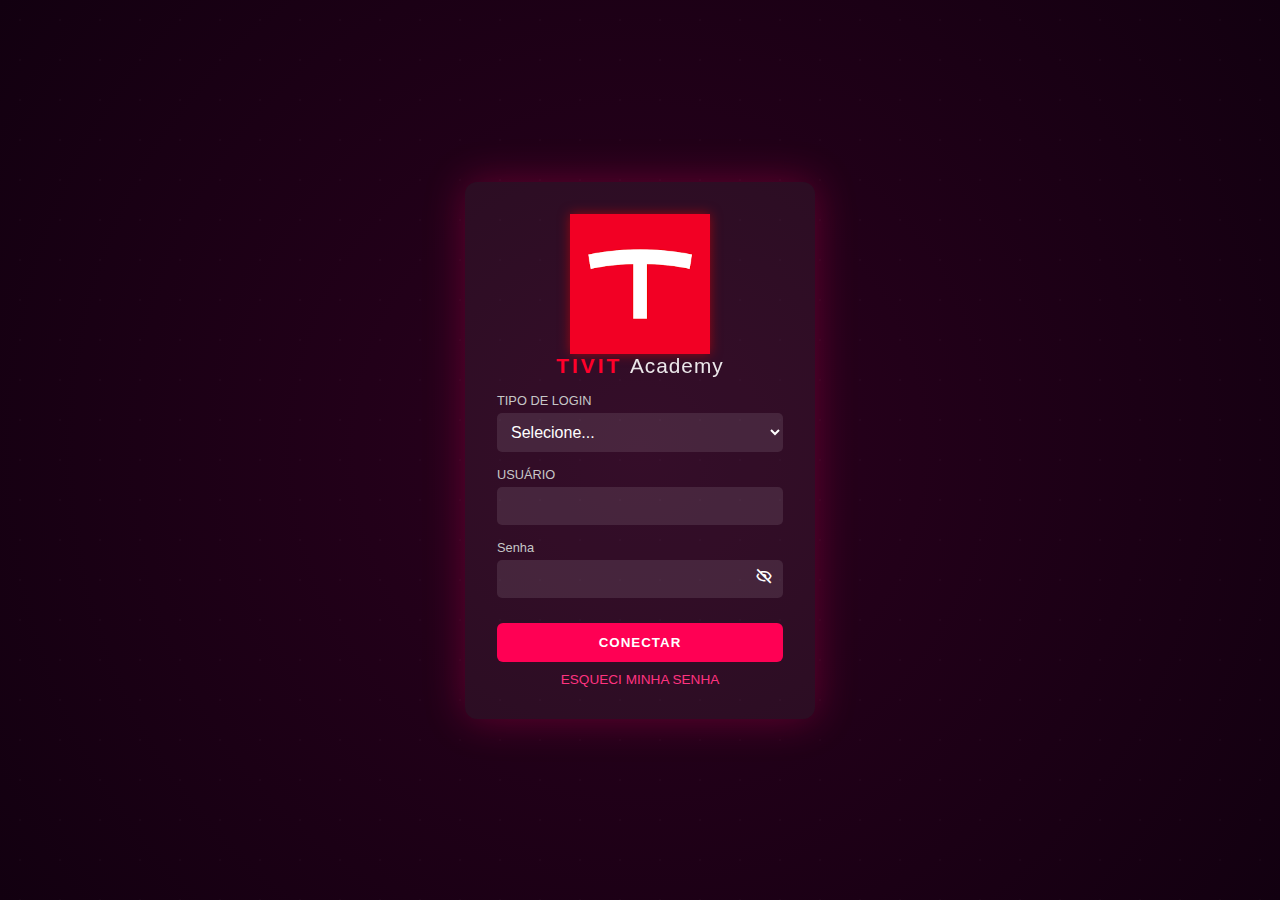
<file: index.html>
<!DOCTYPE html>
<html lang="pt-BR">
<head>
  <meta charset="UTF-8">
  <meta name="viewport" content="width=device-width, initial-scale=1.0">
  <link rel="icon" type="image/png" href="[data-uri]">
  <title> TIVIT Academy</title>
  <link href='https://unpkg.com/boxicons@2.1.4/css/boxicons.min.css' rel='stylesheet'>
  <link rel="stylesheet" href="style.css">
</head>
<body>
  <div class="background"></div>
  <div class="login-container">

    <div class="logo">
  <img src="[data-uri]" 
       alt="Logo TIVIT">
  <p class="brand-text"><span class="tivit">TIVIT</span> <span class="academy">Academy</span></p>
</div>

    
    <form id="loginForm">
  <label for="tipo">TIPO DE LOGIN</label>
  <select id="tipo" name="tipo" required>
    <option value="" disabled selected>Selecione...</option>
    <option value="aluno">Aluno</option>
    <option value="professor">Professor</option>
    <option value="administrador">Administrador</option>
  </select>

  <label for="usuario">USUÁRIO</label>
  <input type="text" id="usuario" name="usuario" required>

  <label for="senha">Senha</label>
    <div class="senha-wrapper">
    <input type="password" id="senha" required>
    <i class='bx bx-hide toggle-senha' id="toggleSenha"></i>
    </div>

  <button type="submit" class="btn">CONECTAR</button>
  <a href="#" class="forgot">ESQUECI MINHA SENHA</a>
</form>

  </div>

  <script src="script.js"></script>
</body>
</html>
</file>
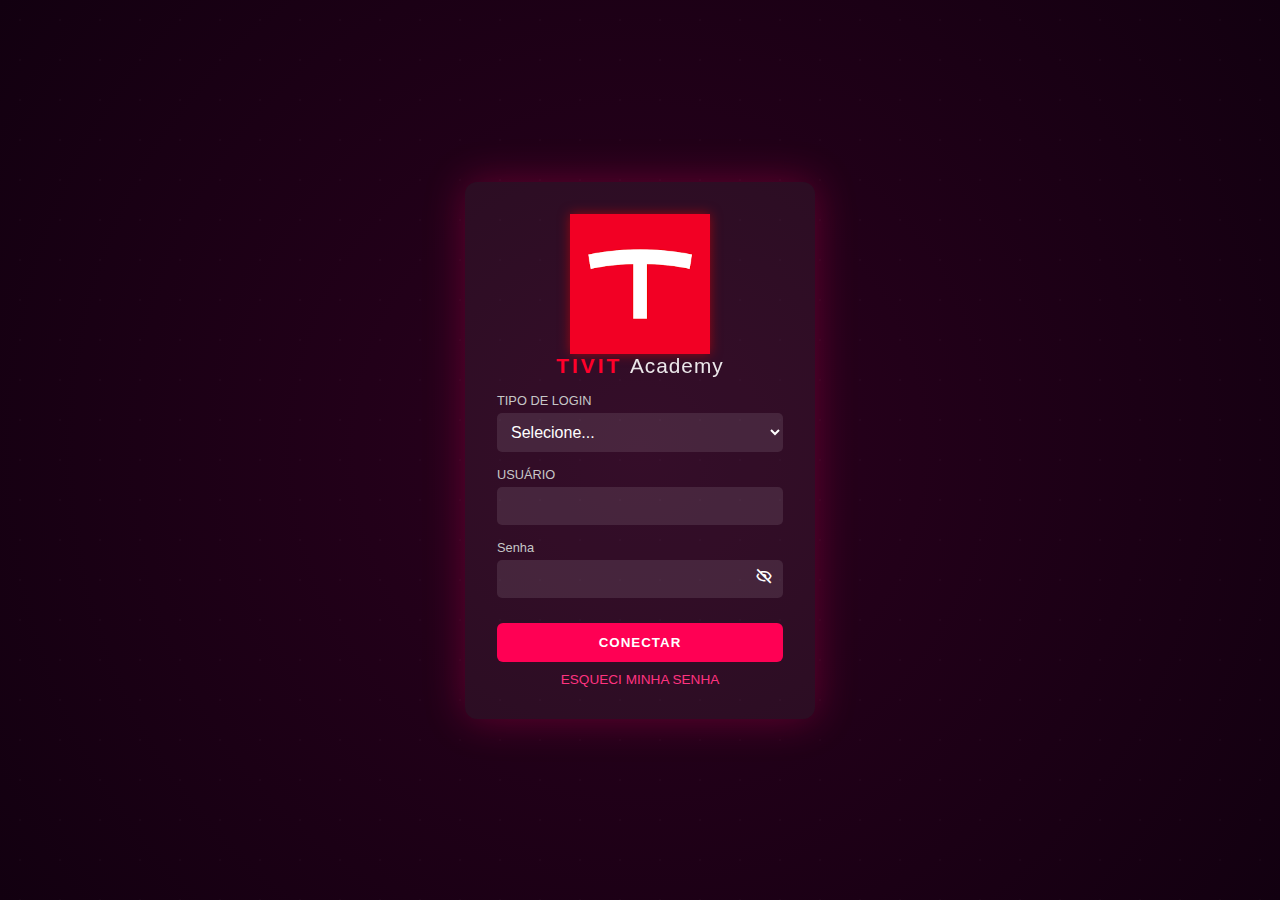
<file: frontend/index.html>
<!DOCTYPE html>
<html lang="pt-BR">
<head>
  <meta charset="UTF-8">
  <meta name="viewport" content="width=device-width, initial-scale=1.0">
  <link rel="icon" type="image/png" href="[data-uri]">
  <title> TIVIT Academy</title>
  <link href='https://unpkg.com/boxicons@2.1.4/css/boxicons.min.css' rel='stylesheet'>
  <link rel="stylesheet" href="style.css">
</head>
<body>
  <div class="background"></div>
  <div class="login-container">

    <div class="logo">
      <img src="[data-uri]" 
       alt="Logo TIVIT">
      <p class="brand-text"><span class="tivit">TIVIT</span> <span class="academy">Academy</span></p>
    </div>

    
    <form id="loginForm">
      <label for="tipo">TIPO DE LOGIN</label>
      <select id="tipo" name="tipo" required>
        <option value="" disabled selected>Selecione...</option>
        <option value="aluno">Aluno</option>
        <option value="professor">Professor</option>
        <option value="administrador">Administrador</option>
      </select>

      <label for="usuario">USUÁRIO</label>
      <input type="text" id="usuario" name="usuario" required>

      <label for="senha">Senha</label>
        <div class="senha-wrapper">
        <input type="password" id="senha" required>
        <i class='bx bx-hide toggle-senha' id="toggleSenha"></i>
        </div>

      <button type="submit" class="btn">CONECTAR</button>
      <a href="#" class="forgot">ESQUECI MINHA SENHA</a>
    </form>

  </div>

  <script src="script.js"></script>
</body>
</html>
</file>
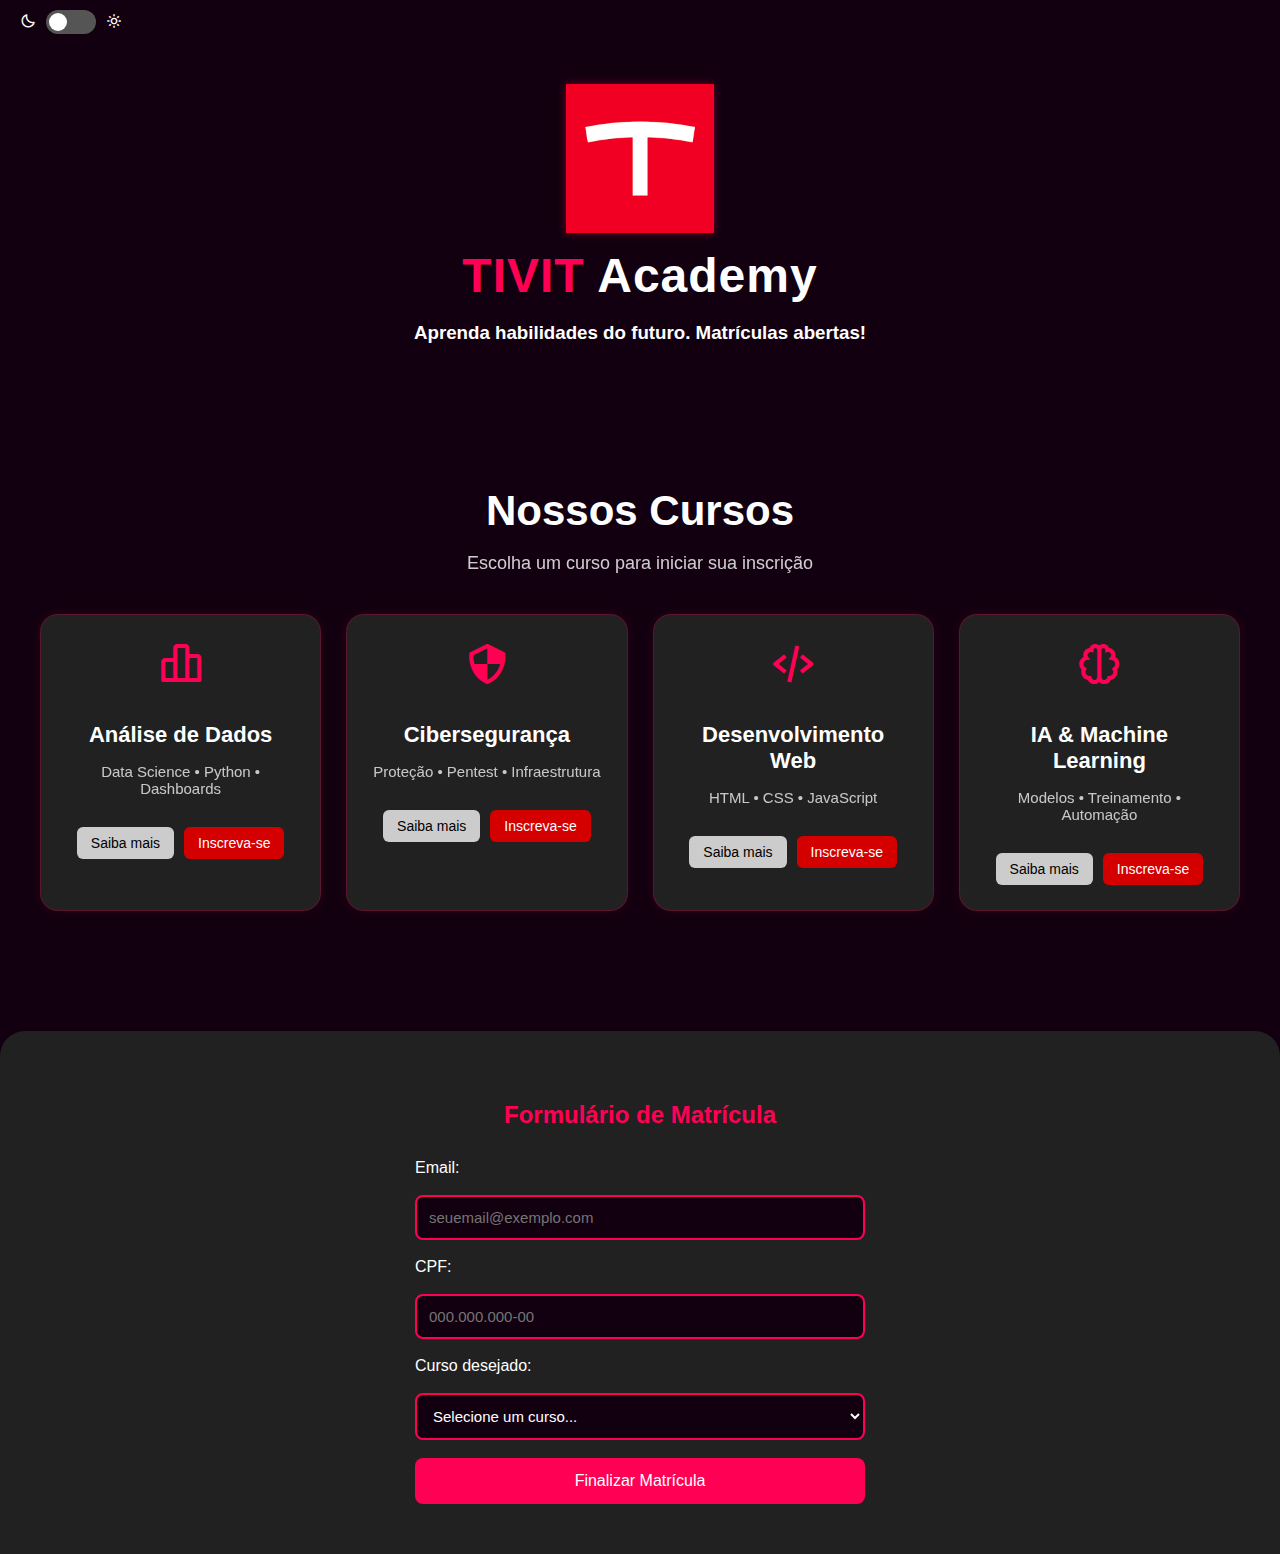
<file: matricula/index.html>
<!DOCTYPE html>
<html lang="pt-BR">
<head>
  <meta charset="UTF-8">
  <title>TIVIT Academy - Matrícula</title>
  <link rel="stylesheet" href="styles.css">
  <link href='https://unpkg.com/boxicons@2.1.4/css/boxicons.min.css' rel='stylesheet'>
</head>

<body>
  <!-- Toggle de Tema -->
  <div class="theme-toggle">
    <span><i class='bx  bx-moon'  ></i> </span>
    <label class="switch">
      <input type="checkbox" id="themeSwitch">
      <span class="slider"></span>
    </label>
    <span><i class='bx  bx-sun'  ></i> </span>
  </div>

  <!-- SEÇÃO HERO -->
<header class="header-hero">

    <!-- LOGO DA TIVIT -->
    <img src="[data-uri]" class="tivit-logo">

    <!-- TÍTULO CENTRALIZADO -->
    <h1>
        <span class="tivit-red">TIVIT</span> Academy
    </h1>
    <h3>
        Aprenda habilidades do futuro. Matrículas abertas!
    </h3>

</header>



    <section class="hero">
        <h2>Nossos Cursos</h2>
        <p>Escolha um curso para iniciar sua inscrição</p>

        <div class="courses">

            <div class="course-card">
                <i class='bx bx-bar-chart-alt-2 course-icon'></i>
                <h3>Análise de Dados</h3>
                <p>Data Science • Python • Dashboards</p>

                <div class="card-buttons">
                    <button onclick="showDetails('Análise de Dados')">Saiba mais</button>
                    <button onclick="goToForm()">Inscreva-se</button>
                </div>
            </div>

            <div class="course-card">
                <i class='bx bx-shield-quarter course-icon'></i>
                <h3>Cibersegurança</h3>
                <p>Proteção • Pentest • Infraestrutura</p>

                <div class="card-buttons">
                    <button onclick="showDetails('Cibersegurança')">Saiba mais</button>
                    <button onclick="goToForm()">Inscreva-se</button>
                </div>
            </div>

            <div class="course-card">
                <i class='bx bx-code-alt course-icon'></i>
                <h3>Desenvolvimento Web</h3>
                <p>HTML • CSS • JavaScript</p>

                <div class="card-buttons">
                    <button onclick="showDetails('Desenvolvimento Web')">Saiba mais</button>
                    <button onclick="goToForm()">Inscreva-se</button>
                </div>
            </div>

            <div class="course-card">
                <i class='bx bx-brain course-icon'></i>
                <h3>IA & Machine Learning</h3>
                <p>Modelos • Treinamento • Automação</p>

                <div class="card-buttons">
                    <button onclick="showDetails('IA & Machine Learning')">Saiba mais</button>
                    <button onclick="goToForm()">Inscreva-se</button>
                </div>
            </div>

        </div>
    </section>

    <!-- POPUP / MODAL -->
    <div id="modal" class="modal">
        <div class="modal-content">
            <span class="close" onclick="closeModal()">&times;</span>
            <h2 id="modalTitle"></h2>
            <p id="modalText"></p>

            <button class="btn-inscrever" onclick="goToForm(); closeModal();">
                Inscreva-se
            </button>
        </div>
    </div>



  <!-- SEÇÃO FORMULÁRIO -->
  <section id="matricula" class="form-section">
    <h2>Formulário de Matrícula</h2>

    <form id="formMatricula">
      <label>Email:</label>
      <input type="email" required placeholder="seuemail@exemplo.com">

      <label>CPF:</label>
      <input type="text" id="cpf" required placeholder="000.000.000-00" maxlength="14">

      <label>Curso desejado:</label>
      <select required>
        <option value="" disabled selected>Selecione um curso...</option>
        <option>Desenvolvimento FullStack</option>
        <option>Segurança da Informação</option>
        <option>Cloud Computing</option>
        <option>Data Science</option>
        <option>UX/UI Design</option>
      </select>

      <button type="submit" class="btn-enviar">Finalizar Matrícula</button>
    </form>
  </section>

  <script src="script.js"></script>
</body>
</html>
</file>
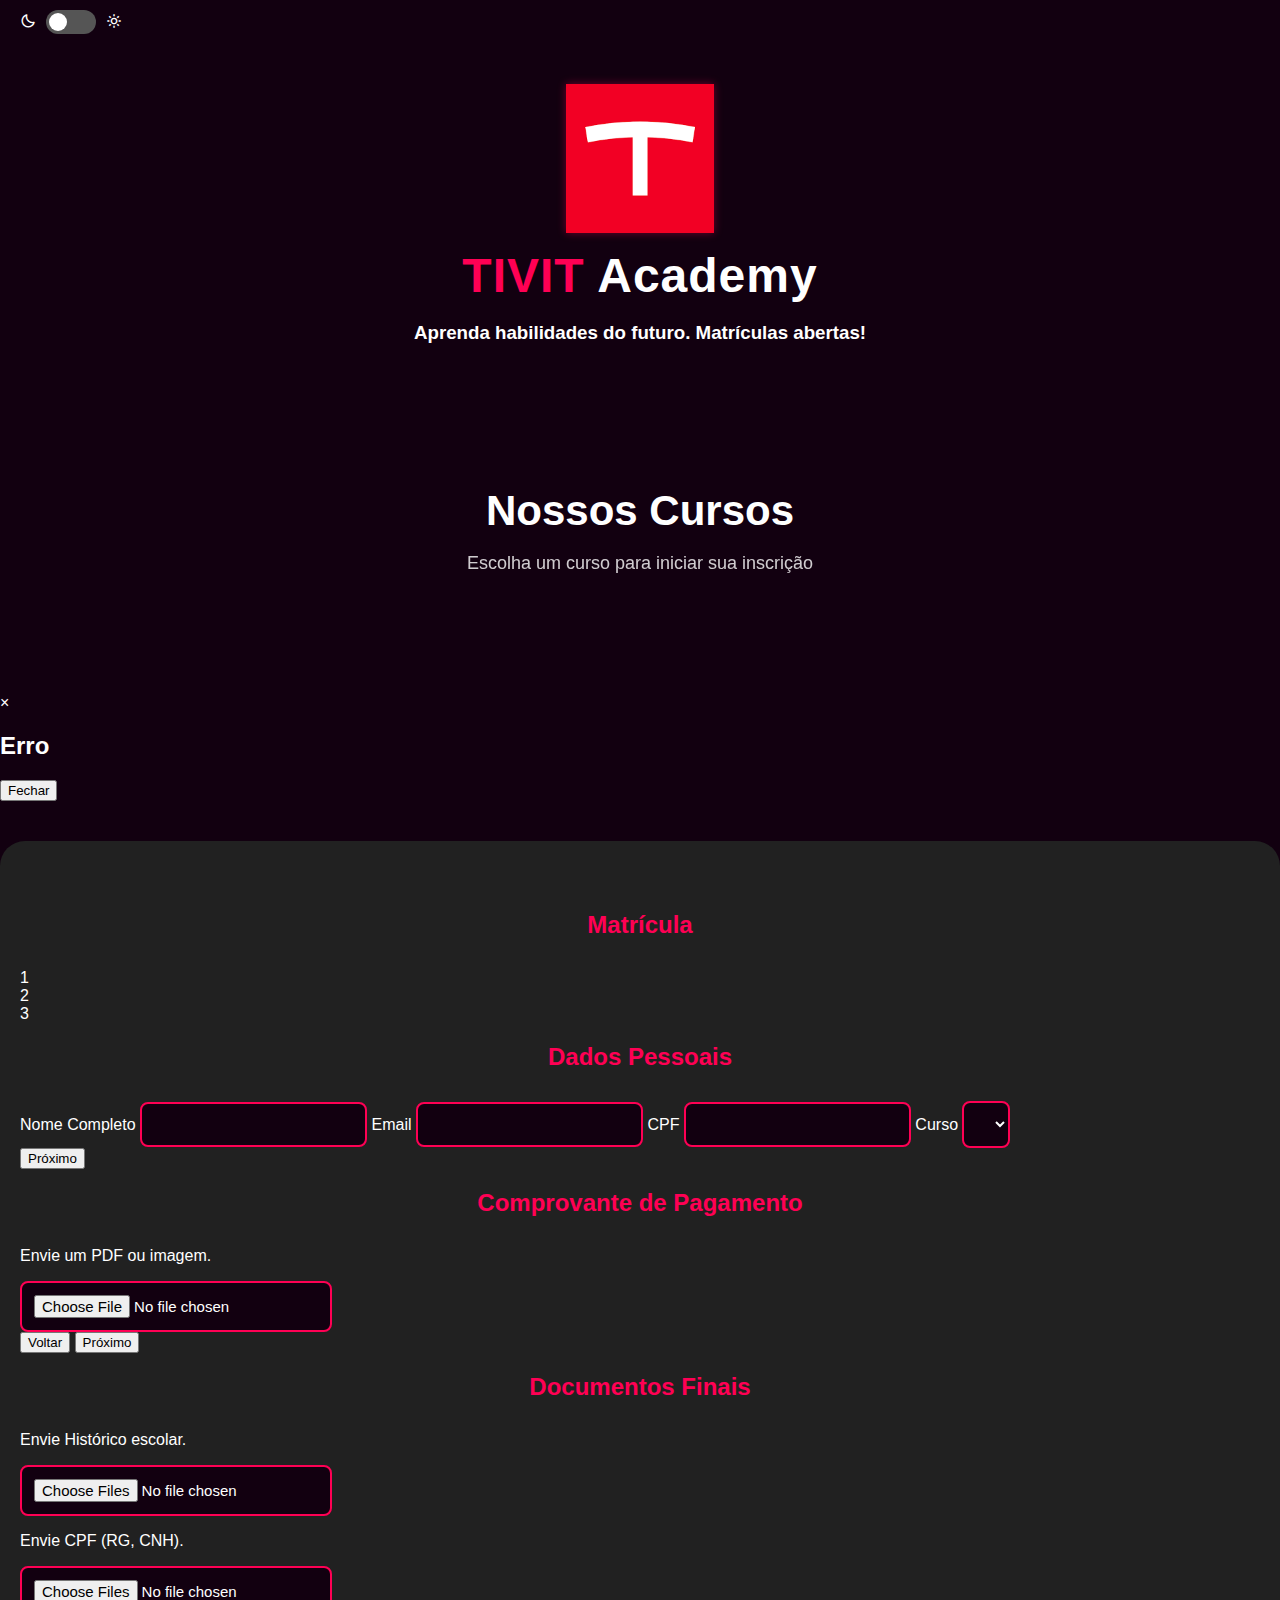
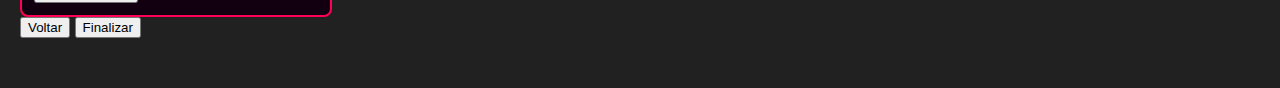
<file: frontend/matricula/index.html>
<!DOCTYPE html>
<html lang="pt-BR">
<head>
  <meta charset="UTF-8">
  <title>TIVIT Academy - Matrícula</title>
  <link rel="stylesheet" href="styles.css">
  <link rel="icon" type="image/png" href="[data-uri]">
  <link href='https://unpkg.com/boxicons@2.1.4/css/boxicons.min.css' rel='stylesheet'>
</head>

<body>

<!-- ======================= TEMA ======================= -->
<div class="theme-toggle">
  <span><i class='bx bx-moon'></i></span>
  <label class="switch">
    <input type="checkbox" id="themeSwitch">
    <span class="slider"></span>
  </label>
  <span><i class='bx bx-sun'></i></span>
</div>

<!-- ======================= HEADER ======================= -->
<header class="header-hero">

  <img src="[data-uri]" class="tivit-logo">

  <h1><span class="tivit-red">TIVIT</span> Academy</h1>
  <h3>Aprenda habilidades do futuro. Matrículas abertas!</h3>
</header>

<!-- ======================= LISTA DE CURSOS ======================= -->
<section class="hero">
  <h2>Nossos Cursos</h2>
  <p>Escolha um curso para iniciar sua inscrição</p>

  <div class="courses" id="coursesContainer"></div>
</section>

<!-- ======================= MODAL ======================= -->
<div id="modal" class="modal">
  <div class="modal-content">
    <span class="close" onclick="closeModal()">&times;</span>
    <h2 id="modalTitle"></h2>
    <p id="modalText"></p>

    <button class="btn-inscrever" onclick="goToForm(); closeModal();">
      Inscreva-se
    </button>
  </div>
</div>

<div id="modalSucesso" class="modal" role="dialog" aria-modal="true" aria-labelledby="modalSucessoTitle" aria-describedby="modalSucessoDesc">
  <div class="modal-content">
    <h2 id="modalSucessoTitle">Matrícula concluída! </h2>
    <p id="modalSucessoDesc">Sua matrícula foi enviada com sucesso. Aguarde as informações no seu e-mail.</p>

    <button id="btnFecharModal" class="btn-modal">Fechar</button>
  </div>
</div>


<div id="modalErro" class="modal-erro">
  <div class="modal-conteudo">
    <span class="modal-fechar" onclick="fecharModalErro()">&times;</span>
    <h2>Erro</h2>
    <p id="modalErroMensagem"></p>
    <button onclick="fecharModalErro()" class="btn-fechar">Fechar</button>
  </div>
</div>

<!-- =============== Etapas matriculas ================ -->


<section id="matricula" class="form-section">
  <h2>Matrícula</h2>

  <div class="wizard-container">

    <!-- 🔵 Barra de progresso -->
    <div class="progress-bar">
      <div class="step active">1</div>
      <div class="step">2</div>
      <div class="step">3</div>
    </div>

    <!-- 🟦 ETAPA 1 -->
    <div class="wizard-step active" id="step1">
      <h2>Dados Pessoais</h2>

      <label>Nome Completo</label>
      <input type="text" id="nome" required>

      <label>Email</label>
      <input type="email" id="email" required>

      <label>CPF</label>
      <input type="text" id="cpf" required>

      <label>Curso</label>
      <select id="cursoSelect"></select>

      <div class="wizard-buttons">
        <button class="next" onclick="nextStep()">Próximo</button>
      </div>
    </div>

    <!-- 🟦 ETAPA 2 -->
    <div class="wizard-step" id="step2">
      <h2>Comprovante de Pagamento</h2>
      <p>Envie um PDF ou imagem.</p>

      <input type="file" id="comprovante" accept="application/pdf,image/*" required>

      <div class="wizard-buttons">
        <button class="back" onclick="prevStep()">Voltar</button>
        <button class="next" onclick="nextStep()">Próximo</button>
      </div>
    </div>

    <!-- 🟦 ETAPA 3 -->
    <div class="wizard-step" id="step3">
      <h2>Documentos Finais</h2>
      <p>Envie Histórico escolar.</p>

      <input type="file" id="documento_historico" accept="application/pdf,image/*" multiple required>

      <p>Envie CPF (RG, CNH).</p>

      <input type="file" id="documento_cpf" accept="application/pdf,image/*" multiple required>

      <div class="wizard-buttons">
        <button class="back" onclick="prevStep()">Voltar</button>
        <button class="finish" onclick="finalizarMatricula()">Finalizar</button>
      </div>
    </div>

  </div>
</section>

<script src="script.js"></script>
</body>
</html>
</file>
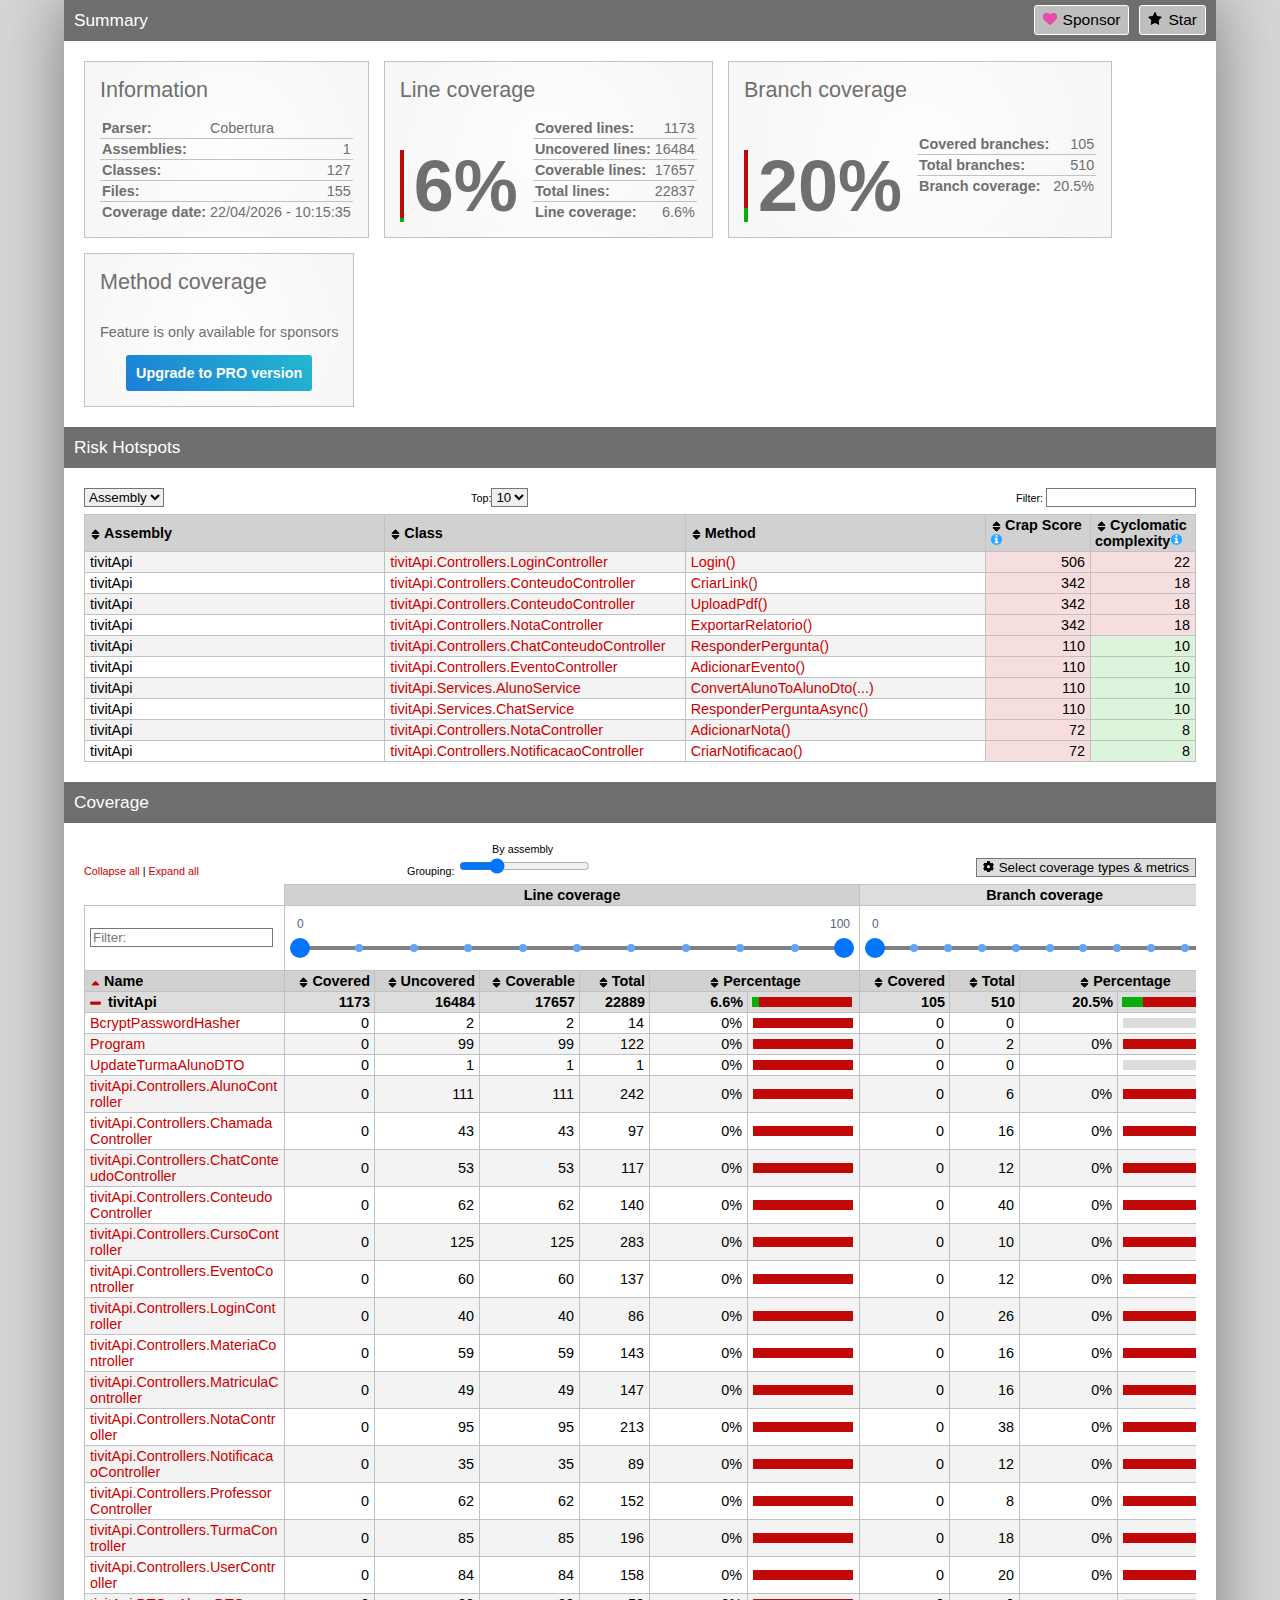
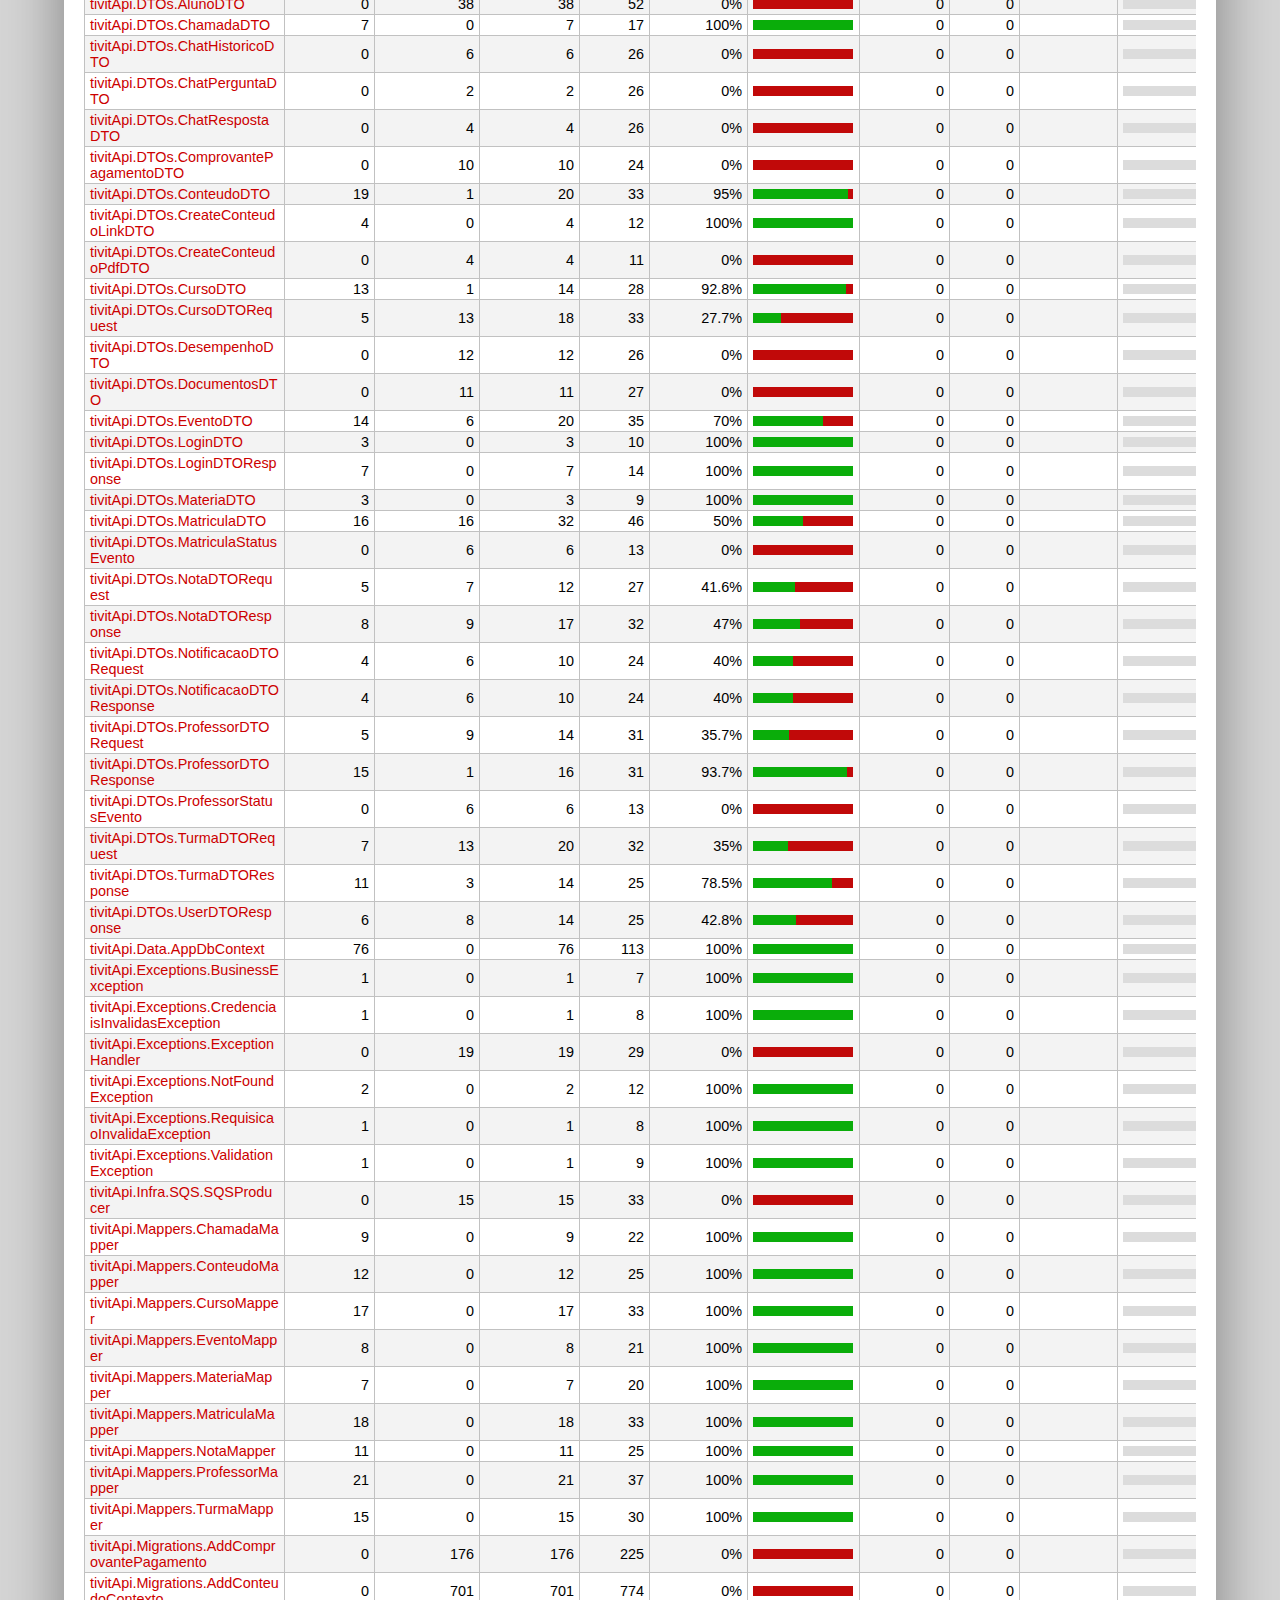
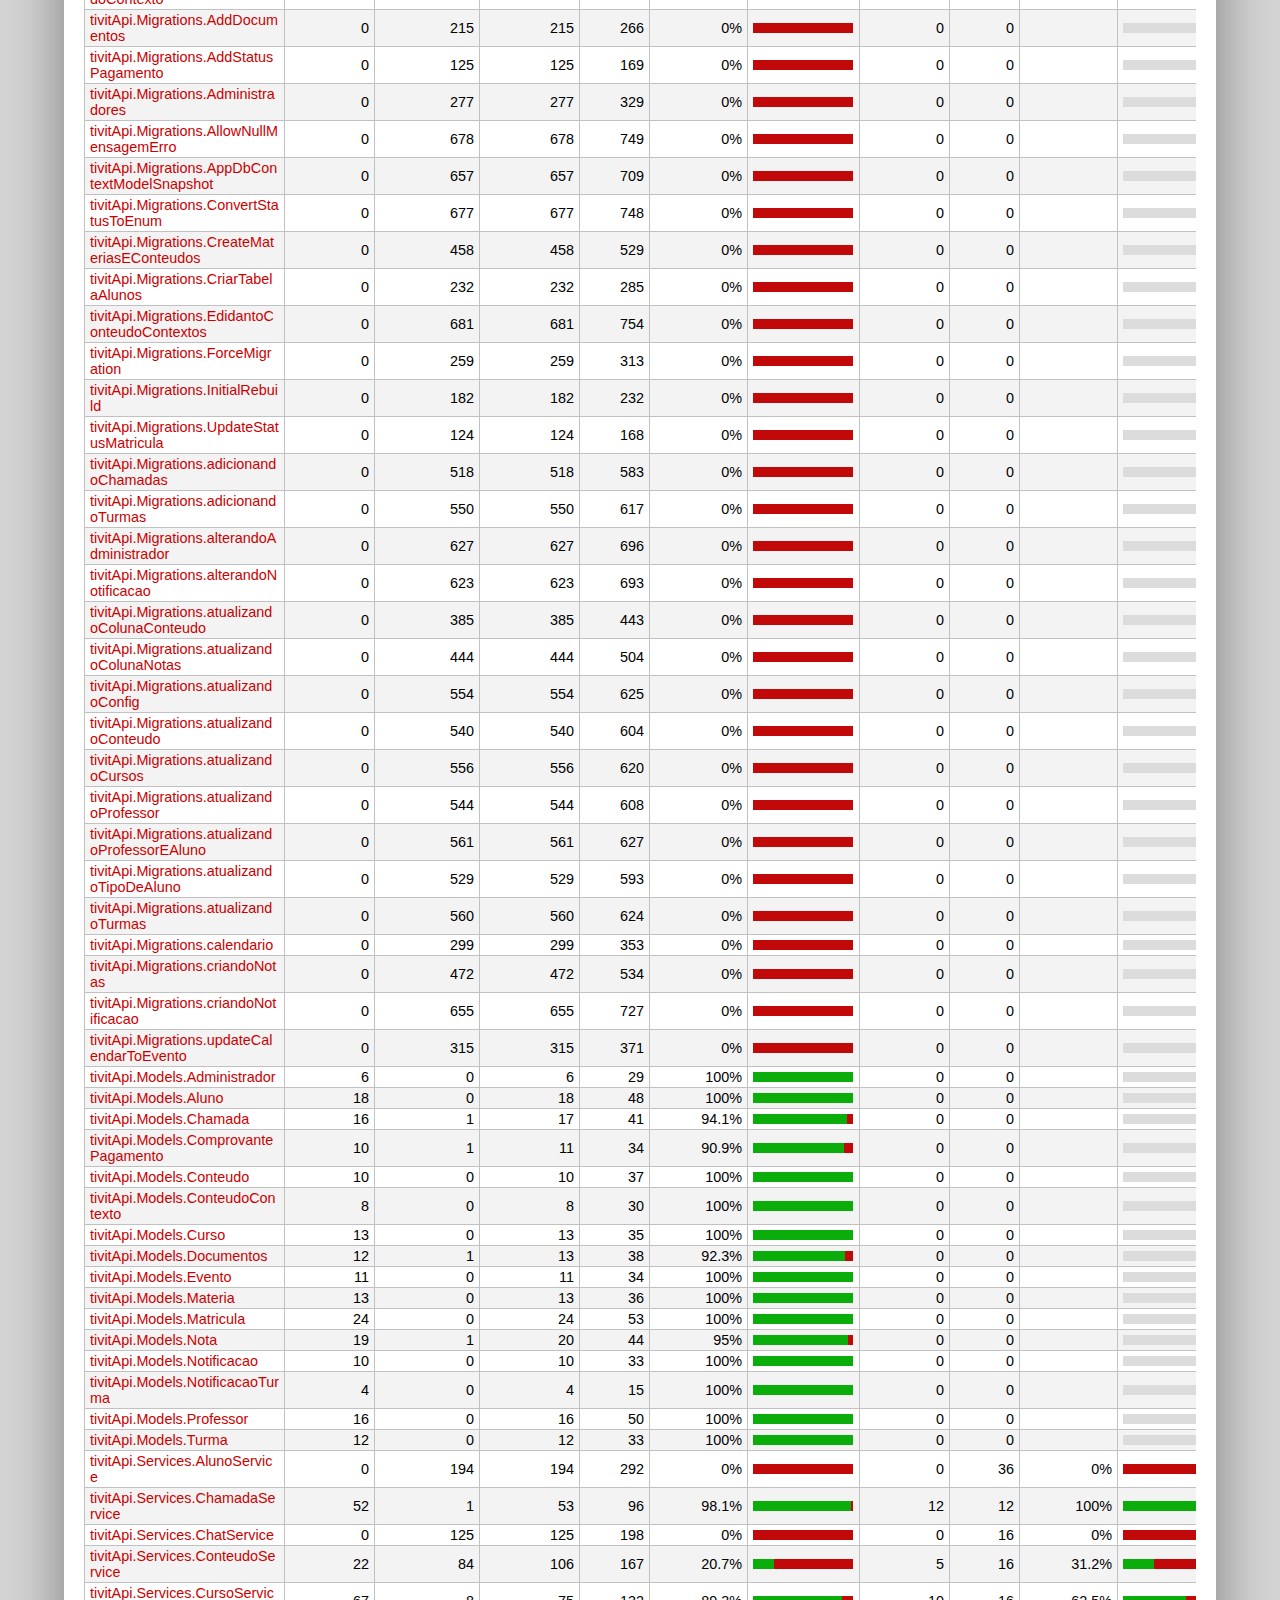
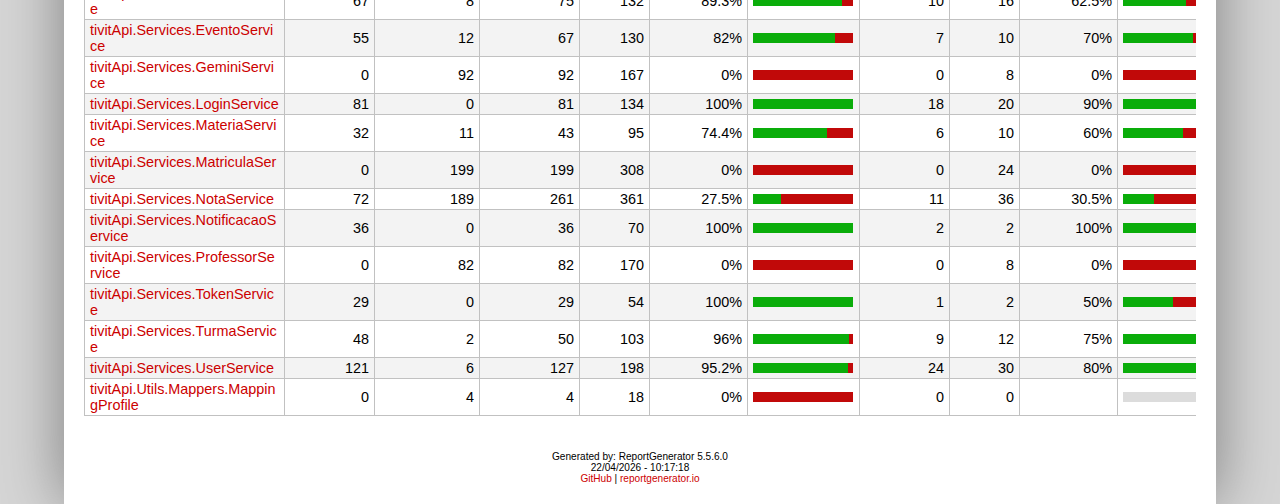
<file: backend/tivitApi.Tests/coveragereport/index.htm>
<!DOCTYPE html>
<html>
<head>
<meta charset="utf-8" />
<meta name="viewport" content="width=device-width, initial-scale=1.0" />
<meta http-equiv="X-UA-Compatible" content="IE=EDGE,chrome=1" />
<link href="[data-uri]" rel="icon" type="image/x-icon" />
<title>Summary - Coverage Report</title>
<link rel="stylesheet" type="text/css" href="report.css" />
</head><body><div class="container"><div class="containerleft">
<h1>Summary<a class="button" href="https://github.com/danielpalme/ReportGenerator" title="Star on GitHub"><i class="icon-star"></i>Star</a><a class="button" href="https://github.com/sponsors/danielpalme" title="Become a sponsor"><i class="icon-sponsor"></i>Sponsor</a></h1>
<div class="card-group">
<div class="card">
<div class="card-header">Information</div>
<div class="card-body">
<div class="table">
<table>
<tr>
<th>Parser:</th>
<td class="limit-width " title="Cobertura">Cobertura</td>
</tr>
<tr>
<th>Assemblies:</th>
<td class="limit-width right" title="1">1</td>
</tr>
<tr>
<th>Classes:</th>
<td class="limit-width right" title="127">127</td>
</tr>
<tr>
<th>Files:</th>
<td class="limit-width right" title="155">155</td>
</tr>
<tr>
<th>Coverage date:</th>
<td class="limit-width " title="22/04/2026 - 10:15:35">22/04/2026 - 10:15:35</td>
</tr>
</table>
</div>
</div>
</div>
<div class="card">
<div class="card-header">Line coverage</div>
<div class="card-body">
<div class="large cardpercentagebar cardpercentagebar93">6%</div>
<div class="table">
<table>
<tr>
<th>Covered lines:</th>
<td class="limit-width right" title="1173">1173</td>
</tr>
<tr>
<th>Uncovered lines:</th>
<td class="limit-width right" title="16484">16484</td>
</tr>
<tr>
<th>Coverable lines:</th>
<td class="limit-width right" title="17657">17657</td>
</tr>
<tr>
<th>Total lines:</th>
<td class="limit-width right" title="22837">22837</td>
</tr>
<tr>
<th>Line coverage:</th>
<td class="limit-width right" title="1173 of 17657">6.6%</td>
</tr>
</table>
</div>
</div>
</div>
<div class="card">
<div class="card-header">Branch coverage</div>
<div class="card-body">
<div class="large cardpercentagebar cardpercentagebar80">20%</div>
<div class="table">
<table>
<tr>
<th>Covered branches:</th>
<td class="limit-width right" title="105">105</td>
</tr>
<tr>
<th>Total branches:</th>
<td class="limit-width right" title="510">510</td>
</tr>
<tr>
<th>Branch coverage:</th>
<td class="limit-width right" title="105 of 510">20.5%</td>
</tr>
</table>
</div>
</div>
</div>
<div class="card">
<div class="card-header">Method coverage</div>
<div class="card-body">
<div class="center">
<p>Feature is only available for sponsors</p>
<a class="pro-button" href="https://reportgenerator.io/pro" target="_blank">Upgrade to PRO version</a>
</div>
</div>
</div>
</div>
<h1>Risk Hotspots</h1>
<risk-hotspots>
<div class="table-responsive">
<table class="overview table-fixed stripped">
<colgroup>
<col class="column-min-200" />
<col class="column-min-200" />
<col class="column-min-200" />
<col class="column105" />
<col class="column105" />
</colgroup>
<thead><tr><th>Assembly</th>
<th>Class</th>
<th>Method</th>
<th>Crap Score <a href="https://googletesting.blogspot.de/2011/02/this-code-is-crap.html" target="_blank"><i class="icon-info-circled"></i></a></th>
<th>Cyclomatic complexity <a href="https://en.wikipedia.org/wiki/Cyclomatic_complexity" target="_blank"><i class="icon-info-circled"></i></a></th>
</tr></thead>
<tbody>
<tr>
<td>tivitApi</td>
<td><a href="tivitApi_LoginController.html">tivitApi.Controllers.LoginController</a></td>
<td title="Login()"><a href="tivitApi_LoginController.html#file0_line34">Login()</a></td><td class="lightred right">506</td>
<td class="lightred right">22</td>
</tr>
<tr>
<td>tivitApi</td>
<td><a href="tivitApi_ConteudoController.html">tivitApi.Controllers.ConteudoController</a></td>
<td title="CriarLink()"><a href="tivitApi_ConteudoController.html#file0_line84">CriarLink()</a></td><td class="lightred right">342</td>
<td class="lightred right">18</td>
</tr>
<tr>
<td>tivitApi</td>
<td><a href="tivitApi_ConteudoController.html">tivitApi.Controllers.ConteudoController</a></td>
<td title="UploadPdf()"><a href="tivitApi_ConteudoController.html#file0_line39">UploadPdf()</a></td><td class="lightred right">342</td>
<td class="lightred right">18</td>
</tr>
<tr>
<td>tivitApi</td>
<td><a href="tivitApi_NotaController.html">tivitApi.Controllers.NotaController</a></td>
<td title="ExportarRelatorio()"><a href="tivitApi_NotaController.html#file0_line186">ExportarRelatorio()</a></td><td class="lightred right">342</td>
<td class="lightred right">18</td>
</tr>
<tr>
<td>tivitApi</td>
<td><a href="tivitApi_ChatConteudoController.html">tivitApi.Controllers.ChatConteudoController</a></td>
<td title="ResponderPergunta()"><a href="tivitApi_ChatConteudoController.html#file0_line43">ResponderPergunta()</a></td><td class="lightred right">110</td>
<td class="lightgreen right">10</td>
</tr>
<tr>
<td>tivitApi</td>
<td><a href="tivitApi_EventoController.html">tivitApi.Controllers.EventoController</a></td>
<td title="AdicionarEvento()"><a href="tivitApi_EventoController.html#file0_line35">AdicionarEvento()</a></td><td class="lightred right">110</td>
<td class="lightgreen right">10</td>
</tr>
<tr>
<td>tivitApi</td>
<td><a href="tivitApi_AlunoService.html">tivitApi.Services.AlunoService</a></td>
<td title="ConvertAlunoToAlunoDto(tivitApi.Models.Aluno)"><a href="tivitApi_AlunoService.html#file0_line42">ConvertAlunoToAlunoDto(...)</a></td><td class="lightred right">110</td>
<td class="lightgreen right">10</td>
</tr>
<tr>
<td>tivitApi</td>
<td><a href="tivitApi_ChatService.html">tivitApi.Services.ChatService</a></td>
<td title="ResponderPerguntaAsync()"><a href="tivitApi_ChatService.html#file0_line46">ResponderPerguntaAsync()</a></td><td class="lightred right">110</td>
<td class="lightgreen right">10</td>
</tr>
<tr>
<td>tivitApi</td>
<td><a href="tivitApi_NotaController.html">tivitApi.Controllers.NotaController</a></td>
<td title="AdicionarNota()"><a href="tivitApi_NotaController.html#file0_line37">AdicionarNota()</a></td><td class="lightred right">72</td>
<td class="lightgreen right">8</td>
</tr>
<tr>
<td>tivitApi</td>
<td><a href="tivitApi_NotificacaoController.html">tivitApi.Controllers.NotificacaoController</a></td>
<td title="CriarNotificacao()"><a href="tivitApi_NotificacaoController.html#file0_line36">CriarNotificacao()</a></td><td class="lightred right">72</td>
<td class="lightgreen right">8</td>
</tr>
<tr>
<td>tivitApi</td>
<td><a href="tivitApi_TurmaController.html">tivitApi.Controllers.TurmaController</a></td>
<td title="AtualizarTurma()"><a href="tivitApi_TurmaController.html#file0_line167">AtualizarTurma()</a></td><td class="lightred right">72</td>
<td class="lightgreen right">8</td>
</tr>
<tr>
<td>tivitApi</td>
<td><a href="tivitApi_AlunoService.html">tivitApi.Services.AlunoService</a></td>
<td title="ResetSenha()"><a href="tivitApi_AlunoService.html#file0_line244">ResetSenha()</a></td><td class="lightred right">72</td>
<td class="lightgreen right">8</td>
</tr>
<tr>
<td>tivitApi</td>
<td><a href="tivitApi_ConteudoService.html">tivitApi.Services.ConteudoService</a></td>
<td title="CriarConteudoPdfAsync()"><a href="tivitApi_ConteudoService.html#file0_line35">CriarConteudoPdfAsync()</a></td><td class="lightred right">72</td>
<td class="lightgreen right">8</td>
</tr>
<tr>
<td>tivitApi</td>
<td><a href="tivitApi_NotaService.html">tivitApi.Services.NotaService</a></td>
<td title="GetDesempenhoByAlunoId()"><a href="tivitApi_NotaService.html#file0_line187">GetDesempenhoByAlunoId()</a></td><td class="lightred right">72</td>
<td class="lightgreen right">8</td>
</tr>
<tr>
<td>tivitApi</td>
<td><a href="tivitApi_ChamadaController.html">tivitApi.Controllers.ChamadaController</a></td>
<td title="AtualizarChamada()"><a href="tivitApi_ChamadaController.html#file0_line73">AtualizarChamada()</a></td><td class="lightred right">42</td>
<td class="lightgreen right">6</td>
</tr>
<tr>
<td>tivitApi</td>
<td><a href="tivitApi_ChamadaController.html">tivitApi.Controllers.ChamadaController</a></td>
<td title="RealizarChamada()"><a href="tivitApi_ChamadaController.html#file0_line36">RealizarChamada()</a></td><td class="lightred right">42</td>
<td class="lightgreen right">6</td>
</tr>
<tr>
<td>tivitApi</td>
<td><a href="tivitApi_MateriaController.html">tivitApi.Controllers.MateriaController</a></td>
<td title="GetMateriasByCursoId()"><a href="tivitApi_MateriaController.html#file0_line72">GetMateriasByCursoId()</a></td><td class="lightred right">42</td>
<td class="lightgreen right">6</td>
</tr>
<tr>
<td>tivitApi</td>
<td><a href="tivitApi_MatriculaController.html">tivitApi.Controllers.MatriculaController</a></td>
<td title="EnviarComprovantePagamento()"><a href="tivitApi_MatriculaController.html#file0_line69">EnviarComprovantePagamento()</a></td><td class="lightred right">42</td>
<td class="lightgreen right">6</td>
</tr>
<tr>
<td>tivitApi</td>
<td><a href="tivitApi_MatriculaController.html">tivitApi.Controllers.MatriculaController</a></td>
<td title="EnviarDocumentos()"><a href="tivitApi_MatriculaController.html#file0_line91">EnviarDocumentos()</a></td><td class="lightred right">42</td>
<td class="lightgreen right">6</td>
</tr>
<tr>
<td>tivitApi</td>
<td><a href="tivitApi_NotaController.html">tivitApi.Controllers.NotaController</a></td>
<td title="GetAllNotasByNome()"><a href="tivitApi_NotaController.html#file0_line157">GetAllNotasByNome()</a></td><td class="lightred right">42</td>
<td class="lightgreen right">6</td>
</tr>
</tbody>
</table>
</div>
</risk-hotspots>
<h1>Coverage</h1>
<coverage-info>
<div class="table-responsive">
<table class="overview table-fixed stripped">
<colgroup>
<col class="column-min-200" />
<col class="column90" />
<col class="column105" />
<col class="column100" />
<col class="column70" />
<col class="column98" />
<col class="column112" />
<col class="column90" />
<col class="column70" />
<col class="column98" />
<col class="column112" />
</colgroup>
<thead>
<tr class="header"><th></th><th colspan="6" class="center">Line coverage</th><th colspan="4" class="center">Branch coverage</th></tr>
<tr><th>Name</th><th class="right">Covered</th><th class="right">Uncovered</th><th class="right">Coverable</th><th class="right">Total</th><th class="center" colspan="2">Percentage</th><th class="right">Covered</th><th class="right">Total</th><th class="center" colspan="2">Percentage</th></tr></thead>
<tbody>
<tr><th>tivitApi</th><th class="right">1173</th><th class="right">16484</th><th class="right">17657</th><th class="right">22889</th><th title="1173/17657" class="right">6.6%</th><th><table class="coverage"><tr><td class="green covered7">&nbsp;</td><td class="red covered93">&nbsp;</td></tr></table></th><th class="right">105</th><th class="right">510</th><th class="right" title="105/510">20.5%</th><th><table class="coverage"><tr><td class="green covered20">&nbsp;</td><td class="red covered80">&nbsp;</td></tr></table></th></tr>
<tr><td><a href="tivitApi_BcryptPasswordHasher.html">BcryptPasswordHasher</a></td><td class="right">0</td><td class="right">2</td><td class="right">2</td><td class="right">14</td><td title="0/2" class="right">0%</td><td><table class="coverage"><tr><td class="red covered100">&nbsp;</td></tr></table></td><td class="right">0</td><td class="right">0</td><td class="right" title="-"></td><td><table class="coverage"><tr><td class="gray covered100">&nbsp;</td></tr></table></td></tr>
<tr><td><a href="tivitApi_Program.html">Program</a></td><td class="right">0</td><td class="right">99</td><td class="right">99</td><td class="right">122</td><td title="0/99" class="right">0%</td><td><table class="coverage"><tr><td class="red covered100">&nbsp;</td></tr></table></td><td class="right">0</td><td class="right">2</td><td class="right" title="0/2">0%</td><td><table class="coverage"><tr><td class="red covered100">&nbsp;</td></tr></table></td></tr>
<tr><td><a href="tivitApi_AlunoController.html">tivitApi.Controllers.AlunoController</a></td><td class="right">0</td><td class="right">111</td><td class="right">111</td><td class="right">242</td><td title="0/111" class="right">0%</td><td><table class="coverage"><tr><td class="red covered100">&nbsp;</td></tr></table></td><td class="right">0</td><td class="right">6</td><td class="right" title="0/6">0%</td><td><table class="coverage"><tr><td class="red covered100">&nbsp;</td></tr></table></td></tr>
<tr><td><a href="tivitApi_ChamadaController.html">tivitApi.Controllers.ChamadaController</a></td><td class="right">0</td><td class="right">43</td><td class="right">43</td><td class="right">97</td><td title="0/43" class="right">0%</td><td><table class="coverage"><tr><td class="red covered100">&nbsp;</td></tr></table></td><td class="right">0</td><td class="right">16</td><td class="right" title="0/16">0%</td><td><table class="coverage"><tr><td class="red covered100">&nbsp;</td></tr></table></td></tr>
<tr><td><a href="tivitApi_ChatConteudoController.html">tivitApi.Controllers.ChatConteudoController</a></td><td class="right">0</td><td class="right">53</td><td class="right">53</td><td class="right">117</td><td title="0/53" class="right">0%</td><td><table class="coverage"><tr><td class="red covered100">&nbsp;</td></tr></table></td><td class="right">0</td><td class="right">12</td><td class="right" title="0/12">0%</td><td><table class="coverage"><tr><td class="red covered100">&nbsp;</td></tr></table></td></tr>
<tr><td><a href="tivitApi_ConteudoController.html">tivitApi.Controllers.ConteudoController</a></td><td class="right">0</td><td class="right">62</td><td class="right">62</td><td class="right">140</td><td title="0/62" class="right">0%</td><td><table class="coverage"><tr><td class="red covered100">&nbsp;</td></tr></table></td><td class="right">0</td><td class="right">40</td><td class="right" title="0/40">0%</td><td><table class="coverage"><tr><td class="red covered100">&nbsp;</td></tr></table></td></tr>
<tr><td><a href="tivitApi_CursoController.html">tivitApi.Controllers.CursoController</a></td><td class="right">0</td><td class="right">125</td><td class="right">125</td><td class="right">283</td><td title="0/125" class="right">0%</td><td><table class="coverage"><tr><td class="red covered100">&nbsp;</td></tr></table></td><td class="right">0</td><td class="right">10</td><td class="right" title="0/10">0%</td><td><table class="coverage"><tr><td class="red covered100">&nbsp;</td></tr></table></td></tr>
<tr><td><a href="tivitApi_EventoController.html">tivitApi.Controllers.EventoController</a></td><td class="right">0</td><td class="right">60</td><td class="right">60</td><td class="right">137</td><td title="0/60" class="right">0%</td><td><table class="coverage"><tr><td class="red covered100">&nbsp;</td></tr></table></td><td class="right">0</td><td class="right">12</td><td class="right" title="0/12">0%</td><td><table class="coverage"><tr><td class="red covered100">&nbsp;</td></tr></table></td></tr>
<tr><td><a href="tivitApi_LoginController.html">tivitApi.Controllers.LoginController</a></td><td class="right">0</td><td class="right">40</td><td class="right">40</td><td class="right">86</td><td title="0/40" class="right">0%</td><td><table class="coverage"><tr><td class="red covered100">&nbsp;</td></tr></table></td><td class="right">0</td><td class="right">26</td><td class="right" title="0/26">0%</td><td><table class="coverage"><tr><td class="red covered100">&nbsp;</td></tr></table></td></tr>
<tr><td><a href="tivitApi_MateriaController.html">tivitApi.Controllers.MateriaController</a></td><td class="right">0</td><td class="right">59</td><td class="right">59</td><td class="right">143</td><td title="0/59" class="right">0%</td><td><table class="coverage"><tr><td class="red covered100">&nbsp;</td></tr></table></td><td class="right">0</td><td class="right">16</td><td class="right" title="0/16">0%</td><td><table class="coverage"><tr><td class="red covered100">&nbsp;</td></tr></table></td></tr>
<tr><td><a href="tivitApi_MatriculaController.html">tivitApi.Controllers.MatriculaController</a></td><td class="right">0</td><td class="right">49</td><td class="right">49</td><td class="right">147</td><td title="0/49" class="right">0%</td><td><table class="coverage"><tr><td class="red covered100">&nbsp;</td></tr></table></td><td class="right">0</td><td class="right">16</td><td class="right" title="0/16">0%</td><td><table class="coverage"><tr><td class="red covered100">&nbsp;</td></tr></table></td></tr>
<tr><td><a href="tivitApi_NotaController.html">tivitApi.Controllers.NotaController</a></td><td class="right">0</td><td class="right">95</td><td class="right">95</td><td class="right">213</td><td title="0/95" class="right">0%</td><td><table class="coverage"><tr><td class="red covered100">&nbsp;</td></tr></table></td><td class="right">0</td><td class="right">38</td><td class="right" title="0/38">0%</td><td><table class="coverage"><tr><td class="red covered100">&nbsp;</td></tr></table></td></tr>
<tr><td><a href="tivitApi_NotificacaoController.html">tivitApi.Controllers.NotificacaoController</a></td><td class="right">0</td><td class="right">35</td><td class="right">35</td><td class="right">89</td><td title="0/35" class="right">0%</td><td><table class="coverage"><tr><td class="red covered100">&nbsp;</td></tr></table></td><td class="right">0</td><td class="right">12</td><td class="right" title="0/12">0%</td><td><table class="coverage"><tr><td class="red covered100">&nbsp;</td></tr></table></td></tr>
<tr><td><a href="tivitApi_ProfessorController.html">tivitApi.Controllers.ProfessorController</a></td><td class="right">0</td><td class="right">62</td><td class="right">62</td><td class="right">152</td><td title="0/62" class="right">0%</td><td><table class="coverage"><tr><td class="red covered100">&nbsp;</td></tr></table></td><td class="right">0</td><td class="right">8</td><td class="right" title="0/8">0%</td><td><table class="coverage"><tr><td class="red covered100">&nbsp;</td></tr></table></td></tr>
<tr><td><a href="tivitApi_TurmaController.html">tivitApi.Controllers.TurmaController</a></td><td class="right">0</td><td class="right">85</td><td class="right">85</td><td class="right">196</td><td title="0/85" class="right">0%</td><td><table class="coverage"><tr><td class="red covered100">&nbsp;</td></tr></table></td><td class="right">0</td><td class="right">18</td><td class="right" title="0/18">0%</td><td><table class="coverage"><tr><td class="red covered100">&nbsp;</td></tr></table></td></tr>
<tr><td><a href="tivitApi_UserController.html">tivitApi.Controllers.UserController</a></td><td class="right">0</td><td class="right">84</td><td class="right">84</td><td class="right">158</td><td title="0/84" class="right">0%</td><td><table class="coverage"><tr><td class="red covered100">&nbsp;</td></tr></table></td><td class="right">0</td><td class="right">20</td><td class="right" title="0/20">0%</td><td><table class="coverage"><tr><td class="red covered100">&nbsp;</td></tr></table></td></tr>
<tr><td><a href="tivitApi_AppDbContext.html">tivitApi.Data.AppDbContext</a></td><td class="right">76</td><td class="right">0</td><td class="right">76</td><td class="right">113</td><td title="76/76" class="right">100%</td><td><table class="coverage"><tr><td class="green covered100">&nbsp;</td></tr></table></td><td class="right">0</td><td class="right">0</td><td class="right" title="-"></td><td><table class="coverage"><tr><td class="gray covered100">&nbsp;</td></tr></table></td></tr>
<tr><td><a href="tivitApi_AlunoDTO.html">tivitApi.DTOs.AlunoDTO</a></td><td class="right">0</td><td class="right">38</td><td class="right">38</td><td class="right">52</td><td title="0/38" class="right">0%</td><td><table class="coverage"><tr><td class="red covered100">&nbsp;</td></tr></table></td><td class="right">0</td><td class="right">0</td><td class="right" title="-"></td><td><table class="coverage"><tr><td class="gray covered100">&nbsp;</td></tr></table></td></tr>
<tr><td><a href="tivitApi_ChamadaDTO.html">tivitApi.DTOs.ChamadaDTO</a></td><td class="right">7</td><td class="right">0</td><td class="right">7</td><td class="right">17</td><td title="7/7" class="right">100%</td><td><table class="coverage"><tr><td class="green covered100">&nbsp;</td></tr></table></td><td class="right">0</td><td class="right">0</td><td class="right" title="-"></td><td><table class="coverage"><tr><td class="gray covered100">&nbsp;</td></tr></table></td></tr>
<tr><td><a href="tivitApi_ChatHistoricoDTO.html">tivitApi.DTOs.ChatHistoricoDTO</a></td><td class="right">0</td><td class="right">6</td><td class="right">6</td><td class="right">26</td><td title="0/6" class="right">0%</td><td><table class="coverage"><tr><td class="red covered100">&nbsp;</td></tr></table></td><td class="right">0</td><td class="right">0</td><td class="right" title="-"></td><td><table class="coverage"><tr><td class="gray covered100">&nbsp;</td></tr></table></td></tr>
<tr><td><a href="tivitApi_ChatPerguntaDTO.html">tivitApi.DTOs.ChatPerguntaDTO</a></td><td class="right">0</td><td class="right">2</td><td class="right">2</td><td class="right">26</td><td title="0/2" class="right">0%</td><td><table class="coverage"><tr><td class="red covered100">&nbsp;</td></tr></table></td><td class="right">0</td><td class="right">0</td><td class="right" title="-"></td><td><table class="coverage"><tr><td class="gray covered100">&nbsp;</td></tr></table></td></tr>
<tr><td><a href="tivitApi_ChatRespostaDTO.html">tivitApi.DTOs.ChatRespostaDTO</a></td><td class="right">0</td><td class="right">4</td><td class="right">4</td><td class="right">26</td><td title="0/4" class="right">0%</td><td><table class="coverage"><tr><td class="red covered100">&nbsp;</td></tr></table></td><td class="right">0</td><td class="right">0</td><td class="right" title="-"></td><td><table class="coverage"><tr><td class="gray covered100">&nbsp;</td></tr></table></td></tr>
<tr><td><a href="tivitApi_ComprovantePagamentoDTO.html">tivitApi.DTOs.ComprovantePagamentoDTO</a></td><td class="right">0</td><td class="right">10</td><td class="right">10</td><td class="right">24</td><td title="0/10" class="right">0%</td><td><table class="coverage"><tr><td class="red covered100">&nbsp;</td></tr></table></td><td class="right">0</td><td class="right">0</td><td class="right" title="-"></td><td><table class="coverage"><tr><td class="gray covered100">&nbsp;</td></tr></table></td></tr>
<tr><td><a href="tivitApi_ConteudoDTO.html">tivitApi.DTOs.ConteudoDTO</a></td><td class="right">19</td><td class="right">1</td><td class="right">20</td><td class="right">33</td><td title="19/20" class="right">95%</td><td><table class="coverage"><tr><td class="green covered95">&nbsp;</td><td class="red covered5">&nbsp;</td></tr></table></td><td class="right">0</td><td class="right">0</td><td class="right" title="-"></td><td><table class="coverage"><tr><td class="gray covered100">&nbsp;</td></tr></table></td></tr>
<tr><td><a href="tivitApi_CreateConteudoLinkDTO.html">tivitApi.DTOs.CreateConteudoLinkDTO</a></td><td class="right">4</td><td class="right">0</td><td class="right">4</td><td class="right">12</td><td title="4/4" class="right">100%</td><td><table class="coverage"><tr><td class="green covered100">&nbsp;</td></tr></table></td><td class="right">0</td><td class="right">0</td><td class="right" title="-"></td><td><table class="coverage"><tr><td class="gray covered100">&nbsp;</td></tr></table></td></tr>
<tr><td><a href="tivitApi_CreateConteudoPdfDTO.html">tivitApi.DTOs.CreateConteudoPdfDTO</a></td><td class="right">0</td><td class="right">4</td><td class="right">4</td><td class="right">11</td><td title="0/4" class="right">0%</td><td><table class="coverage"><tr><td class="red covered100">&nbsp;</td></tr></table></td><td class="right">0</td><td class="right">0</td><td class="right" title="-"></td><td><table class="coverage"><tr><td class="gray covered100">&nbsp;</td></tr></table></td></tr>
<tr><td><a href="tivitApi_CursoDTO.html">tivitApi.DTOs.CursoDTO</a></td><td class="right">13</td><td class="right">1</td><td class="right">14</td><td class="right">28</td><td title="13/14" class="right">92.8%</td><td><table class="coverage"><tr><td class="green covered93">&nbsp;</td><td class="red covered7">&nbsp;</td></tr></table></td><td class="right">0</td><td class="right">0</td><td class="right" title="-"></td><td><table class="coverage"><tr><td class="gray covered100">&nbsp;</td></tr></table></td></tr>
<tr><td><a href="tivitApi_CursoDTORequest.html">tivitApi.DTOs.CursoDTORequest</a></td><td class="right">5</td><td class="right">13</td><td class="right">18</td><td class="right">33</td><td title="5/18" class="right">27.7%</td><td><table class="coverage"><tr><td class="green covered28">&nbsp;</td><td class="red covered72">&nbsp;</td></tr></table></td><td class="right">0</td><td class="right">0</td><td class="right" title="-"></td><td><table class="coverage"><tr><td class="gray covered100">&nbsp;</td></tr></table></td></tr>
<tr><td><a href="tivitApi_DesempenhoDTO.html">tivitApi.DTOs.DesempenhoDTO</a></td><td class="right">0</td><td class="right">12</td><td class="right">12</td><td class="right">26</td><td title="0/12" class="right">0%</td><td><table class="coverage"><tr><td class="red covered100">&nbsp;</td></tr></table></td><td class="right">0</td><td class="right">0</td><td class="right" title="-"></td><td><table class="coverage"><tr><td class="gray covered100">&nbsp;</td></tr></table></td></tr>
<tr><td><a href="tivitApi_DocumentosDTO.html">tivitApi.DTOs.DocumentosDTO</a></td><td class="right">0</td><td class="right">11</td><td class="right">11</td><td class="right">27</td><td title="0/11" class="right">0%</td><td><table class="coverage"><tr><td class="red covered100">&nbsp;</td></tr></table></td><td class="right">0</td><td class="right">0</td><td class="right" title="-"></td><td><table class="coverage"><tr><td class="gray covered100">&nbsp;</td></tr></table></td></tr>
<tr><td><a href="tivitApi_EventoDTO.html">tivitApi.DTOs.EventoDTO</a></td><td class="right">14</td><td class="right">6</td><td class="right">20</td><td class="right">35</td><td title="14/20" class="right">70%</td><td><table class="coverage"><tr><td class="green covered70">&nbsp;</td><td class="red covered30">&nbsp;</td></tr></table></td><td class="right">0</td><td class="right">0</td><td class="right" title="-"></td><td><table class="coverage"><tr><td class="gray covered100">&nbsp;</td></tr></table></td></tr>
<tr><td><a href="tivitApi_LoginDTO.html">tivitApi.DTOs.LoginDTO</a></td><td class="right">3</td><td class="right">0</td><td class="right">3</td><td class="right">10</td><td title="3/3" class="right">100%</td><td><table class="coverage"><tr><td class="green covered100">&nbsp;</td></tr></table></td><td class="right">0</td><td class="right">0</td><td class="right" title="-"></td><td><table class="coverage"><tr><td class="gray covered100">&nbsp;</td></tr></table></td></tr>
<tr><td><a href="tivitApi_LoginDTOResponse.html">tivitApi.DTOs.LoginDTOResponse</a></td><td class="right">7</td><td class="right">0</td><td class="right">7</td><td class="right">14</td><td title="7/7" class="right">100%</td><td><table class="coverage"><tr><td class="green covered100">&nbsp;</td></tr></table></td><td class="right">0</td><td class="right">0</td><td class="right" title="-"></td><td><table class="coverage"><tr><td class="gray covered100">&nbsp;</td></tr></table></td></tr>
<tr><td><a href="tivitApi_MateriaDTO.html">tivitApi.DTOs.MateriaDTO</a></td><td class="right">3</td><td class="right">0</td><td class="right">3</td><td class="right">9</td><td title="3/3" class="right">100%</td><td><table class="coverage"><tr><td class="green covered100">&nbsp;</td></tr></table></td><td class="right">0</td><td class="right">0</td><td class="right" title="-"></td><td><table class="coverage"><tr><td class="gray covered100">&nbsp;</td></tr></table></td></tr>
<tr><td><a href="tivitApi_MatriculaDTO.html">tivitApi.DTOs.MatriculaDTO</a></td><td class="right">16</td><td class="right">16</td><td class="right">32</td><td class="right">46</td><td title="16/32" class="right">50%</td><td><table class="coverage"><tr><td class="green covered50">&nbsp;</td><td class="red covered50">&nbsp;</td></tr></table></td><td class="right">0</td><td class="right">0</td><td class="right" title="-"></td><td><table class="coverage"><tr><td class="gray covered100">&nbsp;</td></tr></table></td></tr>
<tr><td><a href="tivitApi_MatriculaStatusEvento.html">tivitApi.DTOs.MatriculaStatusEvento</a></td><td class="right">0</td><td class="right">6</td><td class="right">6</td><td class="right">13</td><td title="0/6" class="right">0%</td><td><table class="coverage"><tr><td class="red covered100">&nbsp;</td></tr></table></td><td class="right">0</td><td class="right">0</td><td class="right" title="-"></td><td><table class="coverage"><tr><td class="gray covered100">&nbsp;</td></tr></table></td></tr>
<tr><td><a href="tivitApi_NotaDTORequest.html">tivitApi.DTOs.NotaDTORequest</a></td><td class="right">5</td><td class="right">7</td><td class="right">12</td><td class="right">27</td><td title="5/12" class="right">41.6%</td><td><table class="coverage"><tr><td class="green covered42">&nbsp;</td><td class="red covered58">&nbsp;</td></tr></table></td><td class="right">0</td><td class="right">0</td><td class="right" title="-"></td><td><table class="coverage"><tr><td class="gray covered100">&nbsp;</td></tr></table></td></tr>
<tr><td><a href="tivitApi_NotaDTOResponse.html">tivitApi.DTOs.NotaDTOResponse</a></td><td class="right">8</td><td class="right">9</td><td class="right">17</td><td class="right">32</td><td title="8/17" class="right">47%</td><td><table class="coverage"><tr><td class="green covered47">&nbsp;</td><td class="red covered53">&nbsp;</td></tr></table></td><td class="right">0</td><td class="right">0</td><td class="right" title="-"></td><td><table class="coverage"><tr><td class="gray covered100">&nbsp;</td></tr></table></td></tr>
<tr><td><a href="tivitApi_NotificacaoDTORequest.html">tivitApi.DTOs.NotificacaoDTORequest</a></td><td class="right">4</td><td class="right">6</td><td class="right">10</td><td class="right">24</td><td title="4/10" class="right">40%</td><td><table class="coverage"><tr><td class="green covered40">&nbsp;</td><td class="red covered60">&nbsp;</td></tr></table></td><td class="right">0</td><td class="right">0</td><td class="right" title="-"></td><td><table class="coverage"><tr><td class="gray covered100">&nbsp;</td></tr></table></td></tr>
<tr><td><a href="tivitApi_NotificacaoDTOResponse.html">tivitApi.DTOs.NotificacaoDTOResponse</a></td><td class="right">4</td><td class="right">6</td><td class="right">10</td><td class="right">24</td><td title="4/10" class="right">40%</td><td><table class="coverage"><tr><td class="green covered40">&nbsp;</td><td class="red covered60">&nbsp;</td></tr></table></td><td class="right">0</td><td class="right">0</td><td class="right" title="-"></td><td><table class="coverage"><tr><td class="gray covered100">&nbsp;</td></tr></table></td></tr>
<tr><td><a href="tivitApi_ProfessorDTORequest.html">tivitApi.DTOs.ProfessorDTORequest</a></td><td class="right">5</td><td class="right">9</td><td class="right">14</td><td class="right">31</td><td title="5/14" class="right">35.7%</td><td><table class="coverage"><tr><td class="green covered36">&nbsp;</td><td class="red covered64">&nbsp;</td></tr></table></td><td class="right">0</td><td class="right">0</td><td class="right" title="-"></td><td><table class="coverage"><tr><td class="gray covered100">&nbsp;</td></tr></table></td></tr>
<tr><td><a href="tivitApi_ProfessorDTOResponse.html">tivitApi.DTOs.ProfessorDTOResponse</a></td><td class="right">15</td><td class="right">1</td><td class="right">16</td><td class="right">31</td><td title="15/16" class="right">93.7%</td><td><table class="coverage"><tr><td class="green covered94">&nbsp;</td><td class="red covered6">&nbsp;</td></tr></table></td><td class="right">0</td><td class="right">0</td><td class="right" title="-"></td><td><table class="coverage"><tr><td class="gray covered100">&nbsp;</td></tr></table></td></tr>
<tr><td><a href="tivitApi_ProfessorStatusEvento.html">tivitApi.DTOs.ProfessorStatusEvento</a></td><td class="right">0</td><td class="right">6</td><td class="right">6</td><td class="right">13</td><td title="0/6" class="right">0%</td><td><table class="coverage"><tr><td class="red covered100">&nbsp;</td></tr></table></td><td class="right">0</td><td class="right">0</td><td class="right" title="-"></td><td><table class="coverage"><tr><td class="gray covered100">&nbsp;</td></tr></table></td></tr>
<tr><td><a href="tivitApi_TurmaDTORequest.html">tivitApi.DTOs.TurmaDTORequest</a></td><td class="right">7</td><td class="right">13</td><td class="right">20</td><td class="right">32</td><td title="7/20" class="right">35%</td><td><table class="coverage"><tr><td class="green covered35">&nbsp;</td><td class="red covered65">&nbsp;</td></tr></table></td><td class="right">0</td><td class="right">0</td><td class="right" title="-"></td><td><table class="coverage"><tr><td class="gray covered100">&nbsp;</td></tr></table></td></tr>
<tr><td><a href="tivitApi_TurmaDTOResponse.html">tivitApi.DTOs.TurmaDTOResponse</a></td><td class="right">11</td><td class="right">3</td><td class="right">14</td><td class="right">25</td><td title="11/14" class="right">78.5%</td><td><table class="coverage"><tr><td class="green covered78">&nbsp;</td><td class="red covered22">&nbsp;</td></tr></table></td><td class="right">0</td><td class="right">0</td><td class="right" title="-"></td><td><table class="coverage"><tr><td class="gray covered100">&nbsp;</td></tr></table></td></tr>
<tr><td><a href="tivitApi_UserDTOResponse.html">tivitApi.DTOs.UserDTOResponse</a></td><td class="right">6</td><td class="right">8</td><td class="right">14</td><td class="right">25</td><td title="6/14" class="right">42.8%</td><td><table class="coverage"><tr><td class="green covered43">&nbsp;</td><td class="red covered57">&nbsp;</td></tr></table></td><td class="right">0</td><td class="right">0</td><td class="right" title="-"></td><td><table class="coverage"><tr><td class="gray covered100">&nbsp;</td></tr></table></td></tr>
<tr><td><a href="tivitApi_BusinessException.html">tivitApi.Exceptions.BusinessException</a></td><td class="right">1</td><td class="right">0</td><td class="right">1</td><td class="right">7</td><td title="1/1" class="right">100%</td><td><table class="coverage"><tr><td class="green covered100">&nbsp;</td></tr></table></td><td class="right">0</td><td class="right">0</td><td class="right" title="-"></td><td><table class="coverage"><tr><td class="gray covered100">&nbsp;</td></tr></table></td></tr>
<tr><td><a href="tivitApi_CredenciaisInvalidasException.html">tivitApi.Exceptions.CredenciaisInvalidasException</a></td><td class="right">1</td><td class="right">0</td><td class="right">1</td><td class="right">8</td><td title="1/1" class="right">100%</td><td><table class="coverage"><tr><td class="green covered100">&nbsp;</td></tr></table></td><td class="right">0</td><td class="right">0</td><td class="right" title="-"></td><td><table class="coverage"><tr><td class="gray covered100">&nbsp;</td></tr></table></td></tr>
<tr><td><a href="tivitApi_ExceptionHandler.html">tivitApi.Exceptions.ExceptionHandler</a></td><td class="right">0</td><td class="right">19</td><td class="right">19</td><td class="right">29</td><td title="0/19" class="right">0%</td><td><table class="coverage"><tr><td class="red covered100">&nbsp;</td></tr></table></td><td class="right">0</td><td class="right">0</td><td class="right" title="-"></td><td><table class="coverage"><tr><td class="gray covered100">&nbsp;</td></tr></table></td></tr>
<tr><td><a href="tivitApi_NotFoundException.html">tivitApi.Exceptions.NotFoundException</a></td><td class="right">2</td><td class="right">0</td><td class="right">2</td><td class="right">12</td><td title="2/2" class="right">100%</td><td><table class="coverage"><tr><td class="green covered100">&nbsp;</td></tr></table></td><td class="right">0</td><td class="right">0</td><td class="right" title="-"></td><td><table class="coverage"><tr><td class="gray covered100">&nbsp;</td></tr></table></td></tr>
<tr><td><a href="tivitApi_RequisicaoInvalidaException.html">tivitApi.Exceptions.RequisicaoInvalidaException</a></td><td class="right">1</td><td class="right">0</td><td class="right">1</td><td class="right">8</td><td title="1/1" class="right">100%</td><td><table class="coverage"><tr><td class="green covered100">&nbsp;</td></tr></table></td><td class="right">0</td><td class="right">0</td><td class="right" title="-"></td><td><table class="coverage"><tr><td class="gray covered100">&nbsp;</td></tr></table></td></tr>
<tr><td><a href="tivitApi_ValidationException.html">tivitApi.Exceptions.ValidationException</a></td><td class="right">1</td><td class="right">0</td><td class="right">1</td><td class="right">9</td><td title="1/1" class="right">100%</td><td><table class="coverage"><tr><td class="green covered100">&nbsp;</td></tr></table></td><td class="right">0</td><td class="right">0</td><td class="right" title="-"></td><td><table class="coverage"><tr><td class="gray covered100">&nbsp;</td></tr></table></td></tr>
<tr><td><a href="tivitApi_SQSProducer.html">tivitApi.Infra.SQS.SQSProducer</a></td><td class="right">0</td><td class="right">15</td><td class="right">15</td><td class="right">33</td><td title="0/15" class="right">0%</td><td><table class="coverage"><tr><td class="red covered100">&nbsp;</td></tr></table></td><td class="right">0</td><td class="right">0</td><td class="right" title="-"></td><td><table class="coverage"><tr><td class="gray covered100">&nbsp;</td></tr></table></td></tr>
<tr><td><a href="tivitApi_ChamadaMapper.html">tivitApi.Mappers.ChamadaMapper</a></td><td class="right">9</td><td class="right">0</td><td class="right">9</td><td class="right">22</td><td title="9/9" class="right">100%</td><td><table class="coverage"><tr><td class="green covered100">&nbsp;</td></tr></table></td><td class="right">0</td><td class="right">0</td><td class="right" title="-"></td><td><table class="coverage"><tr><td class="gray covered100">&nbsp;</td></tr></table></td></tr>
<tr><td><a href="tivitApi_ConteudoMapper.html">tivitApi.Mappers.ConteudoMapper</a></td><td class="right">12</td><td class="right">0</td><td class="right">12</td><td class="right">25</td><td title="12/12" class="right">100%</td><td><table class="coverage"><tr><td class="green covered100">&nbsp;</td></tr></table></td><td class="right">0</td><td class="right">0</td><td class="right" title="-"></td><td><table class="coverage"><tr><td class="gray covered100">&nbsp;</td></tr></table></td></tr>
<tr><td><a href="tivitApi_CursoMapper.html">tivitApi.Mappers.CursoMapper</a></td><td class="right">17</td><td class="right">0</td><td class="right">17</td><td class="right">33</td><td title="17/17" class="right">100%</td><td><table class="coverage"><tr><td class="green covered100">&nbsp;</td></tr></table></td><td class="right">0</td><td class="right">0</td><td class="right" title="-"></td><td><table class="coverage"><tr><td class="gray covered100">&nbsp;</td></tr></table></td></tr>
<tr><td><a href="tivitApi_EventoMapper.html">tivitApi.Mappers.EventoMapper</a></td><td class="right">8</td><td class="right">0</td><td class="right">8</td><td class="right">21</td><td title="8/8" class="right">100%</td><td><table class="coverage"><tr><td class="green covered100">&nbsp;</td></tr></table></td><td class="right">0</td><td class="right">0</td><td class="right" title="-"></td><td><table class="coverage"><tr><td class="gray covered100">&nbsp;</td></tr></table></td></tr>
<tr><td><a href="tivitApi_MateriaMapper.html">tivitApi.Mappers.MateriaMapper</a></td><td class="right">7</td><td class="right">0</td><td class="right">7</td><td class="right">20</td><td title="7/7" class="right">100%</td><td><table class="coverage"><tr><td class="green covered100">&nbsp;</td></tr></table></td><td class="right">0</td><td class="right">0</td><td class="right" title="-"></td><td><table class="coverage"><tr><td class="gray covered100">&nbsp;</td></tr></table></td></tr>
<tr><td><a href="tivitApi_MatriculaMapper.html">tivitApi.Mappers.MatriculaMapper</a></td><td class="right">18</td><td class="right">0</td><td class="right">18</td><td class="right">33</td><td title="18/18" class="right">100%</td><td><table class="coverage"><tr><td class="green covered100">&nbsp;</td></tr></table></td><td class="right">0</td><td class="right">0</td><td class="right" title="-"></td><td><table class="coverage"><tr><td class="gray covered100">&nbsp;</td></tr></table></td></tr>
<tr><td><a href="tivitApi_NotaMapper.html">tivitApi.Mappers.NotaMapper</a></td><td class="right">11</td><td class="right">0</td><td class="right">11</td><td class="right">25</td><td title="11/11" class="right">100%</td><td><table class="coverage"><tr><td class="green covered100">&nbsp;</td></tr></table></td><td class="right">0</td><td class="right">0</td><td class="right" title="-"></td><td><table class="coverage"><tr><td class="gray covered100">&nbsp;</td></tr></table></td></tr>
<tr><td><a href="tivitApi_ProfessorMapper.html">tivitApi.Mappers.ProfessorMapper</a></td><td class="right">21</td><td class="right">0</td><td class="right">21</td><td class="right">37</td><td title="21/21" class="right">100%</td><td><table class="coverage"><tr><td class="green covered100">&nbsp;</td></tr></table></td><td class="right">0</td><td class="right">0</td><td class="right" title="-"></td><td><table class="coverage"><tr><td class="gray covered100">&nbsp;</td></tr></table></td></tr>
<tr><td><a href="tivitApi_TurmaMapper.html">tivitApi.Mappers.TurmaMapper</a></td><td class="right">15</td><td class="right">0</td><td class="right">15</td><td class="right">30</td><td title="15/15" class="right">100%</td><td><table class="coverage"><tr><td class="green covered100">&nbsp;</td></tr></table></td><td class="right">0</td><td class="right">0</td><td class="right" title="-"></td><td><table class="coverage"><tr><td class="gray covered100">&nbsp;</td></tr></table></td></tr>
<tr><td><a href="tivitApi_AddComprovantePagamento.html">tivitApi.Migrations.AddComprovantePagamento</a></td><td class="right">0</td><td class="right">176</td><td class="right">176</td><td class="right">225</td><td title="0/176" class="right">0%</td><td><table class="coverage"><tr><td class="red covered100">&nbsp;</td></tr></table></td><td class="right">0</td><td class="right">0</td><td class="right" title="-"></td><td><table class="coverage"><tr><td class="gray covered100">&nbsp;</td></tr></table></td></tr>
<tr><td><a href="tivitApi_AddConteudoContexto.html">tivitApi.Migrations.AddConteudoContexto</a></td><td class="right">0</td><td class="right">701</td><td class="right">701</td><td class="right">774</td><td title="0/701" class="right">0%</td><td><table class="coverage"><tr><td class="red covered100">&nbsp;</td></tr></table></td><td class="right">0</td><td class="right">0</td><td class="right" title="-"></td><td><table class="coverage"><tr><td class="gray covered100">&nbsp;</td></tr></table></td></tr>
<tr><td><a href="tivitApi_AddDocumentos.html">tivitApi.Migrations.AddDocumentos</a></td><td class="right">0</td><td class="right">215</td><td class="right">215</td><td class="right">266</td><td title="0/215" class="right">0%</td><td><table class="coverage"><tr><td class="red covered100">&nbsp;</td></tr></table></td><td class="right">0</td><td class="right">0</td><td class="right" title="-"></td><td><table class="coverage"><tr><td class="gray covered100">&nbsp;</td></tr></table></td></tr>
<tr><td><a href="tivitApi_AddStatusPagamento.html">tivitApi.Migrations.AddStatusPagamento</a></td><td class="right">0</td><td class="right">125</td><td class="right">125</td><td class="right">169</td><td title="0/125" class="right">0%</td><td><table class="coverage"><tr><td class="red covered100">&nbsp;</td></tr></table></td><td class="right">0</td><td class="right">0</td><td class="right" title="-"></td><td><table class="coverage"><tr><td class="gray covered100">&nbsp;</td></tr></table></td></tr>
<tr><td><a href="tivitApi_adicionandoChamadas.html">tivitApi.Migrations.adicionandoChamadas</a></td><td class="right">0</td><td class="right">518</td><td class="right">518</td><td class="right">583</td><td title="0/518" class="right">0%</td><td><table class="coverage"><tr><td class="red covered100">&nbsp;</td></tr></table></td><td class="right">0</td><td class="right">0</td><td class="right" title="-"></td><td><table class="coverage"><tr><td class="gray covered100">&nbsp;</td></tr></table></td></tr>
<tr><td><a href="tivitApi_adicionandoTurmas.html">tivitApi.Migrations.adicionandoTurmas</a></td><td class="right">0</td><td class="right">550</td><td class="right">550</td><td class="right">617</td><td title="0/550" class="right">0%</td><td><table class="coverage"><tr><td class="red covered100">&nbsp;</td></tr></table></td><td class="right">0</td><td class="right">0</td><td class="right" title="-"></td><td><table class="coverage"><tr><td class="gray covered100">&nbsp;</td></tr></table></td></tr>
<tr><td><a href="tivitApi_Administradores.html">tivitApi.Migrations.Administradores</a></td><td class="right">0</td><td class="right">277</td><td class="right">277</td><td class="right">329</td><td title="0/277" class="right">0%</td><td><table class="coverage"><tr><td class="red covered100">&nbsp;</td></tr></table></td><td class="right">0</td><td class="right">0</td><td class="right" title="-"></td><td><table class="coverage"><tr><td class="gray covered100">&nbsp;</td></tr></table></td></tr>
<tr><td><a href="tivitApi_AllowNullMensagemErro.html">tivitApi.Migrations.AllowNullMensagemErro</a></td><td class="right">0</td><td class="right">678</td><td class="right">678</td><td class="right">749</td><td title="0/678" class="right">0%</td><td><table class="coverage"><tr><td class="red covered100">&nbsp;</td></tr></table></td><td class="right">0</td><td class="right">0</td><td class="right" title="-"></td><td><table class="coverage"><tr><td class="gray covered100">&nbsp;</td></tr></table></td></tr>
<tr><td><a href="tivitApi_alterandoAdministrador.html">tivitApi.Migrations.alterandoAdministrador</a></td><td class="right">0</td><td class="right">627</td><td class="right">627</td><td class="right">696</td><td title="0/627" class="right">0%</td><td><table class="coverage"><tr><td class="red covered100">&nbsp;</td></tr></table></td><td class="right">0</td><td class="right">0</td><td class="right" title="-"></td><td><table class="coverage"><tr><td class="gray covered100">&nbsp;</td></tr></table></td></tr>
<tr><td><a href="tivitApi_alterandoNotificacao.html">tivitApi.Migrations.alterandoNotificacao</a></td><td class="right">0</td><td class="right">623</td><td class="right">623</td><td class="right">693</td><td title="0/623" class="right">0%</td><td><table class="coverage"><tr><td class="red covered100">&nbsp;</td></tr></table></td><td class="right">0</td><td class="right">0</td><td class="right" title="-"></td><td><table class="coverage"><tr><td class="gray covered100">&nbsp;</td></tr></table></td></tr>
<tr><td><a href="tivitApi_AppDbContextModelSnapshot.html">tivitApi.Migrations.AppDbContextModelSnapshot</a></td><td class="right">0</td><td class="right">657</td><td class="right">657</td><td class="right">709</td><td title="0/657" class="right">0%</td><td><table class="coverage"><tr><td class="red covered100">&nbsp;</td></tr></table></td><td class="right">0</td><td class="right">0</td><td class="right" title="-"></td><td><table class="coverage"><tr><td class="gray covered100">&nbsp;</td></tr></table></td></tr>
<tr><td><a href="tivitApi_atualizandoColunaConteudo.html">tivitApi.Migrations.atualizandoColunaConteudo</a></td><td class="right">0</td><td class="right">385</td><td class="right">385</td><td class="right">443</td><td title="0/385" class="right">0%</td><td><table class="coverage"><tr><td class="red covered100">&nbsp;</td></tr></table></td><td class="right">0</td><td class="right">0</td><td class="right" title="-"></td><td><table class="coverage"><tr><td class="gray covered100">&nbsp;</td></tr></table></td></tr>
<tr><td><a href="tivitApi_atualizandoColunaNotas.html">tivitApi.Migrations.atualizandoColunaNotas</a></td><td class="right">0</td><td class="right">444</td><td class="right">444</td><td class="right">504</td><td title="0/444" class="right">0%</td><td><table class="coverage"><tr><td class="red covered100">&nbsp;</td></tr></table></td><td class="right">0</td><td class="right">0</td><td class="right" title="-"></td><td><table class="coverage"><tr><td class="gray covered100">&nbsp;</td></tr></table></td></tr>
<tr><td><a href="tivitApi_atualizandoConfig.html">tivitApi.Migrations.atualizandoConfig</a></td><td class="right">0</td><td class="right">554</td><td class="right">554</td><td class="right">625</td><td title="0/554" class="right">0%</td><td><table class="coverage"><tr><td class="red covered100">&nbsp;</td></tr></table></td><td class="right">0</td><td class="right">0</td><td class="right" title="-"></td><td><table class="coverage"><tr><td class="gray covered100">&nbsp;</td></tr></table></td></tr>
<tr><td><a href="tivitApi_atualizandoConteudo.html">tivitApi.Migrations.atualizandoConteudo</a></td><td class="right">0</td><td class="right">540</td><td class="right">540</td><td class="right">604</td><td title="0/540" class="right">0%</td><td><table class="coverage"><tr><td class="red covered100">&nbsp;</td></tr></table></td><td class="right">0</td><td class="right">0</td><td class="right" title="-"></td><td><table class="coverage"><tr><td class="gray covered100">&nbsp;</td></tr></table></td></tr>
<tr><td><a href="tivitApi_atualizandoCursos.html">tivitApi.Migrations.atualizandoCursos</a></td><td class="right">0</td><td class="right">556</td><td class="right">556</td><td class="right">620</td><td title="0/556" class="right">0%</td><td><table class="coverage"><tr><td class="red covered100">&nbsp;</td></tr></table></td><td class="right">0</td><td class="right">0</td><td class="right" title="-"></td><td><table class="coverage"><tr><td class="gray covered100">&nbsp;</td></tr></table></td></tr>
<tr><td><a href="tivitApi_atualizandoProfessor.html">tivitApi.Migrations.atualizandoProfessor</a></td><td class="right">0</td><td class="right">544</td><td class="right">544</td><td class="right">608</td><td title="0/544" class="right">0%</td><td><table class="coverage"><tr><td class="red covered100">&nbsp;</td></tr></table></td><td class="right">0</td><td class="right">0</td><td class="right" title="-"></td><td><table class="coverage"><tr><td class="gray covered100">&nbsp;</td></tr></table></td></tr>
<tr><td><a href="tivitApi_atualizandoProfessorEAluno.html">tivitApi.Migrations.atualizandoProfessorEAluno</a></td><td class="right">0</td><td class="right">561</td><td class="right">561</td><td class="right">627</td><td title="0/561" class="right">0%</td><td><table class="coverage"><tr><td class="red covered100">&nbsp;</td></tr></table></td><td class="right">0</td><td class="right">0</td><td class="right" title="-"></td><td><table class="coverage"><tr><td class="gray covered100">&nbsp;</td></tr></table></td></tr>
<tr><td><a href="tivitApi_atualizandoTipoDeAluno.html">tivitApi.Migrations.atualizandoTipoDeAluno</a></td><td class="right">0</td><td class="right">529</td><td class="right">529</td><td class="right">593</td><td title="0/529" class="right">0%</td><td><table class="coverage"><tr><td class="red covered100">&nbsp;</td></tr></table></td><td class="right">0</td><td class="right">0</td><td class="right" title="-"></td><td><table class="coverage"><tr><td class="gray covered100">&nbsp;</td></tr></table></td></tr>
<tr><td><a href="tivitApi_atualizandoTurmas.html">tivitApi.Migrations.atualizandoTurmas</a></td><td class="right">0</td><td class="right">560</td><td class="right">560</td><td class="right">624</td><td title="0/560" class="right">0%</td><td><table class="coverage"><tr><td class="red covered100">&nbsp;</td></tr></table></td><td class="right">0</td><td class="right">0</td><td class="right" title="-"></td><td><table class="coverage"><tr><td class="gray covered100">&nbsp;</td></tr></table></td></tr>
<tr><td><a href="tivitApi_calendario.html">tivitApi.Migrations.calendario</a></td><td class="right">0</td><td class="right">299</td><td class="right">299</td><td class="right">353</td><td title="0/299" class="right">0%</td><td><table class="coverage"><tr><td class="red covered100">&nbsp;</td></tr></table></td><td class="right">0</td><td class="right">0</td><td class="right" title="-"></td><td><table class="coverage"><tr><td class="gray covered100">&nbsp;</td></tr></table></td></tr>
<tr><td><a href="tivitApi_ConvertStatusToEnum.html">tivitApi.Migrations.ConvertStatusToEnum</a></td><td class="right">0</td><td class="right">677</td><td class="right">677</td><td class="right">748</td><td title="0/677" class="right">0%</td><td><table class="coverage"><tr><td class="red covered100">&nbsp;</td></tr></table></td><td class="right">0</td><td class="right">0</td><td class="right" title="-"></td><td><table class="coverage"><tr><td class="gray covered100">&nbsp;</td></tr></table></td></tr>
<tr><td><a href="tivitApi_CreateMateriasEConteudos.html">tivitApi.Migrations.CreateMateriasEConteudos</a></td><td class="right">0</td><td class="right">458</td><td class="right">458</td><td class="right">529</td><td title="0/458" class="right">0%</td><td><table class="coverage"><tr><td class="red covered100">&nbsp;</td></tr></table></td><td class="right">0</td><td class="right">0</td><td class="right" title="-"></td><td><table class="coverage"><tr><td class="gray covered100">&nbsp;</td></tr></table></td></tr>
<tr><td><a href="tivitApi_criandoNotas.html">tivitApi.Migrations.criandoNotas</a></td><td class="right">0</td><td class="right">472</td><td class="right">472</td><td class="right">534</td><td title="0/472" class="right">0%</td><td><table class="coverage"><tr><td class="red covered100">&nbsp;</td></tr></table></td><td class="right">0</td><td class="right">0</td><td class="right" title="-"></td><td><table class="coverage"><tr><td class="gray covered100">&nbsp;</td></tr></table></td></tr>
<tr><td><a href="tivitApi_criandoNotificacao.html">tivitApi.Migrations.criandoNotificacao</a></td><td class="right">0</td><td class="right">655</td><td class="right">655</td><td class="right">727</td><td title="0/655" class="right">0%</td><td><table class="coverage"><tr><td class="red covered100">&nbsp;</td></tr></table></td><td class="right">0</td><td class="right">0</td><td class="right" title="-"></td><td><table class="coverage"><tr><td class="gray covered100">&nbsp;</td></tr></table></td></tr>
<tr><td><a href="tivitApi_CriarTabelaAlunos.html">tivitApi.Migrations.CriarTabelaAlunos</a></td><td class="right">0</td><td class="right">232</td><td class="right">232</td><td class="right">285</td><td title="0/232" class="right">0%</td><td><table class="coverage"><tr><td class="red covered100">&nbsp;</td></tr></table></td><td class="right">0</td><td class="right">0</td><td class="right" title="-"></td><td><table class="coverage"><tr><td class="gray covered100">&nbsp;</td></tr></table></td></tr>
<tr><td><a href="tivitApi_EdidantoConteudoContextos.html">tivitApi.Migrations.EdidantoConteudoContextos</a></td><td class="right">0</td><td class="right">681</td><td class="right">681</td><td class="right">754</td><td title="0/681" class="right">0%</td><td><table class="coverage"><tr><td class="red covered100">&nbsp;</td></tr></table></td><td class="right">0</td><td class="right">0</td><td class="right" title="-"></td><td><table class="coverage"><tr><td class="gray covered100">&nbsp;</td></tr></table></td></tr>
<tr><td><a href="tivitApi_ForceMigration.html">tivitApi.Migrations.ForceMigration</a></td><td class="right">0</td><td class="right">259</td><td class="right">259</td><td class="right">313</td><td title="0/259" class="right">0%</td><td><table class="coverage"><tr><td class="red covered100">&nbsp;</td></tr></table></td><td class="right">0</td><td class="right">0</td><td class="right" title="-"></td><td><table class="coverage"><tr><td class="gray covered100">&nbsp;</td></tr></table></td></tr>
<tr><td><a href="tivitApi_InitialRebuild.html">tivitApi.Migrations.InitialRebuild</a></td><td class="right">0</td><td class="right">182</td><td class="right">182</td><td class="right">232</td><td title="0/182" class="right">0%</td><td><table class="coverage"><tr><td class="red covered100">&nbsp;</td></tr></table></td><td class="right">0</td><td class="right">0</td><td class="right" title="-"></td><td><table class="coverage"><tr><td class="gray covered100">&nbsp;</td></tr></table></td></tr>
<tr><td><a href="tivitApi_updateCalendarToEvento.html">tivitApi.Migrations.updateCalendarToEvento</a></td><td class="right">0</td><td class="right">315</td><td class="right">315</td><td class="right">371</td><td title="0/315" class="right">0%</td><td><table class="coverage"><tr><td class="red covered100">&nbsp;</td></tr></table></td><td class="right">0</td><td class="right">0</td><td class="right" title="-"></td><td><table class="coverage"><tr><td class="gray covered100">&nbsp;</td></tr></table></td></tr>
<tr><td><a href="tivitApi_UpdateStatusMatricula.html">tivitApi.Migrations.UpdateStatusMatricula</a></td><td class="right">0</td><td class="right">124</td><td class="right">124</td><td class="right">168</td><td title="0/124" class="right">0%</td><td><table class="coverage"><tr><td class="red covered100">&nbsp;</td></tr></table></td><td class="right">0</td><td class="right">0</td><td class="right" title="-"></td><td><table class="coverage"><tr><td class="gray covered100">&nbsp;</td></tr></table></td></tr>
<tr><td><a href="tivitApi_Administrador.html">tivitApi.Models.Administrador</a></td><td class="right">6</td><td class="right">0</td><td class="right">6</td><td class="right">29</td><td title="6/6" class="right">100%</td><td><table class="coverage"><tr><td class="green covered100">&nbsp;</td></tr></table></td><td class="right">0</td><td class="right">0</td><td class="right" title="-"></td><td><table class="coverage"><tr><td class="gray covered100">&nbsp;</td></tr></table></td></tr>
<tr><td><a href="tivitApi_Aluno.html">tivitApi.Models.Aluno</a></td><td class="right">18</td><td class="right">0</td><td class="right">18</td><td class="right">48</td><td title="18/18" class="right">100%</td><td><table class="coverage"><tr><td class="green covered100">&nbsp;</td></tr></table></td><td class="right">0</td><td class="right">0</td><td class="right" title="-"></td><td><table class="coverage"><tr><td class="gray covered100">&nbsp;</td></tr></table></td></tr>
<tr><td><a href="tivitApi_Chamada.html">tivitApi.Models.Chamada</a></td><td class="right">16</td><td class="right">1</td><td class="right">17</td><td class="right">41</td><td title="16/17" class="right">94.1%</td><td><table class="coverage"><tr><td class="green covered94">&nbsp;</td><td class="red covered6">&nbsp;</td></tr></table></td><td class="right">0</td><td class="right">0</td><td class="right" title="-"></td><td><table class="coverage"><tr><td class="gray covered100">&nbsp;</td></tr></table></td></tr>
<tr><td><a href="tivitApi_ComprovantePagamento.html">tivitApi.Models.ComprovantePagamento</a></td><td class="right">10</td><td class="right">1</td><td class="right">11</td><td class="right">34</td><td title="10/11" class="right">90.9%</td><td><table class="coverage"><tr><td class="green covered91">&nbsp;</td><td class="red covered9">&nbsp;</td></tr></table></td><td class="right">0</td><td class="right">0</td><td class="right" title="-"></td><td><table class="coverage"><tr><td class="gray covered100">&nbsp;</td></tr></table></td></tr>
<tr><td><a href="tivitApi_Conteudo.html">tivitApi.Models.Conteudo</a></td><td class="right">10</td><td class="right">0</td><td class="right">10</td><td class="right">37</td><td title="10/10" class="right">100%</td><td><table class="coverage"><tr><td class="green covered100">&nbsp;</td></tr></table></td><td class="right">0</td><td class="right">0</td><td class="right" title="-"></td><td><table class="coverage"><tr><td class="gray covered100">&nbsp;</td></tr></table></td></tr>
<tr><td><a href="tivitApi_ConteudoContexto.html">tivitApi.Models.ConteudoContexto</a></td><td class="right">8</td><td class="right">0</td><td class="right">8</td><td class="right">30</td><td title="8/8" class="right">100%</td><td><table class="coverage"><tr><td class="green covered100">&nbsp;</td></tr></table></td><td class="right">0</td><td class="right">0</td><td class="right" title="-"></td><td><table class="coverage"><tr><td class="gray covered100">&nbsp;</td></tr></table></td></tr>
<tr><td><a href="tivitApi_Curso.html">tivitApi.Models.Curso</a></td><td class="right">13</td><td class="right">0</td><td class="right">13</td><td class="right">35</td><td title="13/13" class="right">100%</td><td><table class="coverage"><tr><td class="green covered100">&nbsp;</td></tr></table></td><td class="right">0</td><td class="right">0</td><td class="right" title="-"></td><td><table class="coverage"><tr><td class="gray covered100">&nbsp;</td></tr></table></td></tr>
<tr><td><a href="tivitApi_Documentos.html">tivitApi.Models.Documentos</a></td><td class="right">12</td><td class="right">1</td><td class="right">13</td><td class="right">38</td><td title="12/13" class="right">92.3%</td><td><table class="coverage"><tr><td class="green covered92">&nbsp;</td><td class="red covered8">&nbsp;</td></tr></table></td><td class="right">0</td><td class="right">0</td><td class="right" title="-"></td><td><table class="coverage"><tr><td class="gray covered100">&nbsp;</td></tr></table></td></tr>
<tr><td><a href="tivitApi_Evento.html">tivitApi.Models.Evento</a></td><td class="right">11</td><td class="right">0</td><td class="right">11</td><td class="right">34</td><td title="11/11" class="right">100%</td><td><table class="coverage"><tr><td class="green covered100">&nbsp;</td></tr></table></td><td class="right">0</td><td class="right">0</td><td class="right" title="-"></td><td><table class="coverage"><tr><td class="gray covered100">&nbsp;</td></tr></table></td></tr>
<tr><td><a href="tivitApi_Materia.html">tivitApi.Models.Materia</a></td><td class="right">13</td><td class="right">0</td><td class="right">13</td><td class="right">36</td><td title="13/13" class="right">100%</td><td><table class="coverage"><tr><td class="green covered100">&nbsp;</td></tr></table></td><td class="right">0</td><td class="right">0</td><td class="right" title="-"></td><td><table class="coverage"><tr><td class="gray covered100">&nbsp;</td></tr></table></td></tr>
<tr><td><a href="tivitApi_Matricula.html">tivitApi.Models.Matricula</a></td><td class="right">24</td><td class="right">0</td><td class="right">24</td><td class="right">53</td><td title="24/24" class="right">100%</td><td><table class="coverage"><tr><td class="green covered100">&nbsp;</td></tr></table></td><td class="right">0</td><td class="right">0</td><td class="right" title="-"></td><td><table class="coverage"><tr><td class="gray covered100">&nbsp;</td></tr></table></td></tr>
<tr><td><a href="tivitApi_Nota.html">tivitApi.Models.Nota</a></td><td class="right">19</td><td class="right">1</td><td class="right">20</td><td class="right">44</td><td title="19/20" class="right">95%</td><td><table class="coverage"><tr><td class="green covered95">&nbsp;</td><td class="red covered5">&nbsp;</td></tr></table></td><td class="right">0</td><td class="right">0</td><td class="right" title="-"></td><td><table class="coverage"><tr><td class="gray covered100">&nbsp;</td></tr></table></td></tr>
<tr><td><a href="tivitApi_Notificacao.html">tivitApi.Models.Notificacao</a></td><td class="right">10</td><td class="right">0</td><td class="right">10</td><td class="right">33</td><td title="10/10" class="right">100%</td><td><table class="coverage"><tr><td class="green covered100">&nbsp;</td></tr></table></td><td class="right">0</td><td class="right">0</td><td class="right" title="-"></td><td><table class="coverage"><tr><td class="gray covered100">&nbsp;</td></tr></table></td></tr>
<tr><td><a href="tivitApi_NotificacaoTurma.html">tivitApi.Models.NotificacaoTurma</a></td><td class="right">4</td><td class="right">0</td><td class="right">4</td><td class="right">15</td><td title="4/4" class="right">100%</td><td><table class="coverage"><tr><td class="green covered100">&nbsp;</td></tr></table></td><td class="right">0</td><td class="right">0</td><td class="right" title="-"></td><td><table class="coverage"><tr><td class="gray covered100">&nbsp;</td></tr></table></td></tr>
<tr><td><a href="tivitApi_Professor.html">tivitApi.Models.Professor</a></td><td class="right">16</td><td class="right">0</td><td class="right">16</td><td class="right">50</td><td title="16/16" class="right">100%</td><td><table class="coverage"><tr><td class="green covered100">&nbsp;</td></tr></table></td><td class="right">0</td><td class="right">0</td><td class="right" title="-"></td><td><table class="coverage"><tr><td class="gray covered100">&nbsp;</td></tr></table></td></tr>
<tr><td><a href="tivitApi_Turma.html">tivitApi.Models.Turma</a></td><td class="right">12</td><td class="right">0</td><td class="right">12</td><td class="right">33</td><td title="12/12" class="right">100%</td><td><table class="coverage"><tr><td class="green covered100">&nbsp;</td></tr></table></td><td class="right">0</td><td class="right">0</td><td class="right" title="-"></td><td><table class="coverage"><tr><td class="gray covered100">&nbsp;</td></tr></table></td></tr>
<tr><td><a href="tivitApi_AlunoService.html">tivitApi.Services.AlunoService</a></td><td class="right">0</td><td class="right">194</td><td class="right">194</td><td class="right">292</td><td title="0/194" class="right">0%</td><td><table class="coverage"><tr><td class="red covered100">&nbsp;</td></tr></table></td><td class="right">0</td><td class="right">36</td><td class="right" title="0/36">0%</td><td><table class="coverage"><tr><td class="red covered100">&nbsp;</td></tr></table></td></tr>
<tr><td><a href="tivitApi_ChamadaService.html">tivitApi.Services.ChamadaService</a></td><td class="right">52</td><td class="right">1</td><td class="right">53</td><td class="right">96</td><td title="52/53" class="right">98.1%</td><td><table class="coverage"><tr><td class="green covered98">&nbsp;</td><td class="red covered2">&nbsp;</td></tr></table></td><td class="right">12</td><td class="right">12</td><td class="right" title="12/12">100%</td><td><table class="coverage"><tr><td class="green covered100">&nbsp;</td></tr></table></td></tr>
<tr><td><a href="tivitApi_ChatService.html">tivitApi.Services.ChatService</a></td><td class="right">0</td><td class="right">125</td><td class="right">125</td><td class="right">198</td><td title="0/125" class="right">0%</td><td><table class="coverage"><tr><td class="red covered100">&nbsp;</td></tr></table></td><td class="right">0</td><td class="right">16</td><td class="right" title="0/16">0%</td><td><table class="coverage"><tr><td class="red covered100">&nbsp;</td></tr></table></td></tr>
<tr><td><a href="tivitApi_ConteudoService.html">tivitApi.Services.ConteudoService</a></td><td class="right">22</td><td class="right">84</td><td class="right">106</td><td class="right">167</td><td title="22/106" class="right">20.7%</td><td><table class="coverage"><tr><td class="green covered21">&nbsp;</td><td class="red covered79">&nbsp;</td></tr></table></td><td class="right">5</td><td class="right">16</td><td class="right" title="5/16">31.2%</td><td><table class="coverage"><tr><td class="green covered31">&nbsp;</td><td class="red covered69">&nbsp;</td></tr></table></td></tr>
<tr><td><a href="tivitApi_CursoService.html">tivitApi.Services.CursoService</a></td><td class="right">67</td><td class="right">8</td><td class="right">75</td><td class="right">132</td><td title="67/75" class="right">89.3%</td><td><table class="coverage"><tr><td class="green covered89">&nbsp;</td><td class="red covered11">&nbsp;</td></tr></table></td><td class="right">10</td><td class="right">16</td><td class="right" title="10/16">62.5%</td><td><table class="coverage"><tr><td class="green covered62">&nbsp;</td><td class="red covered38">&nbsp;</td></tr></table></td></tr>
<tr><td><a href="tivitApi_EventoService.html">tivitApi.Services.EventoService</a></td><td class="right">55</td><td class="right">12</td><td class="right">67</td><td class="right">130</td><td title="55/67" class="right">82%</td><td><table class="coverage"><tr><td class="green covered82">&nbsp;</td><td class="red covered18">&nbsp;</td></tr></table></td><td class="right">7</td><td class="right">10</td><td class="right" title="7/10">70%</td><td><table class="coverage"><tr><td class="green covered70">&nbsp;</td><td class="red covered30">&nbsp;</td></tr></table></td></tr>
<tr><td><a href="tivitApi_GeminiService.html">tivitApi.Services.GeminiService</a></td><td class="right">0</td><td class="right">92</td><td class="right">92</td><td class="right">167</td><td title="0/92" class="right">0%</td><td><table class="coverage"><tr><td class="red covered100">&nbsp;</td></tr></table></td><td class="right">0</td><td class="right">8</td><td class="right" title="0/8">0%</td><td><table class="coverage"><tr><td class="red covered100">&nbsp;</td></tr></table></td></tr>
<tr><td><a href="tivitApi_LoginService.html">tivitApi.Services.LoginService</a></td><td class="right">81</td><td class="right">0</td><td class="right">81</td><td class="right">134</td><td title="81/81" class="right">100%</td><td><table class="coverage"><tr><td class="green covered100">&nbsp;</td></tr></table></td><td class="right">18</td><td class="right">20</td><td class="right" title="18/20">90%</td><td><table class="coverage"><tr><td class="green covered90">&nbsp;</td><td class="red covered10">&nbsp;</td></tr></table></td></tr>
<tr><td><a href="tivitApi_MateriaService.html">tivitApi.Services.MateriaService</a></td><td class="right">32</td><td class="right">11</td><td class="right">43</td><td class="right">95</td><td title="32/43" class="right">74.4%</td><td><table class="coverage"><tr><td class="green covered74">&nbsp;</td><td class="red covered26">&nbsp;</td></tr></table></td><td class="right">6</td><td class="right">10</td><td class="right" title="6/10">60%</td><td><table class="coverage"><tr><td class="green covered60">&nbsp;</td><td class="red covered40">&nbsp;</td></tr></table></td></tr>
<tr><td><a href="tivitApi_MatriculaService.html">tivitApi.Services.MatriculaService</a></td><td class="right">0</td><td class="right">199</td><td class="right">199</td><td class="right">308</td><td title="0/199" class="right">0%</td><td><table class="coverage"><tr><td class="red covered100">&nbsp;</td></tr></table></td><td class="right">0</td><td class="right">24</td><td class="right" title="0/24">0%</td><td><table class="coverage"><tr><td class="red covered100">&nbsp;</td></tr></table></td></tr>
<tr><td><a href="tivitApi_NotaService.html">tivitApi.Services.NotaService</a></td><td class="right">72</td><td class="right">189</td><td class="right">261</td><td class="right">361</td><td title="72/261" class="right">27.5%</td><td><table class="coverage"><tr><td class="green covered28">&nbsp;</td><td class="red covered72">&nbsp;</td></tr></table></td><td class="right">11</td><td class="right">36</td><td class="right" title="11/36">30.5%</td><td><table class="coverage"><tr><td class="green covered30">&nbsp;</td><td class="red covered70">&nbsp;</td></tr></table></td></tr>
<tr><td><a href="tivitApi_NotificacaoService.html">tivitApi.Services.NotificacaoService</a></td><td class="right">36</td><td class="right">0</td><td class="right">36</td><td class="right">70</td><td title="36/36" class="right">100%</td><td><table class="coverage"><tr><td class="green covered100">&nbsp;</td></tr></table></td><td class="right">2</td><td class="right">2</td><td class="right" title="2/2">100%</td><td><table class="coverage"><tr><td class="green covered100">&nbsp;</td></tr></table></td></tr>
<tr><td><a href="tivitApi_ProfessorService.html">tivitApi.Services.ProfessorService</a></td><td class="right">0</td><td class="right">82</td><td class="right">82</td><td class="right">170</td><td title="0/82" class="right">0%</td><td><table class="coverage"><tr><td class="red covered100">&nbsp;</td></tr></table></td><td class="right">0</td><td class="right">8</td><td class="right" title="0/8">0%</td><td><table class="coverage"><tr><td class="red covered100">&nbsp;</td></tr></table></td></tr>
<tr><td><a href="tivitApi_TokenService.html">tivitApi.Services.TokenService</a></td><td class="right">29</td><td class="right">0</td><td class="right">29</td><td class="right">54</td><td title="29/29" class="right">100%</td><td><table class="coverage"><tr><td class="green covered100">&nbsp;</td></tr></table></td><td class="right">1</td><td class="right">2</td><td class="right" title="1/2">50%</td><td><table class="coverage"><tr><td class="green covered50">&nbsp;</td><td class="red covered50">&nbsp;</td></tr></table></td></tr>
<tr><td><a href="tivitApi_TurmaService.html">tivitApi.Services.TurmaService</a></td><td class="right">48</td><td class="right">2</td><td class="right">50</td><td class="right">103</td><td title="48/50" class="right">96%</td><td><table class="coverage"><tr><td class="green covered96">&nbsp;</td><td class="red covered4">&nbsp;</td></tr></table></td><td class="right">9</td><td class="right">12</td><td class="right" title="9/12">75%</td><td><table class="coverage"><tr><td class="green covered75">&nbsp;</td><td class="red covered25">&nbsp;</td></tr></table></td></tr>
<tr><td><a href="tivitApi_UserService.html">tivitApi.Services.UserService</a></td><td class="right">121</td><td class="right">6</td><td class="right">127</td><td class="right">198</td><td title="121/127" class="right">95.2%</td><td><table class="coverage"><tr><td class="green covered95">&nbsp;</td><td class="red covered5">&nbsp;</td></tr></table></td><td class="right">24</td><td class="right">30</td><td class="right" title="24/30">80%</td><td><table class="coverage"><tr><td class="green covered80">&nbsp;</td><td class="red covered20">&nbsp;</td></tr></table></td></tr>
<tr><td><a href="tivitApi_MappingProfile.html">tivitApi.Utils.Mappers.MappingProfile</a></td><td class="right">0</td><td class="right">4</td><td class="right">4</td><td class="right">18</td><td title="0/4" class="right">0%</td><td><table class="coverage"><tr><td class="red covered100">&nbsp;</td></tr></table></td><td class="right">0</td><td class="right">0</td><td class="right" title="-"></td><td><table class="coverage"><tr><td class="gray covered100">&nbsp;</td></tr></table></td></tr>
<tr><td><a href="tivitApi_UpdateTurmaAlunoDTO.html">UpdateTurmaAlunoDTO</a></td><td class="right">0</td><td class="right">1</td><td class="right">1</td><td class="right">1</td><td title="0/1" class="right">0%</td><td><table class="coverage"><tr><td class="red covered100">&nbsp;</td></tr></table></td><td class="right">0</td><td class="right">0</td><td class="right" title="-"></td><td><table class="coverage"><tr><td class="gray covered100">&nbsp;</td></tr></table></td></tr>
</tbody>
</table>
</div>
</coverage-info>
<div class="footer">Generated by: ReportGenerator 5.5.6.0<br />22/04/2026 - 10:17:18<br /><a href="https://github.com/danielpalme/ReportGenerator">GitHub</a> | <a href="https://reportgenerator.io">reportgenerator.io</a></div></div></div>
<script type="text/javascript">
/* <![CDATA[ */
(function() {
    var url = window.location.href;
    var startOfQueryString = url.indexOf('?');
    var queryString = startOfQueryString > -1 ? url.substr(startOfQueryString) : '';

    if (startOfQueryString > -1) {
        var i = 0, href= null;
        var css = document.getElementsByTagName('link');

        for (i = 0; i < css.length; i++) {
            if (css[i].getAttribute('rel') !== 'stylesheet') {
            continue;
            }

            href = css[i].getAttribute('href');

            if (href) {
            css[i].setAttribute('href', href + queryString);
            }
        }

        var links = document.getElementsByTagName('a');

        for (i = 0; i < links.length; i++) {
            href = links[i].getAttribute('href');

            if (href
                && !href.startsWith('http://')
                && !href.startsWith('https://')
                && !href.startsWith('#')
                && href.indexOf('?') === -1) {
            links[i].setAttribute('href', href + queryString);
            }
        }
    }

    var newScript = document.createElement('script');
    newScript.src = 'main.js' + queryString;
    document.getElementsByTagName('body')[0].appendChild(newScript);
})();
/* ]]> */ 
</script></body></html>
</file>
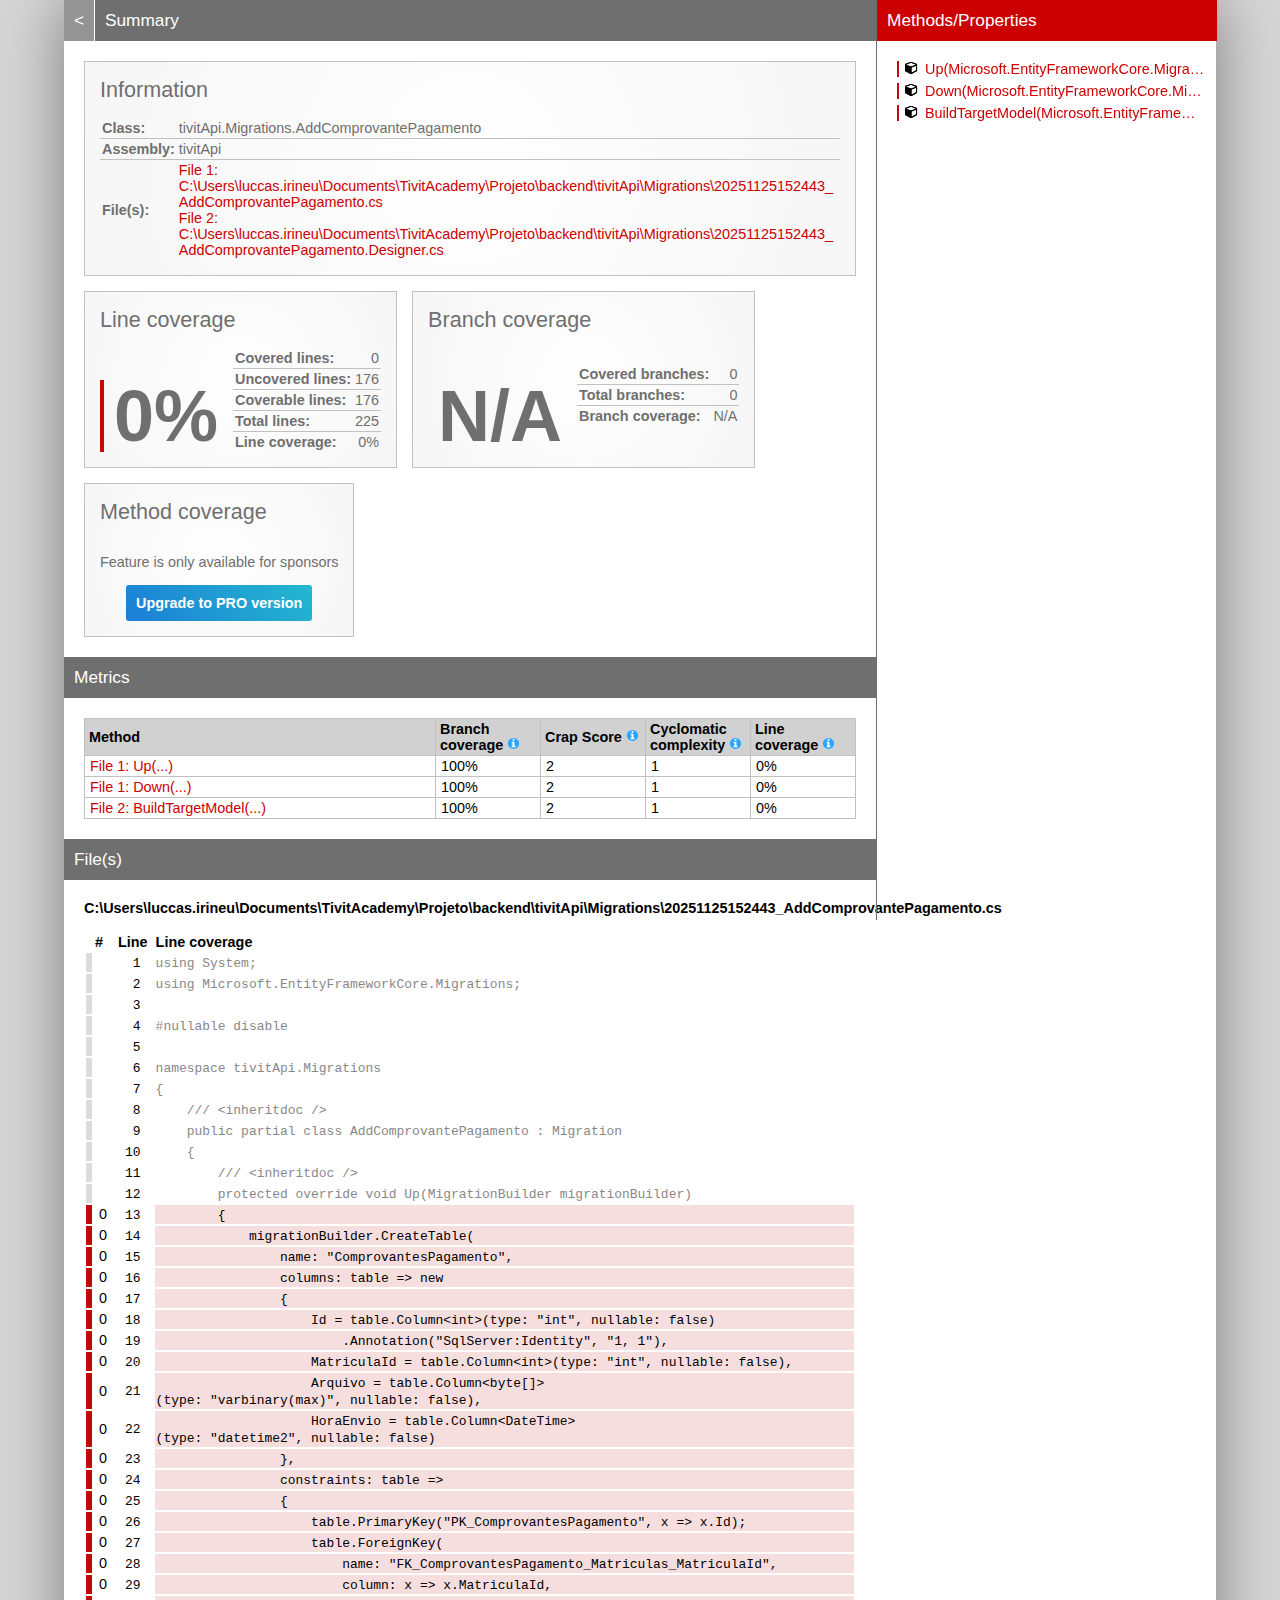
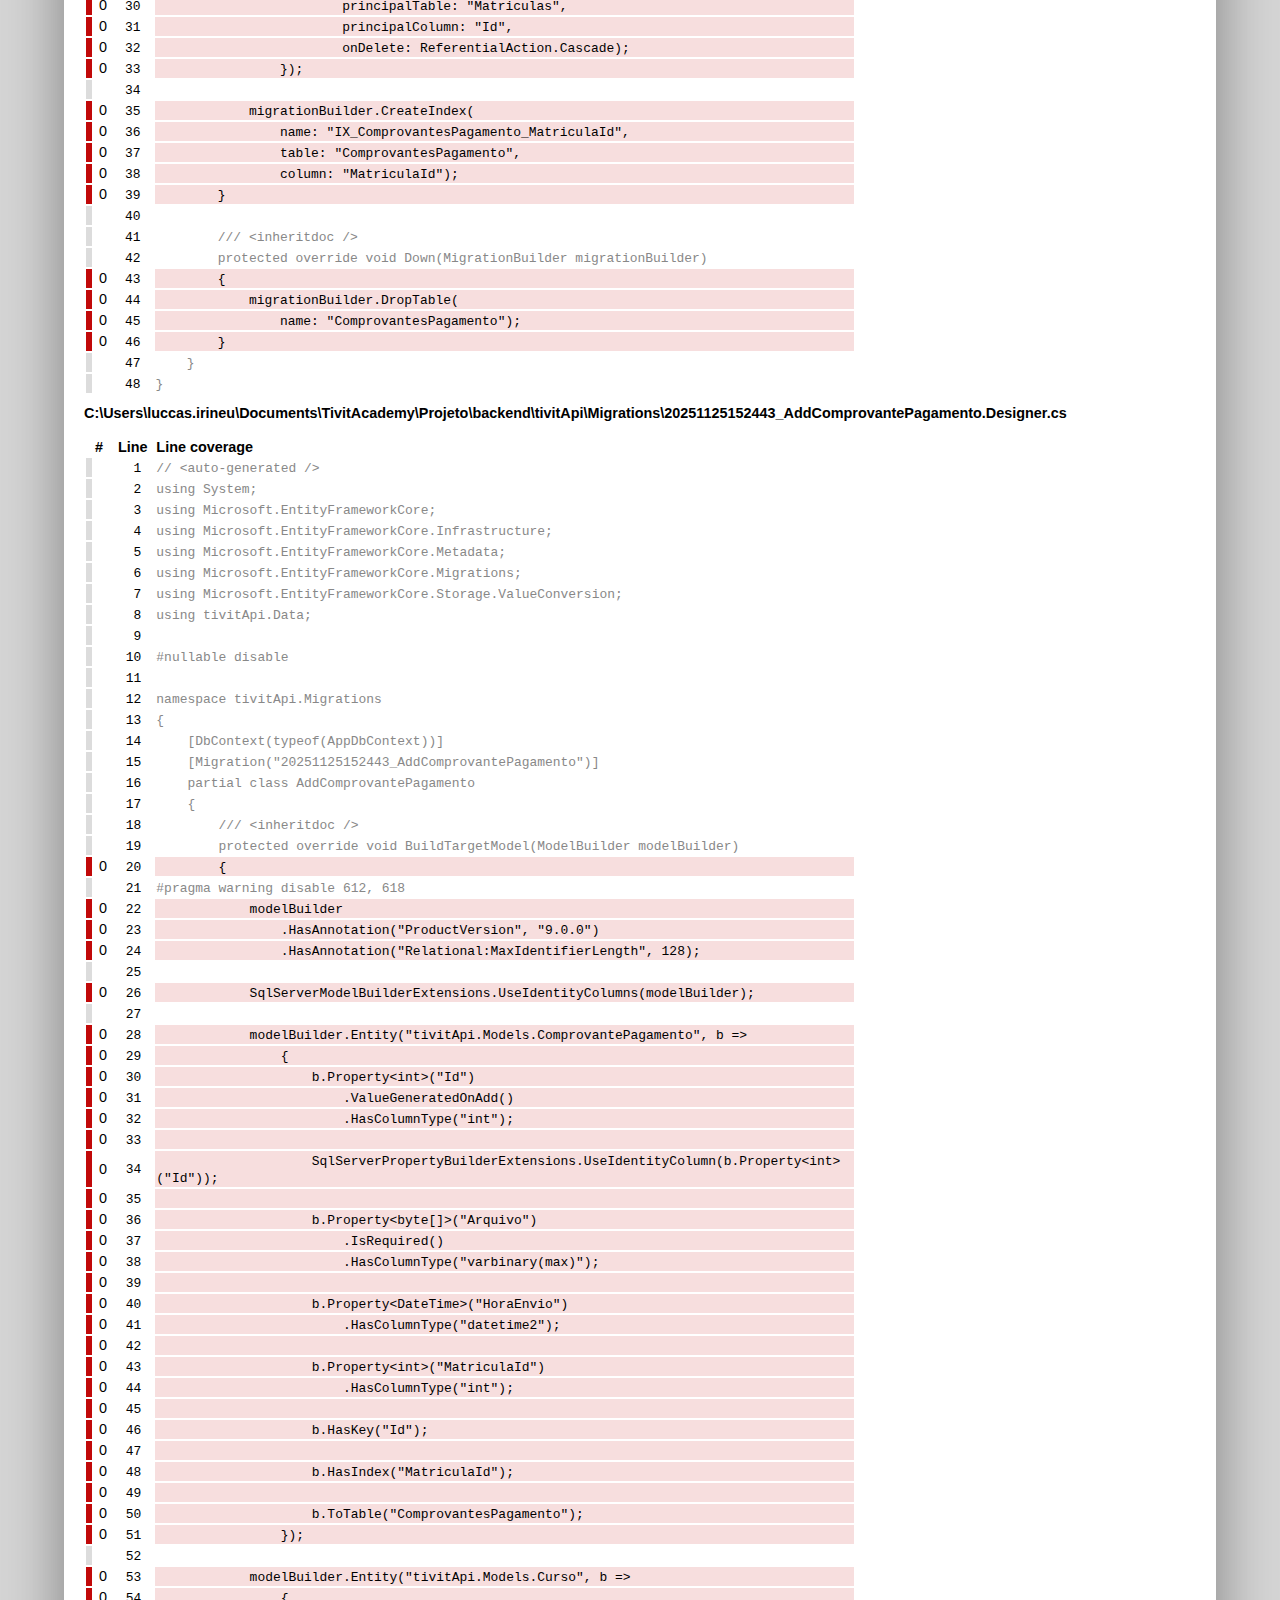
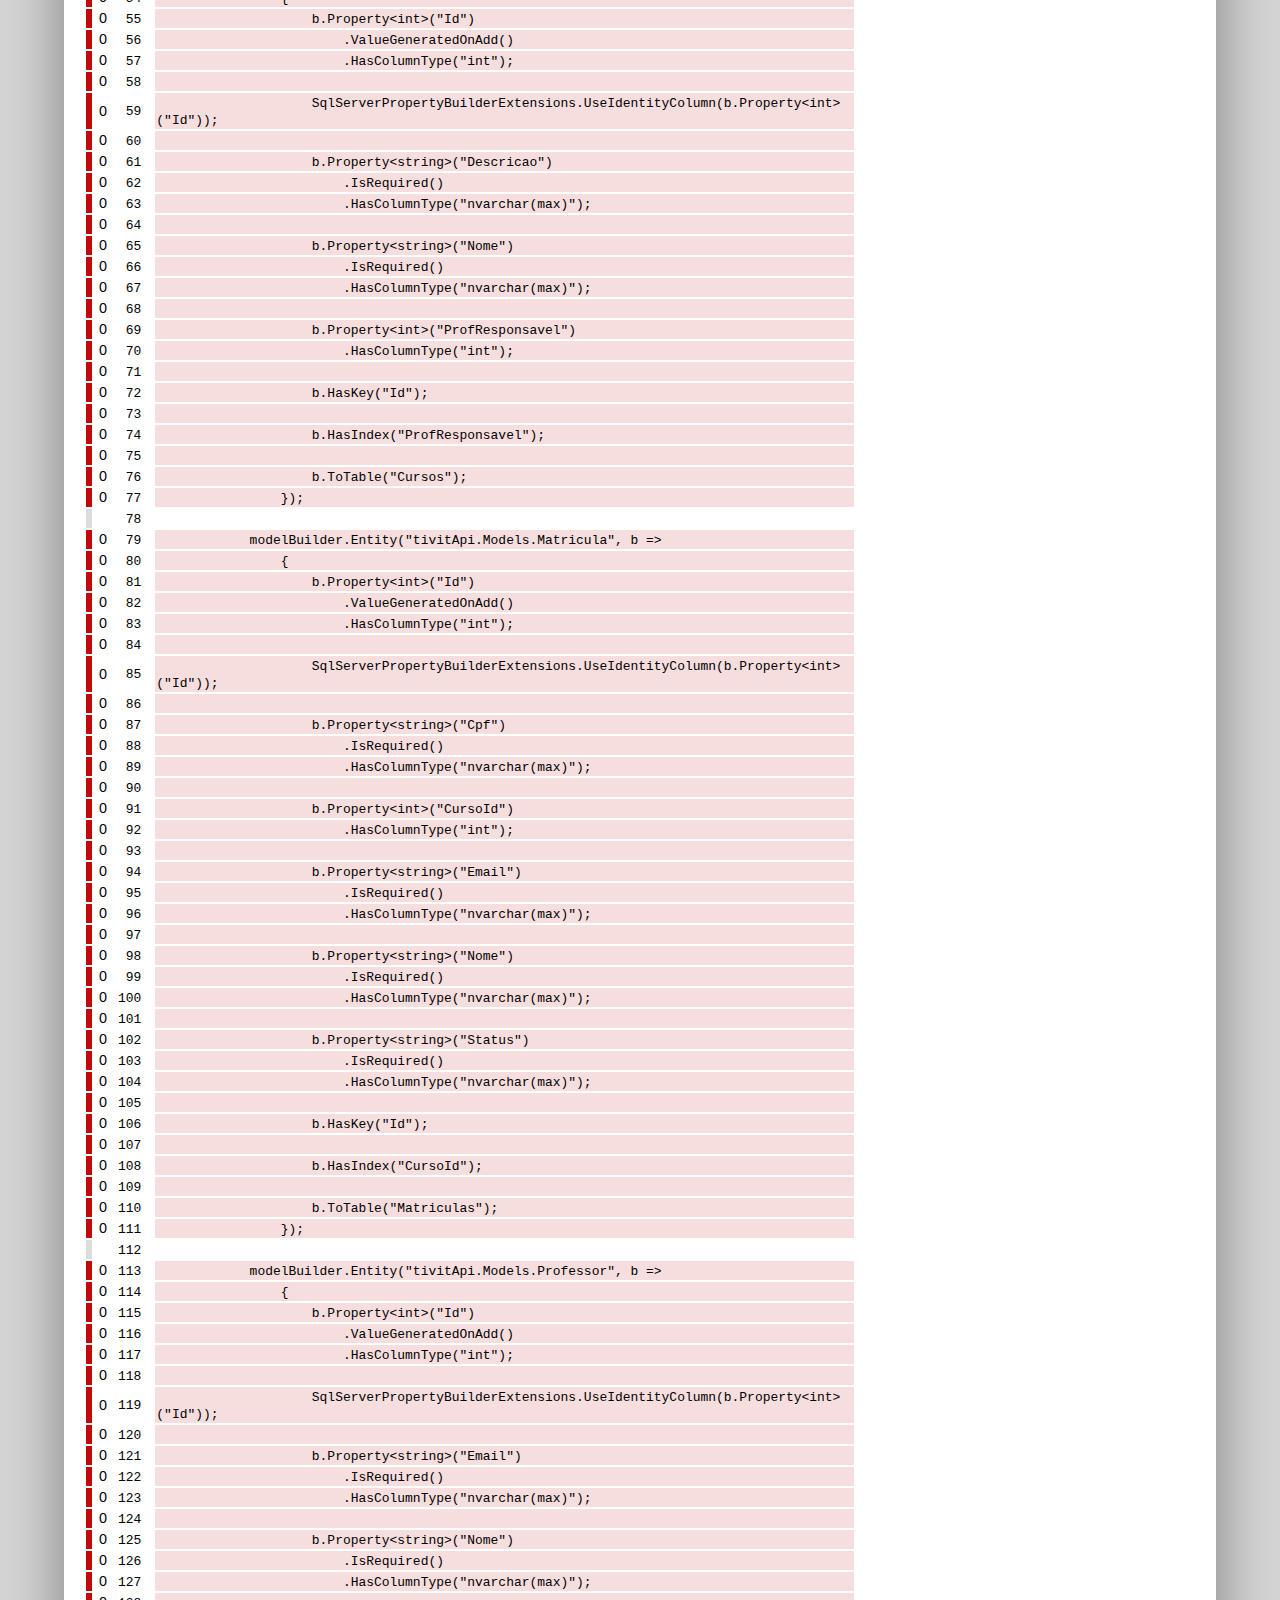
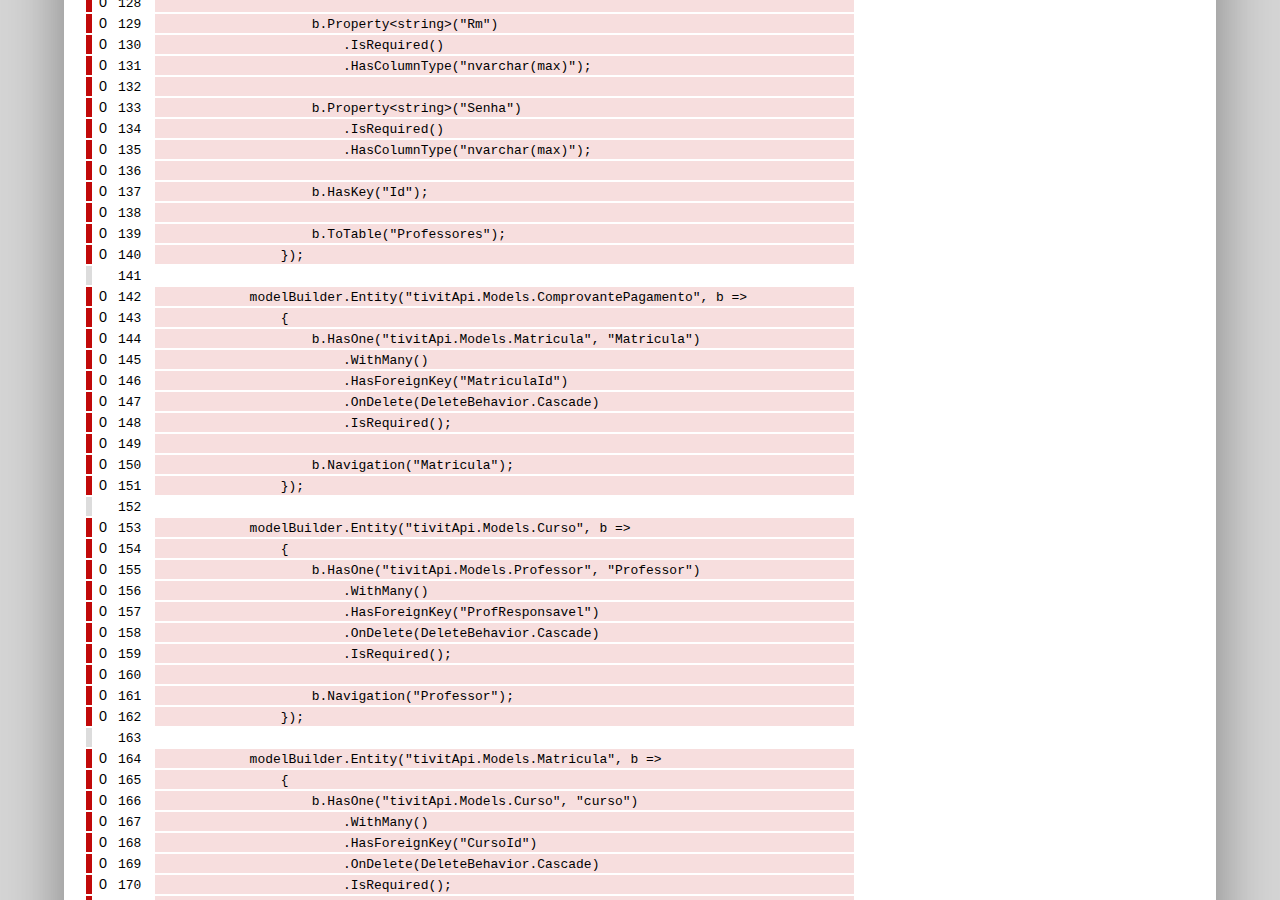
<file: backend/tivitApi.Tests/coveragereport/tivitApi_AddComprovantePagamento.html>
<!DOCTYPE html>
<html>
<head>
<meta charset="utf-8" />
<meta name="viewport" content="width=device-width, initial-scale=1.0" />
<meta http-equiv="X-UA-Compatible" content="IE=EDGE,chrome=1" />
<link href="[data-uri]" rel="icon" type="image/x-icon" />
<title>tivitApi.Migrations.AddComprovantePagamento - Coverage Report</title>
<link rel="stylesheet" type="text/css" href="report.css" />
</head><body><div class="container"><div class="containerleft">
<h1><a href="index.html" class="back">&lt;</a> Summary</h1>
<div class="card-group">
<div class="card">
<div class="card-header">Information</div>
<div class="card-body">
<div class="table">
<table>
<tr>
<th>Class:</th>
<td class="limit-width " title="tivitApi.Migrations.AddComprovantePagamento">tivitApi.Migrations.AddComprovantePagamento</td>
</tr>
<tr>
<th>Assembly:</th>
<td class="limit-width " title="tivitApi">tivitApi</td>
</tr>
<tr>
<th>File(s):</th>
<td class="overflow-wrap"><a href="#CUsersluccasirineuDocumentsTivitAcademyProjetobackendtivitApiMigrations20251125152443_AddComprovantePagamentocs" class="navigatetohash">File 1: C:\Users\luccas.irineu\Documents\TivitAcademy\Projeto\backend\tivitApi\Migrations\20251125152443_AddComprovantePagamento.cs</a><br /><a href="#CUsersluccasirineuDocumentsTivitAcademyProjetobackendtivitApiMigrations20251125152443_AddComprovantePagamentoDesignercs" class="navigatetohash">File 2: C:\Users\luccas.irineu\Documents\TivitAcademy\Projeto\backend\tivitApi\Migrations\20251125152443_AddComprovantePagamento.Designer.cs</a></td>
</tr>
</table>
</div>
</div>
</div>
</div>
<div class="card-group">
<div class="card">
<div class="card-header">Line coverage</div>
<div class="card-body">
<div class="large cardpercentagebar cardpercentagebar100">0%</div>
<div class="table">
<table>
<tr>
<th>Covered lines:</th>
<td class="limit-width right" title="0">0</td>
</tr>
<tr>
<th>Uncovered lines:</th>
<td class="limit-width right" title="176">176</td>
</tr>
<tr>
<th>Coverable lines:</th>
<td class="limit-width right" title="176">176</td>
</tr>
<tr>
<th>Total lines:</th>
<td class="limit-width right" title="225">225</td>
</tr>
<tr>
<th>Line coverage:</th>
<td class="limit-width right" title="0 of 176">0%</td>
</tr>
</table>
</div>
</div>
</div>
<div class="card">
<div class="card-header">Branch coverage</div>
<div class="card-body">
<div class="large">N/A</div>
<div class="table">
<table>
<tr>
<th>Covered branches:</th>
<td class="limit-width right" title="0">0</td>
</tr>
<tr>
<th>Total branches:</th>
<td class="limit-width right" title="0">0</td>
</tr>
<tr>
<th>Branch coverage:</th>
<td class="limit-width right" title="N/A">N/A</td>
</tr>
</table>
</div>
</div>
</div>
<div class="card">
<div class="card-header">Method coverage</div>
<div class="card-body">
<div class="center">
<p>Feature is only available for sponsors</p>
<a class="pro-button" href="https://reportgenerator.io/pro" target="_blank">Upgrade to PRO version</a>
</div>
</div>
</div>
</div>
<h1>Metrics</h1>
<div class="table-responsive">
<table class="overview table-fixed">
<colgroup>
<col class="column-min-200" />
<col class="column105" />
<col class="column105" />
<col class="column105" />
<col class="column105" />
</colgroup>
<thead><tr><th>Method</th><th>Branch coverage <a href="https://en.wikipedia.org/wiki/Code_coverage" target="_blank"><i class="icon-info-circled"></i></a></th><th>Crap Score <a href="https://googletesting.blogspot.de/2011/02/this-code-is-crap.html" target="_blank"><i class="icon-info-circled"></i></a></th><th>Cyclomatic complexity <a href="https://en.wikipedia.org/wiki/Cyclomatic_complexity" target="_blank"><i class="icon-info-circled"></i></a></th><th>Line coverage <a href="https://en.wikipedia.org/wiki/Code_coverage" target="_blank"><i class="icon-info-circled"></i></a></th></tr></thead>
<tbody>
<tr><td title="Up(Microsoft.EntityFrameworkCore.Migrations.MigrationBuilder)"><a href="#file0_line13" class="navigatetohash">File 1: Up(...)</a></td><td>100%</td><td>2</td><td>1</td><td>0%</td></tr>
<tr><td title="Down(Microsoft.EntityFrameworkCore.Migrations.MigrationBuilder)"><a href="#file0_line43" class="navigatetohash">File 1: Down(...)</a></td><td>100%</td><td>2</td><td>1</td><td>0%</td></tr>
<tr><td title="BuildTargetModel(Microsoft.EntityFrameworkCore.ModelBuilder)"><a href="#file1_line20" class="navigatetohash">File 2: BuildTargetModel(...)</a></td><td>100%</td><td>2</td><td>1</td><td>0%</td></tr>
</tbody>
</table>
</div>
<h1>File(s)</h1>
<h2 id="CUsersluccasirineuDocumentsTivitAcademyProjetobackendtivitApiMigrations20251125152443_AddComprovantePagamentocs">C:\Users\luccas.irineu\Documents\TivitAcademy\Projeto\backend\tivitApi\Migrations\20251125152443_AddComprovantePagamento.cs</h2>
<div class="table-responsive">
<table class="lineAnalysis">
<thead><tr><th></th><th>#</th><th>Line</th><th></th><th>Line coverage</th></tr></thead>
<tbody>
<tr class="" title="Not coverable" data-coverage="{'AllTestMethods': {'VC': '', 'LVS': 'gray'}}"><td class="gray">&nbsp;</td><td class="leftmargin rightmargin right"></td><td class="rightmargin right"><a id="file0_line1"></a><code>1</code></td><td></td><td class="lightgray"><code>using&nbsp;System;</code></td></tr>
<tr class="" title="Not coverable" data-coverage="{'AllTestMethods': {'VC': '', 'LVS': 'gray'}}"><td class="gray">&nbsp;</td><td class="leftmargin rightmargin right"></td><td class="rightmargin right"><a id="file0_line2"></a><code>2</code></td><td></td><td class="lightgray"><code>using&nbsp;Microsoft.EntityFrameworkCore.Migrations;</code></td></tr>
<tr class="" title="Not coverable" data-coverage="{'AllTestMethods': {'VC': '', 'LVS': 'gray'}}"><td class="gray">&nbsp;</td><td class="leftmargin rightmargin right"></td><td class="rightmargin right"><a id="file0_line3"></a><code>3</code></td><td></td><td class="lightgray"><code></code></td></tr>
<tr class="" title="Not coverable" data-coverage="{'AllTestMethods': {'VC': '', 'LVS': 'gray'}}"><td class="gray">&nbsp;</td><td class="leftmargin rightmargin right"></td><td class="rightmargin right"><a id="file0_line4"></a><code>4</code></td><td></td><td class="lightgray"><code>#nullable&nbsp;disable</code></td></tr>
<tr class="" title="Not coverable" data-coverage="{'AllTestMethods': {'VC': '', 'LVS': 'gray'}}"><td class="gray">&nbsp;</td><td class="leftmargin rightmargin right"></td><td class="rightmargin right"><a id="file0_line5"></a><code>5</code></td><td></td><td class="lightgray"><code></code></td></tr>
<tr class="" title="Not coverable" data-coverage="{'AllTestMethods': {'VC': '', 'LVS': 'gray'}}"><td class="gray">&nbsp;</td><td class="leftmargin rightmargin right"></td><td class="rightmargin right"><a id="file0_line6"></a><code>6</code></td><td></td><td class="lightgray"><code>namespace&nbsp;tivitApi.Migrations</code></td></tr>
<tr class="" title="Not coverable" data-coverage="{'AllTestMethods': {'VC': '', 'LVS': 'gray'}}"><td class="gray">&nbsp;</td><td class="leftmargin rightmargin right"></td><td class="rightmargin right"><a id="file0_line7"></a><code>7</code></td><td></td><td class="lightgray"><code>{</code></td></tr>
<tr class="" title="Not coverable" data-coverage="{'AllTestMethods': {'VC': '', 'LVS': 'gray'}}"><td class="gray">&nbsp;</td><td class="leftmargin rightmargin right"></td><td class="rightmargin right"><a id="file0_line8"></a><code>8</code></td><td></td><td class="lightgray"><code>&nbsp;&nbsp;&nbsp;&nbsp;///&nbsp;&lt;inheritdoc&nbsp;/&gt;</code></td></tr>
<tr class="" title="Not coverable" data-coverage="{'AllTestMethods': {'VC': '', 'LVS': 'gray'}}"><td class="gray">&nbsp;</td><td class="leftmargin rightmargin right"></td><td class="rightmargin right"><a id="file0_line9"></a><code>9</code></td><td></td><td class="lightgray"><code>&nbsp;&nbsp;&nbsp;&nbsp;public&nbsp;partial&nbsp;class&nbsp;AddComprovantePagamento&nbsp;:&nbsp;Migration</code></td></tr>
<tr class="" title="Not coverable" data-coverage="{'AllTestMethods': {'VC': '', 'LVS': 'gray'}}"><td class="gray">&nbsp;</td><td class="leftmargin rightmargin right"></td><td class="rightmargin right"><a id="file0_line10"></a><code>10</code></td><td></td><td class="lightgray"><code>&nbsp;&nbsp;&nbsp;&nbsp;{</code></td></tr>
<tr class="" title="Not coverable" data-coverage="{'AllTestMethods': {'VC': '', 'LVS': 'gray'}}"><td class="gray">&nbsp;</td><td class="leftmargin rightmargin right"></td><td class="rightmargin right"><a id="file0_line11"></a><code>11</code></td><td></td><td class="lightgray"><code>&nbsp;&nbsp;&nbsp;&nbsp;&nbsp;&nbsp;&nbsp;&nbsp;///&nbsp;&lt;inheritdoc&nbsp;/&gt;</code></td></tr>
<tr class="" title="Not coverable" data-coverage="{'AllTestMethods': {'VC': '', 'LVS': 'gray'}}"><td class="gray">&nbsp;</td><td class="leftmargin rightmargin right"></td><td class="rightmargin right"><a id="file0_line12"></a><code>12</code></td><td></td><td class="lightgray"><code>&nbsp;&nbsp;&nbsp;&nbsp;&nbsp;&nbsp;&nbsp;&nbsp;protected&nbsp;override&nbsp;void&nbsp;Up(MigrationBuilder&nbsp;migrationBuilder)</code></td></tr>
<tr class="coverableline" title="Not covered (0 visits)" data-coverage="{'AllTestMethods': {'VC': '0', 'LVS': 'red'}}"><td class="red">&nbsp;</td><td class="leftmargin rightmargin right">0</td><td class="rightmargin right"><a id="file0_line13"></a><code>13</code></td><td></td><td class="lightred"><code>&nbsp;&nbsp;&nbsp;&nbsp;&nbsp;&nbsp;&nbsp;&nbsp;{</code></td></tr>
<tr class="coverableline" title="Not covered (0 visits)" data-coverage="{'AllTestMethods': {'VC': '0', 'LVS': 'red'}}"><td class="red">&nbsp;</td><td class="leftmargin rightmargin right">0</td><td class="rightmargin right"><a id="file0_line14"></a><code>14</code></td><td></td><td class="lightred"><code>&nbsp;&nbsp;&nbsp;&nbsp;&nbsp;&nbsp;&nbsp;&nbsp;&nbsp;&nbsp;&nbsp;&nbsp;migrationBuilder.CreateTable(</code></td></tr>
<tr class="coverableline" title="Not covered (0 visits)" data-coverage="{'AllTestMethods': {'VC': '0', 'LVS': 'red'}}"><td class="red">&nbsp;</td><td class="leftmargin rightmargin right">0</td><td class="rightmargin right"><a id="file0_line15"></a><code>15</code></td><td></td><td class="lightred"><code>&nbsp;&nbsp;&nbsp;&nbsp;&nbsp;&nbsp;&nbsp;&nbsp;&nbsp;&nbsp;&nbsp;&nbsp;&nbsp;&nbsp;&nbsp;&nbsp;name:&nbsp;&quot;ComprovantesPagamento&quot;,</code></td></tr>
<tr class="coverableline" title="Not covered (0 visits)" data-coverage="{'AllTestMethods': {'VC': '0', 'LVS': 'red'}}"><td class="red">&nbsp;</td><td class="leftmargin rightmargin right">0</td><td class="rightmargin right"><a id="file0_line16"></a><code>16</code></td><td></td><td class="lightred"><code>&nbsp;&nbsp;&nbsp;&nbsp;&nbsp;&nbsp;&nbsp;&nbsp;&nbsp;&nbsp;&nbsp;&nbsp;&nbsp;&nbsp;&nbsp;&nbsp;columns:&nbsp;table&nbsp;=&gt;&nbsp;new</code></td></tr>
<tr class="coverableline" title="Not covered (0 visits)" data-coverage="{'AllTestMethods': {'VC': '0', 'LVS': 'red'}}"><td class="red">&nbsp;</td><td class="leftmargin rightmargin right">0</td><td class="rightmargin right"><a id="file0_line17"></a><code>17</code></td><td></td><td class="lightred"><code>&nbsp;&nbsp;&nbsp;&nbsp;&nbsp;&nbsp;&nbsp;&nbsp;&nbsp;&nbsp;&nbsp;&nbsp;&nbsp;&nbsp;&nbsp;&nbsp;{</code></td></tr>
<tr class="coverableline" title="Not covered (0 visits)" data-coverage="{'AllTestMethods': {'VC': '0', 'LVS': 'red'}}"><td class="red">&nbsp;</td><td class="leftmargin rightmargin right">0</td><td class="rightmargin right"><a id="file0_line18"></a><code>18</code></td><td></td><td class="lightred"><code>&nbsp;&nbsp;&nbsp;&nbsp;&nbsp;&nbsp;&nbsp;&nbsp;&nbsp;&nbsp;&nbsp;&nbsp;&nbsp;&nbsp;&nbsp;&nbsp;&nbsp;&nbsp;&nbsp;&nbsp;Id&nbsp;=&nbsp;table.Column&lt;int&gt;(type:&nbsp;&quot;int&quot;,&nbsp;nullable:&nbsp;false)</code></td></tr>
<tr class="coverableline" title="Not covered (0 visits)" data-coverage="{'AllTestMethods': {'VC': '0', 'LVS': 'red'}}"><td class="red">&nbsp;</td><td class="leftmargin rightmargin right">0</td><td class="rightmargin right"><a id="file0_line19"></a><code>19</code></td><td></td><td class="lightred"><code>&nbsp;&nbsp;&nbsp;&nbsp;&nbsp;&nbsp;&nbsp;&nbsp;&nbsp;&nbsp;&nbsp;&nbsp;&nbsp;&nbsp;&nbsp;&nbsp;&nbsp;&nbsp;&nbsp;&nbsp;&nbsp;&nbsp;&nbsp;&nbsp;.Annotation(&quot;SqlServer:Identity&quot;,&nbsp;&quot;1,&nbsp;1&quot;),</code></td></tr>
<tr class="coverableline" title="Not covered (0 visits)" data-coverage="{'AllTestMethods': {'VC': '0', 'LVS': 'red'}}"><td class="red">&nbsp;</td><td class="leftmargin rightmargin right">0</td><td class="rightmargin right"><a id="file0_line20"></a><code>20</code></td><td></td><td class="lightred"><code>&nbsp;&nbsp;&nbsp;&nbsp;&nbsp;&nbsp;&nbsp;&nbsp;&nbsp;&nbsp;&nbsp;&nbsp;&nbsp;&nbsp;&nbsp;&nbsp;&nbsp;&nbsp;&nbsp;&nbsp;MatriculaId&nbsp;=&nbsp;table.Column&lt;int&gt;(type:&nbsp;&quot;int&quot;,&nbsp;nullable:&nbsp;false),</code></td></tr>
<tr class="coverableline" title="Not covered (0 visits)" data-coverage="{'AllTestMethods': {'VC': '0', 'LVS': 'red'}}"><td class="red">&nbsp;</td><td class="leftmargin rightmargin right">0</td><td class="rightmargin right"><a id="file0_line21"></a><code>21</code></td><td></td><td class="lightred"><code>&nbsp;&nbsp;&nbsp;&nbsp;&nbsp;&nbsp;&nbsp;&nbsp;&nbsp;&nbsp;&nbsp;&nbsp;&nbsp;&nbsp;&nbsp;&nbsp;&nbsp;&nbsp;&nbsp;&nbsp;Arquivo&nbsp;=&nbsp;table.Column&lt;byte[]&gt;(type:&nbsp;&quot;varbinary(max)&quot;,&nbsp;nullable:&nbsp;false),</code></td></tr>
<tr class="coverableline" title="Not covered (0 visits)" data-coverage="{'AllTestMethods': {'VC': '0', 'LVS': 'red'}}"><td class="red">&nbsp;</td><td class="leftmargin rightmargin right">0</td><td class="rightmargin right"><a id="file0_line22"></a><code>22</code></td><td></td><td class="lightred"><code>&nbsp;&nbsp;&nbsp;&nbsp;&nbsp;&nbsp;&nbsp;&nbsp;&nbsp;&nbsp;&nbsp;&nbsp;&nbsp;&nbsp;&nbsp;&nbsp;&nbsp;&nbsp;&nbsp;&nbsp;HoraEnvio&nbsp;=&nbsp;table.Column&lt;DateTime&gt;(type:&nbsp;&quot;datetime2&quot;,&nbsp;nullable:&nbsp;false)</code></td></tr>
<tr class="coverableline" title="Not covered (0 visits)" data-coverage="{'AllTestMethods': {'VC': '0', 'LVS': 'red'}}"><td class="red">&nbsp;</td><td class="leftmargin rightmargin right">0</td><td class="rightmargin right"><a id="file0_line23"></a><code>23</code></td><td></td><td class="lightred"><code>&nbsp;&nbsp;&nbsp;&nbsp;&nbsp;&nbsp;&nbsp;&nbsp;&nbsp;&nbsp;&nbsp;&nbsp;&nbsp;&nbsp;&nbsp;&nbsp;},</code></td></tr>
<tr class="coverableline" title="Not covered (0 visits)" data-coverage="{'AllTestMethods': {'VC': '0', 'LVS': 'red'}}"><td class="red">&nbsp;</td><td class="leftmargin rightmargin right">0</td><td class="rightmargin right"><a id="file0_line24"></a><code>24</code></td><td></td><td class="lightred"><code>&nbsp;&nbsp;&nbsp;&nbsp;&nbsp;&nbsp;&nbsp;&nbsp;&nbsp;&nbsp;&nbsp;&nbsp;&nbsp;&nbsp;&nbsp;&nbsp;constraints:&nbsp;table&nbsp;=&gt;</code></td></tr>
<tr class="coverableline" title="Not covered (0 visits)" data-coverage="{'AllTestMethods': {'VC': '0', 'LVS': 'red'}}"><td class="red">&nbsp;</td><td class="leftmargin rightmargin right">0</td><td class="rightmargin right"><a id="file0_line25"></a><code>25</code></td><td></td><td class="lightred"><code>&nbsp;&nbsp;&nbsp;&nbsp;&nbsp;&nbsp;&nbsp;&nbsp;&nbsp;&nbsp;&nbsp;&nbsp;&nbsp;&nbsp;&nbsp;&nbsp;{</code></td></tr>
<tr class="coverableline" title="Not covered (0 visits)" data-coverage="{'AllTestMethods': {'VC': '0', 'LVS': 'red'}}"><td class="red">&nbsp;</td><td class="leftmargin rightmargin right">0</td><td class="rightmargin right"><a id="file0_line26"></a><code>26</code></td><td></td><td class="lightred"><code>&nbsp;&nbsp;&nbsp;&nbsp;&nbsp;&nbsp;&nbsp;&nbsp;&nbsp;&nbsp;&nbsp;&nbsp;&nbsp;&nbsp;&nbsp;&nbsp;&nbsp;&nbsp;&nbsp;&nbsp;table.PrimaryKey(&quot;PK_ComprovantesPagamento&quot;,&nbsp;x&nbsp;=&gt;&nbsp;x.Id);</code></td></tr>
<tr class="coverableline" title="Not covered (0 visits)" data-coverage="{'AllTestMethods': {'VC': '0', 'LVS': 'red'}}"><td class="red">&nbsp;</td><td class="leftmargin rightmargin right">0</td><td class="rightmargin right"><a id="file0_line27"></a><code>27</code></td><td></td><td class="lightred"><code>&nbsp;&nbsp;&nbsp;&nbsp;&nbsp;&nbsp;&nbsp;&nbsp;&nbsp;&nbsp;&nbsp;&nbsp;&nbsp;&nbsp;&nbsp;&nbsp;&nbsp;&nbsp;&nbsp;&nbsp;table.ForeignKey(</code></td></tr>
<tr class="coverableline" title="Not covered (0 visits)" data-coverage="{'AllTestMethods': {'VC': '0', 'LVS': 'red'}}"><td class="red">&nbsp;</td><td class="leftmargin rightmargin right">0</td><td class="rightmargin right"><a id="file0_line28"></a><code>28</code></td><td></td><td class="lightred"><code>&nbsp;&nbsp;&nbsp;&nbsp;&nbsp;&nbsp;&nbsp;&nbsp;&nbsp;&nbsp;&nbsp;&nbsp;&nbsp;&nbsp;&nbsp;&nbsp;&nbsp;&nbsp;&nbsp;&nbsp;&nbsp;&nbsp;&nbsp;&nbsp;name:&nbsp;&quot;FK_ComprovantesPagamento_Matriculas_MatriculaId&quot;,</code></td></tr>
<tr class="coverableline" title="Not covered (0 visits)" data-coverage="{'AllTestMethods': {'VC': '0', 'LVS': 'red'}}"><td class="red">&nbsp;</td><td class="leftmargin rightmargin right">0</td><td class="rightmargin right"><a id="file0_line29"></a><code>29</code></td><td></td><td class="lightred"><code>&nbsp;&nbsp;&nbsp;&nbsp;&nbsp;&nbsp;&nbsp;&nbsp;&nbsp;&nbsp;&nbsp;&nbsp;&nbsp;&nbsp;&nbsp;&nbsp;&nbsp;&nbsp;&nbsp;&nbsp;&nbsp;&nbsp;&nbsp;&nbsp;column:&nbsp;x&nbsp;=&gt;&nbsp;x.MatriculaId,</code></td></tr>
<tr class="coverableline" title="Not covered (0 visits)" data-coverage="{'AllTestMethods': {'VC': '0', 'LVS': 'red'}}"><td class="red">&nbsp;</td><td class="leftmargin rightmargin right">0</td><td class="rightmargin right"><a id="file0_line30"></a><code>30</code></td><td></td><td class="lightred"><code>&nbsp;&nbsp;&nbsp;&nbsp;&nbsp;&nbsp;&nbsp;&nbsp;&nbsp;&nbsp;&nbsp;&nbsp;&nbsp;&nbsp;&nbsp;&nbsp;&nbsp;&nbsp;&nbsp;&nbsp;&nbsp;&nbsp;&nbsp;&nbsp;principalTable:&nbsp;&quot;Matriculas&quot;,</code></td></tr>
<tr class="coverableline" title="Not covered (0 visits)" data-coverage="{'AllTestMethods': {'VC': '0', 'LVS': 'red'}}"><td class="red">&nbsp;</td><td class="leftmargin rightmargin right">0</td><td class="rightmargin right"><a id="file0_line31"></a><code>31</code></td><td></td><td class="lightred"><code>&nbsp;&nbsp;&nbsp;&nbsp;&nbsp;&nbsp;&nbsp;&nbsp;&nbsp;&nbsp;&nbsp;&nbsp;&nbsp;&nbsp;&nbsp;&nbsp;&nbsp;&nbsp;&nbsp;&nbsp;&nbsp;&nbsp;&nbsp;&nbsp;principalColumn:&nbsp;&quot;Id&quot;,</code></td></tr>
<tr class="coverableline" title="Not covered (0 visits)" data-coverage="{'AllTestMethods': {'VC': '0', 'LVS': 'red'}}"><td class="red">&nbsp;</td><td class="leftmargin rightmargin right">0</td><td class="rightmargin right"><a id="file0_line32"></a><code>32</code></td><td></td><td class="lightred"><code>&nbsp;&nbsp;&nbsp;&nbsp;&nbsp;&nbsp;&nbsp;&nbsp;&nbsp;&nbsp;&nbsp;&nbsp;&nbsp;&nbsp;&nbsp;&nbsp;&nbsp;&nbsp;&nbsp;&nbsp;&nbsp;&nbsp;&nbsp;&nbsp;onDelete:&nbsp;ReferentialAction.Cascade);</code></td></tr>
<tr class="coverableline" title="Not covered (0 visits)" data-coverage="{'AllTestMethods': {'VC': '0', 'LVS': 'red'}}"><td class="red">&nbsp;</td><td class="leftmargin rightmargin right">0</td><td class="rightmargin right"><a id="file0_line33"></a><code>33</code></td><td></td><td class="lightred"><code>&nbsp;&nbsp;&nbsp;&nbsp;&nbsp;&nbsp;&nbsp;&nbsp;&nbsp;&nbsp;&nbsp;&nbsp;&nbsp;&nbsp;&nbsp;&nbsp;});</code></td></tr>
<tr class="" title="Not coverable" data-coverage="{'AllTestMethods': {'VC': '', 'LVS': 'gray'}}"><td class="gray">&nbsp;</td><td class="leftmargin rightmargin right"></td><td class="rightmargin right"><a id="file0_line34"></a><code>34</code></td><td></td><td class="lightgray"><code></code></td></tr>
<tr class="coverableline" title="Not covered (0 visits)" data-coverage="{'AllTestMethods': {'VC': '0', 'LVS': 'red'}}"><td class="red">&nbsp;</td><td class="leftmargin rightmargin right">0</td><td class="rightmargin right"><a id="file0_line35"></a><code>35</code></td><td></td><td class="lightred"><code>&nbsp;&nbsp;&nbsp;&nbsp;&nbsp;&nbsp;&nbsp;&nbsp;&nbsp;&nbsp;&nbsp;&nbsp;migrationBuilder.CreateIndex(</code></td></tr>
<tr class="coverableline" title="Not covered (0 visits)" data-coverage="{'AllTestMethods': {'VC': '0', 'LVS': 'red'}}"><td class="red">&nbsp;</td><td class="leftmargin rightmargin right">0</td><td class="rightmargin right"><a id="file0_line36"></a><code>36</code></td><td></td><td class="lightred"><code>&nbsp;&nbsp;&nbsp;&nbsp;&nbsp;&nbsp;&nbsp;&nbsp;&nbsp;&nbsp;&nbsp;&nbsp;&nbsp;&nbsp;&nbsp;&nbsp;name:&nbsp;&quot;IX_ComprovantesPagamento_MatriculaId&quot;,</code></td></tr>
<tr class="coverableline" title="Not covered (0 visits)" data-coverage="{'AllTestMethods': {'VC': '0', 'LVS': 'red'}}"><td class="red">&nbsp;</td><td class="leftmargin rightmargin right">0</td><td class="rightmargin right"><a id="file0_line37"></a><code>37</code></td><td></td><td class="lightred"><code>&nbsp;&nbsp;&nbsp;&nbsp;&nbsp;&nbsp;&nbsp;&nbsp;&nbsp;&nbsp;&nbsp;&nbsp;&nbsp;&nbsp;&nbsp;&nbsp;table:&nbsp;&quot;ComprovantesPagamento&quot;,</code></td></tr>
<tr class="coverableline" title="Not covered (0 visits)" data-coverage="{'AllTestMethods': {'VC': '0', 'LVS': 'red'}}"><td class="red">&nbsp;</td><td class="leftmargin rightmargin right">0</td><td class="rightmargin right"><a id="file0_line38"></a><code>38</code></td><td></td><td class="lightred"><code>&nbsp;&nbsp;&nbsp;&nbsp;&nbsp;&nbsp;&nbsp;&nbsp;&nbsp;&nbsp;&nbsp;&nbsp;&nbsp;&nbsp;&nbsp;&nbsp;column:&nbsp;&quot;MatriculaId&quot;);</code></td></tr>
<tr class="coverableline" title="Not covered (0 visits)" data-coverage="{'AllTestMethods': {'VC': '0', 'LVS': 'red'}}"><td class="red">&nbsp;</td><td class="leftmargin rightmargin right">0</td><td class="rightmargin right"><a id="file0_line39"></a><code>39</code></td><td></td><td class="lightred"><code>&nbsp;&nbsp;&nbsp;&nbsp;&nbsp;&nbsp;&nbsp;&nbsp;}</code></td></tr>
<tr class="" title="Not coverable" data-coverage="{'AllTestMethods': {'VC': '', 'LVS': 'gray'}}"><td class="gray">&nbsp;</td><td class="leftmargin rightmargin right"></td><td class="rightmargin right"><a id="file0_line40"></a><code>40</code></td><td></td><td class="lightgray"><code></code></td></tr>
<tr class="" title="Not coverable" data-coverage="{'AllTestMethods': {'VC': '', 'LVS': 'gray'}}"><td class="gray">&nbsp;</td><td class="leftmargin rightmargin right"></td><td class="rightmargin right"><a id="file0_line41"></a><code>41</code></td><td></td><td class="lightgray"><code>&nbsp;&nbsp;&nbsp;&nbsp;&nbsp;&nbsp;&nbsp;&nbsp;///&nbsp;&lt;inheritdoc&nbsp;/&gt;</code></td></tr>
<tr class="" title="Not coverable" data-coverage="{'AllTestMethods': {'VC': '', 'LVS': 'gray'}}"><td class="gray">&nbsp;</td><td class="leftmargin rightmargin right"></td><td class="rightmargin right"><a id="file0_line42"></a><code>42</code></td><td></td><td class="lightgray"><code>&nbsp;&nbsp;&nbsp;&nbsp;&nbsp;&nbsp;&nbsp;&nbsp;protected&nbsp;override&nbsp;void&nbsp;Down(MigrationBuilder&nbsp;migrationBuilder)</code></td></tr>
<tr class="coverableline" title="Not covered (0 visits)" data-coverage="{'AllTestMethods': {'VC': '0', 'LVS': 'red'}}"><td class="red">&nbsp;</td><td class="leftmargin rightmargin right">0</td><td class="rightmargin right"><a id="file0_line43"></a><code>43</code></td><td></td><td class="lightred"><code>&nbsp;&nbsp;&nbsp;&nbsp;&nbsp;&nbsp;&nbsp;&nbsp;{</code></td></tr>
<tr class="coverableline" title="Not covered (0 visits)" data-coverage="{'AllTestMethods': {'VC': '0', 'LVS': 'red'}}"><td class="red">&nbsp;</td><td class="leftmargin rightmargin right">0</td><td class="rightmargin right"><a id="file0_line44"></a><code>44</code></td><td></td><td class="lightred"><code>&nbsp;&nbsp;&nbsp;&nbsp;&nbsp;&nbsp;&nbsp;&nbsp;&nbsp;&nbsp;&nbsp;&nbsp;migrationBuilder.DropTable(</code></td></tr>
<tr class="coverableline" title="Not covered (0 visits)" data-coverage="{'AllTestMethods': {'VC': '0', 'LVS': 'red'}}"><td class="red">&nbsp;</td><td class="leftmargin rightmargin right">0</td><td class="rightmargin right"><a id="file0_line45"></a><code>45</code></td><td></td><td class="lightred"><code>&nbsp;&nbsp;&nbsp;&nbsp;&nbsp;&nbsp;&nbsp;&nbsp;&nbsp;&nbsp;&nbsp;&nbsp;&nbsp;&nbsp;&nbsp;&nbsp;name:&nbsp;&quot;ComprovantesPagamento&quot;);</code></td></tr>
<tr class="coverableline" title="Not covered (0 visits)" data-coverage="{'AllTestMethods': {'VC': '0', 'LVS': 'red'}}"><td class="red">&nbsp;</td><td class="leftmargin rightmargin right">0</td><td class="rightmargin right"><a id="file0_line46"></a><code>46</code></td><td></td><td class="lightred"><code>&nbsp;&nbsp;&nbsp;&nbsp;&nbsp;&nbsp;&nbsp;&nbsp;}</code></td></tr>
<tr class="" title="Not coverable" data-coverage="{'AllTestMethods': {'VC': '', 'LVS': 'gray'}}"><td class="gray">&nbsp;</td><td class="leftmargin rightmargin right"></td><td class="rightmargin right"><a id="file0_line47"></a><code>47</code></td><td></td><td class="lightgray"><code>&nbsp;&nbsp;&nbsp;&nbsp;}</code></td></tr>
<tr class="" title="Not coverable" data-coverage="{'AllTestMethods': {'VC': '', 'LVS': 'gray'}}"><td class="gray">&nbsp;</td><td class="leftmargin rightmargin right"></td><td class="rightmargin right"><a id="file0_line48"></a><code>48</code></td><td></td><td class="lightgray"><code>}</code></td></tr>
</tbody>
</table>
</div>
<h2 id="CUsersluccasirineuDocumentsTivitAcademyProjetobackendtivitApiMigrations20251125152443_AddComprovantePagamentoDesignercs">C:\Users\luccas.irineu\Documents\TivitAcademy\Projeto\backend\tivitApi\Migrations\20251125152443_AddComprovantePagamento.Designer.cs</h2>
<div class="table-responsive">
<table class="lineAnalysis">
<thead><tr><th></th><th>#</th><th>Line</th><th></th><th>Line coverage</th></tr></thead>
<tbody>
<tr class="" title="Not coverable" data-coverage="{'AllTestMethods': {'VC': '', 'LVS': 'gray'}}"><td class="gray">&nbsp;</td><td class="leftmargin rightmargin right"></td><td class="rightmargin right"><a id="file1_line1"></a><code>1</code></td><td></td><td class="lightgray"><code>//&nbsp;&lt;auto-generated&nbsp;/&gt;</code></td></tr>
<tr class="" title="Not coverable" data-coverage="{'AllTestMethods': {'VC': '', 'LVS': 'gray'}}"><td class="gray">&nbsp;</td><td class="leftmargin rightmargin right"></td><td class="rightmargin right"><a id="file1_line2"></a><code>2</code></td><td></td><td class="lightgray"><code>using&nbsp;System;</code></td></tr>
<tr class="" title="Not coverable" data-coverage="{'AllTestMethods': {'VC': '', 'LVS': 'gray'}}"><td class="gray">&nbsp;</td><td class="leftmargin rightmargin right"></td><td class="rightmargin right"><a id="file1_line3"></a><code>3</code></td><td></td><td class="lightgray"><code>using&nbsp;Microsoft.EntityFrameworkCore;</code></td></tr>
<tr class="" title="Not coverable" data-coverage="{'AllTestMethods': {'VC': '', 'LVS': 'gray'}}"><td class="gray">&nbsp;</td><td class="leftmargin rightmargin right"></td><td class="rightmargin right"><a id="file1_line4"></a><code>4</code></td><td></td><td class="lightgray"><code>using&nbsp;Microsoft.EntityFrameworkCore.Infrastructure;</code></td></tr>
<tr class="" title="Not coverable" data-coverage="{'AllTestMethods': {'VC': '', 'LVS': 'gray'}}"><td class="gray">&nbsp;</td><td class="leftmargin rightmargin right"></td><td class="rightmargin right"><a id="file1_line5"></a><code>5</code></td><td></td><td class="lightgray"><code>using&nbsp;Microsoft.EntityFrameworkCore.Metadata;</code></td></tr>
<tr class="" title="Not coverable" data-coverage="{'AllTestMethods': {'VC': '', 'LVS': 'gray'}}"><td class="gray">&nbsp;</td><td class="leftmargin rightmargin right"></td><td class="rightmargin right"><a id="file1_line6"></a><code>6</code></td><td></td><td class="lightgray"><code>using&nbsp;Microsoft.EntityFrameworkCore.Migrations;</code></td></tr>
<tr class="" title="Not coverable" data-coverage="{'AllTestMethods': {'VC': '', 'LVS': 'gray'}}"><td class="gray">&nbsp;</td><td class="leftmargin rightmargin right"></td><td class="rightmargin right"><a id="file1_line7"></a><code>7</code></td><td></td><td class="lightgray"><code>using&nbsp;Microsoft.EntityFrameworkCore.Storage.ValueConversion;</code></td></tr>
<tr class="" title="Not coverable" data-coverage="{'AllTestMethods': {'VC': '', 'LVS': 'gray'}}"><td class="gray">&nbsp;</td><td class="leftmargin rightmargin right"></td><td class="rightmargin right"><a id="file1_line8"></a><code>8</code></td><td></td><td class="lightgray"><code>using&nbsp;tivitApi.Data;</code></td></tr>
<tr class="" title="Not coverable" data-coverage="{'AllTestMethods': {'VC': '', 'LVS': 'gray'}}"><td class="gray">&nbsp;</td><td class="leftmargin rightmargin right"></td><td class="rightmargin right"><a id="file1_line9"></a><code>9</code></td><td></td><td class="lightgray"><code></code></td></tr>
<tr class="" title="Not coverable" data-coverage="{'AllTestMethods': {'VC': '', 'LVS': 'gray'}}"><td class="gray">&nbsp;</td><td class="leftmargin rightmargin right"></td><td class="rightmargin right"><a id="file1_line10"></a><code>10</code></td><td></td><td class="lightgray"><code>#nullable&nbsp;disable</code></td></tr>
<tr class="" title="Not coverable" data-coverage="{'AllTestMethods': {'VC': '', 'LVS': 'gray'}}"><td class="gray">&nbsp;</td><td class="leftmargin rightmargin right"></td><td class="rightmargin right"><a id="file1_line11"></a><code>11</code></td><td></td><td class="lightgray"><code></code></td></tr>
<tr class="" title="Not coverable" data-coverage="{'AllTestMethods': {'VC': '', 'LVS': 'gray'}}"><td class="gray">&nbsp;</td><td class="leftmargin rightmargin right"></td><td class="rightmargin right"><a id="file1_line12"></a><code>12</code></td><td></td><td class="lightgray"><code>namespace&nbsp;tivitApi.Migrations</code></td></tr>
<tr class="" title="Not coverable" data-coverage="{'AllTestMethods': {'VC': '', 'LVS': 'gray'}}"><td class="gray">&nbsp;</td><td class="leftmargin rightmargin right"></td><td class="rightmargin right"><a id="file1_line13"></a><code>13</code></td><td></td><td class="lightgray"><code>{</code></td></tr>
<tr class="" title="Not coverable" data-coverage="{'AllTestMethods': {'VC': '', 'LVS': 'gray'}}"><td class="gray">&nbsp;</td><td class="leftmargin rightmargin right"></td><td class="rightmargin right"><a id="file1_line14"></a><code>14</code></td><td></td><td class="lightgray"><code>&nbsp;&nbsp;&nbsp;&nbsp;[DbContext(typeof(AppDbContext))]</code></td></tr>
<tr class="" title="Not coverable" data-coverage="{'AllTestMethods': {'VC': '', 'LVS': 'gray'}}"><td class="gray">&nbsp;</td><td class="leftmargin rightmargin right"></td><td class="rightmargin right"><a id="file1_line15"></a><code>15</code></td><td></td><td class="lightgray"><code>&nbsp;&nbsp;&nbsp;&nbsp;[Migration(&quot;20251125152443_AddComprovantePagamento&quot;)]</code></td></tr>
<tr class="" title="Not coverable" data-coverage="{'AllTestMethods': {'VC': '', 'LVS': 'gray'}}"><td class="gray">&nbsp;</td><td class="leftmargin rightmargin right"></td><td class="rightmargin right"><a id="file1_line16"></a><code>16</code></td><td></td><td class="lightgray"><code>&nbsp;&nbsp;&nbsp;&nbsp;partial&nbsp;class&nbsp;AddComprovantePagamento</code></td></tr>
<tr class="" title="Not coverable" data-coverage="{'AllTestMethods': {'VC': '', 'LVS': 'gray'}}"><td class="gray">&nbsp;</td><td class="leftmargin rightmargin right"></td><td class="rightmargin right"><a id="file1_line17"></a><code>17</code></td><td></td><td class="lightgray"><code>&nbsp;&nbsp;&nbsp;&nbsp;{</code></td></tr>
<tr class="" title="Not coverable" data-coverage="{'AllTestMethods': {'VC': '', 'LVS': 'gray'}}"><td class="gray">&nbsp;</td><td class="leftmargin rightmargin right"></td><td class="rightmargin right"><a id="file1_line18"></a><code>18</code></td><td></td><td class="lightgray"><code>&nbsp;&nbsp;&nbsp;&nbsp;&nbsp;&nbsp;&nbsp;&nbsp;///&nbsp;&lt;inheritdoc&nbsp;/&gt;</code></td></tr>
<tr class="" title="Not coverable" data-coverage="{'AllTestMethods': {'VC': '', 'LVS': 'gray'}}"><td class="gray">&nbsp;</td><td class="leftmargin rightmargin right"></td><td class="rightmargin right"><a id="file1_line19"></a><code>19</code></td><td></td><td class="lightgray"><code>&nbsp;&nbsp;&nbsp;&nbsp;&nbsp;&nbsp;&nbsp;&nbsp;protected&nbsp;override&nbsp;void&nbsp;BuildTargetModel(ModelBuilder&nbsp;modelBuilder)</code></td></tr>
<tr class="coverableline" title="Not covered (0 visits)" data-coverage="{'AllTestMethods': {'VC': '0', 'LVS': 'red'}}"><td class="red">&nbsp;</td><td class="leftmargin rightmargin right">0</td><td class="rightmargin right"><a id="file1_line20"></a><code>20</code></td><td></td><td class="lightred"><code>&nbsp;&nbsp;&nbsp;&nbsp;&nbsp;&nbsp;&nbsp;&nbsp;{</code></td></tr>
<tr class="" title="Not coverable" data-coverage="{'AllTestMethods': {'VC': '', 'LVS': 'gray'}}"><td class="gray">&nbsp;</td><td class="leftmargin rightmargin right"></td><td class="rightmargin right"><a id="file1_line21"></a><code>21</code></td><td></td><td class="lightgray"><code>#pragma&nbsp;warning&nbsp;disable&nbsp;612,&nbsp;618</code></td></tr>
<tr class="coverableline" title="Not covered (0 visits)" data-coverage="{'AllTestMethods': {'VC': '0', 'LVS': 'red'}}"><td class="red">&nbsp;</td><td class="leftmargin rightmargin right">0</td><td class="rightmargin right"><a id="file1_line22"></a><code>22</code></td><td></td><td class="lightred"><code>&nbsp;&nbsp;&nbsp;&nbsp;&nbsp;&nbsp;&nbsp;&nbsp;&nbsp;&nbsp;&nbsp;&nbsp;modelBuilder</code></td></tr>
<tr class="coverableline" title="Not covered (0 visits)" data-coverage="{'AllTestMethods': {'VC': '0', 'LVS': 'red'}}"><td class="red">&nbsp;</td><td class="leftmargin rightmargin right">0</td><td class="rightmargin right"><a id="file1_line23"></a><code>23</code></td><td></td><td class="lightred"><code>&nbsp;&nbsp;&nbsp;&nbsp;&nbsp;&nbsp;&nbsp;&nbsp;&nbsp;&nbsp;&nbsp;&nbsp;&nbsp;&nbsp;&nbsp;&nbsp;.HasAnnotation(&quot;ProductVersion&quot;,&nbsp;&quot;9.0.0&quot;)</code></td></tr>
<tr class="coverableline" title="Not covered (0 visits)" data-coverage="{'AllTestMethods': {'VC': '0', 'LVS': 'red'}}"><td class="red">&nbsp;</td><td class="leftmargin rightmargin right">0</td><td class="rightmargin right"><a id="file1_line24"></a><code>24</code></td><td></td><td class="lightred"><code>&nbsp;&nbsp;&nbsp;&nbsp;&nbsp;&nbsp;&nbsp;&nbsp;&nbsp;&nbsp;&nbsp;&nbsp;&nbsp;&nbsp;&nbsp;&nbsp;.HasAnnotation(&quot;Relational:MaxIdentifierLength&quot;,&nbsp;128);</code></td></tr>
<tr class="" title="Not coverable" data-coverage="{'AllTestMethods': {'VC': '', 'LVS': 'gray'}}"><td class="gray">&nbsp;</td><td class="leftmargin rightmargin right"></td><td class="rightmargin right"><a id="file1_line25"></a><code>25</code></td><td></td><td class="lightgray"><code></code></td></tr>
<tr class="coverableline" title="Not covered (0 visits)" data-coverage="{'AllTestMethods': {'VC': '0', 'LVS': 'red'}}"><td class="red">&nbsp;</td><td class="leftmargin rightmargin right">0</td><td class="rightmargin right"><a id="file1_line26"></a><code>26</code></td><td></td><td class="lightred"><code>&nbsp;&nbsp;&nbsp;&nbsp;&nbsp;&nbsp;&nbsp;&nbsp;&nbsp;&nbsp;&nbsp;&nbsp;SqlServerModelBuilderExtensions.UseIdentityColumns(modelBuilder);</code></td></tr>
<tr class="" title="Not coverable" data-coverage="{'AllTestMethods': {'VC': '', 'LVS': 'gray'}}"><td class="gray">&nbsp;</td><td class="leftmargin rightmargin right"></td><td class="rightmargin right"><a id="file1_line27"></a><code>27</code></td><td></td><td class="lightgray"><code></code></td></tr>
<tr class="coverableline" title="Not covered (0 visits)" data-coverage="{'AllTestMethods': {'VC': '0', 'LVS': 'red'}}"><td class="red">&nbsp;</td><td class="leftmargin rightmargin right">0</td><td class="rightmargin right"><a id="file1_line28"></a><code>28</code></td><td></td><td class="lightred"><code>&nbsp;&nbsp;&nbsp;&nbsp;&nbsp;&nbsp;&nbsp;&nbsp;&nbsp;&nbsp;&nbsp;&nbsp;modelBuilder.Entity(&quot;tivitApi.Models.ComprovantePagamento&quot;,&nbsp;b&nbsp;=&gt;</code></td></tr>
<tr class="coverableline" title="Not covered (0 visits)" data-coverage="{'AllTestMethods': {'VC': '0', 'LVS': 'red'}}"><td class="red">&nbsp;</td><td class="leftmargin rightmargin right">0</td><td class="rightmargin right"><a id="file1_line29"></a><code>29</code></td><td></td><td class="lightred"><code>&nbsp;&nbsp;&nbsp;&nbsp;&nbsp;&nbsp;&nbsp;&nbsp;&nbsp;&nbsp;&nbsp;&nbsp;&nbsp;&nbsp;&nbsp;&nbsp;{</code></td></tr>
<tr class="coverableline" title="Not covered (0 visits)" data-coverage="{'AllTestMethods': {'VC': '0', 'LVS': 'red'}}"><td class="red">&nbsp;</td><td class="leftmargin rightmargin right">0</td><td class="rightmargin right"><a id="file1_line30"></a><code>30</code></td><td></td><td class="lightred"><code>&nbsp;&nbsp;&nbsp;&nbsp;&nbsp;&nbsp;&nbsp;&nbsp;&nbsp;&nbsp;&nbsp;&nbsp;&nbsp;&nbsp;&nbsp;&nbsp;&nbsp;&nbsp;&nbsp;&nbsp;b.Property&lt;int&gt;(&quot;Id&quot;)</code></td></tr>
<tr class="coverableline" title="Not covered (0 visits)" data-coverage="{'AllTestMethods': {'VC': '0', 'LVS': 'red'}}"><td class="red">&nbsp;</td><td class="leftmargin rightmargin right">0</td><td class="rightmargin right"><a id="file1_line31"></a><code>31</code></td><td></td><td class="lightred"><code>&nbsp;&nbsp;&nbsp;&nbsp;&nbsp;&nbsp;&nbsp;&nbsp;&nbsp;&nbsp;&nbsp;&nbsp;&nbsp;&nbsp;&nbsp;&nbsp;&nbsp;&nbsp;&nbsp;&nbsp;&nbsp;&nbsp;&nbsp;&nbsp;.ValueGeneratedOnAdd()</code></td></tr>
<tr class="coverableline" title="Not covered (0 visits)" data-coverage="{'AllTestMethods': {'VC': '0', 'LVS': 'red'}}"><td class="red">&nbsp;</td><td class="leftmargin rightmargin right">0</td><td class="rightmargin right"><a id="file1_line32"></a><code>32</code></td><td></td><td class="lightred"><code>&nbsp;&nbsp;&nbsp;&nbsp;&nbsp;&nbsp;&nbsp;&nbsp;&nbsp;&nbsp;&nbsp;&nbsp;&nbsp;&nbsp;&nbsp;&nbsp;&nbsp;&nbsp;&nbsp;&nbsp;&nbsp;&nbsp;&nbsp;&nbsp;.HasColumnType(&quot;int&quot;);</code></td></tr>
<tr class="coverableline" title="Not covered (0 visits)" data-coverage="{'AllTestMethods': {'VC': '0', 'LVS': 'red'}}"><td class="red">&nbsp;</td><td class="leftmargin rightmargin right">0</td><td class="rightmargin right"><a id="file1_line33"></a><code>33</code></td><td></td><td class="lightred"><code></code></td></tr>
<tr class="coverableline" title="Not covered (0 visits)" data-coverage="{'AllTestMethods': {'VC': '0', 'LVS': 'red'}}"><td class="red">&nbsp;</td><td class="leftmargin rightmargin right">0</td><td class="rightmargin right"><a id="file1_line34"></a><code>34</code></td><td></td><td class="lightred"><code>&nbsp;&nbsp;&nbsp;&nbsp;&nbsp;&nbsp;&nbsp;&nbsp;&nbsp;&nbsp;&nbsp;&nbsp;&nbsp;&nbsp;&nbsp;&nbsp;&nbsp;&nbsp;&nbsp;&nbsp;SqlServerPropertyBuilderExtensions.UseIdentityColumn(b.Property&lt;int&gt;(&quot;Id&quot;));</code></td></tr>
<tr class="coverableline" title="Not covered (0 visits)" data-coverage="{'AllTestMethods': {'VC': '0', 'LVS': 'red'}}"><td class="red">&nbsp;</td><td class="leftmargin rightmargin right">0</td><td class="rightmargin right"><a id="file1_line35"></a><code>35</code></td><td></td><td class="lightred"><code></code></td></tr>
<tr class="coverableline" title="Not covered (0 visits)" data-coverage="{'AllTestMethods': {'VC': '0', 'LVS': 'red'}}"><td class="red">&nbsp;</td><td class="leftmargin rightmargin right">0</td><td class="rightmargin right"><a id="file1_line36"></a><code>36</code></td><td></td><td class="lightred"><code>&nbsp;&nbsp;&nbsp;&nbsp;&nbsp;&nbsp;&nbsp;&nbsp;&nbsp;&nbsp;&nbsp;&nbsp;&nbsp;&nbsp;&nbsp;&nbsp;&nbsp;&nbsp;&nbsp;&nbsp;b.Property&lt;byte[]&gt;(&quot;Arquivo&quot;)</code></td></tr>
<tr class="coverableline" title="Not covered (0 visits)" data-coverage="{'AllTestMethods': {'VC': '0', 'LVS': 'red'}}"><td class="red">&nbsp;</td><td class="leftmargin rightmargin right">0</td><td class="rightmargin right"><a id="file1_line37"></a><code>37</code></td><td></td><td class="lightred"><code>&nbsp;&nbsp;&nbsp;&nbsp;&nbsp;&nbsp;&nbsp;&nbsp;&nbsp;&nbsp;&nbsp;&nbsp;&nbsp;&nbsp;&nbsp;&nbsp;&nbsp;&nbsp;&nbsp;&nbsp;&nbsp;&nbsp;&nbsp;&nbsp;.IsRequired()</code></td></tr>
<tr class="coverableline" title="Not covered (0 visits)" data-coverage="{'AllTestMethods': {'VC': '0', 'LVS': 'red'}}"><td class="red">&nbsp;</td><td class="leftmargin rightmargin right">0</td><td class="rightmargin right"><a id="file1_line38"></a><code>38</code></td><td></td><td class="lightred"><code>&nbsp;&nbsp;&nbsp;&nbsp;&nbsp;&nbsp;&nbsp;&nbsp;&nbsp;&nbsp;&nbsp;&nbsp;&nbsp;&nbsp;&nbsp;&nbsp;&nbsp;&nbsp;&nbsp;&nbsp;&nbsp;&nbsp;&nbsp;&nbsp;.HasColumnType(&quot;varbinary(max)&quot;);</code></td></tr>
<tr class="coverableline" title="Not covered (0 visits)" data-coverage="{'AllTestMethods': {'VC': '0', 'LVS': 'red'}}"><td class="red">&nbsp;</td><td class="leftmargin rightmargin right">0</td><td class="rightmargin right"><a id="file1_line39"></a><code>39</code></td><td></td><td class="lightred"><code></code></td></tr>
<tr class="coverableline" title="Not covered (0 visits)" data-coverage="{'AllTestMethods': {'VC': '0', 'LVS': 'red'}}"><td class="red">&nbsp;</td><td class="leftmargin rightmargin right">0</td><td class="rightmargin right"><a id="file1_line40"></a><code>40</code></td><td></td><td class="lightred"><code>&nbsp;&nbsp;&nbsp;&nbsp;&nbsp;&nbsp;&nbsp;&nbsp;&nbsp;&nbsp;&nbsp;&nbsp;&nbsp;&nbsp;&nbsp;&nbsp;&nbsp;&nbsp;&nbsp;&nbsp;b.Property&lt;DateTime&gt;(&quot;HoraEnvio&quot;)</code></td></tr>
<tr class="coverableline" title="Not covered (0 visits)" data-coverage="{'AllTestMethods': {'VC': '0', 'LVS': 'red'}}"><td class="red">&nbsp;</td><td class="leftmargin rightmargin right">0</td><td class="rightmargin right"><a id="file1_line41"></a><code>41</code></td><td></td><td class="lightred"><code>&nbsp;&nbsp;&nbsp;&nbsp;&nbsp;&nbsp;&nbsp;&nbsp;&nbsp;&nbsp;&nbsp;&nbsp;&nbsp;&nbsp;&nbsp;&nbsp;&nbsp;&nbsp;&nbsp;&nbsp;&nbsp;&nbsp;&nbsp;&nbsp;.HasColumnType(&quot;datetime2&quot;);</code></td></tr>
<tr class="coverableline" title="Not covered (0 visits)" data-coverage="{'AllTestMethods': {'VC': '0', 'LVS': 'red'}}"><td class="red">&nbsp;</td><td class="leftmargin rightmargin right">0</td><td class="rightmargin right"><a id="file1_line42"></a><code>42</code></td><td></td><td class="lightred"><code></code></td></tr>
<tr class="coverableline" title="Not covered (0 visits)" data-coverage="{'AllTestMethods': {'VC': '0', 'LVS': 'red'}}"><td class="red">&nbsp;</td><td class="leftmargin rightmargin right">0</td><td class="rightmargin right"><a id="file1_line43"></a><code>43</code></td><td></td><td class="lightred"><code>&nbsp;&nbsp;&nbsp;&nbsp;&nbsp;&nbsp;&nbsp;&nbsp;&nbsp;&nbsp;&nbsp;&nbsp;&nbsp;&nbsp;&nbsp;&nbsp;&nbsp;&nbsp;&nbsp;&nbsp;b.Property&lt;int&gt;(&quot;MatriculaId&quot;)</code></td></tr>
<tr class="coverableline" title="Not covered (0 visits)" data-coverage="{'AllTestMethods': {'VC': '0', 'LVS': 'red'}}"><td class="red">&nbsp;</td><td class="leftmargin rightmargin right">0</td><td class="rightmargin right"><a id="file1_line44"></a><code>44</code></td><td></td><td class="lightred"><code>&nbsp;&nbsp;&nbsp;&nbsp;&nbsp;&nbsp;&nbsp;&nbsp;&nbsp;&nbsp;&nbsp;&nbsp;&nbsp;&nbsp;&nbsp;&nbsp;&nbsp;&nbsp;&nbsp;&nbsp;&nbsp;&nbsp;&nbsp;&nbsp;.HasColumnType(&quot;int&quot;);</code></td></tr>
<tr class="coverableline" title="Not covered (0 visits)" data-coverage="{'AllTestMethods': {'VC': '0', 'LVS': 'red'}}"><td class="red">&nbsp;</td><td class="leftmargin rightmargin right">0</td><td class="rightmargin right"><a id="file1_line45"></a><code>45</code></td><td></td><td class="lightred"><code></code></td></tr>
<tr class="coverableline" title="Not covered (0 visits)" data-coverage="{'AllTestMethods': {'VC': '0', 'LVS': 'red'}}"><td class="red">&nbsp;</td><td class="leftmargin rightmargin right">0</td><td class="rightmargin right"><a id="file1_line46"></a><code>46</code></td><td></td><td class="lightred"><code>&nbsp;&nbsp;&nbsp;&nbsp;&nbsp;&nbsp;&nbsp;&nbsp;&nbsp;&nbsp;&nbsp;&nbsp;&nbsp;&nbsp;&nbsp;&nbsp;&nbsp;&nbsp;&nbsp;&nbsp;b.HasKey(&quot;Id&quot;);</code></td></tr>
<tr class="coverableline" title="Not covered (0 visits)" data-coverage="{'AllTestMethods': {'VC': '0', 'LVS': 'red'}}"><td class="red">&nbsp;</td><td class="leftmargin rightmargin right">0</td><td class="rightmargin right"><a id="file1_line47"></a><code>47</code></td><td></td><td class="lightred"><code></code></td></tr>
<tr class="coverableline" title="Not covered (0 visits)" data-coverage="{'AllTestMethods': {'VC': '0', 'LVS': 'red'}}"><td class="red">&nbsp;</td><td class="leftmargin rightmargin right">0</td><td class="rightmargin right"><a id="file1_line48"></a><code>48</code></td><td></td><td class="lightred"><code>&nbsp;&nbsp;&nbsp;&nbsp;&nbsp;&nbsp;&nbsp;&nbsp;&nbsp;&nbsp;&nbsp;&nbsp;&nbsp;&nbsp;&nbsp;&nbsp;&nbsp;&nbsp;&nbsp;&nbsp;b.HasIndex(&quot;MatriculaId&quot;);</code></td></tr>
<tr class="coverableline" title="Not covered (0 visits)" data-coverage="{'AllTestMethods': {'VC': '0', 'LVS': 'red'}}"><td class="red">&nbsp;</td><td class="leftmargin rightmargin right">0</td><td class="rightmargin right"><a id="file1_line49"></a><code>49</code></td><td></td><td class="lightred"><code></code></td></tr>
<tr class="coverableline" title="Not covered (0 visits)" data-coverage="{'AllTestMethods': {'VC': '0', 'LVS': 'red'}}"><td class="red">&nbsp;</td><td class="leftmargin rightmargin right">0</td><td class="rightmargin right"><a id="file1_line50"></a><code>50</code></td><td></td><td class="lightred"><code>&nbsp;&nbsp;&nbsp;&nbsp;&nbsp;&nbsp;&nbsp;&nbsp;&nbsp;&nbsp;&nbsp;&nbsp;&nbsp;&nbsp;&nbsp;&nbsp;&nbsp;&nbsp;&nbsp;&nbsp;b.ToTable(&quot;ComprovantesPagamento&quot;);</code></td></tr>
<tr class="coverableline" title="Not covered (0 visits)" data-coverage="{'AllTestMethods': {'VC': '0', 'LVS': 'red'}}"><td class="red">&nbsp;</td><td class="leftmargin rightmargin right">0</td><td class="rightmargin right"><a id="file1_line51"></a><code>51</code></td><td></td><td class="lightred"><code>&nbsp;&nbsp;&nbsp;&nbsp;&nbsp;&nbsp;&nbsp;&nbsp;&nbsp;&nbsp;&nbsp;&nbsp;&nbsp;&nbsp;&nbsp;&nbsp;});</code></td></tr>
<tr class="" title="Not coverable" data-coverage="{'AllTestMethods': {'VC': '', 'LVS': 'gray'}}"><td class="gray">&nbsp;</td><td class="leftmargin rightmargin right"></td><td class="rightmargin right"><a id="file1_line52"></a><code>52</code></td><td></td><td class="lightgray"><code></code></td></tr>
<tr class="coverableline" title="Not covered (0 visits)" data-coverage="{'AllTestMethods': {'VC': '0', 'LVS': 'red'}}"><td class="red">&nbsp;</td><td class="leftmargin rightmargin right">0</td><td class="rightmargin right"><a id="file1_line53"></a><code>53</code></td><td></td><td class="lightred"><code>&nbsp;&nbsp;&nbsp;&nbsp;&nbsp;&nbsp;&nbsp;&nbsp;&nbsp;&nbsp;&nbsp;&nbsp;modelBuilder.Entity(&quot;tivitApi.Models.Curso&quot;,&nbsp;b&nbsp;=&gt;</code></td></tr>
<tr class="coverableline" title="Not covered (0 visits)" data-coverage="{'AllTestMethods': {'VC': '0', 'LVS': 'red'}}"><td class="red">&nbsp;</td><td class="leftmargin rightmargin right">0</td><td class="rightmargin right"><a id="file1_line54"></a><code>54</code></td><td></td><td class="lightred"><code>&nbsp;&nbsp;&nbsp;&nbsp;&nbsp;&nbsp;&nbsp;&nbsp;&nbsp;&nbsp;&nbsp;&nbsp;&nbsp;&nbsp;&nbsp;&nbsp;{</code></td></tr>
<tr class="coverableline" title="Not covered (0 visits)" data-coverage="{'AllTestMethods': {'VC': '0', 'LVS': 'red'}}"><td class="red">&nbsp;</td><td class="leftmargin rightmargin right">0</td><td class="rightmargin right"><a id="file1_line55"></a><code>55</code></td><td></td><td class="lightred"><code>&nbsp;&nbsp;&nbsp;&nbsp;&nbsp;&nbsp;&nbsp;&nbsp;&nbsp;&nbsp;&nbsp;&nbsp;&nbsp;&nbsp;&nbsp;&nbsp;&nbsp;&nbsp;&nbsp;&nbsp;b.Property&lt;int&gt;(&quot;Id&quot;)</code></td></tr>
<tr class="coverableline" title="Not covered (0 visits)" data-coverage="{'AllTestMethods': {'VC': '0', 'LVS': 'red'}}"><td class="red">&nbsp;</td><td class="leftmargin rightmargin right">0</td><td class="rightmargin right"><a id="file1_line56"></a><code>56</code></td><td></td><td class="lightred"><code>&nbsp;&nbsp;&nbsp;&nbsp;&nbsp;&nbsp;&nbsp;&nbsp;&nbsp;&nbsp;&nbsp;&nbsp;&nbsp;&nbsp;&nbsp;&nbsp;&nbsp;&nbsp;&nbsp;&nbsp;&nbsp;&nbsp;&nbsp;&nbsp;.ValueGeneratedOnAdd()</code></td></tr>
<tr class="coverableline" title="Not covered (0 visits)" data-coverage="{'AllTestMethods': {'VC': '0', 'LVS': 'red'}}"><td class="red">&nbsp;</td><td class="leftmargin rightmargin right">0</td><td class="rightmargin right"><a id="file1_line57"></a><code>57</code></td><td></td><td class="lightred"><code>&nbsp;&nbsp;&nbsp;&nbsp;&nbsp;&nbsp;&nbsp;&nbsp;&nbsp;&nbsp;&nbsp;&nbsp;&nbsp;&nbsp;&nbsp;&nbsp;&nbsp;&nbsp;&nbsp;&nbsp;&nbsp;&nbsp;&nbsp;&nbsp;.HasColumnType(&quot;int&quot;);</code></td></tr>
<tr class="coverableline" title="Not covered (0 visits)" data-coverage="{'AllTestMethods': {'VC': '0', 'LVS': 'red'}}"><td class="red">&nbsp;</td><td class="leftmargin rightmargin right">0</td><td class="rightmargin right"><a id="file1_line58"></a><code>58</code></td><td></td><td class="lightred"><code></code></td></tr>
<tr class="coverableline" title="Not covered (0 visits)" data-coverage="{'AllTestMethods': {'VC': '0', 'LVS': 'red'}}"><td class="red">&nbsp;</td><td class="leftmargin rightmargin right">0</td><td class="rightmargin right"><a id="file1_line59"></a><code>59</code></td><td></td><td class="lightred"><code>&nbsp;&nbsp;&nbsp;&nbsp;&nbsp;&nbsp;&nbsp;&nbsp;&nbsp;&nbsp;&nbsp;&nbsp;&nbsp;&nbsp;&nbsp;&nbsp;&nbsp;&nbsp;&nbsp;&nbsp;SqlServerPropertyBuilderExtensions.UseIdentityColumn(b.Property&lt;int&gt;(&quot;Id&quot;));</code></td></tr>
<tr class="coverableline" title="Not covered (0 visits)" data-coverage="{'AllTestMethods': {'VC': '0', 'LVS': 'red'}}"><td class="red">&nbsp;</td><td class="leftmargin rightmargin right">0</td><td class="rightmargin right"><a id="file1_line60"></a><code>60</code></td><td></td><td class="lightred"><code></code></td></tr>
<tr class="coverableline" title="Not covered (0 visits)" data-coverage="{'AllTestMethods': {'VC': '0', 'LVS': 'red'}}"><td class="red">&nbsp;</td><td class="leftmargin rightmargin right">0</td><td class="rightmargin right"><a id="file1_line61"></a><code>61</code></td><td></td><td class="lightred"><code>&nbsp;&nbsp;&nbsp;&nbsp;&nbsp;&nbsp;&nbsp;&nbsp;&nbsp;&nbsp;&nbsp;&nbsp;&nbsp;&nbsp;&nbsp;&nbsp;&nbsp;&nbsp;&nbsp;&nbsp;b.Property&lt;string&gt;(&quot;Descricao&quot;)</code></td></tr>
<tr class="coverableline" title="Not covered (0 visits)" data-coverage="{'AllTestMethods': {'VC': '0', 'LVS': 'red'}}"><td class="red">&nbsp;</td><td class="leftmargin rightmargin right">0</td><td class="rightmargin right"><a id="file1_line62"></a><code>62</code></td><td></td><td class="lightred"><code>&nbsp;&nbsp;&nbsp;&nbsp;&nbsp;&nbsp;&nbsp;&nbsp;&nbsp;&nbsp;&nbsp;&nbsp;&nbsp;&nbsp;&nbsp;&nbsp;&nbsp;&nbsp;&nbsp;&nbsp;&nbsp;&nbsp;&nbsp;&nbsp;.IsRequired()</code></td></tr>
<tr class="coverableline" title="Not covered (0 visits)" data-coverage="{'AllTestMethods': {'VC': '0', 'LVS': 'red'}}"><td class="red">&nbsp;</td><td class="leftmargin rightmargin right">0</td><td class="rightmargin right"><a id="file1_line63"></a><code>63</code></td><td></td><td class="lightred"><code>&nbsp;&nbsp;&nbsp;&nbsp;&nbsp;&nbsp;&nbsp;&nbsp;&nbsp;&nbsp;&nbsp;&nbsp;&nbsp;&nbsp;&nbsp;&nbsp;&nbsp;&nbsp;&nbsp;&nbsp;&nbsp;&nbsp;&nbsp;&nbsp;.HasColumnType(&quot;nvarchar(max)&quot;);</code></td></tr>
<tr class="coverableline" title="Not covered (0 visits)" data-coverage="{'AllTestMethods': {'VC': '0', 'LVS': 'red'}}"><td class="red">&nbsp;</td><td class="leftmargin rightmargin right">0</td><td class="rightmargin right"><a id="file1_line64"></a><code>64</code></td><td></td><td class="lightred"><code></code></td></tr>
<tr class="coverableline" title="Not covered (0 visits)" data-coverage="{'AllTestMethods': {'VC': '0', 'LVS': 'red'}}"><td class="red">&nbsp;</td><td class="leftmargin rightmargin right">0</td><td class="rightmargin right"><a id="file1_line65"></a><code>65</code></td><td></td><td class="lightred"><code>&nbsp;&nbsp;&nbsp;&nbsp;&nbsp;&nbsp;&nbsp;&nbsp;&nbsp;&nbsp;&nbsp;&nbsp;&nbsp;&nbsp;&nbsp;&nbsp;&nbsp;&nbsp;&nbsp;&nbsp;b.Property&lt;string&gt;(&quot;Nome&quot;)</code></td></tr>
<tr class="coverableline" title="Not covered (0 visits)" data-coverage="{'AllTestMethods': {'VC': '0', 'LVS': 'red'}}"><td class="red">&nbsp;</td><td class="leftmargin rightmargin right">0</td><td class="rightmargin right"><a id="file1_line66"></a><code>66</code></td><td></td><td class="lightred"><code>&nbsp;&nbsp;&nbsp;&nbsp;&nbsp;&nbsp;&nbsp;&nbsp;&nbsp;&nbsp;&nbsp;&nbsp;&nbsp;&nbsp;&nbsp;&nbsp;&nbsp;&nbsp;&nbsp;&nbsp;&nbsp;&nbsp;&nbsp;&nbsp;.IsRequired()</code></td></tr>
<tr class="coverableline" title="Not covered (0 visits)" data-coverage="{'AllTestMethods': {'VC': '0', 'LVS': 'red'}}"><td class="red">&nbsp;</td><td class="leftmargin rightmargin right">0</td><td class="rightmargin right"><a id="file1_line67"></a><code>67</code></td><td></td><td class="lightred"><code>&nbsp;&nbsp;&nbsp;&nbsp;&nbsp;&nbsp;&nbsp;&nbsp;&nbsp;&nbsp;&nbsp;&nbsp;&nbsp;&nbsp;&nbsp;&nbsp;&nbsp;&nbsp;&nbsp;&nbsp;&nbsp;&nbsp;&nbsp;&nbsp;.HasColumnType(&quot;nvarchar(max)&quot;);</code></td></tr>
<tr class="coverableline" title="Not covered (0 visits)" data-coverage="{'AllTestMethods': {'VC': '0', 'LVS': 'red'}}"><td class="red">&nbsp;</td><td class="leftmargin rightmargin right">0</td><td class="rightmargin right"><a id="file1_line68"></a><code>68</code></td><td></td><td class="lightred"><code></code></td></tr>
<tr class="coverableline" title="Not covered (0 visits)" data-coverage="{'AllTestMethods': {'VC': '0', 'LVS': 'red'}}"><td class="red">&nbsp;</td><td class="leftmargin rightmargin right">0</td><td class="rightmargin right"><a id="file1_line69"></a><code>69</code></td><td></td><td class="lightred"><code>&nbsp;&nbsp;&nbsp;&nbsp;&nbsp;&nbsp;&nbsp;&nbsp;&nbsp;&nbsp;&nbsp;&nbsp;&nbsp;&nbsp;&nbsp;&nbsp;&nbsp;&nbsp;&nbsp;&nbsp;b.Property&lt;int&gt;(&quot;ProfResponsavel&quot;)</code></td></tr>
<tr class="coverableline" title="Not covered (0 visits)" data-coverage="{'AllTestMethods': {'VC': '0', 'LVS': 'red'}}"><td class="red">&nbsp;</td><td class="leftmargin rightmargin right">0</td><td class="rightmargin right"><a id="file1_line70"></a><code>70</code></td><td></td><td class="lightred"><code>&nbsp;&nbsp;&nbsp;&nbsp;&nbsp;&nbsp;&nbsp;&nbsp;&nbsp;&nbsp;&nbsp;&nbsp;&nbsp;&nbsp;&nbsp;&nbsp;&nbsp;&nbsp;&nbsp;&nbsp;&nbsp;&nbsp;&nbsp;&nbsp;.HasColumnType(&quot;int&quot;);</code></td></tr>
<tr class="coverableline" title="Not covered (0 visits)" data-coverage="{'AllTestMethods': {'VC': '0', 'LVS': 'red'}}"><td class="red">&nbsp;</td><td class="leftmargin rightmargin right">0</td><td class="rightmargin right"><a id="file1_line71"></a><code>71</code></td><td></td><td class="lightred"><code></code></td></tr>
<tr class="coverableline" title="Not covered (0 visits)" data-coverage="{'AllTestMethods': {'VC': '0', 'LVS': 'red'}}"><td class="red">&nbsp;</td><td class="leftmargin rightmargin right">0</td><td class="rightmargin right"><a id="file1_line72"></a><code>72</code></td><td></td><td class="lightred"><code>&nbsp;&nbsp;&nbsp;&nbsp;&nbsp;&nbsp;&nbsp;&nbsp;&nbsp;&nbsp;&nbsp;&nbsp;&nbsp;&nbsp;&nbsp;&nbsp;&nbsp;&nbsp;&nbsp;&nbsp;b.HasKey(&quot;Id&quot;);</code></td></tr>
<tr class="coverableline" title="Not covered (0 visits)" data-coverage="{'AllTestMethods': {'VC': '0', 'LVS': 'red'}}"><td class="red">&nbsp;</td><td class="leftmargin rightmargin right">0</td><td class="rightmargin right"><a id="file1_line73"></a><code>73</code></td><td></td><td class="lightred"><code></code></td></tr>
<tr class="coverableline" title="Not covered (0 visits)" data-coverage="{'AllTestMethods': {'VC': '0', 'LVS': 'red'}}"><td class="red">&nbsp;</td><td class="leftmargin rightmargin right">0</td><td class="rightmargin right"><a id="file1_line74"></a><code>74</code></td><td></td><td class="lightred"><code>&nbsp;&nbsp;&nbsp;&nbsp;&nbsp;&nbsp;&nbsp;&nbsp;&nbsp;&nbsp;&nbsp;&nbsp;&nbsp;&nbsp;&nbsp;&nbsp;&nbsp;&nbsp;&nbsp;&nbsp;b.HasIndex(&quot;ProfResponsavel&quot;);</code></td></tr>
<tr class="coverableline" title="Not covered (0 visits)" data-coverage="{'AllTestMethods': {'VC': '0', 'LVS': 'red'}}"><td class="red">&nbsp;</td><td class="leftmargin rightmargin right">0</td><td class="rightmargin right"><a id="file1_line75"></a><code>75</code></td><td></td><td class="lightred"><code></code></td></tr>
<tr class="coverableline" title="Not covered (0 visits)" data-coverage="{'AllTestMethods': {'VC': '0', 'LVS': 'red'}}"><td class="red">&nbsp;</td><td class="leftmargin rightmargin right">0</td><td class="rightmargin right"><a id="file1_line76"></a><code>76</code></td><td></td><td class="lightred"><code>&nbsp;&nbsp;&nbsp;&nbsp;&nbsp;&nbsp;&nbsp;&nbsp;&nbsp;&nbsp;&nbsp;&nbsp;&nbsp;&nbsp;&nbsp;&nbsp;&nbsp;&nbsp;&nbsp;&nbsp;b.ToTable(&quot;Cursos&quot;);</code></td></tr>
<tr class="coverableline" title="Not covered (0 visits)" data-coverage="{'AllTestMethods': {'VC': '0', 'LVS': 'red'}}"><td class="red">&nbsp;</td><td class="leftmargin rightmargin right">0</td><td class="rightmargin right"><a id="file1_line77"></a><code>77</code></td><td></td><td class="lightred"><code>&nbsp;&nbsp;&nbsp;&nbsp;&nbsp;&nbsp;&nbsp;&nbsp;&nbsp;&nbsp;&nbsp;&nbsp;&nbsp;&nbsp;&nbsp;&nbsp;});</code></td></tr>
<tr class="" title="Not coverable" data-coverage="{'AllTestMethods': {'VC': '', 'LVS': 'gray'}}"><td class="gray">&nbsp;</td><td class="leftmargin rightmargin right"></td><td class="rightmargin right"><a id="file1_line78"></a><code>78</code></td><td></td><td class="lightgray"><code></code></td></tr>
<tr class="coverableline" title="Not covered (0 visits)" data-coverage="{'AllTestMethods': {'VC': '0', 'LVS': 'red'}}"><td class="red">&nbsp;</td><td class="leftmargin rightmargin right">0</td><td class="rightmargin right"><a id="file1_line79"></a><code>79</code></td><td></td><td class="lightred"><code>&nbsp;&nbsp;&nbsp;&nbsp;&nbsp;&nbsp;&nbsp;&nbsp;&nbsp;&nbsp;&nbsp;&nbsp;modelBuilder.Entity(&quot;tivitApi.Models.Matricula&quot;,&nbsp;b&nbsp;=&gt;</code></td></tr>
<tr class="coverableline" title="Not covered (0 visits)" data-coverage="{'AllTestMethods': {'VC': '0', 'LVS': 'red'}}"><td class="red">&nbsp;</td><td class="leftmargin rightmargin right">0</td><td class="rightmargin right"><a id="file1_line80"></a><code>80</code></td><td></td><td class="lightred"><code>&nbsp;&nbsp;&nbsp;&nbsp;&nbsp;&nbsp;&nbsp;&nbsp;&nbsp;&nbsp;&nbsp;&nbsp;&nbsp;&nbsp;&nbsp;&nbsp;{</code></td></tr>
<tr class="coverableline" title="Not covered (0 visits)" data-coverage="{'AllTestMethods': {'VC': '0', 'LVS': 'red'}}"><td class="red">&nbsp;</td><td class="leftmargin rightmargin right">0</td><td class="rightmargin right"><a id="file1_line81"></a><code>81</code></td><td></td><td class="lightred"><code>&nbsp;&nbsp;&nbsp;&nbsp;&nbsp;&nbsp;&nbsp;&nbsp;&nbsp;&nbsp;&nbsp;&nbsp;&nbsp;&nbsp;&nbsp;&nbsp;&nbsp;&nbsp;&nbsp;&nbsp;b.Property&lt;int&gt;(&quot;Id&quot;)</code></td></tr>
<tr class="coverableline" title="Not covered (0 visits)" data-coverage="{'AllTestMethods': {'VC': '0', 'LVS': 'red'}}"><td class="red">&nbsp;</td><td class="leftmargin rightmargin right">0</td><td class="rightmargin right"><a id="file1_line82"></a><code>82</code></td><td></td><td class="lightred"><code>&nbsp;&nbsp;&nbsp;&nbsp;&nbsp;&nbsp;&nbsp;&nbsp;&nbsp;&nbsp;&nbsp;&nbsp;&nbsp;&nbsp;&nbsp;&nbsp;&nbsp;&nbsp;&nbsp;&nbsp;&nbsp;&nbsp;&nbsp;&nbsp;.ValueGeneratedOnAdd()</code></td></tr>
<tr class="coverableline" title="Not covered (0 visits)" data-coverage="{'AllTestMethods': {'VC': '0', 'LVS': 'red'}}"><td class="red">&nbsp;</td><td class="leftmargin rightmargin right">0</td><td class="rightmargin right"><a id="file1_line83"></a><code>83</code></td><td></td><td class="lightred"><code>&nbsp;&nbsp;&nbsp;&nbsp;&nbsp;&nbsp;&nbsp;&nbsp;&nbsp;&nbsp;&nbsp;&nbsp;&nbsp;&nbsp;&nbsp;&nbsp;&nbsp;&nbsp;&nbsp;&nbsp;&nbsp;&nbsp;&nbsp;&nbsp;.HasColumnType(&quot;int&quot;);</code></td></tr>
<tr class="coverableline" title="Not covered (0 visits)" data-coverage="{'AllTestMethods': {'VC': '0', 'LVS': 'red'}}"><td class="red">&nbsp;</td><td class="leftmargin rightmargin right">0</td><td class="rightmargin right"><a id="file1_line84"></a><code>84</code></td><td></td><td class="lightred"><code></code></td></tr>
<tr class="coverableline" title="Not covered (0 visits)" data-coverage="{'AllTestMethods': {'VC': '0', 'LVS': 'red'}}"><td class="red">&nbsp;</td><td class="leftmargin rightmargin right">0</td><td class="rightmargin right"><a id="file1_line85"></a><code>85</code></td><td></td><td class="lightred"><code>&nbsp;&nbsp;&nbsp;&nbsp;&nbsp;&nbsp;&nbsp;&nbsp;&nbsp;&nbsp;&nbsp;&nbsp;&nbsp;&nbsp;&nbsp;&nbsp;&nbsp;&nbsp;&nbsp;&nbsp;SqlServerPropertyBuilderExtensions.UseIdentityColumn(b.Property&lt;int&gt;(&quot;Id&quot;));</code></td></tr>
<tr class="coverableline" title="Not covered (0 visits)" data-coverage="{'AllTestMethods': {'VC': '0', 'LVS': 'red'}}"><td class="red">&nbsp;</td><td class="leftmargin rightmargin right">0</td><td class="rightmargin right"><a id="file1_line86"></a><code>86</code></td><td></td><td class="lightred"><code></code></td></tr>
<tr class="coverableline" title="Not covered (0 visits)" data-coverage="{'AllTestMethods': {'VC': '0', 'LVS': 'red'}}"><td class="red">&nbsp;</td><td class="leftmargin rightmargin right">0</td><td class="rightmargin right"><a id="file1_line87"></a><code>87</code></td><td></td><td class="lightred"><code>&nbsp;&nbsp;&nbsp;&nbsp;&nbsp;&nbsp;&nbsp;&nbsp;&nbsp;&nbsp;&nbsp;&nbsp;&nbsp;&nbsp;&nbsp;&nbsp;&nbsp;&nbsp;&nbsp;&nbsp;b.Property&lt;string&gt;(&quot;Cpf&quot;)</code></td></tr>
<tr class="coverableline" title="Not covered (0 visits)" data-coverage="{'AllTestMethods': {'VC': '0', 'LVS': 'red'}}"><td class="red">&nbsp;</td><td class="leftmargin rightmargin right">0</td><td class="rightmargin right"><a id="file1_line88"></a><code>88</code></td><td></td><td class="lightred"><code>&nbsp;&nbsp;&nbsp;&nbsp;&nbsp;&nbsp;&nbsp;&nbsp;&nbsp;&nbsp;&nbsp;&nbsp;&nbsp;&nbsp;&nbsp;&nbsp;&nbsp;&nbsp;&nbsp;&nbsp;&nbsp;&nbsp;&nbsp;&nbsp;.IsRequired()</code></td></tr>
<tr class="coverableline" title="Not covered (0 visits)" data-coverage="{'AllTestMethods': {'VC': '0', 'LVS': 'red'}}"><td class="red">&nbsp;</td><td class="leftmargin rightmargin right">0</td><td class="rightmargin right"><a id="file1_line89"></a><code>89</code></td><td></td><td class="lightred"><code>&nbsp;&nbsp;&nbsp;&nbsp;&nbsp;&nbsp;&nbsp;&nbsp;&nbsp;&nbsp;&nbsp;&nbsp;&nbsp;&nbsp;&nbsp;&nbsp;&nbsp;&nbsp;&nbsp;&nbsp;&nbsp;&nbsp;&nbsp;&nbsp;.HasColumnType(&quot;nvarchar(max)&quot;);</code></td></tr>
<tr class="coverableline" title="Not covered (0 visits)" data-coverage="{'AllTestMethods': {'VC': '0', 'LVS': 'red'}}"><td class="red">&nbsp;</td><td class="leftmargin rightmargin right">0</td><td class="rightmargin right"><a id="file1_line90"></a><code>90</code></td><td></td><td class="lightred"><code></code></td></tr>
<tr class="coverableline" title="Not covered (0 visits)" data-coverage="{'AllTestMethods': {'VC': '0', 'LVS': 'red'}}"><td class="red">&nbsp;</td><td class="leftmargin rightmargin right">0</td><td class="rightmargin right"><a id="file1_line91"></a><code>91</code></td><td></td><td class="lightred"><code>&nbsp;&nbsp;&nbsp;&nbsp;&nbsp;&nbsp;&nbsp;&nbsp;&nbsp;&nbsp;&nbsp;&nbsp;&nbsp;&nbsp;&nbsp;&nbsp;&nbsp;&nbsp;&nbsp;&nbsp;b.Property&lt;int&gt;(&quot;CursoId&quot;)</code></td></tr>
<tr class="coverableline" title="Not covered (0 visits)" data-coverage="{'AllTestMethods': {'VC': '0', 'LVS': 'red'}}"><td class="red">&nbsp;</td><td class="leftmargin rightmargin right">0</td><td class="rightmargin right"><a id="file1_line92"></a><code>92</code></td><td></td><td class="lightred"><code>&nbsp;&nbsp;&nbsp;&nbsp;&nbsp;&nbsp;&nbsp;&nbsp;&nbsp;&nbsp;&nbsp;&nbsp;&nbsp;&nbsp;&nbsp;&nbsp;&nbsp;&nbsp;&nbsp;&nbsp;&nbsp;&nbsp;&nbsp;&nbsp;.HasColumnType(&quot;int&quot;);</code></td></tr>
<tr class="coverableline" title="Not covered (0 visits)" data-coverage="{'AllTestMethods': {'VC': '0', 'LVS': 'red'}}"><td class="red">&nbsp;</td><td class="leftmargin rightmargin right">0</td><td class="rightmargin right"><a id="file1_line93"></a><code>93</code></td><td></td><td class="lightred"><code></code></td></tr>
<tr class="coverableline" title="Not covered (0 visits)" data-coverage="{'AllTestMethods': {'VC': '0', 'LVS': 'red'}}"><td class="red">&nbsp;</td><td class="leftmargin rightmargin right">0</td><td class="rightmargin right"><a id="file1_line94"></a><code>94</code></td><td></td><td class="lightred"><code>&nbsp;&nbsp;&nbsp;&nbsp;&nbsp;&nbsp;&nbsp;&nbsp;&nbsp;&nbsp;&nbsp;&nbsp;&nbsp;&nbsp;&nbsp;&nbsp;&nbsp;&nbsp;&nbsp;&nbsp;b.Property&lt;string&gt;(&quot;Email&quot;)</code></td></tr>
<tr class="coverableline" title="Not covered (0 visits)" data-coverage="{'AllTestMethods': {'VC': '0', 'LVS': 'red'}}"><td class="red">&nbsp;</td><td class="leftmargin rightmargin right">0</td><td class="rightmargin right"><a id="file1_line95"></a><code>95</code></td><td></td><td class="lightred"><code>&nbsp;&nbsp;&nbsp;&nbsp;&nbsp;&nbsp;&nbsp;&nbsp;&nbsp;&nbsp;&nbsp;&nbsp;&nbsp;&nbsp;&nbsp;&nbsp;&nbsp;&nbsp;&nbsp;&nbsp;&nbsp;&nbsp;&nbsp;&nbsp;.IsRequired()</code></td></tr>
<tr class="coverableline" title="Not covered (0 visits)" data-coverage="{'AllTestMethods': {'VC': '0', 'LVS': 'red'}}"><td class="red">&nbsp;</td><td class="leftmargin rightmargin right">0</td><td class="rightmargin right"><a id="file1_line96"></a><code>96</code></td><td></td><td class="lightred"><code>&nbsp;&nbsp;&nbsp;&nbsp;&nbsp;&nbsp;&nbsp;&nbsp;&nbsp;&nbsp;&nbsp;&nbsp;&nbsp;&nbsp;&nbsp;&nbsp;&nbsp;&nbsp;&nbsp;&nbsp;&nbsp;&nbsp;&nbsp;&nbsp;.HasColumnType(&quot;nvarchar(max)&quot;);</code></td></tr>
<tr class="coverableline" title="Not covered (0 visits)" data-coverage="{'AllTestMethods': {'VC': '0', 'LVS': 'red'}}"><td class="red">&nbsp;</td><td class="leftmargin rightmargin right">0</td><td class="rightmargin right"><a id="file1_line97"></a><code>97</code></td><td></td><td class="lightred"><code></code></td></tr>
<tr class="coverableline" title="Not covered (0 visits)" data-coverage="{'AllTestMethods': {'VC': '0', 'LVS': 'red'}}"><td class="red">&nbsp;</td><td class="leftmargin rightmargin right">0</td><td class="rightmargin right"><a id="file1_line98"></a><code>98</code></td><td></td><td class="lightred"><code>&nbsp;&nbsp;&nbsp;&nbsp;&nbsp;&nbsp;&nbsp;&nbsp;&nbsp;&nbsp;&nbsp;&nbsp;&nbsp;&nbsp;&nbsp;&nbsp;&nbsp;&nbsp;&nbsp;&nbsp;b.Property&lt;string&gt;(&quot;Nome&quot;)</code></td></tr>
<tr class="coverableline" title="Not covered (0 visits)" data-coverage="{'AllTestMethods': {'VC': '0', 'LVS': 'red'}}"><td class="red">&nbsp;</td><td class="leftmargin rightmargin right">0</td><td class="rightmargin right"><a id="file1_line99"></a><code>99</code></td><td></td><td class="lightred"><code>&nbsp;&nbsp;&nbsp;&nbsp;&nbsp;&nbsp;&nbsp;&nbsp;&nbsp;&nbsp;&nbsp;&nbsp;&nbsp;&nbsp;&nbsp;&nbsp;&nbsp;&nbsp;&nbsp;&nbsp;&nbsp;&nbsp;&nbsp;&nbsp;.IsRequired()</code></td></tr>
<tr class="coverableline" title="Not covered (0 visits)" data-coverage="{'AllTestMethods': {'VC': '0', 'LVS': 'red'}}"><td class="red">&nbsp;</td><td class="leftmargin rightmargin right">0</td><td class="rightmargin right"><a id="file1_line100"></a><code>100</code></td><td></td><td class="lightred"><code>&nbsp;&nbsp;&nbsp;&nbsp;&nbsp;&nbsp;&nbsp;&nbsp;&nbsp;&nbsp;&nbsp;&nbsp;&nbsp;&nbsp;&nbsp;&nbsp;&nbsp;&nbsp;&nbsp;&nbsp;&nbsp;&nbsp;&nbsp;&nbsp;.HasColumnType(&quot;nvarchar(max)&quot;);</code></td></tr>
<tr class="coverableline" title="Not covered (0 visits)" data-coverage="{'AllTestMethods': {'VC': '0', 'LVS': 'red'}}"><td class="red">&nbsp;</td><td class="leftmargin rightmargin right">0</td><td class="rightmargin right"><a id="file1_line101"></a><code>101</code></td><td></td><td class="lightred"><code></code></td></tr>
<tr class="coverableline" title="Not covered (0 visits)" data-coverage="{'AllTestMethods': {'VC': '0', 'LVS': 'red'}}"><td class="red">&nbsp;</td><td class="leftmargin rightmargin right">0</td><td class="rightmargin right"><a id="file1_line102"></a><code>102</code></td><td></td><td class="lightred"><code>&nbsp;&nbsp;&nbsp;&nbsp;&nbsp;&nbsp;&nbsp;&nbsp;&nbsp;&nbsp;&nbsp;&nbsp;&nbsp;&nbsp;&nbsp;&nbsp;&nbsp;&nbsp;&nbsp;&nbsp;b.Property&lt;string&gt;(&quot;Status&quot;)</code></td></tr>
<tr class="coverableline" title="Not covered (0 visits)" data-coverage="{'AllTestMethods': {'VC': '0', 'LVS': 'red'}}"><td class="red">&nbsp;</td><td class="leftmargin rightmargin right">0</td><td class="rightmargin right"><a id="file1_line103"></a><code>103</code></td><td></td><td class="lightred"><code>&nbsp;&nbsp;&nbsp;&nbsp;&nbsp;&nbsp;&nbsp;&nbsp;&nbsp;&nbsp;&nbsp;&nbsp;&nbsp;&nbsp;&nbsp;&nbsp;&nbsp;&nbsp;&nbsp;&nbsp;&nbsp;&nbsp;&nbsp;&nbsp;.IsRequired()</code></td></tr>
<tr class="coverableline" title="Not covered (0 visits)" data-coverage="{'AllTestMethods': {'VC': '0', 'LVS': 'red'}}"><td class="red">&nbsp;</td><td class="leftmargin rightmargin right">0</td><td class="rightmargin right"><a id="file1_line104"></a><code>104</code></td><td></td><td class="lightred"><code>&nbsp;&nbsp;&nbsp;&nbsp;&nbsp;&nbsp;&nbsp;&nbsp;&nbsp;&nbsp;&nbsp;&nbsp;&nbsp;&nbsp;&nbsp;&nbsp;&nbsp;&nbsp;&nbsp;&nbsp;&nbsp;&nbsp;&nbsp;&nbsp;.HasColumnType(&quot;nvarchar(max)&quot;);</code></td></tr>
<tr class="coverableline" title="Not covered (0 visits)" data-coverage="{'AllTestMethods': {'VC': '0', 'LVS': 'red'}}"><td class="red">&nbsp;</td><td class="leftmargin rightmargin right">0</td><td class="rightmargin right"><a id="file1_line105"></a><code>105</code></td><td></td><td class="lightred"><code></code></td></tr>
<tr class="coverableline" title="Not covered (0 visits)" data-coverage="{'AllTestMethods': {'VC': '0', 'LVS': 'red'}}"><td class="red">&nbsp;</td><td class="leftmargin rightmargin right">0</td><td class="rightmargin right"><a id="file1_line106"></a><code>106</code></td><td></td><td class="lightred"><code>&nbsp;&nbsp;&nbsp;&nbsp;&nbsp;&nbsp;&nbsp;&nbsp;&nbsp;&nbsp;&nbsp;&nbsp;&nbsp;&nbsp;&nbsp;&nbsp;&nbsp;&nbsp;&nbsp;&nbsp;b.HasKey(&quot;Id&quot;);</code></td></tr>
<tr class="coverableline" title="Not covered (0 visits)" data-coverage="{'AllTestMethods': {'VC': '0', 'LVS': 'red'}}"><td class="red">&nbsp;</td><td class="leftmargin rightmargin right">0</td><td class="rightmargin right"><a id="file1_line107"></a><code>107</code></td><td></td><td class="lightred"><code></code></td></tr>
<tr class="coverableline" title="Not covered (0 visits)" data-coverage="{'AllTestMethods': {'VC': '0', 'LVS': 'red'}}"><td class="red">&nbsp;</td><td class="leftmargin rightmargin right">0</td><td class="rightmargin right"><a id="file1_line108"></a><code>108</code></td><td></td><td class="lightred"><code>&nbsp;&nbsp;&nbsp;&nbsp;&nbsp;&nbsp;&nbsp;&nbsp;&nbsp;&nbsp;&nbsp;&nbsp;&nbsp;&nbsp;&nbsp;&nbsp;&nbsp;&nbsp;&nbsp;&nbsp;b.HasIndex(&quot;CursoId&quot;);</code></td></tr>
<tr class="coverableline" title="Not covered (0 visits)" data-coverage="{'AllTestMethods': {'VC': '0', 'LVS': 'red'}}"><td class="red">&nbsp;</td><td class="leftmargin rightmargin right">0</td><td class="rightmargin right"><a id="file1_line109"></a><code>109</code></td><td></td><td class="lightred"><code></code></td></tr>
<tr class="coverableline" title="Not covered (0 visits)" data-coverage="{'AllTestMethods': {'VC': '0', 'LVS': 'red'}}"><td class="red">&nbsp;</td><td class="leftmargin rightmargin right">0</td><td class="rightmargin right"><a id="file1_line110"></a><code>110</code></td><td></td><td class="lightred"><code>&nbsp;&nbsp;&nbsp;&nbsp;&nbsp;&nbsp;&nbsp;&nbsp;&nbsp;&nbsp;&nbsp;&nbsp;&nbsp;&nbsp;&nbsp;&nbsp;&nbsp;&nbsp;&nbsp;&nbsp;b.ToTable(&quot;Matriculas&quot;);</code></td></tr>
<tr class="coverableline" title="Not covered (0 visits)" data-coverage="{'AllTestMethods': {'VC': '0', 'LVS': 'red'}}"><td class="red">&nbsp;</td><td class="leftmargin rightmargin right">0</td><td class="rightmargin right"><a id="file1_line111"></a><code>111</code></td><td></td><td class="lightred"><code>&nbsp;&nbsp;&nbsp;&nbsp;&nbsp;&nbsp;&nbsp;&nbsp;&nbsp;&nbsp;&nbsp;&nbsp;&nbsp;&nbsp;&nbsp;&nbsp;});</code></td></tr>
<tr class="" title="Not coverable" data-coverage="{'AllTestMethods': {'VC': '', 'LVS': 'gray'}}"><td class="gray">&nbsp;</td><td class="leftmargin rightmargin right"></td><td class="rightmargin right"><a id="file1_line112"></a><code>112</code></td><td></td><td class="lightgray"><code></code></td></tr>
<tr class="coverableline" title="Not covered (0 visits)" data-coverage="{'AllTestMethods': {'VC': '0', 'LVS': 'red'}}"><td class="red">&nbsp;</td><td class="leftmargin rightmargin right">0</td><td class="rightmargin right"><a id="file1_line113"></a><code>113</code></td><td></td><td class="lightred"><code>&nbsp;&nbsp;&nbsp;&nbsp;&nbsp;&nbsp;&nbsp;&nbsp;&nbsp;&nbsp;&nbsp;&nbsp;modelBuilder.Entity(&quot;tivitApi.Models.Professor&quot;,&nbsp;b&nbsp;=&gt;</code></td></tr>
<tr class="coverableline" title="Not covered (0 visits)" data-coverage="{'AllTestMethods': {'VC': '0', 'LVS': 'red'}}"><td class="red">&nbsp;</td><td class="leftmargin rightmargin right">0</td><td class="rightmargin right"><a id="file1_line114"></a><code>114</code></td><td></td><td class="lightred"><code>&nbsp;&nbsp;&nbsp;&nbsp;&nbsp;&nbsp;&nbsp;&nbsp;&nbsp;&nbsp;&nbsp;&nbsp;&nbsp;&nbsp;&nbsp;&nbsp;{</code></td></tr>
<tr class="coverableline" title="Not covered (0 visits)" data-coverage="{'AllTestMethods': {'VC': '0', 'LVS': 'red'}}"><td class="red">&nbsp;</td><td class="leftmargin rightmargin right">0</td><td class="rightmargin right"><a id="file1_line115"></a><code>115</code></td><td></td><td class="lightred"><code>&nbsp;&nbsp;&nbsp;&nbsp;&nbsp;&nbsp;&nbsp;&nbsp;&nbsp;&nbsp;&nbsp;&nbsp;&nbsp;&nbsp;&nbsp;&nbsp;&nbsp;&nbsp;&nbsp;&nbsp;b.Property&lt;int&gt;(&quot;Id&quot;)</code></td></tr>
<tr class="coverableline" title="Not covered (0 visits)" data-coverage="{'AllTestMethods': {'VC': '0', 'LVS': 'red'}}"><td class="red">&nbsp;</td><td class="leftmargin rightmargin right">0</td><td class="rightmargin right"><a id="file1_line116"></a><code>116</code></td><td></td><td class="lightred"><code>&nbsp;&nbsp;&nbsp;&nbsp;&nbsp;&nbsp;&nbsp;&nbsp;&nbsp;&nbsp;&nbsp;&nbsp;&nbsp;&nbsp;&nbsp;&nbsp;&nbsp;&nbsp;&nbsp;&nbsp;&nbsp;&nbsp;&nbsp;&nbsp;.ValueGeneratedOnAdd()</code></td></tr>
<tr class="coverableline" title="Not covered (0 visits)" data-coverage="{'AllTestMethods': {'VC': '0', 'LVS': 'red'}}"><td class="red">&nbsp;</td><td class="leftmargin rightmargin right">0</td><td class="rightmargin right"><a id="file1_line117"></a><code>117</code></td><td></td><td class="lightred"><code>&nbsp;&nbsp;&nbsp;&nbsp;&nbsp;&nbsp;&nbsp;&nbsp;&nbsp;&nbsp;&nbsp;&nbsp;&nbsp;&nbsp;&nbsp;&nbsp;&nbsp;&nbsp;&nbsp;&nbsp;&nbsp;&nbsp;&nbsp;&nbsp;.HasColumnType(&quot;int&quot;);</code></td></tr>
<tr class="coverableline" title="Not covered (0 visits)" data-coverage="{'AllTestMethods': {'VC': '0', 'LVS': 'red'}}"><td class="red">&nbsp;</td><td class="leftmargin rightmargin right">0</td><td class="rightmargin right"><a id="file1_line118"></a><code>118</code></td><td></td><td class="lightred"><code></code></td></tr>
<tr class="coverableline" title="Not covered (0 visits)" data-coverage="{'AllTestMethods': {'VC': '0', 'LVS': 'red'}}"><td class="red">&nbsp;</td><td class="leftmargin rightmargin right">0</td><td class="rightmargin right"><a id="file1_line119"></a><code>119</code></td><td></td><td class="lightred"><code>&nbsp;&nbsp;&nbsp;&nbsp;&nbsp;&nbsp;&nbsp;&nbsp;&nbsp;&nbsp;&nbsp;&nbsp;&nbsp;&nbsp;&nbsp;&nbsp;&nbsp;&nbsp;&nbsp;&nbsp;SqlServerPropertyBuilderExtensions.UseIdentityColumn(b.Property&lt;int&gt;(&quot;Id&quot;));</code></td></tr>
<tr class="coverableline" title="Not covered (0 visits)" data-coverage="{'AllTestMethods': {'VC': '0', 'LVS': 'red'}}"><td class="red">&nbsp;</td><td class="leftmargin rightmargin right">0</td><td class="rightmargin right"><a id="file1_line120"></a><code>120</code></td><td></td><td class="lightred"><code></code></td></tr>
<tr class="coverableline" title="Not covered (0 visits)" data-coverage="{'AllTestMethods': {'VC': '0', 'LVS': 'red'}}"><td class="red">&nbsp;</td><td class="leftmargin rightmargin right">0</td><td class="rightmargin right"><a id="file1_line121"></a><code>121</code></td><td></td><td class="lightred"><code>&nbsp;&nbsp;&nbsp;&nbsp;&nbsp;&nbsp;&nbsp;&nbsp;&nbsp;&nbsp;&nbsp;&nbsp;&nbsp;&nbsp;&nbsp;&nbsp;&nbsp;&nbsp;&nbsp;&nbsp;b.Property&lt;string&gt;(&quot;Email&quot;)</code></td></tr>
<tr class="coverableline" title="Not covered (0 visits)" data-coverage="{'AllTestMethods': {'VC': '0', 'LVS': 'red'}}"><td class="red">&nbsp;</td><td class="leftmargin rightmargin right">0</td><td class="rightmargin right"><a id="file1_line122"></a><code>122</code></td><td></td><td class="lightred"><code>&nbsp;&nbsp;&nbsp;&nbsp;&nbsp;&nbsp;&nbsp;&nbsp;&nbsp;&nbsp;&nbsp;&nbsp;&nbsp;&nbsp;&nbsp;&nbsp;&nbsp;&nbsp;&nbsp;&nbsp;&nbsp;&nbsp;&nbsp;&nbsp;.IsRequired()</code></td></tr>
<tr class="coverableline" title="Not covered (0 visits)" data-coverage="{'AllTestMethods': {'VC': '0', 'LVS': 'red'}}"><td class="red">&nbsp;</td><td class="leftmargin rightmargin right">0</td><td class="rightmargin right"><a id="file1_line123"></a><code>123</code></td><td></td><td class="lightred"><code>&nbsp;&nbsp;&nbsp;&nbsp;&nbsp;&nbsp;&nbsp;&nbsp;&nbsp;&nbsp;&nbsp;&nbsp;&nbsp;&nbsp;&nbsp;&nbsp;&nbsp;&nbsp;&nbsp;&nbsp;&nbsp;&nbsp;&nbsp;&nbsp;.HasColumnType(&quot;nvarchar(max)&quot;);</code></td></tr>
<tr class="coverableline" title="Not covered (0 visits)" data-coverage="{'AllTestMethods': {'VC': '0', 'LVS': 'red'}}"><td class="red">&nbsp;</td><td class="leftmargin rightmargin right">0</td><td class="rightmargin right"><a id="file1_line124"></a><code>124</code></td><td></td><td class="lightred"><code></code></td></tr>
<tr class="coverableline" title="Not covered (0 visits)" data-coverage="{'AllTestMethods': {'VC': '0', 'LVS': 'red'}}"><td class="red">&nbsp;</td><td class="leftmargin rightmargin right">0</td><td class="rightmargin right"><a id="file1_line125"></a><code>125</code></td><td></td><td class="lightred"><code>&nbsp;&nbsp;&nbsp;&nbsp;&nbsp;&nbsp;&nbsp;&nbsp;&nbsp;&nbsp;&nbsp;&nbsp;&nbsp;&nbsp;&nbsp;&nbsp;&nbsp;&nbsp;&nbsp;&nbsp;b.Property&lt;string&gt;(&quot;Nome&quot;)</code></td></tr>
<tr class="coverableline" title="Not covered (0 visits)" data-coverage="{'AllTestMethods': {'VC': '0', 'LVS': 'red'}}"><td class="red">&nbsp;</td><td class="leftmargin rightmargin right">0</td><td class="rightmargin right"><a id="file1_line126"></a><code>126</code></td><td></td><td class="lightred"><code>&nbsp;&nbsp;&nbsp;&nbsp;&nbsp;&nbsp;&nbsp;&nbsp;&nbsp;&nbsp;&nbsp;&nbsp;&nbsp;&nbsp;&nbsp;&nbsp;&nbsp;&nbsp;&nbsp;&nbsp;&nbsp;&nbsp;&nbsp;&nbsp;.IsRequired()</code></td></tr>
<tr class="coverableline" title="Not covered (0 visits)" data-coverage="{'AllTestMethods': {'VC': '0', 'LVS': 'red'}}"><td class="red">&nbsp;</td><td class="leftmargin rightmargin right">0</td><td class="rightmargin right"><a id="file1_line127"></a><code>127</code></td><td></td><td class="lightred"><code>&nbsp;&nbsp;&nbsp;&nbsp;&nbsp;&nbsp;&nbsp;&nbsp;&nbsp;&nbsp;&nbsp;&nbsp;&nbsp;&nbsp;&nbsp;&nbsp;&nbsp;&nbsp;&nbsp;&nbsp;&nbsp;&nbsp;&nbsp;&nbsp;.HasColumnType(&quot;nvarchar(max)&quot;);</code></td></tr>
<tr class="coverableline" title="Not covered (0 visits)" data-coverage="{'AllTestMethods': {'VC': '0', 'LVS': 'red'}}"><td class="red">&nbsp;</td><td class="leftmargin rightmargin right">0</td><td class="rightmargin right"><a id="file1_line128"></a><code>128</code></td><td></td><td class="lightred"><code></code></td></tr>
<tr class="coverableline" title="Not covered (0 visits)" data-coverage="{'AllTestMethods': {'VC': '0', 'LVS': 'red'}}"><td class="red">&nbsp;</td><td class="leftmargin rightmargin right">0</td><td class="rightmargin right"><a id="file1_line129"></a><code>129</code></td><td></td><td class="lightred"><code>&nbsp;&nbsp;&nbsp;&nbsp;&nbsp;&nbsp;&nbsp;&nbsp;&nbsp;&nbsp;&nbsp;&nbsp;&nbsp;&nbsp;&nbsp;&nbsp;&nbsp;&nbsp;&nbsp;&nbsp;b.Property&lt;string&gt;(&quot;Rm&quot;)</code></td></tr>
<tr class="coverableline" title="Not covered (0 visits)" data-coverage="{'AllTestMethods': {'VC': '0', 'LVS': 'red'}}"><td class="red">&nbsp;</td><td class="leftmargin rightmargin right">0</td><td class="rightmargin right"><a id="file1_line130"></a><code>130</code></td><td></td><td class="lightred"><code>&nbsp;&nbsp;&nbsp;&nbsp;&nbsp;&nbsp;&nbsp;&nbsp;&nbsp;&nbsp;&nbsp;&nbsp;&nbsp;&nbsp;&nbsp;&nbsp;&nbsp;&nbsp;&nbsp;&nbsp;&nbsp;&nbsp;&nbsp;&nbsp;.IsRequired()</code></td></tr>
<tr class="coverableline" title="Not covered (0 visits)" data-coverage="{'AllTestMethods': {'VC': '0', 'LVS': 'red'}}"><td class="red">&nbsp;</td><td class="leftmargin rightmargin right">0</td><td class="rightmargin right"><a id="file1_line131"></a><code>131</code></td><td></td><td class="lightred"><code>&nbsp;&nbsp;&nbsp;&nbsp;&nbsp;&nbsp;&nbsp;&nbsp;&nbsp;&nbsp;&nbsp;&nbsp;&nbsp;&nbsp;&nbsp;&nbsp;&nbsp;&nbsp;&nbsp;&nbsp;&nbsp;&nbsp;&nbsp;&nbsp;.HasColumnType(&quot;nvarchar(max)&quot;);</code></td></tr>
<tr class="coverableline" title="Not covered (0 visits)" data-coverage="{'AllTestMethods': {'VC': '0', 'LVS': 'red'}}"><td class="red">&nbsp;</td><td class="leftmargin rightmargin right">0</td><td class="rightmargin right"><a id="file1_line132"></a><code>132</code></td><td></td><td class="lightred"><code></code></td></tr>
<tr class="coverableline" title="Not covered (0 visits)" data-coverage="{'AllTestMethods': {'VC': '0', 'LVS': 'red'}}"><td class="red">&nbsp;</td><td class="leftmargin rightmargin right">0</td><td class="rightmargin right"><a id="file1_line133"></a><code>133</code></td><td></td><td class="lightred"><code>&nbsp;&nbsp;&nbsp;&nbsp;&nbsp;&nbsp;&nbsp;&nbsp;&nbsp;&nbsp;&nbsp;&nbsp;&nbsp;&nbsp;&nbsp;&nbsp;&nbsp;&nbsp;&nbsp;&nbsp;b.Property&lt;string&gt;(&quot;Senha&quot;)</code></td></tr>
<tr class="coverableline" title="Not covered (0 visits)" data-coverage="{'AllTestMethods': {'VC': '0', 'LVS': 'red'}}"><td class="red">&nbsp;</td><td class="leftmargin rightmargin right">0</td><td class="rightmargin right"><a id="file1_line134"></a><code>134</code></td><td></td><td class="lightred"><code>&nbsp;&nbsp;&nbsp;&nbsp;&nbsp;&nbsp;&nbsp;&nbsp;&nbsp;&nbsp;&nbsp;&nbsp;&nbsp;&nbsp;&nbsp;&nbsp;&nbsp;&nbsp;&nbsp;&nbsp;&nbsp;&nbsp;&nbsp;&nbsp;.IsRequired()</code></td></tr>
<tr class="coverableline" title="Not covered (0 visits)" data-coverage="{'AllTestMethods': {'VC': '0', 'LVS': 'red'}}"><td class="red">&nbsp;</td><td class="leftmargin rightmargin right">0</td><td class="rightmargin right"><a id="file1_line135"></a><code>135</code></td><td></td><td class="lightred"><code>&nbsp;&nbsp;&nbsp;&nbsp;&nbsp;&nbsp;&nbsp;&nbsp;&nbsp;&nbsp;&nbsp;&nbsp;&nbsp;&nbsp;&nbsp;&nbsp;&nbsp;&nbsp;&nbsp;&nbsp;&nbsp;&nbsp;&nbsp;&nbsp;.HasColumnType(&quot;nvarchar(max)&quot;);</code></td></tr>
<tr class="coverableline" title="Not covered (0 visits)" data-coverage="{'AllTestMethods': {'VC': '0', 'LVS': 'red'}}"><td class="red">&nbsp;</td><td class="leftmargin rightmargin right">0</td><td class="rightmargin right"><a id="file1_line136"></a><code>136</code></td><td></td><td class="lightred"><code></code></td></tr>
<tr class="coverableline" title="Not covered (0 visits)" data-coverage="{'AllTestMethods': {'VC': '0', 'LVS': 'red'}}"><td class="red">&nbsp;</td><td class="leftmargin rightmargin right">0</td><td class="rightmargin right"><a id="file1_line137"></a><code>137</code></td><td></td><td class="lightred"><code>&nbsp;&nbsp;&nbsp;&nbsp;&nbsp;&nbsp;&nbsp;&nbsp;&nbsp;&nbsp;&nbsp;&nbsp;&nbsp;&nbsp;&nbsp;&nbsp;&nbsp;&nbsp;&nbsp;&nbsp;b.HasKey(&quot;Id&quot;);</code></td></tr>
<tr class="coverableline" title="Not covered (0 visits)" data-coverage="{'AllTestMethods': {'VC': '0', 'LVS': 'red'}}"><td class="red">&nbsp;</td><td class="leftmargin rightmargin right">0</td><td class="rightmargin right"><a id="file1_line138"></a><code>138</code></td><td></td><td class="lightred"><code></code></td></tr>
<tr class="coverableline" title="Not covered (0 visits)" data-coverage="{'AllTestMethods': {'VC': '0', 'LVS': 'red'}}"><td class="red">&nbsp;</td><td class="leftmargin rightmargin right">0</td><td class="rightmargin right"><a id="file1_line139"></a><code>139</code></td><td></td><td class="lightred"><code>&nbsp;&nbsp;&nbsp;&nbsp;&nbsp;&nbsp;&nbsp;&nbsp;&nbsp;&nbsp;&nbsp;&nbsp;&nbsp;&nbsp;&nbsp;&nbsp;&nbsp;&nbsp;&nbsp;&nbsp;b.ToTable(&quot;Professores&quot;);</code></td></tr>
<tr class="coverableline" title="Not covered (0 visits)" data-coverage="{'AllTestMethods': {'VC': '0', 'LVS': 'red'}}"><td class="red">&nbsp;</td><td class="leftmargin rightmargin right">0</td><td class="rightmargin right"><a id="file1_line140"></a><code>140</code></td><td></td><td class="lightred"><code>&nbsp;&nbsp;&nbsp;&nbsp;&nbsp;&nbsp;&nbsp;&nbsp;&nbsp;&nbsp;&nbsp;&nbsp;&nbsp;&nbsp;&nbsp;&nbsp;});</code></td></tr>
<tr class="" title="Not coverable" data-coverage="{'AllTestMethods': {'VC': '', 'LVS': 'gray'}}"><td class="gray">&nbsp;</td><td class="leftmargin rightmargin right"></td><td class="rightmargin right"><a id="file1_line141"></a><code>141</code></td><td></td><td class="lightgray"><code></code></td></tr>
<tr class="coverableline" title="Not covered (0 visits)" data-coverage="{'AllTestMethods': {'VC': '0', 'LVS': 'red'}}"><td class="red">&nbsp;</td><td class="leftmargin rightmargin right">0</td><td class="rightmargin right"><a id="file1_line142"></a><code>142</code></td><td></td><td class="lightred"><code>&nbsp;&nbsp;&nbsp;&nbsp;&nbsp;&nbsp;&nbsp;&nbsp;&nbsp;&nbsp;&nbsp;&nbsp;modelBuilder.Entity(&quot;tivitApi.Models.ComprovantePagamento&quot;,&nbsp;b&nbsp;=&gt;</code></td></tr>
<tr class="coverableline" title="Not covered (0 visits)" data-coverage="{'AllTestMethods': {'VC': '0', 'LVS': 'red'}}"><td class="red">&nbsp;</td><td class="leftmargin rightmargin right">0</td><td class="rightmargin right"><a id="file1_line143"></a><code>143</code></td><td></td><td class="lightred"><code>&nbsp;&nbsp;&nbsp;&nbsp;&nbsp;&nbsp;&nbsp;&nbsp;&nbsp;&nbsp;&nbsp;&nbsp;&nbsp;&nbsp;&nbsp;&nbsp;{</code></td></tr>
<tr class="coverableline" title="Not covered (0 visits)" data-coverage="{'AllTestMethods': {'VC': '0', 'LVS': 'red'}}"><td class="red">&nbsp;</td><td class="leftmargin rightmargin right">0</td><td class="rightmargin right"><a id="file1_line144"></a><code>144</code></td><td></td><td class="lightred"><code>&nbsp;&nbsp;&nbsp;&nbsp;&nbsp;&nbsp;&nbsp;&nbsp;&nbsp;&nbsp;&nbsp;&nbsp;&nbsp;&nbsp;&nbsp;&nbsp;&nbsp;&nbsp;&nbsp;&nbsp;b.HasOne(&quot;tivitApi.Models.Matricula&quot;,&nbsp;&quot;Matricula&quot;)</code></td></tr>
<tr class="coverableline" title="Not covered (0 visits)" data-coverage="{'AllTestMethods': {'VC': '0', 'LVS': 'red'}}"><td class="red">&nbsp;</td><td class="leftmargin rightmargin right">0</td><td class="rightmargin right"><a id="file1_line145"></a><code>145</code></td><td></td><td class="lightred"><code>&nbsp;&nbsp;&nbsp;&nbsp;&nbsp;&nbsp;&nbsp;&nbsp;&nbsp;&nbsp;&nbsp;&nbsp;&nbsp;&nbsp;&nbsp;&nbsp;&nbsp;&nbsp;&nbsp;&nbsp;&nbsp;&nbsp;&nbsp;&nbsp;.WithMany()</code></td></tr>
<tr class="coverableline" title="Not covered (0 visits)" data-coverage="{'AllTestMethods': {'VC': '0', 'LVS': 'red'}}"><td class="red">&nbsp;</td><td class="leftmargin rightmargin right">0</td><td class="rightmargin right"><a id="file1_line146"></a><code>146</code></td><td></td><td class="lightred"><code>&nbsp;&nbsp;&nbsp;&nbsp;&nbsp;&nbsp;&nbsp;&nbsp;&nbsp;&nbsp;&nbsp;&nbsp;&nbsp;&nbsp;&nbsp;&nbsp;&nbsp;&nbsp;&nbsp;&nbsp;&nbsp;&nbsp;&nbsp;&nbsp;.HasForeignKey(&quot;MatriculaId&quot;)</code></td></tr>
<tr class="coverableline" title="Not covered (0 visits)" data-coverage="{'AllTestMethods': {'VC': '0', 'LVS': 'red'}}"><td class="red">&nbsp;</td><td class="leftmargin rightmargin right">0</td><td class="rightmargin right"><a id="file1_line147"></a><code>147</code></td><td></td><td class="lightred"><code>&nbsp;&nbsp;&nbsp;&nbsp;&nbsp;&nbsp;&nbsp;&nbsp;&nbsp;&nbsp;&nbsp;&nbsp;&nbsp;&nbsp;&nbsp;&nbsp;&nbsp;&nbsp;&nbsp;&nbsp;&nbsp;&nbsp;&nbsp;&nbsp;.OnDelete(DeleteBehavior.Cascade)</code></td></tr>
<tr class="coverableline" title="Not covered (0 visits)" data-coverage="{'AllTestMethods': {'VC': '0', 'LVS': 'red'}}"><td class="red">&nbsp;</td><td class="leftmargin rightmargin right">0</td><td class="rightmargin right"><a id="file1_line148"></a><code>148</code></td><td></td><td class="lightred"><code>&nbsp;&nbsp;&nbsp;&nbsp;&nbsp;&nbsp;&nbsp;&nbsp;&nbsp;&nbsp;&nbsp;&nbsp;&nbsp;&nbsp;&nbsp;&nbsp;&nbsp;&nbsp;&nbsp;&nbsp;&nbsp;&nbsp;&nbsp;&nbsp;.IsRequired();</code></td></tr>
<tr class="coverableline" title="Not covered (0 visits)" data-coverage="{'AllTestMethods': {'VC': '0', 'LVS': 'red'}}"><td class="red">&nbsp;</td><td class="leftmargin rightmargin right">0</td><td class="rightmargin right"><a id="file1_line149"></a><code>149</code></td><td></td><td class="lightred"><code></code></td></tr>
<tr class="coverableline" title="Not covered (0 visits)" data-coverage="{'AllTestMethods': {'VC': '0', 'LVS': 'red'}}"><td class="red">&nbsp;</td><td class="leftmargin rightmargin right">0</td><td class="rightmargin right"><a id="file1_line150"></a><code>150</code></td><td></td><td class="lightred"><code>&nbsp;&nbsp;&nbsp;&nbsp;&nbsp;&nbsp;&nbsp;&nbsp;&nbsp;&nbsp;&nbsp;&nbsp;&nbsp;&nbsp;&nbsp;&nbsp;&nbsp;&nbsp;&nbsp;&nbsp;b.Navigation(&quot;Matricula&quot;);</code></td></tr>
<tr class="coverableline" title="Not covered (0 visits)" data-coverage="{'AllTestMethods': {'VC': '0', 'LVS': 'red'}}"><td class="red">&nbsp;</td><td class="leftmargin rightmargin right">0</td><td class="rightmargin right"><a id="file1_line151"></a><code>151</code></td><td></td><td class="lightred"><code>&nbsp;&nbsp;&nbsp;&nbsp;&nbsp;&nbsp;&nbsp;&nbsp;&nbsp;&nbsp;&nbsp;&nbsp;&nbsp;&nbsp;&nbsp;&nbsp;});</code></td></tr>
<tr class="" title="Not coverable" data-coverage="{'AllTestMethods': {'VC': '', 'LVS': 'gray'}}"><td class="gray">&nbsp;</td><td class="leftmargin rightmargin right"></td><td class="rightmargin right"><a id="file1_line152"></a><code>152</code></td><td></td><td class="lightgray"><code></code></td></tr>
<tr class="coverableline" title="Not covered (0 visits)" data-coverage="{'AllTestMethods': {'VC': '0', 'LVS': 'red'}}"><td class="red">&nbsp;</td><td class="leftmargin rightmargin right">0</td><td class="rightmargin right"><a id="file1_line153"></a><code>153</code></td><td></td><td class="lightred"><code>&nbsp;&nbsp;&nbsp;&nbsp;&nbsp;&nbsp;&nbsp;&nbsp;&nbsp;&nbsp;&nbsp;&nbsp;modelBuilder.Entity(&quot;tivitApi.Models.Curso&quot;,&nbsp;b&nbsp;=&gt;</code></td></tr>
<tr class="coverableline" title="Not covered (0 visits)" data-coverage="{'AllTestMethods': {'VC': '0', 'LVS': 'red'}}"><td class="red">&nbsp;</td><td class="leftmargin rightmargin right">0</td><td class="rightmargin right"><a id="file1_line154"></a><code>154</code></td><td></td><td class="lightred"><code>&nbsp;&nbsp;&nbsp;&nbsp;&nbsp;&nbsp;&nbsp;&nbsp;&nbsp;&nbsp;&nbsp;&nbsp;&nbsp;&nbsp;&nbsp;&nbsp;{</code></td></tr>
<tr class="coverableline" title="Not covered (0 visits)" data-coverage="{'AllTestMethods': {'VC': '0', 'LVS': 'red'}}"><td class="red">&nbsp;</td><td class="leftmargin rightmargin right">0</td><td class="rightmargin right"><a id="file1_line155"></a><code>155</code></td><td></td><td class="lightred"><code>&nbsp;&nbsp;&nbsp;&nbsp;&nbsp;&nbsp;&nbsp;&nbsp;&nbsp;&nbsp;&nbsp;&nbsp;&nbsp;&nbsp;&nbsp;&nbsp;&nbsp;&nbsp;&nbsp;&nbsp;b.HasOne(&quot;tivitApi.Models.Professor&quot;,&nbsp;&quot;Professor&quot;)</code></td></tr>
<tr class="coverableline" title="Not covered (0 visits)" data-coverage="{'AllTestMethods': {'VC': '0', 'LVS': 'red'}}"><td class="red">&nbsp;</td><td class="leftmargin rightmargin right">0</td><td class="rightmargin right"><a id="file1_line156"></a><code>156</code></td><td></td><td class="lightred"><code>&nbsp;&nbsp;&nbsp;&nbsp;&nbsp;&nbsp;&nbsp;&nbsp;&nbsp;&nbsp;&nbsp;&nbsp;&nbsp;&nbsp;&nbsp;&nbsp;&nbsp;&nbsp;&nbsp;&nbsp;&nbsp;&nbsp;&nbsp;&nbsp;.WithMany()</code></td></tr>
<tr class="coverableline" title="Not covered (0 visits)" data-coverage="{'AllTestMethods': {'VC': '0', 'LVS': 'red'}}"><td class="red">&nbsp;</td><td class="leftmargin rightmargin right">0</td><td class="rightmargin right"><a id="file1_line157"></a><code>157</code></td><td></td><td class="lightred"><code>&nbsp;&nbsp;&nbsp;&nbsp;&nbsp;&nbsp;&nbsp;&nbsp;&nbsp;&nbsp;&nbsp;&nbsp;&nbsp;&nbsp;&nbsp;&nbsp;&nbsp;&nbsp;&nbsp;&nbsp;&nbsp;&nbsp;&nbsp;&nbsp;.HasForeignKey(&quot;ProfResponsavel&quot;)</code></td></tr>
<tr class="coverableline" title="Not covered (0 visits)" data-coverage="{'AllTestMethods': {'VC': '0', 'LVS': 'red'}}"><td class="red">&nbsp;</td><td class="leftmargin rightmargin right">0</td><td class="rightmargin right"><a id="file1_line158"></a><code>158</code></td><td></td><td class="lightred"><code>&nbsp;&nbsp;&nbsp;&nbsp;&nbsp;&nbsp;&nbsp;&nbsp;&nbsp;&nbsp;&nbsp;&nbsp;&nbsp;&nbsp;&nbsp;&nbsp;&nbsp;&nbsp;&nbsp;&nbsp;&nbsp;&nbsp;&nbsp;&nbsp;.OnDelete(DeleteBehavior.Cascade)</code></td></tr>
<tr class="coverableline" title="Not covered (0 visits)" data-coverage="{'AllTestMethods': {'VC': '0', 'LVS': 'red'}}"><td class="red">&nbsp;</td><td class="leftmargin rightmargin right">0</td><td class="rightmargin right"><a id="file1_line159"></a><code>159</code></td><td></td><td class="lightred"><code>&nbsp;&nbsp;&nbsp;&nbsp;&nbsp;&nbsp;&nbsp;&nbsp;&nbsp;&nbsp;&nbsp;&nbsp;&nbsp;&nbsp;&nbsp;&nbsp;&nbsp;&nbsp;&nbsp;&nbsp;&nbsp;&nbsp;&nbsp;&nbsp;.IsRequired();</code></td></tr>
<tr class="coverableline" title="Not covered (0 visits)" data-coverage="{'AllTestMethods': {'VC': '0', 'LVS': 'red'}}"><td class="red">&nbsp;</td><td class="leftmargin rightmargin right">0</td><td class="rightmargin right"><a id="file1_line160"></a><code>160</code></td><td></td><td class="lightred"><code></code></td></tr>
<tr class="coverableline" title="Not covered (0 visits)" data-coverage="{'AllTestMethods': {'VC': '0', 'LVS': 'red'}}"><td class="red">&nbsp;</td><td class="leftmargin rightmargin right">0</td><td class="rightmargin right"><a id="file1_line161"></a><code>161</code></td><td></td><td class="lightred"><code>&nbsp;&nbsp;&nbsp;&nbsp;&nbsp;&nbsp;&nbsp;&nbsp;&nbsp;&nbsp;&nbsp;&nbsp;&nbsp;&nbsp;&nbsp;&nbsp;&nbsp;&nbsp;&nbsp;&nbsp;b.Navigation(&quot;Professor&quot;);</code></td></tr>
<tr class="coverableline" title="Not covered (0 visits)" data-coverage="{'AllTestMethods': {'VC': '0', 'LVS': 'red'}}"><td class="red">&nbsp;</td><td class="leftmargin rightmargin right">0</td><td class="rightmargin right"><a id="file1_line162"></a><code>162</code></td><td></td><td class="lightred"><code>&nbsp;&nbsp;&nbsp;&nbsp;&nbsp;&nbsp;&nbsp;&nbsp;&nbsp;&nbsp;&nbsp;&nbsp;&nbsp;&nbsp;&nbsp;&nbsp;});</code></td></tr>
<tr class="" title="Not coverable" data-coverage="{'AllTestMethods': {'VC': '', 'LVS': 'gray'}}"><td class="gray">&nbsp;</td><td class="leftmargin rightmargin right"></td><td class="rightmargin right"><a id="file1_line163"></a><code>163</code></td><td></td><td class="lightgray"><code></code></td></tr>
<tr class="coverableline" title="Not covered (0 visits)" data-coverage="{'AllTestMethods': {'VC': '0', 'LVS': 'red'}}"><td class="red">&nbsp;</td><td class="leftmargin rightmargin right">0</td><td class="rightmargin right"><a id="file1_line164"></a><code>164</code></td><td></td><td class="lightred"><code>&nbsp;&nbsp;&nbsp;&nbsp;&nbsp;&nbsp;&nbsp;&nbsp;&nbsp;&nbsp;&nbsp;&nbsp;modelBuilder.Entity(&quot;tivitApi.Models.Matricula&quot;,&nbsp;b&nbsp;=&gt;</code></td></tr>
<tr class="coverableline" title="Not covered (0 visits)" data-coverage="{'AllTestMethods': {'VC': '0', 'LVS': 'red'}}"><td class="red">&nbsp;</td><td class="leftmargin rightmargin right">0</td><td class="rightmargin right"><a id="file1_line165"></a><code>165</code></td><td></td><td class="lightred"><code>&nbsp;&nbsp;&nbsp;&nbsp;&nbsp;&nbsp;&nbsp;&nbsp;&nbsp;&nbsp;&nbsp;&nbsp;&nbsp;&nbsp;&nbsp;&nbsp;{</code></td></tr>
<tr class="coverableline" title="Not covered (0 visits)" data-coverage="{'AllTestMethods': {'VC': '0', 'LVS': 'red'}}"><td class="red">&nbsp;</td><td class="leftmargin rightmargin right">0</td><td class="rightmargin right"><a id="file1_line166"></a><code>166</code></td><td></td><td class="lightred"><code>&nbsp;&nbsp;&nbsp;&nbsp;&nbsp;&nbsp;&nbsp;&nbsp;&nbsp;&nbsp;&nbsp;&nbsp;&nbsp;&nbsp;&nbsp;&nbsp;&nbsp;&nbsp;&nbsp;&nbsp;b.HasOne(&quot;tivitApi.Models.Curso&quot;,&nbsp;&quot;curso&quot;)</code></td></tr>
<tr class="coverableline" title="Not covered (0 visits)" data-coverage="{'AllTestMethods': {'VC': '0', 'LVS': 'red'}}"><td class="red">&nbsp;</td><td class="leftmargin rightmargin right">0</td><td class="rightmargin right"><a id="file1_line167"></a><code>167</code></td><td></td><td class="lightred"><code>&nbsp;&nbsp;&nbsp;&nbsp;&nbsp;&nbsp;&nbsp;&nbsp;&nbsp;&nbsp;&nbsp;&nbsp;&nbsp;&nbsp;&nbsp;&nbsp;&nbsp;&nbsp;&nbsp;&nbsp;&nbsp;&nbsp;&nbsp;&nbsp;.WithMany()</code></td></tr>
<tr class="coverableline" title="Not covered (0 visits)" data-coverage="{'AllTestMethods': {'VC': '0', 'LVS': 'red'}}"><td class="red">&nbsp;</td><td class="leftmargin rightmargin right">0</td><td class="rightmargin right"><a id="file1_line168"></a><code>168</code></td><td></td><td class="lightred"><code>&nbsp;&nbsp;&nbsp;&nbsp;&nbsp;&nbsp;&nbsp;&nbsp;&nbsp;&nbsp;&nbsp;&nbsp;&nbsp;&nbsp;&nbsp;&nbsp;&nbsp;&nbsp;&nbsp;&nbsp;&nbsp;&nbsp;&nbsp;&nbsp;.HasForeignKey(&quot;CursoId&quot;)</code></td></tr>
<tr class="coverableline" title="Not covered (0 visits)" data-coverage="{'AllTestMethods': {'VC': '0', 'LVS': 'red'}}"><td class="red">&nbsp;</td><td class="leftmargin rightmargin right">0</td><td class="rightmargin right"><a id="file1_line169"></a><code>169</code></td><td></td><td class="lightred"><code>&nbsp;&nbsp;&nbsp;&nbsp;&nbsp;&nbsp;&nbsp;&nbsp;&nbsp;&nbsp;&nbsp;&nbsp;&nbsp;&nbsp;&nbsp;&nbsp;&nbsp;&nbsp;&nbsp;&nbsp;&nbsp;&nbsp;&nbsp;&nbsp;.OnDelete(DeleteBehavior.Cascade)</code></td></tr>
<tr class="coverableline" title="Not covered (0 visits)" data-coverage="{'AllTestMethods': {'VC': '0', 'LVS': 'red'}}"><td class="red">&nbsp;</td><td class="leftmargin rightmargin right">0</td><td class="rightmargin right"><a id="file1_line170"></a><code>170</code></td><td></td><td class="lightred"><code>&nbsp;&nbsp;&nbsp;&nbsp;&nbsp;&nbsp;&nbsp;&nbsp;&nbsp;&nbsp;&nbsp;&nbsp;&nbsp;&nbsp;&nbsp;&nbsp;&nbsp;&nbsp;&nbsp;&nbsp;&nbsp;&nbsp;&nbsp;&nbsp;.IsRequired();</code></td></tr>
<tr class="coverableline" title="Not covered (0 visits)" data-coverage="{'AllTestMethods': {'VC': '0', 'LVS': 'red'}}"><td class="red">&nbsp;</td><td class="leftmargin rightmargin right">0</td><td class="rightmargin right"><a id="file1_line171"></a><code>171</code></td><td></td><td class="lightred"><code></code></td></tr>
<tr class="coverableline" title="Not covered (0 visits)" data-coverage="{'AllTestMethods': {'VC': '0', 'LVS': 'red'}}"><td class="red">&nbsp;</td><td class="leftmargin rightmargin right">0</td><td class="rightmargin right"><a id="file1_line172"></a><code>172</code></td><td></td><td class="lightred"><code>&nbsp;&nbsp;&nbsp;&nbsp;&nbsp;&nbsp;&nbsp;&nbsp;&nbsp;&nbsp;&nbsp;&nbsp;&nbsp;&nbsp;&nbsp;&nbsp;&nbsp;&nbsp;&nbsp;&nbsp;b.Navigation(&quot;curso&quot;);</code></td></tr>
<tr class="coverableline" title="Not covered (0 visits)" data-coverage="{'AllTestMethods': {'VC': '0', 'LVS': 'red'}}"><td class="red">&nbsp;</td><td class="leftmargin rightmargin right">0</td><td class="rightmargin right"><a id="file1_line173"></a><code>173</code></td><td></td><td class="lightred"><code>&nbsp;&nbsp;&nbsp;&nbsp;&nbsp;&nbsp;&nbsp;&nbsp;&nbsp;&nbsp;&nbsp;&nbsp;&nbsp;&nbsp;&nbsp;&nbsp;});</code></td></tr>
<tr class="" title="Not coverable" data-coverage="{'AllTestMethods': {'VC': '', 'LVS': 'gray'}}"><td class="gray">&nbsp;</td><td class="leftmargin rightmargin right"></td><td class="rightmargin right"><a id="file1_line174"></a><code>174</code></td><td></td><td class="lightgray"><code>#pragma&nbsp;warning&nbsp;restore&nbsp;612,&nbsp;618</code></td></tr>
<tr class="coverableline" title="Not covered (0 visits)" data-coverage="{'AllTestMethods': {'VC': '0', 'LVS': 'red'}}"><td class="red">&nbsp;</td><td class="leftmargin rightmargin right">0</td><td class="rightmargin right"><a id="file1_line175"></a><code>175</code></td><td></td><td class="lightred"><code>&nbsp;&nbsp;&nbsp;&nbsp;&nbsp;&nbsp;&nbsp;&nbsp;}</code></td></tr>
<tr class="" title="Not coverable" data-coverage="{'AllTestMethods': {'VC': '', 'LVS': 'gray'}}"><td class="gray">&nbsp;</td><td class="leftmargin rightmargin right"></td><td class="rightmargin right"><a id="file1_line176"></a><code>176</code></td><td></td><td class="lightgray"><code>&nbsp;&nbsp;&nbsp;&nbsp;}</code></td></tr>
<tr class="" title="Not coverable" data-coverage="{'AllTestMethods': {'VC': '', 'LVS': 'gray'}}"><td class="gray">&nbsp;</td><td class="leftmargin rightmargin right"></td><td class="rightmargin right"><a id="file1_line177"></a><code>177</code></td><td></td><td class="lightgray"><code>}</code></td></tr>
</tbody>
</table>
</div>
<div class="footer">Generated by: ReportGenerator 5.5.6.0<br />22/04/2026 - 10:17:17<br /><a href="https://github.com/danielpalme/ReportGenerator">GitHub</a> | <a href="https://reportgenerator.io">reportgenerator.io</a></div></div>
<div class="containerright">
<div class="containerrightfixed">
<h1>Methods/Properties</h1>
<a href="#file0_line13" class="navigatetohash percentagebar percentagebar0" title="File 1: Line coverage: 0% - Up(Microsoft.EntityFrameworkCore.Migrations.MigrationBuilder)"><i class="icon-cube"></i>Up(Microsoft.EntityFrameworkCore.Migrations.MigrationBuilder)</a><br />
<a href="#file0_line43" class="navigatetohash percentagebar percentagebar0" title="File 1: Line coverage: 0% - Down(Microsoft.EntityFrameworkCore.Migrations.MigrationBuilder)"><i class="icon-cube"></i>Down(Microsoft.EntityFrameworkCore.Migrations.MigrationBuilder)</a><br />
<a href="#file1_line20" class="navigatetohash percentagebar percentagebar0" title="File 2: Line coverage: 0% - BuildTargetModel(Microsoft.EntityFrameworkCore.ModelBuilder)"><i class="icon-cube"></i>BuildTargetModel(Microsoft.EntityFrameworkCore.ModelBuilder)</a><br />
<br/></div>
</div></div>
<script type="text/javascript">
/* <![CDATA[ */
(function() {
    var url = window.location.href;
    var startOfQueryString = url.indexOf('?');
    var queryString = startOfQueryString > -1 ? url.substr(startOfQueryString) : '';

    if (startOfQueryString > -1) {
        var i = 0, href= null;
        var css = document.getElementsByTagName('link');

        for (i = 0; i < css.length; i++) {
            if (css[i].getAttribute('rel') !== 'stylesheet') {
            continue;
            }

            href = css[i].getAttribute('href');

            if (href) {
            css[i].setAttribute('href', href + queryString);
            }
        }

        var links = document.getElementsByTagName('a');

        for (i = 0; i < links.length; i++) {
            href = links[i].getAttribute('href');

            if (href
                && !href.startsWith('http://')
                && !href.startsWith('https://')
                && !href.startsWith('#')
                && href.indexOf('?') === -1) {
            links[i].setAttribute('href', href + queryString);
            }
        }
    }

    var newScript = document.createElement('script');
    newScript.src = 'class.js' + queryString;
    document.getElementsByTagName('body')[0].appendChild(newScript);
})();
/* ]]> */ 
</script></body></html>
</file>
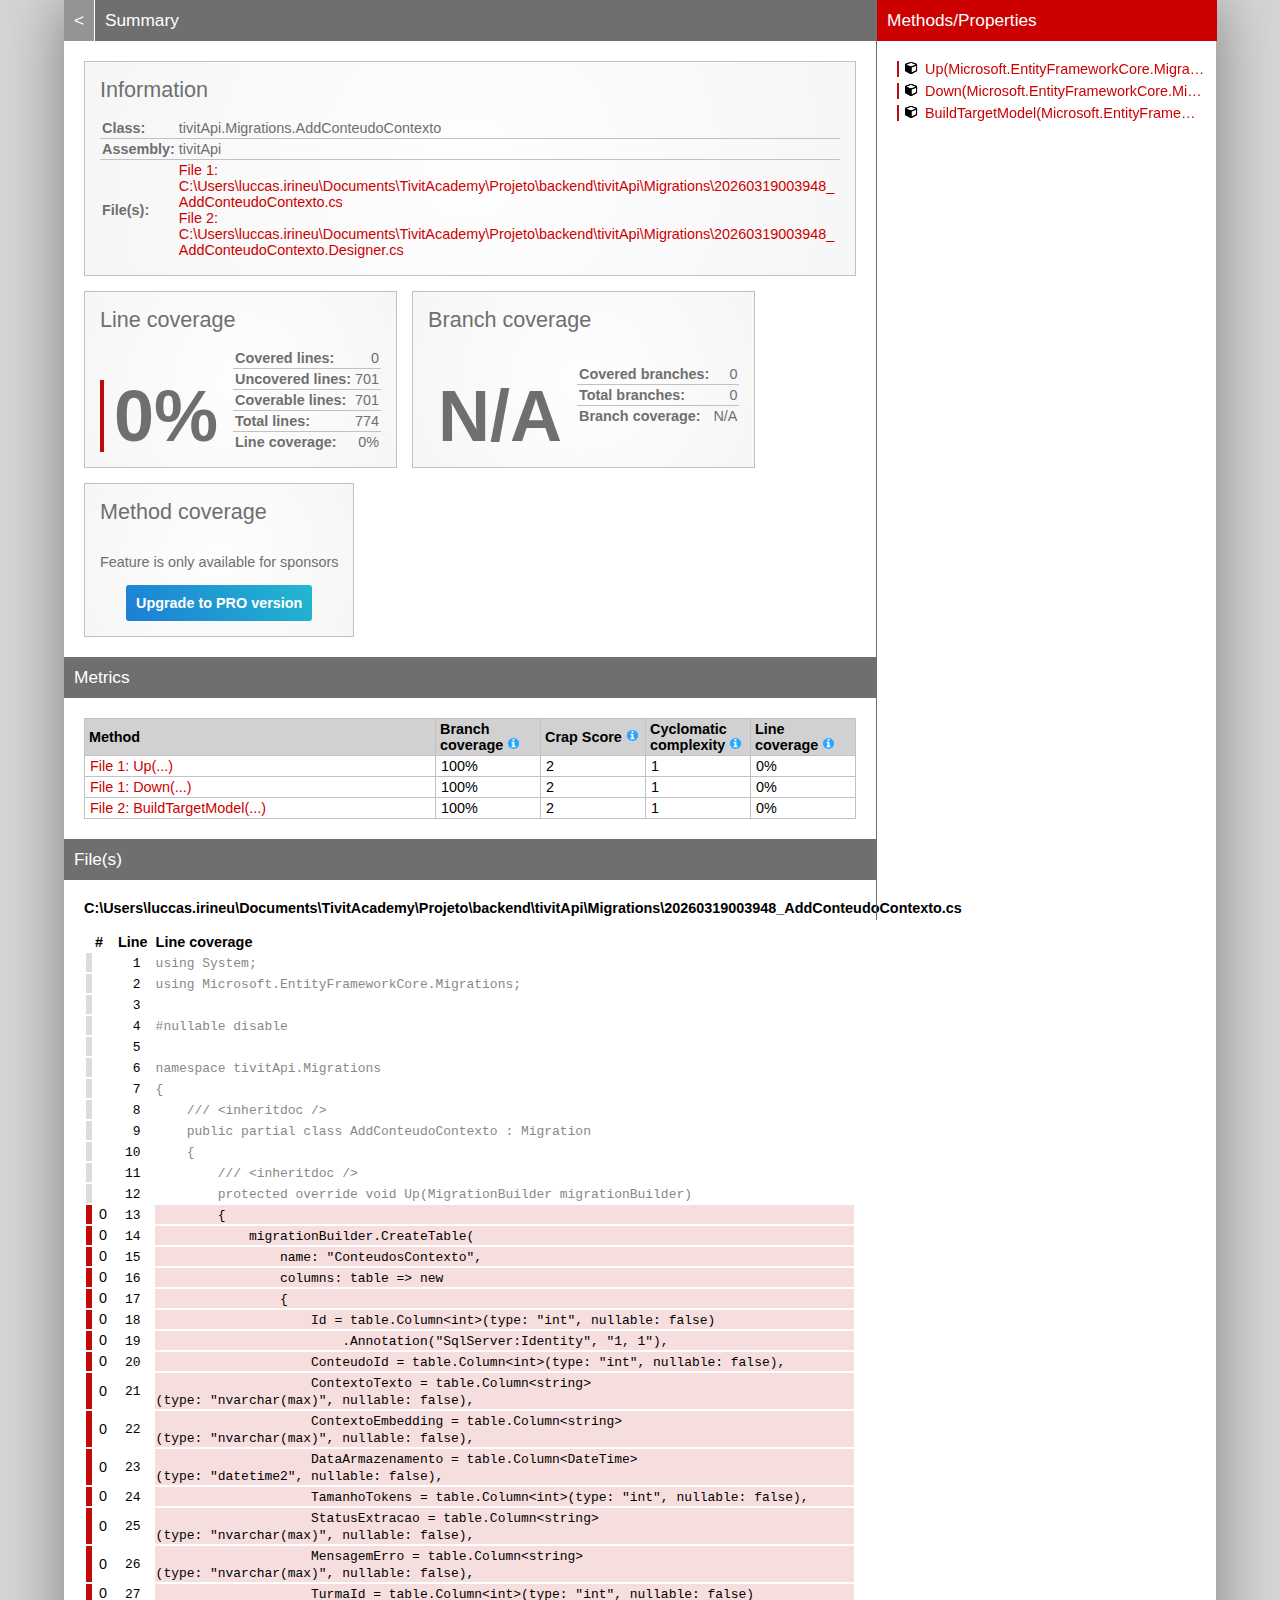
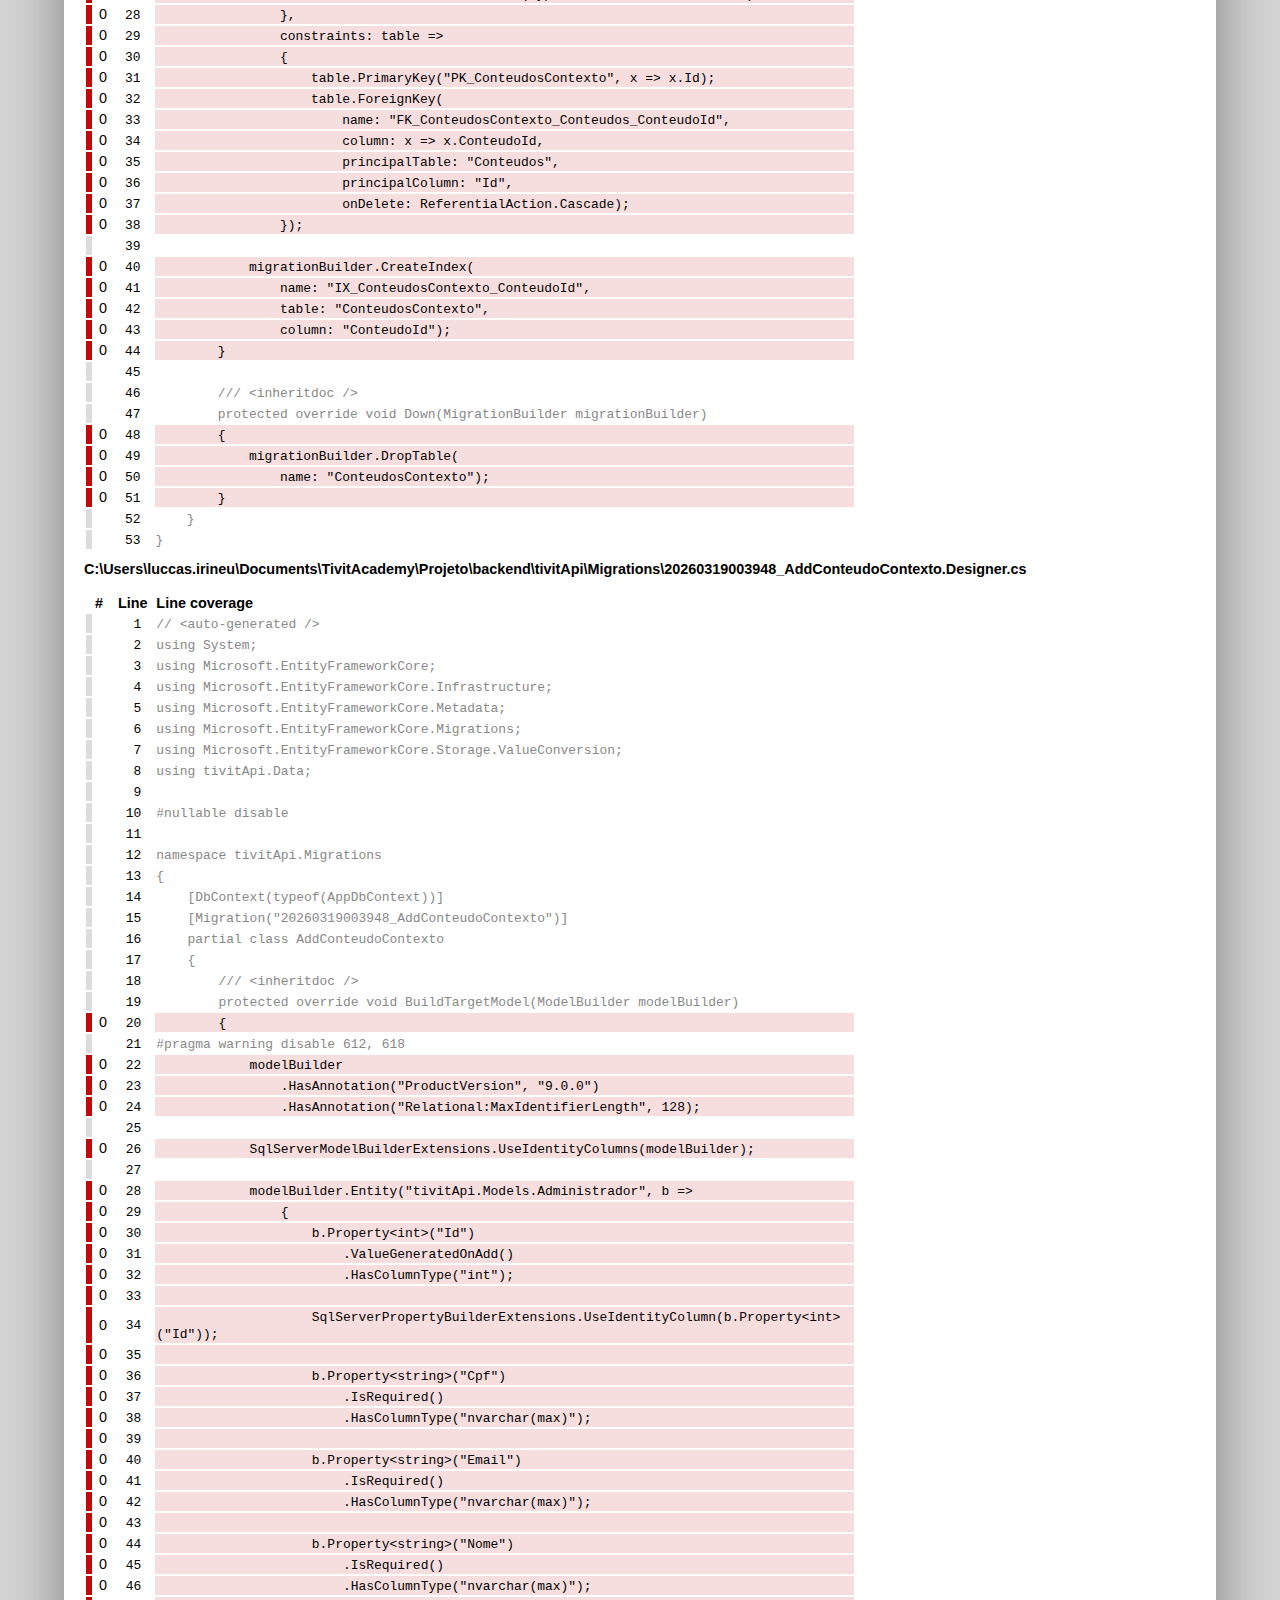
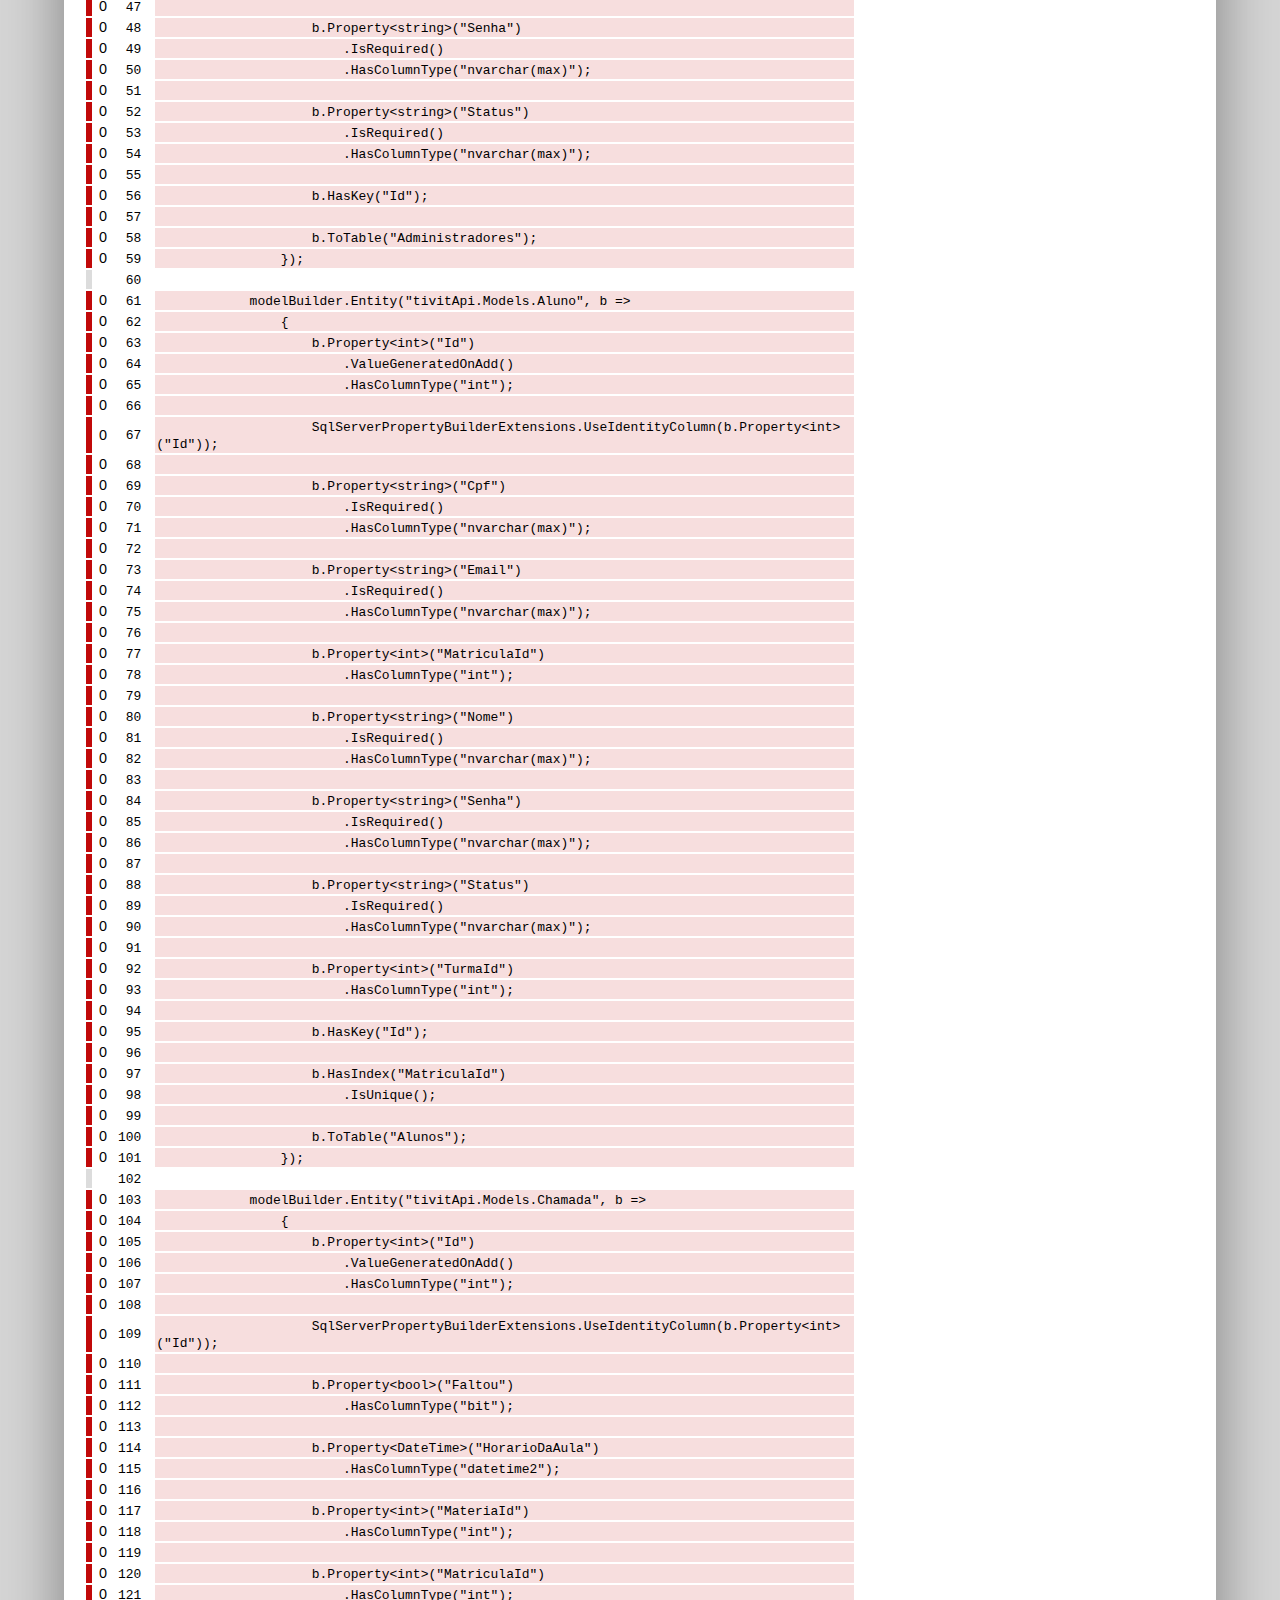
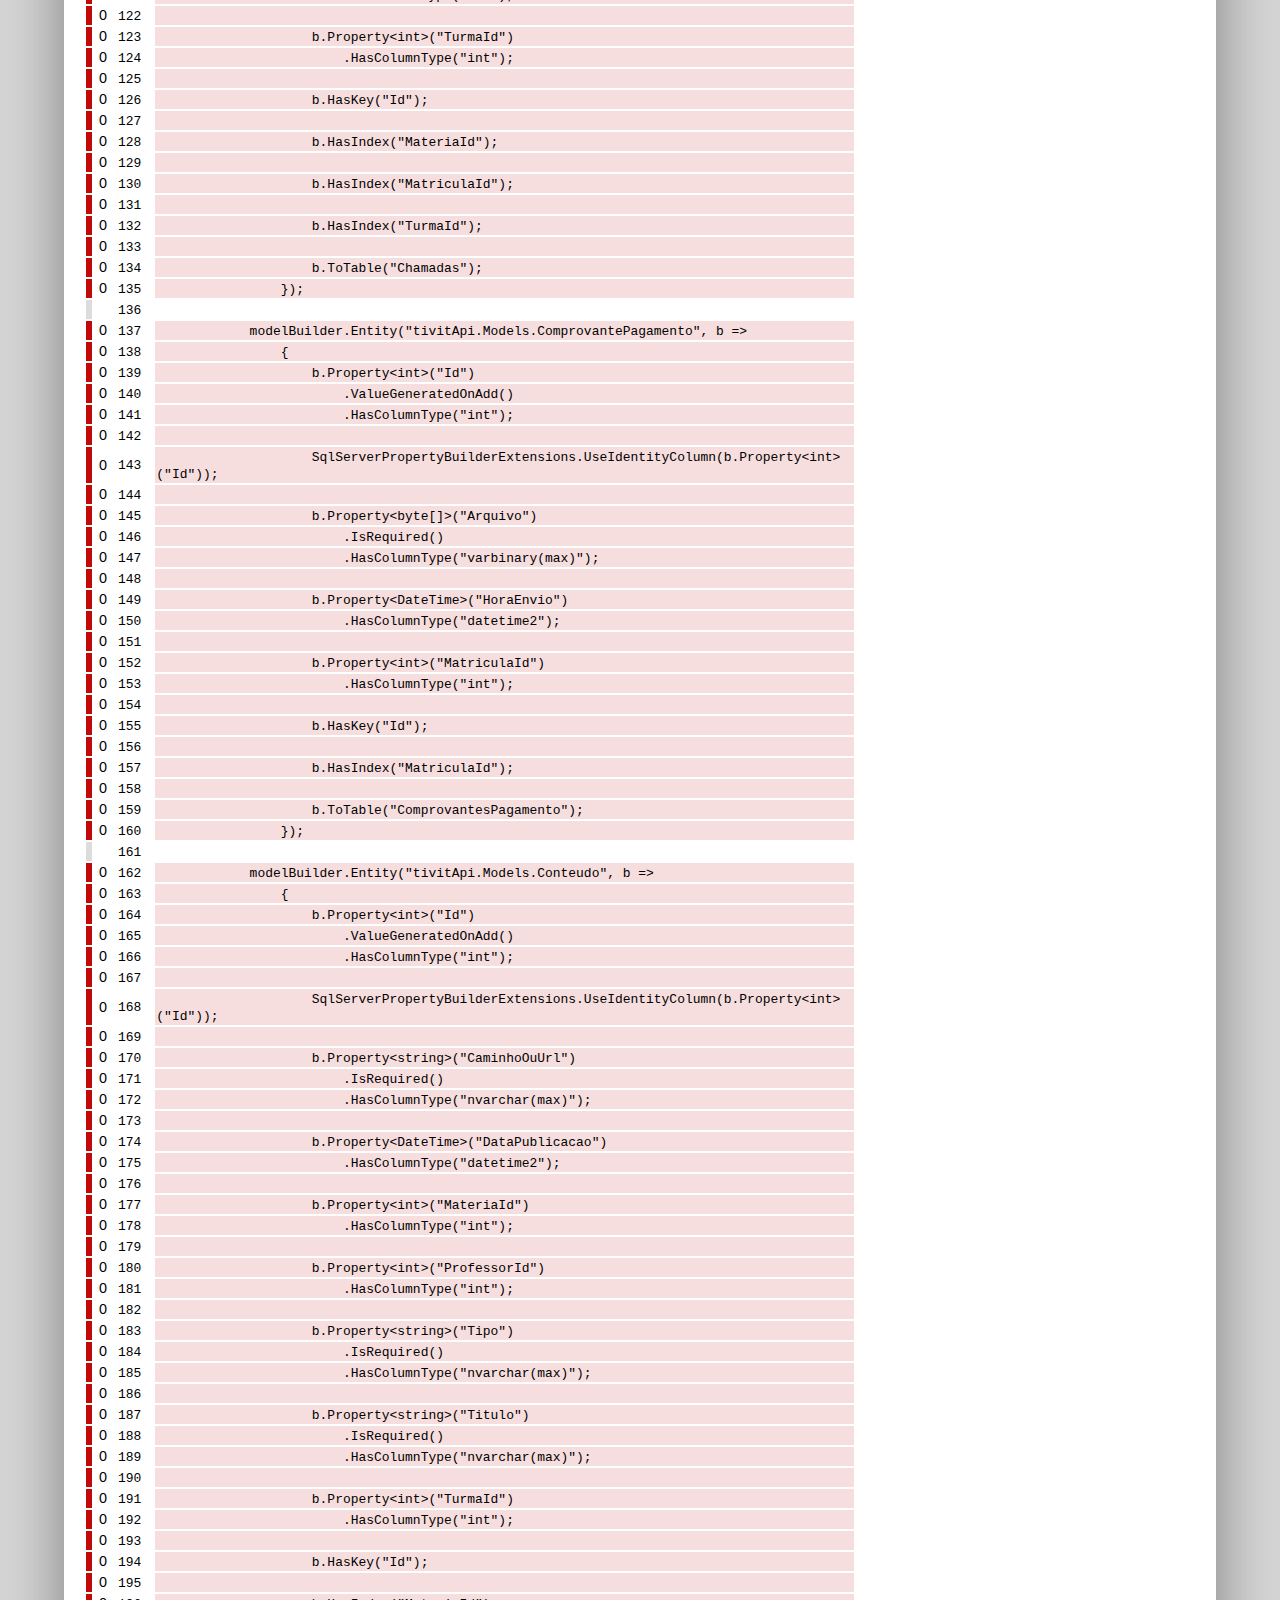
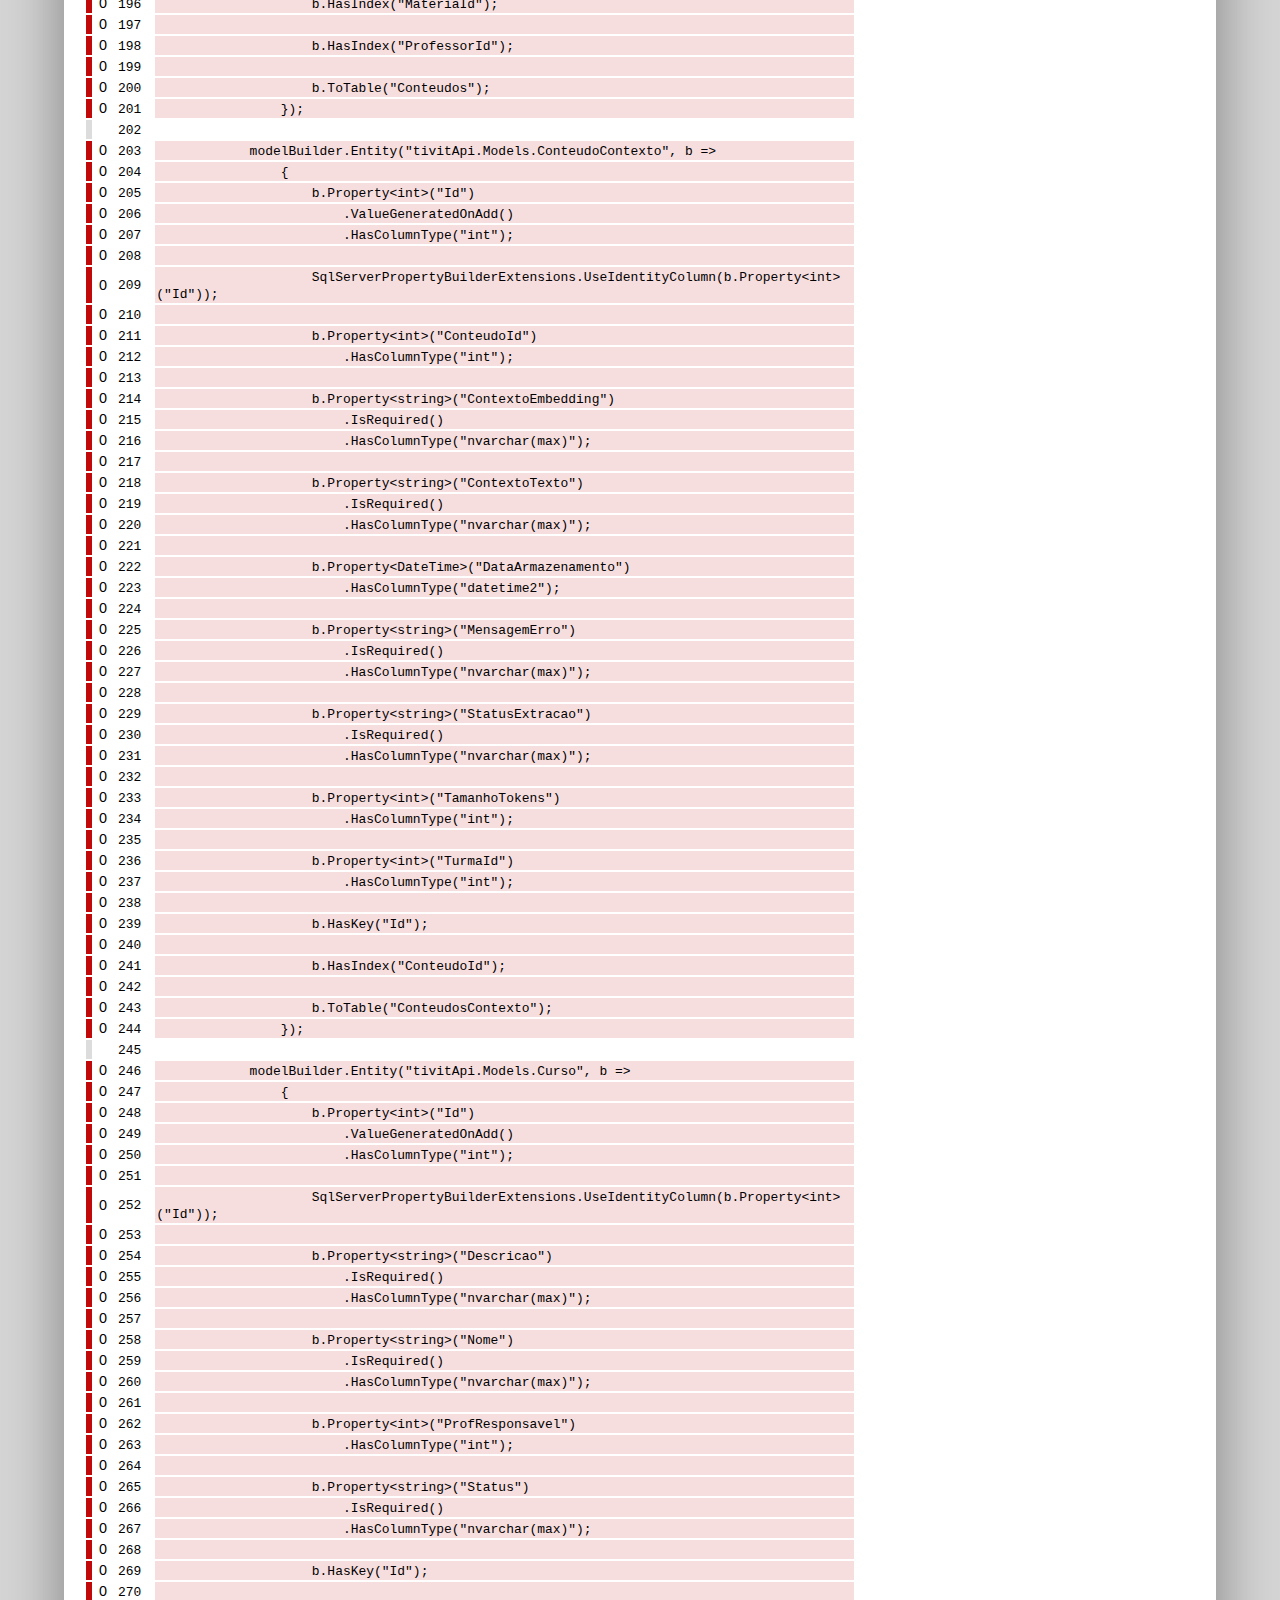
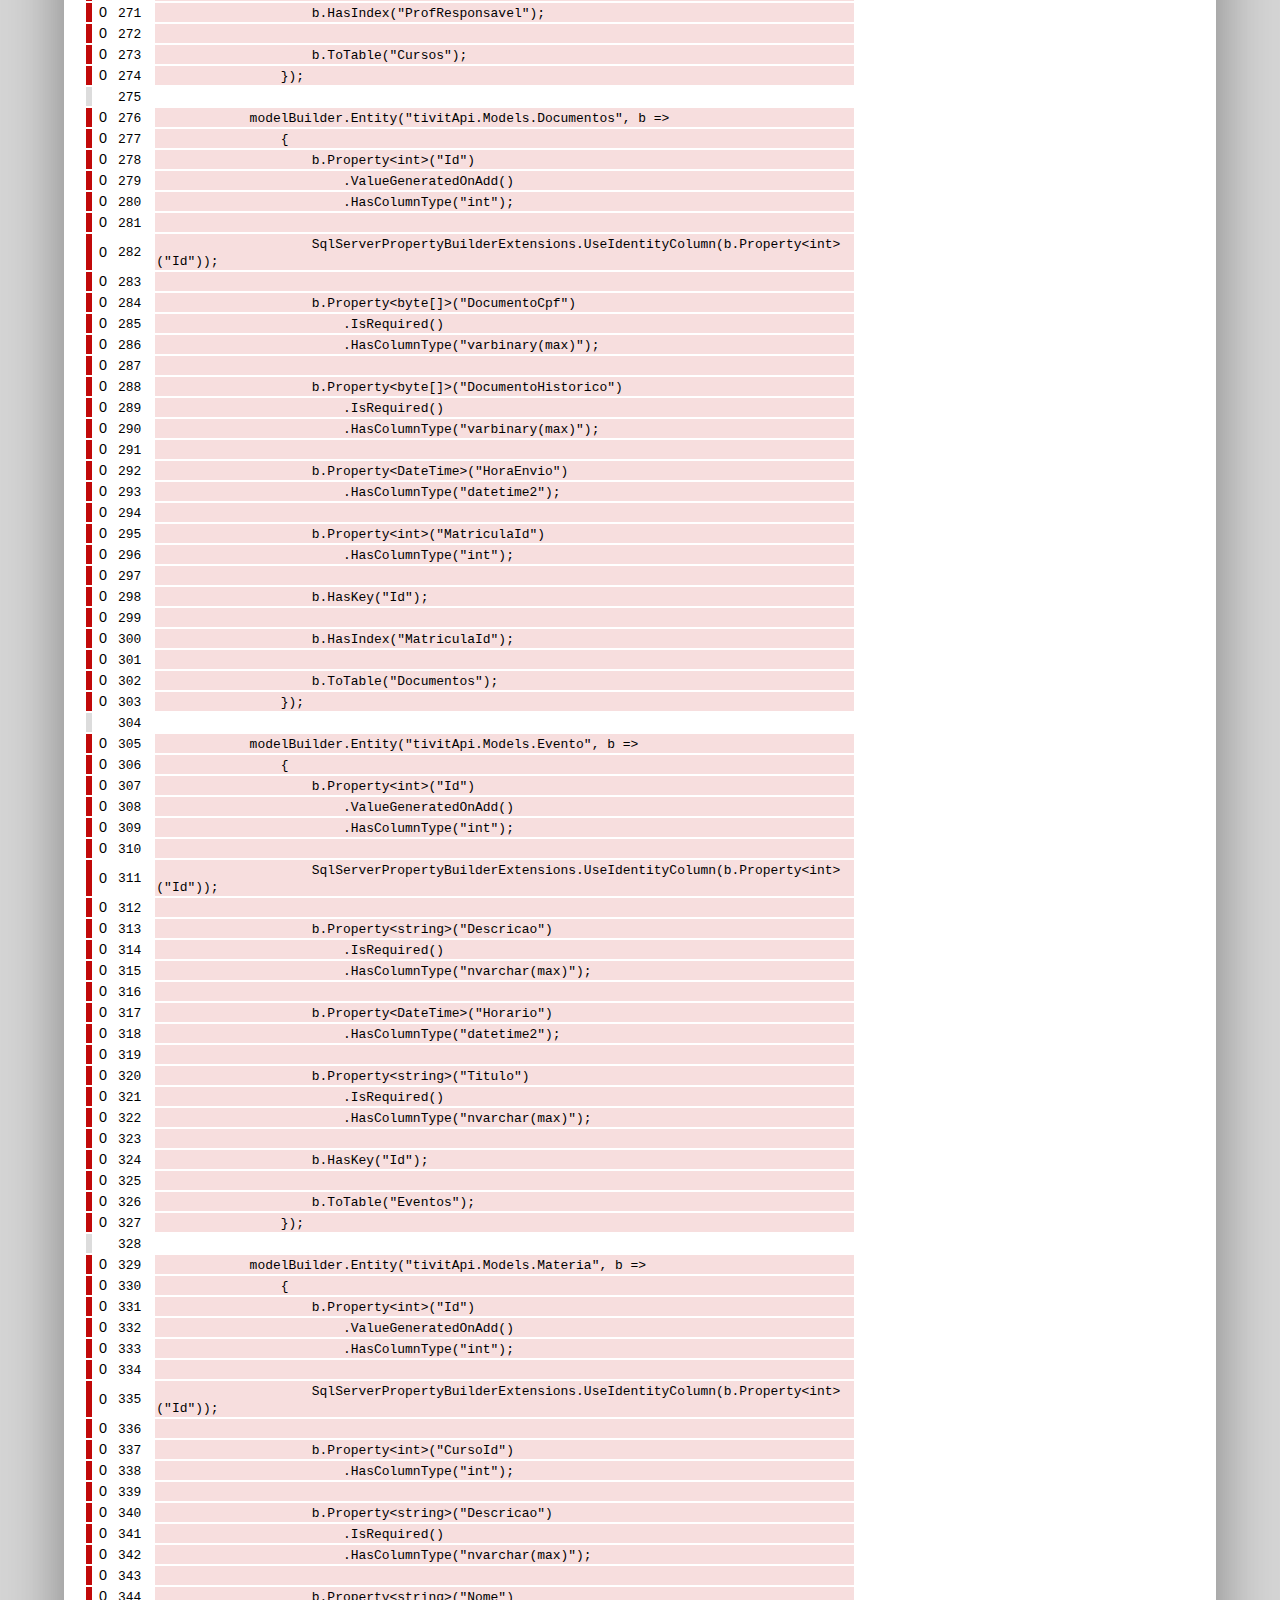
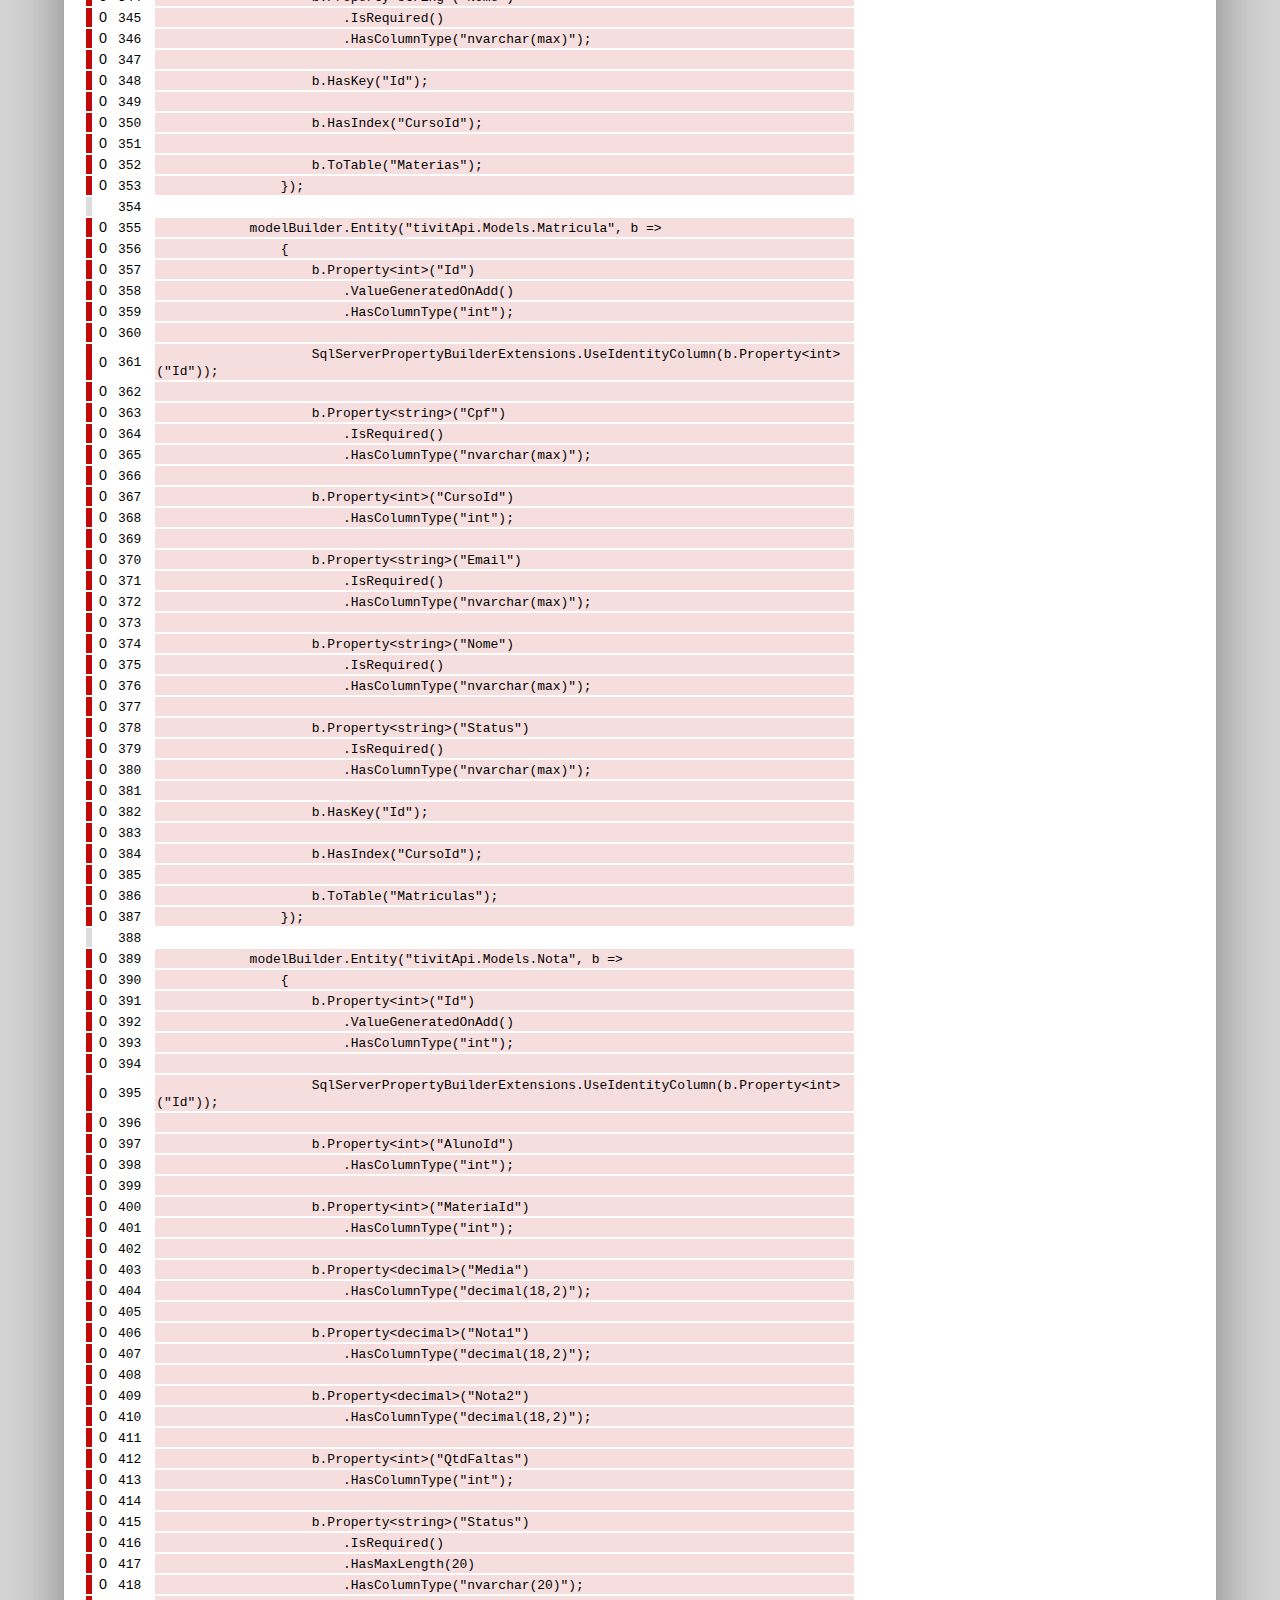
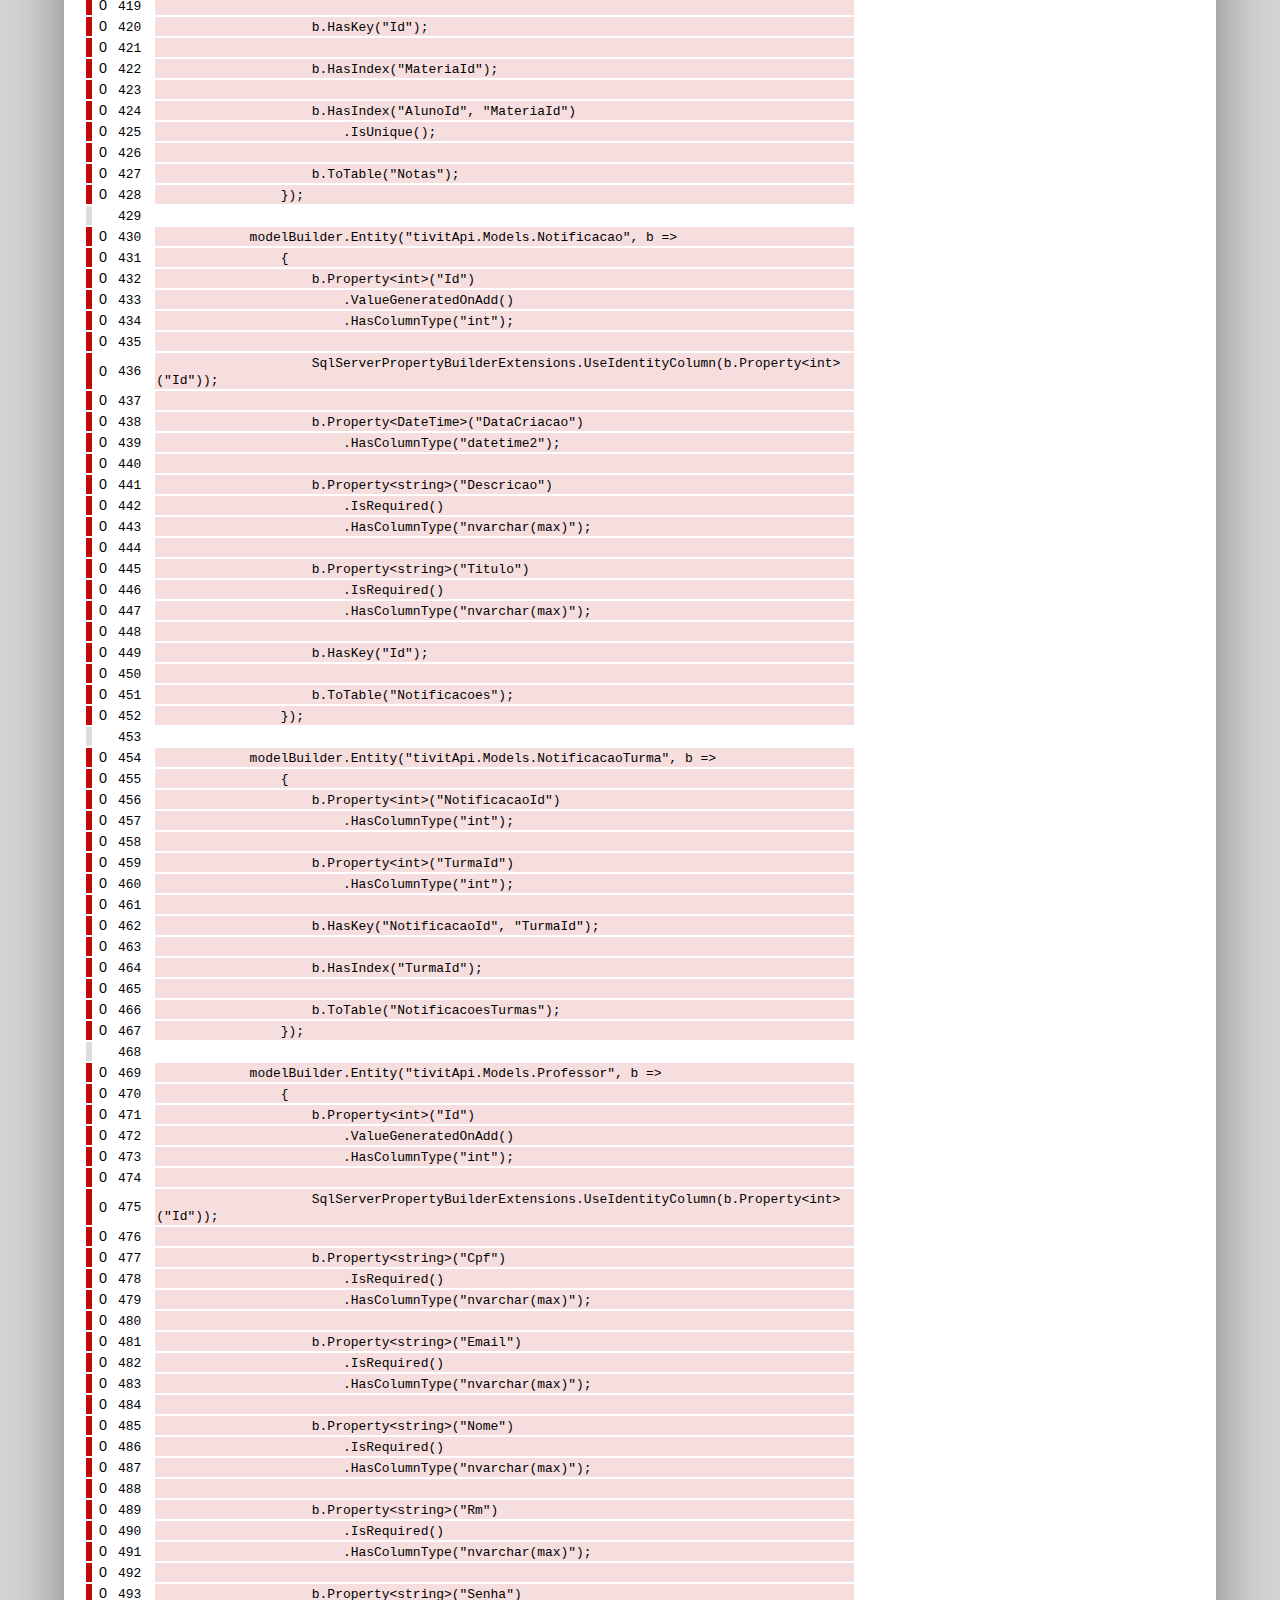
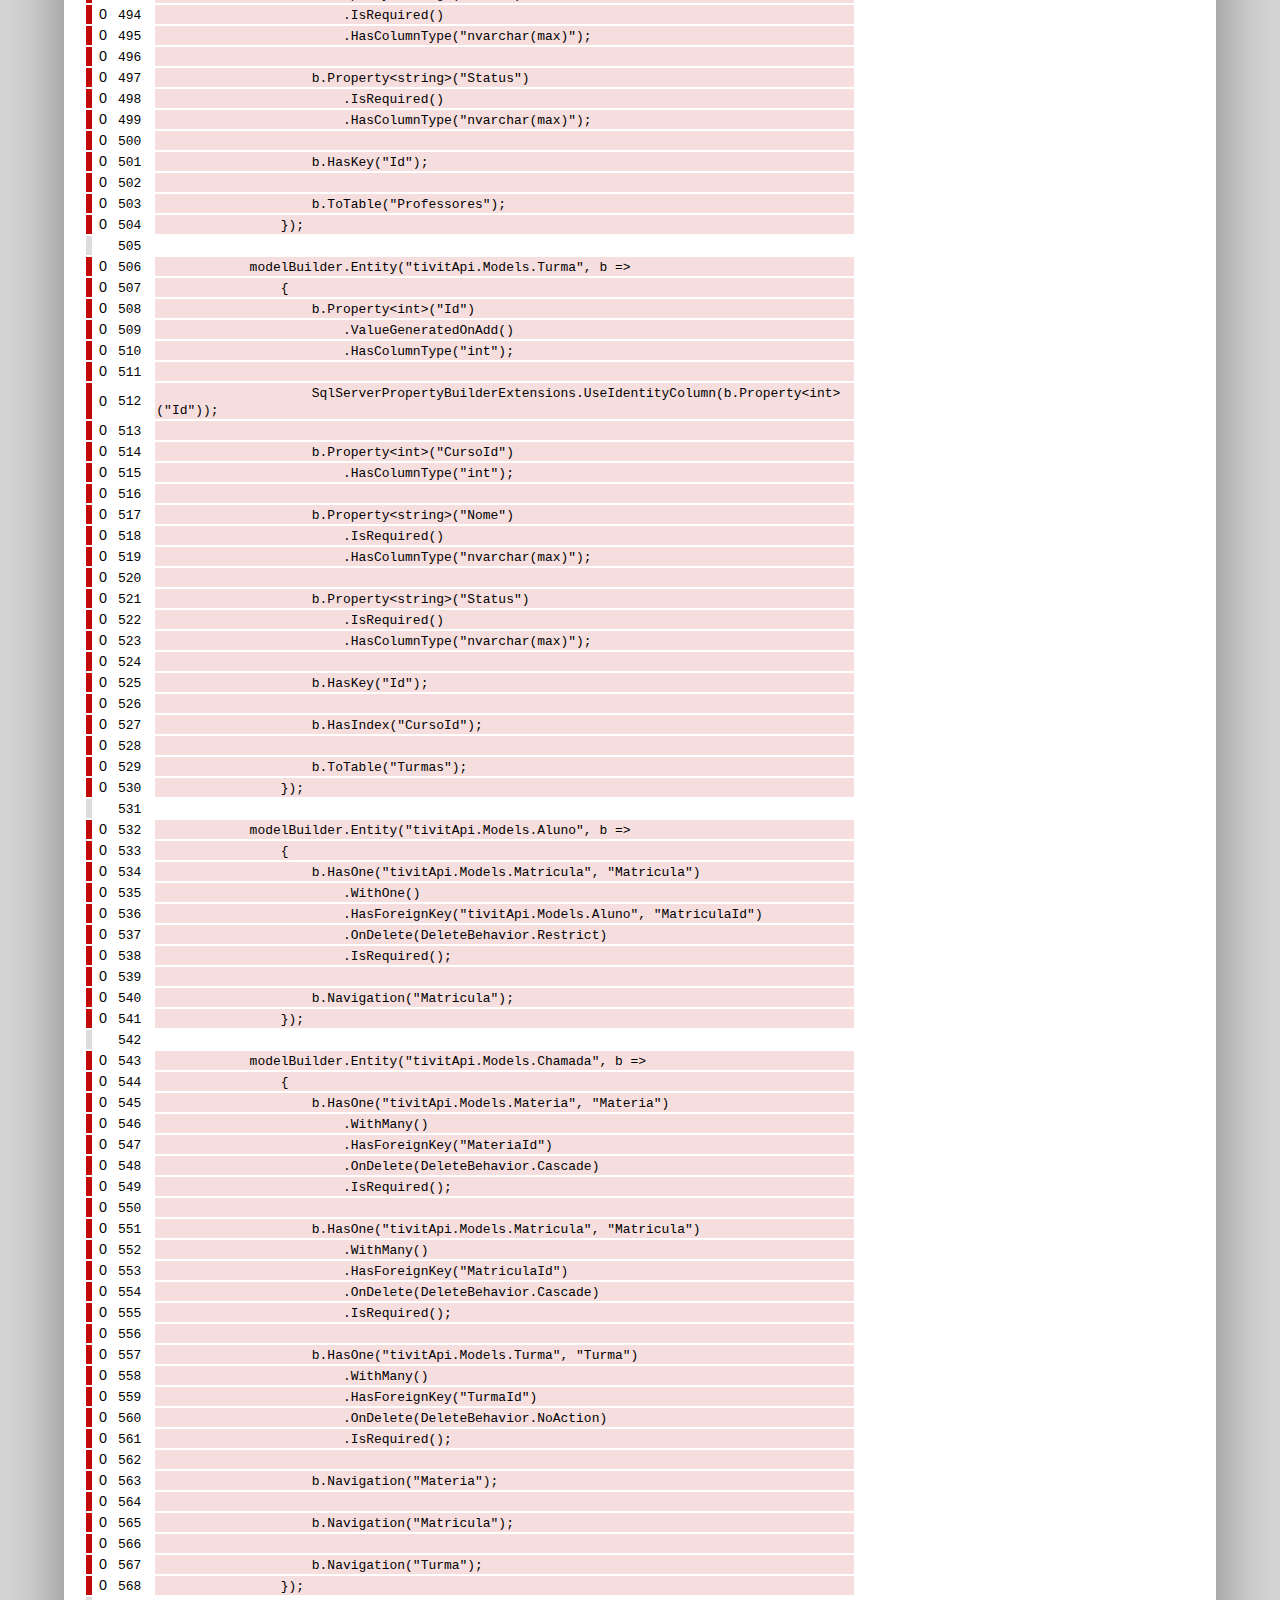
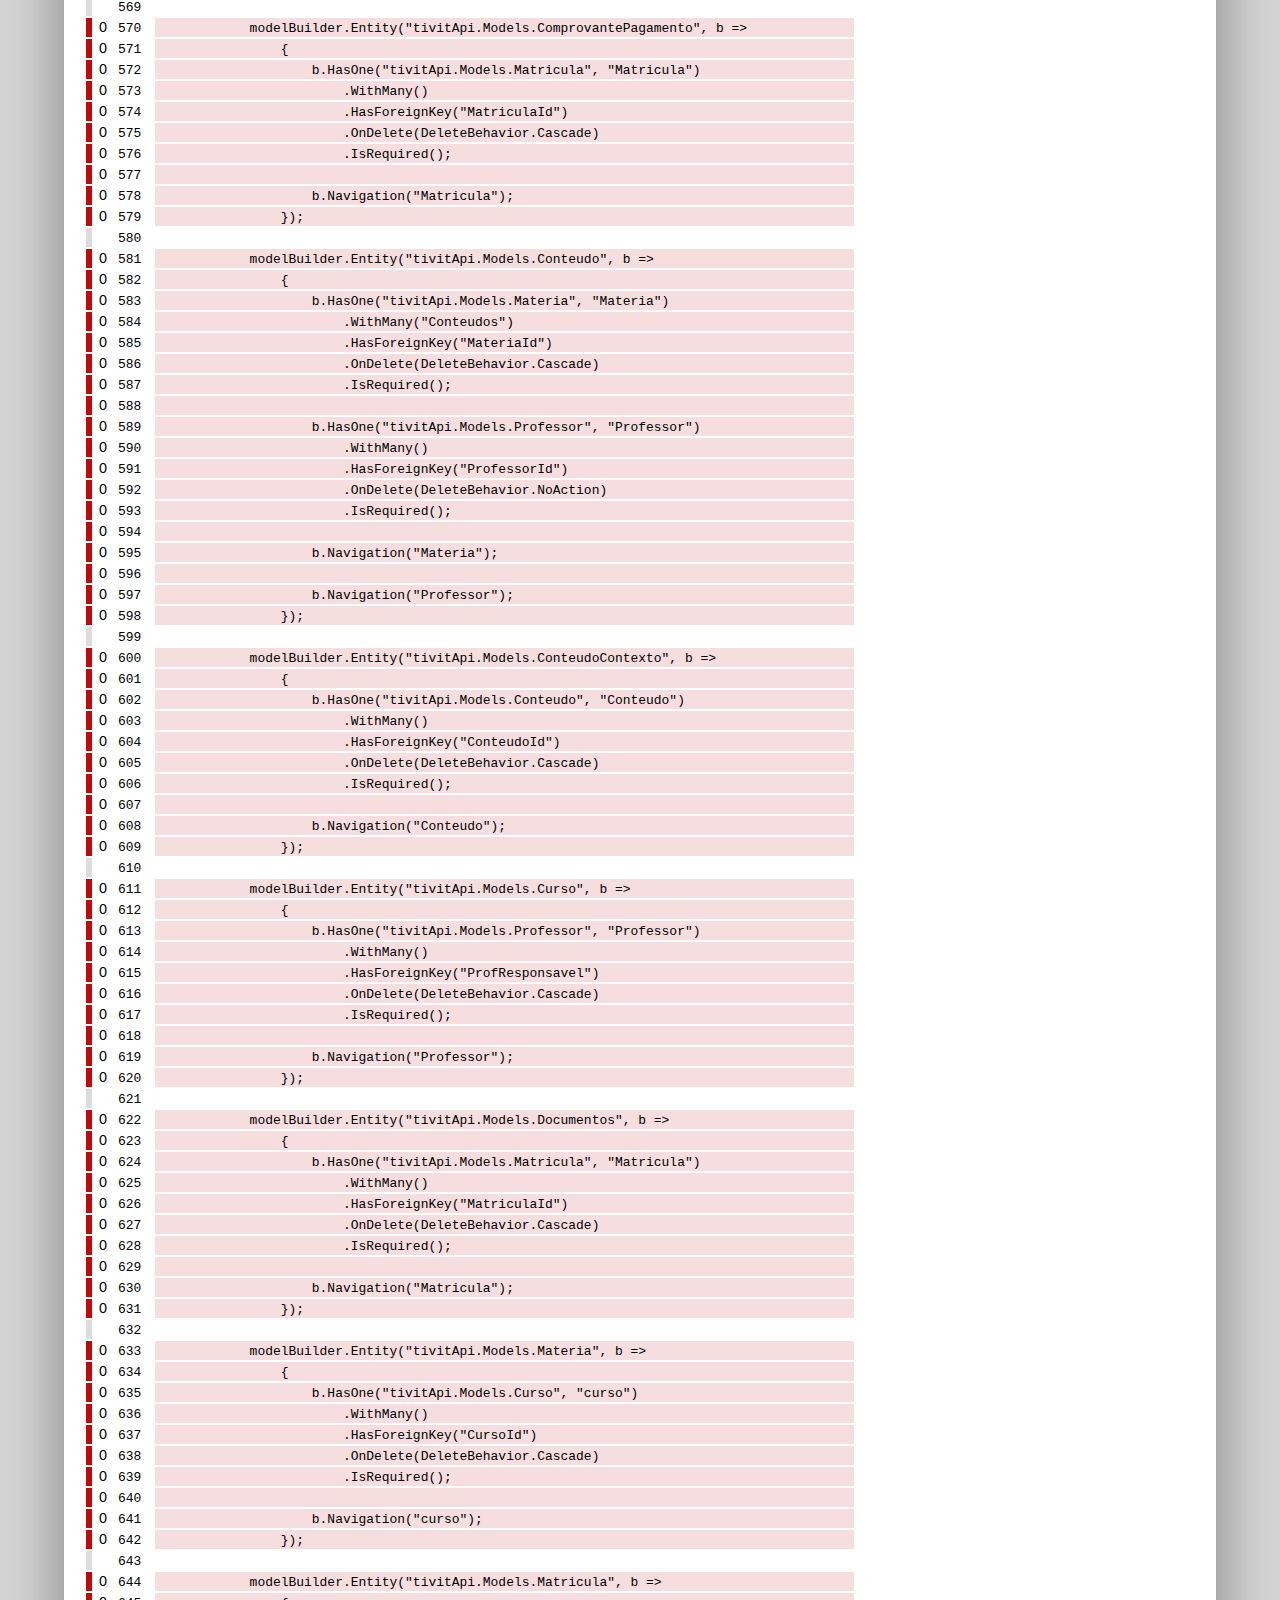
<file: backend/tivitApi.Tests/coveragereport/tivitApi_AddConteudoContexto.html>
<!DOCTYPE html>
<html>
<head>
<meta charset="utf-8" />
<meta name="viewport" content="width=device-width, initial-scale=1.0" />
<meta http-equiv="X-UA-Compatible" content="IE=EDGE,chrome=1" />
<link href="[data-uri]" rel="icon" type="image/x-icon" />
<title>tivitApi.Migrations.AddConteudoContexto - Coverage Report</title>
<link rel="stylesheet" type="text/css" href="report.css" />
</head><body><div class="container"><div class="containerleft">
<h1><a href="index.html" class="back">&lt;</a> Summary</h1>
<div class="card-group">
<div class="card">
<div class="card-header">Information</div>
<div class="card-body">
<div class="table">
<table>
<tr>
<th>Class:</th>
<td class="limit-width " title="tivitApi.Migrations.AddConteudoContexto">tivitApi.Migrations.AddConteudoContexto</td>
</tr>
<tr>
<th>Assembly:</th>
<td class="limit-width " title="tivitApi">tivitApi</td>
</tr>
<tr>
<th>File(s):</th>
<td class="overflow-wrap"><a href="#CUsersluccasirineuDocumentsTivitAcademyProjetobackendtivitApiMigrations20260319003948_AddConteudoContextocs" class="navigatetohash">File 1: C:\Users\luccas.irineu\Documents\TivitAcademy\Projeto\backend\tivitApi\Migrations\20260319003948_AddConteudoContexto.cs</a><br /><a href="#CUsersluccasirineuDocumentsTivitAcademyProjetobackendtivitApiMigrations20260319003948_AddConteudoContextoDesignercs" class="navigatetohash">File 2: C:\Users\luccas.irineu\Documents\TivitAcademy\Projeto\backend\tivitApi\Migrations\20260319003948_AddConteudoContexto.Designer.cs</a></td>
</tr>
</table>
</div>
</div>
</div>
</div>
<div class="card-group">
<div class="card">
<div class="card-header">Line coverage</div>
<div class="card-body">
<div class="large cardpercentagebar cardpercentagebar100">0%</div>
<div class="table">
<table>
<tr>
<th>Covered lines:</th>
<td class="limit-width right" title="0">0</td>
</tr>
<tr>
<th>Uncovered lines:</th>
<td class="limit-width right" title="701">701</td>
</tr>
<tr>
<th>Coverable lines:</th>
<td class="limit-width right" title="701">701</td>
</tr>
<tr>
<th>Total lines:</th>
<td class="limit-width right" title="774">774</td>
</tr>
<tr>
<th>Line coverage:</th>
<td class="limit-width right" title="0 of 701">0%</td>
</tr>
</table>
</div>
</div>
</div>
<div class="card">
<div class="card-header">Branch coverage</div>
<div class="card-body">
<div class="large">N/A</div>
<div class="table">
<table>
<tr>
<th>Covered branches:</th>
<td class="limit-width right" title="0">0</td>
</tr>
<tr>
<th>Total branches:</th>
<td class="limit-width right" title="0">0</td>
</tr>
<tr>
<th>Branch coverage:</th>
<td class="limit-width right" title="N/A">N/A</td>
</tr>
</table>
</div>
</div>
</div>
<div class="card">
<div class="card-header">Method coverage</div>
<div class="card-body">
<div class="center">
<p>Feature is only available for sponsors</p>
<a class="pro-button" href="https://reportgenerator.io/pro" target="_blank">Upgrade to PRO version</a>
</div>
</div>
</div>
</div>
<h1>Metrics</h1>
<div class="table-responsive">
<table class="overview table-fixed">
<colgroup>
<col class="column-min-200" />
<col class="column105" />
<col class="column105" />
<col class="column105" />
<col class="column105" />
</colgroup>
<thead><tr><th>Method</th><th>Branch coverage <a href="https://en.wikipedia.org/wiki/Code_coverage" target="_blank"><i class="icon-info-circled"></i></a></th><th>Crap Score <a href="https://googletesting.blogspot.de/2011/02/this-code-is-crap.html" target="_blank"><i class="icon-info-circled"></i></a></th><th>Cyclomatic complexity <a href="https://en.wikipedia.org/wiki/Cyclomatic_complexity" target="_blank"><i class="icon-info-circled"></i></a></th><th>Line coverage <a href="https://en.wikipedia.org/wiki/Code_coverage" target="_blank"><i class="icon-info-circled"></i></a></th></tr></thead>
<tbody>
<tr><td title="Up(Microsoft.EntityFrameworkCore.Migrations.MigrationBuilder)"><a href="#file0_line13" class="navigatetohash">File 1: Up(...)</a></td><td>100%</td><td>2</td><td>1</td><td>0%</td></tr>
<tr><td title="Down(Microsoft.EntityFrameworkCore.Migrations.MigrationBuilder)"><a href="#file0_line48" class="navigatetohash">File 1: Down(...)</a></td><td>100%</td><td>2</td><td>1</td><td>0%</td></tr>
<tr><td title="BuildTargetModel(Microsoft.EntityFrameworkCore.ModelBuilder)"><a href="#file1_line20" class="navigatetohash">File 2: BuildTargetModel(...)</a></td><td>100%</td><td>2</td><td>1</td><td>0%</td></tr>
</tbody>
</table>
</div>
<h1>File(s)</h1>
<h2 id="CUsersluccasirineuDocumentsTivitAcademyProjetobackendtivitApiMigrations20260319003948_AddConteudoContextocs">C:\Users\luccas.irineu\Documents\TivitAcademy\Projeto\backend\tivitApi\Migrations\20260319003948_AddConteudoContexto.cs</h2>
<div class="table-responsive">
<table class="lineAnalysis">
<thead><tr><th></th><th>#</th><th>Line</th><th></th><th>Line coverage</th></tr></thead>
<tbody>
<tr class="" title="Not coverable" data-coverage="{'AllTestMethods': {'VC': '', 'LVS': 'gray'}}"><td class="gray">&nbsp;</td><td class="leftmargin rightmargin right"></td><td class="rightmargin right"><a id="file0_line1"></a><code>1</code></td><td></td><td class="lightgray"><code>using&nbsp;System;</code></td></tr>
<tr class="" title="Not coverable" data-coverage="{'AllTestMethods': {'VC': '', 'LVS': 'gray'}}"><td class="gray">&nbsp;</td><td class="leftmargin rightmargin right"></td><td class="rightmargin right"><a id="file0_line2"></a><code>2</code></td><td></td><td class="lightgray"><code>using&nbsp;Microsoft.EntityFrameworkCore.Migrations;</code></td></tr>
<tr class="" title="Not coverable" data-coverage="{'AllTestMethods': {'VC': '', 'LVS': 'gray'}}"><td class="gray">&nbsp;</td><td class="leftmargin rightmargin right"></td><td class="rightmargin right"><a id="file0_line3"></a><code>3</code></td><td></td><td class="lightgray"><code></code></td></tr>
<tr class="" title="Not coverable" data-coverage="{'AllTestMethods': {'VC': '', 'LVS': 'gray'}}"><td class="gray">&nbsp;</td><td class="leftmargin rightmargin right"></td><td class="rightmargin right"><a id="file0_line4"></a><code>4</code></td><td></td><td class="lightgray"><code>#nullable&nbsp;disable</code></td></tr>
<tr class="" title="Not coverable" data-coverage="{'AllTestMethods': {'VC': '', 'LVS': 'gray'}}"><td class="gray">&nbsp;</td><td class="leftmargin rightmargin right"></td><td class="rightmargin right"><a id="file0_line5"></a><code>5</code></td><td></td><td class="lightgray"><code></code></td></tr>
<tr class="" title="Not coverable" data-coverage="{'AllTestMethods': {'VC': '', 'LVS': 'gray'}}"><td class="gray">&nbsp;</td><td class="leftmargin rightmargin right"></td><td class="rightmargin right"><a id="file0_line6"></a><code>6</code></td><td></td><td class="lightgray"><code>namespace&nbsp;tivitApi.Migrations</code></td></tr>
<tr class="" title="Not coverable" data-coverage="{'AllTestMethods': {'VC': '', 'LVS': 'gray'}}"><td class="gray">&nbsp;</td><td class="leftmargin rightmargin right"></td><td class="rightmargin right"><a id="file0_line7"></a><code>7</code></td><td></td><td class="lightgray"><code>{</code></td></tr>
<tr class="" title="Not coverable" data-coverage="{'AllTestMethods': {'VC': '', 'LVS': 'gray'}}"><td class="gray">&nbsp;</td><td class="leftmargin rightmargin right"></td><td class="rightmargin right"><a id="file0_line8"></a><code>8</code></td><td></td><td class="lightgray"><code>&nbsp;&nbsp;&nbsp;&nbsp;///&nbsp;&lt;inheritdoc&nbsp;/&gt;</code></td></tr>
<tr class="" title="Not coverable" data-coverage="{'AllTestMethods': {'VC': '', 'LVS': 'gray'}}"><td class="gray">&nbsp;</td><td class="leftmargin rightmargin right"></td><td class="rightmargin right"><a id="file0_line9"></a><code>9</code></td><td></td><td class="lightgray"><code>&nbsp;&nbsp;&nbsp;&nbsp;public&nbsp;partial&nbsp;class&nbsp;AddConteudoContexto&nbsp;:&nbsp;Migration</code></td></tr>
<tr class="" title="Not coverable" data-coverage="{'AllTestMethods': {'VC': '', 'LVS': 'gray'}}"><td class="gray">&nbsp;</td><td class="leftmargin rightmargin right"></td><td class="rightmargin right"><a id="file0_line10"></a><code>10</code></td><td></td><td class="lightgray"><code>&nbsp;&nbsp;&nbsp;&nbsp;{</code></td></tr>
<tr class="" title="Not coverable" data-coverage="{'AllTestMethods': {'VC': '', 'LVS': 'gray'}}"><td class="gray">&nbsp;</td><td class="leftmargin rightmargin right"></td><td class="rightmargin right"><a id="file0_line11"></a><code>11</code></td><td></td><td class="lightgray"><code>&nbsp;&nbsp;&nbsp;&nbsp;&nbsp;&nbsp;&nbsp;&nbsp;///&nbsp;&lt;inheritdoc&nbsp;/&gt;</code></td></tr>
<tr class="" title="Not coverable" data-coverage="{'AllTestMethods': {'VC': '', 'LVS': 'gray'}}"><td class="gray">&nbsp;</td><td class="leftmargin rightmargin right"></td><td class="rightmargin right"><a id="file0_line12"></a><code>12</code></td><td></td><td class="lightgray"><code>&nbsp;&nbsp;&nbsp;&nbsp;&nbsp;&nbsp;&nbsp;&nbsp;protected&nbsp;override&nbsp;void&nbsp;Up(MigrationBuilder&nbsp;migrationBuilder)</code></td></tr>
<tr class="coverableline" title="Not covered (0 visits)" data-coverage="{'AllTestMethods': {'VC': '0', 'LVS': 'red'}}"><td class="red">&nbsp;</td><td class="leftmargin rightmargin right">0</td><td class="rightmargin right"><a id="file0_line13"></a><code>13</code></td><td></td><td class="lightred"><code>&nbsp;&nbsp;&nbsp;&nbsp;&nbsp;&nbsp;&nbsp;&nbsp;{</code></td></tr>
<tr class="coverableline" title="Not covered (0 visits)" data-coverage="{'AllTestMethods': {'VC': '0', 'LVS': 'red'}}"><td class="red">&nbsp;</td><td class="leftmargin rightmargin right">0</td><td class="rightmargin right"><a id="file0_line14"></a><code>14</code></td><td></td><td class="lightred"><code>&nbsp;&nbsp;&nbsp;&nbsp;&nbsp;&nbsp;&nbsp;&nbsp;&nbsp;&nbsp;&nbsp;&nbsp;migrationBuilder.CreateTable(</code></td></tr>
<tr class="coverableline" title="Not covered (0 visits)" data-coverage="{'AllTestMethods': {'VC': '0', 'LVS': 'red'}}"><td class="red">&nbsp;</td><td class="leftmargin rightmargin right">0</td><td class="rightmargin right"><a id="file0_line15"></a><code>15</code></td><td></td><td class="lightred"><code>&nbsp;&nbsp;&nbsp;&nbsp;&nbsp;&nbsp;&nbsp;&nbsp;&nbsp;&nbsp;&nbsp;&nbsp;&nbsp;&nbsp;&nbsp;&nbsp;name:&nbsp;&quot;ConteudosContexto&quot;,</code></td></tr>
<tr class="coverableline" title="Not covered (0 visits)" data-coverage="{'AllTestMethods': {'VC': '0', 'LVS': 'red'}}"><td class="red">&nbsp;</td><td class="leftmargin rightmargin right">0</td><td class="rightmargin right"><a id="file0_line16"></a><code>16</code></td><td></td><td class="lightred"><code>&nbsp;&nbsp;&nbsp;&nbsp;&nbsp;&nbsp;&nbsp;&nbsp;&nbsp;&nbsp;&nbsp;&nbsp;&nbsp;&nbsp;&nbsp;&nbsp;columns:&nbsp;table&nbsp;=&gt;&nbsp;new</code></td></tr>
<tr class="coverableline" title="Not covered (0 visits)" data-coverage="{'AllTestMethods': {'VC': '0', 'LVS': 'red'}}"><td class="red">&nbsp;</td><td class="leftmargin rightmargin right">0</td><td class="rightmargin right"><a id="file0_line17"></a><code>17</code></td><td></td><td class="lightred"><code>&nbsp;&nbsp;&nbsp;&nbsp;&nbsp;&nbsp;&nbsp;&nbsp;&nbsp;&nbsp;&nbsp;&nbsp;&nbsp;&nbsp;&nbsp;&nbsp;{</code></td></tr>
<tr class="coverableline" title="Not covered (0 visits)" data-coverage="{'AllTestMethods': {'VC': '0', 'LVS': 'red'}}"><td class="red">&nbsp;</td><td class="leftmargin rightmargin right">0</td><td class="rightmargin right"><a id="file0_line18"></a><code>18</code></td><td></td><td class="lightred"><code>&nbsp;&nbsp;&nbsp;&nbsp;&nbsp;&nbsp;&nbsp;&nbsp;&nbsp;&nbsp;&nbsp;&nbsp;&nbsp;&nbsp;&nbsp;&nbsp;&nbsp;&nbsp;&nbsp;&nbsp;Id&nbsp;=&nbsp;table.Column&lt;int&gt;(type:&nbsp;&quot;int&quot;,&nbsp;nullable:&nbsp;false)</code></td></tr>
<tr class="coverableline" title="Not covered (0 visits)" data-coverage="{'AllTestMethods': {'VC': '0', 'LVS': 'red'}}"><td class="red">&nbsp;</td><td class="leftmargin rightmargin right">0</td><td class="rightmargin right"><a id="file0_line19"></a><code>19</code></td><td></td><td class="lightred"><code>&nbsp;&nbsp;&nbsp;&nbsp;&nbsp;&nbsp;&nbsp;&nbsp;&nbsp;&nbsp;&nbsp;&nbsp;&nbsp;&nbsp;&nbsp;&nbsp;&nbsp;&nbsp;&nbsp;&nbsp;&nbsp;&nbsp;&nbsp;&nbsp;.Annotation(&quot;SqlServer:Identity&quot;,&nbsp;&quot;1,&nbsp;1&quot;),</code></td></tr>
<tr class="coverableline" title="Not covered (0 visits)" data-coverage="{'AllTestMethods': {'VC': '0', 'LVS': 'red'}}"><td class="red">&nbsp;</td><td class="leftmargin rightmargin right">0</td><td class="rightmargin right"><a id="file0_line20"></a><code>20</code></td><td></td><td class="lightred"><code>&nbsp;&nbsp;&nbsp;&nbsp;&nbsp;&nbsp;&nbsp;&nbsp;&nbsp;&nbsp;&nbsp;&nbsp;&nbsp;&nbsp;&nbsp;&nbsp;&nbsp;&nbsp;&nbsp;&nbsp;ConteudoId&nbsp;=&nbsp;table.Column&lt;int&gt;(type:&nbsp;&quot;int&quot;,&nbsp;nullable:&nbsp;false),</code></td></tr>
<tr class="coverableline" title="Not covered (0 visits)" data-coverage="{'AllTestMethods': {'VC': '0', 'LVS': 'red'}}"><td class="red">&nbsp;</td><td class="leftmargin rightmargin right">0</td><td class="rightmargin right"><a id="file0_line21"></a><code>21</code></td><td></td><td class="lightred"><code>&nbsp;&nbsp;&nbsp;&nbsp;&nbsp;&nbsp;&nbsp;&nbsp;&nbsp;&nbsp;&nbsp;&nbsp;&nbsp;&nbsp;&nbsp;&nbsp;&nbsp;&nbsp;&nbsp;&nbsp;ContextoTexto&nbsp;=&nbsp;table.Column&lt;string&gt;(type:&nbsp;&quot;nvarchar(max)&quot;,&nbsp;nullable:&nbsp;false),</code></td></tr>
<tr class="coverableline" title="Not covered (0 visits)" data-coverage="{'AllTestMethods': {'VC': '0', 'LVS': 'red'}}"><td class="red">&nbsp;</td><td class="leftmargin rightmargin right">0</td><td class="rightmargin right"><a id="file0_line22"></a><code>22</code></td><td></td><td class="lightred"><code>&nbsp;&nbsp;&nbsp;&nbsp;&nbsp;&nbsp;&nbsp;&nbsp;&nbsp;&nbsp;&nbsp;&nbsp;&nbsp;&nbsp;&nbsp;&nbsp;&nbsp;&nbsp;&nbsp;&nbsp;ContextoEmbedding&nbsp;=&nbsp;table.Column&lt;string&gt;(type:&nbsp;&quot;nvarchar(max)&quot;,&nbsp;nullable:&nbsp;false),</code></td></tr>
<tr class="coverableline" title="Not covered (0 visits)" data-coverage="{'AllTestMethods': {'VC': '0', 'LVS': 'red'}}"><td class="red">&nbsp;</td><td class="leftmargin rightmargin right">0</td><td class="rightmargin right"><a id="file0_line23"></a><code>23</code></td><td></td><td class="lightred"><code>&nbsp;&nbsp;&nbsp;&nbsp;&nbsp;&nbsp;&nbsp;&nbsp;&nbsp;&nbsp;&nbsp;&nbsp;&nbsp;&nbsp;&nbsp;&nbsp;&nbsp;&nbsp;&nbsp;&nbsp;DataArmazenamento&nbsp;=&nbsp;table.Column&lt;DateTime&gt;(type:&nbsp;&quot;datetime2&quot;,&nbsp;nullable:&nbsp;false),</code></td></tr>
<tr class="coverableline" title="Not covered (0 visits)" data-coverage="{'AllTestMethods': {'VC': '0', 'LVS': 'red'}}"><td class="red">&nbsp;</td><td class="leftmargin rightmargin right">0</td><td class="rightmargin right"><a id="file0_line24"></a><code>24</code></td><td></td><td class="lightred"><code>&nbsp;&nbsp;&nbsp;&nbsp;&nbsp;&nbsp;&nbsp;&nbsp;&nbsp;&nbsp;&nbsp;&nbsp;&nbsp;&nbsp;&nbsp;&nbsp;&nbsp;&nbsp;&nbsp;&nbsp;TamanhoTokens&nbsp;=&nbsp;table.Column&lt;int&gt;(type:&nbsp;&quot;int&quot;,&nbsp;nullable:&nbsp;false),</code></td></tr>
<tr class="coverableline" title="Not covered (0 visits)" data-coverage="{'AllTestMethods': {'VC': '0', 'LVS': 'red'}}"><td class="red">&nbsp;</td><td class="leftmargin rightmargin right">0</td><td class="rightmargin right"><a id="file0_line25"></a><code>25</code></td><td></td><td class="lightred"><code>&nbsp;&nbsp;&nbsp;&nbsp;&nbsp;&nbsp;&nbsp;&nbsp;&nbsp;&nbsp;&nbsp;&nbsp;&nbsp;&nbsp;&nbsp;&nbsp;&nbsp;&nbsp;&nbsp;&nbsp;StatusExtracao&nbsp;=&nbsp;table.Column&lt;string&gt;(type:&nbsp;&quot;nvarchar(max)&quot;,&nbsp;nullable:&nbsp;false),</code></td></tr>
<tr class="coverableline" title="Not covered (0 visits)" data-coverage="{'AllTestMethods': {'VC': '0', 'LVS': 'red'}}"><td class="red">&nbsp;</td><td class="leftmargin rightmargin right">0</td><td class="rightmargin right"><a id="file0_line26"></a><code>26</code></td><td></td><td class="lightred"><code>&nbsp;&nbsp;&nbsp;&nbsp;&nbsp;&nbsp;&nbsp;&nbsp;&nbsp;&nbsp;&nbsp;&nbsp;&nbsp;&nbsp;&nbsp;&nbsp;&nbsp;&nbsp;&nbsp;&nbsp;MensagemErro&nbsp;=&nbsp;table.Column&lt;string&gt;(type:&nbsp;&quot;nvarchar(max)&quot;,&nbsp;nullable:&nbsp;false),</code></td></tr>
<tr class="coverableline" title="Not covered (0 visits)" data-coverage="{'AllTestMethods': {'VC': '0', 'LVS': 'red'}}"><td class="red">&nbsp;</td><td class="leftmargin rightmargin right">0</td><td class="rightmargin right"><a id="file0_line27"></a><code>27</code></td><td></td><td class="lightred"><code>&nbsp;&nbsp;&nbsp;&nbsp;&nbsp;&nbsp;&nbsp;&nbsp;&nbsp;&nbsp;&nbsp;&nbsp;&nbsp;&nbsp;&nbsp;&nbsp;&nbsp;&nbsp;&nbsp;&nbsp;TurmaId&nbsp;=&nbsp;table.Column&lt;int&gt;(type:&nbsp;&quot;int&quot;,&nbsp;nullable:&nbsp;false)</code></td></tr>
<tr class="coverableline" title="Not covered (0 visits)" data-coverage="{'AllTestMethods': {'VC': '0', 'LVS': 'red'}}"><td class="red">&nbsp;</td><td class="leftmargin rightmargin right">0</td><td class="rightmargin right"><a id="file0_line28"></a><code>28</code></td><td></td><td class="lightred"><code>&nbsp;&nbsp;&nbsp;&nbsp;&nbsp;&nbsp;&nbsp;&nbsp;&nbsp;&nbsp;&nbsp;&nbsp;&nbsp;&nbsp;&nbsp;&nbsp;},</code></td></tr>
<tr class="coverableline" title="Not covered (0 visits)" data-coverage="{'AllTestMethods': {'VC': '0', 'LVS': 'red'}}"><td class="red">&nbsp;</td><td class="leftmargin rightmargin right">0</td><td class="rightmargin right"><a id="file0_line29"></a><code>29</code></td><td></td><td class="lightred"><code>&nbsp;&nbsp;&nbsp;&nbsp;&nbsp;&nbsp;&nbsp;&nbsp;&nbsp;&nbsp;&nbsp;&nbsp;&nbsp;&nbsp;&nbsp;&nbsp;constraints:&nbsp;table&nbsp;=&gt;</code></td></tr>
<tr class="coverableline" title="Not covered (0 visits)" data-coverage="{'AllTestMethods': {'VC': '0', 'LVS': 'red'}}"><td class="red">&nbsp;</td><td class="leftmargin rightmargin right">0</td><td class="rightmargin right"><a id="file0_line30"></a><code>30</code></td><td></td><td class="lightred"><code>&nbsp;&nbsp;&nbsp;&nbsp;&nbsp;&nbsp;&nbsp;&nbsp;&nbsp;&nbsp;&nbsp;&nbsp;&nbsp;&nbsp;&nbsp;&nbsp;{</code></td></tr>
<tr class="coverableline" title="Not covered (0 visits)" data-coverage="{'AllTestMethods': {'VC': '0', 'LVS': 'red'}}"><td class="red">&nbsp;</td><td class="leftmargin rightmargin right">0</td><td class="rightmargin right"><a id="file0_line31"></a><code>31</code></td><td></td><td class="lightred"><code>&nbsp;&nbsp;&nbsp;&nbsp;&nbsp;&nbsp;&nbsp;&nbsp;&nbsp;&nbsp;&nbsp;&nbsp;&nbsp;&nbsp;&nbsp;&nbsp;&nbsp;&nbsp;&nbsp;&nbsp;table.PrimaryKey(&quot;PK_ConteudosContexto&quot;,&nbsp;x&nbsp;=&gt;&nbsp;x.Id);</code></td></tr>
<tr class="coverableline" title="Not covered (0 visits)" data-coverage="{'AllTestMethods': {'VC': '0', 'LVS': 'red'}}"><td class="red">&nbsp;</td><td class="leftmargin rightmargin right">0</td><td class="rightmargin right"><a id="file0_line32"></a><code>32</code></td><td></td><td class="lightred"><code>&nbsp;&nbsp;&nbsp;&nbsp;&nbsp;&nbsp;&nbsp;&nbsp;&nbsp;&nbsp;&nbsp;&nbsp;&nbsp;&nbsp;&nbsp;&nbsp;&nbsp;&nbsp;&nbsp;&nbsp;table.ForeignKey(</code></td></tr>
<tr class="coverableline" title="Not covered (0 visits)" data-coverage="{'AllTestMethods': {'VC': '0', 'LVS': 'red'}}"><td class="red">&nbsp;</td><td class="leftmargin rightmargin right">0</td><td class="rightmargin right"><a id="file0_line33"></a><code>33</code></td><td></td><td class="lightred"><code>&nbsp;&nbsp;&nbsp;&nbsp;&nbsp;&nbsp;&nbsp;&nbsp;&nbsp;&nbsp;&nbsp;&nbsp;&nbsp;&nbsp;&nbsp;&nbsp;&nbsp;&nbsp;&nbsp;&nbsp;&nbsp;&nbsp;&nbsp;&nbsp;name:&nbsp;&quot;FK_ConteudosContexto_Conteudos_ConteudoId&quot;,</code></td></tr>
<tr class="coverableline" title="Not covered (0 visits)" data-coverage="{'AllTestMethods': {'VC': '0', 'LVS': 'red'}}"><td class="red">&nbsp;</td><td class="leftmargin rightmargin right">0</td><td class="rightmargin right"><a id="file0_line34"></a><code>34</code></td><td></td><td class="lightred"><code>&nbsp;&nbsp;&nbsp;&nbsp;&nbsp;&nbsp;&nbsp;&nbsp;&nbsp;&nbsp;&nbsp;&nbsp;&nbsp;&nbsp;&nbsp;&nbsp;&nbsp;&nbsp;&nbsp;&nbsp;&nbsp;&nbsp;&nbsp;&nbsp;column:&nbsp;x&nbsp;=&gt;&nbsp;x.ConteudoId,</code></td></tr>
<tr class="coverableline" title="Not covered (0 visits)" data-coverage="{'AllTestMethods': {'VC': '0', 'LVS': 'red'}}"><td class="red">&nbsp;</td><td class="leftmargin rightmargin right">0</td><td class="rightmargin right"><a id="file0_line35"></a><code>35</code></td><td></td><td class="lightred"><code>&nbsp;&nbsp;&nbsp;&nbsp;&nbsp;&nbsp;&nbsp;&nbsp;&nbsp;&nbsp;&nbsp;&nbsp;&nbsp;&nbsp;&nbsp;&nbsp;&nbsp;&nbsp;&nbsp;&nbsp;&nbsp;&nbsp;&nbsp;&nbsp;principalTable:&nbsp;&quot;Conteudos&quot;,</code></td></tr>
<tr class="coverableline" title="Not covered (0 visits)" data-coverage="{'AllTestMethods': {'VC': '0', 'LVS': 'red'}}"><td class="red">&nbsp;</td><td class="leftmargin rightmargin right">0</td><td class="rightmargin right"><a id="file0_line36"></a><code>36</code></td><td></td><td class="lightred"><code>&nbsp;&nbsp;&nbsp;&nbsp;&nbsp;&nbsp;&nbsp;&nbsp;&nbsp;&nbsp;&nbsp;&nbsp;&nbsp;&nbsp;&nbsp;&nbsp;&nbsp;&nbsp;&nbsp;&nbsp;&nbsp;&nbsp;&nbsp;&nbsp;principalColumn:&nbsp;&quot;Id&quot;,</code></td></tr>
<tr class="coverableline" title="Not covered (0 visits)" data-coverage="{'AllTestMethods': {'VC': '0', 'LVS': 'red'}}"><td class="red">&nbsp;</td><td class="leftmargin rightmargin right">0</td><td class="rightmargin right"><a id="file0_line37"></a><code>37</code></td><td></td><td class="lightred"><code>&nbsp;&nbsp;&nbsp;&nbsp;&nbsp;&nbsp;&nbsp;&nbsp;&nbsp;&nbsp;&nbsp;&nbsp;&nbsp;&nbsp;&nbsp;&nbsp;&nbsp;&nbsp;&nbsp;&nbsp;&nbsp;&nbsp;&nbsp;&nbsp;onDelete:&nbsp;ReferentialAction.Cascade);</code></td></tr>
<tr class="coverableline" title="Not covered (0 visits)" data-coverage="{'AllTestMethods': {'VC': '0', 'LVS': 'red'}}"><td class="red">&nbsp;</td><td class="leftmargin rightmargin right">0</td><td class="rightmargin right"><a id="file0_line38"></a><code>38</code></td><td></td><td class="lightred"><code>&nbsp;&nbsp;&nbsp;&nbsp;&nbsp;&nbsp;&nbsp;&nbsp;&nbsp;&nbsp;&nbsp;&nbsp;&nbsp;&nbsp;&nbsp;&nbsp;});</code></td></tr>
<tr class="" title="Not coverable" data-coverage="{'AllTestMethods': {'VC': '', 'LVS': 'gray'}}"><td class="gray">&nbsp;</td><td class="leftmargin rightmargin right"></td><td class="rightmargin right"><a id="file0_line39"></a><code>39</code></td><td></td><td class="lightgray"><code></code></td></tr>
<tr class="coverableline" title="Not covered (0 visits)" data-coverage="{'AllTestMethods': {'VC': '0', 'LVS': 'red'}}"><td class="red">&nbsp;</td><td class="leftmargin rightmargin right">0</td><td class="rightmargin right"><a id="file0_line40"></a><code>40</code></td><td></td><td class="lightred"><code>&nbsp;&nbsp;&nbsp;&nbsp;&nbsp;&nbsp;&nbsp;&nbsp;&nbsp;&nbsp;&nbsp;&nbsp;migrationBuilder.CreateIndex(</code></td></tr>
<tr class="coverableline" title="Not covered (0 visits)" data-coverage="{'AllTestMethods': {'VC': '0', 'LVS': 'red'}}"><td class="red">&nbsp;</td><td class="leftmargin rightmargin right">0</td><td class="rightmargin right"><a id="file0_line41"></a><code>41</code></td><td></td><td class="lightred"><code>&nbsp;&nbsp;&nbsp;&nbsp;&nbsp;&nbsp;&nbsp;&nbsp;&nbsp;&nbsp;&nbsp;&nbsp;&nbsp;&nbsp;&nbsp;&nbsp;name:&nbsp;&quot;IX_ConteudosContexto_ConteudoId&quot;,</code></td></tr>
<tr class="coverableline" title="Not covered (0 visits)" data-coverage="{'AllTestMethods': {'VC': '0', 'LVS': 'red'}}"><td class="red">&nbsp;</td><td class="leftmargin rightmargin right">0</td><td class="rightmargin right"><a id="file0_line42"></a><code>42</code></td><td></td><td class="lightred"><code>&nbsp;&nbsp;&nbsp;&nbsp;&nbsp;&nbsp;&nbsp;&nbsp;&nbsp;&nbsp;&nbsp;&nbsp;&nbsp;&nbsp;&nbsp;&nbsp;table:&nbsp;&quot;ConteudosContexto&quot;,</code></td></tr>
<tr class="coverableline" title="Not covered (0 visits)" data-coverage="{'AllTestMethods': {'VC': '0', 'LVS': 'red'}}"><td class="red">&nbsp;</td><td class="leftmargin rightmargin right">0</td><td class="rightmargin right"><a id="file0_line43"></a><code>43</code></td><td></td><td class="lightred"><code>&nbsp;&nbsp;&nbsp;&nbsp;&nbsp;&nbsp;&nbsp;&nbsp;&nbsp;&nbsp;&nbsp;&nbsp;&nbsp;&nbsp;&nbsp;&nbsp;column:&nbsp;&quot;ConteudoId&quot;);</code></td></tr>
<tr class="coverableline" title="Not covered (0 visits)" data-coverage="{'AllTestMethods': {'VC': '0', 'LVS': 'red'}}"><td class="red">&nbsp;</td><td class="leftmargin rightmargin right">0</td><td class="rightmargin right"><a id="file0_line44"></a><code>44</code></td><td></td><td class="lightred"><code>&nbsp;&nbsp;&nbsp;&nbsp;&nbsp;&nbsp;&nbsp;&nbsp;}</code></td></tr>
<tr class="" title="Not coverable" data-coverage="{'AllTestMethods': {'VC': '', 'LVS': 'gray'}}"><td class="gray">&nbsp;</td><td class="leftmargin rightmargin right"></td><td class="rightmargin right"><a id="file0_line45"></a><code>45</code></td><td></td><td class="lightgray"><code></code></td></tr>
<tr class="" title="Not coverable" data-coverage="{'AllTestMethods': {'VC': '', 'LVS': 'gray'}}"><td class="gray">&nbsp;</td><td class="leftmargin rightmargin right"></td><td class="rightmargin right"><a id="file0_line46"></a><code>46</code></td><td></td><td class="lightgray"><code>&nbsp;&nbsp;&nbsp;&nbsp;&nbsp;&nbsp;&nbsp;&nbsp;///&nbsp;&lt;inheritdoc&nbsp;/&gt;</code></td></tr>
<tr class="" title="Not coverable" data-coverage="{'AllTestMethods': {'VC': '', 'LVS': 'gray'}}"><td class="gray">&nbsp;</td><td class="leftmargin rightmargin right"></td><td class="rightmargin right"><a id="file0_line47"></a><code>47</code></td><td></td><td class="lightgray"><code>&nbsp;&nbsp;&nbsp;&nbsp;&nbsp;&nbsp;&nbsp;&nbsp;protected&nbsp;override&nbsp;void&nbsp;Down(MigrationBuilder&nbsp;migrationBuilder)</code></td></tr>
<tr class="coverableline" title="Not covered (0 visits)" data-coverage="{'AllTestMethods': {'VC': '0', 'LVS': 'red'}}"><td class="red">&nbsp;</td><td class="leftmargin rightmargin right">0</td><td class="rightmargin right"><a id="file0_line48"></a><code>48</code></td><td></td><td class="lightred"><code>&nbsp;&nbsp;&nbsp;&nbsp;&nbsp;&nbsp;&nbsp;&nbsp;{</code></td></tr>
<tr class="coverableline" title="Not covered (0 visits)" data-coverage="{'AllTestMethods': {'VC': '0', 'LVS': 'red'}}"><td class="red">&nbsp;</td><td class="leftmargin rightmargin right">0</td><td class="rightmargin right"><a id="file0_line49"></a><code>49</code></td><td></td><td class="lightred"><code>&nbsp;&nbsp;&nbsp;&nbsp;&nbsp;&nbsp;&nbsp;&nbsp;&nbsp;&nbsp;&nbsp;&nbsp;migrationBuilder.DropTable(</code></td></tr>
<tr class="coverableline" title="Not covered (0 visits)" data-coverage="{'AllTestMethods': {'VC': '0', 'LVS': 'red'}}"><td class="red">&nbsp;</td><td class="leftmargin rightmargin right">0</td><td class="rightmargin right"><a id="file0_line50"></a><code>50</code></td><td></td><td class="lightred"><code>&nbsp;&nbsp;&nbsp;&nbsp;&nbsp;&nbsp;&nbsp;&nbsp;&nbsp;&nbsp;&nbsp;&nbsp;&nbsp;&nbsp;&nbsp;&nbsp;name:&nbsp;&quot;ConteudosContexto&quot;);</code></td></tr>
<tr class="coverableline" title="Not covered (0 visits)" data-coverage="{'AllTestMethods': {'VC': '0', 'LVS': 'red'}}"><td class="red">&nbsp;</td><td class="leftmargin rightmargin right">0</td><td class="rightmargin right"><a id="file0_line51"></a><code>51</code></td><td></td><td class="lightred"><code>&nbsp;&nbsp;&nbsp;&nbsp;&nbsp;&nbsp;&nbsp;&nbsp;}</code></td></tr>
<tr class="" title="Not coverable" data-coverage="{'AllTestMethods': {'VC': '', 'LVS': 'gray'}}"><td class="gray">&nbsp;</td><td class="leftmargin rightmargin right"></td><td class="rightmargin right"><a id="file0_line52"></a><code>52</code></td><td></td><td class="lightgray"><code>&nbsp;&nbsp;&nbsp;&nbsp;}</code></td></tr>
<tr class="" title="Not coverable" data-coverage="{'AllTestMethods': {'VC': '', 'LVS': 'gray'}}"><td class="gray">&nbsp;</td><td class="leftmargin rightmargin right"></td><td class="rightmargin right"><a id="file0_line53"></a><code>53</code></td><td></td><td class="lightgray"><code>}</code></td></tr>
</tbody>
</table>
</div>
<h2 id="CUsersluccasirineuDocumentsTivitAcademyProjetobackendtivitApiMigrations20260319003948_AddConteudoContextoDesignercs">C:\Users\luccas.irineu\Documents\TivitAcademy\Projeto\backend\tivitApi\Migrations\20260319003948_AddConteudoContexto.Designer.cs</h2>
<div class="table-responsive">
<table class="lineAnalysis">
<thead><tr><th></th><th>#</th><th>Line</th><th></th><th>Line coverage</th></tr></thead>
<tbody>
<tr class="" title="Not coverable" data-coverage="{'AllTestMethods': {'VC': '', 'LVS': 'gray'}}"><td class="gray">&nbsp;</td><td class="leftmargin rightmargin right"></td><td class="rightmargin right"><a id="file1_line1"></a><code>1</code></td><td></td><td class="lightgray"><code>//&nbsp;&lt;auto-generated&nbsp;/&gt;</code></td></tr>
<tr class="" title="Not coverable" data-coverage="{'AllTestMethods': {'VC': '', 'LVS': 'gray'}}"><td class="gray">&nbsp;</td><td class="leftmargin rightmargin right"></td><td class="rightmargin right"><a id="file1_line2"></a><code>2</code></td><td></td><td class="lightgray"><code>using&nbsp;System;</code></td></tr>
<tr class="" title="Not coverable" data-coverage="{'AllTestMethods': {'VC': '', 'LVS': 'gray'}}"><td class="gray">&nbsp;</td><td class="leftmargin rightmargin right"></td><td class="rightmargin right"><a id="file1_line3"></a><code>3</code></td><td></td><td class="lightgray"><code>using&nbsp;Microsoft.EntityFrameworkCore;</code></td></tr>
<tr class="" title="Not coverable" data-coverage="{'AllTestMethods': {'VC': '', 'LVS': 'gray'}}"><td class="gray">&nbsp;</td><td class="leftmargin rightmargin right"></td><td class="rightmargin right"><a id="file1_line4"></a><code>4</code></td><td></td><td class="lightgray"><code>using&nbsp;Microsoft.EntityFrameworkCore.Infrastructure;</code></td></tr>
<tr class="" title="Not coverable" data-coverage="{'AllTestMethods': {'VC': '', 'LVS': 'gray'}}"><td class="gray">&nbsp;</td><td class="leftmargin rightmargin right"></td><td class="rightmargin right"><a id="file1_line5"></a><code>5</code></td><td></td><td class="lightgray"><code>using&nbsp;Microsoft.EntityFrameworkCore.Metadata;</code></td></tr>
<tr class="" title="Not coverable" data-coverage="{'AllTestMethods': {'VC': '', 'LVS': 'gray'}}"><td class="gray">&nbsp;</td><td class="leftmargin rightmargin right"></td><td class="rightmargin right"><a id="file1_line6"></a><code>6</code></td><td></td><td class="lightgray"><code>using&nbsp;Microsoft.EntityFrameworkCore.Migrations;</code></td></tr>
<tr class="" title="Not coverable" data-coverage="{'AllTestMethods': {'VC': '', 'LVS': 'gray'}}"><td class="gray">&nbsp;</td><td class="leftmargin rightmargin right"></td><td class="rightmargin right"><a id="file1_line7"></a><code>7</code></td><td></td><td class="lightgray"><code>using&nbsp;Microsoft.EntityFrameworkCore.Storage.ValueConversion;</code></td></tr>
<tr class="" title="Not coverable" data-coverage="{'AllTestMethods': {'VC': '', 'LVS': 'gray'}}"><td class="gray">&nbsp;</td><td class="leftmargin rightmargin right"></td><td class="rightmargin right"><a id="file1_line8"></a><code>8</code></td><td></td><td class="lightgray"><code>using&nbsp;tivitApi.Data;</code></td></tr>
<tr class="" title="Not coverable" data-coverage="{'AllTestMethods': {'VC': '', 'LVS': 'gray'}}"><td class="gray">&nbsp;</td><td class="leftmargin rightmargin right"></td><td class="rightmargin right"><a id="file1_line9"></a><code>9</code></td><td></td><td class="lightgray"><code></code></td></tr>
<tr class="" title="Not coverable" data-coverage="{'AllTestMethods': {'VC': '', 'LVS': 'gray'}}"><td class="gray">&nbsp;</td><td class="leftmargin rightmargin right"></td><td class="rightmargin right"><a id="file1_line10"></a><code>10</code></td><td></td><td class="lightgray"><code>#nullable&nbsp;disable</code></td></tr>
<tr class="" title="Not coverable" data-coverage="{'AllTestMethods': {'VC': '', 'LVS': 'gray'}}"><td class="gray">&nbsp;</td><td class="leftmargin rightmargin right"></td><td class="rightmargin right"><a id="file1_line11"></a><code>11</code></td><td></td><td class="lightgray"><code></code></td></tr>
<tr class="" title="Not coverable" data-coverage="{'AllTestMethods': {'VC': '', 'LVS': 'gray'}}"><td class="gray">&nbsp;</td><td class="leftmargin rightmargin right"></td><td class="rightmargin right"><a id="file1_line12"></a><code>12</code></td><td></td><td class="lightgray"><code>namespace&nbsp;tivitApi.Migrations</code></td></tr>
<tr class="" title="Not coverable" data-coverage="{'AllTestMethods': {'VC': '', 'LVS': 'gray'}}"><td class="gray">&nbsp;</td><td class="leftmargin rightmargin right"></td><td class="rightmargin right"><a id="file1_line13"></a><code>13</code></td><td></td><td class="lightgray"><code>{</code></td></tr>
<tr class="" title="Not coverable" data-coverage="{'AllTestMethods': {'VC': '', 'LVS': 'gray'}}"><td class="gray">&nbsp;</td><td class="leftmargin rightmargin right"></td><td class="rightmargin right"><a id="file1_line14"></a><code>14</code></td><td></td><td class="lightgray"><code>&nbsp;&nbsp;&nbsp;&nbsp;[DbContext(typeof(AppDbContext))]</code></td></tr>
<tr class="" title="Not coverable" data-coverage="{'AllTestMethods': {'VC': '', 'LVS': 'gray'}}"><td class="gray">&nbsp;</td><td class="leftmargin rightmargin right"></td><td class="rightmargin right"><a id="file1_line15"></a><code>15</code></td><td></td><td class="lightgray"><code>&nbsp;&nbsp;&nbsp;&nbsp;[Migration(&quot;20260319003948_AddConteudoContexto&quot;)]</code></td></tr>
<tr class="" title="Not coverable" data-coverage="{'AllTestMethods': {'VC': '', 'LVS': 'gray'}}"><td class="gray">&nbsp;</td><td class="leftmargin rightmargin right"></td><td class="rightmargin right"><a id="file1_line16"></a><code>16</code></td><td></td><td class="lightgray"><code>&nbsp;&nbsp;&nbsp;&nbsp;partial&nbsp;class&nbsp;AddConteudoContexto</code></td></tr>
<tr class="" title="Not coverable" data-coverage="{'AllTestMethods': {'VC': '', 'LVS': 'gray'}}"><td class="gray">&nbsp;</td><td class="leftmargin rightmargin right"></td><td class="rightmargin right"><a id="file1_line17"></a><code>17</code></td><td></td><td class="lightgray"><code>&nbsp;&nbsp;&nbsp;&nbsp;{</code></td></tr>
<tr class="" title="Not coverable" data-coverage="{'AllTestMethods': {'VC': '', 'LVS': 'gray'}}"><td class="gray">&nbsp;</td><td class="leftmargin rightmargin right"></td><td class="rightmargin right"><a id="file1_line18"></a><code>18</code></td><td></td><td class="lightgray"><code>&nbsp;&nbsp;&nbsp;&nbsp;&nbsp;&nbsp;&nbsp;&nbsp;///&nbsp;&lt;inheritdoc&nbsp;/&gt;</code></td></tr>
<tr class="" title="Not coverable" data-coverage="{'AllTestMethods': {'VC': '', 'LVS': 'gray'}}"><td class="gray">&nbsp;</td><td class="leftmargin rightmargin right"></td><td class="rightmargin right"><a id="file1_line19"></a><code>19</code></td><td></td><td class="lightgray"><code>&nbsp;&nbsp;&nbsp;&nbsp;&nbsp;&nbsp;&nbsp;&nbsp;protected&nbsp;override&nbsp;void&nbsp;BuildTargetModel(ModelBuilder&nbsp;modelBuilder)</code></td></tr>
<tr class="coverableline" title="Not covered (0 visits)" data-coverage="{'AllTestMethods': {'VC': '0', 'LVS': 'red'}}"><td class="red">&nbsp;</td><td class="leftmargin rightmargin right">0</td><td class="rightmargin right"><a id="file1_line20"></a><code>20</code></td><td></td><td class="lightred"><code>&nbsp;&nbsp;&nbsp;&nbsp;&nbsp;&nbsp;&nbsp;&nbsp;{</code></td></tr>
<tr class="" title="Not coverable" data-coverage="{'AllTestMethods': {'VC': '', 'LVS': 'gray'}}"><td class="gray">&nbsp;</td><td class="leftmargin rightmargin right"></td><td class="rightmargin right"><a id="file1_line21"></a><code>21</code></td><td></td><td class="lightgray"><code>#pragma&nbsp;warning&nbsp;disable&nbsp;612,&nbsp;618</code></td></tr>
<tr class="coverableline" title="Not covered (0 visits)" data-coverage="{'AllTestMethods': {'VC': '0', 'LVS': 'red'}}"><td class="red">&nbsp;</td><td class="leftmargin rightmargin right">0</td><td class="rightmargin right"><a id="file1_line22"></a><code>22</code></td><td></td><td class="lightred"><code>&nbsp;&nbsp;&nbsp;&nbsp;&nbsp;&nbsp;&nbsp;&nbsp;&nbsp;&nbsp;&nbsp;&nbsp;modelBuilder</code></td></tr>
<tr class="coverableline" title="Not covered (0 visits)" data-coverage="{'AllTestMethods': {'VC': '0', 'LVS': 'red'}}"><td class="red">&nbsp;</td><td class="leftmargin rightmargin right">0</td><td class="rightmargin right"><a id="file1_line23"></a><code>23</code></td><td></td><td class="lightred"><code>&nbsp;&nbsp;&nbsp;&nbsp;&nbsp;&nbsp;&nbsp;&nbsp;&nbsp;&nbsp;&nbsp;&nbsp;&nbsp;&nbsp;&nbsp;&nbsp;.HasAnnotation(&quot;ProductVersion&quot;,&nbsp;&quot;9.0.0&quot;)</code></td></tr>
<tr class="coverableline" title="Not covered (0 visits)" data-coverage="{'AllTestMethods': {'VC': '0', 'LVS': 'red'}}"><td class="red">&nbsp;</td><td class="leftmargin rightmargin right">0</td><td class="rightmargin right"><a id="file1_line24"></a><code>24</code></td><td></td><td class="lightred"><code>&nbsp;&nbsp;&nbsp;&nbsp;&nbsp;&nbsp;&nbsp;&nbsp;&nbsp;&nbsp;&nbsp;&nbsp;&nbsp;&nbsp;&nbsp;&nbsp;.HasAnnotation(&quot;Relational:MaxIdentifierLength&quot;,&nbsp;128);</code></td></tr>
<tr class="" title="Not coverable" data-coverage="{'AllTestMethods': {'VC': '', 'LVS': 'gray'}}"><td class="gray">&nbsp;</td><td class="leftmargin rightmargin right"></td><td class="rightmargin right"><a id="file1_line25"></a><code>25</code></td><td></td><td class="lightgray"><code></code></td></tr>
<tr class="coverableline" title="Not covered (0 visits)" data-coverage="{'AllTestMethods': {'VC': '0', 'LVS': 'red'}}"><td class="red">&nbsp;</td><td class="leftmargin rightmargin right">0</td><td class="rightmargin right"><a id="file1_line26"></a><code>26</code></td><td></td><td class="lightred"><code>&nbsp;&nbsp;&nbsp;&nbsp;&nbsp;&nbsp;&nbsp;&nbsp;&nbsp;&nbsp;&nbsp;&nbsp;SqlServerModelBuilderExtensions.UseIdentityColumns(modelBuilder);</code></td></tr>
<tr class="" title="Not coverable" data-coverage="{'AllTestMethods': {'VC': '', 'LVS': 'gray'}}"><td class="gray">&nbsp;</td><td class="leftmargin rightmargin right"></td><td class="rightmargin right"><a id="file1_line27"></a><code>27</code></td><td></td><td class="lightgray"><code></code></td></tr>
<tr class="coverableline" title="Not covered (0 visits)" data-coverage="{'AllTestMethods': {'VC': '0', 'LVS': 'red'}}"><td class="red">&nbsp;</td><td class="leftmargin rightmargin right">0</td><td class="rightmargin right"><a id="file1_line28"></a><code>28</code></td><td></td><td class="lightred"><code>&nbsp;&nbsp;&nbsp;&nbsp;&nbsp;&nbsp;&nbsp;&nbsp;&nbsp;&nbsp;&nbsp;&nbsp;modelBuilder.Entity(&quot;tivitApi.Models.Administrador&quot;,&nbsp;b&nbsp;=&gt;</code></td></tr>
<tr class="coverableline" title="Not covered (0 visits)" data-coverage="{'AllTestMethods': {'VC': '0', 'LVS': 'red'}}"><td class="red">&nbsp;</td><td class="leftmargin rightmargin right">0</td><td class="rightmargin right"><a id="file1_line29"></a><code>29</code></td><td></td><td class="lightred"><code>&nbsp;&nbsp;&nbsp;&nbsp;&nbsp;&nbsp;&nbsp;&nbsp;&nbsp;&nbsp;&nbsp;&nbsp;&nbsp;&nbsp;&nbsp;&nbsp;{</code></td></tr>
<tr class="coverableline" title="Not covered (0 visits)" data-coverage="{'AllTestMethods': {'VC': '0', 'LVS': 'red'}}"><td class="red">&nbsp;</td><td class="leftmargin rightmargin right">0</td><td class="rightmargin right"><a id="file1_line30"></a><code>30</code></td><td></td><td class="lightred"><code>&nbsp;&nbsp;&nbsp;&nbsp;&nbsp;&nbsp;&nbsp;&nbsp;&nbsp;&nbsp;&nbsp;&nbsp;&nbsp;&nbsp;&nbsp;&nbsp;&nbsp;&nbsp;&nbsp;&nbsp;b.Property&lt;int&gt;(&quot;Id&quot;)</code></td></tr>
<tr class="coverableline" title="Not covered (0 visits)" data-coverage="{'AllTestMethods': {'VC': '0', 'LVS': 'red'}}"><td class="red">&nbsp;</td><td class="leftmargin rightmargin right">0</td><td class="rightmargin right"><a id="file1_line31"></a><code>31</code></td><td></td><td class="lightred"><code>&nbsp;&nbsp;&nbsp;&nbsp;&nbsp;&nbsp;&nbsp;&nbsp;&nbsp;&nbsp;&nbsp;&nbsp;&nbsp;&nbsp;&nbsp;&nbsp;&nbsp;&nbsp;&nbsp;&nbsp;&nbsp;&nbsp;&nbsp;&nbsp;.ValueGeneratedOnAdd()</code></td></tr>
<tr class="coverableline" title="Not covered (0 visits)" data-coverage="{'AllTestMethods': {'VC': '0', 'LVS': 'red'}}"><td class="red">&nbsp;</td><td class="leftmargin rightmargin right">0</td><td class="rightmargin right"><a id="file1_line32"></a><code>32</code></td><td></td><td class="lightred"><code>&nbsp;&nbsp;&nbsp;&nbsp;&nbsp;&nbsp;&nbsp;&nbsp;&nbsp;&nbsp;&nbsp;&nbsp;&nbsp;&nbsp;&nbsp;&nbsp;&nbsp;&nbsp;&nbsp;&nbsp;&nbsp;&nbsp;&nbsp;&nbsp;.HasColumnType(&quot;int&quot;);</code></td></tr>
<tr class="coverableline" title="Not covered (0 visits)" data-coverage="{'AllTestMethods': {'VC': '0', 'LVS': 'red'}}"><td class="red">&nbsp;</td><td class="leftmargin rightmargin right">0</td><td class="rightmargin right"><a id="file1_line33"></a><code>33</code></td><td></td><td class="lightred"><code></code></td></tr>
<tr class="coverableline" title="Not covered (0 visits)" data-coverage="{'AllTestMethods': {'VC': '0', 'LVS': 'red'}}"><td class="red">&nbsp;</td><td class="leftmargin rightmargin right">0</td><td class="rightmargin right"><a id="file1_line34"></a><code>34</code></td><td></td><td class="lightred"><code>&nbsp;&nbsp;&nbsp;&nbsp;&nbsp;&nbsp;&nbsp;&nbsp;&nbsp;&nbsp;&nbsp;&nbsp;&nbsp;&nbsp;&nbsp;&nbsp;&nbsp;&nbsp;&nbsp;&nbsp;SqlServerPropertyBuilderExtensions.UseIdentityColumn(b.Property&lt;int&gt;(&quot;Id&quot;));</code></td></tr>
<tr class="coverableline" title="Not covered (0 visits)" data-coverage="{'AllTestMethods': {'VC': '0', 'LVS': 'red'}}"><td class="red">&nbsp;</td><td class="leftmargin rightmargin right">0</td><td class="rightmargin right"><a id="file1_line35"></a><code>35</code></td><td></td><td class="lightred"><code></code></td></tr>
<tr class="coverableline" title="Not covered (0 visits)" data-coverage="{'AllTestMethods': {'VC': '0', 'LVS': 'red'}}"><td class="red">&nbsp;</td><td class="leftmargin rightmargin right">0</td><td class="rightmargin right"><a id="file1_line36"></a><code>36</code></td><td></td><td class="lightred"><code>&nbsp;&nbsp;&nbsp;&nbsp;&nbsp;&nbsp;&nbsp;&nbsp;&nbsp;&nbsp;&nbsp;&nbsp;&nbsp;&nbsp;&nbsp;&nbsp;&nbsp;&nbsp;&nbsp;&nbsp;b.Property&lt;string&gt;(&quot;Cpf&quot;)</code></td></tr>
<tr class="coverableline" title="Not covered (0 visits)" data-coverage="{'AllTestMethods': {'VC': '0', 'LVS': 'red'}}"><td class="red">&nbsp;</td><td class="leftmargin rightmargin right">0</td><td class="rightmargin right"><a id="file1_line37"></a><code>37</code></td><td></td><td class="lightred"><code>&nbsp;&nbsp;&nbsp;&nbsp;&nbsp;&nbsp;&nbsp;&nbsp;&nbsp;&nbsp;&nbsp;&nbsp;&nbsp;&nbsp;&nbsp;&nbsp;&nbsp;&nbsp;&nbsp;&nbsp;&nbsp;&nbsp;&nbsp;&nbsp;.IsRequired()</code></td></tr>
<tr class="coverableline" title="Not covered (0 visits)" data-coverage="{'AllTestMethods': {'VC': '0', 'LVS': 'red'}}"><td class="red">&nbsp;</td><td class="leftmargin rightmargin right">0</td><td class="rightmargin right"><a id="file1_line38"></a><code>38</code></td><td></td><td class="lightred"><code>&nbsp;&nbsp;&nbsp;&nbsp;&nbsp;&nbsp;&nbsp;&nbsp;&nbsp;&nbsp;&nbsp;&nbsp;&nbsp;&nbsp;&nbsp;&nbsp;&nbsp;&nbsp;&nbsp;&nbsp;&nbsp;&nbsp;&nbsp;&nbsp;.HasColumnType(&quot;nvarchar(max)&quot;);</code></td></tr>
<tr class="coverableline" title="Not covered (0 visits)" data-coverage="{'AllTestMethods': {'VC': '0', 'LVS': 'red'}}"><td class="red">&nbsp;</td><td class="leftmargin rightmargin right">0</td><td class="rightmargin right"><a id="file1_line39"></a><code>39</code></td><td></td><td class="lightred"><code></code></td></tr>
<tr class="coverableline" title="Not covered (0 visits)" data-coverage="{'AllTestMethods': {'VC': '0', 'LVS': 'red'}}"><td class="red">&nbsp;</td><td class="leftmargin rightmargin right">0</td><td class="rightmargin right"><a id="file1_line40"></a><code>40</code></td><td></td><td class="lightred"><code>&nbsp;&nbsp;&nbsp;&nbsp;&nbsp;&nbsp;&nbsp;&nbsp;&nbsp;&nbsp;&nbsp;&nbsp;&nbsp;&nbsp;&nbsp;&nbsp;&nbsp;&nbsp;&nbsp;&nbsp;b.Property&lt;string&gt;(&quot;Email&quot;)</code></td></tr>
<tr class="coverableline" title="Not covered (0 visits)" data-coverage="{'AllTestMethods': {'VC': '0', 'LVS': 'red'}}"><td class="red">&nbsp;</td><td class="leftmargin rightmargin right">0</td><td class="rightmargin right"><a id="file1_line41"></a><code>41</code></td><td></td><td class="lightred"><code>&nbsp;&nbsp;&nbsp;&nbsp;&nbsp;&nbsp;&nbsp;&nbsp;&nbsp;&nbsp;&nbsp;&nbsp;&nbsp;&nbsp;&nbsp;&nbsp;&nbsp;&nbsp;&nbsp;&nbsp;&nbsp;&nbsp;&nbsp;&nbsp;.IsRequired()</code></td></tr>
<tr class="coverableline" title="Not covered (0 visits)" data-coverage="{'AllTestMethods': {'VC': '0', 'LVS': 'red'}}"><td class="red">&nbsp;</td><td class="leftmargin rightmargin right">0</td><td class="rightmargin right"><a id="file1_line42"></a><code>42</code></td><td></td><td class="lightred"><code>&nbsp;&nbsp;&nbsp;&nbsp;&nbsp;&nbsp;&nbsp;&nbsp;&nbsp;&nbsp;&nbsp;&nbsp;&nbsp;&nbsp;&nbsp;&nbsp;&nbsp;&nbsp;&nbsp;&nbsp;&nbsp;&nbsp;&nbsp;&nbsp;.HasColumnType(&quot;nvarchar(max)&quot;);</code></td></tr>
<tr class="coverableline" title="Not covered (0 visits)" data-coverage="{'AllTestMethods': {'VC': '0', 'LVS': 'red'}}"><td class="red">&nbsp;</td><td class="leftmargin rightmargin right">0</td><td class="rightmargin right"><a id="file1_line43"></a><code>43</code></td><td></td><td class="lightred"><code></code></td></tr>
<tr class="coverableline" title="Not covered (0 visits)" data-coverage="{'AllTestMethods': {'VC': '0', 'LVS': 'red'}}"><td class="red">&nbsp;</td><td class="leftmargin rightmargin right">0</td><td class="rightmargin right"><a id="file1_line44"></a><code>44</code></td><td></td><td class="lightred"><code>&nbsp;&nbsp;&nbsp;&nbsp;&nbsp;&nbsp;&nbsp;&nbsp;&nbsp;&nbsp;&nbsp;&nbsp;&nbsp;&nbsp;&nbsp;&nbsp;&nbsp;&nbsp;&nbsp;&nbsp;b.Property&lt;string&gt;(&quot;Nome&quot;)</code></td></tr>
<tr class="coverableline" title="Not covered (0 visits)" data-coverage="{'AllTestMethods': {'VC': '0', 'LVS': 'red'}}"><td class="red">&nbsp;</td><td class="leftmargin rightmargin right">0</td><td class="rightmargin right"><a id="file1_line45"></a><code>45</code></td><td></td><td class="lightred"><code>&nbsp;&nbsp;&nbsp;&nbsp;&nbsp;&nbsp;&nbsp;&nbsp;&nbsp;&nbsp;&nbsp;&nbsp;&nbsp;&nbsp;&nbsp;&nbsp;&nbsp;&nbsp;&nbsp;&nbsp;&nbsp;&nbsp;&nbsp;&nbsp;.IsRequired()</code></td></tr>
<tr class="coverableline" title="Not covered (0 visits)" data-coverage="{'AllTestMethods': {'VC': '0', 'LVS': 'red'}}"><td class="red">&nbsp;</td><td class="leftmargin rightmargin right">0</td><td class="rightmargin right"><a id="file1_line46"></a><code>46</code></td><td></td><td class="lightred"><code>&nbsp;&nbsp;&nbsp;&nbsp;&nbsp;&nbsp;&nbsp;&nbsp;&nbsp;&nbsp;&nbsp;&nbsp;&nbsp;&nbsp;&nbsp;&nbsp;&nbsp;&nbsp;&nbsp;&nbsp;&nbsp;&nbsp;&nbsp;&nbsp;.HasColumnType(&quot;nvarchar(max)&quot;);</code></td></tr>
<tr class="coverableline" title="Not covered (0 visits)" data-coverage="{'AllTestMethods': {'VC': '0', 'LVS': 'red'}}"><td class="red">&nbsp;</td><td class="leftmargin rightmargin right">0</td><td class="rightmargin right"><a id="file1_line47"></a><code>47</code></td><td></td><td class="lightred"><code></code></td></tr>
<tr class="coverableline" title="Not covered (0 visits)" data-coverage="{'AllTestMethods': {'VC': '0', 'LVS': 'red'}}"><td class="red">&nbsp;</td><td class="leftmargin rightmargin right">0</td><td class="rightmargin right"><a id="file1_line48"></a><code>48</code></td><td></td><td class="lightred"><code>&nbsp;&nbsp;&nbsp;&nbsp;&nbsp;&nbsp;&nbsp;&nbsp;&nbsp;&nbsp;&nbsp;&nbsp;&nbsp;&nbsp;&nbsp;&nbsp;&nbsp;&nbsp;&nbsp;&nbsp;b.Property&lt;string&gt;(&quot;Senha&quot;)</code></td></tr>
<tr class="coverableline" title="Not covered (0 visits)" data-coverage="{'AllTestMethods': {'VC': '0', 'LVS': 'red'}}"><td class="red">&nbsp;</td><td class="leftmargin rightmargin right">0</td><td class="rightmargin right"><a id="file1_line49"></a><code>49</code></td><td></td><td class="lightred"><code>&nbsp;&nbsp;&nbsp;&nbsp;&nbsp;&nbsp;&nbsp;&nbsp;&nbsp;&nbsp;&nbsp;&nbsp;&nbsp;&nbsp;&nbsp;&nbsp;&nbsp;&nbsp;&nbsp;&nbsp;&nbsp;&nbsp;&nbsp;&nbsp;.IsRequired()</code></td></tr>
<tr class="coverableline" title="Not covered (0 visits)" data-coverage="{'AllTestMethods': {'VC': '0', 'LVS': 'red'}}"><td class="red">&nbsp;</td><td class="leftmargin rightmargin right">0</td><td class="rightmargin right"><a id="file1_line50"></a><code>50</code></td><td></td><td class="lightred"><code>&nbsp;&nbsp;&nbsp;&nbsp;&nbsp;&nbsp;&nbsp;&nbsp;&nbsp;&nbsp;&nbsp;&nbsp;&nbsp;&nbsp;&nbsp;&nbsp;&nbsp;&nbsp;&nbsp;&nbsp;&nbsp;&nbsp;&nbsp;&nbsp;.HasColumnType(&quot;nvarchar(max)&quot;);</code></td></tr>
<tr class="coverableline" title="Not covered (0 visits)" data-coverage="{'AllTestMethods': {'VC': '0', 'LVS': 'red'}}"><td class="red">&nbsp;</td><td class="leftmargin rightmargin right">0</td><td class="rightmargin right"><a id="file1_line51"></a><code>51</code></td><td></td><td class="lightred"><code></code></td></tr>
<tr class="coverableline" title="Not covered (0 visits)" data-coverage="{'AllTestMethods': {'VC': '0', 'LVS': 'red'}}"><td class="red">&nbsp;</td><td class="leftmargin rightmargin right">0</td><td class="rightmargin right"><a id="file1_line52"></a><code>52</code></td><td></td><td class="lightred"><code>&nbsp;&nbsp;&nbsp;&nbsp;&nbsp;&nbsp;&nbsp;&nbsp;&nbsp;&nbsp;&nbsp;&nbsp;&nbsp;&nbsp;&nbsp;&nbsp;&nbsp;&nbsp;&nbsp;&nbsp;b.Property&lt;string&gt;(&quot;Status&quot;)</code></td></tr>
<tr class="coverableline" title="Not covered (0 visits)" data-coverage="{'AllTestMethods': {'VC': '0', 'LVS': 'red'}}"><td class="red">&nbsp;</td><td class="leftmargin rightmargin right">0</td><td class="rightmargin right"><a id="file1_line53"></a><code>53</code></td><td></td><td class="lightred"><code>&nbsp;&nbsp;&nbsp;&nbsp;&nbsp;&nbsp;&nbsp;&nbsp;&nbsp;&nbsp;&nbsp;&nbsp;&nbsp;&nbsp;&nbsp;&nbsp;&nbsp;&nbsp;&nbsp;&nbsp;&nbsp;&nbsp;&nbsp;&nbsp;.IsRequired()</code></td></tr>
<tr class="coverableline" title="Not covered (0 visits)" data-coverage="{'AllTestMethods': {'VC': '0', 'LVS': 'red'}}"><td class="red">&nbsp;</td><td class="leftmargin rightmargin right">0</td><td class="rightmargin right"><a id="file1_line54"></a><code>54</code></td><td></td><td class="lightred"><code>&nbsp;&nbsp;&nbsp;&nbsp;&nbsp;&nbsp;&nbsp;&nbsp;&nbsp;&nbsp;&nbsp;&nbsp;&nbsp;&nbsp;&nbsp;&nbsp;&nbsp;&nbsp;&nbsp;&nbsp;&nbsp;&nbsp;&nbsp;&nbsp;.HasColumnType(&quot;nvarchar(max)&quot;);</code></td></tr>
<tr class="coverableline" title="Not covered (0 visits)" data-coverage="{'AllTestMethods': {'VC': '0', 'LVS': 'red'}}"><td class="red">&nbsp;</td><td class="leftmargin rightmargin right">0</td><td class="rightmargin right"><a id="file1_line55"></a><code>55</code></td><td></td><td class="lightred"><code></code></td></tr>
<tr class="coverableline" title="Not covered (0 visits)" data-coverage="{'AllTestMethods': {'VC': '0', 'LVS': 'red'}}"><td class="red">&nbsp;</td><td class="leftmargin rightmargin right">0</td><td class="rightmargin right"><a id="file1_line56"></a><code>56</code></td><td></td><td class="lightred"><code>&nbsp;&nbsp;&nbsp;&nbsp;&nbsp;&nbsp;&nbsp;&nbsp;&nbsp;&nbsp;&nbsp;&nbsp;&nbsp;&nbsp;&nbsp;&nbsp;&nbsp;&nbsp;&nbsp;&nbsp;b.HasKey(&quot;Id&quot;);</code></td></tr>
<tr class="coverableline" title="Not covered (0 visits)" data-coverage="{'AllTestMethods': {'VC': '0', 'LVS': 'red'}}"><td class="red">&nbsp;</td><td class="leftmargin rightmargin right">0</td><td class="rightmargin right"><a id="file1_line57"></a><code>57</code></td><td></td><td class="lightred"><code></code></td></tr>
<tr class="coverableline" title="Not covered (0 visits)" data-coverage="{'AllTestMethods': {'VC': '0', 'LVS': 'red'}}"><td class="red">&nbsp;</td><td class="leftmargin rightmargin right">0</td><td class="rightmargin right"><a id="file1_line58"></a><code>58</code></td><td></td><td class="lightred"><code>&nbsp;&nbsp;&nbsp;&nbsp;&nbsp;&nbsp;&nbsp;&nbsp;&nbsp;&nbsp;&nbsp;&nbsp;&nbsp;&nbsp;&nbsp;&nbsp;&nbsp;&nbsp;&nbsp;&nbsp;b.ToTable(&quot;Administradores&quot;);</code></td></tr>
<tr class="coverableline" title="Not covered (0 visits)" data-coverage="{'AllTestMethods': {'VC': '0', 'LVS': 'red'}}"><td class="red">&nbsp;</td><td class="leftmargin rightmargin right">0</td><td class="rightmargin right"><a id="file1_line59"></a><code>59</code></td><td></td><td class="lightred"><code>&nbsp;&nbsp;&nbsp;&nbsp;&nbsp;&nbsp;&nbsp;&nbsp;&nbsp;&nbsp;&nbsp;&nbsp;&nbsp;&nbsp;&nbsp;&nbsp;});</code></td></tr>
<tr class="" title="Not coverable" data-coverage="{'AllTestMethods': {'VC': '', 'LVS': 'gray'}}"><td class="gray">&nbsp;</td><td class="leftmargin rightmargin right"></td><td class="rightmargin right"><a id="file1_line60"></a><code>60</code></td><td></td><td class="lightgray"><code></code></td></tr>
<tr class="coverableline" title="Not covered (0 visits)" data-coverage="{'AllTestMethods': {'VC': '0', 'LVS': 'red'}}"><td class="red">&nbsp;</td><td class="leftmargin rightmargin right">0</td><td class="rightmargin right"><a id="file1_line61"></a><code>61</code></td><td></td><td class="lightred"><code>&nbsp;&nbsp;&nbsp;&nbsp;&nbsp;&nbsp;&nbsp;&nbsp;&nbsp;&nbsp;&nbsp;&nbsp;modelBuilder.Entity(&quot;tivitApi.Models.Aluno&quot;,&nbsp;b&nbsp;=&gt;</code></td></tr>
<tr class="coverableline" title="Not covered (0 visits)" data-coverage="{'AllTestMethods': {'VC': '0', 'LVS': 'red'}}"><td class="red">&nbsp;</td><td class="leftmargin rightmargin right">0</td><td class="rightmargin right"><a id="file1_line62"></a><code>62</code></td><td></td><td class="lightred"><code>&nbsp;&nbsp;&nbsp;&nbsp;&nbsp;&nbsp;&nbsp;&nbsp;&nbsp;&nbsp;&nbsp;&nbsp;&nbsp;&nbsp;&nbsp;&nbsp;{</code></td></tr>
<tr class="coverableline" title="Not covered (0 visits)" data-coverage="{'AllTestMethods': {'VC': '0', 'LVS': 'red'}}"><td class="red">&nbsp;</td><td class="leftmargin rightmargin right">0</td><td class="rightmargin right"><a id="file1_line63"></a><code>63</code></td><td></td><td class="lightred"><code>&nbsp;&nbsp;&nbsp;&nbsp;&nbsp;&nbsp;&nbsp;&nbsp;&nbsp;&nbsp;&nbsp;&nbsp;&nbsp;&nbsp;&nbsp;&nbsp;&nbsp;&nbsp;&nbsp;&nbsp;b.Property&lt;int&gt;(&quot;Id&quot;)</code></td></tr>
<tr class="coverableline" title="Not covered (0 visits)" data-coverage="{'AllTestMethods': {'VC': '0', 'LVS': 'red'}}"><td class="red">&nbsp;</td><td class="leftmargin rightmargin right">0</td><td class="rightmargin right"><a id="file1_line64"></a><code>64</code></td><td></td><td class="lightred"><code>&nbsp;&nbsp;&nbsp;&nbsp;&nbsp;&nbsp;&nbsp;&nbsp;&nbsp;&nbsp;&nbsp;&nbsp;&nbsp;&nbsp;&nbsp;&nbsp;&nbsp;&nbsp;&nbsp;&nbsp;&nbsp;&nbsp;&nbsp;&nbsp;.ValueGeneratedOnAdd()</code></td></tr>
<tr class="coverableline" title="Not covered (0 visits)" data-coverage="{'AllTestMethods': {'VC': '0', 'LVS': 'red'}}"><td class="red">&nbsp;</td><td class="leftmargin rightmargin right">0</td><td class="rightmargin right"><a id="file1_line65"></a><code>65</code></td><td></td><td class="lightred"><code>&nbsp;&nbsp;&nbsp;&nbsp;&nbsp;&nbsp;&nbsp;&nbsp;&nbsp;&nbsp;&nbsp;&nbsp;&nbsp;&nbsp;&nbsp;&nbsp;&nbsp;&nbsp;&nbsp;&nbsp;&nbsp;&nbsp;&nbsp;&nbsp;.HasColumnType(&quot;int&quot;);</code></td></tr>
<tr class="coverableline" title="Not covered (0 visits)" data-coverage="{'AllTestMethods': {'VC': '0', 'LVS': 'red'}}"><td class="red">&nbsp;</td><td class="leftmargin rightmargin right">0</td><td class="rightmargin right"><a id="file1_line66"></a><code>66</code></td><td></td><td class="lightred"><code></code></td></tr>
<tr class="coverableline" title="Not covered (0 visits)" data-coverage="{'AllTestMethods': {'VC': '0', 'LVS': 'red'}}"><td class="red">&nbsp;</td><td class="leftmargin rightmargin right">0</td><td class="rightmargin right"><a id="file1_line67"></a><code>67</code></td><td></td><td class="lightred"><code>&nbsp;&nbsp;&nbsp;&nbsp;&nbsp;&nbsp;&nbsp;&nbsp;&nbsp;&nbsp;&nbsp;&nbsp;&nbsp;&nbsp;&nbsp;&nbsp;&nbsp;&nbsp;&nbsp;&nbsp;SqlServerPropertyBuilderExtensions.UseIdentityColumn(b.Property&lt;int&gt;(&quot;Id&quot;));</code></td></tr>
<tr class="coverableline" title="Not covered (0 visits)" data-coverage="{'AllTestMethods': {'VC': '0', 'LVS': 'red'}}"><td class="red">&nbsp;</td><td class="leftmargin rightmargin right">0</td><td class="rightmargin right"><a id="file1_line68"></a><code>68</code></td><td></td><td class="lightred"><code></code></td></tr>
<tr class="coverableline" title="Not covered (0 visits)" data-coverage="{'AllTestMethods': {'VC': '0', 'LVS': 'red'}}"><td class="red">&nbsp;</td><td class="leftmargin rightmargin right">0</td><td class="rightmargin right"><a id="file1_line69"></a><code>69</code></td><td></td><td class="lightred"><code>&nbsp;&nbsp;&nbsp;&nbsp;&nbsp;&nbsp;&nbsp;&nbsp;&nbsp;&nbsp;&nbsp;&nbsp;&nbsp;&nbsp;&nbsp;&nbsp;&nbsp;&nbsp;&nbsp;&nbsp;b.Property&lt;string&gt;(&quot;Cpf&quot;)</code></td></tr>
<tr class="coverableline" title="Not covered (0 visits)" data-coverage="{'AllTestMethods': {'VC': '0', 'LVS': 'red'}}"><td class="red">&nbsp;</td><td class="leftmargin rightmargin right">0</td><td class="rightmargin right"><a id="file1_line70"></a><code>70</code></td><td></td><td class="lightred"><code>&nbsp;&nbsp;&nbsp;&nbsp;&nbsp;&nbsp;&nbsp;&nbsp;&nbsp;&nbsp;&nbsp;&nbsp;&nbsp;&nbsp;&nbsp;&nbsp;&nbsp;&nbsp;&nbsp;&nbsp;&nbsp;&nbsp;&nbsp;&nbsp;.IsRequired()</code></td></tr>
<tr class="coverableline" title="Not covered (0 visits)" data-coverage="{'AllTestMethods': {'VC': '0', 'LVS': 'red'}}"><td class="red">&nbsp;</td><td class="leftmargin rightmargin right">0</td><td class="rightmargin right"><a id="file1_line71"></a><code>71</code></td><td></td><td class="lightred"><code>&nbsp;&nbsp;&nbsp;&nbsp;&nbsp;&nbsp;&nbsp;&nbsp;&nbsp;&nbsp;&nbsp;&nbsp;&nbsp;&nbsp;&nbsp;&nbsp;&nbsp;&nbsp;&nbsp;&nbsp;&nbsp;&nbsp;&nbsp;&nbsp;.HasColumnType(&quot;nvarchar(max)&quot;);</code></td></tr>
<tr class="coverableline" title="Not covered (0 visits)" data-coverage="{'AllTestMethods': {'VC': '0', 'LVS': 'red'}}"><td class="red">&nbsp;</td><td class="leftmargin rightmargin right">0</td><td class="rightmargin right"><a id="file1_line72"></a><code>72</code></td><td></td><td class="lightred"><code></code></td></tr>
<tr class="coverableline" title="Not covered (0 visits)" data-coverage="{'AllTestMethods': {'VC': '0', 'LVS': 'red'}}"><td class="red">&nbsp;</td><td class="leftmargin rightmargin right">0</td><td class="rightmargin right"><a id="file1_line73"></a><code>73</code></td><td></td><td class="lightred"><code>&nbsp;&nbsp;&nbsp;&nbsp;&nbsp;&nbsp;&nbsp;&nbsp;&nbsp;&nbsp;&nbsp;&nbsp;&nbsp;&nbsp;&nbsp;&nbsp;&nbsp;&nbsp;&nbsp;&nbsp;b.Property&lt;string&gt;(&quot;Email&quot;)</code></td></tr>
<tr class="coverableline" title="Not covered (0 visits)" data-coverage="{'AllTestMethods': {'VC': '0', 'LVS': 'red'}}"><td class="red">&nbsp;</td><td class="leftmargin rightmargin right">0</td><td class="rightmargin right"><a id="file1_line74"></a><code>74</code></td><td></td><td class="lightred"><code>&nbsp;&nbsp;&nbsp;&nbsp;&nbsp;&nbsp;&nbsp;&nbsp;&nbsp;&nbsp;&nbsp;&nbsp;&nbsp;&nbsp;&nbsp;&nbsp;&nbsp;&nbsp;&nbsp;&nbsp;&nbsp;&nbsp;&nbsp;&nbsp;.IsRequired()</code></td></tr>
<tr class="coverableline" title="Not covered (0 visits)" data-coverage="{'AllTestMethods': {'VC': '0', 'LVS': 'red'}}"><td class="red">&nbsp;</td><td class="leftmargin rightmargin right">0</td><td class="rightmargin right"><a id="file1_line75"></a><code>75</code></td><td></td><td class="lightred"><code>&nbsp;&nbsp;&nbsp;&nbsp;&nbsp;&nbsp;&nbsp;&nbsp;&nbsp;&nbsp;&nbsp;&nbsp;&nbsp;&nbsp;&nbsp;&nbsp;&nbsp;&nbsp;&nbsp;&nbsp;&nbsp;&nbsp;&nbsp;&nbsp;.HasColumnType(&quot;nvarchar(max)&quot;);</code></td></tr>
<tr class="coverableline" title="Not covered (0 visits)" data-coverage="{'AllTestMethods': {'VC': '0', 'LVS': 'red'}}"><td class="red">&nbsp;</td><td class="leftmargin rightmargin right">0</td><td class="rightmargin right"><a id="file1_line76"></a><code>76</code></td><td></td><td class="lightred"><code></code></td></tr>
<tr class="coverableline" title="Not covered (0 visits)" data-coverage="{'AllTestMethods': {'VC': '0', 'LVS': 'red'}}"><td class="red">&nbsp;</td><td class="leftmargin rightmargin right">0</td><td class="rightmargin right"><a id="file1_line77"></a><code>77</code></td><td></td><td class="lightred"><code>&nbsp;&nbsp;&nbsp;&nbsp;&nbsp;&nbsp;&nbsp;&nbsp;&nbsp;&nbsp;&nbsp;&nbsp;&nbsp;&nbsp;&nbsp;&nbsp;&nbsp;&nbsp;&nbsp;&nbsp;b.Property&lt;int&gt;(&quot;MatriculaId&quot;)</code></td></tr>
<tr class="coverableline" title="Not covered (0 visits)" data-coverage="{'AllTestMethods': {'VC': '0', 'LVS': 'red'}}"><td class="red">&nbsp;</td><td class="leftmargin rightmargin right">0</td><td class="rightmargin right"><a id="file1_line78"></a><code>78</code></td><td></td><td class="lightred"><code>&nbsp;&nbsp;&nbsp;&nbsp;&nbsp;&nbsp;&nbsp;&nbsp;&nbsp;&nbsp;&nbsp;&nbsp;&nbsp;&nbsp;&nbsp;&nbsp;&nbsp;&nbsp;&nbsp;&nbsp;&nbsp;&nbsp;&nbsp;&nbsp;.HasColumnType(&quot;int&quot;);</code></td></tr>
<tr class="coverableline" title="Not covered (0 visits)" data-coverage="{'AllTestMethods': {'VC': '0', 'LVS': 'red'}}"><td class="red">&nbsp;</td><td class="leftmargin rightmargin right">0</td><td class="rightmargin right"><a id="file1_line79"></a><code>79</code></td><td></td><td class="lightred"><code></code></td></tr>
<tr class="coverableline" title="Not covered (0 visits)" data-coverage="{'AllTestMethods': {'VC': '0', 'LVS': 'red'}}"><td class="red">&nbsp;</td><td class="leftmargin rightmargin right">0</td><td class="rightmargin right"><a id="file1_line80"></a><code>80</code></td><td></td><td class="lightred"><code>&nbsp;&nbsp;&nbsp;&nbsp;&nbsp;&nbsp;&nbsp;&nbsp;&nbsp;&nbsp;&nbsp;&nbsp;&nbsp;&nbsp;&nbsp;&nbsp;&nbsp;&nbsp;&nbsp;&nbsp;b.Property&lt;string&gt;(&quot;Nome&quot;)</code></td></tr>
<tr class="coverableline" title="Not covered (0 visits)" data-coverage="{'AllTestMethods': {'VC': '0', 'LVS': 'red'}}"><td class="red">&nbsp;</td><td class="leftmargin rightmargin right">0</td><td class="rightmargin right"><a id="file1_line81"></a><code>81</code></td><td></td><td class="lightred"><code>&nbsp;&nbsp;&nbsp;&nbsp;&nbsp;&nbsp;&nbsp;&nbsp;&nbsp;&nbsp;&nbsp;&nbsp;&nbsp;&nbsp;&nbsp;&nbsp;&nbsp;&nbsp;&nbsp;&nbsp;&nbsp;&nbsp;&nbsp;&nbsp;.IsRequired()</code></td></tr>
<tr class="coverableline" title="Not covered (0 visits)" data-coverage="{'AllTestMethods': {'VC': '0', 'LVS': 'red'}}"><td class="red">&nbsp;</td><td class="leftmargin rightmargin right">0</td><td class="rightmargin right"><a id="file1_line82"></a><code>82</code></td><td></td><td class="lightred"><code>&nbsp;&nbsp;&nbsp;&nbsp;&nbsp;&nbsp;&nbsp;&nbsp;&nbsp;&nbsp;&nbsp;&nbsp;&nbsp;&nbsp;&nbsp;&nbsp;&nbsp;&nbsp;&nbsp;&nbsp;&nbsp;&nbsp;&nbsp;&nbsp;.HasColumnType(&quot;nvarchar(max)&quot;);</code></td></tr>
<tr class="coverableline" title="Not covered (0 visits)" data-coverage="{'AllTestMethods': {'VC': '0', 'LVS': 'red'}}"><td class="red">&nbsp;</td><td class="leftmargin rightmargin right">0</td><td class="rightmargin right"><a id="file1_line83"></a><code>83</code></td><td></td><td class="lightred"><code></code></td></tr>
<tr class="coverableline" title="Not covered (0 visits)" data-coverage="{'AllTestMethods': {'VC': '0', 'LVS': 'red'}}"><td class="red">&nbsp;</td><td class="leftmargin rightmargin right">0</td><td class="rightmargin right"><a id="file1_line84"></a><code>84</code></td><td></td><td class="lightred"><code>&nbsp;&nbsp;&nbsp;&nbsp;&nbsp;&nbsp;&nbsp;&nbsp;&nbsp;&nbsp;&nbsp;&nbsp;&nbsp;&nbsp;&nbsp;&nbsp;&nbsp;&nbsp;&nbsp;&nbsp;b.Property&lt;string&gt;(&quot;Senha&quot;)</code></td></tr>
<tr class="coverableline" title="Not covered (0 visits)" data-coverage="{'AllTestMethods': {'VC': '0', 'LVS': 'red'}}"><td class="red">&nbsp;</td><td class="leftmargin rightmargin right">0</td><td class="rightmargin right"><a id="file1_line85"></a><code>85</code></td><td></td><td class="lightred"><code>&nbsp;&nbsp;&nbsp;&nbsp;&nbsp;&nbsp;&nbsp;&nbsp;&nbsp;&nbsp;&nbsp;&nbsp;&nbsp;&nbsp;&nbsp;&nbsp;&nbsp;&nbsp;&nbsp;&nbsp;&nbsp;&nbsp;&nbsp;&nbsp;.IsRequired()</code></td></tr>
<tr class="coverableline" title="Not covered (0 visits)" data-coverage="{'AllTestMethods': {'VC': '0', 'LVS': 'red'}}"><td class="red">&nbsp;</td><td class="leftmargin rightmargin right">0</td><td class="rightmargin right"><a id="file1_line86"></a><code>86</code></td><td></td><td class="lightred"><code>&nbsp;&nbsp;&nbsp;&nbsp;&nbsp;&nbsp;&nbsp;&nbsp;&nbsp;&nbsp;&nbsp;&nbsp;&nbsp;&nbsp;&nbsp;&nbsp;&nbsp;&nbsp;&nbsp;&nbsp;&nbsp;&nbsp;&nbsp;&nbsp;.HasColumnType(&quot;nvarchar(max)&quot;);</code></td></tr>
<tr class="coverableline" title="Not covered (0 visits)" data-coverage="{'AllTestMethods': {'VC': '0', 'LVS': 'red'}}"><td class="red">&nbsp;</td><td class="leftmargin rightmargin right">0</td><td class="rightmargin right"><a id="file1_line87"></a><code>87</code></td><td></td><td class="lightred"><code></code></td></tr>
<tr class="coverableline" title="Not covered (0 visits)" data-coverage="{'AllTestMethods': {'VC': '0', 'LVS': 'red'}}"><td class="red">&nbsp;</td><td class="leftmargin rightmargin right">0</td><td class="rightmargin right"><a id="file1_line88"></a><code>88</code></td><td></td><td class="lightred"><code>&nbsp;&nbsp;&nbsp;&nbsp;&nbsp;&nbsp;&nbsp;&nbsp;&nbsp;&nbsp;&nbsp;&nbsp;&nbsp;&nbsp;&nbsp;&nbsp;&nbsp;&nbsp;&nbsp;&nbsp;b.Property&lt;string&gt;(&quot;Status&quot;)</code></td></tr>
<tr class="coverableline" title="Not covered (0 visits)" data-coverage="{'AllTestMethods': {'VC': '0', 'LVS': 'red'}}"><td class="red">&nbsp;</td><td class="leftmargin rightmargin right">0</td><td class="rightmargin right"><a id="file1_line89"></a><code>89</code></td><td></td><td class="lightred"><code>&nbsp;&nbsp;&nbsp;&nbsp;&nbsp;&nbsp;&nbsp;&nbsp;&nbsp;&nbsp;&nbsp;&nbsp;&nbsp;&nbsp;&nbsp;&nbsp;&nbsp;&nbsp;&nbsp;&nbsp;&nbsp;&nbsp;&nbsp;&nbsp;.IsRequired()</code></td></tr>
<tr class="coverableline" title="Not covered (0 visits)" data-coverage="{'AllTestMethods': {'VC': '0', 'LVS': 'red'}}"><td class="red">&nbsp;</td><td class="leftmargin rightmargin right">0</td><td class="rightmargin right"><a id="file1_line90"></a><code>90</code></td><td></td><td class="lightred"><code>&nbsp;&nbsp;&nbsp;&nbsp;&nbsp;&nbsp;&nbsp;&nbsp;&nbsp;&nbsp;&nbsp;&nbsp;&nbsp;&nbsp;&nbsp;&nbsp;&nbsp;&nbsp;&nbsp;&nbsp;&nbsp;&nbsp;&nbsp;&nbsp;.HasColumnType(&quot;nvarchar(max)&quot;);</code></td></tr>
<tr class="coverableline" title="Not covered (0 visits)" data-coverage="{'AllTestMethods': {'VC': '0', 'LVS': 'red'}}"><td class="red">&nbsp;</td><td class="leftmargin rightmargin right">0</td><td class="rightmargin right"><a id="file1_line91"></a><code>91</code></td><td></td><td class="lightred"><code></code></td></tr>
<tr class="coverableline" title="Not covered (0 visits)" data-coverage="{'AllTestMethods': {'VC': '0', 'LVS': 'red'}}"><td class="red">&nbsp;</td><td class="leftmargin rightmargin right">0</td><td class="rightmargin right"><a id="file1_line92"></a><code>92</code></td><td></td><td class="lightred"><code>&nbsp;&nbsp;&nbsp;&nbsp;&nbsp;&nbsp;&nbsp;&nbsp;&nbsp;&nbsp;&nbsp;&nbsp;&nbsp;&nbsp;&nbsp;&nbsp;&nbsp;&nbsp;&nbsp;&nbsp;b.Property&lt;int&gt;(&quot;TurmaId&quot;)</code></td></tr>
<tr class="coverableline" title="Not covered (0 visits)" data-coverage="{'AllTestMethods': {'VC': '0', 'LVS': 'red'}}"><td class="red">&nbsp;</td><td class="leftmargin rightmargin right">0</td><td class="rightmargin right"><a id="file1_line93"></a><code>93</code></td><td></td><td class="lightred"><code>&nbsp;&nbsp;&nbsp;&nbsp;&nbsp;&nbsp;&nbsp;&nbsp;&nbsp;&nbsp;&nbsp;&nbsp;&nbsp;&nbsp;&nbsp;&nbsp;&nbsp;&nbsp;&nbsp;&nbsp;&nbsp;&nbsp;&nbsp;&nbsp;.HasColumnType(&quot;int&quot;);</code></td></tr>
<tr class="coverableline" title="Not covered (0 visits)" data-coverage="{'AllTestMethods': {'VC': '0', 'LVS': 'red'}}"><td class="red">&nbsp;</td><td class="leftmargin rightmargin right">0</td><td class="rightmargin right"><a id="file1_line94"></a><code>94</code></td><td></td><td class="lightred"><code></code></td></tr>
<tr class="coverableline" title="Not covered (0 visits)" data-coverage="{'AllTestMethods': {'VC': '0', 'LVS': 'red'}}"><td class="red">&nbsp;</td><td class="leftmargin rightmargin right">0</td><td class="rightmargin right"><a id="file1_line95"></a><code>95</code></td><td></td><td class="lightred"><code>&nbsp;&nbsp;&nbsp;&nbsp;&nbsp;&nbsp;&nbsp;&nbsp;&nbsp;&nbsp;&nbsp;&nbsp;&nbsp;&nbsp;&nbsp;&nbsp;&nbsp;&nbsp;&nbsp;&nbsp;b.HasKey(&quot;Id&quot;);</code></td></tr>
<tr class="coverableline" title="Not covered (0 visits)" data-coverage="{'AllTestMethods': {'VC': '0', 'LVS': 'red'}}"><td class="red">&nbsp;</td><td class="leftmargin rightmargin right">0</td><td class="rightmargin right"><a id="file1_line96"></a><code>96</code></td><td></td><td class="lightred"><code></code></td></tr>
<tr class="coverableline" title="Not covered (0 visits)" data-coverage="{'AllTestMethods': {'VC': '0', 'LVS': 'red'}}"><td class="red">&nbsp;</td><td class="leftmargin rightmargin right">0</td><td class="rightmargin right"><a id="file1_line97"></a><code>97</code></td><td></td><td class="lightred"><code>&nbsp;&nbsp;&nbsp;&nbsp;&nbsp;&nbsp;&nbsp;&nbsp;&nbsp;&nbsp;&nbsp;&nbsp;&nbsp;&nbsp;&nbsp;&nbsp;&nbsp;&nbsp;&nbsp;&nbsp;b.HasIndex(&quot;MatriculaId&quot;)</code></td></tr>
<tr class="coverableline" title="Not covered (0 visits)" data-coverage="{'AllTestMethods': {'VC': '0', 'LVS': 'red'}}"><td class="red">&nbsp;</td><td class="leftmargin rightmargin right">0</td><td class="rightmargin right"><a id="file1_line98"></a><code>98</code></td><td></td><td class="lightred"><code>&nbsp;&nbsp;&nbsp;&nbsp;&nbsp;&nbsp;&nbsp;&nbsp;&nbsp;&nbsp;&nbsp;&nbsp;&nbsp;&nbsp;&nbsp;&nbsp;&nbsp;&nbsp;&nbsp;&nbsp;&nbsp;&nbsp;&nbsp;&nbsp;.IsUnique();</code></td></tr>
<tr class="coverableline" title="Not covered (0 visits)" data-coverage="{'AllTestMethods': {'VC': '0', 'LVS': 'red'}}"><td class="red">&nbsp;</td><td class="leftmargin rightmargin right">0</td><td class="rightmargin right"><a id="file1_line99"></a><code>99</code></td><td></td><td class="lightred"><code></code></td></tr>
<tr class="coverableline" title="Not covered (0 visits)" data-coverage="{'AllTestMethods': {'VC': '0', 'LVS': 'red'}}"><td class="red">&nbsp;</td><td class="leftmargin rightmargin right">0</td><td class="rightmargin right"><a id="file1_line100"></a><code>100</code></td><td></td><td class="lightred"><code>&nbsp;&nbsp;&nbsp;&nbsp;&nbsp;&nbsp;&nbsp;&nbsp;&nbsp;&nbsp;&nbsp;&nbsp;&nbsp;&nbsp;&nbsp;&nbsp;&nbsp;&nbsp;&nbsp;&nbsp;b.ToTable(&quot;Alunos&quot;);</code></td></tr>
<tr class="coverableline" title="Not covered (0 visits)" data-coverage="{'AllTestMethods': {'VC': '0', 'LVS': 'red'}}"><td class="red">&nbsp;</td><td class="leftmargin rightmargin right">0</td><td class="rightmargin right"><a id="file1_line101"></a><code>101</code></td><td></td><td class="lightred"><code>&nbsp;&nbsp;&nbsp;&nbsp;&nbsp;&nbsp;&nbsp;&nbsp;&nbsp;&nbsp;&nbsp;&nbsp;&nbsp;&nbsp;&nbsp;&nbsp;});</code></td></tr>
<tr class="" title="Not coverable" data-coverage="{'AllTestMethods': {'VC': '', 'LVS': 'gray'}}"><td class="gray">&nbsp;</td><td class="leftmargin rightmargin right"></td><td class="rightmargin right"><a id="file1_line102"></a><code>102</code></td><td></td><td class="lightgray"><code></code></td></tr>
<tr class="coverableline" title="Not covered (0 visits)" data-coverage="{'AllTestMethods': {'VC': '0', 'LVS': 'red'}}"><td class="red">&nbsp;</td><td class="leftmargin rightmargin right">0</td><td class="rightmargin right"><a id="file1_line103"></a><code>103</code></td><td></td><td class="lightred"><code>&nbsp;&nbsp;&nbsp;&nbsp;&nbsp;&nbsp;&nbsp;&nbsp;&nbsp;&nbsp;&nbsp;&nbsp;modelBuilder.Entity(&quot;tivitApi.Models.Chamada&quot;,&nbsp;b&nbsp;=&gt;</code></td></tr>
<tr class="coverableline" title="Not covered (0 visits)" data-coverage="{'AllTestMethods': {'VC': '0', 'LVS': 'red'}}"><td class="red">&nbsp;</td><td class="leftmargin rightmargin right">0</td><td class="rightmargin right"><a id="file1_line104"></a><code>104</code></td><td></td><td class="lightred"><code>&nbsp;&nbsp;&nbsp;&nbsp;&nbsp;&nbsp;&nbsp;&nbsp;&nbsp;&nbsp;&nbsp;&nbsp;&nbsp;&nbsp;&nbsp;&nbsp;{</code></td></tr>
<tr class="coverableline" title="Not covered (0 visits)" data-coverage="{'AllTestMethods': {'VC': '0', 'LVS': 'red'}}"><td class="red">&nbsp;</td><td class="leftmargin rightmargin right">0</td><td class="rightmargin right"><a id="file1_line105"></a><code>105</code></td><td></td><td class="lightred"><code>&nbsp;&nbsp;&nbsp;&nbsp;&nbsp;&nbsp;&nbsp;&nbsp;&nbsp;&nbsp;&nbsp;&nbsp;&nbsp;&nbsp;&nbsp;&nbsp;&nbsp;&nbsp;&nbsp;&nbsp;b.Property&lt;int&gt;(&quot;Id&quot;)</code></td></tr>
<tr class="coverableline" title="Not covered (0 visits)" data-coverage="{'AllTestMethods': {'VC': '0', 'LVS': 'red'}}"><td class="red">&nbsp;</td><td class="leftmargin rightmargin right">0</td><td class="rightmargin right"><a id="file1_line106"></a><code>106</code></td><td></td><td class="lightred"><code>&nbsp;&nbsp;&nbsp;&nbsp;&nbsp;&nbsp;&nbsp;&nbsp;&nbsp;&nbsp;&nbsp;&nbsp;&nbsp;&nbsp;&nbsp;&nbsp;&nbsp;&nbsp;&nbsp;&nbsp;&nbsp;&nbsp;&nbsp;&nbsp;.ValueGeneratedOnAdd()</code></td></tr>
<tr class="coverableline" title="Not covered (0 visits)" data-coverage="{'AllTestMethods': {'VC': '0', 'LVS': 'red'}}"><td class="red">&nbsp;</td><td class="leftmargin rightmargin right">0</td><td class="rightmargin right"><a id="file1_line107"></a><code>107</code></td><td></td><td class="lightred"><code>&nbsp;&nbsp;&nbsp;&nbsp;&nbsp;&nbsp;&nbsp;&nbsp;&nbsp;&nbsp;&nbsp;&nbsp;&nbsp;&nbsp;&nbsp;&nbsp;&nbsp;&nbsp;&nbsp;&nbsp;&nbsp;&nbsp;&nbsp;&nbsp;.HasColumnType(&quot;int&quot;);</code></td></tr>
<tr class="coverableline" title="Not covered (0 visits)" data-coverage="{'AllTestMethods': {'VC': '0', 'LVS': 'red'}}"><td class="red">&nbsp;</td><td class="leftmargin rightmargin right">0</td><td class="rightmargin right"><a id="file1_line108"></a><code>108</code></td><td></td><td class="lightred"><code></code></td></tr>
<tr class="coverableline" title="Not covered (0 visits)" data-coverage="{'AllTestMethods': {'VC': '0', 'LVS': 'red'}}"><td class="red">&nbsp;</td><td class="leftmargin rightmargin right">0</td><td class="rightmargin right"><a id="file1_line109"></a><code>109</code></td><td></td><td class="lightred"><code>&nbsp;&nbsp;&nbsp;&nbsp;&nbsp;&nbsp;&nbsp;&nbsp;&nbsp;&nbsp;&nbsp;&nbsp;&nbsp;&nbsp;&nbsp;&nbsp;&nbsp;&nbsp;&nbsp;&nbsp;SqlServerPropertyBuilderExtensions.UseIdentityColumn(b.Property&lt;int&gt;(&quot;Id&quot;));</code></td></tr>
<tr class="coverableline" title="Not covered (0 visits)" data-coverage="{'AllTestMethods': {'VC': '0', 'LVS': 'red'}}"><td class="red">&nbsp;</td><td class="leftmargin rightmargin right">0</td><td class="rightmargin right"><a id="file1_line110"></a><code>110</code></td><td></td><td class="lightred"><code></code></td></tr>
<tr class="coverableline" title="Not covered (0 visits)" data-coverage="{'AllTestMethods': {'VC': '0', 'LVS': 'red'}}"><td class="red">&nbsp;</td><td class="leftmargin rightmargin right">0</td><td class="rightmargin right"><a id="file1_line111"></a><code>111</code></td><td></td><td class="lightred"><code>&nbsp;&nbsp;&nbsp;&nbsp;&nbsp;&nbsp;&nbsp;&nbsp;&nbsp;&nbsp;&nbsp;&nbsp;&nbsp;&nbsp;&nbsp;&nbsp;&nbsp;&nbsp;&nbsp;&nbsp;b.Property&lt;bool&gt;(&quot;Faltou&quot;)</code></td></tr>
<tr class="coverableline" title="Not covered (0 visits)" data-coverage="{'AllTestMethods': {'VC': '0', 'LVS': 'red'}}"><td class="red">&nbsp;</td><td class="leftmargin rightmargin right">0</td><td class="rightmargin right"><a id="file1_line112"></a><code>112</code></td><td></td><td class="lightred"><code>&nbsp;&nbsp;&nbsp;&nbsp;&nbsp;&nbsp;&nbsp;&nbsp;&nbsp;&nbsp;&nbsp;&nbsp;&nbsp;&nbsp;&nbsp;&nbsp;&nbsp;&nbsp;&nbsp;&nbsp;&nbsp;&nbsp;&nbsp;&nbsp;.HasColumnType(&quot;bit&quot;);</code></td></tr>
<tr class="coverableline" title="Not covered (0 visits)" data-coverage="{'AllTestMethods': {'VC': '0', 'LVS': 'red'}}"><td class="red">&nbsp;</td><td class="leftmargin rightmargin right">0</td><td class="rightmargin right"><a id="file1_line113"></a><code>113</code></td><td></td><td class="lightred"><code></code></td></tr>
<tr class="coverableline" title="Not covered (0 visits)" data-coverage="{'AllTestMethods': {'VC': '0', 'LVS': 'red'}}"><td class="red">&nbsp;</td><td class="leftmargin rightmargin right">0</td><td class="rightmargin right"><a id="file1_line114"></a><code>114</code></td><td></td><td class="lightred"><code>&nbsp;&nbsp;&nbsp;&nbsp;&nbsp;&nbsp;&nbsp;&nbsp;&nbsp;&nbsp;&nbsp;&nbsp;&nbsp;&nbsp;&nbsp;&nbsp;&nbsp;&nbsp;&nbsp;&nbsp;b.Property&lt;DateTime&gt;(&quot;HorarioDaAula&quot;)</code></td></tr>
<tr class="coverableline" title="Not covered (0 visits)" data-coverage="{'AllTestMethods': {'VC': '0', 'LVS': 'red'}}"><td class="red">&nbsp;</td><td class="leftmargin rightmargin right">0</td><td class="rightmargin right"><a id="file1_line115"></a><code>115</code></td><td></td><td class="lightred"><code>&nbsp;&nbsp;&nbsp;&nbsp;&nbsp;&nbsp;&nbsp;&nbsp;&nbsp;&nbsp;&nbsp;&nbsp;&nbsp;&nbsp;&nbsp;&nbsp;&nbsp;&nbsp;&nbsp;&nbsp;&nbsp;&nbsp;&nbsp;&nbsp;.HasColumnType(&quot;datetime2&quot;);</code></td></tr>
<tr class="coverableline" title="Not covered (0 visits)" data-coverage="{'AllTestMethods': {'VC': '0', 'LVS': 'red'}}"><td class="red">&nbsp;</td><td class="leftmargin rightmargin right">0</td><td class="rightmargin right"><a id="file1_line116"></a><code>116</code></td><td></td><td class="lightred"><code></code></td></tr>
<tr class="coverableline" title="Not covered (0 visits)" data-coverage="{'AllTestMethods': {'VC': '0', 'LVS': 'red'}}"><td class="red">&nbsp;</td><td class="leftmargin rightmargin right">0</td><td class="rightmargin right"><a id="file1_line117"></a><code>117</code></td><td></td><td class="lightred"><code>&nbsp;&nbsp;&nbsp;&nbsp;&nbsp;&nbsp;&nbsp;&nbsp;&nbsp;&nbsp;&nbsp;&nbsp;&nbsp;&nbsp;&nbsp;&nbsp;&nbsp;&nbsp;&nbsp;&nbsp;b.Property&lt;int&gt;(&quot;MateriaId&quot;)</code></td></tr>
<tr class="coverableline" title="Not covered (0 visits)" data-coverage="{'AllTestMethods': {'VC': '0', 'LVS': 'red'}}"><td class="red">&nbsp;</td><td class="leftmargin rightmargin right">0</td><td class="rightmargin right"><a id="file1_line118"></a><code>118</code></td><td></td><td class="lightred"><code>&nbsp;&nbsp;&nbsp;&nbsp;&nbsp;&nbsp;&nbsp;&nbsp;&nbsp;&nbsp;&nbsp;&nbsp;&nbsp;&nbsp;&nbsp;&nbsp;&nbsp;&nbsp;&nbsp;&nbsp;&nbsp;&nbsp;&nbsp;&nbsp;.HasColumnType(&quot;int&quot;);</code></td></tr>
<tr class="coverableline" title="Not covered (0 visits)" data-coverage="{'AllTestMethods': {'VC': '0', 'LVS': 'red'}}"><td class="red">&nbsp;</td><td class="leftmargin rightmargin right">0</td><td class="rightmargin right"><a id="file1_line119"></a><code>119</code></td><td></td><td class="lightred"><code></code></td></tr>
<tr class="coverableline" title="Not covered (0 visits)" data-coverage="{'AllTestMethods': {'VC': '0', 'LVS': 'red'}}"><td class="red">&nbsp;</td><td class="leftmargin rightmargin right">0</td><td class="rightmargin right"><a id="file1_line120"></a><code>120</code></td><td></td><td class="lightred"><code>&nbsp;&nbsp;&nbsp;&nbsp;&nbsp;&nbsp;&nbsp;&nbsp;&nbsp;&nbsp;&nbsp;&nbsp;&nbsp;&nbsp;&nbsp;&nbsp;&nbsp;&nbsp;&nbsp;&nbsp;b.Property&lt;int&gt;(&quot;MatriculaId&quot;)</code></td></tr>
<tr class="coverableline" title="Not covered (0 visits)" data-coverage="{'AllTestMethods': {'VC': '0', 'LVS': 'red'}}"><td class="red">&nbsp;</td><td class="leftmargin rightmargin right">0</td><td class="rightmargin right"><a id="file1_line121"></a><code>121</code></td><td></td><td class="lightred"><code>&nbsp;&nbsp;&nbsp;&nbsp;&nbsp;&nbsp;&nbsp;&nbsp;&nbsp;&nbsp;&nbsp;&nbsp;&nbsp;&nbsp;&nbsp;&nbsp;&nbsp;&nbsp;&nbsp;&nbsp;&nbsp;&nbsp;&nbsp;&nbsp;.HasColumnType(&quot;int&quot;);</code></td></tr>
<tr class="coverableline" title="Not covered (0 visits)" data-coverage="{'AllTestMethods': {'VC': '0', 'LVS': 'red'}}"><td class="red">&nbsp;</td><td class="leftmargin rightmargin right">0</td><td class="rightmargin right"><a id="file1_line122"></a><code>122</code></td><td></td><td class="lightred"><code></code></td></tr>
<tr class="coverableline" title="Not covered (0 visits)" data-coverage="{'AllTestMethods': {'VC': '0', 'LVS': 'red'}}"><td class="red">&nbsp;</td><td class="leftmargin rightmargin right">0</td><td class="rightmargin right"><a id="file1_line123"></a><code>123</code></td><td></td><td class="lightred"><code>&nbsp;&nbsp;&nbsp;&nbsp;&nbsp;&nbsp;&nbsp;&nbsp;&nbsp;&nbsp;&nbsp;&nbsp;&nbsp;&nbsp;&nbsp;&nbsp;&nbsp;&nbsp;&nbsp;&nbsp;b.Property&lt;int&gt;(&quot;TurmaId&quot;)</code></td></tr>
<tr class="coverableline" title="Not covered (0 visits)" data-coverage="{'AllTestMethods': {'VC': '0', 'LVS': 'red'}}"><td class="red">&nbsp;</td><td class="leftmargin rightmargin right">0</td><td class="rightmargin right"><a id="file1_line124"></a><code>124</code></td><td></td><td class="lightred"><code>&nbsp;&nbsp;&nbsp;&nbsp;&nbsp;&nbsp;&nbsp;&nbsp;&nbsp;&nbsp;&nbsp;&nbsp;&nbsp;&nbsp;&nbsp;&nbsp;&nbsp;&nbsp;&nbsp;&nbsp;&nbsp;&nbsp;&nbsp;&nbsp;.HasColumnType(&quot;int&quot;);</code></td></tr>
<tr class="coverableline" title="Not covered (0 visits)" data-coverage="{'AllTestMethods': {'VC': '0', 'LVS': 'red'}}"><td class="red">&nbsp;</td><td class="leftmargin rightmargin right">0</td><td class="rightmargin right"><a id="file1_line125"></a><code>125</code></td><td></td><td class="lightred"><code></code></td></tr>
<tr class="coverableline" title="Not covered (0 visits)" data-coverage="{'AllTestMethods': {'VC': '0', 'LVS': 'red'}}"><td class="red">&nbsp;</td><td class="leftmargin rightmargin right">0</td><td class="rightmargin right"><a id="file1_line126"></a><code>126</code></td><td></td><td class="lightred"><code>&nbsp;&nbsp;&nbsp;&nbsp;&nbsp;&nbsp;&nbsp;&nbsp;&nbsp;&nbsp;&nbsp;&nbsp;&nbsp;&nbsp;&nbsp;&nbsp;&nbsp;&nbsp;&nbsp;&nbsp;b.HasKey(&quot;Id&quot;);</code></td></tr>
<tr class="coverableline" title="Not covered (0 visits)" data-coverage="{'AllTestMethods': {'VC': '0', 'LVS': 'red'}}"><td class="red">&nbsp;</td><td class="leftmargin rightmargin right">0</td><td class="rightmargin right"><a id="file1_line127"></a><code>127</code></td><td></td><td class="lightred"><code></code></td></tr>
<tr class="coverableline" title="Not covered (0 visits)" data-coverage="{'AllTestMethods': {'VC': '0', 'LVS': 'red'}}"><td class="red">&nbsp;</td><td class="leftmargin rightmargin right">0</td><td class="rightmargin right"><a id="file1_line128"></a><code>128</code></td><td></td><td class="lightred"><code>&nbsp;&nbsp;&nbsp;&nbsp;&nbsp;&nbsp;&nbsp;&nbsp;&nbsp;&nbsp;&nbsp;&nbsp;&nbsp;&nbsp;&nbsp;&nbsp;&nbsp;&nbsp;&nbsp;&nbsp;b.HasIndex(&quot;MateriaId&quot;);</code></td></tr>
<tr class="coverableline" title="Not covered (0 visits)" data-coverage="{'AllTestMethods': {'VC': '0', 'LVS': 'red'}}"><td class="red">&nbsp;</td><td class="leftmargin rightmargin right">0</td><td class="rightmargin right"><a id="file1_line129"></a><code>129</code></td><td></td><td class="lightred"><code></code></td></tr>
<tr class="coverableline" title="Not covered (0 visits)" data-coverage="{'AllTestMethods': {'VC': '0', 'LVS': 'red'}}"><td class="red">&nbsp;</td><td class="leftmargin rightmargin right">0</td><td class="rightmargin right"><a id="file1_line130"></a><code>130</code></td><td></td><td class="lightred"><code>&nbsp;&nbsp;&nbsp;&nbsp;&nbsp;&nbsp;&nbsp;&nbsp;&nbsp;&nbsp;&nbsp;&nbsp;&nbsp;&nbsp;&nbsp;&nbsp;&nbsp;&nbsp;&nbsp;&nbsp;b.HasIndex(&quot;MatriculaId&quot;);</code></td></tr>
<tr class="coverableline" title="Not covered (0 visits)" data-coverage="{'AllTestMethods': {'VC': '0', 'LVS': 'red'}}"><td class="red">&nbsp;</td><td class="leftmargin rightmargin right">0</td><td class="rightmargin right"><a id="file1_line131"></a><code>131</code></td><td></td><td class="lightred"><code></code></td></tr>
<tr class="coverableline" title="Not covered (0 visits)" data-coverage="{'AllTestMethods': {'VC': '0', 'LVS': 'red'}}"><td class="red">&nbsp;</td><td class="leftmargin rightmargin right">0</td><td class="rightmargin right"><a id="file1_line132"></a><code>132</code></td><td></td><td class="lightred"><code>&nbsp;&nbsp;&nbsp;&nbsp;&nbsp;&nbsp;&nbsp;&nbsp;&nbsp;&nbsp;&nbsp;&nbsp;&nbsp;&nbsp;&nbsp;&nbsp;&nbsp;&nbsp;&nbsp;&nbsp;b.HasIndex(&quot;TurmaId&quot;);</code></td></tr>
<tr class="coverableline" title="Not covered (0 visits)" data-coverage="{'AllTestMethods': {'VC': '0', 'LVS': 'red'}}"><td class="red">&nbsp;</td><td class="leftmargin rightmargin right">0</td><td class="rightmargin right"><a id="file1_line133"></a><code>133</code></td><td></td><td class="lightred"><code></code></td></tr>
<tr class="coverableline" title="Not covered (0 visits)" data-coverage="{'AllTestMethods': {'VC': '0', 'LVS': 'red'}}"><td class="red">&nbsp;</td><td class="leftmargin rightmargin right">0</td><td class="rightmargin right"><a id="file1_line134"></a><code>134</code></td><td></td><td class="lightred"><code>&nbsp;&nbsp;&nbsp;&nbsp;&nbsp;&nbsp;&nbsp;&nbsp;&nbsp;&nbsp;&nbsp;&nbsp;&nbsp;&nbsp;&nbsp;&nbsp;&nbsp;&nbsp;&nbsp;&nbsp;b.ToTable(&quot;Chamadas&quot;);</code></td></tr>
<tr class="coverableline" title="Not covered (0 visits)" data-coverage="{'AllTestMethods': {'VC': '0', 'LVS': 'red'}}"><td class="red">&nbsp;</td><td class="leftmargin rightmargin right">0</td><td class="rightmargin right"><a id="file1_line135"></a><code>135</code></td><td></td><td class="lightred"><code>&nbsp;&nbsp;&nbsp;&nbsp;&nbsp;&nbsp;&nbsp;&nbsp;&nbsp;&nbsp;&nbsp;&nbsp;&nbsp;&nbsp;&nbsp;&nbsp;});</code></td></tr>
<tr class="" title="Not coverable" data-coverage="{'AllTestMethods': {'VC': '', 'LVS': 'gray'}}"><td class="gray">&nbsp;</td><td class="leftmargin rightmargin right"></td><td class="rightmargin right"><a id="file1_line136"></a><code>136</code></td><td></td><td class="lightgray"><code></code></td></tr>
<tr class="coverableline" title="Not covered (0 visits)" data-coverage="{'AllTestMethods': {'VC': '0', 'LVS': 'red'}}"><td class="red">&nbsp;</td><td class="leftmargin rightmargin right">0</td><td class="rightmargin right"><a id="file1_line137"></a><code>137</code></td><td></td><td class="lightred"><code>&nbsp;&nbsp;&nbsp;&nbsp;&nbsp;&nbsp;&nbsp;&nbsp;&nbsp;&nbsp;&nbsp;&nbsp;modelBuilder.Entity(&quot;tivitApi.Models.ComprovantePagamento&quot;,&nbsp;b&nbsp;=&gt;</code></td></tr>
<tr class="coverableline" title="Not covered (0 visits)" data-coverage="{'AllTestMethods': {'VC': '0', 'LVS': 'red'}}"><td class="red">&nbsp;</td><td class="leftmargin rightmargin right">0</td><td class="rightmargin right"><a id="file1_line138"></a><code>138</code></td><td></td><td class="lightred"><code>&nbsp;&nbsp;&nbsp;&nbsp;&nbsp;&nbsp;&nbsp;&nbsp;&nbsp;&nbsp;&nbsp;&nbsp;&nbsp;&nbsp;&nbsp;&nbsp;{</code></td></tr>
<tr class="coverableline" title="Not covered (0 visits)" data-coverage="{'AllTestMethods': {'VC': '0', 'LVS': 'red'}}"><td class="red">&nbsp;</td><td class="leftmargin rightmargin right">0</td><td class="rightmargin right"><a id="file1_line139"></a><code>139</code></td><td></td><td class="lightred"><code>&nbsp;&nbsp;&nbsp;&nbsp;&nbsp;&nbsp;&nbsp;&nbsp;&nbsp;&nbsp;&nbsp;&nbsp;&nbsp;&nbsp;&nbsp;&nbsp;&nbsp;&nbsp;&nbsp;&nbsp;b.Property&lt;int&gt;(&quot;Id&quot;)</code></td></tr>
<tr class="coverableline" title="Not covered (0 visits)" data-coverage="{'AllTestMethods': {'VC': '0', 'LVS': 'red'}}"><td class="red">&nbsp;</td><td class="leftmargin rightmargin right">0</td><td class="rightmargin right"><a id="file1_line140"></a><code>140</code></td><td></td><td class="lightred"><code>&nbsp;&nbsp;&nbsp;&nbsp;&nbsp;&nbsp;&nbsp;&nbsp;&nbsp;&nbsp;&nbsp;&nbsp;&nbsp;&nbsp;&nbsp;&nbsp;&nbsp;&nbsp;&nbsp;&nbsp;&nbsp;&nbsp;&nbsp;&nbsp;.ValueGeneratedOnAdd()</code></td></tr>
<tr class="coverableline" title="Not covered (0 visits)" data-coverage="{'AllTestMethods': {'VC': '0', 'LVS': 'red'}}"><td class="red">&nbsp;</td><td class="leftmargin rightmargin right">0</td><td class="rightmargin right"><a id="file1_line141"></a><code>141</code></td><td></td><td class="lightred"><code>&nbsp;&nbsp;&nbsp;&nbsp;&nbsp;&nbsp;&nbsp;&nbsp;&nbsp;&nbsp;&nbsp;&nbsp;&nbsp;&nbsp;&nbsp;&nbsp;&nbsp;&nbsp;&nbsp;&nbsp;&nbsp;&nbsp;&nbsp;&nbsp;.HasColumnType(&quot;int&quot;);</code></td></tr>
<tr class="coverableline" title="Not covered (0 visits)" data-coverage="{'AllTestMethods': {'VC': '0', 'LVS': 'red'}}"><td class="red">&nbsp;</td><td class="leftmargin rightmargin right">0</td><td class="rightmargin right"><a id="file1_line142"></a><code>142</code></td><td></td><td class="lightred"><code></code></td></tr>
<tr class="coverableline" title="Not covered (0 visits)" data-coverage="{'AllTestMethods': {'VC': '0', 'LVS': 'red'}}"><td class="red">&nbsp;</td><td class="leftmargin rightmargin right">0</td><td class="rightmargin right"><a id="file1_line143"></a><code>143</code></td><td></td><td class="lightred"><code>&nbsp;&nbsp;&nbsp;&nbsp;&nbsp;&nbsp;&nbsp;&nbsp;&nbsp;&nbsp;&nbsp;&nbsp;&nbsp;&nbsp;&nbsp;&nbsp;&nbsp;&nbsp;&nbsp;&nbsp;SqlServerPropertyBuilderExtensions.UseIdentityColumn(b.Property&lt;int&gt;(&quot;Id&quot;));</code></td></tr>
<tr class="coverableline" title="Not covered (0 visits)" data-coverage="{'AllTestMethods': {'VC': '0', 'LVS': 'red'}}"><td class="red">&nbsp;</td><td class="leftmargin rightmargin right">0</td><td class="rightmargin right"><a id="file1_line144"></a><code>144</code></td><td></td><td class="lightred"><code></code></td></tr>
<tr class="coverableline" title="Not covered (0 visits)" data-coverage="{'AllTestMethods': {'VC': '0', 'LVS': 'red'}}"><td class="red">&nbsp;</td><td class="leftmargin rightmargin right">0</td><td class="rightmargin right"><a id="file1_line145"></a><code>145</code></td><td></td><td class="lightred"><code>&nbsp;&nbsp;&nbsp;&nbsp;&nbsp;&nbsp;&nbsp;&nbsp;&nbsp;&nbsp;&nbsp;&nbsp;&nbsp;&nbsp;&nbsp;&nbsp;&nbsp;&nbsp;&nbsp;&nbsp;b.Property&lt;byte[]&gt;(&quot;Arquivo&quot;)</code></td></tr>
<tr class="coverableline" title="Not covered (0 visits)" data-coverage="{'AllTestMethods': {'VC': '0', 'LVS': 'red'}}"><td class="red">&nbsp;</td><td class="leftmargin rightmargin right">0</td><td class="rightmargin right"><a id="file1_line146"></a><code>146</code></td><td></td><td class="lightred"><code>&nbsp;&nbsp;&nbsp;&nbsp;&nbsp;&nbsp;&nbsp;&nbsp;&nbsp;&nbsp;&nbsp;&nbsp;&nbsp;&nbsp;&nbsp;&nbsp;&nbsp;&nbsp;&nbsp;&nbsp;&nbsp;&nbsp;&nbsp;&nbsp;.IsRequired()</code></td></tr>
<tr class="coverableline" title="Not covered (0 visits)" data-coverage="{'AllTestMethods': {'VC': '0', 'LVS': 'red'}}"><td class="red">&nbsp;</td><td class="leftmargin rightmargin right">0</td><td class="rightmargin right"><a id="file1_line147"></a><code>147</code></td><td></td><td class="lightred"><code>&nbsp;&nbsp;&nbsp;&nbsp;&nbsp;&nbsp;&nbsp;&nbsp;&nbsp;&nbsp;&nbsp;&nbsp;&nbsp;&nbsp;&nbsp;&nbsp;&nbsp;&nbsp;&nbsp;&nbsp;&nbsp;&nbsp;&nbsp;&nbsp;.HasColumnType(&quot;varbinary(max)&quot;);</code></td></tr>
<tr class="coverableline" title="Not covered (0 visits)" data-coverage="{'AllTestMethods': {'VC': '0', 'LVS': 'red'}}"><td class="red">&nbsp;</td><td class="leftmargin rightmargin right">0</td><td class="rightmargin right"><a id="file1_line148"></a><code>148</code></td><td></td><td class="lightred"><code></code></td></tr>
<tr class="coverableline" title="Not covered (0 visits)" data-coverage="{'AllTestMethods': {'VC': '0', 'LVS': 'red'}}"><td class="red">&nbsp;</td><td class="leftmargin rightmargin right">0</td><td class="rightmargin right"><a id="file1_line149"></a><code>149</code></td><td></td><td class="lightred"><code>&nbsp;&nbsp;&nbsp;&nbsp;&nbsp;&nbsp;&nbsp;&nbsp;&nbsp;&nbsp;&nbsp;&nbsp;&nbsp;&nbsp;&nbsp;&nbsp;&nbsp;&nbsp;&nbsp;&nbsp;b.Property&lt;DateTime&gt;(&quot;HoraEnvio&quot;)</code></td></tr>
<tr class="coverableline" title="Not covered (0 visits)" data-coverage="{'AllTestMethods': {'VC': '0', 'LVS': 'red'}}"><td class="red">&nbsp;</td><td class="leftmargin rightmargin right">0</td><td class="rightmargin right"><a id="file1_line150"></a><code>150</code></td><td></td><td class="lightred"><code>&nbsp;&nbsp;&nbsp;&nbsp;&nbsp;&nbsp;&nbsp;&nbsp;&nbsp;&nbsp;&nbsp;&nbsp;&nbsp;&nbsp;&nbsp;&nbsp;&nbsp;&nbsp;&nbsp;&nbsp;&nbsp;&nbsp;&nbsp;&nbsp;.HasColumnType(&quot;datetime2&quot;);</code></td></tr>
<tr class="coverableline" title="Not covered (0 visits)" data-coverage="{'AllTestMethods': {'VC': '0', 'LVS': 'red'}}"><td class="red">&nbsp;</td><td class="leftmargin rightmargin right">0</td><td class="rightmargin right"><a id="file1_line151"></a><code>151</code></td><td></td><td class="lightred"><code></code></td></tr>
<tr class="coverableline" title="Not covered (0 visits)" data-coverage="{'AllTestMethods': {'VC': '0', 'LVS': 'red'}}"><td class="red">&nbsp;</td><td class="leftmargin rightmargin right">0</td><td class="rightmargin right"><a id="file1_line152"></a><code>152</code></td><td></td><td class="lightred"><code>&nbsp;&nbsp;&nbsp;&nbsp;&nbsp;&nbsp;&nbsp;&nbsp;&nbsp;&nbsp;&nbsp;&nbsp;&nbsp;&nbsp;&nbsp;&nbsp;&nbsp;&nbsp;&nbsp;&nbsp;b.Property&lt;int&gt;(&quot;MatriculaId&quot;)</code></td></tr>
<tr class="coverableline" title="Not covered (0 visits)" data-coverage="{'AllTestMethods': {'VC': '0', 'LVS': 'red'}}"><td class="red">&nbsp;</td><td class="leftmargin rightmargin right">0</td><td class="rightmargin right"><a id="file1_line153"></a><code>153</code></td><td></td><td class="lightred"><code>&nbsp;&nbsp;&nbsp;&nbsp;&nbsp;&nbsp;&nbsp;&nbsp;&nbsp;&nbsp;&nbsp;&nbsp;&nbsp;&nbsp;&nbsp;&nbsp;&nbsp;&nbsp;&nbsp;&nbsp;&nbsp;&nbsp;&nbsp;&nbsp;.HasColumnType(&quot;int&quot;);</code></td></tr>
<tr class="coverableline" title="Not covered (0 visits)" data-coverage="{'AllTestMethods': {'VC': '0', 'LVS': 'red'}}"><td class="red">&nbsp;</td><td class="leftmargin rightmargin right">0</td><td class="rightmargin right"><a id="file1_line154"></a><code>154</code></td><td></td><td class="lightred"><code></code></td></tr>
<tr class="coverableline" title="Not covered (0 visits)" data-coverage="{'AllTestMethods': {'VC': '0', 'LVS': 'red'}}"><td class="red">&nbsp;</td><td class="leftmargin rightmargin right">0</td><td class="rightmargin right"><a id="file1_line155"></a><code>155</code></td><td></td><td class="lightred"><code>&nbsp;&nbsp;&nbsp;&nbsp;&nbsp;&nbsp;&nbsp;&nbsp;&nbsp;&nbsp;&nbsp;&nbsp;&nbsp;&nbsp;&nbsp;&nbsp;&nbsp;&nbsp;&nbsp;&nbsp;b.HasKey(&quot;Id&quot;);</code></td></tr>
<tr class="coverableline" title="Not covered (0 visits)" data-coverage="{'AllTestMethods': {'VC': '0', 'LVS': 'red'}}"><td class="red">&nbsp;</td><td class="leftmargin rightmargin right">0</td><td class="rightmargin right"><a id="file1_line156"></a><code>156</code></td><td></td><td class="lightred"><code></code></td></tr>
<tr class="coverableline" title="Not covered (0 visits)" data-coverage="{'AllTestMethods': {'VC': '0', 'LVS': 'red'}}"><td class="red">&nbsp;</td><td class="leftmargin rightmargin right">0</td><td class="rightmargin right"><a id="file1_line157"></a><code>157</code></td><td></td><td class="lightred"><code>&nbsp;&nbsp;&nbsp;&nbsp;&nbsp;&nbsp;&nbsp;&nbsp;&nbsp;&nbsp;&nbsp;&nbsp;&nbsp;&nbsp;&nbsp;&nbsp;&nbsp;&nbsp;&nbsp;&nbsp;b.HasIndex(&quot;MatriculaId&quot;);</code></td></tr>
<tr class="coverableline" title="Not covered (0 visits)" data-coverage="{'AllTestMethods': {'VC': '0', 'LVS': 'red'}}"><td class="red">&nbsp;</td><td class="leftmargin rightmargin right">0</td><td class="rightmargin right"><a id="file1_line158"></a><code>158</code></td><td></td><td class="lightred"><code></code></td></tr>
<tr class="coverableline" title="Not covered (0 visits)" data-coverage="{'AllTestMethods': {'VC': '0', 'LVS': 'red'}}"><td class="red">&nbsp;</td><td class="leftmargin rightmargin right">0</td><td class="rightmargin right"><a id="file1_line159"></a><code>159</code></td><td></td><td class="lightred"><code>&nbsp;&nbsp;&nbsp;&nbsp;&nbsp;&nbsp;&nbsp;&nbsp;&nbsp;&nbsp;&nbsp;&nbsp;&nbsp;&nbsp;&nbsp;&nbsp;&nbsp;&nbsp;&nbsp;&nbsp;b.ToTable(&quot;ComprovantesPagamento&quot;);</code></td></tr>
<tr class="coverableline" title="Not covered (0 visits)" data-coverage="{'AllTestMethods': {'VC': '0', 'LVS': 'red'}}"><td class="red">&nbsp;</td><td class="leftmargin rightmargin right">0</td><td class="rightmargin right"><a id="file1_line160"></a><code>160</code></td><td></td><td class="lightred"><code>&nbsp;&nbsp;&nbsp;&nbsp;&nbsp;&nbsp;&nbsp;&nbsp;&nbsp;&nbsp;&nbsp;&nbsp;&nbsp;&nbsp;&nbsp;&nbsp;});</code></td></tr>
<tr class="" title="Not coverable" data-coverage="{'AllTestMethods': {'VC': '', 'LVS': 'gray'}}"><td class="gray">&nbsp;</td><td class="leftmargin rightmargin right"></td><td class="rightmargin right"><a id="file1_line161"></a><code>161</code></td><td></td><td class="lightgray"><code></code></td></tr>
<tr class="coverableline" title="Not covered (0 visits)" data-coverage="{'AllTestMethods': {'VC': '0', 'LVS': 'red'}}"><td class="red">&nbsp;</td><td class="leftmargin rightmargin right">0</td><td class="rightmargin right"><a id="file1_line162"></a><code>162</code></td><td></td><td class="lightred"><code>&nbsp;&nbsp;&nbsp;&nbsp;&nbsp;&nbsp;&nbsp;&nbsp;&nbsp;&nbsp;&nbsp;&nbsp;modelBuilder.Entity(&quot;tivitApi.Models.Conteudo&quot;,&nbsp;b&nbsp;=&gt;</code></td></tr>
<tr class="coverableline" title="Not covered (0 visits)" data-coverage="{'AllTestMethods': {'VC': '0', 'LVS': 'red'}}"><td class="red">&nbsp;</td><td class="leftmargin rightmargin right">0</td><td class="rightmargin right"><a id="file1_line163"></a><code>163</code></td><td></td><td class="lightred"><code>&nbsp;&nbsp;&nbsp;&nbsp;&nbsp;&nbsp;&nbsp;&nbsp;&nbsp;&nbsp;&nbsp;&nbsp;&nbsp;&nbsp;&nbsp;&nbsp;{</code></td></tr>
<tr class="coverableline" title="Not covered (0 visits)" data-coverage="{'AllTestMethods': {'VC': '0', 'LVS': 'red'}}"><td class="red">&nbsp;</td><td class="leftmargin rightmargin right">0</td><td class="rightmargin right"><a id="file1_line164"></a><code>164</code></td><td></td><td class="lightred"><code>&nbsp;&nbsp;&nbsp;&nbsp;&nbsp;&nbsp;&nbsp;&nbsp;&nbsp;&nbsp;&nbsp;&nbsp;&nbsp;&nbsp;&nbsp;&nbsp;&nbsp;&nbsp;&nbsp;&nbsp;b.Property&lt;int&gt;(&quot;Id&quot;)</code></td></tr>
<tr class="coverableline" title="Not covered (0 visits)" data-coverage="{'AllTestMethods': {'VC': '0', 'LVS': 'red'}}"><td class="red">&nbsp;</td><td class="leftmargin rightmargin right">0</td><td class="rightmargin right"><a id="file1_line165"></a><code>165</code></td><td></td><td class="lightred"><code>&nbsp;&nbsp;&nbsp;&nbsp;&nbsp;&nbsp;&nbsp;&nbsp;&nbsp;&nbsp;&nbsp;&nbsp;&nbsp;&nbsp;&nbsp;&nbsp;&nbsp;&nbsp;&nbsp;&nbsp;&nbsp;&nbsp;&nbsp;&nbsp;.ValueGeneratedOnAdd()</code></td></tr>
<tr class="coverableline" title="Not covered (0 visits)" data-coverage="{'AllTestMethods': {'VC': '0', 'LVS': 'red'}}"><td class="red">&nbsp;</td><td class="leftmargin rightmargin right">0</td><td class="rightmargin right"><a id="file1_line166"></a><code>166</code></td><td></td><td class="lightred"><code>&nbsp;&nbsp;&nbsp;&nbsp;&nbsp;&nbsp;&nbsp;&nbsp;&nbsp;&nbsp;&nbsp;&nbsp;&nbsp;&nbsp;&nbsp;&nbsp;&nbsp;&nbsp;&nbsp;&nbsp;&nbsp;&nbsp;&nbsp;&nbsp;.HasColumnType(&quot;int&quot;);</code></td></tr>
<tr class="coverableline" title="Not covered (0 visits)" data-coverage="{'AllTestMethods': {'VC': '0', 'LVS': 'red'}}"><td class="red">&nbsp;</td><td class="leftmargin rightmargin right">0</td><td class="rightmargin right"><a id="file1_line167"></a><code>167</code></td><td></td><td class="lightred"><code></code></td></tr>
<tr class="coverableline" title="Not covered (0 visits)" data-coverage="{'AllTestMethods': {'VC': '0', 'LVS': 'red'}}"><td class="red">&nbsp;</td><td class="leftmargin rightmargin right">0</td><td class="rightmargin right"><a id="file1_line168"></a><code>168</code></td><td></td><td class="lightred"><code>&nbsp;&nbsp;&nbsp;&nbsp;&nbsp;&nbsp;&nbsp;&nbsp;&nbsp;&nbsp;&nbsp;&nbsp;&nbsp;&nbsp;&nbsp;&nbsp;&nbsp;&nbsp;&nbsp;&nbsp;SqlServerPropertyBuilderExtensions.UseIdentityColumn(b.Property&lt;int&gt;(&quot;Id&quot;));</code></td></tr>
<tr class="coverableline" title="Not covered (0 visits)" data-coverage="{'AllTestMethods': {'VC': '0', 'LVS': 'red'}}"><td class="red">&nbsp;</td><td class="leftmargin rightmargin right">0</td><td class="rightmargin right"><a id="file1_line169"></a><code>169</code></td><td></td><td class="lightred"><code></code></td></tr>
<tr class="coverableline" title="Not covered (0 visits)" data-coverage="{'AllTestMethods': {'VC': '0', 'LVS': 'red'}}"><td class="red">&nbsp;</td><td class="leftmargin rightmargin right">0</td><td class="rightmargin right"><a id="file1_line170"></a><code>170</code></td><td></td><td class="lightred"><code>&nbsp;&nbsp;&nbsp;&nbsp;&nbsp;&nbsp;&nbsp;&nbsp;&nbsp;&nbsp;&nbsp;&nbsp;&nbsp;&nbsp;&nbsp;&nbsp;&nbsp;&nbsp;&nbsp;&nbsp;b.Property&lt;string&gt;(&quot;CaminhoOuUrl&quot;)</code></td></tr>
<tr class="coverableline" title="Not covered (0 visits)" data-coverage="{'AllTestMethods': {'VC': '0', 'LVS': 'red'}}"><td class="red">&nbsp;</td><td class="leftmargin rightmargin right">0</td><td class="rightmargin right"><a id="file1_line171"></a><code>171</code></td><td></td><td class="lightred"><code>&nbsp;&nbsp;&nbsp;&nbsp;&nbsp;&nbsp;&nbsp;&nbsp;&nbsp;&nbsp;&nbsp;&nbsp;&nbsp;&nbsp;&nbsp;&nbsp;&nbsp;&nbsp;&nbsp;&nbsp;&nbsp;&nbsp;&nbsp;&nbsp;.IsRequired()</code></td></tr>
<tr class="coverableline" title="Not covered (0 visits)" data-coverage="{'AllTestMethods': {'VC': '0', 'LVS': 'red'}}"><td class="red">&nbsp;</td><td class="leftmargin rightmargin right">0</td><td class="rightmargin right"><a id="file1_line172"></a><code>172</code></td><td></td><td class="lightred"><code>&nbsp;&nbsp;&nbsp;&nbsp;&nbsp;&nbsp;&nbsp;&nbsp;&nbsp;&nbsp;&nbsp;&nbsp;&nbsp;&nbsp;&nbsp;&nbsp;&nbsp;&nbsp;&nbsp;&nbsp;&nbsp;&nbsp;&nbsp;&nbsp;.HasColumnType(&quot;nvarchar(max)&quot;);</code></td></tr>
<tr class="coverableline" title="Not covered (0 visits)" data-coverage="{'AllTestMethods': {'VC': '0', 'LVS': 'red'}}"><td class="red">&nbsp;</td><td class="leftmargin rightmargin right">0</td><td class="rightmargin right"><a id="file1_line173"></a><code>173</code></td><td></td><td class="lightred"><code></code></td></tr>
<tr class="coverableline" title="Not covered (0 visits)" data-coverage="{'AllTestMethods': {'VC': '0', 'LVS': 'red'}}"><td class="red">&nbsp;</td><td class="leftmargin rightmargin right">0</td><td class="rightmargin right"><a id="file1_line174"></a><code>174</code></td><td></td><td class="lightred"><code>&nbsp;&nbsp;&nbsp;&nbsp;&nbsp;&nbsp;&nbsp;&nbsp;&nbsp;&nbsp;&nbsp;&nbsp;&nbsp;&nbsp;&nbsp;&nbsp;&nbsp;&nbsp;&nbsp;&nbsp;b.Property&lt;DateTime&gt;(&quot;DataPublicacao&quot;)</code></td></tr>
<tr class="coverableline" title="Not covered (0 visits)" data-coverage="{'AllTestMethods': {'VC': '0', 'LVS': 'red'}}"><td class="red">&nbsp;</td><td class="leftmargin rightmargin right">0</td><td class="rightmargin right"><a id="file1_line175"></a><code>175</code></td><td></td><td class="lightred"><code>&nbsp;&nbsp;&nbsp;&nbsp;&nbsp;&nbsp;&nbsp;&nbsp;&nbsp;&nbsp;&nbsp;&nbsp;&nbsp;&nbsp;&nbsp;&nbsp;&nbsp;&nbsp;&nbsp;&nbsp;&nbsp;&nbsp;&nbsp;&nbsp;.HasColumnType(&quot;datetime2&quot;);</code></td></tr>
<tr class="coverableline" title="Not covered (0 visits)" data-coverage="{'AllTestMethods': {'VC': '0', 'LVS': 'red'}}"><td class="red">&nbsp;</td><td class="leftmargin rightmargin right">0</td><td class="rightmargin right"><a id="file1_line176"></a><code>176</code></td><td></td><td class="lightred"><code></code></td></tr>
<tr class="coverableline" title="Not covered (0 visits)" data-coverage="{'AllTestMethods': {'VC': '0', 'LVS': 'red'}}"><td class="red">&nbsp;</td><td class="leftmargin rightmargin right">0</td><td class="rightmargin right"><a id="file1_line177"></a><code>177</code></td><td></td><td class="lightred"><code>&nbsp;&nbsp;&nbsp;&nbsp;&nbsp;&nbsp;&nbsp;&nbsp;&nbsp;&nbsp;&nbsp;&nbsp;&nbsp;&nbsp;&nbsp;&nbsp;&nbsp;&nbsp;&nbsp;&nbsp;b.Property&lt;int&gt;(&quot;MateriaId&quot;)</code></td></tr>
<tr class="coverableline" title="Not covered (0 visits)" data-coverage="{'AllTestMethods': {'VC': '0', 'LVS': 'red'}}"><td class="red">&nbsp;</td><td class="leftmargin rightmargin right">0</td><td class="rightmargin right"><a id="file1_line178"></a><code>178</code></td><td></td><td class="lightred"><code>&nbsp;&nbsp;&nbsp;&nbsp;&nbsp;&nbsp;&nbsp;&nbsp;&nbsp;&nbsp;&nbsp;&nbsp;&nbsp;&nbsp;&nbsp;&nbsp;&nbsp;&nbsp;&nbsp;&nbsp;&nbsp;&nbsp;&nbsp;&nbsp;.HasColumnType(&quot;int&quot;);</code></td></tr>
<tr class="coverableline" title="Not covered (0 visits)" data-coverage="{'AllTestMethods': {'VC': '0', 'LVS': 'red'}}"><td class="red">&nbsp;</td><td class="leftmargin rightmargin right">0</td><td class="rightmargin right"><a id="file1_line179"></a><code>179</code></td><td></td><td class="lightred"><code></code></td></tr>
<tr class="coverableline" title="Not covered (0 visits)" data-coverage="{'AllTestMethods': {'VC': '0', 'LVS': 'red'}}"><td class="red">&nbsp;</td><td class="leftmargin rightmargin right">0</td><td class="rightmargin right"><a id="file1_line180"></a><code>180</code></td><td></td><td class="lightred"><code>&nbsp;&nbsp;&nbsp;&nbsp;&nbsp;&nbsp;&nbsp;&nbsp;&nbsp;&nbsp;&nbsp;&nbsp;&nbsp;&nbsp;&nbsp;&nbsp;&nbsp;&nbsp;&nbsp;&nbsp;b.Property&lt;int&gt;(&quot;ProfessorId&quot;)</code></td></tr>
<tr class="coverableline" title="Not covered (0 visits)" data-coverage="{'AllTestMethods': {'VC': '0', 'LVS': 'red'}}"><td class="red">&nbsp;</td><td class="leftmargin rightmargin right">0</td><td class="rightmargin right"><a id="file1_line181"></a><code>181</code></td><td></td><td class="lightred"><code>&nbsp;&nbsp;&nbsp;&nbsp;&nbsp;&nbsp;&nbsp;&nbsp;&nbsp;&nbsp;&nbsp;&nbsp;&nbsp;&nbsp;&nbsp;&nbsp;&nbsp;&nbsp;&nbsp;&nbsp;&nbsp;&nbsp;&nbsp;&nbsp;.HasColumnType(&quot;int&quot;);</code></td></tr>
<tr class="coverableline" title="Not covered (0 visits)" data-coverage="{'AllTestMethods': {'VC': '0', 'LVS': 'red'}}"><td class="red">&nbsp;</td><td class="leftmargin rightmargin right">0</td><td class="rightmargin right"><a id="file1_line182"></a><code>182</code></td><td></td><td class="lightred"><code></code></td></tr>
<tr class="coverableline" title="Not covered (0 visits)" data-coverage="{'AllTestMethods': {'VC': '0', 'LVS': 'red'}}"><td class="red">&nbsp;</td><td class="leftmargin rightmargin right">0</td><td class="rightmargin right"><a id="file1_line183"></a><code>183</code></td><td></td><td class="lightred"><code>&nbsp;&nbsp;&nbsp;&nbsp;&nbsp;&nbsp;&nbsp;&nbsp;&nbsp;&nbsp;&nbsp;&nbsp;&nbsp;&nbsp;&nbsp;&nbsp;&nbsp;&nbsp;&nbsp;&nbsp;b.Property&lt;string&gt;(&quot;Tipo&quot;)</code></td></tr>
<tr class="coverableline" title="Not covered (0 visits)" data-coverage="{'AllTestMethods': {'VC': '0', 'LVS': 'red'}}"><td class="red">&nbsp;</td><td class="leftmargin rightmargin right">0</td><td class="rightmargin right"><a id="file1_line184"></a><code>184</code></td><td></td><td class="lightred"><code>&nbsp;&nbsp;&nbsp;&nbsp;&nbsp;&nbsp;&nbsp;&nbsp;&nbsp;&nbsp;&nbsp;&nbsp;&nbsp;&nbsp;&nbsp;&nbsp;&nbsp;&nbsp;&nbsp;&nbsp;&nbsp;&nbsp;&nbsp;&nbsp;.IsRequired()</code></td></tr>
<tr class="coverableline" title="Not covered (0 visits)" data-coverage="{'AllTestMethods': {'VC': '0', 'LVS': 'red'}}"><td class="red">&nbsp;</td><td class="leftmargin rightmargin right">0</td><td class="rightmargin right"><a id="file1_line185"></a><code>185</code></td><td></td><td class="lightred"><code>&nbsp;&nbsp;&nbsp;&nbsp;&nbsp;&nbsp;&nbsp;&nbsp;&nbsp;&nbsp;&nbsp;&nbsp;&nbsp;&nbsp;&nbsp;&nbsp;&nbsp;&nbsp;&nbsp;&nbsp;&nbsp;&nbsp;&nbsp;&nbsp;.HasColumnType(&quot;nvarchar(max)&quot;);</code></td></tr>
<tr class="coverableline" title="Not covered (0 visits)" data-coverage="{'AllTestMethods': {'VC': '0', 'LVS': 'red'}}"><td class="red">&nbsp;</td><td class="leftmargin rightmargin right">0</td><td class="rightmargin right"><a id="file1_line186"></a><code>186</code></td><td></td><td class="lightred"><code></code></td></tr>
<tr class="coverableline" title="Not covered (0 visits)" data-coverage="{'AllTestMethods': {'VC': '0', 'LVS': 'red'}}"><td class="red">&nbsp;</td><td class="leftmargin rightmargin right">0</td><td class="rightmargin right"><a id="file1_line187"></a><code>187</code></td><td></td><td class="lightred"><code>&nbsp;&nbsp;&nbsp;&nbsp;&nbsp;&nbsp;&nbsp;&nbsp;&nbsp;&nbsp;&nbsp;&nbsp;&nbsp;&nbsp;&nbsp;&nbsp;&nbsp;&nbsp;&nbsp;&nbsp;b.Property&lt;string&gt;(&quot;Titulo&quot;)</code></td></tr>
<tr class="coverableline" title="Not covered (0 visits)" data-coverage="{'AllTestMethods': {'VC': '0', 'LVS': 'red'}}"><td class="red">&nbsp;</td><td class="leftmargin rightmargin right">0</td><td class="rightmargin right"><a id="file1_line188"></a><code>188</code></td><td></td><td class="lightred"><code>&nbsp;&nbsp;&nbsp;&nbsp;&nbsp;&nbsp;&nbsp;&nbsp;&nbsp;&nbsp;&nbsp;&nbsp;&nbsp;&nbsp;&nbsp;&nbsp;&nbsp;&nbsp;&nbsp;&nbsp;&nbsp;&nbsp;&nbsp;&nbsp;.IsRequired()</code></td></tr>
<tr class="coverableline" title="Not covered (0 visits)" data-coverage="{'AllTestMethods': {'VC': '0', 'LVS': 'red'}}"><td class="red">&nbsp;</td><td class="leftmargin rightmargin right">0</td><td class="rightmargin right"><a id="file1_line189"></a><code>189</code></td><td></td><td class="lightred"><code>&nbsp;&nbsp;&nbsp;&nbsp;&nbsp;&nbsp;&nbsp;&nbsp;&nbsp;&nbsp;&nbsp;&nbsp;&nbsp;&nbsp;&nbsp;&nbsp;&nbsp;&nbsp;&nbsp;&nbsp;&nbsp;&nbsp;&nbsp;&nbsp;.HasColumnType(&quot;nvarchar(max)&quot;);</code></td></tr>
<tr class="coverableline" title="Not covered (0 visits)" data-coverage="{'AllTestMethods': {'VC': '0', 'LVS': 'red'}}"><td class="red">&nbsp;</td><td class="leftmargin rightmargin right">0</td><td class="rightmargin right"><a id="file1_line190"></a><code>190</code></td><td></td><td class="lightred"><code></code></td></tr>
<tr class="coverableline" title="Not covered (0 visits)" data-coverage="{'AllTestMethods': {'VC': '0', 'LVS': 'red'}}"><td class="red">&nbsp;</td><td class="leftmargin rightmargin right">0</td><td class="rightmargin right"><a id="file1_line191"></a><code>191</code></td><td></td><td class="lightred"><code>&nbsp;&nbsp;&nbsp;&nbsp;&nbsp;&nbsp;&nbsp;&nbsp;&nbsp;&nbsp;&nbsp;&nbsp;&nbsp;&nbsp;&nbsp;&nbsp;&nbsp;&nbsp;&nbsp;&nbsp;b.Property&lt;int&gt;(&quot;TurmaId&quot;)</code></td></tr>
<tr class="coverableline" title="Not covered (0 visits)" data-coverage="{'AllTestMethods': {'VC': '0', 'LVS': 'red'}}"><td class="red">&nbsp;</td><td class="leftmargin rightmargin right">0</td><td class="rightmargin right"><a id="file1_line192"></a><code>192</code></td><td></td><td class="lightred"><code>&nbsp;&nbsp;&nbsp;&nbsp;&nbsp;&nbsp;&nbsp;&nbsp;&nbsp;&nbsp;&nbsp;&nbsp;&nbsp;&nbsp;&nbsp;&nbsp;&nbsp;&nbsp;&nbsp;&nbsp;&nbsp;&nbsp;&nbsp;&nbsp;.HasColumnType(&quot;int&quot;);</code></td></tr>
<tr class="coverableline" title="Not covered (0 visits)" data-coverage="{'AllTestMethods': {'VC': '0', 'LVS': 'red'}}"><td class="red">&nbsp;</td><td class="leftmargin rightmargin right">0</td><td class="rightmargin right"><a id="file1_line193"></a><code>193</code></td><td></td><td class="lightred"><code></code></td></tr>
<tr class="coverableline" title="Not covered (0 visits)" data-coverage="{'AllTestMethods': {'VC': '0', 'LVS': 'red'}}"><td class="red">&nbsp;</td><td class="leftmargin rightmargin right">0</td><td class="rightmargin right"><a id="file1_line194"></a><code>194</code></td><td></td><td class="lightred"><code>&nbsp;&nbsp;&nbsp;&nbsp;&nbsp;&nbsp;&nbsp;&nbsp;&nbsp;&nbsp;&nbsp;&nbsp;&nbsp;&nbsp;&nbsp;&nbsp;&nbsp;&nbsp;&nbsp;&nbsp;b.HasKey(&quot;Id&quot;);</code></td></tr>
<tr class="coverableline" title="Not covered (0 visits)" data-coverage="{'AllTestMethods': {'VC': '0', 'LVS': 'red'}}"><td class="red">&nbsp;</td><td class="leftmargin rightmargin right">0</td><td class="rightmargin right"><a id="file1_line195"></a><code>195</code></td><td></td><td class="lightred"><code></code></td></tr>
<tr class="coverableline" title="Not covered (0 visits)" data-coverage="{'AllTestMethods': {'VC': '0', 'LVS': 'red'}}"><td class="red">&nbsp;</td><td class="leftmargin rightmargin right">0</td><td class="rightmargin right"><a id="file1_line196"></a><code>196</code></td><td></td><td class="lightred"><code>&nbsp;&nbsp;&nbsp;&nbsp;&nbsp;&nbsp;&nbsp;&nbsp;&nbsp;&nbsp;&nbsp;&nbsp;&nbsp;&nbsp;&nbsp;&nbsp;&nbsp;&nbsp;&nbsp;&nbsp;b.HasIndex(&quot;MateriaId&quot;);</code></td></tr>
<tr class="coverableline" title="Not covered (0 visits)" data-coverage="{'AllTestMethods': {'VC': '0', 'LVS': 'red'}}"><td class="red">&nbsp;</td><td class="leftmargin rightmargin right">0</td><td class="rightmargin right"><a id="file1_line197"></a><code>197</code></td><td></td><td class="lightred"><code></code></td></tr>
<tr class="coverableline" title="Not covered (0 visits)" data-coverage="{'AllTestMethods': {'VC': '0', 'LVS': 'red'}}"><td class="red">&nbsp;</td><td class="leftmargin rightmargin right">0</td><td class="rightmargin right"><a id="file1_line198"></a><code>198</code></td><td></td><td class="lightred"><code>&nbsp;&nbsp;&nbsp;&nbsp;&nbsp;&nbsp;&nbsp;&nbsp;&nbsp;&nbsp;&nbsp;&nbsp;&nbsp;&nbsp;&nbsp;&nbsp;&nbsp;&nbsp;&nbsp;&nbsp;b.HasIndex(&quot;ProfessorId&quot;);</code></td></tr>
<tr class="coverableline" title="Not covered (0 visits)" data-coverage="{'AllTestMethods': {'VC': '0', 'LVS': 'red'}}"><td class="red">&nbsp;</td><td class="leftmargin rightmargin right">0</td><td class="rightmargin right"><a id="file1_line199"></a><code>199</code></td><td></td><td class="lightred"><code></code></td></tr>
<tr class="coverableline" title="Not covered (0 visits)" data-coverage="{'AllTestMethods': {'VC': '0', 'LVS': 'red'}}"><td class="red">&nbsp;</td><td class="leftmargin rightmargin right">0</td><td class="rightmargin right"><a id="file1_line200"></a><code>200</code></td><td></td><td class="lightred"><code>&nbsp;&nbsp;&nbsp;&nbsp;&nbsp;&nbsp;&nbsp;&nbsp;&nbsp;&nbsp;&nbsp;&nbsp;&nbsp;&nbsp;&nbsp;&nbsp;&nbsp;&nbsp;&nbsp;&nbsp;b.ToTable(&quot;Conteudos&quot;);</code></td></tr>
<tr class="coverableline" title="Not covered (0 visits)" data-coverage="{'AllTestMethods': {'VC': '0', 'LVS': 'red'}}"><td class="red">&nbsp;</td><td class="leftmargin rightmargin right">0</td><td class="rightmargin right"><a id="file1_line201"></a><code>201</code></td><td></td><td class="lightred"><code>&nbsp;&nbsp;&nbsp;&nbsp;&nbsp;&nbsp;&nbsp;&nbsp;&nbsp;&nbsp;&nbsp;&nbsp;&nbsp;&nbsp;&nbsp;&nbsp;});</code></td></tr>
<tr class="" title="Not coverable" data-coverage="{'AllTestMethods': {'VC': '', 'LVS': 'gray'}}"><td class="gray">&nbsp;</td><td class="leftmargin rightmargin right"></td><td class="rightmargin right"><a id="file1_line202"></a><code>202</code></td><td></td><td class="lightgray"><code></code></td></tr>
<tr class="coverableline" title="Not covered (0 visits)" data-coverage="{'AllTestMethods': {'VC': '0', 'LVS': 'red'}}"><td class="red">&nbsp;</td><td class="leftmargin rightmargin right">0</td><td class="rightmargin right"><a id="file1_line203"></a><code>203</code></td><td></td><td class="lightred"><code>&nbsp;&nbsp;&nbsp;&nbsp;&nbsp;&nbsp;&nbsp;&nbsp;&nbsp;&nbsp;&nbsp;&nbsp;modelBuilder.Entity(&quot;tivitApi.Models.ConteudoContexto&quot;,&nbsp;b&nbsp;=&gt;</code></td></tr>
<tr class="coverableline" title="Not covered (0 visits)" data-coverage="{'AllTestMethods': {'VC': '0', 'LVS': 'red'}}"><td class="red">&nbsp;</td><td class="leftmargin rightmargin right">0</td><td class="rightmargin right"><a id="file1_line204"></a><code>204</code></td><td></td><td class="lightred"><code>&nbsp;&nbsp;&nbsp;&nbsp;&nbsp;&nbsp;&nbsp;&nbsp;&nbsp;&nbsp;&nbsp;&nbsp;&nbsp;&nbsp;&nbsp;&nbsp;{</code></td></tr>
<tr class="coverableline" title="Not covered (0 visits)" data-coverage="{'AllTestMethods': {'VC': '0', 'LVS': 'red'}}"><td class="red">&nbsp;</td><td class="leftmargin rightmargin right">0</td><td class="rightmargin right"><a id="file1_line205"></a><code>205</code></td><td></td><td class="lightred"><code>&nbsp;&nbsp;&nbsp;&nbsp;&nbsp;&nbsp;&nbsp;&nbsp;&nbsp;&nbsp;&nbsp;&nbsp;&nbsp;&nbsp;&nbsp;&nbsp;&nbsp;&nbsp;&nbsp;&nbsp;b.Property&lt;int&gt;(&quot;Id&quot;)</code></td></tr>
<tr class="coverableline" title="Not covered (0 visits)" data-coverage="{'AllTestMethods': {'VC': '0', 'LVS': 'red'}}"><td class="red">&nbsp;</td><td class="leftmargin rightmargin right">0</td><td class="rightmargin right"><a id="file1_line206"></a><code>206</code></td><td></td><td class="lightred"><code>&nbsp;&nbsp;&nbsp;&nbsp;&nbsp;&nbsp;&nbsp;&nbsp;&nbsp;&nbsp;&nbsp;&nbsp;&nbsp;&nbsp;&nbsp;&nbsp;&nbsp;&nbsp;&nbsp;&nbsp;&nbsp;&nbsp;&nbsp;&nbsp;.ValueGeneratedOnAdd()</code></td></tr>
<tr class="coverableline" title="Not covered (0 visits)" data-coverage="{'AllTestMethods': {'VC': '0', 'LVS': 'red'}}"><td class="red">&nbsp;</td><td class="leftmargin rightmargin right">0</td><td class="rightmargin right"><a id="file1_line207"></a><code>207</code></td><td></td><td class="lightred"><code>&nbsp;&nbsp;&nbsp;&nbsp;&nbsp;&nbsp;&nbsp;&nbsp;&nbsp;&nbsp;&nbsp;&nbsp;&nbsp;&nbsp;&nbsp;&nbsp;&nbsp;&nbsp;&nbsp;&nbsp;&nbsp;&nbsp;&nbsp;&nbsp;.HasColumnType(&quot;int&quot;);</code></td></tr>
<tr class="coverableline" title="Not covered (0 visits)" data-coverage="{'AllTestMethods': {'VC': '0', 'LVS': 'red'}}"><td class="red">&nbsp;</td><td class="leftmargin rightmargin right">0</td><td class="rightmargin right"><a id="file1_line208"></a><code>208</code></td><td></td><td class="lightred"><code></code></td></tr>
<tr class="coverableline" title="Not covered (0 visits)" data-coverage="{'AllTestMethods': {'VC': '0', 'LVS': 'red'}}"><td class="red">&nbsp;</td><td class="leftmargin rightmargin right">0</td><td class="rightmargin right"><a id="file1_line209"></a><code>209</code></td><td></td><td class="lightred"><code>&nbsp;&nbsp;&nbsp;&nbsp;&nbsp;&nbsp;&nbsp;&nbsp;&nbsp;&nbsp;&nbsp;&nbsp;&nbsp;&nbsp;&nbsp;&nbsp;&nbsp;&nbsp;&nbsp;&nbsp;SqlServerPropertyBuilderExtensions.UseIdentityColumn(b.Property&lt;int&gt;(&quot;Id&quot;));</code></td></tr>
<tr class="coverableline" title="Not covered (0 visits)" data-coverage="{'AllTestMethods': {'VC': '0', 'LVS': 'red'}}"><td class="red">&nbsp;</td><td class="leftmargin rightmargin right">0</td><td class="rightmargin right"><a id="file1_line210"></a><code>210</code></td><td></td><td class="lightred"><code></code></td></tr>
<tr class="coverableline" title="Not covered (0 visits)" data-coverage="{'AllTestMethods': {'VC': '0', 'LVS': 'red'}}"><td class="red">&nbsp;</td><td class="leftmargin rightmargin right">0</td><td class="rightmargin right"><a id="file1_line211"></a><code>211</code></td><td></td><td class="lightred"><code>&nbsp;&nbsp;&nbsp;&nbsp;&nbsp;&nbsp;&nbsp;&nbsp;&nbsp;&nbsp;&nbsp;&nbsp;&nbsp;&nbsp;&nbsp;&nbsp;&nbsp;&nbsp;&nbsp;&nbsp;b.Property&lt;int&gt;(&quot;ConteudoId&quot;)</code></td></tr>
<tr class="coverableline" title="Not covered (0 visits)" data-coverage="{'AllTestMethods': {'VC': '0', 'LVS': 'red'}}"><td class="red">&nbsp;</td><td class="leftmargin rightmargin right">0</td><td class="rightmargin right"><a id="file1_line212"></a><code>212</code></td><td></td><td class="lightred"><code>&nbsp;&nbsp;&nbsp;&nbsp;&nbsp;&nbsp;&nbsp;&nbsp;&nbsp;&nbsp;&nbsp;&nbsp;&nbsp;&nbsp;&nbsp;&nbsp;&nbsp;&nbsp;&nbsp;&nbsp;&nbsp;&nbsp;&nbsp;&nbsp;.HasColumnType(&quot;int&quot;);</code></td></tr>
<tr class="coverableline" title="Not covered (0 visits)" data-coverage="{'AllTestMethods': {'VC': '0', 'LVS': 'red'}}"><td class="red">&nbsp;</td><td class="leftmargin rightmargin right">0</td><td class="rightmargin right"><a id="file1_line213"></a><code>213</code></td><td></td><td class="lightred"><code></code></td></tr>
<tr class="coverableline" title="Not covered (0 visits)" data-coverage="{'AllTestMethods': {'VC': '0', 'LVS': 'red'}}"><td class="red">&nbsp;</td><td class="leftmargin rightmargin right">0</td><td class="rightmargin right"><a id="file1_line214"></a><code>214</code></td><td></td><td class="lightred"><code>&nbsp;&nbsp;&nbsp;&nbsp;&nbsp;&nbsp;&nbsp;&nbsp;&nbsp;&nbsp;&nbsp;&nbsp;&nbsp;&nbsp;&nbsp;&nbsp;&nbsp;&nbsp;&nbsp;&nbsp;b.Property&lt;string&gt;(&quot;ContextoEmbedding&quot;)</code></td></tr>
<tr class="coverableline" title="Not covered (0 visits)" data-coverage="{'AllTestMethods': {'VC': '0', 'LVS': 'red'}}"><td class="red">&nbsp;</td><td class="leftmargin rightmargin right">0</td><td class="rightmargin right"><a id="file1_line215"></a><code>215</code></td><td></td><td class="lightred"><code>&nbsp;&nbsp;&nbsp;&nbsp;&nbsp;&nbsp;&nbsp;&nbsp;&nbsp;&nbsp;&nbsp;&nbsp;&nbsp;&nbsp;&nbsp;&nbsp;&nbsp;&nbsp;&nbsp;&nbsp;&nbsp;&nbsp;&nbsp;&nbsp;.IsRequired()</code></td></tr>
<tr class="coverableline" title="Not covered (0 visits)" data-coverage="{'AllTestMethods': {'VC': '0', 'LVS': 'red'}}"><td class="red">&nbsp;</td><td class="leftmargin rightmargin right">0</td><td class="rightmargin right"><a id="file1_line216"></a><code>216</code></td><td></td><td class="lightred"><code>&nbsp;&nbsp;&nbsp;&nbsp;&nbsp;&nbsp;&nbsp;&nbsp;&nbsp;&nbsp;&nbsp;&nbsp;&nbsp;&nbsp;&nbsp;&nbsp;&nbsp;&nbsp;&nbsp;&nbsp;&nbsp;&nbsp;&nbsp;&nbsp;.HasColumnType(&quot;nvarchar(max)&quot;);</code></td></tr>
<tr class="coverableline" title="Not covered (0 visits)" data-coverage="{'AllTestMethods': {'VC': '0', 'LVS': 'red'}}"><td class="red">&nbsp;</td><td class="leftmargin rightmargin right">0</td><td class="rightmargin right"><a id="file1_line217"></a><code>217</code></td><td></td><td class="lightred"><code></code></td></tr>
<tr class="coverableline" title="Not covered (0 visits)" data-coverage="{'AllTestMethods': {'VC': '0', 'LVS': 'red'}}"><td class="red">&nbsp;</td><td class="leftmargin rightmargin right">0</td><td class="rightmargin right"><a id="file1_line218"></a><code>218</code></td><td></td><td class="lightred"><code>&nbsp;&nbsp;&nbsp;&nbsp;&nbsp;&nbsp;&nbsp;&nbsp;&nbsp;&nbsp;&nbsp;&nbsp;&nbsp;&nbsp;&nbsp;&nbsp;&nbsp;&nbsp;&nbsp;&nbsp;b.Property&lt;string&gt;(&quot;ContextoTexto&quot;)</code></td></tr>
<tr class="coverableline" title="Not covered (0 visits)" data-coverage="{'AllTestMethods': {'VC': '0', 'LVS': 'red'}}"><td class="red">&nbsp;</td><td class="leftmargin rightmargin right">0</td><td class="rightmargin right"><a id="file1_line219"></a><code>219</code></td><td></td><td class="lightred"><code>&nbsp;&nbsp;&nbsp;&nbsp;&nbsp;&nbsp;&nbsp;&nbsp;&nbsp;&nbsp;&nbsp;&nbsp;&nbsp;&nbsp;&nbsp;&nbsp;&nbsp;&nbsp;&nbsp;&nbsp;&nbsp;&nbsp;&nbsp;&nbsp;.IsRequired()</code></td></tr>
<tr class="coverableline" title="Not covered (0 visits)" data-coverage="{'AllTestMethods': {'VC': '0', 'LVS': 'red'}}"><td class="red">&nbsp;</td><td class="leftmargin rightmargin right">0</td><td class="rightmargin right"><a id="file1_line220"></a><code>220</code></td><td></td><td class="lightred"><code>&nbsp;&nbsp;&nbsp;&nbsp;&nbsp;&nbsp;&nbsp;&nbsp;&nbsp;&nbsp;&nbsp;&nbsp;&nbsp;&nbsp;&nbsp;&nbsp;&nbsp;&nbsp;&nbsp;&nbsp;&nbsp;&nbsp;&nbsp;&nbsp;.HasColumnType(&quot;nvarchar(max)&quot;);</code></td></tr>
<tr class="coverableline" title="Not covered (0 visits)" data-coverage="{'AllTestMethods': {'VC': '0', 'LVS': 'red'}}"><td class="red">&nbsp;</td><td class="leftmargin rightmargin right">0</td><td class="rightmargin right"><a id="file1_line221"></a><code>221</code></td><td></td><td class="lightred"><code></code></td></tr>
<tr class="coverableline" title="Not covered (0 visits)" data-coverage="{'AllTestMethods': {'VC': '0', 'LVS': 'red'}}"><td class="red">&nbsp;</td><td class="leftmargin rightmargin right">0</td><td class="rightmargin right"><a id="file1_line222"></a><code>222</code></td><td></td><td class="lightred"><code>&nbsp;&nbsp;&nbsp;&nbsp;&nbsp;&nbsp;&nbsp;&nbsp;&nbsp;&nbsp;&nbsp;&nbsp;&nbsp;&nbsp;&nbsp;&nbsp;&nbsp;&nbsp;&nbsp;&nbsp;b.Property&lt;DateTime&gt;(&quot;DataArmazenamento&quot;)</code></td></tr>
<tr class="coverableline" title="Not covered (0 visits)" data-coverage="{'AllTestMethods': {'VC': '0', 'LVS': 'red'}}"><td class="red">&nbsp;</td><td class="leftmargin rightmargin right">0</td><td class="rightmargin right"><a id="file1_line223"></a><code>223</code></td><td></td><td class="lightred"><code>&nbsp;&nbsp;&nbsp;&nbsp;&nbsp;&nbsp;&nbsp;&nbsp;&nbsp;&nbsp;&nbsp;&nbsp;&nbsp;&nbsp;&nbsp;&nbsp;&nbsp;&nbsp;&nbsp;&nbsp;&nbsp;&nbsp;&nbsp;&nbsp;.HasColumnType(&quot;datetime2&quot;);</code></td></tr>
<tr class="coverableline" title="Not covered (0 visits)" data-coverage="{'AllTestMethods': {'VC': '0', 'LVS': 'red'}}"><td class="red">&nbsp;</td><td class="leftmargin rightmargin right">0</td><td class="rightmargin right"><a id="file1_line224"></a><code>224</code></td><td></td><td class="lightred"><code></code></td></tr>
<tr class="coverableline" title="Not covered (0 visits)" data-coverage="{'AllTestMethods': {'VC': '0', 'LVS': 'red'}}"><td class="red">&nbsp;</td><td class="leftmargin rightmargin right">0</td><td class="rightmargin right"><a id="file1_line225"></a><code>225</code></td><td></td><td class="lightred"><code>&nbsp;&nbsp;&nbsp;&nbsp;&nbsp;&nbsp;&nbsp;&nbsp;&nbsp;&nbsp;&nbsp;&nbsp;&nbsp;&nbsp;&nbsp;&nbsp;&nbsp;&nbsp;&nbsp;&nbsp;b.Property&lt;string&gt;(&quot;MensagemErro&quot;)</code></td></tr>
<tr class="coverableline" title="Not covered (0 visits)" data-coverage="{'AllTestMethods': {'VC': '0', 'LVS': 'red'}}"><td class="red">&nbsp;</td><td class="leftmargin rightmargin right">0</td><td class="rightmargin right"><a id="file1_line226"></a><code>226</code></td><td></td><td class="lightred"><code>&nbsp;&nbsp;&nbsp;&nbsp;&nbsp;&nbsp;&nbsp;&nbsp;&nbsp;&nbsp;&nbsp;&nbsp;&nbsp;&nbsp;&nbsp;&nbsp;&nbsp;&nbsp;&nbsp;&nbsp;&nbsp;&nbsp;&nbsp;&nbsp;.IsRequired()</code></td></tr>
<tr class="coverableline" title="Not covered (0 visits)" data-coverage="{'AllTestMethods': {'VC': '0', 'LVS': 'red'}}"><td class="red">&nbsp;</td><td class="leftmargin rightmargin right">0</td><td class="rightmargin right"><a id="file1_line227"></a><code>227</code></td><td></td><td class="lightred"><code>&nbsp;&nbsp;&nbsp;&nbsp;&nbsp;&nbsp;&nbsp;&nbsp;&nbsp;&nbsp;&nbsp;&nbsp;&nbsp;&nbsp;&nbsp;&nbsp;&nbsp;&nbsp;&nbsp;&nbsp;&nbsp;&nbsp;&nbsp;&nbsp;.HasColumnType(&quot;nvarchar(max)&quot;);</code></td></tr>
<tr class="coverableline" title="Not covered (0 visits)" data-coverage="{'AllTestMethods': {'VC': '0', 'LVS': 'red'}}"><td class="red">&nbsp;</td><td class="leftmargin rightmargin right">0</td><td class="rightmargin right"><a id="file1_line228"></a><code>228</code></td><td></td><td class="lightred"><code></code></td></tr>
<tr class="coverableline" title="Not covered (0 visits)" data-coverage="{'AllTestMethods': {'VC': '0', 'LVS': 'red'}}"><td class="red">&nbsp;</td><td class="leftmargin rightmargin right">0</td><td class="rightmargin right"><a id="file1_line229"></a><code>229</code></td><td></td><td class="lightred"><code>&nbsp;&nbsp;&nbsp;&nbsp;&nbsp;&nbsp;&nbsp;&nbsp;&nbsp;&nbsp;&nbsp;&nbsp;&nbsp;&nbsp;&nbsp;&nbsp;&nbsp;&nbsp;&nbsp;&nbsp;b.Property&lt;string&gt;(&quot;StatusExtracao&quot;)</code></td></tr>
<tr class="coverableline" title="Not covered (0 visits)" data-coverage="{'AllTestMethods': {'VC': '0', 'LVS': 'red'}}"><td class="red">&nbsp;</td><td class="leftmargin rightmargin right">0</td><td class="rightmargin right"><a id="file1_line230"></a><code>230</code></td><td></td><td class="lightred"><code>&nbsp;&nbsp;&nbsp;&nbsp;&nbsp;&nbsp;&nbsp;&nbsp;&nbsp;&nbsp;&nbsp;&nbsp;&nbsp;&nbsp;&nbsp;&nbsp;&nbsp;&nbsp;&nbsp;&nbsp;&nbsp;&nbsp;&nbsp;&nbsp;.IsRequired()</code></td></tr>
<tr class="coverableline" title="Not covered (0 visits)" data-coverage="{'AllTestMethods': {'VC': '0', 'LVS': 'red'}}"><td class="red">&nbsp;</td><td class="leftmargin rightmargin right">0</td><td class="rightmargin right"><a id="file1_line231"></a><code>231</code></td><td></td><td class="lightred"><code>&nbsp;&nbsp;&nbsp;&nbsp;&nbsp;&nbsp;&nbsp;&nbsp;&nbsp;&nbsp;&nbsp;&nbsp;&nbsp;&nbsp;&nbsp;&nbsp;&nbsp;&nbsp;&nbsp;&nbsp;&nbsp;&nbsp;&nbsp;&nbsp;.HasColumnType(&quot;nvarchar(max)&quot;);</code></td></tr>
<tr class="coverableline" title="Not covered (0 visits)" data-coverage="{'AllTestMethods': {'VC': '0', 'LVS': 'red'}}"><td class="red">&nbsp;</td><td class="leftmargin rightmargin right">0</td><td class="rightmargin right"><a id="file1_line232"></a><code>232</code></td><td></td><td class="lightred"><code></code></td></tr>
<tr class="coverableline" title="Not covered (0 visits)" data-coverage="{'AllTestMethods': {'VC': '0', 'LVS': 'red'}}"><td class="red">&nbsp;</td><td class="leftmargin rightmargin right">0</td><td class="rightmargin right"><a id="file1_line233"></a><code>233</code></td><td></td><td class="lightred"><code>&nbsp;&nbsp;&nbsp;&nbsp;&nbsp;&nbsp;&nbsp;&nbsp;&nbsp;&nbsp;&nbsp;&nbsp;&nbsp;&nbsp;&nbsp;&nbsp;&nbsp;&nbsp;&nbsp;&nbsp;b.Property&lt;int&gt;(&quot;TamanhoTokens&quot;)</code></td></tr>
<tr class="coverableline" title="Not covered (0 visits)" data-coverage="{'AllTestMethods': {'VC': '0', 'LVS': 'red'}}"><td class="red">&nbsp;</td><td class="leftmargin rightmargin right">0</td><td class="rightmargin right"><a id="file1_line234"></a><code>234</code></td><td></td><td class="lightred"><code>&nbsp;&nbsp;&nbsp;&nbsp;&nbsp;&nbsp;&nbsp;&nbsp;&nbsp;&nbsp;&nbsp;&nbsp;&nbsp;&nbsp;&nbsp;&nbsp;&nbsp;&nbsp;&nbsp;&nbsp;&nbsp;&nbsp;&nbsp;&nbsp;.HasColumnType(&quot;int&quot;);</code></td></tr>
<tr class="coverableline" title="Not covered (0 visits)" data-coverage="{'AllTestMethods': {'VC': '0', 'LVS': 'red'}}"><td class="red">&nbsp;</td><td class="leftmargin rightmargin right">0</td><td class="rightmargin right"><a id="file1_line235"></a><code>235</code></td><td></td><td class="lightred"><code></code></td></tr>
<tr class="coverableline" title="Not covered (0 visits)" data-coverage="{'AllTestMethods': {'VC': '0', 'LVS': 'red'}}"><td class="red">&nbsp;</td><td class="leftmargin rightmargin right">0</td><td class="rightmargin right"><a id="file1_line236"></a><code>236</code></td><td></td><td class="lightred"><code>&nbsp;&nbsp;&nbsp;&nbsp;&nbsp;&nbsp;&nbsp;&nbsp;&nbsp;&nbsp;&nbsp;&nbsp;&nbsp;&nbsp;&nbsp;&nbsp;&nbsp;&nbsp;&nbsp;&nbsp;b.Property&lt;int&gt;(&quot;TurmaId&quot;)</code></td></tr>
<tr class="coverableline" title="Not covered (0 visits)" data-coverage="{'AllTestMethods': {'VC': '0', 'LVS': 'red'}}"><td class="red">&nbsp;</td><td class="leftmargin rightmargin right">0</td><td class="rightmargin right"><a id="file1_line237"></a><code>237</code></td><td></td><td class="lightred"><code>&nbsp;&nbsp;&nbsp;&nbsp;&nbsp;&nbsp;&nbsp;&nbsp;&nbsp;&nbsp;&nbsp;&nbsp;&nbsp;&nbsp;&nbsp;&nbsp;&nbsp;&nbsp;&nbsp;&nbsp;&nbsp;&nbsp;&nbsp;&nbsp;.HasColumnType(&quot;int&quot;);</code></td></tr>
<tr class="coverableline" title="Not covered (0 visits)" data-coverage="{'AllTestMethods': {'VC': '0', 'LVS': 'red'}}"><td class="red">&nbsp;</td><td class="leftmargin rightmargin right">0</td><td class="rightmargin right"><a id="file1_line238"></a><code>238</code></td><td></td><td class="lightred"><code></code></td></tr>
<tr class="coverableline" title="Not covered (0 visits)" data-coverage="{'AllTestMethods': {'VC': '0', 'LVS': 'red'}}"><td class="red">&nbsp;</td><td class="leftmargin rightmargin right">0</td><td class="rightmargin right"><a id="file1_line239"></a><code>239</code></td><td></td><td class="lightred"><code>&nbsp;&nbsp;&nbsp;&nbsp;&nbsp;&nbsp;&nbsp;&nbsp;&nbsp;&nbsp;&nbsp;&nbsp;&nbsp;&nbsp;&nbsp;&nbsp;&nbsp;&nbsp;&nbsp;&nbsp;b.HasKey(&quot;Id&quot;);</code></td></tr>
<tr class="coverableline" title="Not covered (0 visits)" data-coverage="{'AllTestMethods': {'VC': '0', 'LVS': 'red'}}"><td class="red">&nbsp;</td><td class="leftmargin rightmargin right">0</td><td class="rightmargin right"><a id="file1_line240"></a><code>240</code></td><td></td><td class="lightred"><code></code></td></tr>
<tr class="coverableline" title="Not covered (0 visits)" data-coverage="{'AllTestMethods': {'VC': '0', 'LVS': 'red'}}"><td class="red">&nbsp;</td><td class="leftmargin rightmargin right">0</td><td class="rightmargin right"><a id="file1_line241"></a><code>241</code></td><td></td><td class="lightred"><code>&nbsp;&nbsp;&nbsp;&nbsp;&nbsp;&nbsp;&nbsp;&nbsp;&nbsp;&nbsp;&nbsp;&nbsp;&nbsp;&nbsp;&nbsp;&nbsp;&nbsp;&nbsp;&nbsp;&nbsp;b.HasIndex(&quot;ConteudoId&quot;);</code></td></tr>
<tr class="coverableline" title="Not covered (0 visits)" data-coverage="{'AllTestMethods': {'VC': '0', 'LVS': 'red'}}"><td class="red">&nbsp;</td><td class="leftmargin rightmargin right">0</td><td class="rightmargin right"><a id="file1_line242"></a><code>242</code></td><td></td><td class="lightred"><code></code></td></tr>
<tr class="coverableline" title="Not covered (0 visits)" data-coverage="{'AllTestMethods': {'VC': '0', 'LVS': 'red'}}"><td class="red">&nbsp;</td><td class="leftmargin rightmargin right">0</td><td class="rightmargin right"><a id="file1_line243"></a><code>243</code></td><td></td><td class="lightred"><code>&nbsp;&nbsp;&nbsp;&nbsp;&nbsp;&nbsp;&nbsp;&nbsp;&nbsp;&nbsp;&nbsp;&nbsp;&nbsp;&nbsp;&nbsp;&nbsp;&nbsp;&nbsp;&nbsp;&nbsp;b.ToTable(&quot;ConteudosContexto&quot;);</code></td></tr>
<tr class="coverableline" title="Not covered (0 visits)" data-coverage="{'AllTestMethods': {'VC': '0', 'LVS': 'red'}}"><td class="red">&nbsp;</td><td class="leftmargin rightmargin right">0</td><td class="rightmargin right"><a id="file1_line244"></a><code>244</code></td><td></td><td class="lightred"><code>&nbsp;&nbsp;&nbsp;&nbsp;&nbsp;&nbsp;&nbsp;&nbsp;&nbsp;&nbsp;&nbsp;&nbsp;&nbsp;&nbsp;&nbsp;&nbsp;});</code></td></tr>
<tr class="" title="Not coverable" data-coverage="{'AllTestMethods': {'VC': '', 'LVS': 'gray'}}"><td class="gray">&nbsp;</td><td class="leftmargin rightmargin right"></td><td class="rightmargin right"><a id="file1_line245"></a><code>245</code></td><td></td><td class="lightgray"><code></code></td></tr>
<tr class="coverableline" title="Not covered (0 visits)" data-coverage="{'AllTestMethods': {'VC': '0', 'LVS': 'red'}}"><td class="red">&nbsp;</td><td class="leftmargin rightmargin right">0</td><td class="rightmargin right"><a id="file1_line246"></a><code>246</code></td><td></td><td class="lightred"><code>&nbsp;&nbsp;&nbsp;&nbsp;&nbsp;&nbsp;&nbsp;&nbsp;&nbsp;&nbsp;&nbsp;&nbsp;modelBuilder.Entity(&quot;tivitApi.Models.Curso&quot;,&nbsp;b&nbsp;=&gt;</code></td></tr>
<tr class="coverableline" title="Not covered (0 visits)" data-coverage="{'AllTestMethods': {'VC': '0', 'LVS': 'red'}}"><td class="red">&nbsp;</td><td class="leftmargin rightmargin right">0</td><td class="rightmargin right"><a id="file1_line247"></a><code>247</code></td><td></td><td class="lightred"><code>&nbsp;&nbsp;&nbsp;&nbsp;&nbsp;&nbsp;&nbsp;&nbsp;&nbsp;&nbsp;&nbsp;&nbsp;&nbsp;&nbsp;&nbsp;&nbsp;{</code></td></tr>
<tr class="coverableline" title="Not covered (0 visits)" data-coverage="{'AllTestMethods': {'VC': '0', 'LVS': 'red'}}"><td class="red">&nbsp;</td><td class="leftmargin rightmargin right">0</td><td class="rightmargin right"><a id="file1_line248"></a><code>248</code></td><td></td><td class="lightred"><code>&nbsp;&nbsp;&nbsp;&nbsp;&nbsp;&nbsp;&nbsp;&nbsp;&nbsp;&nbsp;&nbsp;&nbsp;&nbsp;&nbsp;&nbsp;&nbsp;&nbsp;&nbsp;&nbsp;&nbsp;b.Property&lt;int&gt;(&quot;Id&quot;)</code></td></tr>
<tr class="coverableline" title="Not covered (0 visits)" data-coverage="{'AllTestMethods': {'VC': '0', 'LVS': 'red'}}"><td class="red">&nbsp;</td><td class="leftmargin rightmargin right">0</td><td class="rightmargin right"><a id="file1_line249"></a><code>249</code></td><td></td><td class="lightred"><code>&nbsp;&nbsp;&nbsp;&nbsp;&nbsp;&nbsp;&nbsp;&nbsp;&nbsp;&nbsp;&nbsp;&nbsp;&nbsp;&nbsp;&nbsp;&nbsp;&nbsp;&nbsp;&nbsp;&nbsp;&nbsp;&nbsp;&nbsp;&nbsp;.ValueGeneratedOnAdd()</code></td></tr>
<tr class="coverableline" title="Not covered (0 visits)" data-coverage="{'AllTestMethods': {'VC': '0', 'LVS': 'red'}}"><td class="red">&nbsp;</td><td class="leftmargin rightmargin right">0</td><td class="rightmargin right"><a id="file1_line250"></a><code>250</code></td><td></td><td class="lightred"><code>&nbsp;&nbsp;&nbsp;&nbsp;&nbsp;&nbsp;&nbsp;&nbsp;&nbsp;&nbsp;&nbsp;&nbsp;&nbsp;&nbsp;&nbsp;&nbsp;&nbsp;&nbsp;&nbsp;&nbsp;&nbsp;&nbsp;&nbsp;&nbsp;.HasColumnType(&quot;int&quot;);</code></td></tr>
<tr class="coverableline" title="Not covered (0 visits)" data-coverage="{'AllTestMethods': {'VC': '0', 'LVS': 'red'}}"><td class="red">&nbsp;</td><td class="leftmargin rightmargin right">0</td><td class="rightmargin right"><a id="file1_line251"></a><code>251</code></td><td></td><td class="lightred"><code></code></td></tr>
<tr class="coverableline" title="Not covered (0 visits)" data-coverage="{'AllTestMethods': {'VC': '0', 'LVS': 'red'}}"><td class="red">&nbsp;</td><td class="leftmargin rightmargin right">0</td><td class="rightmargin right"><a id="file1_line252"></a><code>252</code></td><td></td><td class="lightred"><code>&nbsp;&nbsp;&nbsp;&nbsp;&nbsp;&nbsp;&nbsp;&nbsp;&nbsp;&nbsp;&nbsp;&nbsp;&nbsp;&nbsp;&nbsp;&nbsp;&nbsp;&nbsp;&nbsp;&nbsp;SqlServerPropertyBuilderExtensions.UseIdentityColumn(b.Property&lt;int&gt;(&quot;Id&quot;));</code></td></tr>
<tr class="coverableline" title="Not covered (0 visits)" data-coverage="{'AllTestMethods': {'VC': '0', 'LVS': 'red'}}"><td class="red">&nbsp;</td><td class="leftmargin rightmargin right">0</td><td class="rightmargin right"><a id="file1_line253"></a><code>253</code></td><td></td><td class="lightred"><code></code></td></tr>
<tr class="coverableline" title="Not covered (0 visits)" data-coverage="{'AllTestMethods': {'VC': '0', 'LVS': 'red'}}"><td class="red">&nbsp;</td><td class="leftmargin rightmargin right">0</td><td class="rightmargin right"><a id="file1_line254"></a><code>254</code></td><td></td><td class="lightred"><code>&nbsp;&nbsp;&nbsp;&nbsp;&nbsp;&nbsp;&nbsp;&nbsp;&nbsp;&nbsp;&nbsp;&nbsp;&nbsp;&nbsp;&nbsp;&nbsp;&nbsp;&nbsp;&nbsp;&nbsp;b.Property&lt;string&gt;(&quot;Descricao&quot;)</code></td></tr>
<tr class="coverableline" title="Not covered (0 visits)" data-coverage="{'AllTestMethods': {'VC': '0', 'LVS': 'red'}}"><td class="red">&nbsp;</td><td class="leftmargin rightmargin right">0</td><td class="rightmargin right"><a id="file1_line255"></a><code>255</code></td><td></td><td class="lightred"><code>&nbsp;&nbsp;&nbsp;&nbsp;&nbsp;&nbsp;&nbsp;&nbsp;&nbsp;&nbsp;&nbsp;&nbsp;&nbsp;&nbsp;&nbsp;&nbsp;&nbsp;&nbsp;&nbsp;&nbsp;&nbsp;&nbsp;&nbsp;&nbsp;.IsRequired()</code></td></tr>
<tr class="coverableline" title="Not covered (0 visits)" data-coverage="{'AllTestMethods': {'VC': '0', 'LVS': 'red'}}"><td class="red">&nbsp;</td><td class="leftmargin rightmargin right">0</td><td class="rightmargin right"><a id="file1_line256"></a><code>256</code></td><td></td><td class="lightred"><code>&nbsp;&nbsp;&nbsp;&nbsp;&nbsp;&nbsp;&nbsp;&nbsp;&nbsp;&nbsp;&nbsp;&nbsp;&nbsp;&nbsp;&nbsp;&nbsp;&nbsp;&nbsp;&nbsp;&nbsp;&nbsp;&nbsp;&nbsp;&nbsp;.HasColumnType(&quot;nvarchar(max)&quot;);</code></td></tr>
<tr class="coverableline" title="Not covered (0 visits)" data-coverage="{'AllTestMethods': {'VC': '0', 'LVS': 'red'}}"><td class="red">&nbsp;</td><td class="leftmargin rightmargin right">0</td><td class="rightmargin right"><a id="file1_line257"></a><code>257</code></td><td></td><td class="lightred"><code></code></td></tr>
<tr class="coverableline" title="Not covered (0 visits)" data-coverage="{'AllTestMethods': {'VC': '0', 'LVS': 'red'}}"><td class="red">&nbsp;</td><td class="leftmargin rightmargin right">0</td><td class="rightmargin right"><a id="file1_line258"></a><code>258</code></td><td></td><td class="lightred"><code>&nbsp;&nbsp;&nbsp;&nbsp;&nbsp;&nbsp;&nbsp;&nbsp;&nbsp;&nbsp;&nbsp;&nbsp;&nbsp;&nbsp;&nbsp;&nbsp;&nbsp;&nbsp;&nbsp;&nbsp;b.Property&lt;string&gt;(&quot;Nome&quot;)</code></td></tr>
<tr class="coverableline" title="Not covered (0 visits)" data-coverage="{'AllTestMethods': {'VC': '0', 'LVS': 'red'}}"><td class="red">&nbsp;</td><td class="leftmargin rightmargin right">0</td><td class="rightmargin right"><a id="file1_line259"></a><code>259</code></td><td></td><td class="lightred"><code>&nbsp;&nbsp;&nbsp;&nbsp;&nbsp;&nbsp;&nbsp;&nbsp;&nbsp;&nbsp;&nbsp;&nbsp;&nbsp;&nbsp;&nbsp;&nbsp;&nbsp;&nbsp;&nbsp;&nbsp;&nbsp;&nbsp;&nbsp;&nbsp;.IsRequired()</code></td></tr>
<tr class="coverableline" title="Not covered (0 visits)" data-coverage="{'AllTestMethods': {'VC': '0', 'LVS': 'red'}}"><td class="red">&nbsp;</td><td class="leftmargin rightmargin right">0</td><td class="rightmargin right"><a id="file1_line260"></a><code>260</code></td><td></td><td class="lightred"><code>&nbsp;&nbsp;&nbsp;&nbsp;&nbsp;&nbsp;&nbsp;&nbsp;&nbsp;&nbsp;&nbsp;&nbsp;&nbsp;&nbsp;&nbsp;&nbsp;&nbsp;&nbsp;&nbsp;&nbsp;&nbsp;&nbsp;&nbsp;&nbsp;.HasColumnType(&quot;nvarchar(max)&quot;);</code></td></tr>
<tr class="coverableline" title="Not covered (0 visits)" data-coverage="{'AllTestMethods': {'VC': '0', 'LVS': 'red'}}"><td class="red">&nbsp;</td><td class="leftmargin rightmargin right">0</td><td class="rightmargin right"><a id="file1_line261"></a><code>261</code></td><td></td><td class="lightred"><code></code></td></tr>
<tr class="coverableline" title="Not covered (0 visits)" data-coverage="{'AllTestMethods': {'VC': '0', 'LVS': 'red'}}"><td class="red">&nbsp;</td><td class="leftmargin rightmargin right">0</td><td class="rightmargin right"><a id="file1_line262"></a><code>262</code></td><td></td><td class="lightred"><code>&nbsp;&nbsp;&nbsp;&nbsp;&nbsp;&nbsp;&nbsp;&nbsp;&nbsp;&nbsp;&nbsp;&nbsp;&nbsp;&nbsp;&nbsp;&nbsp;&nbsp;&nbsp;&nbsp;&nbsp;b.Property&lt;int&gt;(&quot;ProfResponsavel&quot;)</code></td></tr>
<tr class="coverableline" title="Not covered (0 visits)" data-coverage="{'AllTestMethods': {'VC': '0', 'LVS': 'red'}}"><td class="red">&nbsp;</td><td class="leftmargin rightmargin right">0</td><td class="rightmargin right"><a id="file1_line263"></a><code>263</code></td><td></td><td class="lightred"><code>&nbsp;&nbsp;&nbsp;&nbsp;&nbsp;&nbsp;&nbsp;&nbsp;&nbsp;&nbsp;&nbsp;&nbsp;&nbsp;&nbsp;&nbsp;&nbsp;&nbsp;&nbsp;&nbsp;&nbsp;&nbsp;&nbsp;&nbsp;&nbsp;.HasColumnType(&quot;int&quot;);</code></td></tr>
<tr class="coverableline" title="Not covered (0 visits)" data-coverage="{'AllTestMethods': {'VC': '0', 'LVS': 'red'}}"><td class="red">&nbsp;</td><td class="leftmargin rightmargin right">0</td><td class="rightmargin right"><a id="file1_line264"></a><code>264</code></td><td></td><td class="lightred"><code></code></td></tr>
<tr class="coverableline" title="Not covered (0 visits)" data-coverage="{'AllTestMethods': {'VC': '0', 'LVS': 'red'}}"><td class="red">&nbsp;</td><td class="leftmargin rightmargin right">0</td><td class="rightmargin right"><a id="file1_line265"></a><code>265</code></td><td></td><td class="lightred"><code>&nbsp;&nbsp;&nbsp;&nbsp;&nbsp;&nbsp;&nbsp;&nbsp;&nbsp;&nbsp;&nbsp;&nbsp;&nbsp;&nbsp;&nbsp;&nbsp;&nbsp;&nbsp;&nbsp;&nbsp;b.Property&lt;string&gt;(&quot;Status&quot;)</code></td></tr>
<tr class="coverableline" title="Not covered (0 visits)" data-coverage="{'AllTestMethods': {'VC': '0', 'LVS': 'red'}}"><td class="red">&nbsp;</td><td class="leftmargin rightmargin right">0</td><td class="rightmargin right"><a id="file1_line266"></a><code>266</code></td><td></td><td class="lightred"><code>&nbsp;&nbsp;&nbsp;&nbsp;&nbsp;&nbsp;&nbsp;&nbsp;&nbsp;&nbsp;&nbsp;&nbsp;&nbsp;&nbsp;&nbsp;&nbsp;&nbsp;&nbsp;&nbsp;&nbsp;&nbsp;&nbsp;&nbsp;&nbsp;.IsRequired()</code></td></tr>
<tr class="coverableline" title="Not covered (0 visits)" data-coverage="{'AllTestMethods': {'VC': '0', 'LVS': 'red'}}"><td class="red">&nbsp;</td><td class="leftmargin rightmargin right">0</td><td class="rightmargin right"><a id="file1_line267"></a><code>267</code></td><td></td><td class="lightred"><code>&nbsp;&nbsp;&nbsp;&nbsp;&nbsp;&nbsp;&nbsp;&nbsp;&nbsp;&nbsp;&nbsp;&nbsp;&nbsp;&nbsp;&nbsp;&nbsp;&nbsp;&nbsp;&nbsp;&nbsp;&nbsp;&nbsp;&nbsp;&nbsp;.HasColumnType(&quot;nvarchar(max)&quot;);</code></td></tr>
<tr class="coverableline" title="Not covered (0 visits)" data-coverage="{'AllTestMethods': {'VC': '0', 'LVS': 'red'}}"><td class="red">&nbsp;</td><td class="leftmargin rightmargin right">0</td><td class="rightmargin right"><a id="file1_line268"></a><code>268</code></td><td></td><td class="lightred"><code></code></td></tr>
<tr class="coverableline" title="Not covered (0 visits)" data-coverage="{'AllTestMethods': {'VC': '0', 'LVS': 'red'}}"><td class="red">&nbsp;</td><td class="leftmargin rightmargin right">0</td><td class="rightmargin right"><a id="file1_line269"></a><code>269</code></td><td></td><td class="lightred"><code>&nbsp;&nbsp;&nbsp;&nbsp;&nbsp;&nbsp;&nbsp;&nbsp;&nbsp;&nbsp;&nbsp;&nbsp;&nbsp;&nbsp;&nbsp;&nbsp;&nbsp;&nbsp;&nbsp;&nbsp;b.HasKey(&quot;Id&quot;);</code></td></tr>
<tr class="coverableline" title="Not covered (0 visits)" data-coverage="{'AllTestMethods': {'VC': '0', 'LVS': 'red'}}"><td class="red">&nbsp;</td><td class="leftmargin rightmargin right">0</td><td class="rightmargin right"><a id="file1_line270"></a><code>270</code></td><td></td><td class="lightred"><code></code></td></tr>
<tr class="coverableline" title="Not covered (0 visits)" data-coverage="{'AllTestMethods': {'VC': '0', 'LVS': 'red'}}"><td class="red">&nbsp;</td><td class="leftmargin rightmargin right">0</td><td class="rightmargin right"><a id="file1_line271"></a><code>271</code></td><td></td><td class="lightred"><code>&nbsp;&nbsp;&nbsp;&nbsp;&nbsp;&nbsp;&nbsp;&nbsp;&nbsp;&nbsp;&nbsp;&nbsp;&nbsp;&nbsp;&nbsp;&nbsp;&nbsp;&nbsp;&nbsp;&nbsp;b.HasIndex(&quot;ProfResponsavel&quot;);</code></td></tr>
<tr class="coverableline" title="Not covered (0 visits)" data-coverage="{'AllTestMethods': {'VC': '0', 'LVS': 'red'}}"><td class="red">&nbsp;</td><td class="leftmargin rightmargin right">0</td><td class="rightmargin right"><a id="file1_line272"></a><code>272</code></td><td></td><td class="lightred"><code></code></td></tr>
<tr class="coverableline" title="Not covered (0 visits)" data-coverage="{'AllTestMethods': {'VC': '0', 'LVS': 'red'}}"><td class="red">&nbsp;</td><td class="leftmargin rightmargin right">0</td><td class="rightmargin right"><a id="file1_line273"></a><code>273</code></td><td></td><td class="lightred"><code>&nbsp;&nbsp;&nbsp;&nbsp;&nbsp;&nbsp;&nbsp;&nbsp;&nbsp;&nbsp;&nbsp;&nbsp;&nbsp;&nbsp;&nbsp;&nbsp;&nbsp;&nbsp;&nbsp;&nbsp;b.ToTable(&quot;Cursos&quot;);</code></td></tr>
<tr class="coverableline" title="Not covered (0 visits)" data-coverage="{'AllTestMethods': {'VC': '0', 'LVS': 'red'}}"><td class="red">&nbsp;</td><td class="leftmargin rightmargin right">0</td><td class="rightmargin right"><a id="file1_line274"></a><code>274</code></td><td></td><td class="lightred"><code>&nbsp;&nbsp;&nbsp;&nbsp;&nbsp;&nbsp;&nbsp;&nbsp;&nbsp;&nbsp;&nbsp;&nbsp;&nbsp;&nbsp;&nbsp;&nbsp;});</code></td></tr>
<tr class="" title="Not coverable" data-coverage="{'AllTestMethods': {'VC': '', 'LVS': 'gray'}}"><td class="gray">&nbsp;</td><td class="leftmargin rightmargin right"></td><td class="rightmargin right"><a id="file1_line275"></a><code>275</code></td><td></td><td class="lightgray"><code></code></td></tr>
<tr class="coverableline" title="Not covered (0 visits)" data-coverage="{'AllTestMethods': {'VC': '0', 'LVS': 'red'}}"><td class="red">&nbsp;</td><td class="leftmargin rightmargin right">0</td><td class="rightmargin right"><a id="file1_line276"></a><code>276</code></td><td></td><td class="lightred"><code>&nbsp;&nbsp;&nbsp;&nbsp;&nbsp;&nbsp;&nbsp;&nbsp;&nbsp;&nbsp;&nbsp;&nbsp;modelBuilder.Entity(&quot;tivitApi.Models.Documentos&quot;,&nbsp;b&nbsp;=&gt;</code></td></tr>
<tr class="coverableline" title="Not covered (0 visits)" data-coverage="{'AllTestMethods': {'VC': '0', 'LVS': 'red'}}"><td class="red">&nbsp;</td><td class="leftmargin rightmargin right">0</td><td class="rightmargin right"><a id="file1_line277"></a><code>277</code></td><td></td><td class="lightred"><code>&nbsp;&nbsp;&nbsp;&nbsp;&nbsp;&nbsp;&nbsp;&nbsp;&nbsp;&nbsp;&nbsp;&nbsp;&nbsp;&nbsp;&nbsp;&nbsp;{</code></td></tr>
<tr class="coverableline" title="Not covered (0 visits)" data-coverage="{'AllTestMethods': {'VC': '0', 'LVS': 'red'}}"><td class="red">&nbsp;</td><td class="leftmargin rightmargin right">0</td><td class="rightmargin right"><a id="file1_line278"></a><code>278</code></td><td></td><td class="lightred"><code>&nbsp;&nbsp;&nbsp;&nbsp;&nbsp;&nbsp;&nbsp;&nbsp;&nbsp;&nbsp;&nbsp;&nbsp;&nbsp;&nbsp;&nbsp;&nbsp;&nbsp;&nbsp;&nbsp;&nbsp;b.Property&lt;int&gt;(&quot;Id&quot;)</code></td></tr>
<tr class="coverableline" title="Not covered (0 visits)" data-coverage="{'AllTestMethods': {'VC': '0', 'LVS': 'red'}}"><td class="red">&nbsp;</td><td class="leftmargin rightmargin right">0</td><td class="rightmargin right"><a id="file1_line279"></a><code>279</code></td><td></td><td class="lightred"><code>&nbsp;&nbsp;&nbsp;&nbsp;&nbsp;&nbsp;&nbsp;&nbsp;&nbsp;&nbsp;&nbsp;&nbsp;&nbsp;&nbsp;&nbsp;&nbsp;&nbsp;&nbsp;&nbsp;&nbsp;&nbsp;&nbsp;&nbsp;&nbsp;.ValueGeneratedOnAdd()</code></td></tr>
<tr class="coverableline" title="Not covered (0 visits)" data-coverage="{'AllTestMethods': {'VC': '0', 'LVS': 'red'}}"><td class="red">&nbsp;</td><td class="leftmargin rightmargin right">0</td><td class="rightmargin right"><a id="file1_line280"></a><code>280</code></td><td></td><td class="lightred"><code>&nbsp;&nbsp;&nbsp;&nbsp;&nbsp;&nbsp;&nbsp;&nbsp;&nbsp;&nbsp;&nbsp;&nbsp;&nbsp;&nbsp;&nbsp;&nbsp;&nbsp;&nbsp;&nbsp;&nbsp;&nbsp;&nbsp;&nbsp;&nbsp;.HasColumnType(&quot;int&quot;);</code></td></tr>
<tr class="coverableline" title="Not covered (0 visits)" data-coverage="{'AllTestMethods': {'VC': '0', 'LVS': 'red'}}"><td class="red">&nbsp;</td><td class="leftmargin rightmargin right">0</td><td class="rightmargin right"><a id="file1_line281"></a><code>281</code></td><td></td><td class="lightred"><code></code></td></tr>
<tr class="coverableline" title="Not covered (0 visits)" data-coverage="{'AllTestMethods': {'VC': '0', 'LVS': 'red'}}"><td class="red">&nbsp;</td><td class="leftmargin rightmargin right">0</td><td class="rightmargin right"><a id="file1_line282"></a><code>282</code></td><td></td><td class="lightred"><code>&nbsp;&nbsp;&nbsp;&nbsp;&nbsp;&nbsp;&nbsp;&nbsp;&nbsp;&nbsp;&nbsp;&nbsp;&nbsp;&nbsp;&nbsp;&nbsp;&nbsp;&nbsp;&nbsp;&nbsp;SqlServerPropertyBuilderExtensions.UseIdentityColumn(b.Property&lt;int&gt;(&quot;Id&quot;));</code></td></tr>
<tr class="coverableline" title="Not covered (0 visits)" data-coverage="{'AllTestMethods': {'VC': '0', 'LVS': 'red'}}"><td class="red">&nbsp;</td><td class="leftmargin rightmargin right">0</td><td class="rightmargin right"><a id="file1_line283"></a><code>283</code></td><td></td><td class="lightred"><code></code></td></tr>
<tr class="coverableline" title="Not covered (0 visits)" data-coverage="{'AllTestMethods': {'VC': '0', 'LVS': 'red'}}"><td class="red">&nbsp;</td><td class="leftmargin rightmargin right">0</td><td class="rightmargin right"><a id="file1_line284"></a><code>284</code></td><td></td><td class="lightred"><code>&nbsp;&nbsp;&nbsp;&nbsp;&nbsp;&nbsp;&nbsp;&nbsp;&nbsp;&nbsp;&nbsp;&nbsp;&nbsp;&nbsp;&nbsp;&nbsp;&nbsp;&nbsp;&nbsp;&nbsp;b.Property&lt;byte[]&gt;(&quot;DocumentoCpf&quot;)</code></td></tr>
<tr class="coverableline" title="Not covered (0 visits)" data-coverage="{'AllTestMethods': {'VC': '0', 'LVS': 'red'}}"><td class="red">&nbsp;</td><td class="leftmargin rightmargin right">0</td><td class="rightmargin right"><a id="file1_line285"></a><code>285</code></td><td></td><td class="lightred"><code>&nbsp;&nbsp;&nbsp;&nbsp;&nbsp;&nbsp;&nbsp;&nbsp;&nbsp;&nbsp;&nbsp;&nbsp;&nbsp;&nbsp;&nbsp;&nbsp;&nbsp;&nbsp;&nbsp;&nbsp;&nbsp;&nbsp;&nbsp;&nbsp;.IsRequired()</code></td></tr>
<tr class="coverableline" title="Not covered (0 visits)" data-coverage="{'AllTestMethods': {'VC': '0', 'LVS': 'red'}}"><td class="red">&nbsp;</td><td class="leftmargin rightmargin right">0</td><td class="rightmargin right"><a id="file1_line286"></a><code>286</code></td><td></td><td class="lightred"><code>&nbsp;&nbsp;&nbsp;&nbsp;&nbsp;&nbsp;&nbsp;&nbsp;&nbsp;&nbsp;&nbsp;&nbsp;&nbsp;&nbsp;&nbsp;&nbsp;&nbsp;&nbsp;&nbsp;&nbsp;&nbsp;&nbsp;&nbsp;&nbsp;.HasColumnType(&quot;varbinary(max)&quot;);</code></td></tr>
<tr class="coverableline" title="Not covered (0 visits)" data-coverage="{'AllTestMethods': {'VC': '0', 'LVS': 'red'}}"><td class="red">&nbsp;</td><td class="leftmargin rightmargin right">0</td><td class="rightmargin right"><a id="file1_line287"></a><code>287</code></td><td></td><td class="lightred"><code></code></td></tr>
<tr class="coverableline" title="Not covered (0 visits)" data-coverage="{'AllTestMethods': {'VC': '0', 'LVS': 'red'}}"><td class="red">&nbsp;</td><td class="leftmargin rightmargin right">0</td><td class="rightmargin right"><a id="file1_line288"></a><code>288</code></td><td></td><td class="lightred"><code>&nbsp;&nbsp;&nbsp;&nbsp;&nbsp;&nbsp;&nbsp;&nbsp;&nbsp;&nbsp;&nbsp;&nbsp;&nbsp;&nbsp;&nbsp;&nbsp;&nbsp;&nbsp;&nbsp;&nbsp;b.Property&lt;byte[]&gt;(&quot;DocumentoHistorico&quot;)</code></td></tr>
<tr class="coverableline" title="Not covered (0 visits)" data-coverage="{'AllTestMethods': {'VC': '0', 'LVS': 'red'}}"><td class="red">&nbsp;</td><td class="leftmargin rightmargin right">0</td><td class="rightmargin right"><a id="file1_line289"></a><code>289</code></td><td></td><td class="lightred"><code>&nbsp;&nbsp;&nbsp;&nbsp;&nbsp;&nbsp;&nbsp;&nbsp;&nbsp;&nbsp;&nbsp;&nbsp;&nbsp;&nbsp;&nbsp;&nbsp;&nbsp;&nbsp;&nbsp;&nbsp;&nbsp;&nbsp;&nbsp;&nbsp;.IsRequired()</code></td></tr>
<tr class="coverableline" title="Not covered (0 visits)" data-coverage="{'AllTestMethods': {'VC': '0', 'LVS': 'red'}}"><td class="red">&nbsp;</td><td class="leftmargin rightmargin right">0</td><td class="rightmargin right"><a id="file1_line290"></a><code>290</code></td><td></td><td class="lightred"><code>&nbsp;&nbsp;&nbsp;&nbsp;&nbsp;&nbsp;&nbsp;&nbsp;&nbsp;&nbsp;&nbsp;&nbsp;&nbsp;&nbsp;&nbsp;&nbsp;&nbsp;&nbsp;&nbsp;&nbsp;&nbsp;&nbsp;&nbsp;&nbsp;.HasColumnType(&quot;varbinary(max)&quot;);</code></td></tr>
<tr class="coverableline" title="Not covered (0 visits)" data-coverage="{'AllTestMethods': {'VC': '0', 'LVS': 'red'}}"><td class="red">&nbsp;</td><td class="leftmargin rightmargin right">0</td><td class="rightmargin right"><a id="file1_line291"></a><code>291</code></td><td></td><td class="lightred"><code></code></td></tr>
<tr class="coverableline" title="Not covered (0 visits)" data-coverage="{'AllTestMethods': {'VC': '0', 'LVS': 'red'}}"><td class="red">&nbsp;</td><td class="leftmargin rightmargin right">0</td><td class="rightmargin right"><a id="file1_line292"></a><code>292</code></td><td></td><td class="lightred"><code>&nbsp;&nbsp;&nbsp;&nbsp;&nbsp;&nbsp;&nbsp;&nbsp;&nbsp;&nbsp;&nbsp;&nbsp;&nbsp;&nbsp;&nbsp;&nbsp;&nbsp;&nbsp;&nbsp;&nbsp;b.Property&lt;DateTime&gt;(&quot;HoraEnvio&quot;)</code></td></tr>
<tr class="coverableline" title="Not covered (0 visits)" data-coverage="{'AllTestMethods': {'VC': '0', 'LVS': 'red'}}"><td class="red">&nbsp;</td><td class="leftmargin rightmargin right">0</td><td class="rightmargin right"><a id="file1_line293"></a><code>293</code></td><td></td><td class="lightred"><code>&nbsp;&nbsp;&nbsp;&nbsp;&nbsp;&nbsp;&nbsp;&nbsp;&nbsp;&nbsp;&nbsp;&nbsp;&nbsp;&nbsp;&nbsp;&nbsp;&nbsp;&nbsp;&nbsp;&nbsp;&nbsp;&nbsp;&nbsp;&nbsp;.HasColumnType(&quot;datetime2&quot;);</code></td></tr>
<tr class="coverableline" title="Not covered (0 visits)" data-coverage="{'AllTestMethods': {'VC': '0', 'LVS': 'red'}}"><td class="red">&nbsp;</td><td class="leftmargin rightmargin right">0</td><td class="rightmargin right"><a id="file1_line294"></a><code>294</code></td><td></td><td class="lightred"><code></code></td></tr>
<tr class="coverableline" title="Not covered (0 visits)" data-coverage="{'AllTestMethods': {'VC': '0', 'LVS': 'red'}}"><td class="red">&nbsp;</td><td class="leftmargin rightmargin right">0</td><td class="rightmargin right"><a id="file1_line295"></a><code>295</code></td><td></td><td class="lightred"><code>&nbsp;&nbsp;&nbsp;&nbsp;&nbsp;&nbsp;&nbsp;&nbsp;&nbsp;&nbsp;&nbsp;&nbsp;&nbsp;&nbsp;&nbsp;&nbsp;&nbsp;&nbsp;&nbsp;&nbsp;b.Property&lt;int&gt;(&quot;MatriculaId&quot;)</code></td></tr>
<tr class="coverableline" title="Not covered (0 visits)" data-coverage="{'AllTestMethods': {'VC': '0', 'LVS': 'red'}}"><td class="red">&nbsp;</td><td class="leftmargin rightmargin right">0</td><td class="rightmargin right"><a id="file1_line296"></a><code>296</code></td><td></td><td class="lightred"><code>&nbsp;&nbsp;&nbsp;&nbsp;&nbsp;&nbsp;&nbsp;&nbsp;&nbsp;&nbsp;&nbsp;&nbsp;&nbsp;&nbsp;&nbsp;&nbsp;&nbsp;&nbsp;&nbsp;&nbsp;&nbsp;&nbsp;&nbsp;&nbsp;.HasColumnType(&quot;int&quot;);</code></td></tr>
<tr class="coverableline" title="Not covered (0 visits)" data-coverage="{'AllTestMethods': {'VC': '0', 'LVS': 'red'}}"><td class="red">&nbsp;</td><td class="leftmargin rightmargin right">0</td><td class="rightmargin right"><a id="file1_line297"></a><code>297</code></td><td></td><td class="lightred"><code></code></td></tr>
<tr class="coverableline" title="Not covered (0 visits)" data-coverage="{'AllTestMethods': {'VC': '0', 'LVS': 'red'}}"><td class="red">&nbsp;</td><td class="leftmargin rightmargin right">0</td><td class="rightmargin right"><a id="file1_line298"></a><code>298</code></td><td></td><td class="lightred"><code>&nbsp;&nbsp;&nbsp;&nbsp;&nbsp;&nbsp;&nbsp;&nbsp;&nbsp;&nbsp;&nbsp;&nbsp;&nbsp;&nbsp;&nbsp;&nbsp;&nbsp;&nbsp;&nbsp;&nbsp;b.HasKey(&quot;Id&quot;);</code></td></tr>
<tr class="coverableline" title="Not covered (0 visits)" data-coverage="{'AllTestMethods': {'VC': '0', 'LVS': 'red'}}"><td class="red">&nbsp;</td><td class="leftmargin rightmargin right">0</td><td class="rightmargin right"><a id="file1_line299"></a><code>299</code></td><td></td><td class="lightred"><code></code></td></tr>
<tr class="coverableline" title="Not covered (0 visits)" data-coverage="{'AllTestMethods': {'VC': '0', 'LVS': 'red'}}"><td class="red">&nbsp;</td><td class="leftmargin rightmargin right">0</td><td class="rightmargin right"><a id="file1_line300"></a><code>300</code></td><td></td><td class="lightred"><code>&nbsp;&nbsp;&nbsp;&nbsp;&nbsp;&nbsp;&nbsp;&nbsp;&nbsp;&nbsp;&nbsp;&nbsp;&nbsp;&nbsp;&nbsp;&nbsp;&nbsp;&nbsp;&nbsp;&nbsp;b.HasIndex(&quot;MatriculaId&quot;);</code></td></tr>
<tr class="coverableline" title="Not covered (0 visits)" data-coverage="{'AllTestMethods': {'VC': '0', 'LVS': 'red'}}"><td class="red">&nbsp;</td><td class="leftmargin rightmargin right">0</td><td class="rightmargin right"><a id="file1_line301"></a><code>301</code></td><td></td><td class="lightred"><code></code></td></tr>
<tr class="coverableline" title="Not covered (0 visits)" data-coverage="{'AllTestMethods': {'VC': '0', 'LVS': 'red'}}"><td class="red">&nbsp;</td><td class="leftmargin rightmargin right">0</td><td class="rightmargin right"><a id="file1_line302"></a><code>302</code></td><td></td><td class="lightred"><code>&nbsp;&nbsp;&nbsp;&nbsp;&nbsp;&nbsp;&nbsp;&nbsp;&nbsp;&nbsp;&nbsp;&nbsp;&nbsp;&nbsp;&nbsp;&nbsp;&nbsp;&nbsp;&nbsp;&nbsp;b.ToTable(&quot;Documentos&quot;);</code></td></tr>
<tr class="coverableline" title="Not covered (0 visits)" data-coverage="{'AllTestMethods': {'VC': '0', 'LVS': 'red'}}"><td class="red">&nbsp;</td><td class="leftmargin rightmargin right">0</td><td class="rightmargin right"><a id="file1_line303"></a><code>303</code></td><td></td><td class="lightred"><code>&nbsp;&nbsp;&nbsp;&nbsp;&nbsp;&nbsp;&nbsp;&nbsp;&nbsp;&nbsp;&nbsp;&nbsp;&nbsp;&nbsp;&nbsp;&nbsp;});</code></td></tr>
<tr class="" title="Not coverable" data-coverage="{'AllTestMethods': {'VC': '', 'LVS': 'gray'}}"><td class="gray">&nbsp;</td><td class="leftmargin rightmargin right"></td><td class="rightmargin right"><a id="file1_line304"></a><code>304</code></td><td></td><td class="lightgray"><code></code></td></tr>
<tr class="coverableline" title="Not covered (0 visits)" data-coverage="{'AllTestMethods': {'VC': '0', 'LVS': 'red'}}"><td class="red">&nbsp;</td><td class="leftmargin rightmargin right">0</td><td class="rightmargin right"><a id="file1_line305"></a><code>305</code></td><td></td><td class="lightred"><code>&nbsp;&nbsp;&nbsp;&nbsp;&nbsp;&nbsp;&nbsp;&nbsp;&nbsp;&nbsp;&nbsp;&nbsp;modelBuilder.Entity(&quot;tivitApi.Models.Evento&quot;,&nbsp;b&nbsp;=&gt;</code></td></tr>
<tr class="coverableline" title="Not covered (0 visits)" data-coverage="{'AllTestMethods': {'VC': '0', 'LVS': 'red'}}"><td class="red">&nbsp;</td><td class="leftmargin rightmargin right">0</td><td class="rightmargin right"><a id="file1_line306"></a><code>306</code></td><td></td><td class="lightred"><code>&nbsp;&nbsp;&nbsp;&nbsp;&nbsp;&nbsp;&nbsp;&nbsp;&nbsp;&nbsp;&nbsp;&nbsp;&nbsp;&nbsp;&nbsp;&nbsp;{</code></td></tr>
<tr class="coverableline" title="Not covered (0 visits)" data-coverage="{'AllTestMethods': {'VC': '0', 'LVS': 'red'}}"><td class="red">&nbsp;</td><td class="leftmargin rightmargin right">0</td><td class="rightmargin right"><a id="file1_line307"></a><code>307</code></td><td></td><td class="lightred"><code>&nbsp;&nbsp;&nbsp;&nbsp;&nbsp;&nbsp;&nbsp;&nbsp;&nbsp;&nbsp;&nbsp;&nbsp;&nbsp;&nbsp;&nbsp;&nbsp;&nbsp;&nbsp;&nbsp;&nbsp;b.Property&lt;int&gt;(&quot;Id&quot;)</code></td></tr>
<tr class="coverableline" title="Not covered (0 visits)" data-coverage="{'AllTestMethods': {'VC': '0', 'LVS': 'red'}}"><td class="red">&nbsp;</td><td class="leftmargin rightmargin right">0</td><td class="rightmargin right"><a id="file1_line308"></a><code>308</code></td><td></td><td class="lightred"><code>&nbsp;&nbsp;&nbsp;&nbsp;&nbsp;&nbsp;&nbsp;&nbsp;&nbsp;&nbsp;&nbsp;&nbsp;&nbsp;&nbsp;&nbsp;&nbsp;&nbsp;&nbsp;&nbsp;&nbsp;&nbsp;&nbsp;&nbsp;&nbsp;.ValueGeneratedOnAdd()</code></td></tr>
<tr class="coverableline" title="Not covered (0 visits)" data-coverage="{'AllTestMethods': {'VC': '0', 'LVS': 'red'}}"><td class="red">&nbsp;</td><td class="leftmargin rightmargin right">0</td><td class="rightmargin right"><a id="file1_line309"></a><code>309</code></td><td></td><td class="lightred"><code>&nbsp;&nbsp;&nbsp;&nbsp;&nbsp;&nbsp;&nbsp;&nbsp;&nbsp;&nbsp;&nbsp;&nbsp;&nbsp;&nbsp;&nbsp;&nbsp;&nbsp;&nbsp;&nbsp;&nbsp;&nbsp;&nbsp;&nbsp;&nbsp;.HasColumnType(&quot;int&quot;);</code></td></tr>
<tr class="coverableline" title="Not covered (0 visits)" data-coverage="{'AllTestMethods': {'VC': '0', 'LVS': 'red'}}"><td class="red">&nbsp;</td><td class="leftmargin rightmargin right">0</td><td class="rightmargin right"><a id="file1_line310"></a><code>310</code></td><td></td><td class="lightred"><code></code></td></tr>
<tr class="coverableline" title="Not covered (0 visits)" data-coverage="{'AllTestMethods': {'VC': '0', 'LVS': 'red'}}"><td class="red">&nbsp;</td><td class="leftmargin rightmargin right">0</td><td class="rightmargin right"><a id="file1_line311"></a><code>311</code></td><td></td><td class="lightred"><code>&nbsp;&nbsp;&nbsp;&nbsp;&nbsp;&nbsp;&nbsp;&nbsp;&nbsp;&nbsp;&nbsp;&nbsp;&nbsp;&nbsp;&nbsp;&nbsp;&nbsp;&nbsp;&nbsp;&nbsp;SqlServerPropertyBuilderExtensions.UseIdentityColumn(b.Property&lt;int&gt;(&quot;Id&quot;));</code></td></tr>
<tr class="coverableline" title="Not covered (0 visits)" data-coverage="{'AllTestMethods': {'VC': '0', 'LVS': 'red'}}"><td class="red">&nbsp;</td><td class="leftmargin rightmargin right">0</td><td class="rightmargin right"><a id="file1_line312"></a><code>312</code></td><td></td><td class="lightred"><code></code></td></tr>
<tr class="coverableline" title="Not covered (0 visits)" data-coverage="{'AllTestMethods': {'VC': '0', 'LVS': 'red'}}"><td class="red">&nbsp;</td><td class="leftmargin rightmargin right">0</td><td class="rightmargin right"><a id="file1_line313"></a><code>313</code></td><td></td><td class="lightred"><code>&nbsp;&nbsp;&nbsp;&nbsp;&nbsp;&nbsp;&nbsp;&nbsp;&nbsp;&nbsp;&nbsp;&nbsp;&nbsp;&nbsp;&nbsp;&nbsp;&nbsp;&nbsp;&nbsp;&nbsp;b.Property&lt;string&gt;(&quot;Descricao&quot;)</code></td></tr>
<tr class="coverableline" title="Not covered (0 visits)" data-coverage="{'AllTestMethods': {'VC': '0', 'LVS': 'red'}}"><td class="red">&nbsp;</td><td class="leftmargin rightmargin right">0</td><td class="rightmargin right"><a id="file1_line314"></a><code>314</code></td><td></td><td class="lightred"><code>&nbsp;&nbsp;&nbsp;&nbsp;&nbsp;&nbsp;&nbsp;&nbsp;&nbsp;&nbsp;&nbsp;&nbsp;&nbsp;&nbsp;&nbsp;&nbsp;&nbsp;&nbsp;&nbsp;&nbsp;&nbsp;&nbsp;&nbsp;&nbsp;.IsRequired()</code></td></tr>
<tr class="coverableline" title="Not covered (0 visits)" data-coverage="{'AllTestMethods': {'VC': '0', 'LVS': 'red'}}"><td class="red">&nbsp;</td><td class="leftmargin rightmargin right">0</td><td class="rightmargin right"><a id="file1_line315"></a><code>315</code></td><td></td><td class="lightred"><code>&nbsp;&nbsp;&nbsp;&nbsp;&nbsp;&nbsp;&nbsp;&nbsp;&nbsp;&nbsp;&nbsp;&nbsp;&nbsp;&nbsp;&nbsp;&nbsp;&nbsp;&nbsp;&nbsp;&nbsp;&nbsp;&nbsp;&nbsp;&nbsp;.HasColumnType(&quot;nvarchar(max)&quot;);</code></td></tr>
<tr class="coverableline" title="Not covered (0 visits)" data-coverage="{'AllTestMethods': {'VC': '0', 'LVS': 'red'}}"><td class="red">&nbsp;</td><td class="leftmargin rightmargin right">0</td><td class="rightmargin right"><a id="file1_line316"></a><code>316</code></td><td></td><td class="lightred"><code></code></td></tr>
<tr class="coverableline" title="Not covered (0 visits)" data-coverage="{'AllTestMethods': {'VC': '0', 'LVS': 'red'}}"><td class="red">&nbsp;</td><td class="leftmargin rightmargin right">0</td><td class="rightmargin right"><a id="file1_line317"></a><code>317</code></td><td></td><td class="lightred"><code>&nbsp;&nbsp;&nbsp;&nbsp;&nbsp;&nbsp;&nbsp;&nbsp;&nbsp;&nbsp;&nbsp;&nbsp;&nbsp;&nbsp;&nbsp;&nbsp;&nbsp;&nbsp;&nbsp;&nbsp;b.Property&lt;DateTime&gt;(&quot;Horario&quot;)</code></td></tr>
<tr class="coverableline" title="Not covered (0 visits)" data-coverage="{'AllTestMethods': {'VC': '0', 'LVS': 'red'}}"><td class="red">&nbsp;</td><td class="leftmargin rightmargin right">0</td><td class="rightmargin right"><a id="file1_line318"></a><code>318</code></td><td></td><td class="lightred"><code>&nbsp;&nbsp;&nbsp;&nbsp;&nbsp;&nbsp;&nbsp;&nbsp;&nbsp;&nbsp;&nbsp;&nbsp;&nbsp;&nbsp;&nbsp;&nbsp;&nbsp;&nbsp;&nbsp;&nbsp;&nbsp;&nbsp;&nbsp;&nbsp;.HasColumnType(&quot;datetime2&quot;);</code></td></tr>
<tr class="coverableline" title="Not covered (0 visits)" data-coverage="{'AllTestMethods': {'VC': '0', 'LVS': 'red'}}"><td class="red">&nbsp;</td><td class="leftmargin rightmargin right">0</td><td class="rightmargin right"><a id="file1_line319"></a><code>319</code></td><td></td><td class="lightred"><code></code></td></tr>
<tr class="coverableline" title="Not covered (0 visits)" data-coverage="{'AllTestMethods': {'VC': '0', 'LVS': 'red'}}"><td class="red">&nbsp;</td><td class="leftmargin rightmargin right">0</td><td class="rightmargin right"><a id="file1_line320"></a><code>320</code></td><td></td><td class="lightred"><code>&nbsp;&nbsp;&nbsp;&nbsp;&nbsp;&nbsp;&nbsp;&nbsp;&nbsp;&nbsp;&nbsp;&nbsp;&nbsp;&nbsp;&nbsp;&nbsp;&nbsp;&nbsp;&nbsp;&nbsp;b.Property&lt;string&gt;(&quot;Titulo&quot;)</code></td></tr>
<tr class="coverableline" title="Not covered (0 visits)" data-coverage="{'AllTestMethods': {'VC': '0', 'LVS': 'red'}}"><td class="red">&nbsp;</td><td class="leftmargin rightmargin right">0</td><td class="rightmargin right"><a id="file1_line321"></a><code>321</code></td><td></td><td class="lightred"><code>&nbsp;&nbsp;&nbsp;&nbsp;&nbsp;&nbsp;&nbsp;&nbsp;&nbsp;&nbsp;&nbsp;&nbsp;&nbsp;&nbsp;&nbsp;&nbsp;&nbsp;&nbsp;&nbsp;&nbsp;&nbsp;&nbsp;&nbsp;&nbsp;.IsRequired()</code></td></tr>
<tr class="coverableline" title="Not covered (0 visits)" data-coverage="{'AllTestMethods': {'VC': '0', 'LVS': 'red'}}"><td class="red">&nbsp;</td><td class="leftmargin rightmargin right">0</td><td class="rightmargin right"><a id="file1_line322"></a><code>322</code></td><td></td><td class="lightred"><code>&nbsp;&nbsp;&nbsp;&nbsp;&nbsp;&nbsp;&nbsp;&nbsp;&nbsp;&nbsp;&nbsp;&nbsp;&nbsp;&nbsp;&nbsp;&nbsp;&nbsp;&nbsp;&nbsp;&nbsp;&nbsp;&nbsp;&nbsp;&nbsp;.HasColumnType(&quot;nvarchar(max)&quot;);</code></td></tr>
<tr class="coverableline" title="Not covered (0 visits)" data-coverage="{'AllTestMethods': {'VC': '0', 'LVS': 'red'}}"><td class="red">&nbsp;</td><td class="leftmargin rightmargin right">0</td><td class="rightmargin right"><a id="file1_line323"></a><code>323</code></td><td></td><td class="lightred"><code></code></td></tr>
<tr class="coverableline" title="Not covered (0 visits)" data-coverage="{'AllTestMethods': {'VC': '0', 'LVS': 'red'}}"><td class="red">&nbsp;</td><td class="leftmargin rightmargin right">0</td><td class="rightmargin right"><a id="file1_line324"></a><code>324</code></td><td></td><td class="lightred"><code>&nbsp;&nbsp;&nbsp;&nbsp;&nbsp;&nbsp;&nbsp;&nbsp;&nbsp;&nbsp;&nbsp;&nbsp;&nbsp;&nbsp;&nbsp;&nbsp;&nbsp;&nbsp;&nbsp;&nbsp;b.HasKey(&quot;Id&quot;);</code></td></tr>
<tr class="coverableline" title="Not covered (0 visits)" data-coverage="{'AllTestMethods': {'VC': '0', 'LVS': 'red'}}"><td class="red">&nbsp;</td><td class="leftmargin rightmargin right">0</td><td class="rightmargin right"><a id="file1_line325"></a><code>325</code></td><td></td><td class="lightred"><code></code></td></tr>
<tr class="coverableline" title="Not covered (0 visits)" data-coverage="{'AllTestMethods': {'VC': '0', 'LVS': 'red'}}"><td class="red">&nbsp;</td><td class="leftmargin rightmargin right">0</td><td class="rightmargin right"><a id="file1_line326"></a><code>326</code></td><td></td><td class="lightred"><code>&nbsp;&nbsp;&nbsp;&nbsp;&nbsp;&nbsp;&nbsp;&nbsp;&nbsp;&nbsp;&nbsp;&nbsp;&nbsp;&nbsp;&nbsp;&nbsp;&nbsp;&nbsp;&nbsp;&nbsp;b.ToTable(&quot;Eventos&quot;);</code></td></tr>
<tr class="coverableline" title="Not covered (0 visits)" data-coverage="{'AllTestMethods': {'VC': '0', 'LVS': 'red'}}"><td class="red">&nbsp;</td><td class="leftmargin rightmargin right">0</td><td class="rightmargin right"><a id="file1_line327"></a><code>327</code></td><td></td><td class="lightred"><code>&nbsp;&nbsp;&nbsp;&nbsp;&nbsp;&nbsp;&nbsp;&nbsp;&nbsp;&nbsp;&nbsp;&nbsp;&nbsp;&nbsp;&nbsp;&nbsp;});</code></td></tr>
<tr class="" title="Not coverable" data-coverage="{'AllTestMethods': {'VC': '', 'LVS': 'gray'}}"><td class="gray">&nbsp;</td><td class="leftmargin rightmargin right"></td><td class="rightmargin right"><a id="file1_line328"></a><code>328</code></td><td></td><td class="lightgray"><code></code></td></tr>
<tr class="coverableline" title="Not covered (0 visits)" data-coverage="{'AllTestMethods': {'VC': '0', 'LVS': 'red'}}"><td class="red">&nbsp;</td><td class="leftmargin rightmargin right">0</td><td class="rightmargin right"><a id="file1_line329"></a><code>329</code></td><td></td><td class="lightred"><code>&nbsp;&nbsp;&nbsp;&nbsp;&nbsp;&nbsp;&nbsp;&nbsp;&nbsp;&nbsp;&nbsp;&nbsp;modelBuilder.Entity(&quot;tivitApi.Models.Materia&quot;,&nbsp;b&nbsp;=&gt;</code></td></tr>
<tr class="coverableline" title="Not covered (0 visits)" data-coverage="{'AllTestMethods': {'VC': '0', 'LVS': 'red'}}"><td class="red">&nbsp;</td><td class="leftmargin rightmargin right">0</td><td class="rightmargin right"><a id="file1_line330"></a><code>330</code></td><td></td><td class="lightred"><code>&nbsp;&nbsp;&nbsp;&nbsp;&nbsp;&nbsp;&nbsp;&nbsp;&nbsp;&nbsp;&nbsp;&nbsp;&nbsp;&nbsp;&nbsp;&nbsp;{</code></td></tr>
<tr class="coverableline" title="Not covered (0 visits)" data-coverage="{'AllTestMethods': {'VC': '0', 'LVS': 'red'}}"><td class="red">&nbsp;</td><td class="leftmargin rightmargin right">0</td><td class="rightmargin right"><a id="file1_line331"></a><code>331</code></td><td></td><td class="lightred"><code>&nbsp;&nbsp;&nbsp;&nbsp;&nbsp;&nbsp;&nbsp;&nbsp;&nbsp;&nbsp;&nbsp;&nbsp;&nbsp;&nbsp;&nbsp;&nbsp;&nbsp;&nbsp;&nbsp;&nbsp;b.Property&lt;int&gt;(&quot;Id&quot;)</code></td></tr>
<tr class="coverableline" title="Not covered (0 visits)" data-coverage="{'AllTestMethods': {'VC': '0', 'LVS': 'red'}}"><td class="red">&nbsp;</td><td class="leftmargin rightmargin right">0</td><td class="rightmargin right"><a id="file1_line332"></a><code>332</code></td><td></td><td class="lightred"><code>&nbsp;&nbsp;&nbsp;&nbsp;&nbsp;&nbsp;&nbsp;&nbsp;&nbsp;&nbsp;&nbsp;&nbsp;&nbsp;&nbsp;&nbsp;&nbsp;&nbsp;&nbsp;&nbsp;&nbsp;&nbsp;&nbsp;&nbsp;&nbsp;.ValueGeneratedOnAdd()</code></td></tr>
<tr class="coverableline" title="Not covered (0 visits)" data-coverage="{'AllTestMethods': {'VC': '0', 'LVS': 'red'}}"><td class="red">&nbsp;</td><td class="leftmargin rightmargin right">0</td><td class="rightmargin right"><a id="file1_line333"></a><code>333</code></td><td></td><td class="lightred"><code>&nbsp;&nbsp;&nbsp;&nbsp;&nbsp;&nbsp;&nbsp;&nbsp;&nbsp;&nbsp;&nbsp;&nbsp;&nbsp;&nbsp;&nbsp;&nbsp;&nbsp;&nbsp;&nbsp;&nbsp;&nbsp;&nbsp;&nbsp;&nbsp;.HasColumnType(&quot;int&quot;);</code></td></tr>
<tr class="coverableline" title="Not covered (0 visits)" data-coverage="{'AllTestMethods': {'VC': '0', 'LVS': 'red'}}"><td class="red">&nbsp;</td><td class="leftmargin rightmargin right">0</td><td class="rightmargin right"><a id="file1_line334"></a><code>334</code></td><td></td><td class="lightred"><code></code></td></tr>
<tr class="coverableline" title="Not covered (0 visits)" data-coverage="{'AllTestMethods': {'VC': '0', 'LVS': 'red'}}"><td class="red">&nbsp;</td><td class="leftmargin rightmargin right">0</td><td class="rightmargin right"><a id="file1_line335"></a><code>335</code></td><td></td><td class="lightred"><code>&nbsp;&nbsp;&nbsp;&nbsp;&nbsp;&nbsp;&nbsp;&nbsp;&nbsp;&nbsp;&nbsp;&nbsp;&nbsp;&nbsp;&nbsp;&nbsp;&nbsp;&nbsp;&nbsp;&nbsp;SqlServerPropertyBuilderExtensions.UseIdentityColumn(b.Property&lt;int&gt;(&quot;Id&quot;));</code></td></tr>
<tr class="coverableline" title="Not covered (0 visits)" data-coverage="{'AllTestMethods': {'VC': '0', 'LVS': 'red'}}"><td class="red">&nbsp;</td><td class="leftmargin rightmargin right">0</td><td class="rightmargin right"><a id="file1_line336"></a><code>336</code></td><td></td><td class="lightred"><code></code></td></tr>
<tr class="coverableline" title="Not covered (0 visits)" data-coverage="{'AllTestMethods': {'VC': '0', 'LVS': 'red'}}"><td class="red">&nbsp;</td><td class="leftmargin rightmargin right">0</td><td class="rightmargin right"><a id="file1_line337"></a><code>337</code></td><td></td><td class="lightred"><code>&nbsp;&nbsp;&nbsp;&nbsp;&nbsp;&nbsp;&nbsp;&nbsp;&nbsp;&nbsp;&nbsp;&nbsp;&nbsp;&nbsp;&nbsp;&nbsp;&nbsp;&nbsp;&nbsp;&nbsp;b.Property&lt;int&gt;(&quot;CursoId&quot;)</code></td></tr>
<tr class="coverableline" title="Not covered (0 visits)" data-coverage="{'AllTestMethods': {'VC': '0', 'LVS': 'red'}}"><td class="red">&nbsp;</td><td class="leftmargin rightmargin right">0</td><td class="rightmargin right"><a id="file1_line338"></a><code>338</code></td><td></td><td class="lightred"><code>&nbsp;&nbsp;&nbsp;&nbsp;&nbsp;&nbsp;&nbsp;&nbsp;&nbsp;&nbsp;&nbsp;&nbsp;&nbsp;&nbsp;&nbsp;&nbsp;&nbsp;&nbsp;&nbsp;&nbsp;&nbsp;&nbsp;&nbsp;&nbsp;.HasColumnType(&quot;int&quot;);</code></td></tr>
<tr class="coverableline" title="Not covered (0 visits)" data-coverage="{'AllTestMethods': {'VC': '0', 'LVS': 'red'}}"><td class="red">&nbsp;</td><td class="leftmargin rightmargin right">0</td><td class="rightmargin right"><a id="file1_line339"></a><code>339</code></td><td></td><td class="lightred"><code></code></td></tr>
<tr class="coverableline" title="Not covered (0 visits)" data-coverage="{'AllTestMethods': {'VC': '0', 'LVS': 'red'}}"><td class="red">&nbsp;</td><td class="leftmargin rightmargin right">0</td><td class="rightmargin right"><a id="file1_line340"></a><code>340</code></td><td></td><td class="lightred"><code>&nbsp;&nbsp;&nbsp;&nbsp;&nbsp;&nbsp;&nbsp;&nbsp;&nbsp;&nbsp;&nbsp;&nbsp;&nbsp;&nbsp;&nbsp;&nbsp;&nbsp;&nbsp;&nbsp;&nbsp;b.Property&lt;string&gt;(&quot;Descricao&quot;)</code></td></tr>
<tr class="coverableline" title="Not covered (0 visits)" data-coverage="{'AllTestMethods': {'VC': '0', 'LVS': 'red'}}"><td class="red">&nbsp;</td><td class="leftmargin rightmargin right">0</td><td class="rightmargin right"><a id="file1_line341"></a><code>341</code></td><td></td><td class="lightred"><code>&nbsp;&nbsp;&nbsp;&nbsp;&nbsp;&nbsp;&nbsp;&nbsp;&nbsp;&nbsp;&nbsp;&nbsp;&nbsp;&nbsp;&nbsp;&nbsp;&nbsp;&nbsp;&nbsp;&nbsp;&nbsp;&nbsp;&nbsp;&nbsp;.IsRequired()</code></td></tr>
<tr class="coverableline" title="Not covered (0 visits)" data-coverage="{'AllTestMethods': {'VC': '0', 'LVS': 'red'}}"><td class="red">&nbsp;</td><td class="leftmargin rightmargin right">0</td><td class="rightmargin right"><a id="file1_line342"></a><code>342</code></td><td></td><td class="lightred"><code>&nbsp;&nbsp;&nbsp;&nbsp;&nbsp;&nbsp;&nbsp;&nbsp;&nbsp;&nbsp;&nbsp;&nbsp;&nbsp;&nbsp;&nbsp;&nbsp;&nbsp;&nbsp;&nbsp;&nbsp;&nbsp;&nbsp;&nbsp;&nbsp;.HasColumnType(&quot;nvarchar(max)&quot;);</code></td></tr>
<tr class="coverableline" title="Not covered (0 visits)" data-coverage="{'AllTestMethods': {'VC': '0', 'LVS': 'red'}}"><td class="red">&nbsp;</td><td class="leftmargin rightmargin right">0</td><td class="rightmargin right"><a id="file1_line343"></a><code>343</code></td><td></td><td class="lightred"><code></code></td></tr>
<tr class="coverableline" title="Not covered (0 visits)" data-coverage="{'AllTestMethods': {'VC': '0', 'LVS': 'red'}}"><td class="red">&nbsp;</td><td class="leftmargin rightmargin right">0</td><td class="rightmargin right"><a id="file1_line344"></a><code>344</code></td><td></td><td class="lightred"><code>&nbsp;&nbsp;&nbsp;&nbsp;&nbsp;&nbsp;&nbsp;&nbsp;&nbsp;&nbsp;&nbsp;&nbsp;&nbsp;&nbsp;&nbsp;&nbsp;&nbsp;&nbsp;&nbsp;&nbsp;b.Property&lt;string&gt;(&quot;Nome&quot;)</code></td></tr>
<tr class="coverableline" title="Not covered (0 visits)" data-coverage="{'AllTestMethods': {'VC': '0', 'LVS': 'red'}}"><td class="red">&nbsp;</td><td class="leftmargin rightmargin right">0</td><td class="rightmargin right"><a id="file1_line345"></a><code>345</code></td><td></td><td class="lightred"><code>&nbsp;&nbsp;&nbsp;&nbsp;&nbsp;&nbsp;&nbsp;&nbsp;&nbsp;&nbsp;&nbsp;&nbsp;&nbsp;&nbsp;&nbsp;&nbsp;&nbsp;&nbsp;&nbsp;&nbsp;&nbsp;&nbsp;&nbsp;&nbsp;.IsRequired()</code></td></tr>
<tr class="coverableline" title="Not covered (0 visits)" data-coverage="{'AllTestMethods': {'VC': '0', 'LVS': 'red'}}"><td class="red">&nbsp;</td><td class="leftmargin rightmargin right">0</td><td class="rightmargin right"><a id="file1_line346"></a><code>346</code></td><td></td><td class="lightred"><code>&nbsp;&nbsp;&nbsp;&nbsp;&nbsp;&nbsp;&nbsp;&nbsp;&nbsp;&nbsp;&nbsp;&nbsp;&nbsp;&nbsp;&nbsp;&nbsp;&nbsp;&nbsp;&nbsp;&nbsp;&nbsp;&nbsp;&nbsp;&nbsp;.HasColumnType(&quot;nvarchar(max)&quot;);</code></td></tr>
<tr class="coverableline" title="Not covered (0 visits)" data-coverage="{'AllTestMethods': {'VC': '0', 'LVS': 'red'}}"><td class="red">&nbsp;</td><td class="leftmargin rightmargin right">0</td><td class="rightmargin right"><a id="file1_line347"></a><code>347</code></td><td></td><td class="lightred"><code></code></td></tr>
<tr class="coverableline" title="Not covered (0 visits)" data-coverage="{'AllTestMethods': {'VC': '0', 'LVS': 'red'}}"><td class="red">&nbsp;</td><td class="leftmargin rightmargin right">0</td><td class="rightmargin right"><a id="file1_line348"></a><code>348</code></td><td></td><td class="lightred"><code>&nbsp;&nbsp;&nbsp;&nbsp;&nbsp;&nbsp;&nbsp;&nbsp;&nbsp;&nbsp;&nbsp;&nbsp;&nbsp;&nbsp;&nbsp;&nbsp;&nbsp;&nbsp;&nbsp;&nbsp;b.HasKey(&quot;Id&quot;);</code></td></tr>
<tr class="coverableline" title="Not covered (0 visits)" data-coverage="{'AllTestMethods': {'VC': '0', 'LVS': 'red'}}"><td class="red">&nbsp;</td><td class="leftmargin rightmargin right">0</td><td class="rightmargin right"><a id="file1_line349"></a><code>349</code></td><td></td><td class="lightred"><code></code></td></tr>
<tr class="coverableline" title="Not covered (0 visits)" data-coverage="{'AllTestMethods': {'VC': '0', 'LVS': 'red'}}"><td class="red">&nbsp;</td><td class="leftmargin rightmargin right">0</td><td class="rightmargin right"><a id="file1_line350"></a><code>350</code></td><td></td><td class="lightred"><code>&nbsp;&nbsp;&nbsp;&nbsp;&nbsp;&nbsp;&nbsp;&nbsp;&nbsp;&nbsp;&nbsp;&nbsp;&nbsp;&nbsp;&nbsp;&nbsp;&nbsp;&nbsp;&nbsp;&nbsp;b.HasIndex(&quot;CursoId&quot;);</code></td></tr>
<tr class="coverableline" title="Not covered (0 visits)" data-coverage="{'AllTestMethods': {'VC': '0', 'LVS': 'red'}}"><td class="red">&nbsp;</td><td class="leftmargin rightmargin right">0</td><td class="rightmargin right"><a id="file1_line351"></a><code>351</code></td><td></td><td class="lightred"><code></code></td></tr>
<tr class="coverableline" title="Not covered (0 visits)" data-coverage="{'AllTestMethods': {'VC': '0', 'LVS': 'red'}}"><td class="red">&nbsp;</td><td class="leftmargin rightmargin right">0</td><td class="rightmargin right"><a id="file1_line352"></a><code>352</code></td><td></td><td class="lightred"><code>&nbsp;&nbsp;&nbsp;&nbsp;&nbsp;&nbsp;&nbsp;&nbsp;&nbsp;&nbsp;&nbsp;&nbsp;&nbsp;&nbsp;&nbsp;&nbsp;&nbsp;&nbsp;&nbsp;&nbsp;b.ToTable(&quot;Materias&quot;);</code></td></tr>
<tr class="coverableline" title="Not covered (0 visits)" data-coverage="{'AllTestMethods': {'VC': '0', 'LVS': 'red'}}"><td class="red">&nbsp;</td><td class="leftmargin rightmargin right">0</td><td class="rightmargin right"><a id="file1_line353"></a><code>353</code></td><td></td><td class="lightred"><code>&nbsp;&nbsp;&nbsp;&nbsp;&nbsp;&nbsp;&nbsp;&nbsp;&nbsp;&nbsp;&nbsp;&nbsp;&nbsp;&nbsp;&nbsp;&nbsp;});</code></td></tr>
<tr class="" title="Not coverable" data-coverage="{'AllTestMethods': {'VC': '', 'LVS': 'gray'}}"><td class="gray">&nbsp;</td><td class="leftmargin rightmargin right"></td><td class="rightmargin right"><a id="file1_line354"></a><code>354</code></td><td></td><td class="lightgray"><code></code></td></tr>
<tr class="coverableline" title="Not covered (0 visits)" data-coverage="{'AllTestMethods': {'VC': '0', 'LVS': 'red'}}"><td class="red">&nbsp;</td><td class="leftmargin rightmargin right">0</td><td class="rightmargin right"><a id="file1_line355"></a><code>355</code></td><td></td><td class="lightred"><code>&nbsp;&nbsp;&nbsp;&nbsp;&nbsp;&nbsp;&nbsp;&nbsp;&nbsp;&nbsp;&nbsp;&nbsp;modelBuilder.Entity(&quot;tivitApi.Models.Matricula&quot;,&nbsp;b&nbsp;=&gt;</code></td></tr>
<tr class="coverableline" title="Not covered (0 visits)" data-coverage="{'AllTestMethods': {'VC': '0', 'LVS': 'red'}}"><td class="red">&nbsp;</td><td class="leftmargin rightmargin right">0</td><td class="rightmargin right"><a id="file1_line356"></a><code>356</code></td><td></td><td class="lightred"><code>&nbsp;&nbsp;&nbsp;&nbsp;&nbsp;&nbsp;&nbsp;&nbsp;&nbsp;&nbsp;&nbsp;&nbsp;&nbsp;&nbsp;&nbsp;&nbsp;{</code></td></tr>
<tr class="coverableline" title="Not covered (0 visits)" data-coverage="{'AllTestMethods': {'VC': '0', 'LVS': 'red'}}"><td class="red">&nbsp;</td><td class="leftmargin rightmargin right">0</td><td class="rightmargin right"><a id="file1_line357"></a><code>357</code></td><td></td><td class="lightred"><code>&nbsp;&nbsp;&nbsp;&nbsp;&nbsp;&nbsp;&nbsp;&nbsp;&nbsp;&nbsp;&nbsp;&nbsp;&nbsp;&nbsp;&nbsp;&nbsp;&nbsp;&nbsp;&nbsp;&nbsp;b.Property&lt;int&gt;(&quot;Id&quot;)</code></td></tr>
<tr class="coverableline" title="Not covered (0 visits)" data-coverage="{'AllTestMethods': {'VC': '0', 'LVS': 'red'}}"><td class="red">&nbsp;</td><td class="leftmargin rightmargin right">0</td><td class="rightmargin right"><a id="file1_line358"></a><code>358</code></td><td></td><td class="lightred"><code>&nbsp;&nbsp;&nbsp;&nbsp;&nbsp;&nbsp;&nbsp;&nbsp;&nbsp;&nbsp;&nbsp;&nbsp;&nbsp;&nbsp;&nbsp;&nbsp;&nbsp;&nbsp;&nbsp;&nbsp;&nbsp;&nbsp;&nbsp;&nbsp;.ValueGeneratedOnAdd()</code></td></tr>
<tr class="coverableline" title="Not covered (0 visits)" data-coverage="{'AllTestMethods': {'VC': '0', 'LVS': 'red'}}"><td class="red">&nbsp;</td><td class="leftmargin rightmargin right">0</td><td class="rightmargin right"><a id="file1_line359"></a><code>359</code></td><td></td><td class="lightred"><code>&nbsp;&nbsp;&nbsp;&nbsp;&nbsp;&nbsp;&nbsp;&nbsp;&nbsp;&nbsp;&nbsp;&nbsp;&nbsp;&nbsp;&nbsp;&nbsp;&nbsp;&nbsp;&nbsp;&nbsp;&nbsp;&nbsp;&nbsp;&nbsp;.HasColumnType(&quot;int&quot;);</code></td></tr>
<tr class="coverableline" title="Not covered (0 visits)" data-coverage="{'AllTestMethods': {'VC': '0', 'LVS': 'red'}}"><td class="red">&nbsp;</td><td class="leftmargin rightmargin right">0</td><td class="rightmargin right"><a id="file1_line360"></a><code>360</code></td><td></td><td class="lightred"><code></code></td></tr>
<tr class="coverableline" title="Not covered (0 visits)" data-coverage="{'AllTestMethods': {'VC': '0', 'LVS': 'red'}}"><td class="red">&nbsp;</td><td class="leftmargin rightmargin right">0</td><td class="rightmargin right"><a id="file1_line361"></a><code>361</code></td><td></td><td class="lightred"><code>&nbsp;&nbsp;&nbsp;&nbsp;&nbsp;&nbsp;&nbsp;&nbsp;&nbsp;&nbsp;&nbsp;&nbsp;&nbsp;&nbsp;&nbsp;&nbsp;&nbsp;&nbsp;&nbsp;&nbsp;SqlServerPropertyBuilderExtensions.UseIdentityColumn(b.Property&lt;int&gt;(&quot;Id&quot;));</code></td></tr>
<tr class="coverableline" title="Not covered (0 visits)" data-coverage="{'AllTestMethods': {'VC': '0', 'LVS': 'red'}}"><td class="red">&nbsp;</td><td class="leftmargin rightmargin right">0</td><td class="rightmargin right"><a id="file1_line362"></a><code>362</code></td><td></td><td class="lightred"><code></code></td></tr>
<tr class="coverableline" title="Not covered (0 visits)" data-coverage="{'AllTestMethods': {'VC': '0', 'LVS': 'red'}}"><td class="red">&nbsp;</td><td class="leftmargin rightmargin right">0</td><td class="rightmargin right"><a id="file1_line363"></a><code>363</code></td><td></td><td class="lightred"><code>&nbsp;&nbsp;&nbsp;&nbsp;&nbsp;&nbsp;&nbsp;&nbsp;&nbsp;&nbsp;&nbsp;&nbsp;&nbsp;&nbsp;&nbsp;&nbsp;&nbsp;&nbsp;&nbsp;&nbsp;b.Property&lt;string&gt;(&quot;Cpf&quot;)</code></td></tr>
<tr class="coverableline" title="Not covered (0 visits)" data-coverage="{'AllTestMethods': {'VC': '0', 'LVS': 'red'}}"><td class="red">&nbsp;</td><td class="leftmargin rightmargin right">0</td><td class="rightmargin right"><a id="file1_line364"></a><code>364</code></td><td></td><td class="lightred"><code>&nbsp;&nbsp;&nbsp;&nbsp;&nbsp;&nbsp;&nbsp;&nbsp;&nbsp;&nbsp;&nbsp;&nbsp;&nbsp;&nbsp;&nbsp;&nbsp;&nbsp;&nbsp;&nbsp;&nbsp;&nbsp;&nbsp;&nbsp;&nbsp;.IsRequired()</code></td></tr>
<tr class="coverableline" title="Not covered (0 visits)" data-coverage="{'AllTestMethods': {'VC': '0', 'LVS': 'red'}}"><td class="red">&nbsp;</td><td class="leftmargin rightmargin right">0</td><td class="rightmargin right"><a id="file1_line365"></a><code>365</code></td><td></td><td class="lightred"><code>&nbsp;&nbsp;&nbsp;&nbsp;&nbsp;&nbsp;&nbsp;&nbsp;&nbsp;&nbsp;&nbsp;&nbsp;&nbsp;&nbsp;&nbsp;&nbsp;&nbsp;&nbsp;&nbsp;&nbsp;&nbsp;&nbsp;&nbsp;&nbsp;.HasColumnType(&quot;nvarchar(max)&quot;);</code></td></tr>
<tr class="coverableline" title="Not covered (0 visits)" data-coverage="{'AllTestMethods': {'VC': '0', 'LVS': 'red'}}"><td class="red">&nbsp;</td><td class="leftmargin rightmargin right">0</td><td class="rightmargin right"><a id="file1_line366"></a><code>366</code></td><td></td><td class="lightred"><code></code></td></tr>
<tr class="coverableline" title="Not covered (0 visits)" data-coverage="{'AllTestMethods': {'VC': '0', 'LVS': 'red'}}"><td class="red">&nbsp;</td><td class="leftmargin rightmargin right">0</td><td class="rightmargin right"><a id="file1_line367"></a><code>367</code></td><td></td><td class="lightred"><code>&nbsp;&nbsp;&nbsp;&nbsp;&nbsp;&nbsp;&nbsp;&nbsp;&nbsp;&nbsp;&nbsp;&nbsp;&nbsp;&nbsp;&nbsp;&nbsp;&nbsp;&nbsp;&nbsp;&nbsp;b.Property&lt;int&gt;(&quot;CursoId&quot;)</code></td></tr>
<tr class="coverableline" title="Not covered (0 visits)" data-coverage="{'AllTestMethods': {'VC': '0', 'LVS': 'red'}}"><td class="red">&nbsp;</td><td class="leftmargin rightmargin right">0</td><td class="rightmargin right"><a id="file1_line368"></a><code>368</code></td><td></td><td class="lightred"><code>&nbsp;&nbsp;&nbsp;&nbsp;&nbsp;&nbsp;&nbsp;&nbsp;&nbsp;&nbsp;&nbsp;&nbsp;&nbsp;&nbsp;&nbsp;&nbsp;&nbsp;&nbsp;&nbsp;&nbsp;&nbsp;&nbsp;&nbsp;&nbsp;.HasColumnType(&quot;int&quot;);</code></td></tr>
<tr class="coverableline" title="Not covered (0 visits)" data-coverage="{'AllTestMethods': {'VC': '0', 'LVS': 'red'}}"><td class="red">&nbsp;</td><td class="leftmargin rightmargin right">0</td><td class="rightmargin right"><a id="file1_line369"></a><code>369</code></td><td></td><td class="lightred"><code></code></td></tr>
<tr class="coverableline" title="Not covered (0 visits)" data-coverage="{'AllTestMethods': {'VC': '0', 'LVS': 'red'}}"><td class="red">&nbsp;</td><td class="leftmargin rightmargin right">0</td><td class="rightmargin right"><a id="file1_line370"></a><code>370</code></td><td></td><td class="lightred"><code>&nbsp;&nbsp;&nbsp;&nbsp;&nbsp;&nbsp;&nbsp;&nbsp;&nbsp;&nbsp;&nbsp;&nbsp;&nbsp;&nbsp;&nbsp;&nbsp;&nbsp;&nbsp;&nbsp;&nbsp;b.Property&lt;string&gt;(&quot;Email&quot;)</code></td></tr>
<tr class="coverableline" title="Not covered (0 visits)" data-coverage="{'AllTestMethods': {'VC': '0', 'LVS': 'red'}}"><td class="red">&nbsp;</td><td class="leftmargin rightmargin right">0</td><td class="rightmargin right"><a id="file1_line371"></a><code>371</code></td><td></td><td class="lightred"><code>&nbsp;&nbsp;&nbsp;&nbsp;&nbsp;&nbsp;&nbsp;&nbsp;&nbsp;&nbsp;&nbsp;&nbsp;&nbsp;&nbsp;&nbsp;&nbsp;&nbsp;&nbsp;&nbsp;&nbsp;&nbsp;&nbsp;&nbsp;&nbsp;.IsRequired()</code></td></tr>
<tr class="coverableline" title="Not covered (0 visits)" data-coverage="{'AllTestMethods': {'VC': '0', 'LVS': 'red'}}"><td class="red">&nbsp;</td><td class="leftmargin rightmargin right">0</td><td class="rightmargin right"><a id="file1_line372"></a><code>372</code></td><td></td><td class="lightred"><code>&nbsp;&nbsp;&nbsp;&nbsp;&nbsp;&nbsp;&nbsp;&nbsp;&nbsp;&nbsp;&nbsp;&nbsp;&nbsp;&nbsp;&nbsp;&nbsp;&nbsp;&nbsp;&nbsp;&nbsp;&nbsp;&nbsp;&nbsp;&nbsp;.HasColumnType(&quot;nvarchar(max)&quot;);</code></td></tr>
<tr class="coverableline" title="Not covered (0 visits)" data-coverage="{'AllTestMethods': {'VC': '0', 'LVS': 'red'}}"><td class="red">&nbsp;</td><td class="leftmargin rightmargin right">0</td><td class="rightmargin right"><a id="file1_line373"></a><code>373</code></td><td></td><td class="lightred"><code></code></td></tr>
<tr class="coverableline" title="Not covered (0 visits)" data-coverage="{'AllTestMethods': {'VC': '0', 'LVS': 'red'}}"><td class="red">&nbsp;</td><td class="leftmargin rightmargin right">0</td><td class="rightmargin right"><a id="file1_line374"></a><code>374</code></td><td></td><td class="lightred"><code>&nbsp;&nbsp;&nbsp;&nbsp;&nbsp;&nbsp;&nbsp;&nbsp;&nbsp;&nbsp;&nbsp;&nbsp;&nbsp;&nbsp;&nbsp;&nbsp;&nbsp;&nbsp;&nbsp;&nbsp;b.Property&lt;string&gt;(&quot;Nome&quot;)</code></td></tr>
<tr class="coverableline" title="Not covered (0 visits)" data-coverage="{'AllTestMethods': {'VC': '0', 'LVS': 'red'}}"><td class="red">&nbsp;</td><td class="leftmargin rightmargin right">0</td><td class="rightmargin right"><a id="file1_line375"></a><code>375</code></td><td></td><td class="lightred"><code>&nbsp;&nbsp;&nbsp;&nbsp;&nbsp;&nbsp;&nbsp;&nbsp;&nbsp;&nbsp;&nbsp;&nbsp;&nbsp;&nbsp;&nbsp;&nbsp;&nbsp;&nbsp;&nbsp;&nbsp;&nbsp;&nbsp;&nbsp;&nbsp;.IsRequired()</code></td></tr>
<tr class="coverableline" title="Not covered (0 visits)" data-coverage="{'AllTestMethods': {'VC': '0', 'LVS': 'red'}}"><td class="red">&nbsp;</td><td class="leftmargin rightmargin right">0</td><td class="rightmargin right"><a id="file1_line376"></a><code>376</code></td><td></td><td class="lightred"><code>&nbsp;&nbsp;&nbsp;&nbsp;&nbsp;&nbsp;&nbsp;&nbsp;&nbsp;&nbsp;&nbsp;&nbsp;&nbsp;&nbsp;&nbsp;&nbsp;&nbsp;&nbsp;&nbsp;&nbsp;&nbsp;&nbsp;&nbsp;&nbsp;.HasColumnType(&quot;nvarchar(max)&quot;);</code></td></tr>
<tr class="coverableline" title="Not covered (0 visits)" data-coverage="{'AllTestMethods': {'VC': '0', 'LVS': 'red'}}"><td class="red">&nbsp;</td><td class="leftmargin rightmargin right">0</td><td class="rightmargin right"><a id="file1_line377"></a><code>377</code></td><td></td><td class="lightred"><code></code></td></tr>
<tr class="coverableline" title="Not covered (0 visits)" data-coverage="{'AllTestMethods': {'VC': '0', 'LVS': 'red'}}"><td class="red">&nbsp;</td><td class="leftmargin rightmargin right">0</td><td class="rightmargin right"><a id="file1_line378"></a><code>378</code></td><td></td><td class="lightred"><code>&nbsp;&nbsp;&nbsp;&nbsp;&nbsp;&nbsp;&nbsp;&nbsp;&nbsp;&nbsp;&nbsp;&nbsp;&nbsp;&nbsp;&nbsp;&nbsp;&nbsp;&nbsp;&nbsp;&nbsp;b.Property&lt;string&gt;(&quot;Status&quot;)</code></td></tr>
<tr class="coverableline" title="Not covered (0 visits)" data-coverage="{'AllTestMethods': {'VC': '0', 'LVS': 'red'}}"><td class="red">&nbsp;</td><td class="leftmargin rightmargin right">0</td><td class="rightmargin right"><a id="file1_line379"></a><code>379</code></td><td></td><td class="lightred"><code>&nbsp;&nbsp;&nbsp;&nbsp;&nbsp;&nbsp;&nbsp;&nbsp;&nbsp;&nbsp;&nbsp;&nbsp;&nbsp;&nbsp;&nbsp;&nbsp;&nbsp;&nbsp;&nbsp;&nbsp;&nbsp;&nbsp;&nbsp;&nbsp;.IsRequired()</code></td></tr>
<tr class="coverableline" title="Not covered (0 visits)" data-coverage="{'AllTestMethods': {'VC': '0', 'LVS': 'red'}}"><td class="red">&nbsp;</td><td class="leftmargin rightmargin right">0</td><td class="rightmargin right"><a id="file1_line380"></a><code>380</code></td><td></td><td class="lightred"><code>&nbsp;&nbsp;&nbsp;&nbsp;&nbsp;&nbsp;&nbsp;&nbsp;&nbsp;&nbsp;&nbsp;&nbsp;&nbsp;&nbsp;&nbsp;&nbsp;&nbsp;&nbsp;&nbsp;&nbsp;&nbsp;&nbsp;&nbsp;&nbsp;.HasColumnType(&quot;nvarchar(max)&quot;);</code></td></tr>
<tr class="coverableline" title="Not covered (0 visits)" data-coverage="{'AllTestMethods': {'VC': '0', 'LVS': 'red'}}"><td class="red">&nbsp;</td><td class="leftmargin rightmargin right">0</td><td class="rightmargin right"><a id="file1_line381"></a><code>381</code></td><td></td><td class="lightred"><code></code></td></tr>
<tr class="coverableline" title="Not covered (0 visits)" data-coverage="{'AllTestMethods': {'VC': '0', 'LVS': 'red'}}"><td class="red">&nbsp;</td><td class="leftmargin rightmargin right">0</td><td class="rightmargin right"><a id="file1_line382"></a><code>382</code></td><td></td><td class="lightred"><code>&nbsp;&nbsp;&nbsp;&nbsp;&nbsp;&nbsp;&nbsp;&nbsp;&nbsp;&nbsp;&nbsp;&nbsp;&nbsp;&nbsp;&nbsp;&nbsp;&nbsp;&nbsp;&nbsp;&nbsp;b.HasKey(&quot;Id&quot;);</code></td></tr>
<tr class="coverableline" title="Not covered (0 visits)" data-coverage="{'AllTestMethods': {'VC': '0', 'LVS': 'red'}}"><td class="red">&nbsp;</td><td class="leftmargin rightmargin right">0</td><td class="rightmargin right"><a id="file1_line383"></a><code>383</code></td><td></td><td class="lightred"><code></code></td></tr>
<tr class="coverableline" title="Not covered (0 visits)" data-coverage="{'AllTestMethods': {'VC': '0', 'LVS': 'red'}}"><td class="red">&nbsp;</td><td class="leftmargin rightmargin right">0</td><td class="rightmargin right"><a id="file1_line384"></a><code>384</code></td><td></td><td class="lightred"><code>&nbsp;&nbsp;&nbsp;&nbsp;&nbsp;&nbsp;&nbsp;&nbsp;&nbsp;&nbsp;&nbsp;&nbsp;&nbsp;&nbsp;&nbsp;&nbsp;&nbsp;&nbsp;&nbsp;&nbsp;b.HasIndex(&quot;CursoId&quot;);</code></td></tr>
<tr class="coverableline" title="Not covered (0 visits)" data-coverage="{'AllTestMethods': {'VC': '0', 'LVS': 'red'}}"><td class="red">&nbsp;</td><td class="leftmargin rightmargin right">0</td><td class="rightmargin right"><a id="file1_line385"></a><code>385</code></td><td></td><td class="lightred"><code></code></td></tr>
<tr class="coverableline" title="Not covered (0 visits)" data-coverage="{'AllTestMethods': {'VC': '0', 'LVS': 'red'}}"><td class="red">&nbsp;</td><td class="leftmargin rightmargin right">0</td><td class="rightmargin right"><a id="file1_line386"></a><code>386</code></td><td></td><td class="lightred"><code>&nbsp;&nbsp;&nbsp;&nbsp;&nbsp;&nbsp;&nbsp;&nbsp;&nbsp;&nbsp;&nbsp;&nbsp;&nbsp;&nbsp;&nbsp;&nbsp;&nbsp;&nbsp;&nbsp;&nbsp;b.ToTable(&quot;Matriculas&quot;);</code></td></tr>
<tr class="coverableline" title="Not covered (0 visits)" data-coverage="{'AllTestMethods': {'VC': '0', 'LVS': 'red'}}"><td class="red">&nbsp;</td><td class="leftmargin rightmargin right">0</td><td class="rightmargin right"><a id="file1_line387"></a><code>387</code></td><td></td><td class="lightred"><code>&nbsp;&nbsp;&nbsp;&nbsp;&nbsp;&nbsp;&nbsp;&nbsp;&nbsp;&nbsp;&nbsp;&nbsp;&nbsp;&nbsp;&nbsp;&nbsp;});</code></td></tr>
<tr class="" title="Not coverable" data-coverage="{'AllTestMethods': {'VC': '', 'LVS': 'gray'}}"><td class="gray">&nbsp;</td><td class="leftmargin rightmargin right"></td><td class="rightmargin right"><a id="file1_line388"></a><code>388</code></td><td></td><td class="lightgray"><code></code></td></tr>
<tr class="coverableline" title="Not covered (0 visits)" data-coverage="{'AllTestMethods': {'VC': '0', 'LVS': 'red'}}"><td class="red">&nbsp;</td><td class="leftmargin rightmargin right">0</td><td class="rightmargin right"><a id="file1_line389"></a><code>389</code></td><td></td><td class="lightred"><code>&nbsp;&nbsp;&nbsp;&nbsp;&nbsp;&nbsp;&nbsp;&nbsp;&nbsp;&nbsp;&nbsp;&nbsp;modelBuilder.Entity(&quot;tivitApi.Models.Nota&quot;,&nbsp;b&nbsp;=&gt;</code></td></tr>
<tr class="coverableline" title="Not covered (0 visits)" data-coverage="{'AllTestMethods': {'VC': '0', 'LVS': 'red'}}"><td class="red">&nbsp;</td><td class="leftmargin rightmargin right">0</td><td class="rightmargin right"><a id="file1_line390"></a><code>390</code></td><td></td><td class="lightred"><code>&nbsp;&nbsp;&nbsp;&nbsp;&nbsp;&nbsp;&nbsp;&nbsp;&nbsp;&nbsp;&nbsp;&nbsp;&nbsp;&nbsp;&nbsp;&nbsp;{</code></td></tr>
<tr class="coverableline" title="Not covered (0 visits)" data-coverage="{'AllTestMethods': {'VC': '0', 'LVS': 'red'}}"><td class="red">&nbsp;</td><td class="leftmargin rightmargin right">0</td><td class="rightmargin right"><a id="file1_line391"></a><code>391</code></td><td></td><td class="lightred"><code>&nbsp;&nbsp;&nbsp;&nbsp;&nbsp;&nbsp;&nbsp;&nbsp;&nbsp;&nbsp;&nbsp;&nbsp;&nbsp;&nbsp;&nbsp;&nbsp;&nbsp;&nbsp;&nbsp;&nbsp;b.Property&lt;int&gt;(&quot;Id&quot;)</code></td></tr>
<tr class="coverableline" title="Not covered (0 visits)" data-coverage="{'AllTestMethods': {'VC': '0', 'LVS': 'red'}}"><td class="red">&nbsp;</td><td class="leftmargin rightmargin right">0</td><td class="rightmargin right"><a id="file1_line392"></a><code>392</code></td><td></td><td class="lightred"><code>&nbsp;&nbsp;&nbsp;&nbsp;&nbsp;&nbsp;&nbsp;&nbsp;&nbsp;&nbsp;&nbsp;&nbsp;&nbsp;&nbsp;&nbsp;&nbsp;&nbsp;&nbsp;&nbsp;&nbsp;&nbsp;&nbsp;&nbsp;&nbsp;.ValueGeneratedOnAdd()</code></td></tr>
<tr class="coverableline" title="Not covered (0 visits)" data-coverage="{'AllTestMethods': {'VC': '0', 'LVS': 'red'}}"><td class="red">&nbsp;</td><td class="leftmargin rightmargin right">0</td><td class="rightmargin right"><a id="file1_line393"></a><code>393</code></td><td></td><td class="lightred"><code>&nbsp;&nbsp;&nbsp;&nbsp;&nbsp;&nbsp;&nbsp;&nbsp;&nbsp;&nbsp;&nbsp;&nbsp;&nbsp;&nbsp;&nbsp;&nbsp;&nbsp;&nbsp;&nbsp;&nbsp;&nbsp;&nbsp;&nbsp;&nbsp;.HasColumnType(&quot;int&quot;);</code></td></tr>
<tr class="coverableline" title="Not covered (0 visits)" data-coverage="{'AllTestMethods': {'VC': '0', 'LVS': 'red'}}"><td class="red">&nbsp;</td><td class="leftmargin rightmargin right">0</td><td class="rightmargin right"><a id="file1_line394"></a><code>394</code></td><td></td><td class="lightred"><code></code></td></tr>
<tr class="coverableline" title="Not covered (0 visits)" data-coverage="{'AllTestMethods': {'VC': '0', 'LVS': 'red'}}"><td class="red">&nbsp;</td><td class="leftmargin rightmargin right">0</td><td class="rightmargin right"><a id="file1_line395"></a><code>395</code></td><td></td><td class="lightred"><code>&nbsp;&nbsp;&nbsp;&nbsp;&nbsp;&nbsp;&nbsp;&nbsp;&nbsp;&nbsp;&nbsp;&nbsp;&nbsp;&nbsp;&nbsp;&nbsp;&nbsp;&nbsp;&nbsp;&nbsp;SqlServerPropertyBuilderExtensions.UseIdentityColumn(b.Property&lt;int&gt;(&quot;Id&quot;));</code></td></tr>
<tr class="coverableline" title="Not covered (0 visits)" data-coverage="{'AllTestMethods': {'VC': '0', 'LVS': 'red'}}"><td class="red">&nbsp;</td><td class="leftmargin rightmargin right">0</td><td class="rightmargin right"><a id="file1_line396"></a><code>396</code></td><td></td><td class="lightred"><code></code></td></tr>
<tr class="coverableline" title="Not covered (0 visits)" data-coverage="{'AllTestMethods': {'VC': '0', 'LVS': 'red'}}"><td class="red">&nbsp;</td><td class="leftmargin rightmargin right">0</td><td class="rightmargin right"><a id="file1_line397"></a><code>397</code></td><td></td><td class="lightred"><code>&nbsp;&nbsp;&nbsp;&nbsp;&nbsp;&nbsp;&nbsp;&nbsp;&nbsp;&nbsp;&nbsp;&nbsp;&nbsp;&nbsp;&nbsp;&nbsp;&nbsp;&nbsp;&nbsp;&nbsp;b.Property&lt;int&gt;(&quot;AlunoId&quot;)</code></td></tr>
<tr class="coverableline" title="Not covered (0 visits)" data-coverage="{'AllTestMethods': {'VC': '0', 'LVS': 'red'}}"><td class="red">&nbsp;</td><td class="leftmargin rightmargin right">0</td><td class="rightmargin right"><a id="file1_line398"></a><code>398</code></td><td></td><td class="lightred"><code>&nbsp;&nbsp;&nbsp;&nbsp;&nbsp;&nbsp;&nbsp;&nbsp;&nbsp;&nbsp;&nbsp;&nbsp;&nbsp;&nbsp;&nbsp;&nbsp;&nbsp;&nbsp;&nbsp;&nbsp;&nbsp;&nbsp;&nbsp;&nbsp;.HasColumnType(&quot;int&quot;);</code></td></tr>
<tr class="coverableline" title="Not covered (0 visits)" data-coverage="{'AllTestMethods': {'VC': '0', 'LVS': 'red'}}"><td class="red">&nbsp;</td><td class="leftmargin rightmargin right">0</td><td class="rightmargin right"><a id="file1_line399"></a><code>399</code></td><td></td><td class="lightred"><code></code></td></tr>
<tr class="coverableline" title="Not covered (0 visits)" data-coverage="{'AllTestMethods': {'VC': '0', 'LVS': 'red'}}"><td class="red">&nbsp;</td><td class="leftmargin rightmargin right">0</td><td class="rightmargin right"><a id="file1_line400"></a><code>400</code></td><td></td><td class="lightred"><code>&nbsp;&nbsp;&nbsp;&nbsp;&nbsp;&nbsp;&nbsp;&nbsp;&nbsp;&nbsp;&nbsp;&nbsp;&nbsp;&nbsp;&nbsp;&nbsp;&nbsp;&nbsp;&nbsp;&nbsp;b.Property&lt;int&gt;(&quot;MateriaId&quot;)</code></td></tr>
<tr class="coverableline" title="Not covered (0 visits)" data-coverage="{'AllTestMethods': {'VC': '0', 'LVS': 'red'}}"><td class="red">&nbsp;</td><td class="leftmargin rightmargin right">0</td><td class="rightmargin right"><a id="file1_line401"></a><code>401</code></td><td></td><td class="lightred"><code>&nbsp;&nbsp;&nbsp;&nbsp;&nbsp;&nbsp;&nbsp;&nbsp;&nbsp;&nbsp;&nbsp;&nbsp;&nbsp;&nbsp;&nbsp;&nbsp;&nbsp;&nbsp;&nbsp;&nbsp;&nbsp;&nbsp;&nbsp;&nbsp;.HasColumnType(&quot;int&quot;);</code></td></tr>
<tr class="coverableline" title="Not covered (0 visits)" data-coverage="{'AllTestMethods': {'VC': '0', 'LVS': 'red'}}"><td class="red">&nbsp;</td><td class="leftmargin rightmargin right">0</td><td class="rightmargin right"><a id="file1_line402"></a><code>402</code></td><td></td><td class="lightred"><code></code></td></tr>
<tr class="coverableline" title="Not covered (0 visits)" data-coverage="{'AllTestMethods': {'VC': '0', 'LVS': 'red'}}"><td class="red">&nbsp;</td><td class="leftmargin rightmargin right">0</td><td class="rightmargin right"><a id="file1_line403"></a><code>403</code></td><td></td><td class="lightred"><code>&nbsp;&nbsp;&nbsp;&nbsp;&nbsp;&nbsp;&nbsp;&nbsp;&nbsp;&nbsp;&nbsp;&nbsp;&nbsp;&nbsp;&nbsp;&nbsp;&nbsp;&nbsp;&nbsp;&nbsp;b.Property&lt;decimal&gt;(&quot;Media&quot;)</code></td></tr>
<tr class="coverableline" title="Not covered (0 visits)" data-coverage="{'AllTestMethods': {'VC': '0', 'LVS': 'red'}}"><td class="red">&nbsp;</td><td class="leftmargin rightmargin right">0</td><td class="rightmargin right"><a id="file1_line404"></a><code>404</code></td><td></td><td class="lightred"><code>&nbsp;&nbsp;&nbsp;&nbsp;&nbsp;&nbsp;&nbsp;&nbsp;&nbsp;&nbsp;&nbsp;&nbsp;&nbsp;&nbsp;&nbsp;&nbsp;&nbsp;&nbsp;&nbsp;&nbsp;&nbsp;&nbsp;&nbsp;&nbsp;.HasColumnType(&quot;decimal(18,2)&quot;);</code></td></tr>
<tr class="coverableline" title="Not covered (0 visits)" data-coverage="{'AllTestMethods': {'VC': '0', 'LVS': 'red'}}"><td class="red">&nbsp;</td><td class="leftmargin rightmargin right">0</td><td class="rightmargin right"><a id="file1_line405"></a><code>405</code></td><td></td><td class="lightred"><code></code></td></tr>
<tr class="coverableline" title="Not covered (0 visits)" data-coverage="{'AllTestMethods': {'VC': '0', 'LVS': 'red'}}"><td class="red">&nbsp;</td><td class="leftmargin rightmargin right">0</td><td class="rightmargin right"><a id="file1_line406"></a><code>406</code></td><td></td><td class="lightred"><code>&nbsp;&nbsp;&nbsp;&nbsp;&nbsp;&nbsp;&nbsp;&nbsp;&nbsp;&nbsp;&nbsp;&nbsp;&nbsp;&nbsp;&nbsp;&nbsp;&nbsp;&nbsp;&nbsp;&nbsp;b.Property&lt;decimal&gt;(&quot;Nota1&quot;)</code></td></tr>
<tr class="coverableline" title="Not covered (0 visits)" data-coverage="{'AllTestMethods': {'VC': '0', 'LVS': 'red'}}"><td class="red">&nbsp;</td><td class="leftmargin rightmargin right">0</td><td class="rightmargin right"><a id="file1_line407"></a><code>407</code></td><td></td><td class="lightred"><code>&nbsp;&nbsp;&nbsp;&nbsp;&nbsp;&nbsp;&nbsp;&nbsp;&nbsp;&nbsp;&nbsp;&nbsp;&nbsp;&nbsp;&nbsp;&nbsp;&nbsp;&nbsp;&nbsp;&nbsp;&nbsp;&nbsp;&nbsp;&nbsp;.HasColumnType(&quot;decimal(18,2)&quot;);</code></td></tr>
<tr class="coverableline" title="Not covered (0 visits)" data-coverage="{'AllTestMethods': {'VC': '0', 'LVS': 'red'}}"><td class="red">&nbsp;</td><td class="leftmargin rightmargin right">0</td><td class="rightmargin right"><a id="file1_line408"></a><code>408</code></td><td></td><td class="lightred"><code></code></td></tr>
<tr class="coverableline" title="Not covered (0 visits)" data-coverage="{'AllTestMethods': {'VC': '0', 'LVS': 'red'}}"><td class="red">&nbsp;</td><td class="leftmargin rightmargin right">0</td><td class="rightmargin right"><a id="file1_line409"></a><code>409</code></td><td></td><td class="lightred"><code>&nbsp;&nbsp;&nbsp;&nbsp;&nbsp;&nbsp;&nbsp;&nbsp;&nbsp;&nbsp;&nbsp;&nbsp;&nbsp;&nbsp;&nbsp;&nbsp;&nbsp;&nbsp;&nbsp;&nbsp;b.Property&lt;decimal&gt;(&quot;Nota2&quot;)</code></td></tr>
<tr class="coverableline" title="Not covered (0 visits)" data-coverage="{'AllTestMethods': {'VC': '0', 'LVS': 'red'}}"><td class="red">&nbsp;</td><td class="leftmargin rightmargin right">0</td><td class="rightmargin right"><a id="file1_line410"></a><code>410</code></td><td></td><td class="lightred"><code>&nbsp;&nbsp;&nbsp;&nbsp;&nbsp;&nbsp;&nbsp;&nbsp;&nbsp;&nbsp;&nbsp;&nbsp;&nbsp;&nbsp;&nbsp;&nbsp;&nbsp;&nbsp;&nbsp;&nbsp;&nbsp;&nbsp;&nbsp;&nbsp;.HasColumnType(&quot;decimal(18,2)&quot;);</code></td></tr>
<tr class="coverableline" title="Not covered (0 visits)" data-coverage="{'AllTestMethods': {'VC': '0', 'LVS': 'red'}}"><td class="red">&nbsp;</td><td class="leftmargin rightmargin right">0</td><td class="rightmargin right"><a id="file1_line411"></a><code>411</code></td><td></td><td class="lightred"><code></code></td></tr>
<tr class="coverableline" title="Not covered (0 visits)" data-coverage="{'AllTestMethods': {'VC': '0', 'LVS': 'red'}}"><td class="red">&nbsp;</td><td class="leftmargin rightmargin right">0</td><td class="rightmargin right"><a id="file1_line412"></a><code>412</code></td><td></td><td class="lightred"><code>&nbsp;&nbsp;&nbsp;&nbsp;&nbsp;&nbsp;&nbsp;&nbsp;&nbsp;&nbsp;&nbsp;&nbsp;&nbsp;&nbsp;&nbsp;&nbsp;&nbsp;&nbsp;&nbsp;&nbsp;b.Property&lt;int&gt;(&quot;QtdFaltas&quot;)</code></td></tr>
<tr class="coverableline" title="Not covered (0 visits)" data-coverage="{'AllTestMethods': {'VC': '0', 'LVS': 'red'}}"><td class="red">&nbsp;</td><td class="leftmargin rightmargin right">0</td><td class="rightmargin right"><a id="file1_line413"></a><code>413</code></td><td></td><td class="lightred"><code>&nbsp;&nbsp;&nbsp;&nbsp;&nbsp;&nbsp;&nbsp;&nbsp;&nbsp;&nbsp;&nbsp;&nbsp;&nbsp;&nbsp;&nbsp;&nbsp;&nbsp;&nbsp;&nbsp;&nbsp;&nbsp;&nbsp;&nbsp;&nbsp;.HasColumnType(&quot;int&quot;);</code></td></tr>
<tr class="coverableline" title="Not covered (0 visits)" data-coverage="{'AllTestMethods': {'VC': '0', 'LVS': 'red'}}"><td class="red">&nbsp;</td><td class="leftmargin rightmargin right">0</td><td class="rightmargin right"><a id="file1_line414"></a><code>414</code></td><td></td><td class="lightred"><code></code></td></tr>
<tr class="coverableline" title="Not covered (0 visits)" data-coverage="{'AllTestMethods': {'VC': '0', 'LVS': 'red'}}"><td class="red">&nbsp;</td><td class="leftmargin rightmargin right">0</td><td class="rightmargin right"><a id="file1_line415"></a><code>415</code></td><td></td><td class="lightred"><code>&nbsp;&nbsp;&nbsp;&nbsp;&nbsp;&nbsp;&nbsp;&nbsp;&nbsp;&nbsp;&nbsp;&nbsp;&nbsp;&nbsp;&nbsp;&nbsp;&nbsp;&nbsp;&nbsp;&nbsp;b.Property&lt;string&gt;(&quot;Status&quot;)</code></td></tr>
<tr class="coverableline" title="Not covered (0 visits)" data-coverage="{'AllTestMethods': {'VC': '0', 'LVS': 'red'}}"><td class="red">&nbsp;</td><td class="leftmargin rightmargin right">0</td><td class="rightmargin right"><a id="file1_line416"></a><code>416</code></td><td></td><td class="lightred"><code>&nbsp;&nbsp;&nbsp;&nbsp;&nbsp;&nbsp;&nbsp;&nbsp;&nbsp;&nbsp;&nbsp;&nbsp;&nbsp;&nbsp;&nbsp;&nbsp;&nbsp;&nbsp;&nbsp;&nbsp;&nbsp;&nbsp;&nbsp;&nbsp;.IsRequired()</code></td></tr>
<tr class="coverableline" title="Not covered (0 visits)" data-coverage="{'AllTestMethods': {'VC': '0', 'LVS': 'red'}}"><td class="red">&nbsp;</td><td class="leftmargin rightmargin right">0</td><td class="rightmargin right"><a id="file1_line417"></a><code>417</code></td><td></td><td class="lightred"><code>&nbsp;&nbsp;&nbsp;&nbsp;&nbsp;&nbsp;&nbsp;&nbsp;&nbsp;&nbsp;&nbsp;&nbsp;&nbsp;&nbsp;&nbsp;&nbsp;&nbsp;&nbsp;&nbsp;&nbsp;&nbsp;&nbsp;&nbsp;&nbsp;.HasMaxLength(20)</code></td></tr>
<tr class="coverableline" title="Not covered (0 visits)" data-coverage="{'AllTestMethods': {'VC': '0', 'LVS': 'red'}}"><td class="red">&nbsp;</td><td class="leftmargin rightmargin right">0</td><td class="rightmargin right"><a id="file1_line418"></a><code>418</code></td><td></td><td class="lightred"><code>&nbsp;&nbsp;&nbsp;&nbsp;&nbsp;&nbsp;&nbsp;&nbsp;&nbsp;&nbsp;&nbsp;&nbsp;&nbsp;&nbsp;&nbsp;&nbsp;&nbsp;&nbsp;&nbsp;&nbsp;&nbsp;&nbsp;&nbsp;&nbsp;.HasColumnType(&quot;nvarchar(20)&quot;);</code></td></tr>
<tr class="coverableline" title="Not covered (0 visits)" data-coverage="{'AllTestMethods': {'VC': '0', 'LVS': 'red'}}"><td class="red">&nbsp;</td><td class="leftmargin rightmargin right">0</td><td class="rightmargin right"><a id="file1_line419"></a><code>419</code></td><td></td><td class="lightred"><code></code></td></tr>
<tr class="coverableline" title="Not covered (0 visits)" data-coverage="{'AllTestMethods': {'VC': '0', 'LVS': 'red'}}"><td class="red">&nbsp;</td><td class="leftmargin rightmargin right">0</td><td class="rightmargin right"><a id="file1_line420"></a><code>420</code></td><td></td><td class="lightred"><code>&nbsp;&nbsp;&nbsp;&nbsp;&nbsp;&nbsp;&nbsp;&nbsp;&nbsp;&nbsp;&nbsp;&nbsp;&nbsp;&nbsp;&nbsp;&nbsp;&nbsp;&nbsp;&nbsp;&nbsp;b.HasKey(&quot;Id&quot;);</code></td></tr>
<tr class="coverableline" title="Not covered (0 visits)" data-coverage="{'AllTestMethods': {'VC': '0', 'LVS': 'red'}}"><td class="red">&nbsp;</td><td class="leftmargin rightmargin right">0</td><td class="rightmargin right"><a id="file1_line421"></a><code>421</code></td><td></td><td class="lightred"><code></code></td></tr>
<tr class="coverableline" title="Not covered (0 visits)" data-coverage="{'AllTestMethods': {'VC': '0', 'LVS': 'red'}}"><td class="red">&nbsp;</td><td class="leftmargin rightmargin right">0</td><td class="rightmargin right"><a id="file1_line422"></a><code>422</code></td><td></td><td class="lightred"><code>&nbsp;&nbsp;&nbsp;&nbsp;&nbsp;&nbsp;&nbsp;&nbsp;&nbsp;&nbsp;&nbsp;&nbsp;&nbsp;&nbsp;&nbsp;&nbsp;&nbsp;&nbsp;&nbsp;&nbsp;b.HasIndex(&quot;MateriaId&quot;);</code></td></tr>
<tr class="coverableline" title="Not covered (0 visits)" data-coverage="{'AllTestMethods': {'VC': '0', 'LVS': 'red'}}"><td class="red">&nbsp;</td><td class="leftmargin rightmargin right">0</td><td class="rightmargin right"><a id="file1_line423"></a><code>423</code></td><td></td><td class="lightred"><code></code></td></tr>
<tr class="coverableline" title="Not covered (0 visits)" data-coverage="{'AllTestMethods': {'VC': '0', 'LVS': 'red'}}"><td class="red">&nbsp;</td><td class="leftmargin rightmargin right">0</td><td class="rightmargin right"><a id="file1_line424"></a><code>424</code></td><td></td><td class="lightred"><code>&nbsp;&nbsp;&nbsp;&nbsp;&nbsp;&nbsp;&nbsp;&nbsp;&nbsp;&nbsp;&nbsp;&nbsp;&nbsp;&nbsp;&nbsp;&nbsp;&nbsp;&nbsp;&nbsp;&nbsp;b.HasIndex(&quot;AlunoId&quot;,&nbsp;&quot;MateriaId&quot;)</code></td></tr>
<tr class="coverableline" title="Not covered (0 visits)" data-coverage="{'AllTestMethods': {'VC': '0', 'LVS': 'red'}}"><td class="red">&nbsp;</td><td class="leftmargin rightmargin right">0</td><td class="rightmargin right"><a id="file1_line425"></a><code>425</code></td><td></td><td class="lightred"><code>&nbsp;&nbsp;&nbsp;&nbsp;&nbsp;&nbsp;&nbsp;&nbsp;&nbsp;&nbsp;&nbsp;&nbsp;&nbsp;&nbsp;&nbsp;&nbsp;&nbsp;&nbsp;&nbsp;&nbsp;&nbsp;&nbsp;&nbsp;&nbsp;.IsUnique();</code></td></tr>
<tr class="coverableline" title="Not covered (0 visits)" data-coverage="{'AllTestMethods': {'VC': '0', 'LVS': 'red'}}"><td class="red">&nbsp;</td><td class="leftmargin rightmargin right">0</td><td class="rightmargin right"><a id="file1_line426"></a><code>426</code></td><td></td><td class="lightred"><code></code></td></tr>
<tr class="coverableline" title="Not covered (0 visits)" data-coverage="{'AllTestMethods': {'VC': '0', 'LVS': 'red'}}"><td class="red">&nbsp;</td><td class="leftmargin rightmargin right">0</td><td class="rightmargin right"><a id="file1_line427"></a><code>427</code></td><td></td><td class="lightred"><code>&nbsp;&nbsp;&nbsp;&nbsp;&nbsp;&nbsp;&nbsp;&nbsp;&nbsp;&nbsp;&nbsp;&nbsp;&nbsp;&nbsp;&nbsp;&nbsp;&nbsp;&nbsp;&nbsp;&nbsp;b.ToTable(&quot;Notas&quot;);</code></td></tr>
<tr class="coverableline" title="Not covered (0 visits)" data-coverage="{'AllTestMethods': {'VC': '0', 'LVS': 'red'}}"><td class="red">&nbsp;</td><td class="leftmargin rightmargin right">0</td><td class="rightmargin right"><a id="file1_line428"></a><code>428</code></td><td></td><td class="lightred"><code>&nbsp;&nbsp;&nbsp;&nbsp;&nbsp;&nbsp;&nbsp;&nbsp;&nbsp;&nbsp;&nbsp;&nbsp;&nbsp;&nbsp;&nbsp;&nbsp;});</code></td></tr>
<tr class="" title="Not coverable" data-coverage="{'AllTestMethods': {'VC': '', 'LVS': 'gray'}}"><td class="gray">&nbsp;</td><td class="leftmargin rightmargin right"></td><td class="rightmargin right"><a id="file1_line429"></a><code>429</code></td><td></td><td class="lightgray"><code></code></td></tr>
<tr class="coverableline" title="Not covered (0 visits)" data-coverage="{'AllTestMethods': {'VC': '0', 'LVS': 'red'}}"><td class="red">&nbsp;</td><td class="leftmargin rightmargin right">0</td><td class="rightmargin right"><a id="file1_line430"></a><code>430</code></td><td></td><td class="lightred"><code>&nbsp;&nbsp;&nbsp;&nbsp;&nbsp;&nbsp;&nbsp;&nbsp;&nbsp;&nbsp;&nbsp;&nbsp;modelBuilder.Entity(&quot;tivitApi.Models.Notificacao&quot;,&nbsp;b&nbsp;=&gt;</code></td></tr>
<tr class="coverableline" title="Not covered (0 visits)" data-coverage="{'AllTestMethods': {'VC': '0', 'LVS': 'red'}}"><td class="red">&nbsp;</td><td class="leftmargin rightmargin right">0</td><td class="rightmargin right"><a id="file1_line431"></a><code>431</code></td><td></td><td class="lightred"><code>&nbsp;&nbsp;&nbsp;&nbsp;&nbsp;&nbsp;&nbsp;&nbsp;&nbsp;&nbsp;&nbsp;&nbsp;&nbsp;&nbsp;&nbsp;&nbsp;{</code></td></tr>
<tr class="coverableline" title="Not covered (0 visits)" data-coverage="{'AllTestMethods': {'VC': '0', 'LVS': 'red'}}"><td class="red">&nbsp;</td><td class="leftmargin rightmargin right">0</td><td class="rightmargin right"><a id="file1_line432"></a><code>432</code></td><td></td><td class="lightred"><code>&nbsp;&nbsp;&nbsp;&nbsp;&nbsp;&nbsp;&nbsp;&nbsp;&nbsp;&nbsp;&nbsp;&nbsp;&nbsp;&nbsp;&nbsp;&nbsp;&nbsp;&nbsp;&nbsp;&nbsp;b.Property&lt;int&gt;(&quot;Id&quot;)</code></td></tr>
<tr class="coverableline" title="Not covered (0 visits)" data-coverage="{'AllTestMethods': {'VC': '0', 'LVS': 'red'}}"><td class="red">&nbsp;</td><td class="leftmargin rightmargin right">0</td><td class="rightmargin right"><a id="file1_line433"></a><code>433</code></td><td></td><td class="lightred"><code>&nbsp;&nbsp;&nbsp;&nbsp;&nbsp;&nbsp;&nbsp;&nbsp;&nbsp;&nbsp;&nbsp;&nbsp;&nbsp;&nbsp;&nbsp;&nbsp;&nbsp;&nbsp;&nbsp;&nbsp;&nbsp;&nbsp;&nbsp;&nbsp;.ValueGeneratedOnAdd()</code></td></tr>
<tr class="coverableline" title="Not covered (0 visits)" data-coverage="{'AllTestMethods': {'VC': '0', 'LVS': 'red'}}"><td class="red">&nbsp;</td><td class="leftmargin rightmargin right">0</td><td class="rightmargin right"><a id="file1_line434"></a><code>434</code></td><td></td><td class="lightred"><code>&nbsp;&nbsp;&nbsp;&nbsp;&nbsp;&nbsp;&nbsp;&nbsp;&nbsp;&nbsp;&nbsp;&nbsp;&nbsp;&nbsp;&nbsp;&nbsp;&nbsp;&nbsp;&nbsp;&nbsp;&nbsp;&nbsp;&nbsp;&nbsp;.HasColumnType(&quot;int&quot;);</code></td></tr>
<tr class="coverableline" title="Not covered (0 visits)" data-coverage="{'AllTestMethods': {'VC': '0', 'LVS': 'red'}}"><td class="red">&nbsp;</td><td class="leftmargin rightmargin right">0</td><td class="rightmargin right"><a id="file1_line435"></a><code>435</code></td><td></td><td class="lightred"><code></code></td></tr>
<tr class="coverableline" title="Not covered (0 visits)" data-coverage="{'AllTestMethods': {'VC': '0', 'LVS': 'red'}}"><td class="red">&nbsp;</td><td class="leftmargin rightmargin right">0</td><td class="rightmargin right"><a id="file1_line436"></a><code>436</code></td><td></td><td class="lightred"><code>&nbsp;&nbsp;&nbsp;&nbsp;&nbsp;&nbsp;&nbsp;&nbsp;&nbsp;&nbsp;&nbsp;&nbsp;&nbsp;&nbsp;&nbsp;&nbsp;&nbsp;&nbsp;&nbsp;&nbsp;SqlServerPropertyBuilderExtensions.UseIdentityColumn(b.Property&lt;int&gt;(&quot;Id&quot;));</code></td></tr>
<tr class="coverableline" title="Not covered (0 visits)" data-coverage="{'AllTestMethods': {'VC': '0', 'LVS': 'red'}}"><td class="red">&nbsp;</td><td class="leftmargin rightmargin right">0</td><td class="rightmargin right"><a id="file1_line437"></a><code>437</code></td><td></td><td class="lightred"><code></code></td></tr>
<tr class="coverableline" title="Not covered (0 visits)" data-coverage="{'AllTestMethods': {'VC': '0', 'LVS': 'red'}}"><td class="red">&nbsp;</td><td class="leftmargin rightmargin right">0</td><td class="rightmargin right"><a id="file1_line438"></a><code>438</code></td><td></td><td class="lightred"><code>&nbsp;&nbsp;&nbsp;&nbsp;&nbsp;&nbsp;&nbsp;&nbsp;&nbsp;&nbsp;&nbsp;&nbsp;&nbsp;&nbsp;&nbsp;&nbsp;&nbsp;&nbsp;&nbsp;&nbsp;b.Property&lt;DateTime&gt;(&quot;DataCriacao&quot;)</code></td></tr>
<tr class="coverableline" title="Not covered (0 visits)" data-coverage="{'AllTestMethods': {'VC': '0', 'LVS': 'red'}}"><td class="red">&nbsp;</td><td class="leftmargin rightmargin right">0</td><td class="rightmargin right"><a id="file1_line439"></a><code>439</code></td><td></td><td class="lightred"><code>&nbsp;&nbsp;&nbsp;&nbsp;&nbsp;&nbsp;&nbsp;&nbsp;&nbsp;&nbsp;&nbsp;&nbsp;&nbsp;&nbsp;&nbsp;&nbsp;&nbsp;&nbsp;&nbsp;&nbsp;&nbsp;&nbsp;&nbsp;&nbsp;.HasColumnType(&quot;datetime2&quot;);</code></td></tr>
<tr class="coverableline" title="Not covered (0 visits)" data-coverage="{'AllTestMethods': {'VC': '0', 'LVS': 'red'}}"><td class="red">&nbsp;</td><td class="leftmargin rightmargin right">0</td><td class="rightmargin right"><a id="file1_line440"></a><code>440</code></td><td></td><td class="lightred"><code></code></td></tr>
<tr class="coverableline" title="Not covered (0 visits)" data-coverage="{'AllTestMethods': {'VC': '0', 'LVS': 'red'}}"><td class="red">&nbsp;</td><td class="leftmargin rightmargin right">0</td><td class="rightmargin right"><a id="file1_line441"></a><code>441</code></td><td></td><td class="lightred"><code>&nbsp;&nbsp;&nbsp;&nbsp;&nbsp;&nbsp;&nbsp;&nbsp;&nbsp;&nbsp;&nbsp;&nbsp;&nbsp;&nbsp;&nbsp;&nbsp;&nbsp;&nbsp;&nbsp;&nbsp;b.Property&lt;string&gt;(&quot;Descricao&quot;)</code></td></tr>
<tr class="coverableline" title="Not covered (0 visits)" data-coverage="{'AllTestMethods': {'VC': '0', 'LVS': 'red'}}"><td class="red">&nbsp;</td><td class="leftmargin rightmargin right">0</td><td class="rightmargin right"><a id="file1_line442"></a><code>442</code></td><td></td><td class="lightred"><code>&nbsp;&nbsp;&nbsp;&nbsp;&nbsp;&nbsp;&nbsp;&nbsp;&nbsp;&nbsp;&nbsp;&nbsp;&nbsp;&nbsp;&nbsp;&nbsp;&nbsp;&nbsp;&nbsp;&nbsp;&nbsp;&nbsp;&nbsp;&nbsp;.IsRequired()</code></td></tr>
<tr class="coverableline" title="Not covered (0 visits)" data-coverage="{'AllTestMethods': {'VC': '0', 'LVS': 'red'}}"><td class="red">&nbsp;</td><td class="leftmargin rightmargin right">0</td><td class="rightmargin right"><a id="file1_line443"></a><code>443</code></td><td></td><td class="lightred"><code>&nbsp;&nbsp;&nbsp;&nbsp;&nbsp;&nbsp;&nbsp;&nbsp;&nbsp;&nbsp;&nbsp;&nbsp;&nbsp;&nbsp;&nbsp;&nbsp;&nbsp;&nbsp;&nbsp;&nbsp;&nbsp;&nbsp;&nbsp;&nbsp;.HasColumnType(&quot;nvarchar(max)&quot;);</code></td></tr>
<tr class="coverableline" title="Not covered (0 visits)" data-coverage="{'AllTestMethods': {'VC': '0', 'LVS': 'red'}}"><td class="red">&nbsp;</td><td class="leftmargin rightmargin right">0</td><td class="rightmargin right"><a id="file1_line444"></a><code>444</code></td><td></td><td class="lightred"><code></code></td></tr>
<tr class="coverableline" title="Not covered (0 visits)" data-coverage="{'AllTestMethods': {'VC': '0', 'LVS': 'red'}}"><td class="red">&nbsp;</td><td class="leftmargin rightmargin right">0</td><td class="rightmargin right"><a id="file1_line445"></a><code>445</code></td><td></td><td class="lightred"><code>&nbsp;&nbsp;&nbsp;&nbsp;&nbsp;&nbsp;&nbsp;&nbsp;&nbsp;&nbsp;&nbsp;&nbsp;&nbsp;&nbsp;&nbsp;&nbsp;&nbsp;&nbsp;&nbsp;&nbsp;b.Property&lt;string&gt;(&quot;Titulo&quot;)</code></td></tr>
<tr class="coverableline" title="Not covered (0 visits)" data-coverage="{'AllTestMethods': {'VC': '0', 'LVS': 'red'}}"><td class="red">&nbsp;</td><td class="leftmargin rightmargin right">0</td><td class="rightmargin right"><a id="file1_line446"></a><code>446</code></td><td></td><td class="lightred"><code>&nbsp;&nbsp;&nbsp;&nbsp;&nbsp;&nbsp;&nbsp;&nbsp;&nbsp;&nbsp;&nbsp;&nbsp;&nbsp;&nbsp;&nbsp;&nbsp;&nbsp;&nbsp;&nbsp;&nbsp;&nbsp;&nbsp;&nbsp;&nbsp;.IsRequired()</code></td></tr>
<tr class="coverableline" title="Not covered (0 visits)" data-coverage="{'AllTestMethods': {'VC': '0', 'LVS': 'red'}}"><td class="red">&nbsp;</td><td class="leftmargin rightmargin right">0</td><td class="rightmargin right"><a id="file1_line447"></a><code>447</code></td><td></td><td class="lightred"><code>&nbsp;&nbsp;&nbsp;&nbsp;&nbsp;&nbsp;&nbsp;&nbsp;&nbsp;&nbsp;&nbsp;&nbsp;&nbsp;&nbsp;&nbsp;&nbsp;&nbsp;&nbsp;&nbsp;&nbsp;&nbsp;&nbsp;&nbsp;&nbsp;.HasColumnType(&quot;nvarchar(max)&quot;);</code></td></tr>
<tr class="coverableline" title="Not covered (0 visits)" data-coverage="{'AllTestMethods': {'VC': '0', 'LVS': 'red'}}"><td class="red">&nbsp;</td><td class="leftmargin rightmargin right">0</td><td class="rightmargin right"><a id="file1_line448"></a><code>448</code></td><td></td><td class="lightred"><code></code></td></tr>
<tr class="coverableline" title="Not covered (0 visits)" data-coverage="{'AllTestMethods': {'VC': '0', 'LVS': 'red'}}"><td class="red">&nbsp;</td><td class="leftmargin rightmargin right">0</td><td class="rightmargin right"><a id="file1_line449"></a><code>449</code></td><td></td><td class="lightred"><code>&nbsp;&nbsp;&nbsp;&nbsp;&nbsp;&nbsp;&nbsp;&nbsp;&nbsp;&nbsp;&nbsp;&nbsp;&nbsp;&nbsp;&nbsp;&nbsp;&nbsp;&nbsp;&nbsp;&nbsp;b.HasKey(&quot;Id&quot;);</code></td></tr>
<tr class="coverableline" title="Not covered (0 visits)" data-coverage="{'AllTestMethods': {'VC': '0', 'LVS': 'red'}}"><td class="red">&nbsp;</td><td class="leftmargin rightmargin right">0</td><td class="rightmargin right"><a id="file1_line450"></a><code>450</code></td><td></td><td class="lightred"><code></code></td></tr>
<tr class="coverableline" title="Not covered (0 visits)" data-coverage="{'AllTestMethods': {'VC': '0', 'LVS': 'red'}}"><td class="red">&nbsp;</td><td class="leftmargin rightmargin right">0</td><td class="rightmargin right"><a id="file1_line451"></a><code>451</code></td><td></td><td class="lightred"><code>&nbsp;&nbsp;&nbsp;&nbsp;&nbsp;&nbsp;&nbsp;&nbsp;&nbsp;&nbsp;&nbsp;&nbsp;&nbsp;&nbsp;&nbsp;&nbsp;&nbsp;&nbsp;&nbsp;&nbsp;b.ToTable(&quot;Notificacoes&quot;);</code></td></tr>
<tr class="coverableline" title="Not covered (0 visits)" data-coverage="{'AllTestMethods': {'VC': '0', 'LVS': 'red'}}"><td class="red">&nbsp;</td><td class="leftmargin rightmargin right">0</td><td class="rightmargin right"><a id="file1_line452"></a><code>452</code></td><td></td><td class="lightred"><code>&nbsp;&nbsp;&nbsp;&nbsp;&nbsp;&nbsp;&nbsp;&nbsp;&nbsp;&nbsp;&nbsp;&nbsp;&nbsp;&nbsp;&nbsp;&nbsp;});</code></td></tr>
<tr class="" title="Not coverable" data-coverage="{'AllTestMethods': {'VC': '', 'LVS': 'gray'}}"><td class="gray">&nbsp;</td><td class="leftmargin rightmargin right"></td><td class="rightmargin right"><a id="file1_line453"></a><code>453</code></td><td></td><td class="lightgray"><code></code></td></tr>
<tr class="coverableline" title="Not covered (0 visits)" data-coverage="{'AllTestMethods': {'VC': '0', 'LVS': 'red'}}"><td class="red">&nbsp;</td><td class="leftmargin rightmargin right">0</td><td class="rightmargin right"><a id="file1_line454"></a><code>454</code></td><td></td><td class="lightred"><code>&nbsp;&nbsp;&nbsp;&nbsp;&nbsp;&nbsp;&nbsp;&nbsp;&nbsp;&nbsp;&nbsp;&nbsp;modelBuilder.Entity(&quot;tivitApi.Models.NotificacaoTurma&quot;,&nbsp;b&nbsp;=&gt;</code></td></tr>
<tr class="coverableline" title="Not covered (0 visits)" data-coverage="{'AllTestMethods': {'VC': '0', 'LVS': 'red'}}"><td class="red">&nbsp;</td><td class="leftmargin rightmargin right">0</td><td class="rightmargin right"><a id="file1_line455"></a><code>455</code></td><td></td><td class="lightred"><code>&nbsp;&nbsp;&nbsp;&nbsp;&nbsp;&nbsp;&nbsp;&nbsp;&nbsp;&nbsp;&nbsp;&nbsp;&nbsp;&nbsp;&nbsp;&nbsp;{</code></td></tr>
<tr class="coverableline" title="Not covered (0 visits)" data-coverage="{'AllTestMethods': {'VC': '0', 'LVS': 'red'}}"><td class="red">&nbsp;</td><td class="leftmargin rightmargin right">0</td><td class="rightmargin right"><a id="file1_line456"></a><code>456</code></td><td></td><td class="lightred"><code>&nbsp;&nbsp;&nbsp;&nbsp;&nbsp;&nbsp;&nbsp;&nbsp;&nbsp;&nbsp;&nbsp;&nbsp;&nbsp;&nbsp;&nbsp;&nbsp;&nbsp;&nbsp;&nbsp;&nbsp;b.Property&lt;int&gt;(&quot;NotificacaoId&quot;)</code></td></tr>
<tr class="coverableline" title="Not covered (0 visits)" data-coverage="{'AllTestMethods': {'VC': '0', 'LVS': 'red'}}"><td class="red">&nbsp;</td><td class="leftmargin rightmargin right">0</td><td class="rightmargin right"><a id="file1_line457"></a><code>457</code></td><td></td><td class="lightred"><code>&nbsp;&nbsp;&nbsp;&nbsp;&nbsp;&nbsp;&nbsp;&nbsp;&nbsp;&nbsp;&nbsp;&nbsp;&nbsp;&nbsp;&nbsp;&nbsp;&nbsp;&nbsp;&nbsp;&nbsp;&nbsp;&nbsp;&nbsp;&nbsp;.HasColumnType(&quot;int&quot;);</code></td></tr>
<tr class="coverableline" title="Not covered (0 visits)" data-coverage="{'AllTestMethods': {'VC': '0', 'LVS': 'red'}}"><td class="red">&nbsp;</td><td class="leftmargin rightmargin right">0</td><td class="rightmargin right"><a id="file1_line458"></a><code>458</code></td><td></td><td class="lightred"><code></code></td></tr>
<tr class="coverableline" title="Not covered (0 visits)" data-coverage="{'AllTestMethods': {'VC': '0', 'LVS': 'red'}}"><td class="red">&nbsp;</td><td class="leftmargin rightmargin right">0</td><td class="rightmargin right"><a id="file1_line459"></a><code>459</code></td><td></td><td class="lightred"><code>&nbsp;&nbsp;&nbsp;&nbsp;&nbsp;&nbsp;&nbsp;&nbsp;&nbsp;&nbsp;&nbsp;&nbsp;&nbsp;&nbsp;&nbsp;&nbsp;&nbsp;&nbsp;&nbsp;&nbsp;b.Property&lt;int&gt;(&quot;TurmaId&quot;)</code></td></tr>
<tr class="coverableline" title="Not covered (0 visits)" data-coverage="{'AllTestMethods': {'VC': '0', 'LVS': 'red'}}"><td class="red">&nbsp;</td><td class="leftmargin rightmargin right">0</td><td class="rightmargin right"><a id="file1_line460"></a><code>460</code></td><td></td><td class="lightred"><code>&nbsp;&nbsp;&nbsp;&nbsp;&nbsp;&nbsp;&nbsp;&nbsp;&nbsp;&nbsp;&nbsp;&nbsp;&nbsp;&nbsp;&nbsp;&nbsp;&nbsp;&nbsp;&nbsp;&nbsp;&nbsp;&nbsp;&nbsp;&nbsp;.HasColumnType(&quot;int&quot;);</code></td></tr>
<tr class="coverableline" title="Not covered (0 visits)" data-coverage="{'AllTestMethods': {'VC': '0', 'LVS': 'red'}}"><td class="red">&nbsp;</td><td class="leftmargin rightmargin right">0</td><td class="rightmargin right"><a id="file1_line461"></a><code>461</code></td><td></td><td class="lightred"><code></code></td></tr>
<tr class="coverableline" title="Not covered (0 visits)" data-coverage="{'AllTestMethods': {'VC': '0', 'LVS': 'red'}}"><td class="red">&nbsp;</td><td class="leftmargin rightmargin right">0</td><td class="rightmargin right"><a id="file1_line462"></a><code>462</code></td><td></td><td class="lightred"><code>&nbsp;&nbsp;&nbsp;&nbsp;&nbsp;&nbsp;&nbsp;&nbsp;&nbsp;&nbsp;&nbsp;&nbsp;&nbsp;&nbsp;&nbsp;&nbsp;&nbsp;&nbsp;&nbsp;&nbsp;b.HasKey(&quot;NotificacaoId&quot;,&nbsp;&quot;TurmaId&quot;);</code></td></tr>
<tr class="coverableline" title="Not covered (0 visits)" data-coverage="{'AllTestMethods': {'VC': '0', 'LVS': 'red'}}"><td class="red">&nbsp;</td><td class="leftmargin rightmargin right">0</td><td class="rightmargin right"><a id="file1_line463"></a><code>463</code></td><td></td><td class="lightred"><code></code></td></tr>
<tr class="coverableline" title="Not covered (0 visits)" data-coverage="{'AllTestMethods': {'VC': '0', 'LVS': 'red'}}"><td class="red">&nbsp;</td><td class="leftmargin rightmargin right">0</td><td class="rightmargin right"><a id="file1_line464"></a><code>464</code></td><td></td><td class="lightred"><code>&nbsp;&nbsp;&nbsp;&nbsp;&nbsp;&nbsp;&nbsp;&nbsp;&nbsp;&nbsp;&nbsp;&nbsp;&nbsp;&nbsp;&nbsp;&nbsp;&nbsp;&nbsp;&nbsp;&nbsp;b.HasIndex(&quot;TurmaId&quot;);</code></td></tr>
<tr class="coverableline" title="Not covered (0 visits)" data-coverage="{'AllTestMethods': {'VC': '0', 'LVS': 'red'}}"><td class="red">&nbsp;</td><td class="leftmargin rightmargin right">0</td><td class="rightmargin right"><a id="file1_line465"></a><code>465</code></td><td></td><td class="lightred"><code></code></td></tr>
<tr class="coverableline" title="Not covered (0 visits)" data-coverage="{'AllTestMethods': {'VC': '0', 'LVS': 'red'}}"><td class="red">&nbsp;</td><td class="leftmargin rightmargin right">0</td><td class="rightmargin right"><a id="file1_line466"></a><code>466</code></td><td></td><td class="lightred"><code>&nbsp;&nbsp;&nbsp;&nbsp;&nbsp;&nbsp;&nbsp;&nbsp;&nbsp;&nbsp;&nbsp;&nbsp;&nbsp;&nbsp;&nbsp;&nbsp;&nbsp;&nbsp;&nbsp;&nbsp;b.ToTable(&quot;NotificacoesTurmas&quot;);</code></td></tr>
<tr class="coverableline" title="Not covered (0 visits)" data-coverage="{'AllTestMethods': {'VC': '0', 'LVS': 'red'}}"><td class="red">&nbsp;</td><td class="leftmargin rightmargin right">0</td><td class="rightmargin right"><a id="file1_line467"></a><code>467</code></td><td></td><td class="lightred"><code>&nbsp;&nbsp;&nbsp;&nbsp;&nbsp;&nbsp;&nbsp;&nbsp;&nbsp;&nbsp;&nbsp;&nbsp;&nbsp;&nbsp;&nbsp;&nbsp;});</code></td></tr>
<tr class="" title="Not coverable" data-coverage="{'AllTestMethods': {'VC': '', 'LVS': 'gray'}}"><td class="gray">&nbsp;</td><td class="leftmargin rightmargin right"></td><td class="rightmargin right"><a id="file1_line468"></a><code>468</code></td><td></td><td class="lightgray"><code></code></td></tr>
<tr class="coverableline" title="Not covered (0 visits)" data-coverage="{'AllTestMethods': {'VC': '0', 'LVS': 'red'}}"><td class="red">&nbsp;</td><td class="leftmargin rightmargin right">0</td><td class="rightmargin right"><a id="file1_line469"></a><code>469</code></td><td></td><td class="lightred"><code>&nbsp;&nbsp;&nbsp;&nbsp;&nbsp;&nbsp;&nbsp;&nbsp;&nbsp;&nbsp;&nbsp;&nbsp;modelBuilder.Entity(&quot;tivitApi.Models.Professor&quot;,&nbsp;b&nbsp;=&gt;</code></td></tr>
<tr class="coverableline" title="Not covered (0 visits)" data-coverage="{'AllTestMethods': {'VC': '0', 'LVS': 'red'}}"><td class="red">&nbsp;</td><td class="leftmargin rightmargin right">0</td><td class="rightmargin right"><a id="file1_line470"></a><code>470</code></td><td></td><td class="lightred"><code>&nbsp;&nbsp;&nbsp;&nbsp;&nbsp;&nbsp;&nbsp;&nbsp;&nbsp;&nbsp;&nbsp;&nbsp;&nbsp;&nbsp;&nbsp;&nbsp;{</code></td></tr>
<tr class="coverableline" title="Not covered (0 visits)" data-coverage="{'AllTestMethods': {'VC': '0', 'LVS': 'red'}}"><td class="red">&nbsp;</td><td class="leftmargin rightmargin right">0</td><td class="rightmargin right"><a id="file1_line471"></a><code>471</code></td><td></td><td class="lightred"><code>&nbsp;&nbsp;&nbsp;&nbsp;&nbsp;&nbsp;&nbsp;&nbsp;&nbsp;&nbsp;&nbsp;&nbsp;&nbsp;&nbsp;&nbsp;&nbsp;&nbsp;&nbsp;&nbsp;&nbsp;b.Property&lt;int&gt;(&quot;Id&quot;)</code></td></tr>
<tr class="coverableline" title="Not covered (0 visits)" data-coverage="{'AllTestMethods': {'VC': '0', 'LVS': 'red'}}"><td class="red">&nbsp;</td><td class="leftmargin rightmargin right">0</td><td class="rightmargin right"><a id="file1_line472"></a><code>472</code></td><td></td><td class="lightred"><code>&nbsp;&nbsp;&nbsp;&nbsp;&nbsp;&nbsp;&nbsp;&nbsp;&nbsp;&nbsp;&nbsp;&nbsp;&nbsp;&nbsp;&nbsp;&nbsp;&nbsp;&nbsp;&nbsp;&nbsp;&nbsp;&nbsp;&nbsp;&nbsp;.ValueGeneratedOnAdd()</code></td></tr>
<tr class="coverableline" title="Not covered (0 visits)" data-coverage="{'AllTestMethods': {'VC': '0', 'LVS': 'red'}}"><td class="red">&nbsp;</td><td class="leftmargin rightmargin right">0</td><td class="rightmargin right"><a id="file1_line473"></a><code>473</code></td><td></td><td class="lightred"><code>&nbsp;&nbsp;&nbsp;&nbsp;&nbsp;&nbsp;&nbsp;&nbsp;&nbsp;&nbsp;&nbsp;&nbsp;&nbsp;&nbsp;&nbsp;&nbsp;&nbsp;&nbsp;&nbsp;&nbsp;&nbsp;&nbsp;&nbsp;&nbsp;.HasColumnType(&quot;int&quot;);</code></td></tr>
<tr class="coverableline" title="Not covered (0 visits)" data-coverage="{'AllTestMethods': {'VC': '0', 'LVS': 'red'}}"><td class="red">&nbsp;</td><td class="leftmargin rightmargin right">0</td><td class="rightmargin right"><a id="file1_line474"></a><code>474</code></td><td></td><td class="lightred"><code></code></td></tr>
<tr class="coverableline" title="Not covered (0 visits)" data-coverage="{'AllTestMethods': {'VC': '0', 'LVS': 'red'}}"><td class="red">&nbsp;</td><td class="leftmargin rightmargin right">0</td><td class="rightmargin right"><a id="file1_line475"></a><code>475</code></td><td></td><td class="lightred"><code>&nbsp;&nbsp;&nbsp;&nbsp;&nbsp;&nbsp;&nbsp;&nbsp;&nbsp;&nbsp;&nbsp;&nbsp;&nbsp;&nbsp;&nbsp;&nbsp;&nbsp;&nbsp;&nbsp;&nbsp;SqlServerPropertyBuilderExtensions.UseIdentityColumn(b.Property&lt;int&gt;(&quot;Id&quot;));</code></td></tr>
<tr class="coverableline" title="Not covered (0 visits)" data-coverage="{'AllTestMethods': {'VC': '0', 'LVS': 'red'}}"><td class="red">&nbsp;</td><td class="leftmargin rightmargin right">0</td><td class="rightmargin right"><a id="file1_line476"></a><code>476</code></td><td></td><td class="lightred"><code></code></td></tr>
<tr class="coverableline" title="Not covered (0 visits)" data-coverage="{'AllTestMethods': {'VC': '0', 'LVS': 'red'}}"><td class="red">&nbsp;</td><td class="leftmargin rightmargin right">0</td><td class="rightmargin right"><a id="file1_line477"></a><code>477</code></td><td></td><td class="lightred"><code>&nbsp;&nbsp;&nbsp;&nbsp;&nbsp;&nbsp;&nbsp;&nbsp;&nbsp;&nbsp;&nbsp;&nbsp;&nbsp;&nbsp;&nbsp;&nbsp;&nbsp;&nbsp;&nbsp;&nbsp;b.Property&lt;string&gt;(&quot;Cpf&quot;)</code></td></tr>
<tr class="coverableline" title="Not covered (0 visits)" data-coverage="{'AllTestMethods': {'VC': '0', 'LVS': 'red'}}"><td class="red">&nbsp;</td><td class="leftmargin rightmargin right">0</td><td class="rightmargin right"><a id="file1_line478"></a><code>478</code></td><td></td><td class="lightred"><code>&nbsp;&nbsp;&nbsp;&nbsp;&nbsp;&nbsp;&nbsp;&nbsp;&nbsp;&nbsp;&nbsp;&nbsp;&nbsp;&nbsp;&nbsp;&nbsp;&nbsp;&nbsp;&nbsp;&nbsp;&nbsp;&nbsp;&nbsp;&nbsp;.IsRequired()</code></td></tr>
<tr class="coverableline" title="Not covered (0 visits)" data-coverage="{'AllTestMethods': {'VC': '0', 'LVS': 'red'}}"><td class="red">&nbsp;</td><td class="leftmargin rightmargin right">0</td><td class="rightmargin right"><a id="file1_line479"></a><code>479</code></td><td></td><td class="lightred"><code>&nbsp;&nbsp;&nbsp;&nbsp;&nbsp;&nbsp;&nbsp;&nbsp;&nbsp;&nbsp;&nbsp;&nbsp;&nbsp;&nbsp;&nbsp;&nbsp;&nbsp;&nbsp;&nbsp;&nbsp;&nbsp;&nbsp;&nbsp;&nbsp;.HasColumnType(&quot;nvarchar(max)&quot;);</code></td></tr>
<tr class="coverableline" title="Not covered (0 visits)" data-coverage="{'AllTestMethods': {'VC': '0', 'LVS': 'red'}}"><td class="red">&nbsp;</td><td class="leftmargin rightmargin right">0</td><td class="rightmargin right"><a id="file1_line480"></a><code>480</code></td><td></td><td class="lightred"><code></code></td></tr>
<tr class="coverableline" title="Not covered (0 visits)" data-coverage="{'AllTestMethods': {'VC': '0', 'LVS': 'red'}}"><td class="red">&nbsp;</td><td class="leftmargin rightmargin right">0</td><td class="rightmargin right"><a id="file1_line481"></a><code>481</code></td><td></td><td class="lightred"><code>&nbsp;&nbsp;&nbsp;&nbsp;&nbsp;&nbsp;&nbsp;&nbsp;&nbsp;&nbsp;&nbsp;&nbsp;&nbsp;&nbsp;&nbsp;&nbsp;&nbsp;&nbsp;&nbsp;&nbsp;b.Property&lt;string&gt;(&quot;Email&quot;)</code></td></tr>
<tr class="coverableline" title="Not covered (0 visits)" data-coverage="{'AllTestMethods': {'VC': '0', 'LVS': 'red'}}"><td class="red">&nbsp;</td><td class="leftmargin rightmargin right">0</td><td class="rightmargin right"><a id="file1_line482"></a><code>482</code></td><td></td><td class="lightred"><code>&nbsp;&nbsp;&nbsp;&nbsp;&nbsp;&nbsp;&nbsp;&nbsp;&nbsp;&nbsp;&nbsp;&nbsp;&nbsp;&nbsp;&nbsp;&nbsp;&nbsp;&nbsp;&nbsp;&nbsp;&nbsp;&nbsp;&nbsp;&nbsp;.IsRequired()</code></td></tr>
<tr class="coverableline" title="Not covered (0 visits)" data-coverage="{'AllTestMethods': {'VC': '0', 'LVS': 'red'}}"><td class="red">&nbsp;</td><td class="leftmargin rightmargin right">0</td><td class="rightmargin right"><a id="file1_line483"></a><code>483</code></td><td></td><td class="lightred"><code>&nbsp;&nbsp;&nbsp;&nbsp;&nbsp;&nbsp;&nbsp;&nbsp;&nbsp;&nbsp;&nbsp;&nbsp;&nbsp;&nbsp;&nbsp;&nbsp;&nbsp;&nbsp;&nbsp;&nbsp;&nbsp;&nbsp;&nbsp;&nbsp;.HasColumnType(&quot;nvarchar(max)&quot;);</code></td></tr>
<tr class="coverableline" title="Not covered (0 visits)" data-coverage="{'AllTestMethods': {'VC': '0', 'LVS': 'red'}}"><td class="red">&nbsp;</td><td class="leftmargin rightmargin right">0</td><td class="rightmargin right"><a id="file1_line484"></a><code>484</code></td><td></td><td class="lightred"><code></code></td></tr>
<tr class="coverableline" title="Not covered (0 visits)" data-coverage="{'AllTestMethods': {'VC': '0', 'LVS': 'red'}}"><td class="red">&nbsp;</td><td class="leftmargin rightmargin right">0</td><td class="rightmargin right"><a id="file1_line485"></a><code>485</code></td><td></td><td class="lightred"><code>&nbsp;&nbsp;&nbsp;&nbsp;&nbsp;&nbsp;&nbsp;&nbsp;&nbsp;&nbsp;&nbsp;&nbsp;&nbsp;&nbsp;&nbsp;&nbsp;&nbsp;&nbsp;&nbsp;&nbsp;b.Property&lt;string&gt;(&quot;Nome&quot;)</code></td></tr>
<tr class="coverableline" title="Not covered (0 visits)" data-coverage="{'AllTestMethods': {'VC': '0', 'LVS': 'red'}}"><td class="red">&nbsp;</td><td class="leftmargin rightmargin right">0</td><td class="rightmargin right"><a id="file1_line486"></a><code>486</code></td><td></td><td class="lightred"><code>&nbsp;&nbsp;&nbsp;&nbsp;&nbsp;&nbsp;&nbsp;&nbsp;&nbsp;&nbsp;&nbsp;&nbsp;&nbsp;&nbsp;&nbsp;&nbsp;&nbsp;&nbsp;&nbsp;&nbsp;&nbsp;&nbsp;&nbsp;&nbsp;.IsRequired()</code></td></tr>
<tr class="coverableline" title="Not covered (0 visits)" data-coverage="{'AllTestMethods': {'VC': '0', 'LVS': 'red'}}"><td class="red">&nbsp;</td><td class="leftmargin rightmargin right">0</td><td class="rightmargin right"><a id="file1_line487"></a><code>487</code></td><td></td><td class="lightred"><code>&nbsp;&nbsp;&nbsp;&nbsp;&nbsp;&nbsp;&nbsp;&nbsp;&nbsp;&nbsp;&nbsp;&nbsp;&nbsp;&nbsp;&nbsp;&nbsp;&nbsp;&nbsp;&nbsp;&nbsp;&nbsp;&nbsp;&nbsp;&nbsp;.HasColumnType(&quot;nvarchar(max)&quot;);</code></td></tr>
<tr class="coverableline" title="Not covered (0 visits)" data-coverage="{'AllTestMethods': {'VC': '0', 'LVS': 'red'}}"><td class="red">&nbsp;</td><td class="leftmargin rightmargin right">0</td><td class="rightmargin right"><a id="file1_line488"></a><code>488</code></td><td></td><td class="lightred"><code></code></td></tr>
<tr class="coverableline" title="Not covered (0 visits)" data-coverage="{'AllTestMethods': {'VC': '0', 'LVS': 'red'}}"><td class="red">&nbsp;</td><td class="leftmargin rightmargin right">0</td><td class="rightmargin right"><a id="file1_line489"></a><code>489</code></td><td></td><td class="lightred"><code>&nbsp;&nbsp;&nbsp;&nbsp;&nbsp;&nbsp;&nbsp;&nbsp;&nbsp;&nbsp;&nbsp;&nbsp;&nbsp;&nbsp;&nbsp;&nbsp;&nbsp;&nbsp;&nbsp;&nbsp;b.Property&lt;string&gt;(&quot;Rm&quot;)</code></td></tr>
<tr class="coverableline" title="Not covered (0 visits)" data-coverage="{'AllTestMethods': {'VC': '0', 'LVS': 'red'}}"><td class="red">&nbsp;</td><td class="leftmargin rightmargin right">0</td><td class="rightmargin right"><a id="file1_line490"></a><code>490</code></td><td></td><td class="lightred"><code>&nbsp;&nbsp;&nbsp;&nbsp;&nbsp;&nbsp;&nbsp;&nbsp;&nbsp;&nbsp;&nbsp;&nbsp;&nbsp;&nbsp;&nbsp;&nbsp;&nbsp;&nbsp;&nbsp;&nbsp;&nbsp;&nbsp;&nbsp;&nbsp;.IsRequired()</code></td></tr>
<tr class="coverableline" title="Not covered (0 visits)" data-coverage="{'AllTestMethods': {'VC': '0', 'LVS': 'red'}}"><td class="red">&nbsp;</td><td class="leftmargin rightmargin right">0</td><td class="rightmargin right"><a id="file1_line491"></a><code>491</code></td><td></td><td class="lightred"><code>&nbsp;&nbsp;&nbsp;&nbsp;&nbsp;&nbsp;&nbsp;&nbsp;&nbsp;&nbsp;&nbsp;&nbsp;&nbsp;&nbsp;&nbsp;&nbsp;&nbsp;&nbsp;&nbsp;&nbsp;&nbsp;&nbsp;&nbsp;&nbsp;.HasColumnType(&quot;nvarchar(max)&quot;);</code></td></tr>
<tr class="coverableline" title="Not covered (0 visits)" data-coverage="{'AllTestMethods': {'VC': '0', 'LVS': 'red'}}"><td class="red">&nbsp;</td><td class="leftmargin rightmargin right">0</td><td class="rightmargin right"><a id="file1_line492"></a><code>492</code></td><td></td><td class="lightred"><code></code></td></tr>
<tr class="coverableline" title="Not covered (0 visits)" data-coverage="{'AllTestMethods': {'VC': '0', 'LVS': 'red'}}"><td class="red">&nbsp;</td><td class="leftmargin rightmargin right">0</td><td class="rightmargin right"><a id="file1_line493"></a><code>493</code></td><td></td><td class="lightred"><code>&nbsp;&nbsp;&nbsp;&nbsp;&nbsp;&nbsp;&nbsp;&nbsp;&nbsp;&nbsp;&nbsp;&nbsp;&nbsp;&nbsp;&nbsp;&nbsp;&nbsp;&nbsp;&nbsp;&nbsp;b.Property&lt;string&gt;(&quot;Senha&quot;)</code></td></tr>
<tr class="coverableline" title="Not covered (0 visits)" data-coverage="{'AllTestMethods': {'VC': '0', 'LVS': 'red'}}"><td class="red">&nbsp;</td><td class="leftmargin rightmargin right">0</td><td class="rightmargin right"><a id="file1_line494"></a><code>494</code></td><td></td><td class="lightred"><code>&nbsp;&nbsp;&nbsp;&nbsp;&nbsp;&nbsp;&nbsp;&nbsp;&nbsp;&nbsp;&nbsp;&nbsp;&nbsp;&nbsp;&nbsp;&nbsp;&nbsp;&nbsp;&nbsp;&nbsp;&nbsp;&nbsp;&nbsp;&nbsp;.IsRequired()</code></td></tr>
<tr class="coverableline" title="Not covered (0 visits)" data-coverage="{'AllTestMethods': {'VC': '0', 'LVS': 'red'}}"><td class="red">&nbsp;</td><td class="leftmargin rightmargin right">0</td><td class="rightmargin right"><a id="file1_line495"></a><code>495</code></td><td></td><td class="lightred"><code>&nbsp;&nbsp;&nbsp;&nbsp;&nbsp;&nbsp;&nbsp;&nbsp;&nbsp;&nbsp;&nbsp;&nbsp;&nbsp;&nbsp;&nbsp;&nbsp;&nbsp;&nbsp;&nbsp;&nbsp;&nbsp;&nbsp;&nbsp;&nbsp;.HasColumnType(&quot;nvarchar(max)&quot;);</code></td></tr>
<tr class="coverableline" title="Not covered (0 visits)" data-coverage="{'AllTestMethods': {'VC': '0', 'LVS': 'red'}}"><td class="red">&nbsp;</td><td class="leftmargin rightmargin right">0</td><td class="rightmargin right"><a id="file1_line496"></a><code>496</code></td><td></td><td class="lightred"><code></code></td></tr>
<tr class="coverableline" title="Not covered (0 visits)" data-coverage="{'AllTestMethods': {'VC': '0', 'LVS': 'red'}}"><td class="red">&nbsp;</td><td class="leftmargin rightmargin right">0</td><td class="rightmargin right"><a id="file1_line497"></a><code>497</code></td><td></td><td class="lightred"><code>&nbsp;&nbsp;&nbsp;&nbsp;&nbsp;&nbsp;&nbsp;&nbsp;&nbsp;&nbsp;&nbsp;&nbsp;&nbsp;&nbsp;&nbsp;&nbsp;&nbsp;&nbsp;&nbsp;&nbsp;b.Property&lt;string&gt;(&quot;Status&quot;)</code></td></tr>
<tr class="coverableline" title="Not covered (0 visits)" data-coverage="{'AllTestMethods': {'VC': '0', 'LVS': 'red'}}"><td class="red">&nbsp;</td><td class="leftmargin rightmargin right">0</td><td class="rightmargin right"><a id="file1_line498"></a><code>498</code></td><td></td><td class="lightred"><code>&nbsp;&nbsp;&nbsp;&nbsp;&nbsp;&nbsp;&nbsp;&nbsp;&nbsp;&nbsp;&nbsp;&nbsp;&nbsp;&nbsp;&nbsp;&nbsp;&nbsp;&nbsp;&nbsp;&nbsp;&nbsp;&nbsp;&nbsp;&nbsp;.IsRequired()</code></td></tr>
<tr class="coverableline" title="Not covered (0 visits)" data-coverage="{'AllTestMethods': {'VC': '0', 'LVS': 'red'}}"><td class="red">&nbsp;</td><td class="leftmargin rightmargin right">0</td><td class="rightmargin right"><a id="file1_line499"></a><code>499</code></td><td></td><td class="lightred"><code>&nbsp;&nbsp;&nbsp;&nbsp;&nbsp;&nbsp;&nbsp;&nbsp;&nbsp;&nbsp;&nbsp;&nbsp;&nbsp;&nbsp;&nbsp;&nbsp;&nbsp;&nbsp;&nbsp;&nbsp;&nbsp;&nbsp;&nbsp;&nbsp;.HasColumnType(&quot;nvarchar(max)&quot;);</code></td></tr>
<tr class="coverableline" title="Not covered (0 visits)" data-coverage="{'AllTestMethods': {'VC': '0', 'LVS': 'red'}}"><td class="red">&nbsp;</td><td class="leftmargin rightmargin right">0</td><td class="rightmargin right"><a id="file1_line500"></a><code>500</code></td><td></td><td class="lightred"><code></code></td></tr>
<tr class="coverableline" title="Not covered (0 visits)" data-coverage="{'AllTestMethods': {'VC': '0', 'LVS': 'red'}}"><td class="red">&nbsp;</td><td class="leftmargin rightmargin right">0</td><td class="rightmargin right"><a id="file1_line501"></a><code>501</code></td><td></td><td class="lightred"><code>&nbsp;&nbsp;&nbsp;&nbsp;&nbsp;&nbsp;&nbsp;&nbsp;&nbsp;&nbsp;&nbsp;&nbsp;&nbsp;&nbsp;&nbsp;&nbsp;&nbsp;&nbsp;&nbsp;&nbsp;b.HasKey(&quot;Id&quot;);</code></td></tr>
<tr class="coverableline" title="Not covered (0 visits)" data-coverage="{'AllTestMethods': {'VC': '0', 'LVS': 'red'}}"><td class="red">&nbsp;</td><td class="leftmargin rightmargin right">0</td><td class="rightmargin right"><a id="file1_line502"></a><code>502</code></td><td></td><td class="lightred"><code></code></td></tr>
<tr class="coverableline" title="Not covered (0 visits)" data-coverage="{'AllTestMethods': {'VC': '0', 'LVS': 'red'}}"><td class="red">&nbsp;</td><td class="leftmargin rightmargin right">0</td><td class="rightmargin right"><a id="file1_line503"></a><code>503</code></td><td></td><td class="lightred"><code>&nbsp;&nbsp;&nbsp;&nbsp;&nbsp;&nbsp;&nbsp;&nbsp;&nbsp;&nbsp;&nbsp;&nbsp;&nbsp;&nbsp;&nbsp;&nbsp;&nbsp;&nbsp;&nbsp;&nbsp;b.ToTable(&quot;Professores&quot;);</code></td></tr>
<tr class="coverableline" title="Not covered (0 visits)" data-coverage="{'AllTestMethods': {'VC': '0', 'LVS': 'red'}}"><td class="red">&nbsp;</td><td class="leftmargin rightmargin right">0</td><td class="rightmargin right"><a id="file1_line504"></a><code>504</code></td><td></td><td class="lightred"><code>&nbsp;&nbsp;&nbsp;&nbsp;&nbsp;&nbsp;&nbsp;&nbsp;&nbsp;&nbsp;&nbsp;&nbsp;&nbsp;&nbsp;&nbsp;&nbsp;});</code></td></tr>
<tr class="" title="Not coverable" data-coverage="{'AllTestMethods': {'VC': '', 'LVS': 'gray'}}"><td class="gray">&nbsp;</td><td class="leftmargin rightmargin right"></td><td class="rightmargin right"><a id="file1_line505"></a><code>505</code></td><td></td><td class="lightgray"><code></code></td></tr>
<tr class="coverableline" title="Not covered (0 visits)" data-coverage="{'AllTestMethods': {'VC': '0', 'LVS': 'red'}}"><td class="red">&nbsp;</td><td class="leftmargin rightmargin right">0</td><td class="rightmargin right"><a id="file1_line506"></a><code>506</code></td><td></td><td class="lightred"><code>&nbsp;&nbsp;&nbsp;&nbsp;&nbsp;&nbsp;&nbsp;&nbsp;&nbsp;&nbsp;&nbsp;&nbsp;modelBuilder.Entity(&quot;tivitApi.Models.Turma&quot;,&nbsp;b&nbsp;=&gt;</code></td></tr>
<tr class="coverableline" title="Not covered (0 visits)" data-coverage="{'AllTestMethods': {'VC': '0', 'LVS': 'red'}}"><td class="red">&nbsp;</td><td class="leftmargin rightmargin right">0</td><td class="rightmargin right"><a id="file1_line507"></a><code>507</code></td><td></td><td class="lightred"><code>&nbsp;&nbsp;&nbsp;&nbsp;&nbsp;&nbsp;&nbsp;&nbsp;&nbsp;&nbsp;&nbsp;&nbsp;&nbsp;&nbsp;&nbsp;&nbsp;{</code></td></tr>
<tr class="coverableline" title="Not covered (0 visits)" data-coverage="{'AllTestMethods': {'VC': '0', 'LVS': 'red'}}"><td class="red">&nbsp;</td><td class="leftmargin rightmargin right">0</td><td class="rightmargin right"><a id="file1_line508"></a><code>508</code></td><td></td><td class="lightred"><code>&nbsp;&nbsp;&nbsp;&nbsp;&nbsp;&nbsp;&nbsp;&nbsp;&nbsp;&nbsp;&nbsp;&nbsp;&nbsp;&nbsp;&nbsp;&nbsp;&nbsp;&nbsp;&nbsp;&nbsp;b.Property&lt;int&gt;(&quot;Id&quot;)</code></td></tr>
<tr class="coverableline" title="Not covered (0 visits)" data-coverage="{'AllTestMethods': {'VC': '0', 'LVS': 'red'}}"><td class="red">&nbsp;</td><td class="leftmargin rightmargin right">0</td><td class="rightmargin right"><a id="file1_line509"></a><code>509</code></td><td></td><td class="lightred"><code>&nbsp;&nbsp;&nbsp;&nbsp;&nbsp;&nbsp;&nbsp;&nbsp;&nbsp;&nbsp;&nbsp;&nbsp;&nbsp;&nbsp;&nbsp;&nbsp;&nbsp;&nbsp;&nbsp;&nbsp;&nbsp;&nbsp;&nbsp;&nbsp;.ValueGeneratedOnAdd()</code></td></tr>
<tr class="coverableline" title="Not covered (0 visits)" data-coverage="{'AllTestMethods': {'VC': '0', 'LVS': 'red'}}"><td class="red">&nbsp;</td><td class="leftmargin rightmargin right">0</td><td class="rightmargin right"><a id="file1_line510"></a><code>510</code></td><td></td><td class="lightred"><code>&nbsp;&nbsp;&nbsp;&nbsp;&nbsp;&nbsp;&nbsp;&nbsp;&nbsp;&nbsp;&nbsp;&nbsp;&nbsp;&nbsp;&nbsp;&nbsp;&nbsp;&nbsp;&nbsp;&nbsp;&nbsp;&nbsp;&nbsp;&nbsp;.HasColumnType(&quot;int&quot;);</code></td></tr>
<tr class="coverableline" title="Not covered (0 visits)" data-coverage="{'AllTestMethods': {'VC': '0', 'LVS': 'red'}}"><td class="red">&nbsp;</td><td class="leftmargin rightmargin right">0</td><td class="rightmargin right"><a id="file1_line511"></a><code>511</code></td><td></td><td class="lightred"><code></code></td></tr>
<tr class="coverableline" title="Not covered (0 visits)" data-coverage="{'AllTestMethods': {'VC': '0', 'LVS': 'red'}}"><td class="red">&nbsp;</td><td class="leftmargin rightmargin right">0</td><td class="rightmargin right"><a id="file1_line512"></a><code>512</code></td><td></td><td class="lightred"><code>&nbsp;&nbsp;&nbsp;&nbsp;&nbsp;&nbsp;&nbsp;&nbsp;&nbsp;&nbsp;&nbsp;&nbsp;&nbsp;&nbsp;&nbsp;&nbsp;&nbsp;&nbsp;&nbsp;&nbsp;SqlServerPropertyBuilderExtensions.UseIdentityColumn(b.Property&lt;int&gt;(&quot;Id&quot;));</code></td></tr>
<tr class="coverableline" title="Not covered (0 visits)" data-coverage="{'AllTestMethods': {'VC': '0', 'LVS': 'red'}}"><td class="red">&nbsp;</td><td class="leftmargin rightmargin right">0</td><td class="rightmargin right"><a id="file1_line513"></a><code>513</code></td><td></td><td class="lightred"><code></code></td></tr>
<tr class="coverableline" title="Not covered (0 visits)" data-coverage="{'AllTestMethods': {'VC': '0', 'LVS': 'red'}}"><td class="red">&nbsp;</td><td class="leftmargin rightmargin right">0</td><td class="rightmargin right"><a id="file1_line514"></a><code>514</code></td><td></td><td class="lightred"><code>&nbsp;&nbsp;&nbsp;&nbsp;&nbsp;&nbsp;&nbsp;&nbsp;&nbsp;&nbsp;&nbsp;&nbsp;&nbsp;&nbsp;&nbsp;&nbsp;&nbsp;&nbsp;&nbsp;&nbsp;b.Property&lt;int&gt;(&quot;CursoId&quot;)</code></td></tr>
<tr class="coverableline" title="Not covered (0 visits)" data-coverage="{'AllTestMethods': {'VC': '0', 'LVS': 'red'}}"><td class="red">&nbsp;</td><td class="leftmargin rightmargin right">0</td><td class="rightmargin right"><a id="file1_line515"></a><code>515</code></td><td></td><td class="lightred"><code>&nbsp;&nbsp;&nbsp;&nbsp;&nbsp;&nbsp;&nbsp;&nbsp;&nbsp;&nbsp;&nbsp;&nbsp;&nbsp;&nbsp;&nbsp;&nbsp;&nbsp;&nbsp;&nbsp;&nbsp;&nbsp;&nbsp;&nbsp;&nbsp;.HasColumnType(&quot;int&quot;);</code></td></tr>
<tr class="coverableline" title="Not covered (0 visits)" data-coverage="{'AllTestMethods': {'VC': '0', 'LVS': 'red'}}"><td class="red">&nbsp;</td><td class="leftmargin rightmargin right">0</td><td class="rightmargin right"><a id="file1_line516"></a><code>516</code></td><td></td><td class="lightred"><code></code></td></tr>
<tr class="coverableline" title="Not covered (0 visits)" data-coverage="{'AllTestMethods': {'VC': '0', 'LVS': 'red'}}"><td class="red">&nbsp;</td><td class="leftmargin rightmargin right">0</td><td class="rightmargin right"><a id="file1_line517"></a><code>517</code></td><td></td><td class="lightred"><code>&nbsp;&nbsp;&nbsp;&nbsp;&nbsp;&nbsp;&nbsp;&nbsp;&nbsp;&nbsp;&nbsp;&nbsp;&nbsp;&nbsp;&nbsp;&nbsp;&nbsp;&nbsp;&nbsp;&nbsp;b.Property&lt;string&gt;(&quot;Nome&quot;)</code></td></tr>
<tr class="coverableline" title="Not covered (0 visits)" data-coverage="{'AllTestMethods': {'VC': '0', 'LVS': 'red'}}"><td class="red">&nbsp;</td><td class="leftmargin rightmargin right">0</td><td class="rightmargin right"><a id="file1_line518"></a><code>518</code></td><td></td><td class="lightred"><code>&nbsp;&nbsp;&nbsp;&nbsp;&nbsp;&nbsp;&nbsp;&nbsp;&nbsp;&nbsp;&nbsp;&nbsp;&nbsp;&nbsp;&nbsp;&nbsp;&nbsp;&nbsp;&nbsp;&nbsp;&nbsp;&nbsp;&nbsp;&nbsp;.IsRequired()</code></td></tr>
<tr class="coverableline" title="Not covered (0 visits)" data-coverage="{'AllTestMethods': {'VC': '0', 'LVS': 'red'}}"><td class="red">&nbsp;</td><td class="leftmargin rightmargin right">0</td><td class="rightmargin right"><a id="file1_line519"></a><code>519</code></td><td></td><td class="lightred"><code>&nbsp;&nbsp;&nbsp;&nbsp;&nbsp;&nbsp;&nbsp;&nbsp;&nbsp;&nbsp;&nbsp;&nbsp;&nbsp;&nbsp;&nbsp;&nbsp;&nbsp;&nbsp;&nbsp;&nbsp;&nbsp;&nbsp;&nbsp;&nbsp;.HasColumnType(&quot;nvarchar(max)&quot;);</code></td></tr>
<tr class="coverableline" title="Not covered (0 visits)" data-coverage="{'AllTestMethods': {'VC': '0', 'LVS': 'red'}}"><td class="red">&nbsp;</td><td class="leftmargin rightmargin right">0</td><td class="rightmargin right"><a id="file1_line520"></a><code>520</code></td><td></td><td class="lightred"><code></code></td></tr>
<tr class="coverableline" title="Not covered (0 visits)" data-coverage="{'AllTestMethods': {'VC': '0', 'LVS': 'red'}}"><td class="red">&nbsp;</td><td class="leftmargin rightmargin right">0</td><td class="rightmargin right"><a id="file1_line521"></a><code>521</code></td><td></td><td class="lightred"><code>&nbsp;&nbsp;&nbsp;&nbsp;&nbsp;&nbsp;&nbsp;&nbsp;&nbsp;&nbsp;&nbsp;&nbsp;&nbsp;&nbsp;&nbsp;&nbsp;&nbsp;&nbsp;&nbsp;&nbsp;b.Property&lt;string&gt;(&quot;Status&quot;)</code></td></tr>
<tr class="coverableline" title="Not covered (0 visits)" data-coverage="{'AllTestMethods': {'VC': '0', 'LVS': 'red'}}"><td class="red">&nbsp;</td><td class="leftmargin rightmargin right">0</td><td class="rightmargin right"><a id="file1_line522"></a><code>522</code></td><td></td><td class="lightred"><code>&nbsp;&nbsp;&nbsp;&nbsp;&nbsp;&nbsp;&nbsp;&nbsp;&nbsp;&nbsp;&nbsp;&nbsp;&nbsp;&nbsp;&nbsp;&nbsp;&nbsp;&nbsp;&nbsp;&nbsp;&nbsp;&nbsp;&nbsp;&nbsp;.IsRequired()</code></td></tr>
<tr class="coverableline" title="Not covered (0 visits)" data-coverage="{'AllTestMethods': {'VC': '0', 'LVS': 'red'}}"><td class="red">&nbsp;</td><td class="leftmargin rightmargin right">0</td><td class="rightmargin right"><a id="file1_line523"></a><code>523</code></td><td></td><td class="lightred"><code>&nbsp;&nbsp;&nbsp;&nbsp;&nbsp;&nbsp;&nbsp;&nbsp;&nbsp;&nbsp;&nbsp;&nbsp;&nbsp;&nbsp;&nbsp;&nbsp;&nbsp;&nbsp;&nbsp;&nbsp;&nbsp;&nbsp;&nbsp;&nbsp;.HasColumnType(&quot;nvarchar(max)&quot;);</code></td></tr>
<tr class="coverableline" title="Not covered (0 visits)" data-coverage="{'AllTestMethods': {'VC': '0', 'LVS': 'red'}}"><td class="red">&nbsp;</td><td class="leftmargin rightmargin right">0</td><td class="rightmargin right"><a id="file1_line524"></a><code>524</code></td><td></td><td class="lightred"><code></code></td></tr>
<tr class="coverableline" title="Not covered (0 visits)" data-coverage="{'AllTestMethods': {'VC': '0', 'LVS': 'red'}}"><td class="red">&nbsp;</td><td class="leftmargin rightmargin right">0</td><td class="rightmargin right"><a id="file1_line525"></a><code>525</code></td><td></td><td class="lightred"><code>&nbsp;&nbsp;&nbsp;&nbsp;&nbsp;&nbsp;&nbsp;&nbsp;&nbsp;&nbsp;&nbsp;&nbsp;&nbsp;&nbsp;&nbsp;&nbsp;&nbsp;&nbsp;&nbsp;&nbsp;b.HasKey(&quot;Id&quot;);</code></td></tr>
<tr class="coverableline" title="Not covered (0 visits)" data-coverage="{'AllTestMethods': {'VC': '0', 'LVS': 'red'}}"><td class="red">&nbsp;</td><td class="leftmargin rightmargin right">0</td><td class="rightmargin right"><a id="file1_line526"></a><code>526</code></td><td></td><td class="lightred"><code></code></td></tr>
<tr class="coverableline" title="Not covered (0 visits)" data-coverage="{'AllTestMethods': {'VC': '0', 'LVS': 'red'}}"><td class="red">&nbsp;</td><td class="leftmargin rightmargin right">0</td><td class="rightmargin right"><a id="file1_line527"></a><code>527</code></td><td></td><td class="lightred"><code>&nbsp;&nbsp;&nbsp;&nbsp;&nbsp;&nbsp;&nbsp;&nbsp;&nbsp;&nbsp;&nbsp;&nbsp;&nbsp;&nbsp;&nbsp;&nbsp;&nbsp;&nbsp;&nbsp;&nbsp;b.HasIndex(&quot;CursoId&quot;);</code></td></tr>
<tr class="coverableline" title="Not covered (0 visits)" data-coverage="{'AllTestMethods': {'VC': '0', 'LVS': 'red'}}"><td class="red">&nbsp;</td><td class="leftmargin rightmargin right">0</td><td class="rightmargin right"><a id="file1_line528"></a><code>528</code></td><td></td><td class="lightred"><code></code></td></tr>
<tr class="coverableline" title="Not covered (0 visits)" data-coverage="{'AllTestMethods': {'VC': '0', 'LVS': 'red'}}"><td class="red">&nbsp;</td><td class="leftmargin rightmargin right">0</td><td class="rightmargin right"><a id="file1_line529"></a><code>529</code></td><td></td><td class="lightred"><code>&nbsp;&nbsp;&nbsp;&nbsp;&nbsp;&nbsp;&nbsp;&nbsp;&nbsp;&nbsp;&nbsp;&nbsp;&nbsp;&nbsp;&nbsp;&nbsp;&nbsp;&nbsp;&nbsp;&nbsp;b.ToTable(&quot;Turmas&quot;);</code></td></tr>
<tr class="coverableline" title="Not covered (0 visits)" data-coverage="{'AllTestMethods': {'VC': '0', 'LVS': 'red'}}"><td class="red">&nbsp;</td><td class="leftmargin rightmargin right">0</td><td class="rightmargin right"><a id="file1_line530"></a><code>530</code></td><td></td><td class="lightred"><code>&nbsp;&nbsp;&nbsp;&nbsp;&nbsp;&nbsp;&nbsp;&nbsp;&nbsp;&nbsp;&nbsp;&nbsp;&nbsp;&nbsp;&nbsp;&nbsp;});</code></td></tr>
<tr class="" title="Not coverable" data-coverage="{'AllTestMethods': {'VC': '', 'LVS': 'gray'}}"><td class="gray">&nbsp;</td><td class="leftmargin rightmargin right"></td><td class="rightmargin right"><a id="file1_line531"></a><code>531</code></td><td></td><td class="lightgray"><code></code></td></tr>
<tr class="coverableline" title="Not covered (0 visits)" data-coverage="{'AllTestMethods': {'VC': '0', 'LVS': 'red'}}"><td class="red">&nbsp;</td><td class="leftmargin rightmargin right">0</td><td class="rightmargin right"><a id="file1_line532"></a><code>532</code></td><td></td><td class="lightred"><code>&nbsp;&nbsp;&nbsp;&nbsp;&nbsp;&nbsp;&nbsp;&nbsp;&nbsp;&nbsp;&nbsp;&nbsp;modelBuilder.Entity(&quot;tivitApi.Models.Aluno&quot;,&nbsp;b&nbsp;=&gt;</code></td></tr>
<tr class="coverableline" title="Not covered (0 visits)" data-coverage="{'AllTestMethods': {'VC': '0', 'LVS': 'red'}}"><td class="red">&nbsp;</td><td class="leftmargin rightmargin right">0</td><td class="rightmargin right"><a id="file1_line533"></a><code>533</code></td><td></td><td class="lightred"><code>&nbsp;&nbsp;&nbsp;&nbsp;&nbsp;&nbsp;&nbsp;&nbsp;&nbsp;&nbsp;&nbsp;&nbsp;&nbsp;&nbsp;&nbsp;&nbsp;{</code></td></tr>
<tr class="coverableline" title="Not covered (0 visits)" data-coverage="{'AllTestMethods': {'VC': '0', 'LVS': 'red'}}"><td class="red">&nbsp;</td><td class="leftmargin rightmargin right">0</td><td class="rightmargin right"><a id="file1_line534"></a><code>534</code></td><td></td><td class="lightred"><code>&nbsp;&nbsp;&nbsp;&nbsp;&nbsp;&nbsp;&nbsp;&nbsp;&nbsp;&nbsp;&nbsp;&nbsp;&nbsp;&nbsp;&nbsp;&nbsp;&nbsp;&nbsp;&nbsp;&nbsp;b.HasOne(&quot;tivitApi.Models.Matricula&quot;,&nbsp;&quot;Matricula&quot;)</code></td></tr>
<tr class="coverableline" title="Not covered (0 visits)" data-coverage="{'AllTestMethods': {'VC': '0', 'LVS': 'red'}}"><td class="red">&nbsp;</td><td class="leftmargin rightmargin right">0</td><td class="rightmargin right"><a id="file1_line535"></a><code>535</code></td><td></td><td class="lightred"><code>&nbsp;&nbsp;&nbsp;&nbsp;&nbsp;&nbsp;&nbsp;&nbsp;&nbsp;&nbsp;&nbsp;&nbsp;&nbsp;&nbsp;&nbsp;&nbsp;&nbsp;&nbsp;&nbsp;&nbsp;&nbsp;&nbsp;&nbsp;&nbsp;.WithOne()</code></td></tr>
<tr class="coverableline" title="Not covered (0 visits)" data-coverage="{'AllTestMethods': {'VC': '0', 'LVS': 'red'}}"><td class="red">&nbsp;</td><td class="leftmargin rightmargin right">0</td><td class="rightmargin right"><a id="file1_line536"></a><code>536</code></td><td></td><td class="lightred"><code>&nbsp;&nbsp;&nbsp;&nbsp;&nbsp;&nbsp;&nbsp;&nbsp;&nbsp;&nbsp;&nbsp;&nbsp;&nbsp;&nbsp;&nbsp;&nbsp;&nbsp;&nbsp;&nbsp;&nbsp;&nbsp;&nbsp;&nbsp;&nbsp;.HasForeignKey(&quot;tivitApi.Models.Aluno&quot;,&nbsp;&quot;MatriculaId&quot;)</code></td></tr>
<tr class="coverableline" title="Not covered (0 visits)" data-coverage="{'AllTestMethods': {'VC': '0', 'LVS': 'red'}}"><td class="red">&nbsp;</td><td class="leftmargin rightmargin right">0</td><td class="rightmargin right"><a id="file1_line537"></a><code>537</code></td><td></td><td class="lightred"><code>&nbsp;&nbsp;&nbsp;&nbsp;&nbsp;&nbsp;&nbsp;&nbsp;&nbsp;&nbsp;&nbsp;&nbsp;&nbsp;&nbsp;&nbsp;&nbsp;&nbsp;&nbsp;&nbsp;&nbsp;&nbsp;&nbsp;&nbsp;&nbsp;.OnDelete(DeleteBehavior.Restrict)</code></td></tr>
<tr class="coverableline" title="Not covered (0 visits)" data-coverage="{'AllTestMethods': {'VC': '0', 'LVS': 'red'}}"><td class="red">&nbsp;</td><td class="leftmargin rightmargin right">0</td><td class="rightmargin right"><a id="file1_line538"></a><code>538</code></td><td></td><td class="lightred"><code>&nbsp;&nbsp;&nbsp;&nbsp;&nbsp;&nbsp;&nbsp;&nbsp;&nbsp;&nbsp;&nbsp;&nbsp;&nbsp;&nbsp;&nbsp;&nbsp;&nbsp;&nbsp;&nbsp;&nbsp;&nbsp;&nbsp;&nbsp;&nbsp;.IsRequired();</code></td></tr>
<tr class="coverableline" title="Not covered (0 visits)" data-coverage="{'AllTestMethods': {'VC': '0', 'LVS': 'red'}}"><td class="red">&nbsp;</td><td class="leftmargin rightmargin right">0</td><td class="rightmargin right"><a id="file1_line539"></a><code>539</code></td><td></td><td class="lightred"><code></code></td></tr>
<tr class="coverableline" title="Not covered (0 visits)" data-coverage="{'AllTestMethods': {'VC': '0', 'LVS': 'red'}}"><td class="red">&nbsp;</td><td class="leftmargin rightmargin right">0</td><td class="rightmargin right"><a id="file1_line540"></a><code>540</code></td><td></td><td class="lightred"><code>&nbsp;&nbsp;&nbsp;&nbsp;&nbsp;&nbsp;&nbsp;&nbsp;&nbsp;&nbsp;&nbsp;&nbsp;&nbsp;&nbsp;&nbsp;&nbsp;&nbsp;&nbsp;&nbsp;&nbsp;b.Navigation(&quot;Matricula&quot;);</code></td></tr>
<tr class="coverableline" title="Not covered (0 visits)" data-coverage="{'AllTestMethods': {'VC': '0', 'LVS': 'red'}}"><td class="red">&nbsp;</td><td class="leftmargin rightmargin right">0</td><td class="rightmargin right"><a id="file1_line541"></a><code>541</code></td><td></td><td class="lightred"><code>&nbsp;&nbsp;&nbsp;&nbsp;&nbsp;&nbsp;&nbsp;&nbsp;&nbsp;&nbsp;&nbsp;&nbsp;&nbsp;&nbsp;&nbsp;&nbsp;});</code></td></tr>
<tr class="" title="Not coverable" data-coverage="{'AllTestMethods': {'VC': '', 'LVS': 'gray'}}"><td class="gray">&nbsp;</td><td class="leftmargin rightmargin right"></td><td class="rightmargin right"><a id="file1_line542"></a><code>542</code></td><td></td><td class="lightgray"><code></code></td></tr>
<tr class="coverableline" title="Not covered (0 visits)" data-coverage="{'AllTestMethods': {'VC': '0', 'LVS': 'red'}}"><td class="red">&nbsp;</td><td class="leftmargin rightmargin right">0</td><td class="rightmargin right"><a id="file1_line543"></a><code>543</code></td><td></td><td class="lightred"><code>&nbsp;&nbsp;&nbsp;&nbsp;&nbsp;&nbsp;&nbsp;&nbsp;&nbsp;&nbsp;&nbsp;&nbsp;modelBuilder.Entity(&quot;tivitApi.Models.Chamada&quot;,&nbsp;b&nbsp;=&gt;</code></td></tr>
<tr class="coverableline" title="Not covered (0 visits)" data-coverage="{'AllTestMethods': {'VC': '0', 'LVS': 'red'}}"><td class="red">&nbsp;</td><td class="leftmargin rightmargin right">0</td><td class="rightmargin right"><a id="file1_line544"></a><code>544</code></td><td></td><td class="lightred"><code>&nbsp;&nbsp;&nbsp;&nbsp;&nbsp;&nbsp;&nbsp;&nbsp;&nbsp;&nbsp;&nbsp;&nbsp;&nbsp;&nbsp;&nbsp;&nbsp;{</code></td></tr>
<tr class="coverableline" title="Not covered (0 visits)" data-coverage="{'AllTestMethods': {'VC': '0', 'LVS': 'red'}}"><td class="red">&nbsp;</td><td class="leftmargin rightmargin right">0</td><td class="rightmargin right"><a id="file1_line545"></a><code>545</code></td><td></td><td class="lightred"><code>&nbsp;&nbsp;&nbsp;&nbsp;&nbsp;&nbsp;&nbsp;&nbsp;&nbsp;&nbsp;&nbsp;&nbsp;&nbsp;&nbsp;&nbsp;&nbsp;&nbsp;&nbsp;&nbsp;&nbsp;b.HasOne(&quot;tivitApi.Models.Materia&quot;,&nbsp;&quot;Materia&quot;)</code></td></tr>
<tr class="coverableline" title="Not covered (0 visits)" data-coverage="{'AllTestMethods': {'VC': '0', 'LVS': 'red'}}"><td class="red">&nbsp;</td><td class="leftmargin rightmargin right">0</td><td class="rightmargin right"><a id="file1_line546"></a><code>546</code></td><td></td><td class="lightred"><code>&nbsp;&nbsp;&nbsp;&nbsp;&nbsp;&nbsp;&nbsp;&nbsp;&nbsp;&nbsp;&nbsp;&nbsp;&nbsp;&nbsp;&nbsp;&nbsp;&nbsp;&nbsp;&nbsp;&nbsp;&nbsp;&nbsp;&nbsp;&nbsp;.WithMany()</code></td></tr>
<tr class="coverableline" title="Not covered (0 visits)" data-coverage="{'AllTestMethods': {'VC': '0', 'LVS': 'red'}}"><td class="red">&nbsp;</td><td class="leftmargin rightmargin right">0</td><td class="rightmargin right"><a id="file1_line547"></a><code>547</code></td><td></td><td class="lightred"><code>&nbsp;&nbsp;&nbsp;&nbsp;&nbsp;&nbsp;&nbsp;&nbsp;&nbsp;&nbsp;&nbsp;&nbsp;&nbsp;&nbsp;&nbsp;&nbsp;&nbsp;&nbsp;&nbsp;&nbsp;&nbsp;&nbsp;&nbsp;&nbsp;.HasForeignKey(&quot;MateriaId&quot;)</code></td></tr>
<tr class="coverableline" title="Not covered (0 visits)" data-coverage="{'AllTestMethods': {'VC': '0', 'LVS': 'red'}}"><td class="red">&nbsp;</td><td class="leftmargin rightmargin right">0</td><td class="rightmargin right"><a id="file1_line548"></a><code>548</code></td><td></td><td class="lightred"><code>&nbsp;&nbsp;&nbsp;&nbsp;&nbsp;&nbsp;&nbsp;&nbsp;&nbsp;&nbsp;&nbsp;&nbsp;&nbsp;&nbsp;&nbsp;&nbsp;&nbsp;&nbsp;&nbsp;&nbsp;&nbsp;&nbsp;&nbsp;&nbsp;.OnDelete(DeleteBehavior.Cascade)</code></td></tr>
<tr class="coverableline" title="Not covered (0 visits)" data-coverage="{'AllTestMethods': {'VC': '0', 'LVS': 'red'}}"><td class="red">&nbsp;</td><td class="leftmargin rightmargin right">0</td><td class="rightmargin right"><a id="file1_line549"></a><code>549</code></td><td></td><td class="lightred"><code>&nbsp;&nbsp;&nbsp;&nbsp;&nbsp;&nbsp;&nbsp;&nbsp;&nbsp;&nbsp;&nbsp;&nbsp;&nbsp;&nbsp;&nbsp;&nbsp;&nbsp;&nbsp;&nbsp;&nbsp;&nbsp;&nbsp;&nbsp;&nbsp;.IsRequired();</code></td></tr>
<tr class="coverableline" title="Not covered (0 visits)" data-coverage="{'AllTestMethods': {'VC': '0', 'LVS': 'red'}}"><td class="red">&nbsp;</td><td class="leftmargin rightmargin right">0</td><td class="rightmargin right"><a id="file1_line550"></a><code>550</code></td><td></td><td class="lightred"><code></code></td></tr>
<tr class="coverableline" title="Not covered (0 visits)" data-coverage="{'AllTestMethods': {'VC': '0', 'LVS': 'red'}}"><td class="red">&nbsp;</td><td class="leftmargin rightmargin right">0</td><td class="rightmargin right"><a id="file1_line551"></a><code>551</code></td><td></td><td class="lightred"><code>&nbsp;&nbsp;&nbsp;&nbsp;&nbsp;&nbsp;&nbsp;&nbsp;&nbsp;&nbsp;&nbsp;&nbsp;&nbsp;&nbsp;&nbsp;&nbsp;&nbsp;&nbsp;&nbsp;&nbsp;b.HasOne(&quot;tivitApi.Models.Matricula&quot;,&nbsp;&quot;Matricula&quot;)</code></td></tr>
<tr class="coverableline" title="Not covered (0 visits)" data-coverage="{'AllTestMethods': {'VC': '0', 'LVS': 'red'}}"><td class="red">&nbsp;</td><td class="leftmargin rightmargin right">0</td><td class="rightmargin right"><a id="file1_line552"></a><code>552</code></td><td></td><td class="lightred"><code>&nbsp;&nbsp;&nbsp;&nbsp;&nbsp;&nbsp;&nbsp;&nbsp;&nbsp;&nbsp;&nbsp;&nbsp;&nbsp;&nbsp;&nbsp;&nbsp;&nbsp;&nbsp;&nbsp;&nbsp;&nbsp;&nbsp;&nbsp;&nbsp;.WithMany()</code></td></tr>
<tr class="coverableline" title="Not covered (0 visits)" data-coverage="{'AllTestMethods': {'VC': '0', 'LVS': 'red'}}"><td class="red">&nbsp;</td><td class="leftmargin rightmargin right">0</td><td class="rightmargin right"><a id="file1_line553"></a><code>553</code></td><td></td><td class="lightred"><code>&nbsp;&nbsp;&nbsp;&nbsp;&nbsp;&nbsp;&nbsp;&nbsp;&nbsp;&nbsp;&nbsp;&nbsp;&nbsp;&nbsp;&nbsp;&nbsp;&nbsp;&nbsp;&nbsp;&nbsp;&nbsp;&nbsp;&nbsp;&nbsp;.HasForeignKey(&quot;MatriculaId&quot;)</code></td></tr>
<tr class="coverableline" title="Not covered (0 visits)" data-coverage="{'AllTestMethods': {'VC': '0', 'LVS': 'red'}}"><td class="red">&nbsp;</td><td class="leftmargin rightmargin right">0</td><td class="rightmargin right"><a id="file1_line554"></a><code>554</code></td><td></td><td class="lightred"><code>&nbsp;&nbsp;&nbsp;&nbsp;&nbsp;&nbsp;&nbsp;&nbsp;&nbsp;&nbsp;&nbsp;&nbsp;&nbsp;&nbsp;&nbsp;&nbsp;&nbsp;&nbsp;&nbsp;&nbsp;&nbsp;&nbsp;&nbsp;&nbsp;.OnDelete(DeleteBehavior.Cascade)</code></td></tr>
<tr class="coverableline" title="Not covered (0 visits)" data-coverage="{'AllTestMethods': {'VC': '0', 'LVS': 'red'}}"><td class="red">&nbsp;</td><td class="leftmargin rightmargin right">0</td><td class="rightmargin right"><a id="file1_line555"></a><code>555</code></td><td></td><td class="lightred"><code>&nbsp;&nbsp;&nbsp;&nbsp;&nbsp;&nbsp;&nbsp;&nbsp;&nbsp;&nbsp;&nbsp;&nbsp;&nbsp;&nbsp;&nbsp;&nbsp;&nbsp;&nbsp;&nbsp;&nbsp;&nbsp;&nbsp;&nbsp;&nbsp;.IsRequired();</code></td></tr>
<tr class="coverableline" title="Not covered (0 visits)" data-coverage="{'AllTestMethods': {'VC': '0', 'LVS': 'red'}}"><td class="red">&nbsp;</td><td class="leftmargin rightmargin right">0</td><td class="rightmargin right"><a id="file1_line556"></a><code>556</code></td><td></td><td class="lightred"><code></code></td></tr>
<tr class="coverableline" title="Not covered (0 visits)" data-coverage="{'AllTestMethods': {'VC': '0', 'LVS': 'red'}}"><td class="red">&nbsp;</td><td class="leftmargin rightmargin right">0</td><td class="rightmargin right"><a id="file1_line557"></a><code>557</code></td><td></td><td class="lightred"><code>&nbsp;&nbsp;&nbsp;&nbsp;&nbsp;&nbsp;&nbsp;&nbsp;&nbsp;&nbsp;&nbsp;&nbsp;&nbsp;&nbsp;&nbsp;&nbsp;&nbsp;&nbsp;&nbsp;&nbsp;b.HasOne(&quot;tivitApi.Models.Turma&quot;,&nbsp;&quot;Turma&quot;)</code></td></tr>
<tr class="coverableline" title="Not covered (0 visits)" data-coverage="{'AllTestMethods': {'VC': '0', 'LVS': 'red'}}"><td class="red">&nbsp;</td><td class="leftmargin rightmargin right">0</td><td class="rightmargin right"><a id="file1_line558"></a><code>558</code></td><td></td><td class="lightred"><code>&nbsp;&nbsp;&nbsp;&nbsp;&nbsp;&nbsp;&nbsp;&nbsp;&nbsp;&nbsp;&nbsp;&nbsp;&nbsp;&nbsp;&nbsp;&nbsp;&nbsp;&nbsp;&nbsp;&nbsp;&nbsp;&nbsp;&nbsp;&nbsp;.WithMany()</code></td></tr>
<tr class="coverableline" title="Not covered (0 visits)" data-coverage="{'AllTestMethods': {'VC': '0', 'LVS': 'red'}}"><td class="red">&nbsp;</td><td class="leftmargin rightmargin right">0</td><td class="rightmargin right"><a id="file1_line559"></a><code>559</code></td><td></td><td class="lightred"><code>&nbsp;&nbsp;&nbsp;&nbsp;&nbsp;&nbsp;&nbsp;&nbsp;&nbsp;&nbsp;&nbsp;&nbsp;&nbsp;&nbsp;&nbsp;&nbsp;&nbsp;&nbsp;&nbsp;&nbsp;&nbsp;&nbsp;&nbsp;&nbsp;.HasForeignKey(&quot;TurmaId&quot;)</code></td></tr>
<tr class="coverableline" title="Not covered (0 visits)" data-coverage="{'AllTestMethods': {'VC': '0', 'LVS': 'red'}}"><td class="red">&nbsp;</td><td class="leftmargin rightmargin right">0</td><td class="rightmargin right"><a id="file1_line560"></a><code>560</code></td><td></td><td class="lightred"><code>&nbsp;&nbsp;&nbsp;&nbsp;&nbsp;&nbsp;&nbsp;&nbsp;&nbsp;&nbsp;&nbsp;&nbsp;&nbsp;&nbsp;&nbsp;&nbsp;&nbsp;&nbsp;&nbsp;&nbsp;&nbsp;&nbsp;&nbsp;&nbsp;.OnDelete(DeleteBehavior.NoAction)</code></td></tr>
<tr class="coverableline" title="Not covered (0 visits)" data-coverage="{'AllTestMethods': {'VC': '0', 'LVS': 'red'}}"><td class="red">&nbsp;</td><td class="leftmargin rightmargin right">0</td><td class="rightmargin right"><a id="file1_line561"></a><code>561</code></td><td></td><td class="lightred"><code>&nbsp;&nbsp;&nbsp;&nbsp;&nbsp;&nbsp;&nbsp;&nbsp;&nbsp;&nbsp;&nbsp;&nbsp;&nbsp;&nbsp;&nbsp;&nbsp;&nbsp;&nbsp;&nbsp;&nbsp;&nbsp;&nbsp;&nbsp;&nbsp;.IsRequired();</code></td></tr>
<tr class="coverableline" title="Not covered (0 visits)" data-coverage="{'AllTestMethods': {'VC': '0', 'LVS': 'red'}}"><td class="red">&nbsp;</td><td class="leftmargin rightmargin right">0</td><td class="rightmargin right"><a id="file1_line562"></a><code>562</code></td><td></td><td class="lightred"><code></code></td></tr>
<tr class="coverableline" title="Not covered (0 visits)" data-coverage="{'AllTestMethods': {'VC': '0', 'LVS': 'red'}}"><td class="red">&nbsp;</td><td class="leftmargin rightmargin right">0</td><td class="rightmargin right"><a id="file1_line563"></a><code>563</code></td><td></td><td class="lightred"><code>&nbsp;&nbsp;&nbsp;&nbsp;&nbsp;&nbsp;&nbsp;&nbsp;&nbsp;&nbsp;&nbsp;&nbsp;&nbsp;&nbsp;&nbsp;&nbsp;&nbsp;&nbsp;&nbsp;&nbsp;b.Navigation(&quot;Materia&quot;);</code></td></tr>
<tr class="coverableline" title="Not covered (0 visits)" data-coverage="{'AllTestMethods': {'VC': '0', 'LVS': 'red'}}"><td class="red">&nbsp;</td><td class="leftmargin rightmargin right">0</td><td class="rightmargin right"><a id="file1_line564"></a><code>564</code></td><td></td><td class="lightred"><code></code></td></tr>
<tr class="coverableline" title="Not covered (0 visits)" data-coverage="{'AllTestMethods': {'VC': '0', 'LVS': 'red'}}"><td class="red">&nbsp;</td><td class="leftmargin rightmargin right">0</td><td class="rightmargin right"><a id="file1_line565"></a><code>565</code></td><td></td><td class="lightred"><code>&nbsp;&nbsp;&nbsp;&nbsp;&nbsp;&nbsp;&nbsp;&nbsp;&nbsp;&nbsp;&nbsp;&nbsp;&nbsp;&nbsp;&nbsp;&nbsp;&nbsp;&nbsp;&nbsp;&nbsp;b.Navigation(&quot;Matricula&quot;);</code></td></tr>
<tr class="coverableline" title="Not covered (0 visits)" data-coverage="{'AllTestMethods': {'VC': '0', 'LVS': 'red'}}"><td class="red">&nbsp;</td><td class="leftmargin rightmargin right">0</td><td class="rightmargin right"><a id="file1_line566"></a><code>566</code></td><td></td><td class="lightred"><code></code></td></tr>
<tr class="coverableline" title="Not covered (0 visits)" data-coverage="{'AllTestMethods': {'VC': '0', 'LVS': 'red'}}"><td class="red">&nbsp;</td><td class="leftmargin rightmargin right">0</td><td class="rightmargin right"><a id="file1_line567"></a><code>567</code></td><td></td><td class="lightred"><code>&nbsp;&nbsp;&nbsp;&nbsp;&nbsp;&nbsp;&nbsp;&nbsp;&nbsp;&nbsp;&nbsp;&nbsp;&nbsp;&nbsp;&nbsp;&nbsp;&nbsp;&nbsp;&nbsp;&nbsp;b.Navigation(&quot;Turma&quot;);</code></td></tr>
<tr class="coverableline" title="Not covered (0 visits)" data-coverage="{'AllTestMethods': {'VC': '0', 'LVS': 'red'}}"><td class="red">&nbsp;</td><td class="leftmargin rightmargin right">0</td><td class="rightmargin right"><a id="file1_line568"></a><code>568</code></td><td></td><td class="lightred"><code>&nbsp;&nbsp;&nbsp;&nbsp;&nbsp;&nbsp;&nbsp;&nbsp;&nbsp;&nbsp;&nbsp;&nbsp;&nbsp;&nbsp;&nbsp;&nbsp;});</code></td></tr>
<tr class="" title="Not coverable" data-coverage="{'AllTestMethods': {'VC': '', 'LVS': 'gray'}}"><td class="gray">&nbsp;</td><td class="leftmargin rightmargin right"></td><td class="rightmargin right"><a id="file1_line569"></a><code>569</code></td><td></td><td class="lightgray"><code></code></td></tr>
<tr class="coverableline" title="Not covered (0 visits)" data-coverage="{'AllTestMethods': {'VC': '0', 'LVS': 'red'}}"><td class="red">&nbsp;</td><td class="leftmargin rightmargin right">0</td><td class="rightmargin right"><a id="file1_line570"></a><code>570</code></td><td></td><td class="lightred"><code>&nbsp;&nbsp;&nbsp;&nbsp;&nbsp;&nbsp;&nbsp;&nbsp;&nbsp;&nbsp;&nbsp;&nbsp;modelBuilder.Entity(&quot;tivitApi.Models.ComprovantePagamento&quot;,&nbsp;b&nbsp;=&gt;</code></td></tr>
<tr class="coverableline" title="Not covered (0 visits)" data-coverage="{'AllTestMethods': {'VC': '0', 'LVS': 'red'}}"><td class="red">&nbsp;</td><td class="leftmargin rightmargin right">0</td><td class="rightmargin right"><a id="file1_line571"></a><code>571</code></td><td></td><td class="lightred"><code>&nbsp;&nbsp;&nbsp;&nbsp;&nbsp;&nbsp;&nbsp;&nbsp;&nbsp;&nbsp;&nbsp;&nbsp;&nbsp;&nbsp;&nbsp;&nbsp;{</code></td></tr>
<tr class="coverableline" title="Not covered (0 visits)" data-coverage="{'AllTestMethods': {'VC': '0', 'LVS': 'red'}}"><td class="red">&nbsp;</td><td class="leftmargin rightmargin right">0</td><td class="rightmargin right"><a id="file1_line572"></a><code>572</code></td><td></td><td class="lightred"><code>&nbsp;&nbsp;&nbsp;&nbsp;&nbsp;&nbsp;&nbsp;&nbsp;&nbsp;&nbsp;&nbsp;&nbsp;&nbsp;&nbsp;&nbsp;&nbsp;&nbsp;&nbsp;&nbsp;&nbsp;b.HasOne(&quot;tivitApi.Models.Matricula&quot;,&nbsp;&quot;Matricula&quot;)</code></td></tr>
<tr class="coverableline" title="Not covered (0 visits)" data-coverage="{'AllTestMethods': {'VC': '0', 'LVS': 'red'}}"><td class="red">&nbsp;</td><td class="leftmargin rightmargin right">0</td><td class="rightmargin right"><a id="file1_line573"></a><code>573</code></td><td></td><td class="lightred"><code>&nbsp;&nbsp;&nbsp;&nbsp;&nbsp;&nbsp;&nbsp;&nbsp;&nbsp;&nbsp;&nbsp;&nbsp;&nbsp;&nbsp;&nbsp;&nbsp;&nbsp;&nbsp;&nbsp;&nbsp;&nbsp;&nbsp;&nbsp;&nbsp;.WithMany()</code></td></tr>
<tr class="coverableline" title="Not covered (0 visits)" data-coverage="{'AllTestMethods': {'VC': '0', 'LVS': 'red'}}"><td class="red">&nbsp;</td><td class="leftmargin rightmargin right">0</td><td class="rightmargin right"><a id="file1_line574"></a><code>574</code></td><td></td><td class="lightred"><code>&nbsp;&nbsp;&nbsp;&nbsp;&nbsp;&nbsp;&nbsp;&nbsp;&nbsp;&nbsp;&nbsp;&nbsp;&nbsp;&nbsp;&nbsp;&nbsp;&nbsp;&nbsp;&nbsp;&nbsp;&nbsp;&nbsp;&nbsp;&nbsp;.HasForeignKey(&quot;MatriculaId&quot;)</code></td></tr>
<tr class="coverableline" title="Not covered (0 visits)" data-coverage="{'AllTestMethods': {'VC': '0', 'LVS': 'red'}}"><td class="red">&nbsp;</td><td class="leftmargin rightmargin right">0</td><td class="rightmargin right"><a id="file1_line575"></a><code>575</code></td><td></td><td class="lightred"><code>&nbsp;&nbsp;&nbsp;&nbsp;&nbsp;&nbsp;&nbsp;&nbsp;&nbsp;&nbsp;&nbsp;&nbsp;&nbsp;&nbsp;&nbsp;&nbsp;&nbsp;&nbsp;&nbsp;&nbsp;&nbsp;&nbsp;&nbsp;&nbsp;.OnDelete(DeleteBehavior.Cascade)</code></td></tr>
<tr class="coverableline" title="Not covered (0 visits)" data-coverage="{'AllTestMethods': {'VC': '0', 'LVS': 'red'}}"><td class="red">&nbsp;</td><td class="leftmargin rightmargin right">0</td><td class="rightmargin right"><a id="file1_line576"></a><code>576</code></td><td></td><td class="lightred"><code>&nbsp;&nbsp;&nbsp;&nbsp;&nbsp;&nbsp;&nbsp;&nbsp;&nbsp;&nbsp;&nbsp;&nbsp;&nbsp;&nbsp;&nbsp;&nbsp;&nbsp;&nbsp;&nbsp;&nbsp;&nbsp;&nbsp;&nbsp;&nbsp;.IsRequired();</code></td></tr>
<tr class="coverableline" title="Not covered (0 visits)" data-coverage="{'AllTestMethods': {'VC': '0', 'LVS': 'red'}}"><td class="red">&nbsp;</td><td class="leftmargin rightmargin right">0</td><td class="rightmargin right"><a id="file1_line577"></a><code>577</code></td><td></td><td class="lightred"><code></code></td></tr>
<tr class="coverableline" title="Not covered (0 visits)" data-coverage="{'AllTestMethods': {'VC': '0', 'LVS': 'red'}}"><td class="red">&nbsp;</td><td class="leftmargin rightmargin right">0</td><td class="rightmargin right"><a id="file1_line578"></a><code>578</code></td><td></td><td class="lightred"><code>&nbsp;&nbsp;&nbsp;&nbsp;&nbsp;&nbsp;&nbsp;&nbsp;&nbsp;&nbsp;&nbsp;&nbsp;&nbsp;&nbsp;&nbsp;&nbsp;&nbsp;&nbsp;&nbsp;&nbsp;b.Navigation(&quot;Matricula&quot;);</code></td></tr>
<tr class="coverableline" title="Not covered (0 visits)" data-coverage="{'AllTestMethods': {'VC': '0', 'LVS': 'red'}}"><td class="red">&nbsp;</td><td class="leftmargin rightmargin right">0</td><td class="rightmargin right"><a id="file1_line579"></a><code>579</code></td><td></td><td class="lightred"><code>&nbsp;&nbsp;&nbsp;&nbsp;&nbsp;&nbsp;&nbsp;&nbsp;&nbsp;&nbsp;&nbsp;&nbsp;&nbsp;&nbsp;&nbsp;&nbsp;});</code></td></tr>
<tr class="" title="Not coverable" data-coverage="{'AllTestMethods': {'VC': '', 'LVS': 'gray'}}"><td class="gray">&nbsp;</td><td class="leftmargin rightmargin right"></td><td class="rightmargin right"><a id="file1_line580"></a><code>580</code></td><td></td><td class="lightgray"><code></code></td></tr>
<tr class="coverableline" title="Not covered (0 visits)" data-coverage="{'AllTestMethods': {'VC': '0', 'LVS': 'red'}}"><td class="red">&nbsp;</td><td class="leftmargin rightmargin right">0</td><td class="rightmargin right"><a id="file1_line581"></a><code>581</code></td><td></td><td class="lightred"><code>&nbsp;&nbsp;&nbsp;&nbsp;&nbsp;&nbsp;&nbsp;&nbsp;&nbsp;&nbsp;&nbsp;&nbsp;modelBuilder.Entity(&quot;tivitApi.Models.Conteudo&quot;,&nbsp;b&nbsp;=&gt;</code></td></tr>
<tr class="coverableline" title="Not covered (0 visits)" data-coverage="{'AllTestMethods': {'VC': '0', 'LVS': 'red'}}"><td class="red">&nbsp;</td><td class="leftmargin rightmargin right">0</td><td class="rightmargin right"><a id="file1_line582"></a><code>582</code></td><td></td><td class="lightred"><code>&nbsp;&nbsp;&nbsp;&nbsp;&nbsp;&nbsp;&nbsp;&nbsp;&nbsp;&nbsp;&nbsp;&nbsp;&nbsp;&nbsp;&nbsp;&nbsp;{</code></td></tr>
<tr class="coverableline" title="Not covered (0 visits)" data-coverage="{'AllTestMethods': {'VC': '0', 'LVS': 'red'}}"><td class="red">&nbsp;</td><td class="leftmargin rightmargin right">0</td><td class="rightmargin right"><a id="file1_line583"></a><code>583</code></td><td></td><td class="lightred"><code>&nbsp;&nbsp;&nbsp;&nbsp;&nbsp;&nbsp;&nbsp;&nbsp;&nbsp;&nbsp;&nbsp;&nbsp;&nbsp;&nbsp;&nbsp;&nbsp;&nbsp;&nbsp;&nbsp;&nbsp;b.HasOne(&quot;tivitApi.Models.Materia&quot;,&nbsp;&quot;Materia&quot;)</code></td></tr>
<tr class="coverableline" title="Not covered (0 visits)" data-coverage="{'AllTestMethods': {'VC': '0', 'LVS': 'red'}}"><td class="red">&nbsp;</td><td class="leftmargin rightmargin right">0</td><td class="rightmargin right"><a id="file1_line584"></a><code>584</code></td><td></td><td class="lightred"><code>&nbsp;&nbsp;&nbsp;&nbsp;&nbsp;&nbsp;&nbsp;&nbsp;&nbsp;&nbsp;&nbsp;&nbsp;&nbsp;&nbsp;&nbsp;&nbsp;&nbsp;&nbsp;&nbsp;&nbsp;&nbsp;&nbsp;&nbsp;&nbsp;.WithMany(&quot;Conteudos&quot;)</code></td></tr>
<tr class="coverableline" title="Not covered (0 visits)" data-coverage="{'AllTestMethods': {'VC': '0', 'LVS': 'red'}}"><td class="red">&nbsp;</td><td class="leftmargin rightmargin right">0</td><td class="rightmargin right"><a id="file1_line585"></a><code>585</code></td><td></td><td class="lightred"><code>&nbsp;&nbsp;&nbsp;&nbsp;&nbsp;&nbsp;&nbsp;&nbsp;&nbsp;&nbsp;&nbsp;&nbsp;&nbsp;&nbsp;&nbsp;&nbsp;&nbsp;&nbsp;&nbsp;&nbsp;&nbsp;&nbsp;&nbsp;&nbsp;.HasForeignKey(&quot;MateriaId&quot;)</code></td></tr>
<tr class="coverableline" title="Not covered (0 visits)" data-coverage="{'AllTestMethods': {'VC': '0', 'LVS': 'red'}}"><td class="red">&nbsp;</td><td class="leftmargin rightmargin right">0</td><td class="rightmargin right"><a id="file1_line586"></a><code>586</code></td><td></td><td class="lightred"><code>&nbsp;&nbsp;&nbsp;&nbsp;&nbsp;&nbsp;&nbsp;&nbsp;&nbsp;&nbsp;&nbsp;&nbsp;&nbsp;&nbsp;&nbsp;&nbsp;&nbsp;&nbsp;&nbsp;&nbsp;&nbsp;&nbsp;&nbsp;&nbsp;.OnDelete(DeleteBehavior.Cascade)</code></td></tr>
<tr class="coverableline" title="Not covered (0 visits)" data-coverage="{'AllTestMethods': {'VC': '0', 'LVS': 'red'}}"><td class="red">&nbsp;</td><td class="leftmargin rightmargin right">0</td><td class="rightmargin right"><a id="file1_line587"></a><code>587</code></td><td></td><td class="lightred"><code>&nbsp;&nbsp;&nbsp;&nbsp;&nbsp;&nbsp;&nbsp;&nbsp;&nbsp;&nbsp;&nbsp;&nbsp;&nbsp;&nbsp;&nbsp;&nbsp;&nbsp;&nbsp;&nbsp;&nbsp;&nbsp;&nbsp;&nbsp;&nbsp;.IsRequired();</code></td></tr>
<tr class="coverableline" title="Not covered (0 visits)" data-coverage="{'AllTestMethods': {'VC': '0', 'LVS': 'red'}}"><td class="red">&nbsp;</td><td class="leftmargin rightmargin right">0</td><td class="rightmargin right"><a id="file1_line588"></a><code>588</code></td><td></td><td class="lightred"><code></code></td></tr>
<tr class="coverableline" title="Not covered (0 visits)" data-coverage="{'AllTestMethods': {'VC': '0', 'LVS': 'red'}}"><td class="red">&nbsp;</td><td class="leftmargin rightmargin right">0</td><td class="rightmargin right"><a id="file1_line589"></a><code>589</code></td><td></td><td class="lightred"><code>&nbsp;&nbsp;&nbsp;&nbsp;&nbsp;&nbsp;&nbsp;&nbsp;&nbsp;&nbsp;&nbsp;&nbsp;&nbsp;&nbsp;&nbsp;&nbsp;&nbsp;&nbsp;&nbsp;&nbsp;b.HasOne(&quot;tivitApi.Models.Professor&quot;,&nbsp;&quot;Professor&quot;)</code></td></tr>
<tr class="coverableline" title="Not covered (0 visits)" data-coverage="{'AllTestMethods': {'VC': '0', 'LVS': 'red'}}"><td class="red">&nbsp;</td><td class="leftmargin rightmargin right">0</td><td class="rightmargin right"><a id="file1_line590"></a><code>590</code></td><td></td><td class="lightred"><code>&nbsp;&nbsp;&nbsp;&nbsp;&nbsp;&nbsp;&nbsp;&nbsp;&nbsp;&nbsp;&nbsp;&nbsp;&nbsp;&nbsp;&nbsp;&nbsp;&nbsp;&nbsp;&nbsp;&nbsp;&nbsp;&nbsp;&nbsp;&nbsp;.WithMany()</code></td></tr>
<tr class="coverableline" title="Not covered (0 visits)" data-coverage="{'AllTestMethods': {'VC': '0', 'LVS': 'red'}}"><td class="red">&nbsp;</td><td class="leftmargin rightmargin right">0</td><td class="rightmargin right"><a id="file1_line591"></a><code>591</code></td><td></td><td class="lightred"><code>&nbsp;&nbsp;&nbsp;&nbsp;&nbsp;&nbsp;&nbsp;&nbsp;&nbsp;&nbsp;&nbsp;&nbsp;&nbsp;&nbsp;&nbsp;&nbsp;&nbsp;&nbsp;&nbsp;&nbsp;&nbsp;&nbsp;&nbsp;&nbsp;.HasForeignKey(&quot;ProfessorId&quot;)</code></td></tr>
<tr class="coverableline" title="Not covered (0 visits)" data-coverage="{'AllTestMethods': {'VC': '0', 'LVS': 'red'}}"><td class="red">&nbsp;</td><td class="leftmargin rightmargin right">0</td><td class="rightmargin right"><a id="file1_line592"></a><code>592</code></td><td></td><td class="lightred"><code>&nbsp;&nbsp;&nbsp;&nbsp;&nbsp;&nbsp;&nbsp;&nbsp;&nbsp;&nbsp;&nbsp;&nbsp;&nbsp;&nbsp;&nbsp;&nbsp;&nbsp;&nbsp;&nbsp;&nbsp;&nbsp;&nbsp;&nbsp;&nbsp;.OnDelete(DeleteBehavior.NoAction)</code></td></tr>
<tr class="coverableline" title="Not covered (0 visits)" data-coverage="{'AllTestMethods': {'VC': '0', 'LVS': 'red'}}"><td class="red">&nbsp;</td><td class="leftmargin rightmargin right">0</td><td class="rightmargin right"><a id="file1_line593"></a><code>593</code></td><td></td><td class="lightred"><code>&nbsp;&nbsp;&nbsp;&nbsp;&nbsp;&nbsp;&nbsp;&nbsp;&nbsp;&nbsp;&nbsp;&nbsp;&nbsp;&nbsp;&nbsp;&nbsp;&nbsp;&nbsp;&nbsp;&nbsp;&nbsp;&nbsp;&nbsp;&nbsp;.IsRequired();</code></td></tr>
<tr class="coverableline" title="Not covered (0 visits)" data-coverage="{'AllTestMethods': {'VC': '0', 'LVS': 'red'}}"><td class="red">&nbsp;</td><td class="leftmargin rightmargin right">0</td><td class="rightmargin right"><a id="file1_line594"></a><code>594</code></td><td></td><td class="lightred"><code></code></td></tr>
<tr class="coverableline" title="Not covered (0 visits)" data-coverage="{'AllTestMethods': {'VC': '0', 'LVS': 'red'}}"><td class="red">&nbsp;</td><td class="leftmargin rightmargin right">0</td><td class="rightmargin right"><a id="file1_line595"></a><code>595</code></td><td></td><td class="lightred"><code>&nbsp;&nbsp;&nbsp;&nbsp;&nbsp;&nbsp;&nbsp;&nbsp;&nbsp;&nbsp;&nbsp;&nbsp;&nbsp;&nbsp;&nbsp;&nbsp;&nbsp;&nbsp;&nbsp;&nbsp;b.Navigation(&quot;Materia&quot;);</code></td></tr>
<tr class="coverableline" title="Not covered (0 visits)" data-coverage="{'AllTestMethods': {'VC': '0', 'LVS': 'red'}}"><td class="red">&nbsp;</td><td class="leftmargin rightmargin right">0</td><td class="rightmargin right"><a id="file1_line596"></a><code>596</code></td><td></td><td class="lightred"><code></code></td></tr>
<tr class="coverableline" title="Not covered (0 visits)" data-coverage="{'AllTestMethods': {'VC': '0', 'LVS': 'red'}}"><td class="red">&nbsp;</td><td class="leftmargin rightmargin right">0</td><td class="rightmargin right"><a id="file1_line597"></a><code>597</code></td><td></td><td class="lightred"><code>&nbsp;&nbsp;&nbsp;&nbsp;&nbsp;&nbsp;&nbsp;&nbsp;&nbsp;&nbsp;&nbsp;&nbsp;&nbsp;&nbsp;&nbsp;&nbsp;&nbsp;&nbsp;&nbsp;&nbsp;b.Navigation(&quot;Professor&quot;);</code></td></tr>
<tr class="coverableline" title="Not covered (0 visits)" data-coverage="{'AllTestMethods': {'VC': '0', 'LVS': 'red'}}"><td class="red">&nbsp;</td><td class="leftmargin rightmargin right">0</td><td class="rightmargin right"><a id="file1_line598"></a><code>598</code></td><td></td><td class="lightred"><code>&nbsp;&nbsp;&nbsp;&nbsp;&nbsp;&nbsp;&nbsp;&nbsp;&nbsp;&nbsp;&nbsp;&nbsp;&nbsp;&nbsp;&nbsp;&nbsp;});</code></td></tr>
<tr class="" title="Not coverable" data-coverage="{'AllTestMethods': {'VC': '', 'LVS': 'gray'}}"><td class="gray">&nbsp;</td><td class="leftmargin rightmargin right"></td><td class="rightmargin right"><a id="file1_line599"></a><code>599</code></td><td></td><td class="lightgray"><code></code></td></tr>
<tr class="coverableline" title="Not covered (0 visits)" data-coverage="{'AllTestMethods': {'VC': '0', 'LVS': 'red'}}"><td class="red">&nbsp;</td><td class="leftmargin rightmargin right">0</td><td class="rightmargin right"><a id="file1_line600"></a><code>600</code></td><td></td><td class="lightred"><code>&nbsp;&nbsp;&nbsp;&nbsp;&nbsp;&nbsp;&nbsp;&nbsp;&nbsp;&nbsp;&nbsp;&nbsp;modelBuilder.Entity(&quot;tivitApi.Models.ConteudoContexto&quot;,&nbsp;b&nbsp;=&gt;</code></td></tr>
<tr class="coverableline" title="Not covered (0 visits)" data-coverage="{'AllTestMethods': {'VC': '0', 'LVS': 'red'}}"><td class="red">&nbsp;</td><td class="leftmargin rightmargin right">0</td><td class="rightmargin right"><a id="file1_line601"></a><code>601</code></td><td></td><td class="lightred"><code>&nbsp;&nbsp;&nbsp;&nbsp;&nbsp;&nbsp;&nbsp;&nbsp;&nbsp;&nbsp;&nbsp;&nbsp;&nbsp;&nbsp;&nbsp;&nbsp;{</code></td></tr>
<tr class="coverableline" title="Not covered (0 visits)" data-coverage="{'AllTestMethods': {'VC': '0', 'LVS': 'red'}}"><td class="red">&nbsp;</td><td class="leftmargin rightmargin right">0</td><td class="rightmargin right"><a id="file1_line602"></a><code>602</code></td><td></td><td class="lightred"><code>&nbsp;&nbsp;&nbsp;&nbsp;&nbsp;&nbsp;&nbsp;&nbsp;&nbsp;&nbsp;&nbsp;&nbsp;&nbsp;&nbsp;&nbsp;&nbsp;&nbsp;&nbsp;&nbsp;&nbsp;b.HasOne(&quot;tivitApi.Models.Conteudo&quot;,&nbsp;&quot;Conteudo&quot;)</code></td></tr>
<tr class="coverableline" title="Not covered (0 visits)" data-coverage="{'AllTestMethods': {'VC': '0', 'LVS': 'red'}}"><td class="red">&nbsp;</td><td class="leftmargin rightmargin right">0</td><td class="rightmargin right"><a id="file1_line603"></a><code>603</code></td><td></td><td class="lightred"><code>&nbsp;&nbsp;&nbsp;&nbsp;&nbsp;&nbsp;&nbsp;&nbsp;&nbsp;&nbsp;&nbsp;&nbsp;&nbsp;&nbsp;&nbsp;&nbsp;&nbsp;&nbsp;&nbsp;&nbsp;&nbsp;&nbsp;&nbsp;&nbsp;.WithMany()</code></td></tr>
<tr class="coverableline" title="Not covered (0 visits)" data-coverage="{'AllTestMethods': {'VC': '0', 'LVS': 'red'}}"><td class="red">&nbsp;</td><td class="leftmargin rightmargin right">0</td><td class="rightmargin right"><a id="file1_line604"></a><code>604</code></td><td></td><td class="lightred"><code>&nbsp;&nbsp;&nbsp;&nbsp;&nbsp;&nbsp;&nbsp;&nbsp;&nbsp;&nbsp;&nbsp;&nbsp;&nbsp;&nbsp;&nbsp;&nbsp;&nbsp;&nbsp;&nbsp;&nbsp;&nbsp;&nbsp;&nbsp;&nbsp;.HasForeignKey(&quot;ConteudoId&quot;)</code></td></tr>
<tr class="coverableline" title="Not covered (0 visits)" data-coverage="{'AllTestMethods': {'VC': '0', 'LVS': 'red'}}"><td class="red">&nbsp;</td><td class="leftmargin rightmargin right">0</td><td class="rightmargin right"><a id="file1_line605"></a><code>605</code></td><td></td><td class="lightred"><code>&nbsp;&nbsp;&nbsp;&nbsp;&nbsp;&nbsp;&nbsp;&nbsp;&nbsp;&nbsp;&nbsp;&nbsp;&nbsp;&nbsp;&nbsp;&nbsp;&nbsp;&nbsp;&nbsp;&nbsp;&nbsp;&nbsp;&nbsp;&nbsp;.OnDelete(DeleteBehavior.Cascade)</code></td></tr>
<tr class="coverableline" title="Not covered (0 visits)" data-coverage="{'AllTestMethods': {'VC': '0', 'LVS': 'red'}}"><td class="red">&nbsp;</td><td class="leftmargin rightmargin right">0</td><td class="rightmargin right"><a id="file1_line606"></a><code>606</code></td><td></td><td class="lightred"><code>&nbsp;&nbsp;&nbsp;&nbsp;&nbsp;&nbsp;&nbsp;&nbsp;&nbsp;&nbsp;&nbsp;&nbsp;&nbsp;&nbsp;&nbsp;&nbsp;&nbsp;&nbsp;&nbsp;&nbsp;&nbsp;&nbsp;&nbsp;&nbsp;.IsRequired();</code></td></tr>
<tr class="coverableline" title="Not covered (0 visits)" data-coverage="{'AllTestMethods': {'VC': '0', 'LVS': 'red'}}"><td class="red">&nbsp;</td><td class="leftmargin rightmargin right">0</td><td class="rightmargin right"><a id="file1_line607"></a><code>607</code></td><td></td><td class="lightred"><code></code></td></tr>
<tr class="coverableline" title="Not covered (0 visits)" data-coverage="{'AllTestMethods': {'VC': '0', 'LVS': 'red'}}"><td class="red">&nbsp;</td><td class="leftmargin rightmargin right">0</td><td class="rightmargin right"><a id="file1_line608"></a><code>608</code></td><td></td><td class="lightred"><code>&nbsp;&nbsp;&nbsp;&nbsp;&nbsp;&nbsp;&nbsp;&nbsp;&nbsp;&nbsp;&nbsp;&nbsp;&nbsp;&nbsp;&nbsp;&nbsp;&nbsp;&nbsp;&nbsp;&nbsp;b.Navigation(&quot;Conteudo&quot;);</code></td></tr>
<tr class="coverableline" title="Not covered (0 visits)" data-coverage="{'AllTestMethods': {'VC': '0', 'LVS': 'red'}}"><td class="red">&nbsp;</td><td class="leftmargin rightmargin right">0</td><td class="rightmargin right"><a id="file1_line609"></a><code>609</code></td><td></td><td class="lightred"><code>&nbsp;&nbsp;&nbsp;&nbsp;&nbsp;&nbsp;&nbsp;&nbsp;&nbsp;&nbsp;&nbsp;&nbsp;&nbsp;&nbsp;&nbsp;&nbsp;});</code></td></tr>
<tr class="" title="Not coverable" data-coverage="{'AllTestMethods': {'VC': '', 'LVS': 'gray'}}"><td class="gray">&nbsp;</td><td class="leftmargin rightmargin right"></td><td class="rightmargin right"><a id="file1_line610"></a><code>610</code></td><td></td><td class="lightgray"><code></code></td></tr>
<tr class="coverableline" title="Not covered (0 visits)" data-coverage="{'AllTestMethods': {'VC': '0', 'LVS': 'red'}}"><td class="red">&nbsp;</td><td class="leftmargin rightmargin right">0</td><td class="rightmargin right"><a id="file1_line611"></a><code>611</code></td><td></td><td class="lightred"><code>&nbsp;&nbsp;&nbsp;&nbsp;&nbsp;&nbsp;&nbsp;&nbsp;&nbsp;&nbsp;&nbsp;&nbsp;modelBuilder.Entity(&quot;tivitApi.Models.Curso&quot;,&nbsp;b&nbsp;=&gt;</code></td></tr>
<tr class="coverableline" title="Not covered (0 visits)" data-coverage="{'AllTestMethods': {'VC': '0', 'LVS': 'red'}}"><td class="red">&nbsp;</td><td class="leftmargin rightmargin right">0</td><td class="rightmargin right"><a id="file1_line612"></a><code>612</code></td><td></td><td class="lightred"><code>&nbsp;&nbsp;&nbsp;&nbsp;&nbsp;&nbsp;&nbsp;&nbsp;&nbsp;&nbsp;&nbsp;&nbsp;&nbsp;&nbsp;&nbsp;&nbsp;{</code></td></tr>
<tr class="coverableline" title="Not covered (0 visits)" data-coverage="{'AllTestMethods': {'VC': '0', 'LVS': 'red'}}"><td class="red">&nbsp;</td><td class="leftmargin rightmargin right">0</td><td class="rightmargin right"><a id="file1_line613"></a><code>613</code></td><td></td><td class="lightred"><code>&nbsp;&nbsp;&nbsp;&nbsp;&nbsp;&nbsp;&nbsp;&nbsp;&nbsp;&nbsp;&nbsp;&nbsp;&nbsp;&nbsp;&nbsp;&nbsp;&nbsp;&nbsp;&nbsp;&nbsp;b.HasOne(&quot;tivitApi.Models.Professor&quot;,&nbsp;&quot;Professor&quot;)</code></td></tr>
<tr class="coverableline" title="Not covered (0 visits)" data-coverage="{'AllTestMethods': {'VC': '0', 'LVS': 'red'}}"><td class="red">&nbsp;</td><td class="leftmargin rightmargin right">0</td><td class="rightmargin right"><a id="file1_line614"></a><code>614</code></td><td></td><td class="lightred"><code>&nbsp;&nbsp;&nbsp;&nbsp;&nbsp;&nbsp;&nbsp;&nbsp;&nbsp;&nbsp;&nbsp;&nbsp;&nbsp;&nbsp;&nbsp;&nbsp;&nbsp;&nbsp;&nbsp;&nbsp;&nbsp;&nbsp;&nbsp;&nbsp;.WithMany()</code></td></tr>
<tr class="coverableline" title="Not covered (0 visits)" data-coverage="{'AllTestMethods': {'VC': '0', 'LVS': 'red'}}"><td class="red">&nbsp;</td><td class="leftmargin rightmargin right">0</td><td class="rightmargin right"><a id="file1_line615"></a><code>615</code></td><td></td><td class="lightred"><code>&nbsp;&nbsp;&nbsp;&nbsp;&nbsp;&nbsp;&nbsp;&nbsp;&nbsp;&nbsp;&nbsp;&nbsp;&nbsp;&nbsp;&nbsp;&nbsp;&nbsp;&nbsp;&nbsp;&nbsp;&nbsp;&nbsp;&nbsp;&nbsp;.HasForeignKey(&quot;ProfResponsavel&quot;)</code></td></tr>
<tr class="coverableline" title="Not covered (0 visits)" data-coverage="{'AllTestMethods': {'VC': '0', 'LVS': 'red'}}"><td class="red">&nbsp;</td><td class="leftmargin rightmargin right">0</td><td class="rightmargin right"><a id="file1_line616"></a><code>616</code></td><td></td><td class="lightred"><code>&nbsp;&nbsp;&nbsp;&nbsp;&nbsp;&nbsp;&nbsp;&nbsp;&nbsp;&nbsp;&nbsp;&nbsp;&nbsp;&nbsp;&nbsp;&nbsp;&nbsp;&nbsp;&nbsp;&nbsp;&nbsp;&nbsp;&nbsp;&nbsp;.OnDelete(DeleteBehavior.Cascade)</code></td></tr>
<tr class="coverableline" title="Not covered (0 visits)" data-coverage="{'AllTestMethods': {'VC': '0', 'LVS': 'red'}}"><td class="red">&nbsp;</td><td class="leftmargin rightmargin right">0</td><td class="rightmargin right"><a id="file1_line617"></a><code>617</code></td><td></td><td class="lightred"><code>&nbsp;&nbsp;&nbsp;&nbsp;&nbsp;&nbsp;&nbsp;&nbsp;&nbsp;&nbsp;&nbsp;&nbsp;&nbsp;&nbsp;&nbsp;&nbsp;&nbsp;&nbsp;&nbsp;&nbsp;&nbsp;&nbsp;&nbsp;&nbsp;.IsRequired();</code></td></tr>
<tr class="coverableline" title="Not covered (0 visits)" data-coverage="{'AllTestMethods': {'VC': '0', 'LVS': 'red'}}"><td class="red">&nbsp;</td><td class="leftmargin rightmargin right">0</td><td class="rightmargin right"><a id="file1_line618"></a><code>618</code></td><td></td><td class="lightred"><code></code></td></tr>
<tr class="coverableline" title="Not covered (0 visits)" data-coverage="{'AllTestMethods': {'VC': '0', 'LVS': 'red'}}"><td class="red">&nbsp;</td><td class="leftmargin rightmargin right">0</td><td class="rightmargin right"><a id="file1_line619"></a><code>619</code></td><td></td><td class="lightred"><code>&nbsp;&nbsp;&nbsp;&nbsp;&nbsp;&nbsp;&nbsp;&nbsp;&nbsp;&nbsp;&nbsp;&nbsp;&nbsp;&nbsp;&nbsp;&nbsp;&nbsp;&nbsp;&nbsp;&nbsp;b.Navigation(&quot;Professor&quot;);</code></td></tr>
<tr class="coverableline" title="Not covered (0 visits)" data-coverage="{'AllTestMethods': {'VC': '0', 'LVS': 'red'}}"><td class="red">&nbsp;</td><td class="leftmargin rightmargin right">0</td><td class="rightmargin right"><a id="file1_line620"></a><code>620</code></td><td></td><td class="lightred"><code>&nbsp;&nbsp;&nbsp;&nbsp;&nbsp;&nbsp;&nbsp;&nbsp;&nbsp;&nbsp;&nbsp;&nbsp;&nbsp;&nbsp;&nbsp;&nbsp;});</code></td></tr>
<tr class="" title="Not coverable" data-coverage="{'AllTestMethods': {'VC': '', 'LVS': 'gray'}}"><td class="gray">&nbsp;</td><td class="leftmargin rightmargin right"></td><td class="rightmargin right"><a id="file1_line621"></a><code>621</code></td><td></td><td class="lightgray"><code></code></td></tr>
<tr class="coverableline" title="Not covered (0 visits)" data-coverage="{'AllTestMethods': {'VC': '0', 'LVS': 'red'}}"><td class="red">&nbsp;</td><td class="leftmargin rightmargin right">0</td><td class="rightmargin right"><a id="file1_line622"></a><code>622</code></td><td></td><td class="lightred"><code>&nbsp;&nbsp;&nbsp;&nbsp;&nbsp;&nbsp;&nbsp;&nbsp;&nbsp;&nbsp;&nbsp;&nbsp;modelBuilder.Entity(&quot;tivitApi.Models.Documentos&quot;,&nbsp;b&nbsp;=&gt;</code></td></tr>
<tr class="coverableline" title="Not covered (0 visits)" data-coverage="{'AllTestMethods': {'VC': '0', 'LVS': 'red'}}"><td class="red">&nbsp;</td><td class="leftmargin rightmargin right">0</td><td class="rightmargin right"><a id="file1_line623"></a><code>623</code></td><td></td><td class="lightred"><code>&nbsp;&nbsp;&nbsp;&nbsp;&nbsp;&nbsp;&nbsp;&nbsp;&nbsp;&nbsp;&nbsp;&nbsp;&nbsp;&nbsp;&nbsp;&nbsp;{</code></td></tr>
<tr class="coverableline" title="Not covered (0 visits)" data-coverage="{'AllTestMethods': {'VC': '0', 'LVS': 'red'}}"><td class="red">&nbsp;</td><td class="leftmargin rightmargin right">0</td><td class="rightmargin right"><a id="file1_line624"></a><code>624</code></td><td></td><td class="lightred"><code>&nbsp;&nbsp;&nbsp;&nbsp;&nbsp;&nbsp;&nbsp;&nbsp;&nbsp;&nbsp;&nbsp;&nbsp;&nbsp;&nbsp;&nbsp;&nbsp;&nbsp;&nbsp;&nbsp;&nbsp;b.HasOne(&quot;tivitApi.Models.Matricula&quot;,&nbsp;&quot;Matricula&quot;)</code></td></tr>
<tr class="coverableline" title="Not covered (0 visits)" data-coverage="{'AllTestMethods': {'VC': '0', 'LVS': 'red'}}"><td class="red">&nbsp;</td><td class="leftmargin rightmargin right">0</td><td class="rightmargin right"><a id="file1_line625"></a><code>625</code></td><td></td><td class="lightred"><code>&nbsp;&nbsp;&nbsp;&nbsp;&nbsp;&nbsp;&nbsp;&nbsp;&nbsp;&nbsp;&nbsp;&nbsp;&nbsp;&nbsp;&nbsp;&nbsp;&nbsp;&nbsp;&nbsp;&nbsp;&nbsp;&nbsp;&nbsp;&nbsp;.WithMany()</code></td></tr>
<tr class="coverableline" title="Not covered (0 visits)" data-coverage="{'AllTestMethods': {'VC': '0', 'LVS': 'red'}}"><td class="red">&nbsp;</td><td class="leftmargin rightmargin right">0</td><td class="rightmargin right"><a id="file1_line626"></a><code>626</code></td><td></td><td class="lightred"><code>&nbsp;&nbsp;&nbsp;&nbsp;&nbsp;&nbsp;&nbsp;&nbsp;&nbsp;&nbsp;&nbsp;&nbsp;&nbsp;&nbsp;&nbsp;&nbsp;&nbsp;&nbsp;&nbsp;&nbsp;&nbsp;&nbsp;&nbsp;&nbsp;.HasForeignKey(&quot;MatriculaId&quot;)</code></td></tr>
<tr class="coverableline" title="Not covered (0 visits)" data-coverage="{'AllTestMethods': {'VC': '0', 'LVS': 'red'}}"><td class="red">&nbsp;</td><td class="leftmargin rightmargin right">0</td><td class="rightmargin right"><a id="file1_line627"></a><code>627</code></td><td></td><td class="lightred"><code>&nbsp;&nbsp;&nbsp;&nbsp;&nbsp;&nbsp;&nbsp;&nbsp;&nbsp;&nbsp;&nbsp;&nbsp;&nbsp;&nbsp;&nbsp;&nbsp;&nbsp;&nbsp;&nbsp;&nbsp;&nbsp;&nbsp;&nbsp;&nbsp;.OnDelete(DeleteBehavior.Cascade)</code></td></tr>
<tr class="coverableline" title="Not covered (0 visits)" data-coverage="{'AllTestMethods': {'VC': '0', 'LVS': 'red'}}"><td class="red">&nbsp;</td><td class="leftmargin rightmargin right">0</td><td class="rightmargin right"><a id="file1_line628"></a><code>628</code></td><td></td><td class="lightred"><code>&nbsp;&nbsp;&nbsp;&nbsp;&nbsp;&nbsp;&nbsp;&nbsp;&nbsp;&nbsp;&nbsp;&nbsp;&nbsp;&nbsp;&nbsp;&nbsp;&nbsp;&nbsp;&nbsp;&nbsp;&nbsp;&nbsp;&nbsp;&nbsp;.IsRequired();</code></td></tr>
<tr class="coverableline" title="Not covered (0 visits)" data-coverage="{'AllTestMethods': {'VC': '0', 'LVS': 'red'}}"><td class="red">&nbsp;</td><td class="leftmargin rightmargin right">0</td><td class="rightmargin right"><a id="file1_line629"></a><code>629</code></td><td></td><td class="lightred"><code></code></td></tr>
<tr class="coverableline" title="Not covered (0 visits)" data-coverage="{'AllTestMethods': {'VC': '0', 'LVS': 'red'}}"><td class="red">&nbsp;</td><td class="leftmargin rightmargin right">0</td><td class="rightmargin right"><a id="file1_line630"></a><code>630</code></td><td></td><td class="lightred"><code>&nbsp;&nbsp;&nbsp;&nbsp;&nbsp;&nbsp;&nbsp;&nbsp;&nbsp;&nbsp;&nbsp;&nbsp;&nbsp;&nbsp;&nbsp;&nbsp;&nbsp;&nbsp;&nbsp;&nbsp;b.Navigation(&quot;Matricula&quot;);</code></td></tr>
<tr class="coverableline" title="Not covered (0 visits)" data-coverage="{'AllTestMethods': {'VC': '0', 'LVS': 'red'}}"><td class="red">&nbsp;</td><td class="leftmargin rightmargin right">0</td><td class="rightmargin right"><a id="file1_line631"></a><code>631</code></td><td></td><td class="lightred"><code>&nbsp;&nbsp;&nbsp;&nbsp;&nbsp;&nbsp;&nbsp;&nbsp;&nbsp;&nbsp;&nbsp;&nbsp;&nbsp;&nbsp;&nbsp;&nbsp;});</code></td></tr>
<tr class="" title="Not coverable" data-coverage="{'AllTestMethods': {'VC': '', 'LVS': 'gray'}}"><td class="gray">&nbsp;</td><td class="leftmargin rightmargin right"></td><td class="rightmargin right"><a id="file1_line632"></a><code>632</code></td><td></td><td class="lightgray"><code></code></td></tr>
<tr class="coverableline" title="Not covered (0 visits)" data-coverage="{'AllTestMethods': {'VC': '0', 'LVS': 'red'}}"><td class="red">&nbsp;</td><td class="leftmargin rightmargin right">0</td><td class="rightmargin right"><a id="file1_line633"></a><code>633</code></td><td></td><td class="lightred"><code>&nbsp;&nbsp;&nbsp;&nbsp;&nbsp;&nbsp;&nbsp;&nbsp;&nbsp;&nbsp;&nbsp;&nbsp;modelBuilder.Entity(&quot;tivitApi.Models.Materia&quot;,&nbsp;b&nbsp;=&gt;</code></td></tr>
<tr class="coverableline" title="Not covered (0 visits)" data-coverage="{'AllTestMethods': {'VC': '0', 'LVS': 'red'}}"><td class="red">&nbsp;</td><td class="leftmargin rightmargin right">0</td><td class="rightmargin right"><a id="file1_line634"></a><code>634</code></td><td></td><td class="lightred"><code>&nbsp;&nbsp;&nbsp;&nbsp;&nbsp;&nbsp;&nbsp;&nbsp;&nbsp;&nbsp;&nbsp;&nbsp;&nbsp;&nbsp;&nbsp;&nbsp;{</code></td></tr>
<tr class="coverableline" title="Not covered (0 visits)" data-coverage="{'AllTestMethods': {'VC': '0', 'LVS': 'red'}}"><td class="red">&nbsp;</td><td class="leftmargin rightmargin right">0</td><td class="rightmargin right"><a id="file1_line635"></a><code>635</code></td><td></td><td class="lightred"><code>&nbsp;&nbsp;&nbsp;&nbsp;&nbsp;&nbsp;&nbsp;&nbsp;&nbsp;&nbsp;&nbsp;&nbsp;&nbsp;&nbsp;&nbsp;&nbsp;&nbsp;&nbsp;&nbsp;&nbsp;b.HasOne(&quot;tivitApi.Models.Curso&quot;,&nbsp;&quot;curso&quot;)</code></td></tr>
<tr class="coverableline" title="Not covered (0 visits)" data-coverage="{'AllTestMethods': {'VC': '0', 'LVS': 'red'}}"><td class="red">&nbsp;</td><td class="leftmargin rightmargin right">0</td><td class="rightmargin right"><a id="file1_line636"></a><code>636</code></td><td></td><td class="lightred"><code>&nbsp;&nbsp;&nbsp;&nbsp;&nbsp;&nbsp;&nbsp;&nbsp;&nbsp;&nbsp;&nbsp;&nbsp;&nbsp;&nbsp;&nbsp;&nbsp;&nbsp;&nbsp;&nbsp;&nbsp;&nbsp;&nbsp;&nbsp;&nbsp;.WithMany()</code></td></tr>
<tr class="coverableline" title="Not covered (0 visits)" data-coverage="{'AllTestMethods': {'VC': '0', 'LVS': 'red'}}"><td class="red">&nbsp;</td><td class="leftmargin rightmargin right">0</td><td class="rightmargin right"><a id="file1_line637"></a><code>637</code></td><td></td><td class="lightred"><code>&nbsp;&nbsp;&nbsp;&nbsp;&nbsp;&nbsp;&nbsp;&nbsp;&nbsp;&nbsp;&nbsp;&nbsp;&nbsp;&nbsp;&nbsp;&nbsp;&nbsp;&nbsp;&nbsp;&nbsp;&nbsp;&nbsp;&nbsp;&nbsp;.HasForeignKey(&quot;CursoId&quot;)</code></td></tr>
<tr class="coverableline" title="Not covered (0 visits)" data-coverage="{'AllTestMethods': {'VC': '0', 'LVS': 'red'}}"><td class="red">&nbsp;</td><td class="leftmargin rightmargin right">0</td><td class="rightmargin right"><a id="file1_line638"></a><code>638</code></td><td></td><td class="lightred"><code>&nbsp;&nbsp;&nbsp;&nbsp;&nbsp;&nbsp;&nbsp;&nbsp;&nbsp;&nbsp;&nbsp;&nbsp;&nbsp;&nbsp;&nbsp;&nbsp;&nbsp;&nbsp;&nbsp;&nbsp;&nbsp;&nbsp;&nbsp;&nbsp;.OnDelete(DeleteBehavior.Cascade)</code></td></tr>
<tr class="coverableline" title="Not covered (0 visits)" data-coverage="{'AllTestMethods': {'VC': '0', 'LVS': 'red'}}"><td class="red">&nbsp;</td><td class="leftmargin rightmargin right">0</td><td class="rightmargin right"><a id="file1_line639"></a><code>639</code></td><td></td><td class="lightred"><code>&nbsp;&nbsp;&nbsp;&nbsp;&nbsp;&nbsp;&nbsp;&nbsp;&nbsp;&nbsp;&nbsp;&nbsp;&nbsp;&nbsp;&nbsp;&nbsp;&nbsp;&nbsp;&nbsp;&nbsp;&nbsp;&nbsp;&nbsp;&nbsp;.IsRequired();</code></td></tr>
<tr class="coverableline" title="Not covered (0 visits)" data-coverage="{'AllTestMethods': {'VC': '0', 'LVS': 'red'}}"><td class="red">&nbsp;</td><td class="leftmargin rightmargin right">0</td><td class="rightmargin right"><a id="file1_line640"></a><code>640</code></td><td></td><td class="lightred"><code></code></td></tr>
<tr class="coverableline" title="Not covered (0 visits)" data-coverage="{'AllTestMethods': {'VC': '0', 'LVS': 'red'}}"><td class="red">&nbsp;</td><td class="leftmargin rightmargin right">0</td><td class="rightmargin right"><a id="file1_line641"></a><code>641</code></td><td></td><td class="lightred"><code>&nbsp;&nbsp;&nbsp;&nbsp;&nbsp;&nbsp;&nbsp;&nbsp;&nbsp;&nbsp;&nbsp;&nbsp;&nbsp;&nbsp;&nbsp;&nbsp;&nbsp;&nbsp;&nbsp;&nbsp;b.Navigation(&quot;curso&quot;);</code></td></tr>
<tr class="coverableline" title="Not covered (0 visits)" data-coverage="{'AllTestMethods': {'VC': '0', 'LVS': 'red'}}"><td class="red">&nbsp;</td><td class="leftmargin rightmargin right">0</td><td class="rightmargin right"><a id="file1_line642"></a><code>642</code></td><td></td><td class="lightred"><code>&nbsp;&nbsp;&nbsp;&nbsp;&nbsp;&nbsp;&nbsp;&nbsp;&nbsp;&nbsp;&nbsp;&nbsp;&nbsp;&nbsp;&nbsp;&nbsp;});</code></td></tr>
<tr class="" title="Not coverable" data-coverage="{'AllTestMethods': {'VC': '', 'LVS': 'gray'}}"><td class="gray">&nbsp;</td><td class="leftmargin rightmargin right"></td><td class="rightmargin right"><a id="file1_line643"></a><code>643</code></td><td></td><td class="lightgray"><code></code></td></tr>
<tr class="coverableline" title="Not covered (0 visits)" data-coverage="{'AllTestMethods': {'VC': '0', 'LVS': 'red'}}"><td class="red">&nbsp;</td><td class="leftmargin rightmargin right">0</td><td class="rightmargin right"><a id="file1_line644"></a><code>644</code></td><td></td><td class="lightred"><code>&nbsp;&nbsp;&nbsp;&nbsp;&nbsp;&nbsp;&nbsp;&nbsp;&nbsp;&nbsp;&nbsp;&nbsp;modelBuilder.Entity(&quot;tivitApi.Models.Matricula&quot;,&nbsp;b&nbsp;=&gt;</code></td></tr>
<tr class="coverableline" title="Not covered (0 visits)" data-coverage="{'AllTestMethods': {'VC': '0', 'LVS': 'red'}}"><td class="red">&nbsp;</td><td class="leftmargin rightmargin right">0</td><td class="rightmargin right"><a id="file1_line645"></a><code>645</code></td><td></td><td class="lightred"><code>&nbsp;&nbsp;&nbsp;&nbsp;&nbsp;&nbsp;&nbsp;&nbsp;&nbsp;&nbsp;&nbsp;&nbsp;&nbsp;&nbsp;&nbsp;&nbsp;{</code></td></tr>
<tr class="coverableline" title="Not covered (0 visits)" data-coverage="{'AllTestMethods': {'VC': '0', 'LVS': 'red'}}"><td class="red">&nbsp;</td><td class="leftmargin rightmargin right">0</td><td class="rightmargin right"><a id="file1_line646"></a><code>646</code></td><td></td><td class="lightred"><code>&nbsp;&nbsp;&nbsp;&nbsp;&nbsp;&nbsp;&nbsp;&nbsp;&nbsp;&nbsp;&nbsp;&nbsp;&nbsp;&nbsp;&nbsp;&nbsp;&nbsp;&nbsp;&nbsp;&nbsp;b.HasOne(&quot;tivitApi.Models.Curso&quot;,&nbsp;&quot;curso&quot;)</code></td></tr>
<tr class="coverableline" title="Not covered (0 visits)" data-coverage="{'AllTestMethods': {'VC': '0', 'LVS': 'red'}}"><td class="red">&nbsp;</td><td class="leftmargin rightmargin right">0</td><td class="rightmargin right"><a id="file1_line647"></a><code>647</code></td><td></td><td class="lightred"><code>&nbsp;&nbsp;&nbsp;&nbsp;&nbsp;&nbsp;&nbsp;&nbsp;&nbsp;&nbsp;&nbsp;&nbsp;&nbsp;&nbsp;&nbsp;&nbsp;&nbsp;&nbsp;&nbsp;&nbsp;&nbsp;&nbsp;&nbsp;&nbsp;.WithMany()</code></td></tr>
<tr class="coverableline" title="Not covered (0 visits)" data-coverage="{'AllTestMethods': {'VC': '0', 'LVS': 'red'}}"><td class="red">&nbsp;</td><td class="leftmargin rightmargin right">0</td><td class="rightmargin right"><a id="file1_line648"></a><code>648</code></td><td></td><td class="lightred"><code>&nbsp;&nbsp;&nbsp;&nbsp;&nbsp;&nbsp;&nbsp;&nbsp;&nbsp;&nbsp;&nbsp;&nbsp;&nbsp;&nbsp;&nbsp;&nbsp;&nbsp;&nbsp;&nbsp;&nbsp;&nbsp;&nbsp;&nbsp;&nbsp;.HasForeignKey(&quot;CursoId&quot;)</code></td></tr>
<tr class="coverableline" title="Not covered (0 visits)" data-coverage="{'AllTestMethods': {'VC': '0', 'LVS': 'red'}}"><td class="red">&nbsp;</td><td class="leftmargin rightmargin right">0</td><td class="rightmargin right"><a id="file1_line649"></a><code>649</code></td><td></td><td class="lightred"><code>&nbsp;&nbsp;&nbsp;&nbsp;&nbsp;&nbsp;&nbsp;&nbsp;&nbsp;&nbsp;&nbsp;&nbsp;&nbsp;&nbsp;&nbsp;&nbsp;&nbsp;&nbsp;&nbsp;&nbsp;&nbsp;&nbsp;&nbsp;&nbsp;.OnDelete(DeleteBehavior.Restrict)</code></td></tr>
<tr class="coverableline" title="Not covered (0 visits)" data-coverage="{'AllTestMethods': {'VC': '0', 'LVS': 'red'}}"><td class="red">&nbsp;</td><td class="leftmargin rightmargin right">0</td><td class="rightmargin right"><a id="file1_line650"></a><code>650</code></td><td></td><td class="lightred"><code>&nbsp;&nbsp;&nbsp;&nbsp;&nbsp;&nbsp;&nbsp;&nbsp;&nbsp;&nbsp;&nbsp;&nbsp;&nbsp;&nbsp;&nbsp;&nbsp;&nbsp;&nbsp;&nbsp;&nbsp;&nbsp;&nbsp;&nbsp;&nbsp;.IsRequired();</code></td></tr>
<tr class="coverableline" title="Not covered (0 visits)" data-coverage="{'AllTestMethods': {'VC': '0', 'LVS': 'red'}}"><td class="red">&nbsp;</td><td class="leftmargin rightmargin right">0</td><td class="rightmargin right"><a id="file1_line651"></a><code>651</code></td><td></td><td class="lightred"><code></code></td></tr>
<tr class="coverableline" title="Not covered (0 visits)" data-coverage="{'AllTestMethods': {'VC': '0', 'LVS': 'red'}}"><td class="red">&nbsp;</td><td class="leftmargin rightmargin right">0</td><td class="rightmargin right"><a id="file1_line652"></a><code>652</code></td><td></td><td class="lightred"><code>&nbsp;&nbsp;&nbsp;&nbsp;&nbsp;&nbsp;&nbsp;&nbsp;&nbsp;&nbsp;&nbsp;&nbsp;&nbsp;&nbsp;&nbsp;&nbsp;&nbsp;&nbsp;&nbsp;&nbsp;b.Navigation(&quot;curso&quot;);</code></td></tr>
<tr class="coverableline" title="Not covered (0 visits)" data-coverage="{'AllTestMethods': {'VC': '0', 'LVS': 'red'}}"><td class="red">&nbsp;</td><td class="leftmargin rightmargin right">0</td><td class="rightmargin right"><a id="file1_line653"></a><code>653</code></td><td></td><td class="lightred"><code>&nbsp;&nbsp;&nbsp;&nbsp;&nbsp;&nbsp;&nbsp;&nbsp;&nbsp;&nbsp;&nbsp;&nbsp;&nbsp;&nbsp;&nbsp;&nbsp;});</code></td></tr>
<tr class="" title="Not coverable" data-coverage="{'AllTestMethods': {'VC': '', 'LVS': 'gray'}}"><td class="gray">&nbsp;</td><td class="leftmargin rightmargin right"></td><td class="rightmargin right"><a id="file1_line654"></a><code>654</code></td><td></td><td class="lightgray"><code></code></td></tr>
<tr class="coverableline" title="Not covered (0 visits)" data-coverage="{'AllTestMethods': {'VC': '0', 'LVS': 'red'}}"><td class="red">&nbsp;</td><td class="leftmargin rightmargin right">0</td><td class="rightmargin right"><a id="file1_line655"></a><code>655</code></td><td></td><td class="lightred"><code>&nbsp;&nbsp;&nbsp;&nbsp;&nbsp;&nbsp;&nbsp;&nbsp;&nbsp;&nbsp;&nbsp;&nbsp;modelBuilder.Entity(&quot;tivitApi.Models.Nota&quot;,&nbsp;b&nbsp;=&gt;</code></td></tr>
<tr class="coverableline" title="Not covered (0 visits)" data-coverage="{'AllTestMethods': {'VC': '0', 'LVS': 'red'}}"><td class="red">&nbsp;</td><td class="leftmargin rightmargin right">0</td><td class="rightmargin right"><a id="file1_line656"></a><code>656</code></td><td></td><td class="lightred"><code>&nbsp;&nbsp;&nbsp;&nbsp;&nbsp;&nbsp;&nbsp;&nbsp;&nbsp;&nbsp;&nbsp;&nbsp;&nbsp;&nbsp;&nbsp;&nbsp;{</code></td></tr>
<tr class="coverableline" title="Not covered (0 visits)" data-coverage="{'AllTestMethods': {'VC': '0', 'LVS': 'red'}}"><td class="red">&nbsp;</td><td class="leftmargin rightmargin right">0</td><td class="rightmargin right"><a id="file1_line657"></a><code>657</code></td><td></td><td class="lightred"><code>&nbsp;&nbsp;&nbsp;&nbsp;&nbsp;&nbsp;&nbsp;&nbsp;&nbsp;&nbsp;&nbsp;&nbsp;&nbsp;&nbsp;&nbsp;&nbsp;&nbsp;&nbsp;&nbsp;&nbsp;b.HasOne(&quot;tivitApi.Models.Aluno&quot;,&nbsp;&quot;Aluno&quot;)</code></td></tr>
<tr class="coverableline" title="Not covered (0 visits)" data-coverage="{'AllTestMethods': {'VC': '0', 'LVS': 'red'}}"><td class="red">&nbsp;</td><td class="leftmargin rightmargin right">0</td><td class="rightmargin right"><a id="file1_line658"></a><code>658</code></td><td></td><td class="lightred"><code>&nbsp;&nbsp;&nbsp;&nbsp;&nbsp;&nbsp;&nbsp;&nbsp;&nbsp;&nbsp;&nbsp;&nbsp;&nbsp;&nbsp;&nbsp;&nbsp;&nbsp;&nbsp;&nbsp;&nbsp;&nbsp;&nbsp;&nbsp;&nbsp;.WithMany()</code></td></tr>
<tr class="coverableline" title="Not covered (0 visits)" data-coverage="{'AllTestMethods': {'VC': '0', 'LVS': 'red'}}"><td class="red">&nbsp;</td><td class="leftmargin rightmargin right">0</td><td class="rightmargin right"><a id="file1_line659"></a><code>659</code></td><td></td><td class="lightred"><code>&nbsp;&nbsp;&nbsp;&nbsp;&nbsp;&nbsp;&nbsp;&nbsp;&nbsp;&nbsp;&nbsp;&nbsp;&nbsp;&nbsp;&nbsp;&nbsp;&nbsp;&nbsp;&nbsp;&nbsp;&nbsp;&nbsp;&nbsp;&nbsp;.HasForeignKey(&quot;AlunoId&quot;)</code></td></tr>
<tr class="coverableline" title="Not covered (0 visits)" data-coverage="{'AllTestMethods': {'VC': '0', 'LVS': 'red'}}"><td class="red">&nbsp;</td><td class="leftmargin rightmargin right">0</td><td class="rightmargin right"><a id="file1_line660"></a><code>660</code></td><td></td><td class="lightred"><code>&nbsp;&nbsp;&nbsp;&nbsp;&nbsp;&nbsp;&nbsp;&nbsp;&nbsp;&nbsp;&nbsp;&nbsp;&nbsp;&nbsp;&nbsp;&nbsp;&nbsp;&nbsp;&nbsp;&nbsp;&nbsp;&nbsp;&nbsp;&nbsp;.OnDelete(DeleteBehavior.Cascade)</code></td></tr>
<tr class="coverableline" title="Not covered (0 visits)" data-coverage="{'AllTestMethods': {'VC': '0', 'LVS': 'red'}}"><td class="red">&nbsp;</td><td class="leftmargin rightmargin right">0</td><td class="rightmargin right"><a id="file1_line661"></a><code>661</code></td><td></td><td class="lightred"><code>&nbsp;&nbsp;&nbsp;&nbsp;&nbsp;&nbsp;&nbsp;&nbsp;&nbsp;&nbsp;&nbsp;&nbsp;&nbsp;&nbsp;&nbsp;&nbsp;&nbsp;&nbsp;&nbsp;&nbsp;&nbsp;&nbsp;&nbsp;&nbsp;.IsRequired();</code></td></tr>
<tr class="coverableline" title="Not covered (0 visits)" data-coverage="{'AllTestMethods': {'VC': '0', 'LVS': 'red'}}"><td class="red">&nbsp;</td><td class="leftmargin rightmargin right">0</td><td class="rightmargin right"><a id="file1_line662"></a><code>662</code></td><td></td><td class="lightred"><code></code></td></tr>
<tr class="coverableline" title="Not covered (0 visits)" data-coverage="{'AllTestMethods': {'VC': '0', 'LVS': 'red'}}"><td class="red">&nbsp;</td><td class="leftmargin rightmargin right">0</td><td class="rightmargin right"><a id="file1_line663"></a><code>663</code></td><td></td><td class="lightred"><code>&nbsp;&nbsp;&nbsp;&nbsp;&nbsp;&nbsp;&nbsp;&nbsp;&nbsp;&nbsp;&nbsp;&nbsp;&nbsp;&nbsp;&nbsp;&nbsp;&nbsp;&nbsp;&nbsp;&nbsp;b.HasOne(&quot;tivitApi.Models.Materia&quot;,&nbsp;&quot;Materia&quot;)</code></td></tr>
<tr class="coverableline" title="Not covered (0 visits)" data-coverage="{'AllTestMethods': {'VC': '0', 'LVS': 'red'}}"><td class="red">&nbsp;</td><td class="leftmargin rightmargin right">0</td><td class="rightmargin right"><a id="file1_line664"></a><code>664</code></td><td></td><td class="lightred"><code>&nbsp;&nbsp;&nbsp;&nbsp;&nbsp;&nbsp;&nbsp;&nbsp;&nbsp;&nbsp;&nbsp;&nbsp;&nbsp;&nbsp;&nbsp;&nbsp;&nbsp;&nbsp;&nbsp;&nbsp;&nbsp;&nbsp;&nbsp;&nbsp;.WithMany()</code></td></tr>
<tr class="coverableline" title="Not covered (0 visits)" data-coverage="{'AllTestMethods': {'VC': '0', 'LVS': 'red'}}"><td class="red">&nbsp;</td><td class="leftmargin rightmargin right">0</td><td class="rightmargin right"><a id="file1_line665"></a><code>665</code></td><td></td><td class="lightred"><code>&nbsp;&nbsp;&nbsp;&nbsp;&nbsp;&nbsp;&nbsp;&nbsp;&nbsp;&nbsp;&nbsp;&nbsp;&nbsp;&nbsp;&nbsp;&nbsp;&nbsp;&nbsp;&nbsp;&nbsp;&nbsp;&nbsp;&nbsp;&nbsp;.HasForeignKey(&quot;MateriaId&quot;)</code></td></tr>
<tr class="coverableline" title="Not covered (0 visits)" data-coverage="{'AllTestMethods': {'VC': '0', 'LVS': 'red'}}"><td class="red">&nbsp;</td><td class="leftmargin rightmargin right">0</td><td class="rightmargin right"><a id="file1_line666"></a><code>666</code></td><td></td><td class="lightred"><code>&nbsp;&nbsp;&nbsp;&nbsp;&nbsp;&nbsp;&nbsp;&nbsp;&nbsp;&nbsp;&nbsp;&nbsp;&nbsp;&nbsp;&nbsp;&nbsp;&nbsp;&nbsp;&nbsp;&nbsp;&nbsp;&nbsp;&nbsp;&nbsp;.OnDelete(DeleteBehavior.Cascade)</code></td></tr>
<tr class="coverableline" title="Not covered (0 visits)" data-coverage="{'AllTestMethods': {'VC': '0', 'LVS': 'red'}}"><td class="red">&nbsp;</td><td class="leftmargin rightmargin right">0</td><td class="rightmargin right"><a id="file1_line667"></a><code>667</code></td><td></td><td class="lightred"><code>&nbsp;&nbsp;&nbsp;&nbsp;&nbsp;&nbsp;&nbsp;&nbsp;&nbsp;&nbsp;&nbsp;&nbsp;&nbsp;&nbsp;&nbsp;&nbsp;&nbsp;&nbsp;&nbsp;&nbsp;&nbsp;&nbsp;&nbsp;&nbsp;.IsRequired();</code></td></tr>
<tr class="coverableline" title="Not covered (0 visits)" data-coverage="{'AllTestMethods': {'VC': '0', 'LVS': 'red'}}"><td class="red">&nbsp;</td><td class="leftmargin rightmargin right">0</td><td class="rightmargin right"><a id="file1_line668"></a><code>668</code></td><td></td><td class="lightred"><code></code></td></tr>
<tr class="coverableline" title="Not covered (0 visits)" data-coverage="{'AllTestMethods': {'VC': '0', 'LVS': 'red'}}"><td class="red">&nbsp;</td><td class="leftmargin rightmargin right">0</td><td class="rightmargin right"><a id="file1_line669"></a><code>669</code></td><td></td><td class="lightred"><code>&nbsp;&nbsp;&nbsp;&nbsp;&nbsp;&nbsp;&nbsp;&nbsp;&nbsp;&nbsp;&nbsp;&nbsp;&nbsp;&nbsp;&nbsp;&nbsp;&nbsp;&nbsp;&nbsp;&nbsp;b.Navigation(&quot;Aluno&quot;);</code></td></tr>
<tr class="coverableline" title="Not covered (0 visits)" data-coverage="{'AllTestMethods': {'VC': '0', 'LVS': 'red'}}"><td class="red">&nbsp;</td><td class="leftmargin rightmargin right">0</td><td class="rightmargin right"><a id="file1_line670"></a><code>670</code></td><td></td><td class="lightred"><code></code></td></tr>
<tr class="coverableline" title="Not covered (0 visits)" data-coverage="{'AllTestMethods': {'VC': '0', 'LVS': 'red'}}"><td class="red">&nbsp;</td><td class="leftmargin rightmargin right">0</td><td class="rightmargin right"><a id="file1_line671"></a><code>671</code></td><td></td><td class="lightred"><code>&nbsp;&nbsp;&nbsp;&nbsp;&nbsp;&nbsp;&nbsp;&nbsp;&nbsp;&nbsp;&nbsp;&nbsp;&nbsp;&nbsp;&nbsp;&nbsp;&nbsp;&nbsp;&nbsp;&nbsp;b.Navigation(&quot;Materia&quot;);</code></td></tr>
<tr class="coverableline" title="Not covered (0 visits)" data-coverage="{'AllTestMethods': {'VC': '0', 'LVS': 'red'}}"><td class="red">&nbsp;</td><td class="leftmargin rightmargin right">0</td><td class="rightmargin right"><a id="file1_line672"></a><code>672</code></td><td></td><td class="lightred"><code>&nbsp;&nbsp;&nbsp;&nbsp;&nbsp;&nbsp;&nbsp;&nbsp;&nbsp;&nbsp;&nbsp;&nbsp;&nbsp;&nbsp;&nbsp;&nbsp;});</code></td></tr>
<tr class="" title="Not coverable" data-coverage="{'AllTestMethods': {'VC': '', 'LVS': 'gray'}}"><td class="gray">&nbsp;</td><td class="leftmargin rightmargin right"></td><td class="rightmargin right"><a id="file1_line673"></a><code>673</code></td><td></td><td class="lightgray"><code></code></td></tr>
<tr class="coverableline" title="Not covered (0 visits)" data-coverage="{'AllTestMethods': {'VC': '0', 'LVS': 'red'}}"><td class="red">&nbsp;</td><td class="leftmargin rightmargin right">0</td><td class="rightmargin right"><a id="file1_line674"></a><code>674</code></td><td></td><td class="lightred"><code>&nbsp;&nbsp;&nbsp;&nbsp;&nbsp;&nbsp;&nbsp;&nbsp;&nbsp;&nbsp;&nbsp;&nbsp;modelBuilder.Entity(&quot;tivitApi.Models.NotificacaoTurma&quot;,&nbsp;b&nbsp;=&gt;</code></td></tr>
<tr class="coverableline" title="Not covered (0 visits)" data-coverage="{'AllTestMethods': {'VC': '0', 'LVS': 'red'}}"><td class="red">&nbsp;</td><td class="leftmargin rightmargin right">0</td><td class="rightmargin right"><a id="file1_line675"></a><code>675</code></td><td></td><td class="lightred"><code>&nbsp;&nbsp;&nbsp;&nbsp;&nbsp;&nbsp;&nbsp;&nbsp;&nbsp;&nbsp;&nbsp;&nbsp;&nbsp;&nbsp;&nbsp;&nbsp;{</code></td></tr>
<tr class="coverableline" title="Not covered (0 visits)" data-coverage="{'AllTestMethods': {'VC': '0', 'LVS': 'red'}}"><td class="red">&nbsp;</td><td class="leftmargin rightmargin right">0</td><td class="rightmargin right"><a id="file1_line676"></a><code>676</code></td><td></td><td class="lightred"><code>&nbsp;&nbsp;&nbsp;&nbsp;&nbsp;&nbsp;&nbsp;&nbsp;&nbsp;&nbsp;&nbsp;&nbsp;&nbsp;&nbsp;&nbsp;&nbsp;&nbsp;&nbsp;&nbsp;&nbsp;b.HasOne(&quot;tivitApi.Models.Notificacao&quot;,&nbsp;&quot;Notificacao&quot;)</code></td></tr>
<tr class="coverableline" title="Not covered (0 visits)" data-coverage="{'AllTestMethods': {'VC': '0', 'LVS': 'red'}}"><td class="red">&nbsp;</td><td class="leftmargin rightmargin right">0</td><td class="rightmargin right"><a id="file1_line677"></a><code>677</code></td><td></td><td class="lightred"><code>&nbsp;&nbsp;&nbsp;&nbsp;&nbsp;&nbsp;&nbsp;&nbsp;&nbsp;&nbsp;&nbsp;&nbsp;&nbsp;&nbsp;&nbsp;&nbsp;&nbsp;&nbsp;&nbsp;&nbsp;&nbsp;&nbsp;&nbsp;&nbsp;.WithMany(&quot;NotificacaoTurmas&quot;)</code></td></tr>
<tr class="coverableline" title="Not covered (0 visits)" data-coverage="{'AllTestMethods': {'VC': '0', 'LVS': 'red'}}"><td class="red">&nbsp;</td><td class="leftmargin rightmargin right">0</td><td class="rightmargin right"><a id="file1_line678"></a><code>678</code></td><td></td><td class="lightred"><code>&nbsp;&nbsp;&nbsp;&nbsp;&nbsp;&nbsp;&nbsp;&nbsp;&nbsp;&nbsp;&nbsp;&nbsp;&nbsp;&nbsp;&nbsp;&nbsp;&nbsp;&nbsp;&nbsp;&nbsp;&nbsp;&nbsp;&nbsp;&nbsp;.HasForeignKey(&quot;NotificacaoId&quot;)</code></td></tr>
<tr class="coverableline" title="Not covered (0 visits)" data-coverage="{'AllTestMethods': {'VC': '0', 'LVS': 'red'}}"><td class="red">&nbsp;</td><td class="leftmargin rightmargin right">0</td><td class="rightmargin right"><a id="file1_line679"></a><code>679</code></td><td></td><td class="lightred"><code>&nbsp;&nbsp;&nbsp;&nbsp;&nbsp;&nbsp;&nbsp;&nbsp;&nbsp;&nbsp;&nbsp;&nbsp;&nbsp;&nbsp;&nbsp;&nbsp;&nbsp;&nbsp;&nbsp;&nbsp;&nbsp;&nbsp;&nbsp;&nbsp;.OnDelete(DeleteBehavior.Cascade)</code></td></tr>
<tr class="coverableline" title="Not covered (0 visits)" data-coverage="{'AllTestMethods': {'VC': '0', 'LVS': 'red'}}"><td class="red">&nbsp;</td><td class="leftmargin rightmargin right">0</td><td class="rightmargin right"><a id="file1_line680"></a><code>680</code></td><td></td><td class="lightred"><code>&nbsp;&nbsp;&nbsp;&nbsp;&nbsp;&nbsp;&nbsp;&nbsp;&nbsp;&nbsp;&nbsp;&nbsp;&nbsp;&nbsp;&nbsp;&nbsp;&nbsp;&nbsp;&nbsp;&nbsp;&nbsp;&nbsp;&nbsp;&nbsp;.IsRequired();</code></td></tr>
<tr class="coverableline" title="Not covered (0 visits)" data-coverage="{'AllTestMethods': {'VC': '0', 'LVS': 'red'}}"><td class="red">&nbsp;</td><td class="leftmargin rightmargin right">0</td><td class="rightmargin right"><a id="file1_line681"></a><code>681</code></td><td></td><td class="lightred"><code></code></td></tr>
<tr class="coverableline" title="Not covered (0 visits)" data-coverage="{'AllTestMethods': {'VC': '0', 'LVS': 'red'}}"><td class="red">&nbsp;</td><td class="leftmargin rightmargin right">0</td><td class="rightmargin right"><a id="file1_line682"></a><code>682</code></td><td></td><td class="lightred"><code>&nbsp;&nbsp;&nbsp;&nbsp;&nbsp;&nbsp;&nbsp;&nbsp;&nbsp;&nbsp;&nbsp;&nbsp;&nbsp;&nbsp;&nbsp;&nbsp;&nbsp;&nbsp;&nbsp;&nbsp;b.HasOne(&quot;tivitApi.Models.Turma&quot;,&nbsp;&quot;Turma&quot;)</code></td></tr>
<tr class="coverableline" title="Not covered (0 visits)" data-coverage="{'AllTestMethods': {'VC': '0', 'LVS': 'red'}}"><td class="red">&nbsp;</td><td class="leftmargin rightmargin right">0</td><td class="rightmargin right"><a id="file1_line683"></a><code>683</code></td><td></td><td class="lightred"><code>&nbsp;&nbsp;&nbsp;&nbsp;&nbsp;&nbsp;&nbsp;&nbsp;&nbsp;&nbsp;&nbsp;&nbsp;&nbsp;&nbsp;&nbsp;&nbsp;&nbsp;&nbsp;&nbsp;&nbsp;&nbsp;&nbsp;&nbsp;&nbsp;.WithMany(&quot;NotificacaoTurmas&quot;)</code></td></tr>
<tr class="coverableline" title="Not covered (0 visits)" data-coverage="{'AllTestMethods': {'VC': '0', 'LVS': 'red'}}"><td class="red">&nbsp;</td><td class="leftmargin rightmargin right">0</td><td class="rightmargin right"><a id="file1_line684"></a><code>684</code></td><td></td><td class="lightred"><code>&nbsp;&nbsp;&nbsp;&nbsp;&nbsp;&nbsp;&nbsp;&nbsp;&nbsp;&nbsp;&nbsp;&nbsp;&nbsp;&nbsp;&nbsp;&nbsp;&nbsp;&nbsp;&nbsp;&nbsp;&nbsp;&nbsp;&nbsp;&nbsp;.HasForeignKey(&quot;TurmaId&quot;)</code></td></tr>
<tr class="coverableline" title="Not covered (0 visits)" data-coverage="{'AllTestMethods': {'VC': '0', 'LVS': 'red'}}"><td class="red">&nbsp;</td><td class="leftmargin rightmargin right">0</td><td class="rightmargin right"><a id="file1_line685"></a><code>685</code></td><td></td><td class="lightred"><code>&nbsp;&nbsp;&nbsp;&nbsp;&nbsp;&nbsp;&nbsp;&nbsp;&nbsp;&nbsp;&nbsp;&nbsp;&nbsp;&nbsp;&nbsp;&nbsp;&nbsp;&nbsp;&nbsp;&nbsp;&nbsp;&nbsp;&nbsp;&nbsp;.OnDelete(DeleteBehavior.Cascade)</code></td></tr>
<tr class="coverableline" title="Not covered (0 visits)" data-coverage="{'AllTestMethods': {'VC': '0', 'LVS': 'red'}}"><td class="red">&nbsp;</td><td class="leftmargin rightmargin right">0</td><td class="rightmargin right"><a id="file1_line686"></a><code>686</code></td><td></td><td class="lightred"><code>&nbsp;&nbsp;&nbsp;&nbsp;&nbsp;&nbsp;&nbsp;&nbsp;&nbsp;&nbsp;&nbsp;&nbsp;&nbsp;&nbsp;&nbsp;&nbsp;&nbsp;&nbsp;&nbsp;&nbsp;&nbsp;&nbsp;&nbsp;&nbsp;.IsRequired();</code></td></tr>
<tr class="coverableline" title="Not covered (0 visits)" data-coverage="{'AllTestMethods': {'VC': '0', 'LVS': 'red'}}"><td class="red">&nbsp;</td><td class="leftmargin rightmargin right">0</td><td class="rightmargin right"><a id="file1_line687"></a><code>687</code></td><td></td><td class="lightred"><code></code></td></tr>
<tr class="coverableline" title="Not covered (0 visits)" data-coverage="{'AllTestMethods': {'VC': '0', 'LVS': 'red'}}"><td class="red">&nbsp;</td><td class="leftmargin rightmargin right">0</td><td class="rightmargin right"><a id="file1_line688"></a><code>688</code></td><td></td><td class="lightred"><code>&nbsp;&nbsp;&nbsp;&nbsp;&nbsp;&nbsp;&nbsp;&nbsp;&nbsp;&nbsp;&nbsp;&nbsp;&nbsp;&nbsp;&nbsp;&nbsp;&nbsp;&nbsp;&nbsp;&nbsp;b.Navigation(&quot;Notificacao&quot;);</code></td></tr>
<tr class="coverableline" title="Not covered (0 visits)" data-coverage="{'AllTestMethods': {'VC': '0', 'LVS': 'red'}}"><td class="red">&nbsp;</td><td class="leftmargin rightmargin right">0</td><td class="rightmargin right"><a id="file1_line689"></a><code>689</code></td><td></td><td class="lightred"><code></code></td></tr>
<tr class="coverableline" title="Not covered (0 visits)" data-coverage="{'AllTestMethods': {'VC': '0', 'LVS': 'red'}}"><td class="red">&nbsp;</td><td class="leftmargin rightmargin right">0</td><td class="rightmargin right"><a id="file1_line690"></a><code>690</code></td><td></td><td class="lightred"><code>&nbsp;&nbsp;&nbsp;&nbsp;&nbsp;&nbsp;&nbsp;&nbsp;&nbsp;&nbsp;&nbsp;&nbsp;&nbsp;&nbsp;&nbsp;&nbsp;&nbsp;&nbsp;&nbsp;&nbsp;b.Navigation(&quot;Turma&quot;);</code></td></tr>
<tr class="coverableline" title="Not covered (0 visits)" data-coverage="{'AllTestMethods': {'VC': '0', 'LVS': 'red'}}"><td class="red">&nbsp;</td><td class="leftmargin rightmargin right">0</td><td class="rightmargin right"><a id="file1_line691"></a><code>691</code></td><td></td><td class="lightred"><code>&nbsp;&nbsp;&nbsp;&nbsp;&nbsp;&nbsp;&nbsp;&nbsp;&nbsp;&nbsp;&nbsp;&nbsp;&nbsp;&nbsp;&nbsp;&nbsp;});</code></td></tr>
<tr class="" title="Not coverable" data-coverage="{'AllTestMethods': {'VC': '', 'LVS': 'gray'}}"><td class="gray">&nbsp;</td><td class="leftmargin rightmargin right"></td><td class="rightmargin right"><a id="file1_line692"></a><code>692</code></td><td></td><td class="lightgray"><code></code></td></tr>
<tr class="coverableline" title="Not covered (0 visits)" data-coverage="{'AllTestMethods': {'VC': '0', 'LVS': 'red'}}"><td class="red">&nbsp;</td><td class="leftmargin rightmargin right">0</td><td class="rightmargin right"><a id="file1_line693"></a><code>693</code></td><td></td><td class="lightred"><code>&nbsp;&nbsp;&nbsp;&nbsp;&nbsp;&nbsp;&nbsp;&nbsp;&nbsp;&nbsp;&nbsp;&nbsp;modelBuilder.Entity(&quot;tivitApi.Models.Turma&quot;,&nbsp;b&nbsp;=&gt;</code></td></tr>
<tr class="coverableline" title="Not covered (0 visits)" data-coverage="{'AllTestMethods': {'VC': '0', 'LVS': 'red'}}"><td class="red">&nbsp;</td><td class="leftmargin rightmargin right">0</td><td class="rightmargin right"><a id="file1_line694"></a><code>694</code></td><td></td><td class="lightred"><code>&nbsp;&nbsp;&nbsp;&nbsp;&nbsp;&nbsp;&nbsp;&nbsp;&nbsp;&nbsp;&nbsp;&nbsp;&nbsp;&nbsp;&nbsp;&nbsp;{</code></td></tr>
<tr class="coverableline" title="Not covered (0 visits)" data-coverage="{'AllTestMethods': {'VC': '0', 'LVS': 'red'}}"><td class="red">&nbsp;</td><td class="leftmargin rightmargin right">0</td><td class="rightmargin right"><a id="file1_line695"></a><code>695</code></td><td></td><td class="lightred"><code>&nbsp;&nbsp;&nbsp;&nbsp;&nbsp;&nbsp;&nbsp;&nbsp;&nbsp;&nbsp;&nbsp;&nbsp;&nbsp;&nbsp;&nbsp;&nbsp;&nbsp;&nbsp;&nbsp;&nbsp;b.HasOne(&quot;tivitApi.Models.Curso&quot;,&nbsp;&quot;Curso&quot;)</code></td></tr>
<tr class="coverableline" title="Not covered (0 visits)" data-coverage="{'AllTestMethods': {'VC': '0', 'LVS': 'red'}}"><td class="red">&nbsp;</td><td class="leftmargin rightmargin right">0</td><td class="rightmargin right"><a id="file1_line696"></a><code>696</code></td><td></td><td class="lightred"><code>&nbsp;&nbsp;&nbsp;&nbsp;&nbsp;&nbsp;&nbsp;&nbsp;&nbsp;&nbsp;&nbsp;&nbsp;&nbsp;&nbsp;&nbsp;&nbsp;&nbsp;&nbsp;&nbsp;&nbsp;&nbsp;&nbsp;&nbsp;&nbsp;.WithMany()</code></td></tr>
<tr class="coverableline" title="Not covered (0 visits)" data-coverage="{'AllTestMethods': {'VC': '0', 'LVS': 'red'}}"><td class="red">&nbsp;</td><td class="leftmargin rightmargin right">0</td><td class="rightmargin right"><a id="file1_line697"></a><code>697</code></td><td></td><td class="lightred"><code>&nbsp;&nbsp;&nbsp;&nbsp;&nbsp;&nbsp;&nbsp;&nbsp;&nbsp;&nbsp;&nbsp;&nbsp;&nbsp;&nbsp;&nbsp;&nbsp;&nbsp;&nbsp;&nbsp;&nbsp;&nbsp;&nbsp;&nbsp;&nbsp;.HasForeignKey(&quot;CursoId&quot;)</code></td></tr>
<tr class="coverableline" title="Not covered (0 visits)" data-coverage="{'AllTestMethods': {'VC': '0', 'LVS': 'red'}}"><td class="red">&nbsp;</td><td class="leftmargin rightmargin right">0</td><td class="rightmargin right"><a id="file1_line698"></a><code>698</code></td><td></td><td class="lightred"><code>&nbsp;&nbsp;&nbsp;&nbsp;&nbsp;&nbsp;&nbsp;&nbsp;&nbsp;&nbsp;&nbsp;&nbsp;&nbsp;&nbsp;&nbsp;&nbsp;&nbsp;&nbsp;&nbsp;&nbsp;&nbsp;&nbsp;&nbsp;&nbsp;.OnDelete(DeleteBehavior.Cascade)</code></td></tr>
<tr class="coverableline" title="Not covered (0 visits)" data-coverage="{'AllTestMethods': {'VC': '0', 'LVS': 'red'}}"><td class="red">&nbsp;</td><td class="leftmargin rightmargin right">0</td><td class="rightmargin right"><a id="file1_line699"></a><code>699</code></td><td></td><td class="lightred"><code>&nbsp;&nbsp;&nbsp;&nbsp;&nbsp;&nbsp;&nbsp;&nbsp;&nbsp;&nbsp;&nbsp;&nbsp;&nbsp;&nbsp;&nbsp;&nbsp;&nbsp;&nbsp;&nbsp;&nbsp;&nbsp;&nbsp;&nbsp;&nbsp;.IsRequired();</code></td></tr>
<tr class="coverableline" title="Not covered (0 visits)" data-coverage="{'AllTestMethods': {'VC': '0', 'LVS': 'red'}}"><td class="red">&nbsp;</td><td class="leftmargin rightmargin right">0</td><td class="rightmargin right"><a id="file1_line700"></a><code>700</code></td><td></td><td class="lightred"><code></code></td></tr>
<tr class="coverableline" title="Not covered (0 visits)" data-coverage="{'AllTestMethods': {'VC': '0', 'LVS': 'red'}}"><td class="red">&nbsp;</td><td class="leftmargin rightmargin right">0</td><td class="rightmargin right"><a id="file1_line701"></a><code>701</code></td><td></td><td class="lightred"><code>&nbsp;&nbsp;&nbsp;&nbsp;&nbsp;&nbsp;&nbsp;&nbsp;&nbsp;&nbsp;&nbsp;&nbsp;&nbsp;&nbsp;&nbsp;&nbsp;&nbsp;&nbsp;&nbsp;&nbsp;b.Navigation(&quot;Curso&quot;);</code></td></tr>
<tr class="coverableline" title="Not covered (0 visits)" data-coverage="{'AllTestMethods': {'VC': '0', 'LVS': 'red'}}"><td class="red">&nbsp;</td><td class="leftmargin rightmargin right">0</td><td class="rightmargin right"><a id="file1_line702"></a><code>702</code></td><td></td><td class="lightred"><code>&nbsp;&nbsp;&nbsp;&nbsp;&nbsp;&nbsp;&nbsp;&nbsp;&nbsp;&nbsp;&nbsp;&nbsp;&nbsp;&nbsp;&nbsp;&nbsp;});</code></td></tr>
<tr class="" title="Not coverable" data-coverage="{'AllTestMethods': {'VC': '', 'LVS': 'gray'}}"><td class="gray">&nbsp;</td><td class="leftmargin rightmargin right"></td><td class="rightmargin right"><a id="file1_line703"></a><code>703</code></td><td></td><td class="lightgray"><code></code></td></tr>
<tr class="coverableline" title="Not covered (0 visits)" data-coverage="{'AllTestMethods': {'VC': '0', 'LVS': 'red'}}"><td class="red">&nbsp;</td><td class="leftmargin rightmargin right">0</td><td class="rightmargin right"><a id="file1_line704"></a><code>704</code></td><td></td><td class="lightred"><code>&nbsp;&nbsp;&nbsp;&nbsp;&nbsp;&nbsp;&nbsp;&nbsp;&nbsp;&nbsp;&nbsp;&nbsp;modelBuilder.Entity(&quot;tivitApi.Models.Materia&quot;,&nbsp;b&nbsp;=&gt;</code></td></tr>
<tr class="coverableline" title="Not covered (0 visits)" data-coverage="{'AllTestMethods': {'VC': '0', 'LVS': 'red'}}"><td class="red">&nbsp;</td><td class="leftmargin rightmargin right">0</td><td class="rightmargin right"><a id="file1_line705"></a><code>705</code></td><td></td><td class="lightred"><code>&nbsp;&nbsp;&nbsp;&nbsp;&nbsp;&nbsp;&nbsp;&nbsp;&nbsp;&nbsp;&nbsp;&nbsp;&nbsp;&nbsp;&nbsp;&nbsp;{</code></td></tr>
<tr class="coverableline" title="Not covered (0 visits)" data-coverage="{'AllTestMethods': {'VC': '0', 'LVS': 'red'}}"><td class="red">&nbsp;</td><td class="leftmargin rightmargin right">0</td><td class="rightmargin right"><a id="file1_line706"></a><code>706</code></td><td></td><td class="lightred"><code>&nbsp;&nbsp;&nbsp;&nbsp;&nbsp;&nbsp;&nbsp;&nbsp;&nbsp;&nbsp;&nbsp;&nbsp;&nbsp;&nbsp;&nbsp;&nbsp;&nbsp;&nbsp;&nbsp;&nbsp;b.Navigation(&quot;Conteudos&quot;);</code></td></tr>
<tr class="coverableline" title="Not covered (0 visits)" data-coverage="{'AllTestMethods': {'VC': '0', 'LVS': 'red'}}"><td class="red">&nbsp;</td><td class="leftmargin rightmargin right">0</td><td class="rightmargin right"><a id="file1_line707"></a><code>707</code></td><td></td><td class="lightred"><code>&nbsp;&nbsp;&nbsp;&nbsp;&nbsp;&nbsp;&nbsp;&nbsp;&nbsp;&nbsp;&nbsp;&nbsp;&nbsp;&nbsp;&nbsp;&nbsp;});</code></td></tr>
<tr class="" title="Not coverable" data-coverage="{'AllTestMethods': {'VC': '', 'LVS': 'gray'}}"><td class="gray">&nbsp;</td><td class="leftmargin rightmargin right"></td><td class="rightmargin right"><a id="file1_line708"></a><code>708</code></td><td></td><td class="lightgray"><code></code></td></tr>
<tr class="coverableline" title="Not covered (0 visits)" data-coverage="{'AllTestMethods': {'VC': '0', 'LVS': 'red'}}"><td class="red">&nbsp;</td><td class="leftmargin rightmargin right">0</td><td class="rightmargin right"><a id="file1_line709"></a><code>709</code></td><td></td><td class="lightred"><code>&nbsp;&nbsp;&nbsp;&nbsp;&nbsp;&nbsp;&nbsp;&nbsp;&nbsp;&nbsp;&nbsp;&nbsp;modelBuilder.Entity(&quot;tivitApi.Models.Notificacao&quot;,&nbsp;b&nbsp;=&gt;</code></td></tr>
<tr class="coverableline" title="Not covered (0 visits)" data-coverage="{'AllTestMethods': {'VC': '0', 'LVS': 'red'}}"><td class="red">&nbsp;</td><td class="leftmargin rightmargin right">0</td><td class="rightmargin right"><a id="file1_line710"></a><code>710</code></td><td></td><td class="lightred"><code>&nbsp;&nbsp;&nbsp;&nbsp;&nbsp;&nbsp;&nbsp;&nbsp;&nbsp;&nbsp;&nbsp;&nbsp;&nbsp;&nbsp;&nbsp;&nbsp;{</code></td></tr>
<tr class="coverableline" title="Not covered (0 visits)" data-coverage="{'AllTestMethods': {'VC': '0', 'LVS': 'red'}}"><td class="red">&nbsp;</td><td class="leftmargin rightmargin right">0</td><td class="rightmargin right"><a id="file1_line711"></a><code>711</code></td><td></td><td class="lightred"><code>&nbsp;&nbsp;&nbsp;&nbsp;&nbsp;&nbsp;&nbsp;&nbsp;&nbsp;&nbsp;&nbsp;&nbsp;&nbsp;&nbsp;&nbsp;&nbsp;&nbsp;&nbsp;&nbsp;&nbsp;b.Navigation(&quot;NotificacaoTurmas&quot;);</code></td></tr>
<tr class="coverableline" title="Not covered (0 visits)" data-coverage="{'AllTestMethods': {'VC': '0', 'LVS': 'red'}}"><td class="red">&nbsp;</td><td class="leftmargin rightmargin right">0</td><td class="rightmargin right"><a id="file1_line712"></a><code>712</code></td><td></td><td class="lightred"><code>&nbsp;&nbsp;&nbsp;&nbsp;&nbsp;&nbsp;&nbsp;&nbsp;&nbsp;&nbsp;&nbsp;&nbsp;&nbsp;&nbsp;&nbsp;&nbsp;});</code></td></tr>
<tr class="" title="Not coverable" data-coverage="{'AllTestMethods': {'VC': '', 'LVS': 'gray'}}"><td class="gray">&nbsp;</td><td class="leftmargin rightmargin right"></td><td class="rightmargin right"><a id="file1_line713"></a><code>713</code></td><td></td><td class="lightgray"><code></code></td></tr>
<tr class="coverableline" title="Not covered (0 visits)" data-coverage="{'AllTestMethods': {'VC': '0', 'LVS': 'red'}}"><td class="red">&nbsp;</td><td class="leftmargin rightmargin right">0</td><td class="rightmargin right"><a id="file1_line714"></a><code>714</code></td><td></td><td class="lightred"><code>&nbsp;&nbsp;&nbsp;&nbsp;&nbsp;&nbsp;&nbsp;&nbsp;&nbsp;&nbsp;&nbsp;&nbsp;modelBuilder.Entity(&quot;tivitApi.Models.Turma&quot;,&nbsp;b&nbsp;=&gt;</code></td></tr>
<tr class="coverableline" title="Not covered (0 visits)" data-coverage="{'AllTestMethods': {'VC': '0', 'LVS': 'red'}}"><td class="red">&nbsp;</td><td class="leftmargin rightmargin right">0</td><td class="rightmargin right"><a id="file1_line715"></a><code>715</code></td><td></td><td class="lightred"><code>&nbsp;&nbsp;&nbsp;&nbsp;&nbsp;&nbsp;&nbsp;&nbsp;&nbsp;&nbsp;&nbsp;&nbsp;&nbsp;&nbsp;&nbsp;&nbsp;{</code></td></tr>
<tr class="coverableline" title="Not covered (0 visits)" data-coverage="{'AllTestMethods': {'VC': '0', 'LVS': 'red'}}"><td class="red">&nbsp;</td><td class="leftmargin rightmargin right">0</td><td class="rightmargin right"><a id="file1_line716"></a><code>716</code></td><td></td><td class="lightred"><code>&nbsp;&nbsp;&nbsp;&nbsp;&nbsp;&nbsp;&nbsp;&nbsp;&nbsp;&nbsp;&nbsp;&nbsp;&nbsp;&nbsp;&nbsp;&nbsp;&nbsp;&nbsp;&nbsp;&nbsp;b.Navigation(&quot;NotificacaoTurmas&quot;);</code></td></tr>
<tr class="coverableline" title="Not covered (0 visits)" data-coverage="{'AllTestMethods': {'VC': '0', 'LVS': 'red'}}"><td class="red">&nbsp;</td><td class="leftmargin rightmargin right">0</td><td class="rightmargin right"><a id="file1_line717"></a><code>717</code></td><td></td><td class="lightred"><code>&nbsp;&nbsp;&nbsp;&nbsp;&nbsp;&nbsp;&nbsp;&nbsp;&nbsp;&nbsp;&nbsp;&nbsp;&nbsp;&nbsp;&nbsp;&nbsp;});</code></td></tr>
<tr class="" title="Not coverable" data-coverage="{'AllTestMethods': {'VC': '', 'LVS': 'gray'}}"><td class="gray">&nbsp;</td><td class="leftmargin rightmargin right"></td><td class="rightmargin right"><a id="file1_line718"></a><code>718</code></td><td></td><td class="lightgray"><code>#pragma&nbsp;warning&nbsp;restore&nbsp;612,&nbsp;618</code></td></tr>
<tr class="coverableline" title="Not covered (0 visits)" data-coverage="{'AllTestMethods': {'VC': '0', 'LVS': 'red'}}"><td class="red">&nbsp;</td><td class="leftmargin rightmargin right">0</td><td class="rightmargin right"><a id="file1_line719"></a><code>719</code></td><td></td><td class="lightred"><code>&nbsp;&nbsp;&nbsp;&nbsp;&nbsp;&nbsp;&nbsp;&nbsp;}</code></td></tr>
<tr class="" title="Not coverable" data-coverage="{'AllTestMethods': {'VC': '', 'LVS': 'gray'}}"><td class="gray">&nbsp;</td><td class="leftmargin rightmargin right"></td><td class="rightmargin right"><a id="file1_line720"></a><code>720</code></td><td></td><td class="lightgray"><code>&nbsp;&nbsp;&nbsp;&nbsp;}</code></td></tr>
<tr class="" title="Not coverable" data-coverage="{'AllTestMethods': {'VC': '', 'LVS': 'gray'}}"><td class="gray">&nbsp;</td><td class="leftmargin rightmargin right"></td><td class="rightmargin right"><a id="file1_line721"></a><code>721</code></td><td></td><td class="lightgray"><code>}</code></td></tr>
</tbody>
</table>
</div>
<div class="footer">Generated by: ReportGenerator 5.5.6.0<br />22/04/2026 - 10:17:17<br /><a href="https://github.com/danielpalme/ReportGenerator">GitHub</a> | <a href="https://reportgenerator.io">reportgenerator.io</a></div></div>
<div class="containerright">
<div class="containerrightfixed">
<h1>Methods/Properties</h1>
<a href="#file0_line13" class="navigatetohash percentagebar percentagebar0" title="File 1: Line coverage: 0% - Up(Microsoft.EntityFrameworkCore.Migrations.MigrationBuilder)"><i class="icon-cube"></i>Up(Microsoft.EntityFrameworkCore.Migrations.MigrationBuilder)</a><br />
<a href="#file0_line48" class="navigatetohash percentagebar percentagebar0" title="File 1: Line coverage: 0% - Down(Microsoft.EntityFrameworkCore.Migrations.MigrationBuilder)"><i class="icon-cube"></i>Down(Microsoft.EntityFrameworkCore.Migrations.MigrationBuilder)</a><br />
<a href="#file1_line20" class="navigatetohash percentagebar percentagebar0" title="File 2: Line coverage: 0% - BuildTargetModel(Microsoft.EntityFrameworkCore.ModelBuilder)"><i class="icon-cube"></i>BuildTargetModel(Microsoft.EntityFrameworkCore.ModelBuilder)</a><br />
<br/></div>
</div></div>
<script type="text/javascript">
/* <![CDATA[ */
(function() {
    var url = window.location.href;
    var startOfQueryString = url.indexOf('?');
    var queryString = startOfQueryString > -1 ? url.substr(startOfQueryString) : '';

    if (startOfQueryString > -1) {
        var i = 0, href= null;
        var css = document.getElementsByTagName('link');

        for (i = 0; i < css.length; i++) {
            if (css[i].getAttribute('rel') !== 'stylesheet') {
            continue;
            }

            href = css[i].getAttribute('href');

            if (href) {
            css[i].setAttribute('href', href + queryString);
            }
        }

        var links = document.getElementsByTagName('a');

        for (i = 0; i < links.length; i++) {
            href = links[i].getAttribute('href');

            if (href
                && !href.startsWith('http://')
                && !href.startsWith('https://')
                && !href.startsWith('#')
                && href.indexOf('?') === -1) {
            links[i].setAttribute('href', href + queryString);
            }
        }
    }

    var newScript = document.createElement('script');
    newScript.src = 'class.js' + queryString;
    document.getElementsByTagName('body')[0].appendChild(newScript);
})();
/* ]]> */ 
</script></body></html>
</file>
<file: style.css>
* {
  box-sizing: border-box;
  margin: 0;
  padding: 0;
}

body {
  height: 100vh;
  font-family: 'Montserrat', sans-serif;
  background: radial-gradient(circle at center, #2b001e, #120010);
  color: #fff;
  display: flex;
  justify-content: center;
  align-items: center;
  overflow: hidden;
}

.background {
  position: absolute;
  inset: 0;
  background: radial-gradient(circle, rgba(255,255,255,0.1) 1px, transparent 1px);
  background-size: 40px 40px;
  opacity: 0.2;
  z-index: 0;
}

.login-container {
  position: relative;
  z-index: 1;
  background: rgba(255, 255, 255, 0.05);
  padding: 2rem;
  border-radius: 12px;
  box-shadow: 0 0 40px rgba(255, 0, 100, 0.3);
  text-align: center;
  width: 90%;
  max-width: 350px;
  transition: transform 0.3s ease, box-shadow 0.3s ease;
}


.logo {
  display: flex;
  flex-direction: column;
  align-items: center;
  margin-bottom: 10px;
}

.logo img {
  width: 140px;
  max-width: 60%;
  height: auto;
  filter: drop-shadow(0 0 6px rgba(255, 0, 0, 0.5));
}

.brand-text {
  font-size: 1.3em;
  letter-spacing: 2px;
  color: #fff;
}

.brand-text .tivit {
  color: #ff002b;
  font-family: 'Rajdhani', 'Exo 2', 'Orbitron', sans-serif;
  font-weight: 700;
  letter-spacing: 3px;
}

.brand-text .academy {
  color: #ffffff;
  font-weight: 400;
  letter-spacing: 1px;
  opacity: 0.9;
}

label {
  display: block;
  text-align: left;
  font-size: 0.8em;
  margin-top: 15px;
  color: #c7c7c7;
}

input,
select {
  width: 100%;
  padding: 10px;
  margin-top: 5px;
  background: rgba(255, 255, 255, 0.1);
  border: none;
  border-radius: 5px;
  color: #fff;
  font-size: 1em;
  outline: none;
}

select option {
  background-color: #0e0d0d; 
  color: #ffffff; 
}

select option:disabled {
  color: #777; 
}

input:focus,
select:focus {
  box-shadow: 0 0 5px #ff0054;
}


.senha-wrapper {
  position: relative;
  display: flex;
  align-items: center;
}

.senha-wrapper input {
  width: 100%;
  padding-right: 35px; /* espaço pro ícone */
}

.senha-wrapper .toggle-senha {
  position: absolute;
  right: 10px;
  cursor: pointer;
  color: var(--text);
  font-size: 18px;
  transition: color 0.3s;
}

.senha-wrapper .toggle-senha:hover {
  color: var(--accent);
}


.btn {
  width: 100%;
  background: #ff0054;
  border: none;
  color: #fff;
  padding: 12px;
  margin-top: 25px;
  border-radius: 6px;
  font-weight: 700;
  letter-spacing: 1px;
  cursor: pointer;
  transition: 0.3s;
}

.btn:hover {
  background: #ff3380;
  transform: translateY(-2px);
}

.forgot {
  display: block;
  margin-top: 10px;
  color: #ff3380;
  text-decoration: none;
  font-size: 0.85em;
}

.forgot:hover {
  text-decoration: underline;
}


/* Tablet */
@media (max-width: 768px) {
  .login-container {
    width: 85%;
    padding: 1.8rem;
  }

  .logo img {
    width: 120px;
  }

  .brand-text {
    font-size: 1.1em;
  }
}

/* Celulares */
@media (max-width: 480px) {
  body {
    padding: 1rem;
  }

  .login-container {
    width: 100%;
    padding: 1.5rem;
  }

  .logo img {
    width: 100px;
  }

  .brand-text {
    font-size: 1em;
  }

  input,
  select {
    font-size: 0.9em;
    padding: 9px;
  }

  .btn {
    padding: 10px;
  }
}
</file>
<file: frontend/style.css>
* {
  box-sizing: border-box;
  margin: 0;
  padding: 0;
}

body {
  height: 100vh;
  font-family: 'Montserrat', sans-serif;
  background: radial-gradient(circle at center, #2b001e, #120010);
  color: #fff;
  display: flex;
  justify-content: center;
  align-items: center;
  overflow: hidden;
}

.background {
  position: absolute;
  inset: 0;
  background: radial-gradient(circle, rgba(255,255,255,0.1) 1px, transparent 1px);
  background-size: 40px 40px;
  opacity: 0.2;
  z-index: 0;
}

.login-container {
  position: relative;
  z-index: 1;
  background: rgba(255, 255, 255, 0.05);
  padding: 2rem;
  border-radius: 12px;
  box-shadow: 0 0 40px rgba(255, 0, 100, 0.3);
  text-align: center;
  width: 90%;
  max-width: 350px;
  transition: transform 0.3s ease, box-shadow 0.3s ease;
}


.logo {
  display: flex;
  flex-direction: column;
  align-items: center;
  margin-bottom: 10px;
}

.logo img {
  width: 140px;
  max-width: 60%;
  height: auto;
  filter: drop-shadow(0 0 6px rgba(255, 0, 0, 0.5));
}

.brand-text {
  font-size: 1.3em;
  letter-spacing: 2px;
  color: #fff;
}

.brand-text .tivit {
  color: #ff002b;
  font-family: 'Rajdhani', 'Exo 2', 'Orbitron', sans-serif;
  font-weight: 700;
  letter-spacing: 3px;
}

.brand-text .academy {
  color: #ffffff;
  font-weight: 400;
  letter-spacing: 1px;
  opacity: 0.9;
}

label {
  display: block;
  text-align: left;
  font-size: 0.8em;
  margin-top: 15px;
  color: #c7c7c7;
}

input,
select {
  width: 100%;
  padding: 10px;
  margin-top: 5px;
  background: rgba(255, 255, 255, 0.1);
  border: none;
  border-radius: 5px;
  color: #fff;
  font-size: 1em;
  outline: none;
}

select option {
  background-color: #0e0d0d; 
  color: #ffffff; 
}

select option:disabled {
  color: #777; 
}

input:focus,
select:focus {
  box-shadow: 0 0 5px #ff0054;
}


.senha-wrapper {
  position: relative;
  display: flex;
  align-items: center;
}

.senha-wrapper input {
  width: 100%;
  padding-right: 35px; /* espaço pro ícone */
}

.senha-wrapper .toggle-senha {
  position: absolute;
  right: 10px;
  cursor: pointer;
  color: var(--text);
  font-size: 18px;
  transition: color 0.3s;
}

.senha-wrapper .toggle-senha:hover {
  color: var(--accent);
}


.btn {
  width: 100%;
  background: #ff0054;
  border: none;
  color: #fff;
  padding: 12px;
  margin-top: 25px;
  border-radius: 6px;
  font-weight: 700;
  letter-spacing: 1px;
  cursor: pointer;
  transition: 0.3s;
}

.btn:hover {
  background: #ff3380;
  transform: translateY(-2px);
}

.forgot {
  display: block;
  margin-top: 10px;
  color: #ff3380;
  text-decoration: none;
  font-size: 0.85em;
}

.forgot:hover {
  text-decoration: underline;
}


/* Tablet */
@media (max-width: 768px) {
  .login-container {
    width: 85%;
    padding: 1.8rem;
  }

  .logo img {
    width: 120px;
  }

  .brand-text {
    font-size: 1.1em;
  }
}

/* Celulares */
@media (max-width: 480px) {
  body {
    padding: 1rem;
  }

  .login-container {
    width: 100%;
    padding: 1.5rem;
  }

  .logo img {
    width: 100px;
  }

  .brand-text {
    font-size: 1em;
  }

  input,
  select {
    font-size: 0.9em;
    padding: 9px;
  }

  .btn {
    padding: 10px;
  }
}
</file>
<file: matricula/styles.css>
/* 
VARIÁVEIS DE TEMA
 */
:root {
  --bg: #120010;
  --bg-secondary: rgb(33, 33, 33);
  --text: #fff;
  --accent: #ff0054;
}

body.light {
  --bg: #f4f4f4;
  --bg-secondary: #ffffff;
  --text: #111;
}

/* 
   RESET
 */
body {
  margin: 0;
  font-family: "Montserrat", sans-serif;
  background: var(--bg);
  color: var(--text);
  transition: background 0.3s, color 0.3s;
}

/* 
   TOGGLE DE TEMA
 */
.theme-toggle {
  display: flex;
  gap: 10px;
  align-items: center;
  padding: 10px 20px;
}

.switch {
  position: relative;
  width: 50px;
  height: 24px;
}

.switch input {
  display: none;
}

.slider {
  position: absolute;
  inset: 0;
  background: #555;
  border-radius: 20px;
  cursor: pointer;
  transition: .3s;
}

.slider::before {
  content: "";
  position: absolute;
  width: 18px;
  height: 18px;
  left: 3px;
  top: 3px;
  background: #fff;
  border-radius: 50%;
  transition: .3s;
}

input:checked + .slider {
  background: var(--accent);
}

input:checked + .slider::before {
  transform: translateX(26px);
}

/* 
   HERO
 */
.hero {
  text-align: center;
  padding: 80px 20px;
}

.hero h2 {
  font-size: 42px;
  font-weight: bold;
  margin-bottom: 10px;
}

.hero p {
  font-size: 18px;
  opacity: 0.8;
  margin-bottom: 30px;
}

/* ---- CARDS DE CURSOS ---- */

.courses {
  margin-top: 40px;
  display: grid;
  grid-template-columns: repeat(auto-fit, minmax(260px, 1fr));
  gap: 25px;
  padding: 0 20px;
}

.course-card {
  background: var(--bg-secondary);
  padding: 25px;
  border-radius: 18px;
  border: 1px solid rgba(255, 0, 84, 0.25);
  box-shadow: 0 0 12px rgba(255, 0, 84, 0.1);
  cursor: pointer;
  transition: .3s ease;
  text-align: center;
}

.course-card:hover {
  transform: translateY(-6px);
  box-shadow: 0 0 20px rgba(255, 0, 84, 0.25);
  border-color: var(--accent);
}

.course-icon {
  font-size: 48px;
  color: var(--accent);
  margin-bottom: 12px;
}

.course-card h3 {
  font-size: 22px;
  margin-bottom: 8px;
  color: var(--text);
}

.course-card p {
  font-size: 15px;
  opacity: 0.75;
}

body.light .course-card {
  border-color: rgba(255, 0, 84, 0.4);
  box-shadow: 0 0 10px rgba(255,0,84,0.15);
}

body.light .course-card:hover {
  box-shadow: 0 0 18px rgba(255,0,84,0.30);
}

/* 
   FORMULÁRIO
 */
.form-section {
  padding: 50px 20px;
  background: var(--bg-secondary);
  border-radius: 25px 25px 0 0;
  margin-top: 40px;
}

.form-section h2 {
  text-align: center;
  margin-bottom: 30px;
  color: var(--accent);
}

form {
  max-width: 450px;
  margin: auto;
  display: flex;
  flex-direction: column;
  gap: 18px;
}

input,
select {
  padding: 12px;
  border-radius: 8px;
  border: 2px solid var(--accent);
  background: var(--bg);
  color: var(--text);
  font-size: 15px;
}

.btn-enviar {
  background: var(--accent);
  color: #fff;
  border: none;
  padding: 14px;
  font-size: 16px;
  border-radius: 8px;
  cursor: pointer;
  transition: .3s;
}

.btn-enviar:hover {
  opacity: 0.8;
}

/* HEADER HERO */
.header-hero {
  text-align: center;
  padding: 40px 20px 10px;
}

.tivit-logo {
  width: 12%;
  height: 10%;
  display: block;
  margin: 0 auto 15px;
  filter: drop-shadow(0px 0px 4px rgba(255,0,84,0.4));
}

.header-hero h1 {
  font-size: 48px;
  font-weight: 900;
  letter-spacing: 1px;
  margin: 0;
}

.tivit-red {
  color: #ff0054;
}


/* Botões dos cards */
.card-buttons {
    margin-top: 15px;
    display: flex;
    gap: 10px;
    justify-content: center;
}

.card-buttons button {
    padding: 8px 14px;
    border: none;
    border-radius: 6px;
    font-size: 14px;
    cursor: pointer;
    transition: 0.2s;
}

.card-buttons button:first-child {
    background: #ccc;
}

.card-buttons button:last-child {
    background: #d40000;
    color: white;
}

.card-buttons button:hover {
    opacity: 0.8;
}

/* MODAL / POPUP */
.modal {
    display: none;
    position: fixed;
    z-index: 999;
    left: 0;
    top: 0;
    width: 100%;
    height: 100%;
    background: rgba(0,0,0,0.65);
    justify-content: center;
    align-items: center;
}

.modal-content {
    background: var(--bg-secondary);
    color: var(--text);
    padding: 25px;
    width: 90%;
    max-width: 450px;
    border-radius: 10px;
    text-align: center;
    border: 1px solid var(--accent);
}


.close {
    float: right;
    font-size: 28px;
    cursor: pointer;
}

.close:hover {
    color: red;
}

.btn-inscrever {
    background: #d40000;
    color: white;
    border: none;
    padding: 10px 18px;
    border-radius: 6px;
    cursor: pointer;
    font-size: 15px;
    margin-top: 15px;
}

.btn-inscrever:hover {
    opacity: 0.85;
}
</file>
<file: frontend/matricula/styles.css>
/* 
VARIÁVEIS DE TEMA
 */
:root {
  --bg: #120010;
  --bg-secondary: rgb(33, 33, 33);
  --text: #fff;
  --accent: #ff0054;
}

body.light {
  --bg: #f4f4f4;
  --bg-secondary: #ffffff;
  --text: #111;
}

/* 
   RESET
 */
body {
  margin: 0;
  font-family: "Montserrat", sans-serif;
  background: var(--bg);
  color: var(--text);
  transition: background 0.3s, color 0.3s;
}

/* 
   TOGGLE DE TEMA
 */
.theme-toggle {
  display: flex;
  gap: 10px;
  align-items: center;
  padding: 10px 20px;
}

.switch {
  position: relative;
  width: 50px;
  height: 24px;
}

.switch input {
  display: none;
}

.slider {
  position: absolute;
  inset: 0;
  background: #555;
  border-radius: 20px;
  cursor: pointer;
  transition: .3s;
}

.slider::before {
  content: "";
  position: absolute;
  width: 18px;
  height: 18px;
  left: 3px;
  top: 3px;
  background: #fff;
  border-radius: 50%;
  transition: .3s;
}

input:checked + .slider {
  background: var(--accent);
}

input:checked + .slider::before {
  transform: translateX(26px);
}

/* 
   HERO
 */
.hero {
  text-align: center;
  padding: 80px 20px;
}

.hero h2 {
  font-size: 42px;
  font-weight: bold;
  margin-bottom: 10px;
}

.hero p {
  font-size: 18px;
  opacity: 0.8;
  margin-bottom: 30px;
}

/* ---- CARDS DE CURSOS ---- */

.courses {
  margin-top: 40px;
  display: grid;
  grid-template-columns: repeat(auto-fit, minmax(260px, 1fr));
  gap: 25px;
  padding: 0 20px;
}

.course-card {
  background: var(--bg-secondary);
  padding: 25px;
  border-radius: 18px;
  border: 1px solid rgba(255, 0, 84, 0.25);
  box-shadow: 0 0 12px rgba(255, 0, 84, 0.1);
  cursor: pointer;
  transition: .3s ease;
  text-align: center;
}

.course-card:hover {
  transform: translateY(-6px);
  box-shadow: 0 0 20px rgba(255, 0, 84, 0.25);
  border-color: var(--accent);
}

.course-icon {
  font-size: 48px;
  color: var(--accent);
  margin-bottom: 12px;
}

.course-card h3 {
  font-size: 22px;
  margin-bottom: 8px;
  color: var(--text);
}

.course-card p {
  font-size: 15px;
  opacity: 0.75;
}

body.light .course-card {
  border-color: rgba(255, 0, 84, 0.4);
  box-shadow: 0 0 10px rgba(255,0,84,0.15);
}

body.light .course-card:hover {
  box-shadow: 0 0 18px rgba(255,0,84,0.30);
}

/* 
   FORMULÁRIO
 */
.form-section {
  padding: 50px 20px;
  background: var(--bg-secondary);
  border-radius: 25px 25px 0 0;
  margin-top: 40px;
}

.form-section h2 {
  text-align: center;
  margin-bottom: 30px;
  color: var(--accent);
}

form {
  max-width: 450px;
  margin: auto;
  display: flex;
  flex-direction: column;
  gap: 18px;
}

input,
select {
  padding: 12px;
  border-radius: 8px;
  border: 2px solid var(--accent);
  background: var(--bg);
  color: var(--text);
  font-size: 15px;
}

.btn-enviar {
  background: var(--accent);
  color: #fff;
  border: none;
  padding: 14px;
  font-size: 16px;
  border-radius: 8px;
  cursor: pointer;
  transition: .3s;
}

.btn-enviar:hover {
  opacity: 0.8;
}

/* HEADER HERO */
.header-hero {
  text-align: center;
  padding: 40px 20px 10px;
}

.tivit-logo {
  width: 12%;
  height: 10%;
  display: block;
  margin: 0 auto 15px;
  filter: drop-shadow(0px 0px 4px rgba(255,0,84,0.4));
}

.header-hero h1 {
  font-size: 48px;
  font-weight: 900;
  letter-spacing: 1px;
  margin: 0;
}

.tivit-red {
  color: #ff0054;
}


/* Botões dos cards */
.card-buttons {
    margin-top: 15px;
    display: flex;
    gap: 10px;
    justify-content: center;
}

.card-buttons button {
    padding: 8px 14px;
    border: none;
    border-radius: 6px;
    font-size: 14px;
    cursor: pointer;
    transition: 0.2s;
}

.card-buttons button:first-child {
    background: #ccc;
}

.card-buttons button:last-child {
    background: #d40000;
    color: white;
}

.card-buttons button:hover {
    opacity: 0.8;
}

/* MODAL / POPUP */
.modal {
    display: none;
    position: fixed;
    z-index: 999;
    left: 0;
    top: 0;
    width: 100%;
    height: 100%;
    background: rgba(0,0,0,0.65);
    justify-content: center;
    align-items: center;
}

.modal-content {
    background: var(--bg-secondary);
    color: var(--text);
    padding: 25px;
    width: 90%;
    max-width: 450px;
    border-radius: 10px;
    text-align: center;
    border: 1px solid var(--accent);
}


.close {
    float: right;
    font-size: 28px;
    cursor: pointer;
}

.close:hover {
    color: red;
}

.btn-inscrever {
    background: #d40000;
    color: white;
    border: none;
    padding: 10px 18px;
    border-radius: 6px;
    cursor: pointer;
    font-size: 15px;
    margin-top: 15px;
}

.btn-inscrever:hover {
    opacity: 0.85;
}
</file>
<file: backend/tivitApi.Tests/coveragereport/report.css>
:root {
    color-scheme: light;
    --green: #0aad0a;
    --lightgreen: #dcf4dc;
}

html { font-family: sans-serif; margin: 0; padding: 0; font-size: 0.9em; background-color: #d6d6d6; height: 100%; }
body { margin: 0; padding: 0; height: 100%; color: #000; }
h1 { font-family: 'Century Gothic', sans-serif; font-size: 1.2em; font-weight: normal; color: #fff; background-color: #6f6f6f; padding: 10px; margin: 20px -20px 20px -20px;  }
h1:first-of-type { margin-top: 0; }
h2 { font-size: 1.0em; font-weight: bold; margin: 10px 0 15px 0; padding: 0; }
h3 { font-size: 1.0em; font-weight: bold; margin: 0 0 10px 0; padding: 0; display: inline-block; }
input, select, button { border: 1px solid #767676; border-radius: 0; }
button { background-color: #ddd; cursor: pointer; }
a { color: #c00; text-decoration: none; }
a:hover { color: #000; text-decoration: none; }
h1 a.back { color: #fff; background-color: #949494; display: inline-block; margin: -12px 5px -10px -10px; padding: 10px; border-right: 1px solid #fff; }
h1 a.back:hover { background-color: #ccc; }
h1 a.button { color: #000; background-color: #bebebe; margin: -5px 0 0 10px; padding: 5px 8px 5px 8px; border: 1px solid #fff; font-size: 0.9em; border-radius: 3px; float:right; }
h1 a.button:hover { background-color: #ccc; }
h1 a.button i { position: relative; top: 1px; }

.container { margin: auto; max-width: 1650px; width: 90%; background-color: #fff; display: flex; box-shadow: 0 0 60px #7d7d7d; min-height: 100%; }
.containerleft { padding: 0 20px 20px 20px; flex: 1; min-width: 1%; }
.containerright { width: 340px; min-width: 340px; background-color: #e5e5e5; height: 100%; }
.containerrightfixed { position: fixed; padding: 0 20px 20px 20px; border-left: 1px solid #6f6f6f; width: 300px; overflow-y: auto; height: 100%; top: 0; bottom: 0; }
.containerrightfixed h1 { background-color: #c00; }
.containerrightfixed label, .containerright a { white-space: nowrap; overflow: hidden; display: inline-block; width: 100%; max-width: 300px; text-overflow: ellipsis; }
.containerright a { margin-bottom: 3px; }

@media screen and (max-width:1200px){ 
    .container { box-shadow: none; width: 100%; }
    .containerright { display: none; }
}

.popup-container { position: fixed; left: 0; right: 0; top: 0; bottom: 0; background-color: rgb(0, 0, 0, 0.6); z-index: 100; }
.popup { position: absolute; top: 50%; right: 50%; transform: translate(50%,-50%); background-color: #fff; padding: 25px; border-radius: 15px; min-width: 300px; }
.popup .close { text-align: right; color: #979797; font-size: 25px;position: relative; left: 10px; bottom: 10px; cursor: pointer; }

.footer { font-size: 0.7em; text-align: center; margin-top: 35px; }

.card-group { display: flex; flex-wrap: wrap; margin-top: -15px; margin-left: -15px; }
.card-group + .card-group { margin-top: 0; }
.card-group .card { margin-top: 15px; margin-left: 15px; display: flex; flex-direction: column; background-color: #e4e4e4; background: radial-gradient(circle, #fefefe 0%, #f6f6f6 100%); border: 1px solid #c1c1c1; padding: 15px; color: #6f6f6f; max-width: 100% }
.card-group .card .card-header { font-size: 1.5rem; font-family: 'Century Gothic', sans-serif; margin-bottom: 15px; flex-grow: 1; }
.card-group .card .card-body { display: flex; flex-direction: row; gap: 15px; flex-grow: 1; }
.card-group .card .card-body div.table { display: flex; flex-direction: column; }
.card-group .card .large { font-size: 5rem; line-height: 5rem; font-weight: bold; align-self: flex-end; border-left-width: 4px; padding-left: 10px; }
.card-group .card table { align-self: flex-end; border-collapse: collapse; }
.card-group .card table tr { border-bottom: 1px solid #c1c1c1; }
.card-group .card table tr:hover { background-color: #c1c1c1; }
.card-group .card table tr:last-child { border-bottom: none; }
.card-group .card table th, .card-group .card table td { padding: 2px; }
.card-group td.limit-width { max-width: 200px; text-overflow: ellipsis; overflow: hidden; }
.card-group td.overflow-wrap { overflow-wrap: anywhere; }

.pro-button { color: #fff; background-color: #20A0D2; background-image: linear-gradient(50deg, #1c7ed6 0%, #23b8cf 100%); padding: 10px; border-radius: 3px; font-weight: bold; display: inline-block; }
.pro-button:hover { color: #fff; background-color: #1C8EB7; background-image: linear-gradient(50deg, #1A6FBA 0%, #1EA1B5 100%); }
.pro-button-tiny { border-radius: 10px; padding: 3px 8px; }

th { text-align: left; }
.table-fixed { table-layout: fixed; }
.table-responsive { overflow-x: auto; }
.table-responsive::-webkit-scrollbar { height: 20px; }
.table-responsive::-webkit-scrollbar-thumb { background-color: #6f6f6f; border-radius: 20px; border: 5px solid #fff; }
.overview { border: 1px solid #c1c1c1; border-collapse: collapse; width: 100%; word-wrap: break-word; }
.overview th { border: 1px solid #c1c1c1; border-collapse: collapse; padding: 2px 4px 2px 4px; background-color: #ddd; }
.overview tr.namespace th { background-color: #dcdcdc; }
.overview thead th { background-color: #d1d1d1; }
.overview th a { color: #000; }
.overview tr.namespace a { margin-left: 15px; display: block; }
.overview td { border: 1px solid #c1c1c1; border-collapse: collapse; padding: 2px 5px 2px 5px; }
.overview tr.filterbar td { height: 60px; }
.overview tr.header th { background-color: #d1d1d1; }
.overview tr.header th:nth-child(2n+1) { background-color: #ddd; }
.overview tr.header th:first-child { border-left: 1px solid #fff; border-top: 1px solid #fff; background-color: #fff; }
.overview tbody tr:hover>td { background-color: #b0b0b0; }

div.currenthistory { margin: -2px -5px 0 -5px; padding: 2px 5px 2px 5px; height: 16px; }
.coverage { border-collapse: collapse; font-size: 5px; height: 10px; }
.coverage td { padding: 0; border: none; }
.stripped tr:nth-child(2n+1) { background-color: #F3F3F3; }

.customizebox { font-size: 0.75em; margin-bottom: 7px; display: grid; grid-template-columns: 1fr; grid-template-rows: auto auto auto auto; grid-column-gap: 10px; grid-row-gap: 10px; }
.customizebox>div { align-self: end; }
.customizebox div.col-right input { width: 150px; }

@media screen and (min-width: 1000px) {
  .customizebox { grid-template-columns: repeat(4, 1fr); grid-template-rows: 1fr; }
  .customizebox div.col-center { justify-self: center; }
  .customizebox div.col-right { justify-self: end; }
}
.slider-label { position: relative; left: 85px; }

.percentagebar {
    padding-left: 3px;
}
a.percentagebar {
    padding-left: 6px;
}
.percentagebarundefined {
    border-left: 2px solid #fff;
}
.percentagebar0 {
    border-left: 2px solid #c10909;
}
.percentagebar10 {
    border-left: 2px solid;
    border-image: linear-gradient(to bottom, #c10909 90%, var(--green) 90%, var(--green) 100%) 1;
}
.percentagebar20 {
    border-left: 2px solid;
    border-image: linear-gradient(to bottom, #c10909 80%, var(--green) 80%, var(--green) 100%) 1;
}
.percentagebar30 {
    border-left: 2px solid;
    border-image: linear-gradient(to bottom, #c10909 70%, var(--green) 70%, var(--green) 100%) 1;
}
.percentagebar40 {
    border-left: 2px solid;
    border-image: linear-gradient(to bottom, #c10909 60%, var(--green) 60%, var(--green) 100%) 1;
}
.percentagebar50 {
    border-left: 2px solid;
    border-image: linear-gradient(to bottom, #c10909 50%, var(--green) 50%, var(--green) 100%) 1;
}
.percentagebar60 {
    border-left: 2px solid;
    border-image: linear-gradient(to bottom, #c10909 40%, var(--green) 40%, var(--green) 100%) 1;
}
.percentagebar70 {
    border-left: 2px solid;
    border-image: linear-gradient(to bottom, #c10909 30%, var(--green) 30%, var(--green) 100%) 1;
}
.percentagebar80 {
    border-left: 2px solid;
    border-image: linear-gradient(to bottom, #c10909 20%, var(--green) 20%, var(--green) 100%) 1;
}
.percentagebar90 {
    border-left: 2px solid;
    border-image: linear-gradient(to bottom, #c10909 10%, var(--green) 10%, var(--green) 100%) 1;
}
.percentagebar100 {
    border-left: 2px solid var(--green);
}

.mt-1 { margin-top: 4px; }
.hidden, .ng-hide { display: none; }
.right { text-align: right; }
.center { text-align: center; }
.rightmargin  { padding-right: 8px; }
.leftmargin { padding-left: 5px; }
.green { background-color: var(--green); }
.lightgreen { background-color: var(--lightgreen); }
.red { background-color: #c10909; }
.lightred { background-color: #f7dede; }
.orange { background-color: #FFA500; }
.lightorange { background-color: #FFEFD5; }
.gray { background-color: #dcdcdc; }
.lightgray { color: #888888; }
.lightgraybg { background-color: #dadada; }

code { font-family: Consolas, monospace; font-size: 0.9em; }

.toggleZoom { text-align:right; }

.historychart svg { max-width: 100%; }
.ct-chart { position: relative; }
.ct-chart .ct-line { stroke-width: 2px !important; }
.ct-chart .ct-point { stroke-width: 6px !important; transition: stroke-width .2s; }
.ct-chart .ct-point:hover { stroke-width: 10px !important; }
.ct-chart .ct-series.ct-series-a .ct-line, .ct-chart .ct-series.ct-series-a .ct-point, .ct-chart .ct-series.ct-series-a .ct-bar { stroke: #c00 !important;}
.ct-chart .ct-series.ct-series-b .ct-line, .ct-chart .ct-series.ct-series-b .ct-point, .ct-chart .ct-series.ct-series-b .ct-bar { stroke: #1c2298 !important;}
.ct-chart .ct-series.ct-series-c .ct-line, .ct-chart .ct-series.ct-series-c .ct-point, .ct-chart .ct-series.ct-series-c .ct-bar { stroke: #0aad0a !important;}
.ct-chart .ct-series.ct-series-d .ct-line, .ct-chart .ct-series.ct-series-d .ct-point, .ct-chart .ct-series.ct-series-d .ct-bar { stroke: #FF6A00 !important;}

.tinylinecoveragechart, .tinybranchcoveragechart, .tinymethodcoveragechart, .tinyfullmethodcoveragechart { background-color: #fff; margin-left: -3px; float: left; border: 1px solid #c1c1c1; width: 30px; height: 18px; }
.historiccoverageoffset { margin-top: 7px; }

.tinylinecoveragechart .ct-line, .tinybranchcoveragechart .ct-line, .tinymethodcoveragechart .ct-line, .tinyfullmethodcoveragechart .ct-line { stroke-width: 1px !important; }
.tinybranchcoveragechart .ct-series.ct-series-a .ct-line { stroke: #1c2298 !important; }
.tinymethodcoveragechart .ct-series.ct-series-a .ct-line { stroke: #0aad0a !important; }
.tinyfullmethodcoveragechart .ct-series.ct-series-a .ct-line { stroke: #FF6A00 !important; }

.linecoverage { background-color: #c00; width: 10px; height: 8px; border: 1px solid #000; display: inline-block; }
.branchcoverage { background-color: #1c2298; width: 10px; height: 8px; border: 1px solid #000; display: inline-block; }
.codeelementcoverage { background-color: #0aad0a; width: 10px; height: 8px; border: 1px solid #000; display: inline-block; }
.fullcodeelementcoverage { background-color: #FF6A00; width: 10px; height: 8px; border: 1px solid #000; display: inline-block; }

.tooltip { position: absolute; display: none; padding: 5px; background: #F4C63D; color: #453D3F; pointer-events: none; z-index: 1; min-width: 250px; }

.column-min-200 { min-width: 200px; }
.column70 { width: 70px; }
.column90 { width: 90px; }
.column98 { width: 98px; }
.column100 { width: 100px; }
.column105 { width: 105px; }
.column112 { width: 112px; }

.cardpercentagebar { border-left-style: solid; }
.cardpercentagebar0 { border-image: linear-gradient(to bottom, #c10909 0%, #c10909 0%, var(--green) 0%) 1; }
.cardpercentagebar1 { border-image: linear-gradient(to bottom, #c10909 1%, #c10909 1%, var(--green) 1%) 1; }
.cardpercentagebar2 { border-image: linear-gradient(to bottom, #c10909 2%, #c10909 2%, var(--green) 2%) 1; }
.cardpercentagebar3 { border-image: linear-gradient(to bottom, #c10909 3%, #c10909 3%, var(--green) 3%) 1; }
.cardpercentagebar4 { border-image: linear-gradient(to bottom, #c10909 4%, #c10909 4%, var(--green) 4%) 1; }
.cardpercentagebar5 { border-image: linear-gradient(to bottom, #c10909 5%, #c10909 5%, var(--green) 5%) 1; }
.cardpercentagebar6 { border-image: linear-gradient(to bottom, #c10909 6%, #c10909 6%, var(--green) 6%) 1; }
.cardpercentagebar7 { border-image: linear-gradient(to bottom, #c10909 7%, #c10909 7%, var(--green) 7%) 1; }
.cardpercentagebar8 { border-image: linear-gradient(to bottom, #c10909 8%, #c10909 8%, var(--green) 8%) 1; }
.cardpercentagebar9 { border-image: linear-gradient(to bottom, #c10909 9%, #c10909 9%, var(--green) 9%) 1; }
.cardpercentagebar10 { border-image: linear-gradient(to bottom, #c10909 0%, #c10909 10%, var(--green) 10%) 1; }
.cardpercentagebar11 { border-image: linear-gradient(to bottom, #c10909 0%, #c10909 11%, var(--green) 11%) 1; }
.cardpercentagebar12 { border-image: linear-gradient(to bottom, #c10909 0%, #c10909 12%, var(--green) 12%) 1; }
.cardpercentagebar13 { border-image: linear-gradient(to bottom, #c10909 0%, #c10909 13%, var(--green) 13%) 1; }
.cardpercentagebar14 { border-image: linear-gradient(to bottom, #c10909 0%, #c10909 14%, var(--green) 14%) 1; }
.cardpercentagebar15 { border-image: linear-gradient(to bottom, #c10909 0%, #c10909 15%, var(--green) 15%) 1; }
.cardpercentagebar16 { border-image: linear-gradient(to bottom, #c10909 0%, #c10909 16%, var(--green) 16%) 1; }
.cardpercentagebar17 { border-image: linear-gradient(to bottom, #c10909 0%, #c10909 17%, var(--green) 17%) 1; }
.cardpercentagebar18 { border-image: linear-gradient(to bottom, #c10909 0%, #c10909 18%, var(--green) 18%) 1; }
.cardpercentagebar19 { border-image: linear-gradient(to bottom, #c10909 0%, #c10909 19%, var(--green) 19%) 1; }
.cardpercentagebar20 { border-image: linear-gradient(to bottom, #c10909 0%, #c10909 20%, var(--green) 20%) 1; }
.cardpercentagebar21 { border-image: linear-gradient(to bottom, #c10909 0%, #c10909 21%, var(--green) 21%) 1; }
.cardpercentagebar22 { border-image: linear-gradient(to bottom, #c10909 0%, #c10909 22%, var(--green) 22%) 1; }
.cardpercentagebar23 { border-image: linear-gradient(to bottom, #c10909 0%, #c10909 23%, var(--green) 23%) 1; }
.cardpercentagebar24 { border-image: linear-gradient(to bottom, #c10909 0%, #c10909 24%, var(--green) 24%) 1; }
.cardpercentagebar25 { border-image: linear-gradient(to bottom, #c10909 0%, #c10909 25%, var(--green) 25%) 1; }
.cardpercentagebar26 { border-image: linear-gradient(to bottom, #c10909 0%, #c10909 26%, var(--green) 26%) 1; }
.cardpercentagebar27 { border-image: linear-gradient(to bottom, #c10909 0%, #c10909 27%, var(--green) 27%) 1; }
.cardpercentagebar28 { border-image: linear-gradient(to bottom, #c10909 0%, #c10909 28%, var(--green) 28%) 1; }
.cardpercentagebar29 { border-image: linear-gradient(to bottom, #c10909 0%, #c10909 29%, var(--green) 29%) 1; }
.cardpercentagebar30 { border-image: linear-gradient(to bottom, #c10909 0%, #c10909 30%, var(--green) 30%) 1; }
.cardpercentagebar31 { border-image: linear-gradient(to bottom, #c10909 0%, #c10909 31%, var(--green) 31%) 1; }
.cardpercentagebar32 { border-image: linear-gradient(to bottom, #c10909 0%, #c10909 32%, var(--green) 32%) 1; }
.cardpercentagebar33 { border-image: linear-gradient(to bottom, #c10909 0%, #c10909 33%, var(--green) 33%) 1; }
.cardpercentagebar34 { border-image: linear-gradient(to bottom, #c10909 0%, #c10909 34%, var(--green) 34%) 1; }
.cardpercentagebar35 { border-image: linear-gradient(to bottom, #c10909 0%, #c10909 35%, var(--green) 35%) 1; }
.cardpercentagebar36 { border-image: linear-gradient(to bottom, #c10909 0%, #c10909 36%, var(--green) 36%) 1; }
.cardpercentagebar37 { border-image: linear-gradient(to bottom, #c10909 0%, #c10909 37%, var(--green) 37%) 1; }
.cardpercentagebar38 { border-image: linear-gradient(to bottom, #c10909 0%, #c10909 38%, var(--green) 38%) 1; }
.cardpercentagebar39 { border-image: linear-gradient(to bottom, #c10909 0%, #c10909 39%, var(--green) 39%) 1; }
.cardpercentagebar40 { border-image: linear-gradient(to bottom, #c10909 0%, #c10909 40%, var(--green) 40%) 1; }
.cardpercentagebar41 { border-image: linear-gradient(to bottom, #c10909 0%, #c10909 41%, var(--green) 41%) 1; }
.cardpercentagebar42 { border-image: linear-gradient(to bottom, #c10909 0%, #c10909 42%, var(--green) 42%) 1; }
.cardpercentagebar43 { border-image: linear-gradient(to bottom, #c10909 0%, #c10909 43%, var(--green) 43%) 1; }
.cardpercentagebar44 { border-image: linear-gradient(to bottom, #c10909 0%, #c10909 44%, var(--green) 44%) 1; }
.cardpercentagebar45 { border-image: linear-gradient(to bottom, #c10909 0%, #c10909 45%, var(--green) 45%) 1; }
.cardpercentagebar46 { border-image: linear-gradient(to bottom, #c10909 0%, #c10909 46%, var(--green) 46%) 1; }
.cardpercentagebar47 { border-image: linear-gradient(to bottom, #c10909 0%, #c10909 47%, var(--green) 47%) 1; }
.cardpercentagebar48 { border-image: linear-gradient(to bottom, #c10909 0%, #c10909 48%, var(--green) 48%) 1; }
.cardpercentagebar49 { border-image: linear-gradient(to bottom, #c10909 0%, #c10909 49%, var(--green) 49%) 1; }
.cardpercentagebar50 { border-image: linear-gradient(to bottom, #c10909 0%, #c10909 50%, var(--green) 50%) 1; }
.cardpercentagebar51 { border-image: linear-gradient(to bottom, #c10909 0%, #c10909 51%, var(--green) 51%) 1; }
.cardpercentagebar52 { border-image: linear-gradient(to bottom, #c10909 0%, #c10909 52%, var(--green) 52%) 1; }
.cardpercentagebar53 { border-image: linear-gradient(to bottom, #c10909 0%, #c10909 53%, var(--green) 53%) 1; }
.cardpercentagebar54 { border-image: linear-gradient(to bottom, #c10909 0%, #c10909 54%, var(--green) 54%) 1; }
.cardpercentagebar55 { border-image: linear-gradient(to bottom, #c10909 0%, #c10909 55%, var(--green) 55%) 1; }
.cardpercentagebar56 { border-image: linear-gradient(to bottom, #c10909 0%, #c10909 56%, var(--green) 56%) 1; }
.cardpercentagebar57 { border-image: linear-gradient(to bottom, #c10909 0%, #c10909 57%, var(--green) 57%) 1; }
.cardpercentagebar58 { border-image: linear-gradient(to bottom, #c10909 0%, #c10909 58%, var(--green) 58%) 1; }
.cardpercentagebar59 { border-image: linear-gradient(to bottom, #c10909 0%, #c10909 59%, var(--green) 59%) 1; }
.cardpercentagebar60 { border-image: linear-gradient(to bottom, #c10909 0%, #c10909 60%, var(--green) 60%) 1; }
.cardpercentagebar61 { border-image: linear-gradient(to bottom, #c10909 0%, #c10909 61%, var(--green) 61%) 1; }
.cardpercentagebar62 { border-image: linear-gradient(to bottom, #c10909 0%, #c10909 62%, var(--green) 62%) 1; }
.cardpercentagebar63 { border-image: linear-gradient(to bottom, #c10909 0%, #c10909 63%, var(--green) 63%) 1; }
.cardpercentagebar64 { border-image: linear-gradient(to bottom, #c10909 0%, #c10909 64%, var(--green) 64%) 1; }
.cardpercentagebar65 { border-image: linear-gradient(to bottom, #c10909 0%, #c10909 65%, var(--green) 65%) 1; }
.cardpercentagebar66 { border-image: linear-gradient(to bottom, #c10909 0%, #c10909 66%, var(--green) 66%) 1; }
.cardpercentagebar67 { border-image: linear-gradient(to bottom, #c10909 0%, #c10909 67%, var(--green) 67%) 1; }
.cardpercentagebar68 { border-image: linear-gradient(to bottom, #c10909 0%, #c10909 68%, var(--green) 68%) 1; }
.cardpercentagebar69 { border-image: linear-gradient(to bottom, #c10909 0%, #c10909 69%, var(--green) 69%) 1; }
.cardpercentagebar70 { border-image: linear-gradient(to bottom, #c10909 0%, #c10909 70%, var(--green) 70%) 1; }
.cardpercentagebar71 { border-image: linear-gradient(to bottom, #c10909 0%, #c10909 71%, var(--green) 71%) 1; }
.cardpercentagebar72 { border-image: linear-gradient(to bottom, #c10909 0%, #c10909 72%, var(--green) 72%) 1; }
.cardpercentagebar73 { border-image: linear-gradient(to bottom, #c10909 0%, #c10909 73%, var(--green) 73%) 1; }
.cardpercentagebar74 { border-image: linear-gradient(to bottom, #c10909 0%, #c10909 74%, var(--green) 74%) 1; }
.cardpercentagebar75 { border-image: linear-gradient(to bottom, #c10909 0%, #c10909 75%, var(--green) 75%) 1; }
.cardpercentagebar76 { border-image: linear-gradient(to bottom, #c10909 0%, #c10909 76%, var(--green) 76%) 1; }
.cardpercentagebar77 { border-image: linear-gradient(to bottom, #c10909 0%, #c10909 77%, var(--green) 77%) 1; }
.cardpercentagebar78 { border-image: linear-gradient(to bottom, #c10909 0%, #c10909 78%, var(--green) 78%) 1; }
.cardpercentagebar79 { border-image: linear-gradient(to bottom, #c10909 0%, #c10909 79%, var(--green) 79%) 1; }
.cardpercentagebar80 { border-image: linear-gradient(to bottom, #c10909 0%, #c10909 80%, var(--green) 80%) 1; }
.cardpercentagebar81 { border-image: linear-gradient(to bottom, #c10909 0%, #c10909 81%, var(--green) 81%) 1; }
.cardpercentagebar82 { border-image: linear-gradient(to bottom, #c10909 0%, #c10909 82%, var(--green) 82%) 1; }
.cardpercentagebar83 { border-image: linear-gradient(to bottom, #c10909 0%, #c10909 83%, var(--green) 83%) 1; }
.cardpercentagebar84 { border-image: linear-gradient(to bottom, #c10909 0%, #c10909 84%, var(--green) 84%) 1; }
.cardpercentagebar85 { border-image: linear-gradient(to bottom, #c10909 0%, #c10909 85%, var(--green) 85%) 1; }
.cardpercentagebar86 { border-image: linear-gradient(to bottom, #c10909 0%, #c10909 86%, var(--green) 86%) 1; }
.cardpercentagebar87 { border-image: linear-gradient(to bottom, #c10909 0%, #c10909 87%, var(--green) 87%) 1; }
.cardpercentagebar88 { border-image: linear-gradient(to bottom, #c10909 0%, #c10909 88%, var(--green) 88%) 1; }
.cardpercentagebar89 { border-image: linear-gradient(to bottom, #c10909 0%, #c10909 89%, var(--green) 89%) 1; }
.cardpercentagebar90 { border-image: linear-gradient(to bottom, #c10909 0%, #c10909 90%, var(--green) 90%) 1; }
.cardpercentagebar91 { border-image: linear-gradient(to bottom, #c10909 0%, #c10909 91%, var(--green) 91%) 1; }
.cardpercentagebar92 { border-image: linear-gradient(to bottom, #c10909 0%, #c10909 92%, var(--green) 92%) 1; }
.cardpercentagebar93 { border-image: linear-gradient(to bottom, #c10909 0%, #c10909 93%, var(--green) 93%) 1; }
.cardpercentagebar94 { border-image: linear-gradient(to bottom, #c10909 0%, #c10909 94%, var(--green) 94%) 1; }
.cardpercentagebar95 { border-image: linear-gradient(to bottom, #c10909 0%, #c10909 95%, var(--green) 95%) 1; }
.cardpercentagebar96 { border-image: linear-gradient(to bottom, #c10909 0%, #c10909 96%, var(--green) 96%) 1; }
.cardpercentagebar97 { border-image: linear-gradient(to bottom, #c10909 0%, #c10909 97%, var(--green) 97%) 1; }
.cardpercentagebar98 { border-image: linear-gradient(to bottom, #c10909 0%, #c10909 98%, var(--green) 98%) 1; }
.cardpercentagebar99 { border-image: linear-gradient(to bottom, #c10909 0%, #c10909 99%, var(--green) 99%) 1; }
.cardpercentagebar100 { border-image: linear-gradient(to bottom, #c10909 0%, #c10909 100%, var(--green) 100%) 1; }

.covered0 { width: 0px; }
.covered1 { width: 1px; }
.covered2 { width: 2px; }
.covered3 { width: 3px; }
.covered4 { width: 4px; }
.covered5 { width: 5px; }
.covered6 { width: 6px; }
.covered7 { width: 7px; }
.covered8 { width: 8px; }
.covered9 { width: 9px; }
.covered10 { width: 10px; }
.covered11 { width: 11px; }
.covered12 { width: 12px; }
.covered13 { width: 13px; }
.covered14 { width: 14px; }
.covered15 { width: 15px; }
.covered16 { width: 16px; }
.covered17 { width: 17px; }
.covered18 { width: 18px; }
.covered19 { width: 19px; }
.covered20 { width: 20px; }
.covered21 { width: 21px; }
.covered22 { width: 22px; }
.covered23 { width: 23px; }
.covered24 { width: 24px; }
.covered25 { width: 25px; }
.covered26 { width: 26px; }
.covered27 { width: 27px; }
.covered28 { width: 28px; }
.covered29 { width: 29px; }
.covered30 { width: 30px; }
.covered31 { width: 31px; }
.covered32 { width: 32px; }
.covered33 { width: 33px; }
.covered34 { width: 34px; }
.covered35 { width: 35px; }
.covered36 { width: 36px; }
.covered37 { width: 37px; }
.covered38 { width: 38px; }
.covered39 { width: 39px; }
.covered40 { width: 40px; }
.covered41 { width: 41px; }
.covered42 { width: 42px; }
.covered43 { width: 43px; }
.covered44 { width: 44px; }
.covered45 { width: 45px; }
.covered46 { width: 46px; }
.covered47 { width: 47px; }
.covered48 { width: 48px; }
.covered49 { width: 49px; }
.covered50 { width: 50px; }
.covered51 { width: 51px; }
.covered52 { width: 52px; }
.covered53 { width: 53px; }
.covered54 { width: 54px; }
.covered55 { width: 55px; }
.covered56 { width: 56px; }
.covered57 { width: 57px; }
.covered58 { width: 58px; }
.covered59 { width: 59px; }
.covered60 { width: 60px; }
.covered61 { width: 61px; }
.covered62 { width: 62px; }
.covered63 { width: 63px; }
.covered64 { width: 64px; }
.covered65 { width: 65px; }
.covered66 { width: 66px; }
.covered67 { width: 67px; }
.covered68 { width: 68px; }
.covered69 { width: 69px; }
.covered70 { width: 70px; }
.covered71 { width: 71px; }
.covered72 { width: 72px; }
.covered73 { width: 73px; }
.covered74 { width: 74px; }
.covered75 { width: 75px; }
.covered76 { width: 76px; }
.covered77 { width: 77px; }
.covered78 { width: 78px; }
.covered79 { width: 79px; }
.covered80 { width: 80px; }
.covered81 { width: 81px; }
.covered82 { width: 82px; }
.covered83 { width: 83px; }
.covered84 { width: 84px; }
.covered85 { width: 85px; }
.covered86 { width: 86px; }
.covered87 { width: 87px; }
.covered88 { width: 88px; }
.covered89 { width: 89px; }
.covered90 { width: 90px; }
.covered91 { width: 91px; }
.covered92 { width: 92px; }
.covered93 { width: 93px; }
.covered94 { width: 94px; }
.covered95 { width: 95px; }
.covered96 { width: 96px; }
.covered97 { width: 97px; }
.covered98 { width: 98px; }
.covered99 { width: 99px; }
.covered100 { width: 100px; }

 @media print {
    html, body { background-color: #fff; }
    .container { max-width: 100%; width: 100%; padding: 0; }
    .overview colgroup col:first-child { width: 300px; }
}

.icon-up-down-dir {
    background-image: url(icon_up-down-dir.svg), url([data-uri]);
    background-repeat: no-repeat;
    background-size: contain;
    padding-left: 15px;
    height: 0.9em;
    display: inline-block;
    position: relative;
    top: 3px;
}
.icon-up-dir_active {
    background-image: url(icon_up-dir.svg), url([data-uri]);
    background-repeat: no-repeat;
    background-size: contain;
    padding-left: 15px;
    height: 0.9em;
    display: inline-block;
    position: relative;
    top: 3px;
}
.icon-down-dir_active {
    background-image: url(icon_up-dir_active.svg), url([data-uri]);
    background-repeat: no-repeat;
    background-size: contain;
    padding-left: 15px;
    height: 0.9em;
    display: inline-block;
    position: relative;
    top: 3px;
}
.icon-info-circled {
    background-image: url(icon_info-circled.svg), url([data-uri]);
    background-repeat: no-repeat;
    background-size: contain;
    padding-left: 15px;
    height: 0.9em;
    display: inline-block;
}
.icon-plus {
    background-image: url(icon_plus.svg), url([data-uri]);
    background-repeat: no-repeat;
    background-size: contain;
    padding-left: 15px;
    height: 0.9em;
    display: inline-block;
    position: relative;
    top: 3px;
}
.icon-minus {
    background-image: url(icon_minus.svg), url([data-uri]);
    background-repeat: no-repeat;
    background-size: contain;
    padding-left: 15px;
    height: 0.9em;
    display: inline-block;
    position: relative;
    top: 3px;
}
.icon-wrench {
    background-image: url(icon_wrench.svg), url([data-uri]);
    background-repeat: no-repeat;
    background-size: contain;
    padding-left: 20px;
    height: 0.9em;
    display: inline-block;
}
.icon-cog {
    background-image: url(icon_cog.svg), url([data-uri]);
    background-repeat: no-repeat;
    background-size: contain;
    padding-left: 16px;
    height: 0.8em;
    display: inline-block;
}
.icon-fork {
    background-image: url(icon_fork.svg), url([data-uri]);
    background-repeat: no-repeat;
    background-size: contain;
    padding-left: 20px;
    height: 0.9em;
    display: inline-block;
}
.icon-cube {
    background-image: url(icon_cube.svg), url([data-uri]);
    background-repeat: no-repeat;
    background-size: contain;
    padding-left: 20px;
    height: 0.9em;
    display: inline-block;
}
.icon-search-plus {
    background-image: url(icon_search-plus.svg), url([data-uri]);
    background-repeat: no-repeat;
    background-size: contain;
    padding-left: 20px;
    height: 0.9em;
    display: inline-block;
}
.icon-search-minus {
    background-image: url(icon_search-minus.svg), url([data-uri]);
    background-repeat: no-repeat;
    background-size: contain;
    padding-left: 20px;
    height: 0.9em;
    display: inline-block;
}
.icon-star {
    background-image: url(icon_star.svg), url([data-uri]);
    background-repeat: no-repeat;
    background-size: contain;
    padding-left: 20px;
    height: 0.9em;
    display: inline-block;
}
.icon-sponsor {
    background-image: url(icon_sponsor.svg), url([data-uri]);
    background-repeat: no-repeat;
    background-size: contain;
    padding-left: 20px;
    height: 0.9em;
    display: inline-block;
}

.ngx-slider .ngx-slider-bar {
    background: #a9a9a9 !important;
}

.ngx-slider .ngx-slider-selection {
    background: #818181 !important;
}

.ngx-slider .ngx-slider-bubble {
    padding: 3px 4px !important;
    font-size: 12px !important;
}

.ngx-slider .ngx-slider-pointer {
    width: 20px !important;
    height: 20px !important;
    top: -8px !important;
    background-color: #0075FF !important;
    -webkit-border-radius: 10px !important;
    -moz-border-radius: 10px !important;
    border-radius: 10px !important;
}

    .ngx-slider .ngx-slider-pointer:after {
        content: none !important;
    }

.ngx-slider .ngx-slider-tick.ngx-slider-selected {
    background-color: #62a5f4 !important;
    width: 8px !important;
    height: 8px !important;
    top: 1px !important;
}



:root {
    color-scheme: light dark;
}

@media (prefers-color-scheme: dark) {
    @media screen {
        html {
            background-color: #333;
            color: #fff;
        }

        body {
            color: #fff;
        }

        h1 {
            background-color: #555453;
            color: #fff;
        }

        .container {
            background-color: #333;
            box-shadow: 0 0 60px #0c0c0c;
        }

        .containerrightfixed {
            background-color: #3D3C3C;
            border-left: 1px solid #515050;
        }

            .containerrightfixed h1 {
                background-color: #484747;
            }

        .popup-container {
            background-color: rgb(80, 80, 80, 0.6);
        }

        .popup {
            background-color: #333;
        }

        .card-group .card {
            background-color: #333;
            background: radial-gradient(circle, #444 0%, #333 100%);
            border: 1px solid #545454;
            color: #fff;
        }

            .card-group .card table tr {
                border-bottom: 1px solid #545454;
            }

                .card-group .card table tr:hover {
                    background-color: #2E2D2C;
                }

        .table-responsive::-webkit-scrollbar-thumb {
            background-color: #555453;
            border: 5px solid #333;
        }

        .overview tr:hover > td {
            background-color: #2E2D2C;
        }

        .overview th {
            background-color: #444;
            border: 1px solid #3B3A39;
        }

        .overview tr.namespace th {
            background-color: #444;
        }

        .overview thead th {
            background-color: #444;
        }

        .overview th a {
            color: #fff;
            color: rgba(255, 255, 255, 0.95);
        }

            .overview th a:hover {
                color: #0078d4;
            }

        .overview td {
            border: 1px solid #3B3A39;
        }

        .overview .coverage td {
            border: none;
        }

        .overview tr.header th {
            background-color: #444;
        }

            .overview tr.header th:nth-child(2n+1) {
                background-color: #3a3a3a;
            }

            .overview tr.header th:first-child {
                border-left: 1px solid #333;
                border-top: 1px solid #333;
                background-color: #333;
            }

        .stripped tr:nth-child(2n+1) {
            background-color: #3c3c3c;
        }

        input, select, button {
            background-color: #333;
            color: #fff;
            border: 1px solid #A19F9D;
        }

        a {
            color: #fff;
            color: rgba(255, 255, 255, 0.95);
        }

            a:hover {
                color: #0078d4;
            }

        h1 a.back {
            background-color: #4a4846;
        }

        h1 a.button {
            color: #fff;
            background-color: #565656;
            border-color: #c1c1c1;
        }

            h1 a.button:hover {
                background-color: #8d8d8d;
            }

        .gray {
            background-color: #484747;
        }

        .lightgray {
            color: #ebebeb;
        }

        .lightgraybg {
            background-color: #474747;
        }

        .lightgreen {
            background-color: #406540;
        }

        .lightorange {
            background-color: #ab7f36;
        }

        .lightred {
            background-color: #954848;
        }

        .ct-label {
            color: #fff !important;
            fill: #fff !important;
        }

        .ct-grid {
            stroke: #fff !important;
        }

        .ct-chart .ct-series.ct-series-a .ct-line, .ct-chart .ct-series.ct-series-a .ct-point, .ct-chart .ct-series.ct-series-a .ct-bar {
            stroke: #0078D4 !important;
        }

        .ct-chart .ct-series.ct-series-b .ct-line, .ct-chart .ct-series.ct-series-b .ct-point, .ct-chart .ct-series.ct-series-b .ct-bar {
            stroke: #6dc428 !important;
        }

        .ct-chart .ct-series.ct-series-c .ct-line, .ct-chart .ct-series.ct-series-c .ct-point, .ct-chart .ct-series.ct-series-c .ct-bar {
            stroke: #e58f1d !important;
        }

        .ct-chart .ct-series.ct-series-d .ct-line, .ct-chart .ct-series.ct-series-d .ct-point, .ct-chart .ct-series.ct-series-d .ct-bar {
            stroke: #c71bca !important;
        }

        .linecoverage {
            background-color: #0078D4;
        }

        .branchcoverage {
            background-color: #6dc428;
        }
        .codeelementcoverage {
            background-color: #e58f1d;
        }

        .fullcodeelementcoverage {
            background-color: #c71bca;
        }

        .tinylinecoveragechart, .tinybranchcoveragechart, .tinymethodcoveragechart, .tinyfullmethodcoveragechart {
            background-color: #333;
        }

            .tinybranchcoveragechart .ct-series.ct-series-a .ct-line {
                stroke: #6dc428 !important;
            }

            .tinymethodcoveragechart .ct-series.ct-series-a .ct-line {
                stroke: #e58f1d !important;
            }

            .tinyfullmethodcoveragechart .ct-series.ct-series-a .ct-line {
                stroke: #c71bca !important;
            }

        .icon-up-down-dir {
            background-image: url(icon_up-down-dir_dark.svg), url([data-uri]);
        }
        .icon-info-circled {
            background-image: url(icon_info-circled_dark.svg), url([data-uri]);
        }

        .icon-plus {
            background-image: url(icon_plus_dark.svg), url([data-uri]);
        }

        .icon-minus {
            background-image: url(icon_minus_dark.svg), url([data-uri]);
        }

        .icon-wrench {
            background-image: url(icon_wrench_dark.svg), url([data-uri]);
        }

        .icon-cog {
            background-image: url(icon_cog_dark.svg), url([data-uri]);
        }

        .icon-fork {
            background-image: url(icon_fork_dark.svg), url([data-uri]);
        }

        .icon-cube {
            background-image: url(icon_cube_dark.svg), url([data-uri]);
        }

        .icon-search-plus {
            background-image: url(icon_search-plus_dark.svg), url([data-uri]);
        }

        .icon-search-minus {
            background-image: url(icon_search-minus_dark.svg), url([data-uri]);
        }

        .icon-star {
            background-image: url(icon_star_dark.svg), url([data-uri]);
        }
    }
}

.ct-double-octave:after,.ct-golden-section:after,.ct-major-eleventh:after,.ct-major-second:after,.ct-major-seventh:after,.ct-major-sixth:after,.ct-major-tenth:after,.ct-major-third:after,.ct-major-twelfth:after,.ct-minor-second:after,.ct-minor-seventh:after,.ct-minor-sixth:after,.ct-minor-third:after,.ct-octave:after,.ct-perfect-fifth:after,.ct-perfect-fourth:after,.ct-square:after{content:"";clear:both}.ct-label{fill:rgba(0,0,0,.4);color:rgba(0,0,0,.4);font-size:.75rem;line-height:1}.ct-chart-bar .ct-label,.ct-chart-line .ct-label{display:block;display:-webkit-box;display:-moz-box;display:-ms-flexbox;display:-webkit-flex;display:flex}.ct-chart-donut .ct-label,.ct-chart-pie .ct-label{dominant-baseline:central}.ct-label.ct-horizontal.ct-start{-webkit-box-align:flex-end;-webkit-align-items:flex-end;-ms-flex-align:flex-end;align-items:flex-end;-webkit-box-pack:flex-start;-webkit-justify-content:flex-start;-ms-flex-pack:flex-start;justify-content:flex-start;text-align:left;text-anchor:start}.ct-label.ct-horizontal.ct-end{-webkit-box-align:flex-start;-webkit-align-items:flex-start;-ms-flex-align:flex-start;align-items:flex-start;-webkit-box-pack:flex-start;-webkit-justify-content:flex-start;-ms-flex-pack:flex-start;justify-content:flex-start;text-align:left;text-anchor:start}.ct-label.ct-vertical.ct-start{-webkit-box-align:flex-end;-webkit-align-items:flex-end;-ms-flex-align:flex-end;align-items:flex-end;-webkit-box-pack:flex-end;-webkit-justify-content:flex-end;-ms-flex-pack:flex-end;justify-content:flex-end;text-align:right;text-anchor:end}.ct-label.ct-vertical.ct-end{-webkit-box-align:flex-end;-webkit-align-items:flex-end;-ms-flex-align:flex-end;align-items:flex-end;-webkit-box-pack:flex-start;-webkit-justify-content:flex-start;-ms-flex-pack:flex-start;justify-content:flex-start;text-align:left;text-anchor:start}.ct-chart-bar .ct-label.ct-horizontal.ct-start{-webkit-box-align:flex-end;-webkit-align-items:flex-end;-ms-flex-align:flex-end;align-items:flex-end;-webkit-box-pack:center;-webkit-justify-content:center;-ms-flex-pack:center;justify-content:center;text-align:center;text-anchor:start}.ct-chart-bar .ct-label.ct-horizontal.ct-end{-webkit-box-align:flex-start;-webkit-align-items:flex-start;-ms-flex-align:flex-start;align-items:flex-start;-webkit-box-pack:center;-webkit-justify-content:center;-ms-flex-pack:center;justify-content:center;text-align:center;text-anchor:start}.ct-chart-bar.ct-horizontal-bars .ct-label.ct-horizontal.ct-start{-webkit-box-align:flex-end;-webkit-align-items:flex-end;-ms-flex-align:flex-end;align-items:flex-end;-webkit-box-pack:flex-start;-webkit-justify-content:flex-start;-ms-flex-pack:flex-start;justify-content:flex-start;text-align:left;text-anchor:start}.ct-chart-bar.ct-horizontal-bars .ct-label.ct-horizontal.ct-end{-webkit-box-align:flex-start;-webkit-align-items:flex-start;-ms-flex-align:flex-start;align-items:flex-start;-webkit-box-pack:flex-start;-webkit-justify-content:flex-start;-ms-flex-pack:flex-start;justify-content:flex-start;text-align:left;text-anchor:start}.ct-chart-bar.ct-horizontal-bars .ct-label.ct-vertical.ct-start{-webkit-box-align:center;-webkit-align-items:center;-ms-flex-align:center;align-items:center;-webkit-box-pack:flex-end;-webkit-justify-content:flex-end;-ms-flex-pack:flex-end;justify-content:flex-end;text-align:right;text-anchor:end}.ct-chart-bar.ct-horizontal-bars .ct-label.ct-vertical.ct-end{-webkit-box-align:center;-webkit-align-items:center;-ms-flex-align:center;align-items:center;-webkit-box-pack:flex-start;-webkit-justify-content:flex-start;-ms-flex-pack:flex-start;justify-content:flex-start;text-align:left;text-anchor:end}.ct-grid{stroke:rgba(0,0,0,.2);stroke-width:1px;stroke-dasharray:2px}.ct-grid-background{fill:none}.ct-point{stroke-width:10px;stroke-linecap:round}.ct-line{fill:none;stroke-width:4px}.ct-area{stroke:none;fill-opacity:.1}.ct-bar{fill:none;stroke-width:10px}.ct-slice-donut{fill:none;stroke-width:60px}.ct-series-a .ct-bar,.ct-series-a .ct-line,.ct-series-a .ct-point,.ct-series-a .ct-slice-donut{stroke:#d70206}.ct-series-a .ct-area,.ct-series-a .ct-slice-donut-solid,.ct-series-a .ct-slice-pie{fill:#d70206}.ct-series-b .ct-bar,.ct-series-b .ct-line,.ct-series-b .ct-point,.ct-series-b .ct-slice-donut{stroke:#f05b4f}.ct-series-b .ct-area,.ct-series-b .ct-slice-donut-solid,.ct-series-b .ct-slice-pie{fill:#f05b4f}.ct-series-c .ct-bar,.ct-series-c .ct-line,.ct-series-c .ct-point,.ct-series-c .ct-slice-donut{stroke:#f4c63d}.ct-series-c .ct-area,.ct-series-c .ct-slice-donut-solid,.ct-series-c .ct-slice-pie{fill:#f4c63d}.ct-series-d .ct-bar,.ct-series-d .ct-line,.ct-series-d .ct-point,.ct-series-d .ct-slice-donut{stroke:#d17905}.ct-series-d .ct-area,.ct-series-d .ct-slice-donut-solid,.ct-series-d .ct-slice-pie{fill:#d17905}.ct-series-e .ct-bar,.ct-series-e .ct-line,.ct-series-e .ct-point,.ct-series-e .ct-slice-donut{stroke:#453d3f}.ct-series-e .ct-area,.ct-series-e .ct-slice-donut-solid,.ct-series-e .ct-slice-pie{fill:#453d3f}.ct-series-f .ct-bar,.ct-series-f .ct-line,.ct-series-f .ct-point,.ct-series-f .ct-slice-donut{stroke:#59922b}.ct-series-f .ct-area,.ct-series-f .ct-slice-donut-solid,.ct-series-f .ct-slice-pie{fill:#59922b}.ct-series-g .ct-bar,.ct-series-g .ct-line,.ct-series-g .ct-point,.ct-series-g .ct-slice-donut{stroke:#0544d3}.ct-series-g .ct-area,.ct-series-g .ct-slice-donut-solid,.ct-series-g .ct-slice-pie{fill:#0544d3}.ct-series-h .ct-bar,.ct-series-h .ct-line,.ct-series-h .ct-point,.ct-series-h .ct-slice-donut{stroke:#6b0392}.ct-series-h .ct-area,.ct-series-h .ct-slice-donut-solid,.ct-series-h .ct-slice-pie{fill:#6b0392}.ct-series-i .ct-bar,.ct-series-i .ct-line,.ct-series-i .ct-point,.ct-series-i .ct-slice-donut{stroke:#f05b4f}.ct-series-i .ct-area,.ct-series-i .ct-slice-donut-solid,.ct-series-i .ct-slice-pie{fill:#f05b4f}.ct-series-j .ct-bar,.ct-series-j .ct-line,.ct-series-j .ct-point,.ct-series-j .ct-slice-donut{stroke:#dda458}.ct-series-j .ct-area,.ct-series-j .ct-slice-donut-solid,.ct-series-j .ct-slice-pie{fill:#dda458}.ct-series-k .ct-bar,.ct-series-k .ct-line,.ct-series-k .ct-point,.ct-series-k .ct-slice-donut{stroke:#eacf7d}.ct-series-k .ct-area,.ct-series-k .ct-slice-donut-solid,.ct-series-k .ct-slice-pie{fill:#eacf7d}.ct-series-l .ct-bar,.ct-series-l .ct-line,.ct-series-l .ct-point,.ct-series-l .ct-slice-donut{stroke:#86797d}.ct-series-l .ct-area,.ct-series-l .ct-slice-donut-solid,.ct-series-l .ct-slice-pie{fill:#86797d}.ct-series-m .ct-bar,.ct-series-m .ct-line,.ct-series-m .ct-point,.ct-series-m .ct-slice-donut{stroke:#b2c326}.ct-series-m .ct-area,.ct-series-m .ct-slice-donut-solid,.ct-series-m .ct-slice-pie{fill:#b2c326}.ct-series-n .ct-bar,.ct-series-n .ct-line,.ct-series-n .ct-point,.ct-series-n .ct-slice-donut{stroke:#6188e2}.ct-series-n .ct-area,.ct-series-n .ct-slice-donut-solid,.ct-series-n .ct-slice-pie{fill:#6188e2}.ct-series-o .ct-bar,.ct-series-o .ct-line,.ct-series-o .ct-point,.ct-series-o .ct-slice-donut{stroke:#a748ca}.ct-series-o .ct-area,.ct-series-o .ct-slice-donut-solid,.ct-series-o .ct-slice-pie{fill:#a748ca}.ct-square{display:block;position:relative;width:100%}.ct-square:before{display:block;float:left;content:"";width:0;height:0;padding-bottom:100%}.ct-square:after{display:table}.ct-square>svg{display:block;position:absolute;top:0;left:0}.ct-minor-second{display:block;position:relative;width:100%}.ct-minor-second:before{display:block;float:left;content:"";width:0;height:0;padding-bottom:93.75%}.ct-minor-second:after{display:table}.ct-minor-second>svg{display:block;position:absolute;top:0;left:0}.ct-major-second{display:block;position:relative;width:100%}.ct-major-second:before{display:block;float:left;content:"";width:0;height:0;padding-bottom:88.8888888889%}.ct-major-second:after{display:table}.ct-major-second>svg{display:block;position:absolute;top:0;left:0}.ct-minor-third{display:block;position:relative;width:100%}.ct-minor-third:before{display:block;float:left;content:"";width:0;height:0;padding-bottom:83.3333333333%}.ct-minor-third:after{display:table}.ct-minor-third>svg{display:block;position:absolute;top:0;left:0}.ct-major-third{display:block;position:relative;width:100%}.ct-major-third:before{display:block;float:left;content:"";width:0;height:0;padding-bottom:80%}.ct-major-third:after{display:table}.ct-major-third>svg{display:block;position:absolute;top:0;left:0}.ct-perfect-fourth{display:block;position:relative;width:100%}.ct-perfect-fourth:before{display:block;float:left;content:"";width:0;height:0;padding-bottom:75%}.ct-perfect-fourth:after{display:table}.ct-perfect-fourth>svg{display:block;position:absolute;top:0;left:0}.ct-perfect-fifth{display:block;position:relative;width:100%}.ct-perfect-fifth:before{display:block;float:left;content:"";width:0;height:0;padding-bottom:66.6666666667%}.ct-perfect-fifth:after{display:table}.ct-perfect-fifth>svg{display:block;position:absolute;top:0;left:0}.ct-minor-sixth{display:block;position:relative;width:100%}.ct-minor-sixth:before{display:block;float:left;content:"";width:0;height:0;padding-bottom:62.5%}.ct-minor-sixth:after{display:table}.ct-minor-sixth>svg{display:block;position:absolute;top:0;left:0}.ct-golden-section{display:block;position:relative;width:100%}.ct-golden-section:before{display:block;float:left;content:"";width:0;height:0;padding-bottom:61.804697157%}.ct-golden-section:after{display:table}.ct-golden-section>svg{display:block;position:absolute;top:0;left:0}.ct-major-sixth{display:block;position:relative;width:100%}.ct-major-sixth:before{display:block;float:left;content:"";width:0;height:0;padding-bottom:60%}.ct-major-sixth:after{display:table}.ct-major-sixth>svg{display:block;position:absolute;top:0;left:0}.ct-minor-seventh{display:block;position:relative;width:100%}.ct-minor-seventh:before{display:block;float:left;content:"";width:0;height:0;padding-bottom:56.25%}.ct-minor-seventh:after{display:table}.ct-minor-seventh>svg{display:block;position:absolute;top:0;left:0}.ct-major-seventh{display:block;position:relative;width:100%}.ct-major-seventh:before{display:block;float:left;content:"";width:0;height:0;padding-bottom:53.3333333333%}.ct-major-seventh:after{display:table}.ct-major-seventh>svg{display:block;position:absolute;top:0;left:0}.ct-octave{display:block;position:relative;width:100%}.ct-octave:before{display:block;float:left;content:"";width:0;height:0;padding-bottom:50%}.ct-octave:after{display:table}.ct-octave>svg{display:block;position:absolute;top:0;left:0}.ct-major-tenth{display:block;position:relative;width:100%}.ct-major-tenth:before{display:block;float:left;content:"";width:0;height:0;padding-bottom:40%}.ct-major-tenth:after{display:table}.ct-major-tenth>svg{display:block;position:absolute;top:0;left:0}.ct-major-eleventh{display:block;position:relative;width:100%}.ct-major-eleventh:before{display:block;float:left;content:"";width:0;height:0;padding-bottom:37.5%}.ct-major-eleventh:after{display:table}.ct-major-eleventh>svg{display:block;position:absolute;top:0;left:0}.ct-major-twelfth{display:block;position:relative;width:100%}.ct-major-twelfth:before{display:block;float:left;content:"";width:0;height:0;padding-bottom:33.3333333333%}.ct-major-twelfth:after{display:table}.ct-major-twelfth>svg{display:block;position:absolute;top:0;left:0}.ct-double-octave{display:block;position:relative;width:100%}.ct-double-octave:before{display:block;float:left;content:"";width:0;height:0;padding-bottom:25%}.ct-double-octave:after{display:table}.ct-double-octave>svg{display:block;position:absolute;top:0;left:0}
</file>
